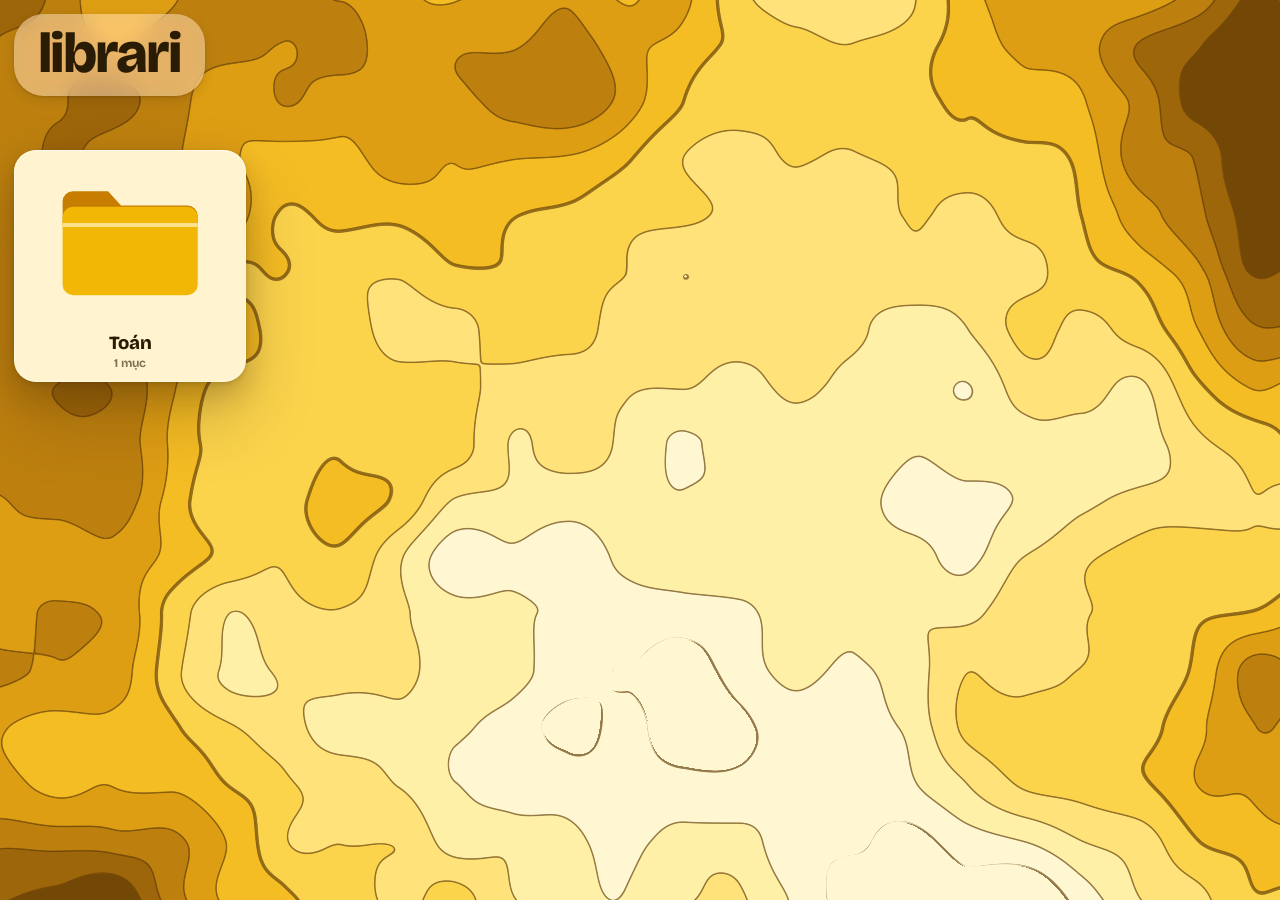
<file: index.html>
<!doctype html>
<html lang="vi"><head><meta charset="utf-8">
<meta name="viewport" content="width=device-width,initial-scale=1,viewport-fit=cover">
<title>librari</title>
<meta name="theme-color" content="#e9b92f">
<link rel="icon" href="data:image/svg+xml,%3Csvg xmlns='http://www.w3.org/2000/svg' viewBox='0 0 32 32'%3E%3Crect width='32' height='32' rx='8' fill='%23e9b92f'/%3E%3Cpath d='M6 11h7l2 2h11v11H6z' fill='%235a3a00'/%3E%3C/svg%3E">
<link rel="preconnect" href="https://fonts.googleapis.com"><link rel="preconnect" href="https://fonts.gstatic.com" crossorigin><link rel="stylesheet" href="https://fonts.googleapis.com/css2?family=Bricolage+Grotesque:opsz,wght@12..96,400;12..96,600;12..96,700;12..96,800&display=swap">
<link rel="stylesheet" href="css/style.css?v=4">
</head><body>
<svg width="0" height="0" style="position:absolute"><defs id="defs"></defs></svg>
<canvas id="cv"></canvas>
<main id="stage"><div id="track"></div></main>
<div id="top" class="glass"><h1 id="ttl">librari</h1></div>
<button class="bt glass" id="back">Quay lại</button>
<button id="sec" aria-label="Đăng nhập"></button>
<div id="tools"><button class="bt glass" id="add">Tải lên</button><button class="bt glass" id="nf">Thư mục</button><button class="bt glass" id="out">Thoát</button></div>
<input type="file" id="fi" accept=".html,.htm,text/html" multiple hidden>
<div id="view"><div id="vb"><button class="bt" id="vf" aria-label="Toàn màn hình"><svg viewBox="0 0 24 24"><path d="M4 9V4h5M20 9V4h-5M4 15v5h5M20 15v5h-5"/></svg></button><button class="bt" id="vx" aria-label="Đóng"><svg viewBox="0 0 24 24"><path d="M5 5l14 14M19 5L5 19"/></svg></button></div></div>
<script src="js/util.js?v=4"></script>
<script src="js/config.js?v=4"></script>
<script src="js/glass.js?v=4"></script>
<script src="js/shader.js?v=4"></script>
<script src="js/track.js?v=4"></script>
<script src="js/viewer.js?v=4"></script>
<script src="js/admin.js?v=4"></script>
<script src="js/main.js?v=4"></script>
</body></html>
</file>
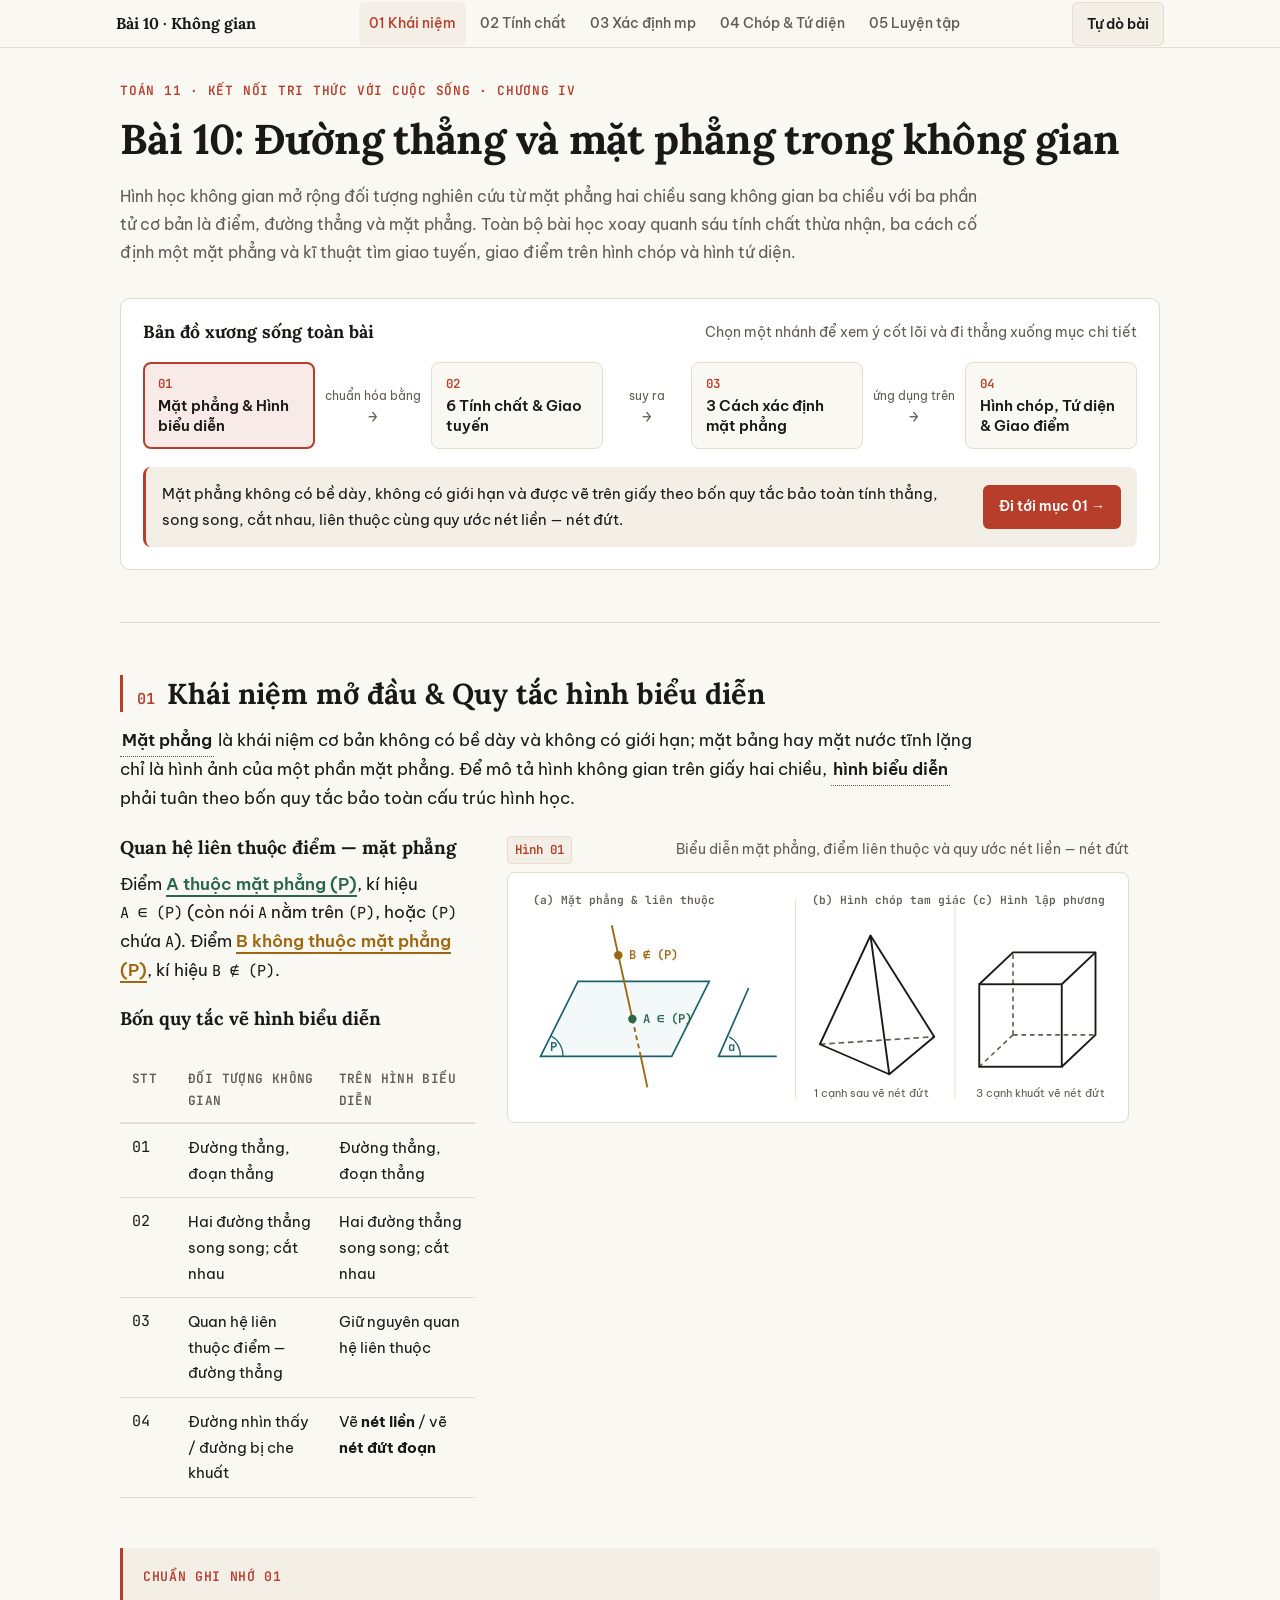
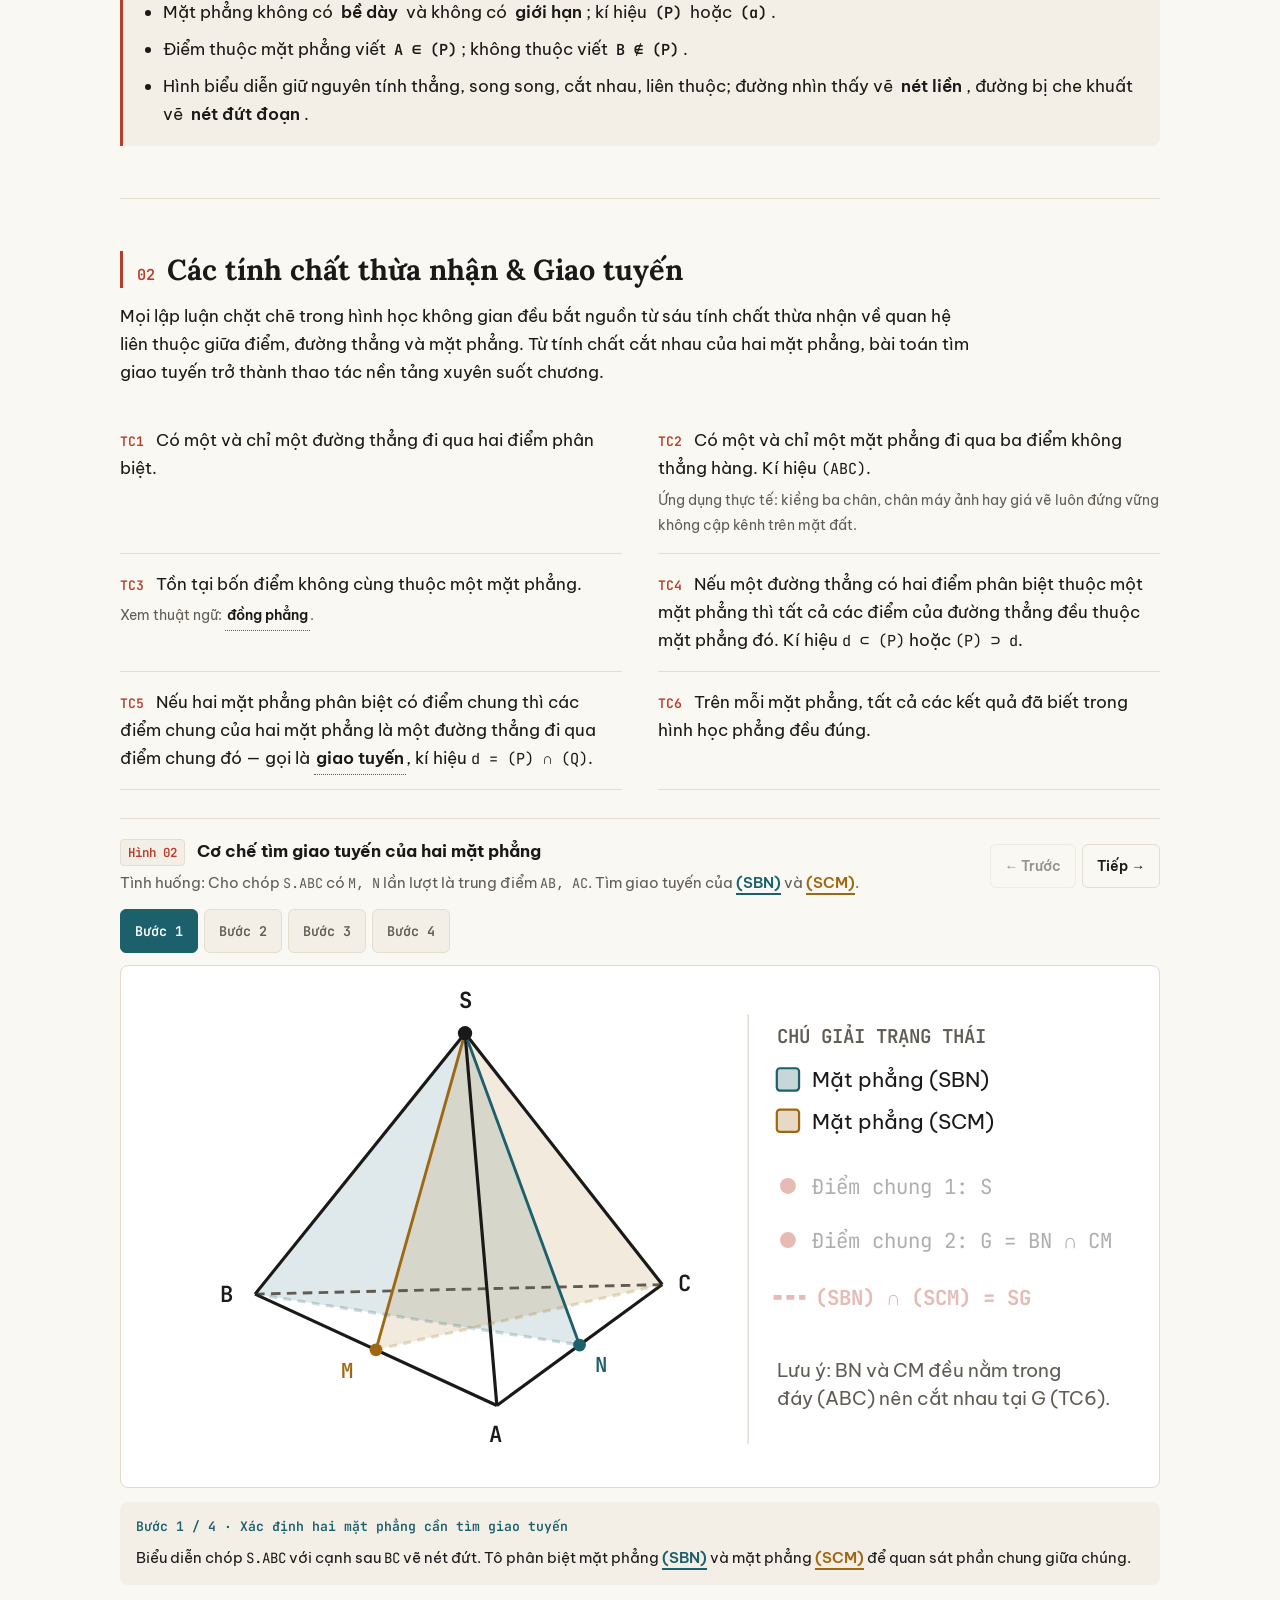
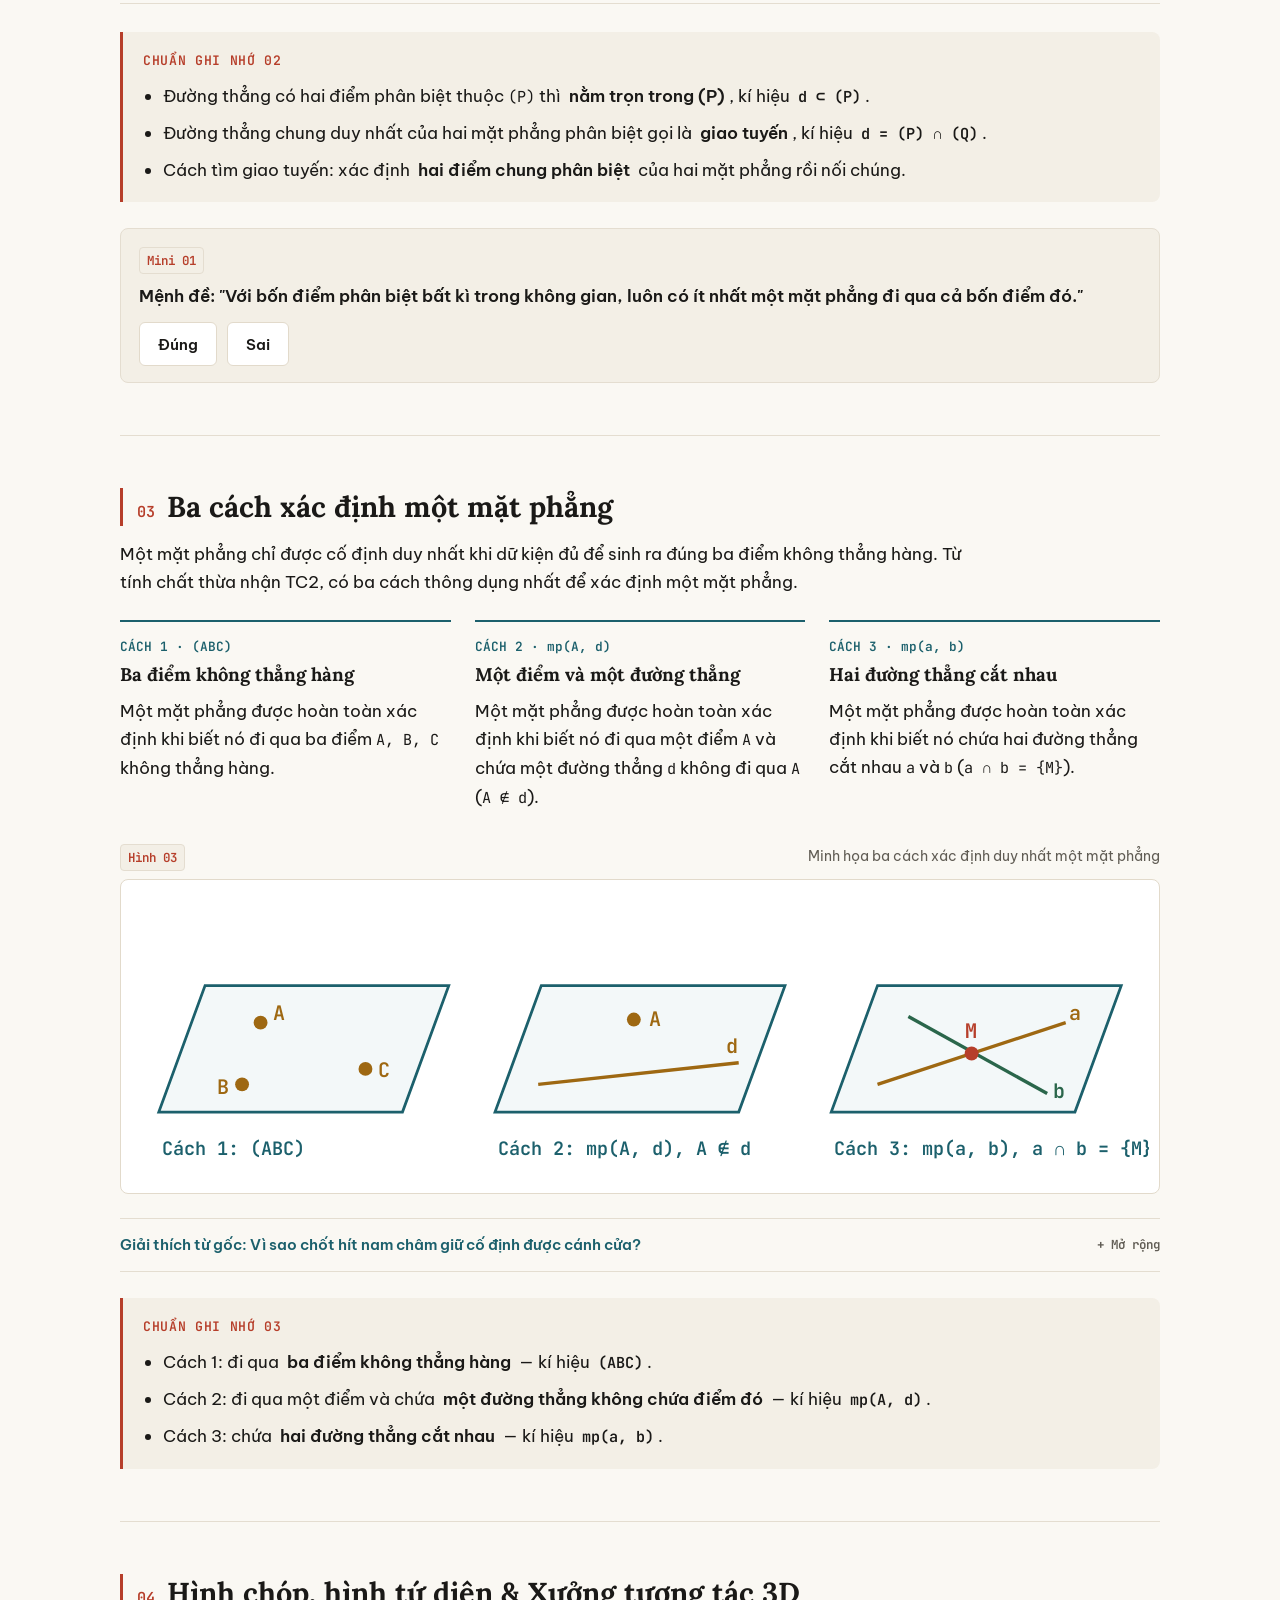
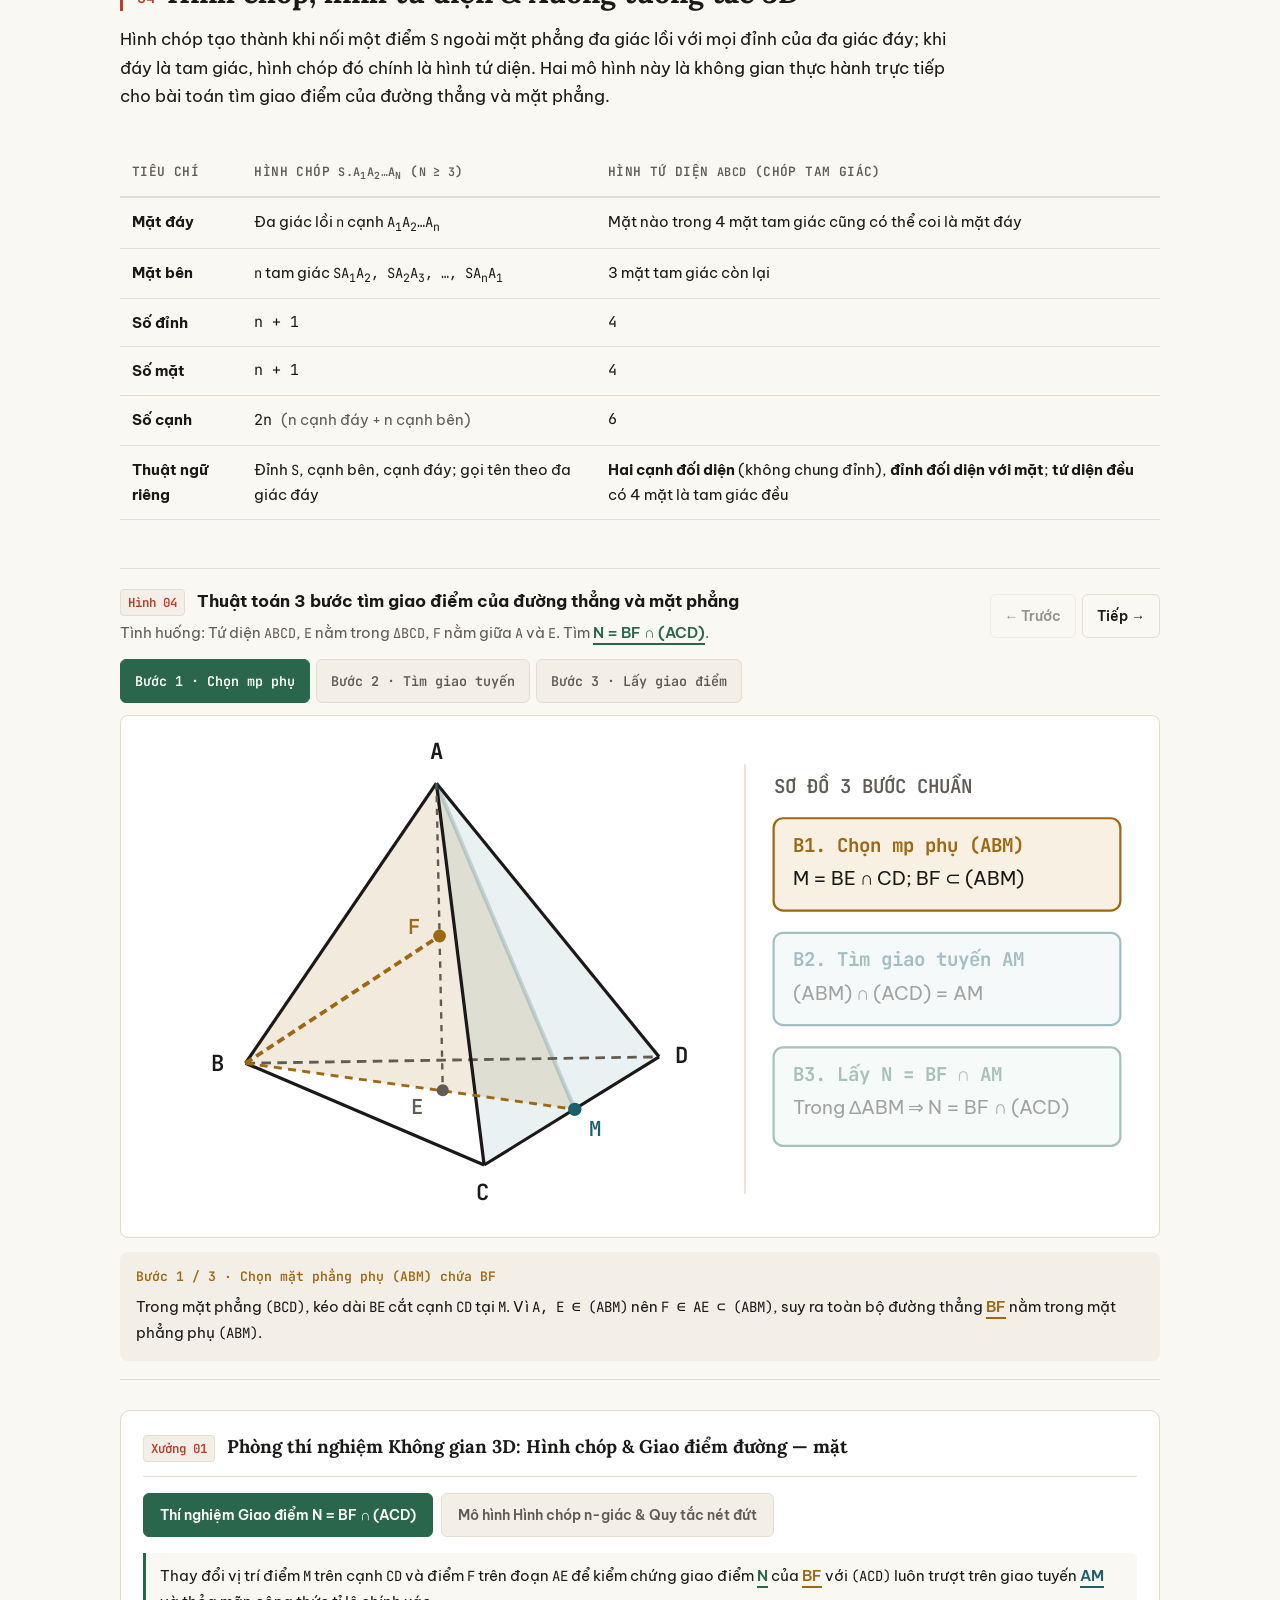
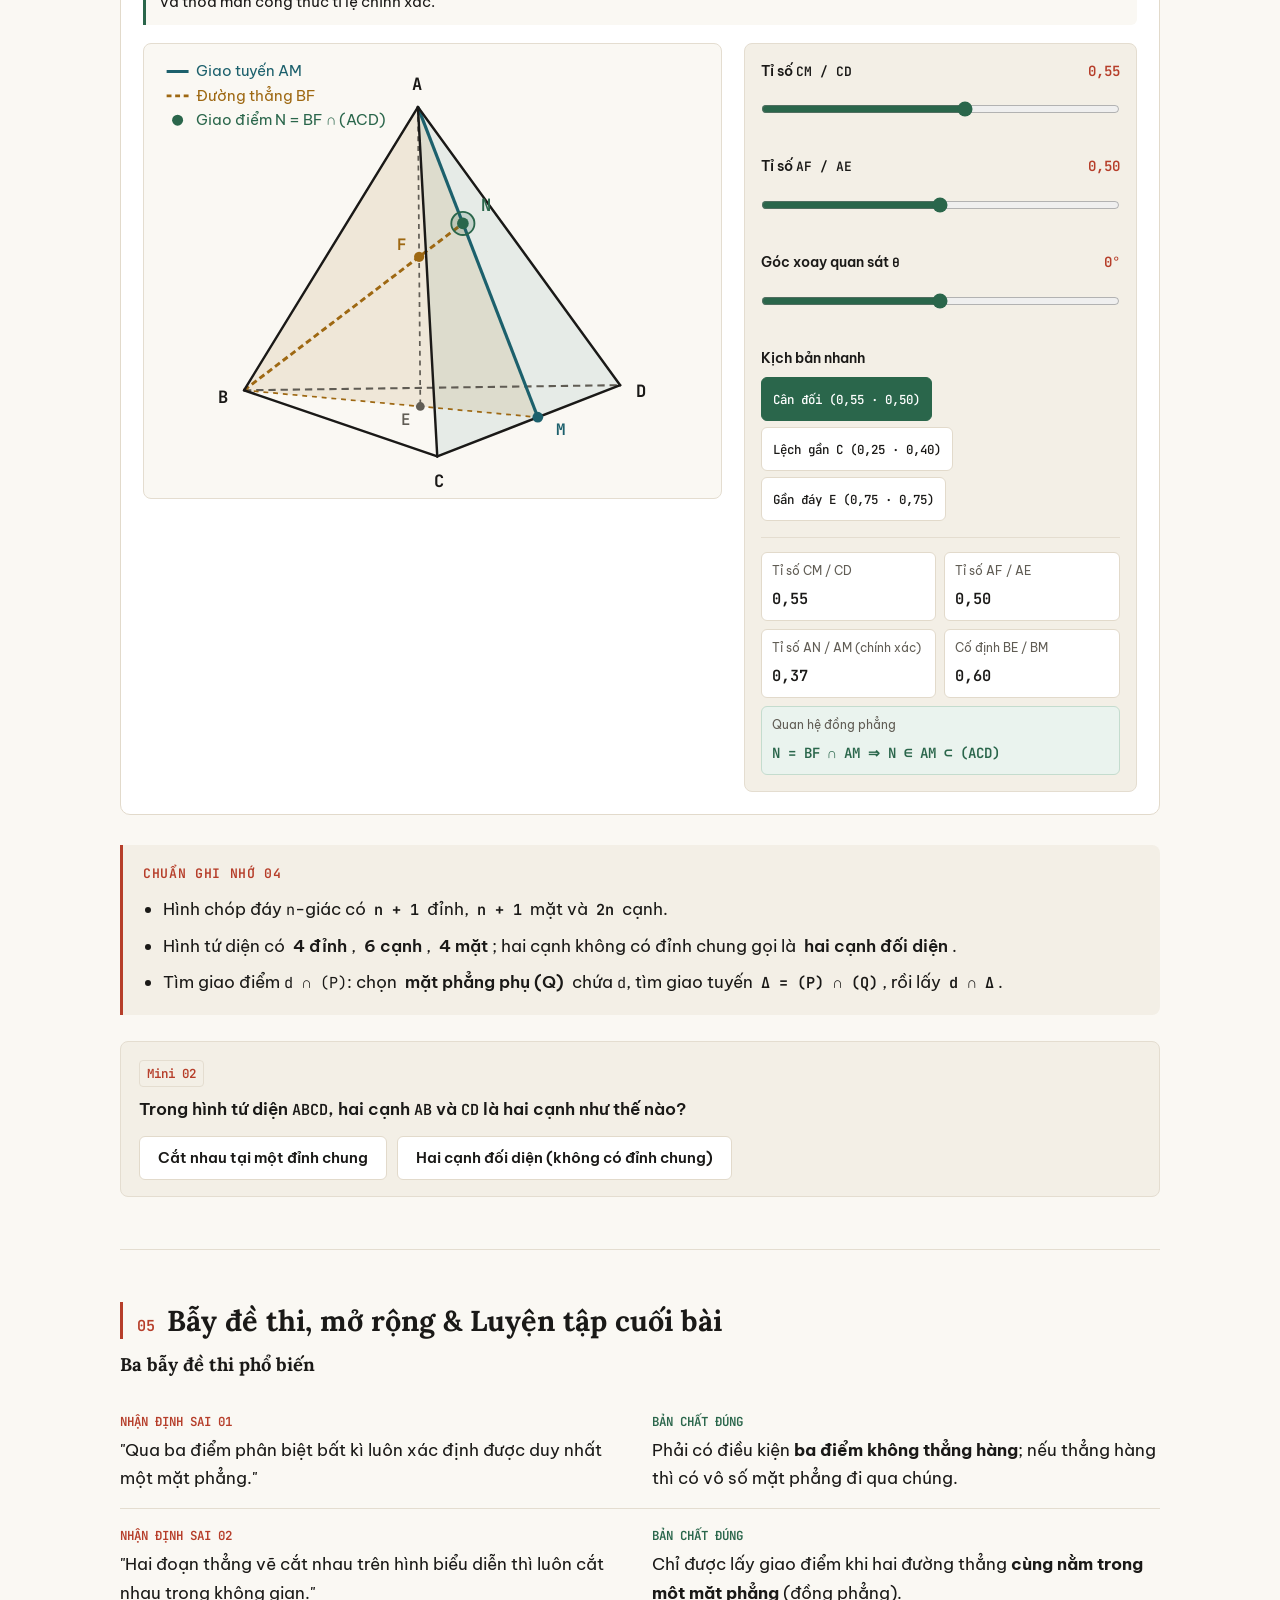
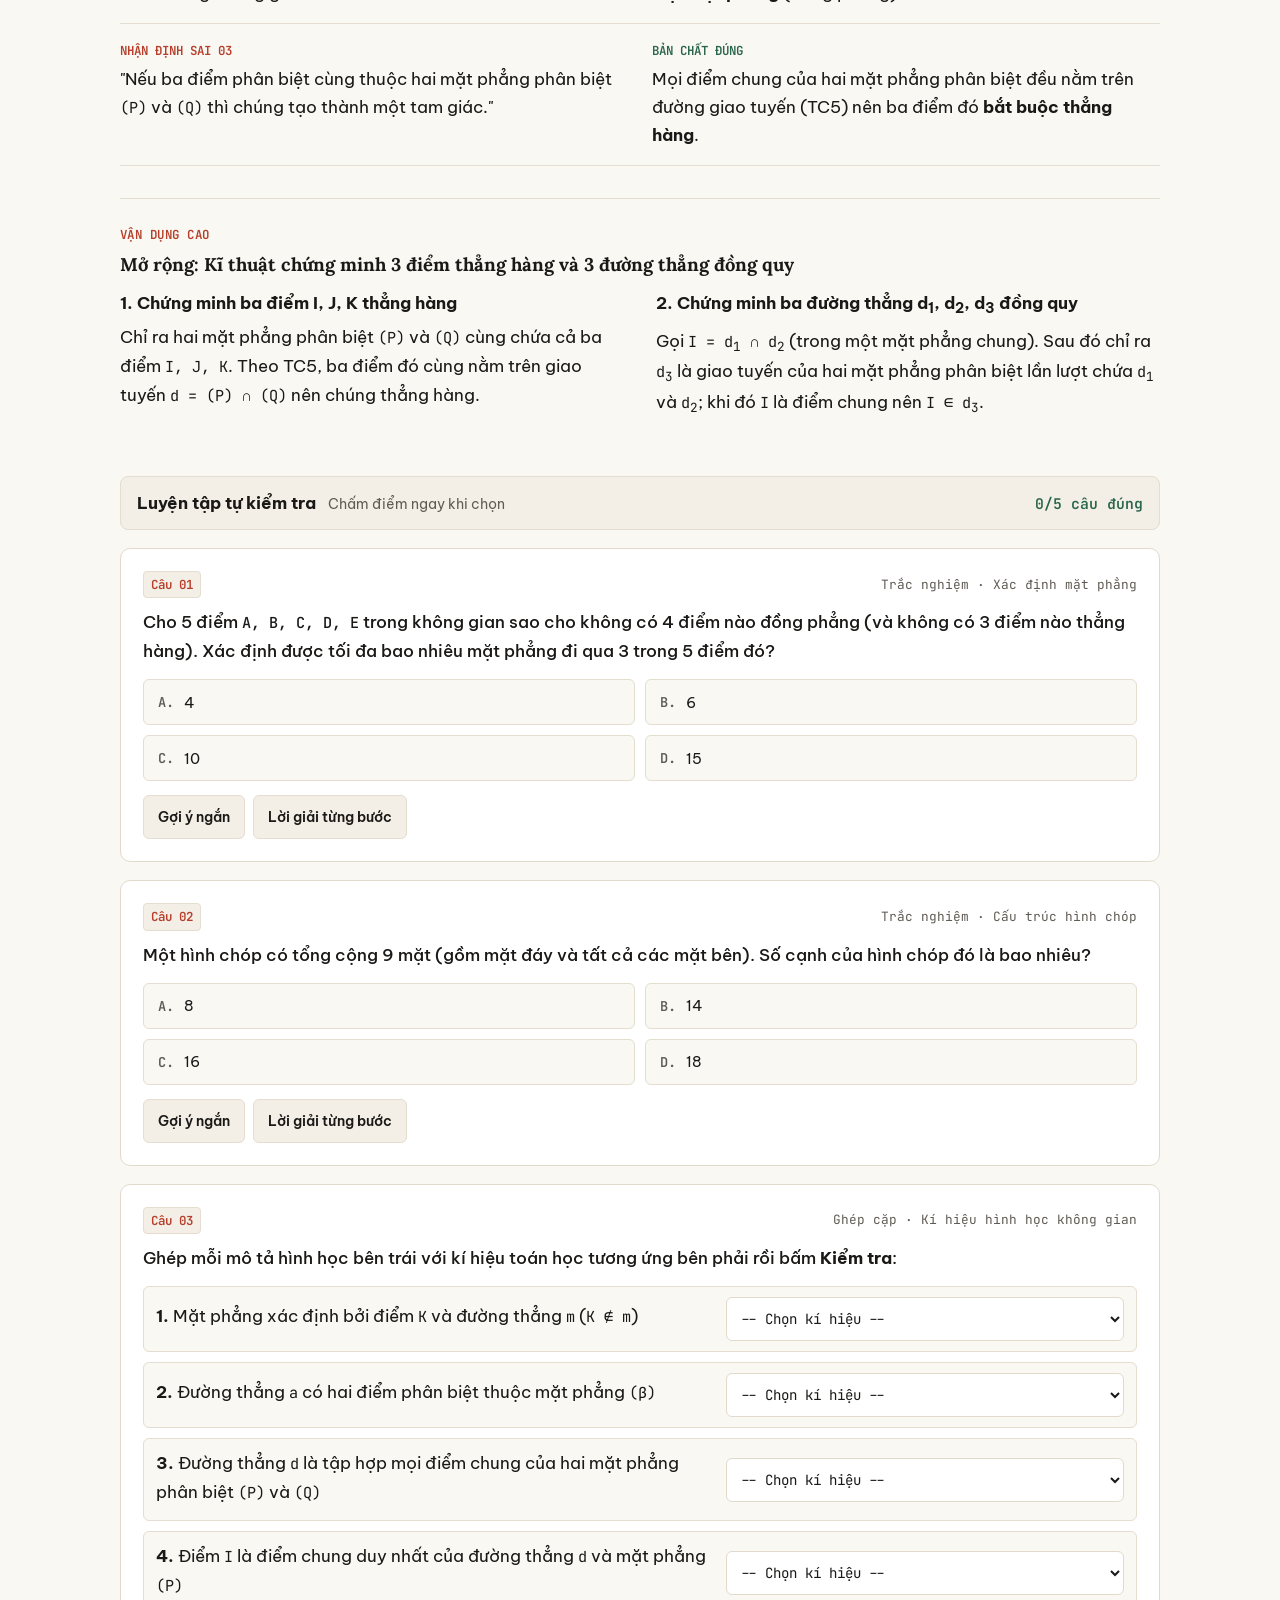
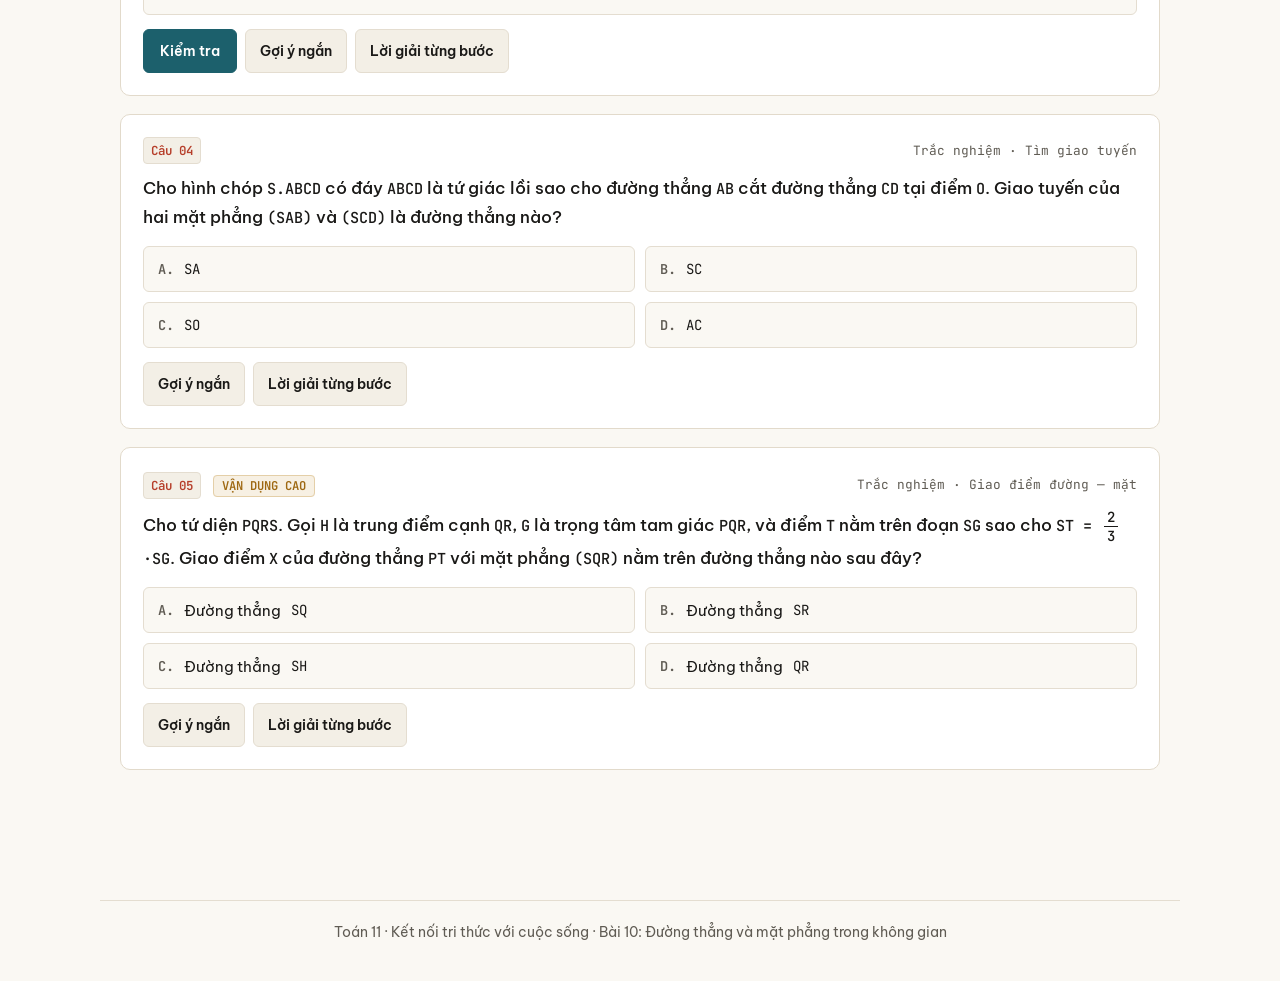
<file: files/mwtirwy44933.html>
<!DOCTYPE html>
<html lang="vi">
<head>
  <meta charset="UTF-8" />
  <meta name="viewport" content="width=device-width, initial-scale=1.0" />
  <title>Toán 11 · Bài 10: Đường thẳng và mặt phẳng trong không gian</title>
  <link rel="preconnect" href="https://fonts.googleapis.com" />
  <link rel="preconnect" href="https://fonts.gstatic.com" crossorigin />
  <link href="https://fonts.googleapis.com/css2?family=Be+Vietnam+Pro:ital,wght@0,400;0,500;0,600;0,700;1,400&family=JetBrains+Mono:wght@400;500;600&family=Lora:ital,wght@0,600;0,700;1,500&display=swap" rel="stylesheet" />
  <style>
    /* ============================================================
       DESIGN TOKENS — EDITORIAL LIGHT MODE (PHẲNG, ẤM, SẮC NÉT)
       ============================================================ */
    :root {
      --bg-paper: #FAF8F3;
      --bg-card: #FFFFFF;
      --bg-tray: #F3EFE6;
      --border-hairline: #E4DDD0;
      --border-card: #E2DACB;
      --text-main: #1A1917;
      --text-muted: #605C54;
      --accent-red: #B63E2A;
      --accent-red-soft: #F7EAE7;
      --sem-blue: #1C606C;      /* Mặt phẳng / Giao tuyến */
      --sem-blue-soft: #E9F2F4;
      --sem-amber: #9E6812;     /* Đường thẳng / Điểm chung */
      --sem-amber-soft: #F7F0E3;
      --sem-green: #2A664B;     /* Giao điểm / Tứ diện / Đúng */
      --sem-green-soft: #EAF3EE;

      --font-serif: 'Lora', Georgia, 'Times New Roman', serif;
      --font-sans: 'Be Vietnam Pro', -apple-system, BlinkMacSystemFont, 'Segoe UI', Roboto, sans-serif;
      --font-mono: 'JetBrains Mono', ui-monospace, SFMono-Regular, Menlo, Consolas, monospace;

      --nav-h: 48px;
      --radius-card: 10px;
      --radius-ctrl: 6px;
    }

    *, *::before, *::after {
      box-sizing: border-box;
    }

    html {
      scroll-behavior: smooth;
      scroll-padding-top: 68px;
      background-color: var(--bg-paper);
      color: var(--text-main);
    }

    body {
      margin: 0;
      padding: 0;
      font-family: var(--font-sans);
      font-size: 16.5px;
      line-height: 1.7;
      background-color: var(--bg-paper);
      color: var(--text-main);
      -webkit-font-smoothing: antialiased;
      overflow-x: hidden;
    }

    /* ============================================================
       TYPOGRAPHY & UTILITIES
       ============================================================ */
    h1, h2, h3, h4 {
      font-family: var(--font-serif);
      color: var(--text-main);
      margin-top: 0;
      line-height: 1.3;
      font-weight: 700;
    }

    h1 {
      font-size: clamp(1.85rem, 3.6vw, 2.6rem);
      margin-bottom: 16px;
      letter-spacing: -0.015em;
    }

    h2 {
      font-size: clamp(1.4rem, 2.4vw, 1.8rem);
      margin-bottom: 14px;
    }

    h3 {
      font-size: 1.15rem;
      margin-bottom: 10px;
    }

    p {
      margin-top: 0;
      margin-bottom: 14px;
    }

    .mono {
      font-family: var(--font-mono);
      font-variant-numeric: tabular-nums;
    }

    .code-tag {
      display: inline-block;
      font-family: var(--font-mono);
      font-size: 0.78rem;
      font-weight: 600;
      letter-spacing: 0.04em;
      color: var(--accent-red);
      text-transform: uppercase;
    }

    .id-badge {
      display: inline-flex;
      align-items: center;
      font-family: var(--font-mono);
      font-size: 0.78rem;
      font-weight: 600;
      color: var(--accent-red);
      background-color: var(--bg-tray);
      border: 1px solid var(--border-hairline);
      border-radius: 4px;
      padding: 2px 7px;
      vertical-align: middle;
      font-variant-numeric: tabular-nums;
    }

    .math {
      font-family: var(--font-mono);
      font-size: 0.92em;
      font-variant-numeric: tabular-nums;
      white-space: nowrap;
    }

    .frac {
      display: inline-flex;
      flex-direction: column;
      align-items: center;
      vertical-align: middle;
      margin: 0 3px;
      font-family: var(--font-mono);
      font-size: 0.85em;
      line-height: 1.15;
    }

    .frac > span:first-child {
      border-bottom: 1px solid currentColor;
      padding: 0 3px 1px;
    }

    .frac > span:last-child {
      padding: 1px 3px 0;
    }

    /* Gạch chân ngữ nghĩa CHỈ dùng khi đồng màu với hình vẽ kế bên */
    .u-blue {
      border-bottom: 2px solid var(--sem-blue);
      color: var(--sem-blue);
      font-weight: 600;
      padding-bottom: 1px;
    }

    .u-amber {
      border-bottom: 2px solid var(--sem-amber);
      color: var(--sem-amber);
      font-weight: 600;
      padding-bottom: 1px;
    }

    .u-green {
      border-bottom: 2px solid var(--sem-green);
      color: var(--sem-green);
      font-weight: 600;
      padding-bottom: 1px;
    }

    .u-red {
      border-bottom: 2px solid var(--accent-red);
      color: var(--accent-red);
      font-weight: 600;
      padding-bottom: 1px;
    }

    /* Container chính */
    .page-wrap {
      max-width: 1080px;
      margin: 0 auto;
      padding: calc(var(--nav-h) + 32px) 20px 64px;
    }

    /* Phân tách giữa các mục lớn trực tiếp trên nền giấy */
    .lesson-section {
      padding-top: 52px;
      margin-top: 52px;
      border-top: 1px solid var(--border-hairline);
    }

    .section-head {
      display: flex;
      align-items: baseline;
      gap: 12px;
      margin-bottom: 14px;
      padding-left: 14px;
      border-left: 3px solid var(--accent-red);
    }

    .section-num {
      font-family: var(--font-mono);
      font-size: 0.95rem;
      font-weight: 600;
      color: var(--accent-red);
      flex-shrink: 0;
    }

    .section-head h2 {
      margin-bottom: 0;
    }

    .lead-copy {
      max-width: 78ch;
      color: var(--text-main);
      margin-bottom: 24px;
    }

    /* ============================================================
       THANH ĐIỀU HƯỚNG ĐỈNH (48PX) & THANH TIẾN ĐỘ ĐỌC (2PX)
       ============================================================ */
    .top-nav {
      position: fixed;
      top: 0;
      left: 0;
      right: 0;
      height: var(--nav-h);
      background-color: var(--bg-paper);
      border-bottom: 1px solid var(--border-hairline);
      z-index: 1000;
    }

    .top-nav-inner {
      max-width: 1080px;
      height: 100%;
      margin: 0 auto;
      padding: 0 16px;
      display: flex;
      align-items: center;
      justify-content: space-between;
      gap: 12px;
    }

    .nav-brand {
      font-family: var(--font-serif);
      font-weight: 700;
      font-size: 0.98rem;
      color: var(--text-main);
      text-decoration: none;
      white-space: nowrap;
      flex-shrink: 0;
    }

    .nav-links {
      display: flex;
      align-items: center;
      gap: 4px;
      list-style: none;
      margin: 0;
      padding: 0;
    }

    .nav-links a {
      display: inline-flex;
      align-items: center;
      height: 44px;
      padding: 0 10px;
      font-size: 0.86rem;
      font-weight: 500;
      color: var(--text-muted);
      text-decoration: none;
      border-radius: var(--radius-ctrl);
      white-space: nowrap;
      transition: color 0.15s ease, background-color 0.15s ease;
    }

    .nav-links a:hover,
    .nav-links a.active {
      color: var(--accent-red);
      background-color: var(--bg-tray);
    }

    .nav-actions {
      display: flex;
      align-items: center;
      gap: 8px;
      flex-shrink: 0;
    }

    .btn-nav {
      display: inline-flex;
      align-items: center;
      justify-content: center;
      min-height: 44px;
      padding: 0 14px;
      font-family: var(--font-sans);
      font-size: 0.86rem;
      font-weight: 600;
      color: var(--text-main);
      background-color: var(--bg-tray);
      border: 1px solid var(--border-hairline);
      border-radius: var(--radius-ctrl);
      cursor: pointer;
      white-space: nowrap;
      transition: background-color 0.15s ease, color 0.15s ease, border-color 0.15s ease;
    }

    .btn-nav:hover {
      border-color: var(--text-muted);
    }

    .btn-nav.is-active {
      background-color: var(--accent-red);
      color: #FFFFFF;
      border-color: var(--accent-red);
    }

    .btn-toc-mobile {
      display: none;
    }

    .mobile-drawer {
      display: none;
      position: fixed;
      top: var(--nav-h);
      left: 0;
      right: 0;
      background-color: var(--bg-paper);
      border-bottom: 1px solid var(--border-hairline);
      padding: 8px 16px 14px;
      z-index: 999;
    }

    .mobile-drawer.open {
      display: block;
    }

    .mobile-drawer a {
      display: flex;
      align-items: center;
      min-height: 44px;
      padding: 0 10px;
      font-size: 0.95rem;
      font-weight: 500;
      color: var(--text-main);
      text-decoration: none;
      border-bottom: 1px solid var(--border-hairline);
    }

    .mobile-drawer a:last-child {
      border-bottom: none;
    }

    .progress-track {
      position: absolute;
      bottom: -1px;
      left: 0;
      right: 0;
      height: 2px;
      background: transparent;
      pointer-events: none;
    }

    .progress-bar {
      height: 100%;
      width: 0%;
      background-color: var(--accent-red);
      transition: width 0.08s linear;
    }

    @media (max-width: 899px) {
      .nav-links {
        display: none;
      }
      .btn-toc-mobile {
        display: inline-flex;
      }
    }

    /* ============================================================
       BÌA CHƯƠNG & BẢN ĐỒ XƯƠNG SỐNG ĐẦU TRANG
       ============================================================ */
    .hero {
      margin-bottom: 32px;
    }

    .hero-kicker {
      font-family: var(--font-mono);
      font-size: 0.8rem;
      font-weight: 600;
      letter-spacing: 0.06em;
      color: var(--accent-red);
      margin-bottom: 10px;
      display: block;
    }

    .hero-lead {
      max-width: 78ch;
      color: var(--text-muted);
      font-size: 1.03rem;
      margin-bottom: 0;
    }

    /* Thẻ chọn lọc: Bản đồ xương sống */
    .surface-card {
      background-color: var(--bg-card);
      border: 1px solid var(--border-card);
      border-radius: var(--radius-card);
      padding: 22px;
    }

    .map-header {
      display: flex;
      align-items: center;
      justify-content: space-between;
      flex-wrap: wrap;
      gap: 8px;
      margin-bottom: 18px;
    }

    .map-title {
      font-family: var(--font-serif);
      font-size: 1.1rem;
      font-weight: 700;
      margin: 0;
    }

    .map-hint {
      font-size: 0.85rem;
      color: var(--text-muted);
    }

    .concept-chain {
      display: grid;
      grid-template-columns: 1fr auto 1fr auto 1fr auto 1fr;
      align-items: stretch;
      gap: 8px;
      margin-bottom: 18px;
    }

    .concept-node {
      display: flex;
      flex-direction: column;
      align-items: flex-start;
      justify-content: center;
      text-align: left;
      min-height: 76px;
      padding: 12px 14px;
      background-color: var(--bg-paper);
      border: 1px solid var(--border-hairline);
      border-radius: 8px;
      cursor: pointer;
      font-family: var(--font-sans);
      color: var(--text-main);
      transition: border-color 0.15s ease, background-color 0.15s ease;
    }

    .concept-node:hover {
      border-color: var(--text-muted);
    }

    .concept-node.selected {
      background-color: var(--accent-red-soft);
      border: 2px solid var(--accent-red);
      padding: 11px 13px;
    }

    .node-code {
      font-family: var(--font-mono);
      font-size: 0.78rem;
      font-weight: 600;
      color: var(--accent-red);
      margin-bottom: 4px;
    }

    .node-label {
      font-size: 0.92rem;
      font-weight: 600;
      line-height: 1.35;
    }

    .concept-connector {
      display: flex;
      flex-direction: column;
      align-items: center;
      justify-content: center;
      padding: 0 2px;
      color: var(--text-muted);
      font-size: 0.74rem;
      text-align: center;
      min-width: 72px;
    }

    .connector-arrow {
      font-family: var(--font-mono);
      font-size: 1rem;
      color: var(--text-muted);
      line-height: 1;
      margin-top: 3px;
    }

    .connector-arrow-down {
      display: none;
    }

    .map-detail {
      display: flex;
      align-items: center;
      justify-content: space-between;
      flex-wrap: wrap;
      gap: 14px;
      background-color: var(--bg-tray);
      border-radius: 8px;
      padding: 14px 16px;
      border-left: 3px solid var(--accent-red);
    }

    .map-detail-text {
      margin: 0;
      flex: 1 1 320px;
      font-size: 0.96rem;
    }

    .btn-jump {
      display: inline-flex;
      align-items: center;
      justify-content: center;
      min-height: 44px;
      padding: 0 16px;
      background-color: var(--accent-red);
      color: #FFFFFF;
      text-decoration: none;
      font-weight: 600;
      font-size: 0.88rem;
      border-radius: var(--radius-ctrl);
      white-space: nowrap;
    }

    .btn-jump:hover {
      background-color: #9A3221;
    }

    @media (max-width: 899px) {
      .concept-chain {
        grid-template-columns: 1fr;
        gap: 6px;
      }
      .concept-connector {
        flex-direction: row;
        justify-content: flex-start;
        gap: 8px;
        padding: 2px 12px;
        min-width: auto;
      }
      .connector-arrow-right {
        display: none;
      }
      .connector-arrow-down {
        display: inline;
        margin-top: 0;
      }
    }

    /* ============================================================
       BỐ CỤC 2 CỘT & 3 CỘT ĐAN XEN
       ============================================================ */
    .grid-2 {
      display: grid;
      grid-template-columns: 1fr 1fr;
      gap: 32px;
      align-items: start;
    }

    .grid-2-wide-right {
      display: grid;
      grid-template-columns: 0.92fr 1.08fr;
      gap: 32px;
      align-items: start;
    }

    .grid-3 {
      display: grid;
      grid-template-columns: repeat(3, 1fr);
      gap: 24px;
    }

    @media (max-width: 899px) {
      .grid-2,
      .grid-2-wide-right,
      .grid-3 {
        grid-template-columns: 1fr;
        gap: 22px;
      }
    }

    /* ============================================================
       THUẬT NGỮ BẤM MỞ TẠI CHỖ (GLOSSARY TERM)
       ============================================================ */
    .term-btn {
      display: inline;
      font-family: inherit;
      font-size: inherit;
      font-weight: 600;
      color: var(--text-main);
      background: transparent;
      border: none;
      border-bottom: 1.5px dotted var(--text-muted);
      padding: 6px 2px 2px;
      margin: -6px 0 -2px;
      cursor: pointer;
      line-height: inherit;
    }

    .term-btn:hover,
    .term-btn[aria-expanded="true"] {
      color: var(--accent-red);
      border-bottom-color: var(--accent-red);
    }

    .term-drawer {
      display: none;
      margin: 12px 0 18px;
      padding: 12px 16px;
      background-color: var(--bg-tray);
      border-left: 2px solid var(--text-muted);
      border-radius: 0 6px 6px 0;
      font-size: 0.93rem;
      color: var(--text-main);
    }

    .term-drawer.open {
      display: block;
    }

    .term-drawer-title {
      font-family: var(--font-mono);
      font-size: 0.78rem;
      font-weight: 600;
      color: var(--text-muted);
      text-transform: uppercase;
      margin-bottom: 4px;
      display: block;
    }

    /* ============================================================
       BẢNG BIỂU & DANH SÁCH TRỰC TIẾP TRÊN NỀN GIẤY
       ============================================================ */
    .editorial-table {
      width: 100%;
      border-collapse: collapse;
      margin: 16px 0 24px;
      font-size: 0.94rem;
    }

    .editorial-table th,
    .editorial-table td {
      text-align: left;
      padding: 11px 12px;
      border-bottom: 1px solid var(--border-hairline);
      vertical-align: top;
    }

    .editorial-table th {
      font-family: var(--font-mono);
      font-size: 0.8rem;
      font-weight: 600;
      color: var(--text-muted);
      text-transform: uppercase;
      letter-spacing: 0.03em;
      border-bottom: 2px solid var(--border-hairline);
    }

    .table-scroll {
      width: 100%;
      overflow-x: auto;
      -webkit-overflow-scrolling: touch;
    }

    .axiom-list {
      display: grid;
      grid-template-columns: repeat(2, 1fr);
      gap: 0 36px;
      margin: 18px 0 28px;
    }

    @media (max-width: 899px) {
      .axiom-list {
        grid-template-columns: 1fr;
      }
    }

    .axiom-item {
      padding: 16px 0;
      border-bottom: 1px solid var(--border-hairline);
    }

    .axiom-code {
      font-family: var(--font-mono);
      font-size: 0.82rem;
      font-weight: 600;
      color: var(--accent-red);
      margin-right: 8px;
    }

    .axiom-note {
      display: block;
      font-size: 0.9rem;
      color: var(--text-muted);
      margin-top: 5px;
    }

    /* 3 Cách xác định mặt phẳng trên nền giấy */
    .way-col {
      padding-top: 14px;
      border-top: 2px solid var(--sem-blue);
    }

    .way-code {
      font-family: var(--font-mono);
      font-size: 0.8rem;
      font-weight: 600;
      color: var(--sem-blue);
      display: block;
      margin-bottom: 6px;
    }

    /* ============================================================
       KHUNG CHUẨN GHI NHỚ & CHẾ ĐỘ TỰ DÒ BÀI (.cloak)
       ============================================================ */
    .memory-box {
      margin: 26px 0;
      padding: 18px 20px;
      background-color: var(--bg-tray);
      border-left: 3px solid var(--accent-red);
      border-radius: 0 8px 8px 0;
    }

    .memory-header {
      display: flex;
      align-items: center;
      justify-content: space-between;
      gap: 10px;
      margin-bottom: 10px;
    }

    .memory-title {
      font-family: var(--font-mono);
      font-size: 0.82rem;
      font-weight: 600;
      color: var(--accent-red);
      text-transform: uppercase;
      letter-spacing: 0.05em;
    }

    .memory-list {
      margin: 0;
      padding-left: 20px;
    }

    .memory-list li {
      margin-bottom: 8px;
    }

    .memory-list li:last-child {
      margin-bottom: 0;
    }

    /* Thẻ che từ khóa khi bật Tự dò bài */
    .cloak {
      font-weight: 600;
      border-radius: 4px;
      padding: 1px 4px;
      transition: background-color 0.15s ease, color 0.15s ease;
    }

    body.quiz-mode .cloak {
      display: inline-block;
      min-height: 28px;
      background-color: var(--border-hairline);
      color: transparent;
      cursor: pointer;
      user-select: none;
      border: 1px dashed #B5AA96;
      padding: 0 8px;
    }

    body.quiz-mode .cloak:hover {
      background-color: #DCD3C2;
    }

    body.quiz-mode .cloak.revealed {
      background-color: var(--accent-red-soft);
      color: var(--accent-red);
      border: 1px solid var(--accent-red);
    }

    .quiz-banner {
      display: none;
      margin-bottom: 20px;
      padding: 10px 14px;
      background-color: var(--accent-red-soft);
      border: 1px solid var(--accent-red);
      border-radius: 8px;
      font-size: 0.9rem;
      color: var(--accent-red);
      font-weight: 500;
    }

    body.quiz-mode .quiz-banner {
      display: block;
    }

    /* ============================================================
       KHUNG HÌNH VẼ SVG & KHUNG KỂ CHUYỆN TỪNG BƯỚC
       ============================================================ */
    .figure-block {
      margin: 18px 0 24px;
    }

    .figure-caption {
      display: flex;
      align-items: center;
      justify-content: space-between;
      flex-wrap: wrap;
      gap: 8px;
      margin-bottom: 8px;
      font-size: 0.88rem;
      color: var(--text-muted);
    }

    .svg-scroll {
      width: 100%;
      overflow-x: auto;
      -webkit-overflow-scrolling: touch;
      background-color: var(--bg-card);
      border: 1px solid var(--border-card);
      border-radius: 8px;
      padding: 10px;
    }

    .svg-scroll svg {
      display: block;
      margin: 0 auto;
    }

    .svg-scroll.min-600 svg {
      min-width: 600px;
      width: 100%;
      height: auto;
    }

    .svg-scroll.min-620 svg {
      min-width: 620px;
      width: 100%;
      height: auto;
    }

    /* Kể chuyện từng bước */
    .stepper-wrap {
      margin: 24px 0 28px;
      padding: 18px 0;
      border-top: 1px solid var(--border-hairline);
      border-bottom: 1px solid var(--border-hairline);
    }

    .stepper-top {
      display: flex;
      align-items: center;
      justify-content: space-between;
      flex-wrap: wrap;
      gap: 12px;
      margin-bottom: 14px;
    }

    .step-pills {
      display: flex;
      flex-wrap: wrap;
      gap: 6px;
    }

    .step-pill {
      min-height: 44px;
      padding: 0 14px;
      font-family: var(--font-mono);
      font-size: 0.84rem;
      font-weight: 600;
      background-color: var(--bg-tray);
      color: var(--text-muted);
      border: 1px solid var(--border-hairline);
      border-radius: var(--radius-ctrl);
      cursor: pointer;
    }

    .step-pill:hover {
      color: var(--text-main);
      border-color: var(--text-muted);
    }

    .step-pill.active-blue {
      background-color: var(--sem-blue);
      color: #FFFFFF;
      border-color: var(--sem-blue);
    }

    .step-pill.active-green {
      background-color: var(--sem-green);
      color: #FFFFFF;
      border-color: var(--sem-green);
    }

    .step-nav-pair {
      display: flex;
      gap: 6px;
    }

    .btn-step-nav {
      min-height: 44px;
      padding: 0 14px;
      font-family: var(--font-sans);
      font-size: 0.86rem;
      font-weight: 600;
      background-color: var(--bg-paper);
      color: var(--text-main);
      border: 1px solid var(--border-hairline);
      border-radius: var(--radius-ctrl);
      cursor: pointer;
    }

    .btn-step-nav:disabled {
      opacity: 0.45;
      cursor: not-allowed;
    }

    .step-explanation {
      margin-top: 14px;
      padding: 14px 16px;
      background-color: var(--bg-tray);
      border-radius: 8px;
      font-size: 0.96rem;
    }

    .step-exp-head {
      font-family: var(--font-mono);
      font-size: 0.82rem;
      font-weight: 600;
      margin-bottom: 6px;
      display: block;
    }

    /* ============================================================
       MỤC GẬP GIẢI THÍCH TỪ GỐC (<details>)
       ============================================================ */
    details.deep-note {
      margin: 20px 0 24px;
      border-top: 1px solid var(--border-hairline);
      border-bottom: 1px solid var(--border-hairline);
      padding: 4px 0;
    }

    details.deep-note summary {
      min-height: 44px;
      display: flex;
      align-items: center;
      justify-content: space-between;
      font-weight: 600;
      font-size: 0.96rem;
      color: var(--sem-blue);
      cursor: pointer;
      list-style: none;
      padding: 6px 0;
    }

    details.deep-note summary::-webkit-details-marker {
      display: none;
    }

    details.deep-note summary::after {
      content: "+ Mở rộng";
      font-family: var(--font-mono);
      font-size: 0.78rem;
      color: var(--text-muted);
      margin-left: 12px;
      flex-shrink: 0;
    }

    details.deep-note[open] summary::after {
      content: "− Thu gọn";
    }

    .deep-note-body {
      padding: 6px 0 14px;
      color: var(--text-main);
      font-size: 0.95rem;
    }

    /* ============================================================
       CHỐT NHANH GIỮA BÀI (MINI CHECK)
       ============================================================ */
    .mini-check {
      margin: 26px 0;
      padding: 16px 18px;
      background-color: var(--bg-tray);
      border: 1px solid var(--border-hairline);
      border-radius: 8px;
    }

    .mini-q {
      font-weight: 600;
      margin: 8px 0 12px;
    }

    .mini-actions {
      display: flex;
      flex-wrap: wrap;
      gap: 10px;
    }

    .btn-mini {
      min-height: 44px;
      padding: 8px 18px;
      font-family: var(--font-sans);
      font-size: 0.92rem;
      font-weight: 600;
      background-color: var(--bg-card);
      color: var(--text-main);
      border: 1px solid var(--border-card);
      border-radius: var(--radius-ctrl);
      cursor: pointer;
    }

    .btn-mini:hover {
      border-color: var(--text-muted);
    }

    .btn-mini.correct {
      background-color: var(--sem-green);
      color: #FFFFFF;
      border-color: var(--sem-green);
    }

    .btn-mini.wrong {
      background-color: var(--accent-red);
      color: #FFFFFF;
      border-color: var(--accent-red);
    }

    .mini-feedback {
      display: none;
      margin-top: 12px;
      font-size: 0.92rem;
      padding-top: 10px;
      border-top: 1px solid var(--border-hairline);
    }

    .mini-feedback.show {
      display: block;
    }

    /* ============================================================
       XƯỞNG TƯƠNG TÁC TRỌNG TÂM (XƯỞNG 01)
       ============================================================ */
    .lab-card {
      margin: 30px 0;
    }

    .lab-header {
      display: flex;
      align-items: center;
      justify-content: space-between;
      flex-wrap: wrap;
      gap: 12px;
      margin-bottom: 16px;
      padding-bottom: 14px;
      border-bottom: 1px solid var(--border-hairline);
    }

    .lab-tabs {
      display: flex;
      flex-wrap: wrap;
      gap: 8px;
      margin-bottom: 16px;
    }

    .lab-tab {
      min-height: 44px;
      padding: 0 16px;
      font-family: var(--font-sans);
      font-size: 0.9rem;
      font-weight: 600;
      background-color: var(--bg-tray);
      color: var(--text-muted);
      border: 1px solid var(--border-hairline);
      border-radius: var(--radius-ctrl);
      cursor: pointer;
    }

    .lab-tab.active-green {
      background-color: var(--sem-green);
      color: #FFFFFF;
      border-color: var(--sem-green);
    }

    .lab-tab.active-blue {
      background-color: var(--sem-blue);
      color: #FFFFFF;
      border-color: var(--sem-blue);
    }

    .lab-task {
      font-size: 0.95rem;
      color: var(--text-main);
      background-color: var(--bg-paper);
      border-left: 3px solid var(--sem-green);
      padding: 10px 14px;
      border-radius: 0 6px 6px 0;
      margin-bottom: 18px;
    }

    .lab-task.blue-border {
      border-left-color: var(--sem-blue);
    }

    .lab-layout {
      display: grid;
      grid-template-columns: 1.25fr 0.85fr;
      gap: 22px;
      align-items: start;
    }

    @media (max-width: 899px) {
      .lab-layout {
        grid-template-columns: 1fr;
      }
    }

    .lab-stage {
      background-color: var(--bg-paper);
      border: 1px solid var(--border-hairline);
      border-radius: 8px;
      padding: 8px;
      overflow-x: auto;
      -webkit-overflow-scrolling: touch;
    }

    .lab-stage svg {
      display: block;
      width: 100%;
      min-width: 310px;
      height: auto;
      margin: 0 auto;
    }

    .lab-controls {
      background-color: var(--bg-tray);
      border: 1px solid var(--border-hairline);
      border-radius: 8px;
      padding: 16px;
    }

    .ctrl-group {
      margin-bottom: 16px;
    }

    .ctrl-group:last-child {
      margin-bottom: 0;
    }

    .ctrl-label-row {
      display: flex;
      justify-content: space-between;
      align-items: baseline;
      font-size: 0.88rem;
      font-weight: 600;
      margin-bottom: 4px;
    }

    .ctrl-val {
      font-family: var(--font-mono);
      font-variant-numeric: tabular-nums;
      color: var(--accent-red);
    }

    /* Thanh trượt có vùng chạm tối thiểu 44px */
    input[type="range"].editorial-range {
      width: 100%;
      height: 44px;
      margin: 0;
      background: transparent;
      cursor: pointer;
      accent-color: var(--sem-green);
    }

    input[type="range"].editorial-range.range-blue {
      accent-color: var(--sem-blue);
    }

    .preset-row {
      display: flex;
      flex-wrap: wrap;
      gap: 6px;
      margin-top: 6px;
    }

    .btn-preset {
      min-height: 44px;
      padding: 6px 11px;
      font-family: var(--font-mono);
      font-size: 0.78rem;
      font-weight: 500;
      background-color: var(--bg-card);
      color: var(--text-main);
      border: 1px solid var(--border-card);
      border-radius: var(--radius-ctrl);
      cursor: pointer;
    }

    .btn-preset:hover {
      border-color: var(--text-muted);
    }

    .btn-preset.active-blue {
      background-color: var(--sem-blue);
      color: #FFFFFF;
      border-color: var(--sem-blue);
    }

    .btn-preset.active-green {
      background-color: var(--sem-green);
      color: #FFFFFF;
      border-color: var(--sem-green);
    }

    .readout-grid {
      display: grid;
      grid-template-columns: repeat(2, 1fr);
      gap: 8px;
      margin-top: 14px;
      padding-top: 14px;
      border-top: 1px solid var(--border-hairline);
    }

    .readout-cell {
      background-color: var(--bg-card);
      border: 1px solid var(--border-card);
      border-radius: 6px;
      padding: 8px 10px;
    }

    .readout-label {
      display: block;
      font-size: 0.76rem;
      color: var(--text-muted);
      margin-bottom: 2px;
    }

    .readout-num {
      font-family: var(--font-mono);
      font-size: 0.96rem;
      font-weight: 600;
      font-variant-numeric: tabular-nums;
      color: var(--text-main);
    }

    .readout-wide {
      grid-column: 1 / -1;
      background-color: var(--sem-green-soft);
      border-color: #C4DCCE;
    }

    .readout-wide .readout-num {
      color: var(--sem-green);
      font-size: 0.88rem;
    }

    .lab-panel {
      display: none;
    }

    .lab-panel.active {
      display: block;
    }

    /* ============================================================
       BẪY ĐỀ THI & MỞ RỘNG (TRỰC TIẾP TRÊN NỀN GIẤY)
       ============================================================ */
    .trap-list {
      margin: 18px 0 32px;
    }

    .trap-row {
      display: grid;
      grid-template-columns: 1fr 1fr;
      gap: 24px;
      padding: 16px 0;
      border-bottom: 1px solid var(--border-hairline);
    }

    @media (max-width: 899px) {
      .trap-row {
        grid-template-columns: 1fr;
        gap: 10px;
      }
    }

    .trap-label-wrong {
      font-family: var(--font-mono);
      font-size: 0.78rem;
      font-weight: 600;
      color: var(--accent-red);
      text-transform: uppercase;
      display: block;
      margin-bottom: 4px;
    }

    .trap-label-right {
      font-family: var(--font-mono);
      font-size: 0.78rem;
      font-weight: 600;
      color: var(--sem-green);
      text-transform: uppercase;
      display: block;
      margin-bottom: 4px;
    }

    .extension-block {
      margin: 28px 0 38px;
      padding: 20px 0 6px;
      border-top: 1px solid var(--border-hairline);
    }

    /* ============================================================
       LUYỆN TẬP CUỐI BÀI (5 THẺ TRẮNG)
       ============================================================ */
    .practice-bar {
      display: flex;
      align-items: center;
      justify-content: space-between;
      flex-wrap: wrap;
      gap: 12px;
      margin-bottom: 18px;
      padding: 12px 16px;
      background-color: var(--bg-tray);
      border-radius: 8px;
      border: 1px solid var(--border-hairline);
    }

    .score-pill {
      font-family: var(--font-mono);
      font-size: 0.92rem;
      font-weight: 600;
      color: var(--sem-green);
    }

    .q-card {
      margin-bottom: 18px;
    }

    .q-head {
      display: flex;
      align-items: center;
      justify-content: space-between;
      flex-wrap: wrap;
      gap: 8px;
      margin-bottom: 10px;
    }

    .vdc-tag {
      font-family: var(--font-mono);
      font-size: 0.76rem;
      font-weight: 600;
      color: var(--sem-amber);
      background-color: var(--sem-amber-soft);
      border: 1px solid #E4CFA8;
      border-radius: 4px;
      padding: 2px 8px;
      text-transform: uppercase;
    }

    .q-stem {
      font-weight: 500;
      margin-bottom: 14px;
    }

    .opt-grid {
      display: grid;
      grid-template-columns: repeat(2, 1fr);
      gap: 10px;
      margin-bottom: 14px;
    }

    @media (max-width: 640px) {
      .opt-grid {
        grid-template-columns: 1fr;
      }
    }

    .opt-btn {
      display: flex;
      align-items: center;
      gap: 10px;
      min-height: 46px;
      padding: 10px 14px;
      text-align: left;
      font-family: var(--font-sans);
      font-size: 0.95rem;
      background-color: var(--bg-paper);
      color: var(--text-main);
      border: 1px solid var(--border-hairline);
      border-radius: var(--radius-ctrl);
      cursor: pointer;
    }

    .opt-btn:hover {
      border-color: var(--text-muted);
    }

    .opt-key {
      font-family: var(--font-mono);
      font-weight: 600;
      font-size: 0.85rem;
      color: var(--text-muted);
      flex-shrink: 0;
    }

    .opt-btn.is-correct {
      background-color: var(--sem-green-soft);
      border: 2px solid var(--sem-green);
      color: var(--sem-green);
      font-weight: 600;
    }

    .opt-btn.is-correct .opt-key {
      color: var(--sem-green);
    }

    .opt-btn.is-wrong {
      background-color: var(--accent-red-soft);
      border: 2px solid var(--accent-red);
      color: var(--accent-red);
      font-weight: 600;
    }

    .opt-btn.is-wrong .opt-key {
      color: var(--accent-red);
    }

    /* Câu ghép cặp */
    .match-list {
      display: flex;
      flex-direction: column;
      gap: 10px;
      margin-bottom: 14px;
    }

    .match-row {
      display: grid;
      grid-template-columns: 1.4fr 1fr;
      gap: 12px;
      align-items: center;
      padding: 10px 12px;
      background-color: var(--bg-paper);
      border: 1px solid var(--border-hairline);
      border-radius: 6px;
    }

    @media (max-width: 720px) {
      .match-row {
        grid-template-columns: 1fr;
      }
    }

    .match-select {
      width: 100%;
      min-height: 44px;
      padding: 8px 10px;
      font-family: var(--font-mono);
      font-size: 0.88rem;
      background-color: var(--bg-card);
      color: var(--text-main);
      border: 1px solid var(--border-card);
      border-radius: 6px;
    }

    .match-row.pair-ok {
      border-color: var(--sem-green);
      background-color: var(--sem-green-soft);
    }

    .match-row.pair-bad {
      border-color: var(--accent-red);
      background-color: var(--accent-red-soft);
    }

    .pair-status {
      font-family: var(--font-mono);
      font-size: 0.8rem;
      font-weight: 600;
      margin-top: 4px;
      display: block;
    }

    .q-toolbar {
      display: flex;
      flex-wrap: wrap;
      gap: 8px;
      align-items: center;
    }

    .btn-subtle {
      min-height: 44px;
      padding: 0 14px;
      font-family: var(--font-sans);
      font-size: 0.86rem;
      font-weight: 600;
      background-color: var(--bg-tray);
      color: var(--text-main);
      border: 1px solid var(--border-hairline);
      border-radius: var(--radius-ctrl);
      cursor: pointer;
    }

    .btn-subtle:hover {
      border-color: var(--text-muted);
    }

    .btn-primary-check {
      min-height: 44px;
      padding: 0 16px;
      font-family: var(--font-sans);
      font-size: 0.88rem;
      font-weight: 600;
      background-color: var(--sem-blue);
      color: #FFFFFF;
      border: 1px solid var(--sem-blue);
      border-radius: var(--radius-ctrl);
      cursor: pointer;
    }

    .q-feedback {
      display: none;
      margin-top: 12px;
      padding: 10px 14px;
      border-radius: 6px;
      font-size: 0.92rem;
    }

    .q-feedback.show {
      display: block;
    }

    .q-feedback.ok {
      background-color: var(--sem-green-soft);
      color: var(--sem-green);
      border: 1px solid #C4DCCE;
    }

    .q-feedback.err {
      background-color: var(--accent-red-soft);
      color: var(--accent-red);
      border: 1px solid #E5C1BA;
    }

    .q-hint-box,
    .q-sol-box {
      display: none;
      margin-top: 12px;
      padding: 12px 14px;
      background-color: var(--bg-tray);
      border-radius: 6px;
      font-size: 0.92rem;
    }

    .q-hint-box.show,
    .q-sol-box.show {
      display: block;
    }

    .sol-step {
      padding: 6px 0;
      border-bottom: 1px solid var(--border-hairline);
    }

    .sol-step:last-child {
      border-bottom: none;
    }

    .btn-next-step {
      margin-top: 8px;
      min-height: 44px;
      padding: 0 14px;
      font-family: var(--font-mono);
      font-size: 0.82rem;
      font-weight: 600;
      background-color: var(--bg-card);
      color: var(--sem-blue);
      border: 1px solid var(--sem-blue);
      border-radius: var(--radius-ctrl);
      cursor: pointer;
    }

    /* ============================================================
       CHÂN TRANG TỐI GIẢN
       ============================================================ */
    footer.site-footer {
      max-width: 1080px;
      margin: 48px auto 0;
      padding: 20px 20px 36px;
      border-top: 1px solid var(--border-hairline);
      font-size: 0.86rem;
      color: var(--text-muted);
      text-align: center;
    }
  </style>
</head>
<body>

  <!-- ============================================================
       THANH ĐIỀU HƯỚNG ĐỈNH (48PX) + THANH TIẾN ĐỘ ĐỌC (2PX)
       ============================================================ -->
  <header class="top-nav">
    <div class="top-nav-inner">
      <a href="#top" class="nav-brand">Bài 10 · Không gian</a>

      <nav aria-label="Mục lục bài học">
        <ul class="nav-links" id="desktopNav">
          <li><a href="#muc-01">01 Khái niệm</a></li>
          <li><a href="#muc-02">02 Tính chất</a></li>
          <li><a href="#muc-03">03 Xác định mp</a></li>
          <li><a href="#muc-04">04 Chóp &amp; Tứ diện</a></li>
          <li><a href="#muc-05">05 Luyện tập</a></li>
        </ul>
      </nav>

      <div class="nav-actions">
        <button type="button" class="btn-nav btn-toc-mobile" id="tocToggleBtn" aria-expanded="false" aria-controls="mobileDrawer">
          Mục lục
        </button>
        <button type="button" class="btn-nav" id="quizModeBtn" aria-pressed="false">
          Tự dò bài
        </button>
      </div>
    </div>
    <div class="progress-track" aria-hidden="true">
      <div class="progress-bar" id="readProgress"></div>
    </div>
  </header>

  <!-- Danh sách thả xuống trên điện thoại -->
  <div class="mobile-drawer" id="mobileDrawer" aria-label="Mục lục trên điện thoại">
    <a href="#muc-01">01 Khái niệm mở đầu &amp; Hình biểu diễn</a>
    <a href="#muc-02">02 Sáu tính chất thừa nhận &amp; Giao tuyến</a>
    <a href="#muc-03">03 Ba cách xác định mặt phẳng</a>
    <a href="#muc-04">04 Hình chóp, Tứ diện &amp; Xưởng 01</a>
    <a href="#muc-05">05 Bẫy đề thi, Mở rộng &amp; Luyện tập</a>
  </div>

  <!-- ============================================================
       NỘI DUNG CHÍNH
       ============================================================ -->
  <main class="page-wrap" id="top">

    <!-- Thông báo nhỏ khi bật chế độ Tự dò bài -->
    <div class="quiz-banner" role="status">
      Đang bật chế độ Tự dò bài: toàn bộ từ khóa cốt lõi trong các khung Chuẩn ghi nhớ đã được che mờ. Bấm (hoặc nhấn Enter / Space) vào từng ô mờ để tự kiểm tra đáp án.
    </div>

    <!-- BÌA CHƯƠNG -->
    <section class="hero">
      <span class="hero-kicker">TOÁN 11 · KẾT NỐI TRI THỨC VỚI CUỘC SỐNG · CHƯƠNG IV</span>
      <h1>Bài 10: Đường thẳng và mặt phẳng trong không gian</h1>
      <p class="hero-lead">
        Hình học không gian mở rộng đối tượng nghiên cứu từ mặt phẳng hai chiều sang không gian ba chiều với ba phần tử cơ bản là điểm, đường thẳng và mặt phẳng. Toàn bộ bài học xoay quanh sáu tính chất thừa nhận, ba cách cố định một mặt phẳng và kĩ thuật tìm giao tuyến, giao điểm trên hình chóp và hình tứ diện.
      </p>
    </section>

    <!-- BẢN ĐỒ XƯƠNG SỐNG ĐẦU TRANG (THẺ TRẮNG THUẦN HTML/CSS) -->
    <section class="surface-card" aria-label="Bản đồ xương sống bài học">
      <div class="map-header">
        <h2 class="map-title">Bản đồ xương sống toàn bài</h2>
        <span class="map-hint">Chọn một nhánh để xem ý cốt lõi và đi thẳng xuống mục chi tiết</span>
      </div>

      <div class="concept-chain" role="tablist" aria-label="Bốn trụ cột của bài 10">
        <button type="button" class="concept-node selected" data-branch="01" role="tab" aria-selected="true">
          <span class="node-code">01</span>
          <span class="node-label">Mặt phẳng &amp; Hình biểu diễn</span>
        </button>

        <div class="concept-connector" aria-hidden="true">
          <span>chuẩn hóa bằng</span>
          <span class="connector-arrow connector-arrow-right">→</span>
          <span class="connector-arrow connector-arrow-down">↓</span>
        </div>

        <button type="button" class="concept-node" data-branch="02" role="tab" aria-selected="false">
          <span class="node-code">02</span>
          <span class="node-label">6 Tính chất &amp; Giao tuyến</span>
        </button>

        <div class="concept-connector" aria-hidden="true">
          <span>suy ra</span>
          <span class="connector-arrow connector-arrow-right">→</span>
          <span class="connector-arrow connector-arrow-down">↓</span>
        </div>

        <button type="button" class="concept-node" data-branch="03" role="tab" aria-selected="false">
          <span class="node-code">03</span>
          <span class="node-label">3 Cách xác định mặt phẳng</span>
        </button>

        <div class="concept-connector" aria-hidden="true">
          <span>ứng dụng trên</span>
          <span class="connector-arrow connector-arrow-right">→</span>
          <span class="connector-arrow connector-arrow-down">↓</span>
        </div>

        <button type="button" class="concept-node" data-branch="04" role="tab" aria-selected="false">
          <span class="node-code">04</span>
          <span class="node-label">Hình chóp, Tứ diện &amp; Giao điểm</span>
        </button>
      </div>

      <div class="map-detail" id="conceptDetail" aria-live="polite">
        <p class="map-detail-text" id="conceptSummary">
          Mặt phẳng không có bề dày, không có giới hạn và được vẽ trên giấy theo bốn quy tắc bảo toàn tính thẳng, song song, cắt nhau, liên thuộc cùng quy ước nét liền — nét đứt.
        </p>
        <a href="#muc-01" class="btn-jump" id="conceptJump">Đi tới mục 01 →</a>
      </div>
    </section>

    <!-- ============================================================
         MỤC 01: KHÁI NIỆM MỞ ĐẦU & QUY TẮC HÌNH BIỂU DIỄN
         ============================================================ -->
    <section class="lesson-section" id="muc-01">
      <div class="section-head">
        <span class="section-num">01</span>
        <h2>Khái niệm mở đầu &amp; Quy tắc hình biểu diễn</h2>
      </div>

      <p class="lead-copy">
        <button type="button" class="term-btn" data-term="term-mp" aria-expanded="false" aria-controls="term-mp">Mặt phẳng</button> là khái niệm cơ bản không có bề dày và không có giới hạn; mặt bảng hay mặt nước tĩnh lặng chỉ là hình ảnh của một phần mặt phẳng. Để mô tả hình không gian trên giấy hai chiều, <button type="button" class="term-btn" data-term="term-hbd" aria-expanded="false" aria-controls="term-hbd">hình biểu diễn</button> phải tuân theo bốn quy tắc bảo toàn cấu trúc hình học.
      </p>

      <div class="term-drawer" id="term-mp">
        <span class="term-drawer-title">Thuật ngữ · Mặt phẳng</span>
        Là đối tượng hình học cơ bản trải rộng vô hạn theo mọi phương và không có bề dày, thường vẽ bằng hình bình hành hoặc một góc kèm tên trong ngoặc như <span class="math">(P)</span>, <span class="math">(α)</span>. Ví dụ thực tế: mặt bàn phẳng, màn hình máy tính, mặt hồ yên lặng là hình ảnh một phần của mặt phẳng.
      </div>

      <div class="term-drawer" id="term-hbd">
        <span class="term-drawer-title">Thuật ngữ · Hình biểu diễn</span>
        Là hình vẽ trên giấy hoặc bảng dùng để mô tả một hình không gian ba chiều mà vẫn giữ nguyên các quan hệ hình học cốt lõi. Ví dụ thực tế: bản vẽ kĩ thuật hình lập phương có các cạnh phía sau vẽ nét đứt để mắt nhận ra độ sâu.
      </div>

      <div class="grid-2-wide-right">
        <div>
          <h3>Quan hệ liên thuộc điểm — mặt phẳng</h3>
          <p>
            Điểm <span class="u-green">A thuộc mặt phẳng (P)</span>, kí hiệu <span class="math">A ∈ (P)</span> (còn nói <span class="math">A</span> nằm trên <span class="math">(P)</span>, hoặc <span class="math">(P)</span> chứa <span class="math">A</span>). Điểm <span class="u-amber">B không thuộc mặt phẳng (P)</span>, kí hiệu <span class="math">B ∉ (P)</span>.
          </p>

          <h3 style="margin-top: 22px;">Bốn quy tắc vẽ hình biểu diễn</h3>
          <div class="table-scroll">
            <table class="editorial-table">
              <thead>
                <tr>
                  <th style="width: 56px;">STT</th>
                  <th>Đối tượng không gian</th>
                  <th>Trên hình biểu diễn</th>
                </tr>
              </thead>
              <tbody>
                <tr>
                  <td class="mono">01</td>
                  <td>Đường thẳng, đoạn thẳng</td>
                  <td>Đường thẳng, đoạn thẳng</td>
                </tr>
                <tr>
                  <td class="mono">02</td>
                  <td>Hai đường thẳng song song; cắt nhau</td>
                  <td>Hai đường thẳng song song; cắt nhau</td>
                </tr>
                <tr>
                  <td class="mono">03</td>
                  <td>Quan hệ liên thuộc điểm — đường thẳng</td>
                  <td>Giữ nguyên quan hệ liên thuộc</td>
                </tr>
                <tr>
                  <td class="mono">04</td>
                  <td>Đường nhìn thấy / đường bị che khuất</td>
                  <td>Vẽ <strong>nét liền</strong> / vẽ <strong>nét đứt đoạn</strong></td>
                </tr>
              </tbody>
            </table>
          </div>
        </div>

        <div class="figure-block" style="margin-top: 0;">
          <div class="figure-caption">
            <span class="id-badge">Hình 01</span>
            <span>Biểu diễn mặt phẳng, điểm liên thuộc và quy ước nét liền — nét đứt</span>
          </div>
          <div class="svg-scroll min-600">
            <svg viewBox="0 0 640 245" role="img" aria-label="Hình 01: Biểu diễn mặt phẳng (P), góc (alpha), điểm A thuộc (P), B không thuộc (P), hình chóp tam giác và hình lập phương">
              <!-- (a) Mặt phẳng (P), góc (alpha), đường xuyên qua A -->
              <g>
                <text x="16" y="22" font-family="JetBrains Mono, monospace" font-size="12" font-weight="600" fill="#605C54">(a) Mặt phẳng &amp; liên thuộc</text>
                <!-- Hình bình hành (P) -->
                <polygon points="24,185 164,185 204,105 64,105" fill="#E9F2F4" fill-opacity="0.55" stroke="#1C606C" stroke-width="1.8" />
                <path d="M 48,185 A 24,24 0 0,0 35,163" fill="none" stroke="#1C606C" stroke-width="1.3" />
                <text x="34" y="179" font-family="JetBrains Mono, monospace" font-size="13" font-weight="600" fill="#1C606C">P</text>

                <!-- Đường thẳng đi qua B và A xuyên qua (P) -->
                <line x1="100" y1="45" x2="122" y2="145" stroke="#9E6812" stroke-width="2" />
                <line x1="122" y1="145" x2="131" y2="185" stroke="#9E6812" stroke-width="2" stroke-dasharray="5,4" />
                <line x1="131" y1="185" x2="138" y2="218" stroke="#9E6812" stroke-width="2" />

                <!-- Điểm B ngoài (P) -->
                <circle cx="107" cy="77" r="4.5" fill="#9E6812" />
                <text x="118" y="81" font-family="JetBrains Mono, monospace" font-size="13" font-weight="600" fill="#9E6812">B ∉ (P)</text>

                <!-- Điểm A thuộc (P) -->
                <circle cx="122" cy="145" r="4.5" fill="#2A664B" />
                <text x="133" y="149" font-family="JetBrains Mono, monospace" font-size="13" font-weight="600" fill="#2A664B">A ∈ (P)</text>

                <!-- Biểu diễn góc (alpha) -->
                <polyline points="246,112 214,185 276,185" fill="none" stroke="#1C606C" stroke-width="1.8" />
                <path d="M 237,185 A 22,22 0 0,0 225,164" fill="none" stroke="#1C606C" stroke-width="1.3" />
                <text x="224" y="179" font-family="JetBrains Mono, monospace" font-size="13" font-weight="600" fill="#1C606C">α</text>
              </g>

              <!-- Vách ngăn mảnh -->
              <line x1="296" y1="18" x2="296" y2="230" stroke="#E4DDD0" stroke-width="1" />

              <!-- (b) Hình chóp tam giác -->
              <g>
                <text x="314" y="22" font-family="JetBrains Mono, monospace" font-size="12" font-weight="600" fill="#605C54">(b) Hình chóp tam giác</text>
                <!-- Cạnh khuất -->
                <line x1="322" y1="172" x2="444" y2="164" stroke="#605C54" stroke-width="1.8" stroke-dasharray="6,4" />
                <!-- Các cạnh nhìn thấy -->
                <polygon points="376,56 322,172 396,204 444,164" fill="none" stroke="#1A1917" stroke-width="2" stroke-linejoin="round" />
                <line x1="376" y1="56" x2="396" y2="204" stroke="#1A1917" stroke-width="2" />
                <text x="316" y="228" font-family="Be Vietnam Pro, sans-serif" font-size="12" fill="#605C54">1 cạnh sau vẽ nét đứt</text>
              </g>

              <!-- Vách ngăn mảnh -->
              <line x1="466" y1="18" x2="466" y2="230" stroke="#E4DDD0" stroke-width="1" />

              <!-- (c) Hình lập phương -->
              <g>
                <text x="484" y="22" font-family="JetBrains Mono, monospace" font-size="12" font-weight="600" fill="#605C54">(c) Hình lập phương</text>
                <!-- Cạnh bị che khuất (3 cạnh từ đỉnh sau-dưới-trái) -->
                <line x1="528" y1="162" x2="528" y2="74" stroke="#605C54" stroke-width="1.7" stroke-dasharray="5,4" />
                <line x1="528" y1="162" x2="492" y2="196" stroke="#605C54" stroke-width="1.7" stroke-dasharray="5,4" />
                <line x1="528" y1="162" x2="616" y2="162" stroke="#605C54" stroke-width="1.7" stroke-dasharray="5,4" />
                <!-- Mặt trước -->
                <rect x="492" y="108" width="88" height="88" fill="none" stroke="#1A1917" stroke-width="2" />
                <!-- Các cạnh nhìn thấy còn lại -->
                <polyline points="492,108 528,74 616,74 616,162 580,196" fill="none" stroke="#1A1917" stroke-width="2" stroke-linejoin="round" />
                <line x1="580" y1="108" x2="616" y2="74" stroke="#1A1917" stroke-width="2" />
                <text x="488" y="228" font-family="Be Vietnam Pro, sans-serif" font-size="12" fill="#605C54">3 cạnh khuất vẽ nét đứt</text>
              </g>
            </svg>
          </div>
        </div>
      </div>

      <!-- Khung Chuẩn ghi nhớ 01 -->
      <div class="memory-box">
        <div class="memory-header">
          <span class="memory-title">Chuẩn ghi nhớ 01</span>
        </div>
        <ul class="memory-list">
          <li>Mặt phẳng không có <span class="cloak" tabindex="0">bề dày</span> và không có <span class="cloak" tabindex="0">giới hạn</span>; kí hiệu <span class="cloak math" tabindex="0">(P)</span> hoặc <span class="cloak math" tabindex="0">(α)</span>.</li>
          <li>Điểm thuộc mặt phẳng viết <span class="cloak math" tabindex="0">A ∈ (P)</span>; không thuộc viết <span class="cloak math" tabindex="0">B ∉ (P)</span>.</li>
          <li>Hình biểu diễn giữ nguyên tính thẳng, song song, cắt nhau, liên thuộc; đường nhìn thấy vẽ <span class="cloak" tabindex="0">nét liền</span>, đường bị che khuất vẽ <span class="cloak" tabindex="0">nét đứt đoạn</span>.</li>
        </ul>
      </div>
    </section>

    <!-- ============================================================
         MỤC 02: CÁC TÍNH CHẤT THỪA NHẬN & GIAO TUYẾN
         ============================================================ -->
    <section class="lesson-section" id="muc-02">
      <div class="section-head">
        <span class="section-num">02</span>
        <h2>Các tính chất thừa nhận &amp; Giao tuyến</h2>
      </div>

      <p class="lead-copy">
        Mọi lập luận chặt chẽ trong hình học không gian đều bắt nguồn từ sáu tính chất thừa nhận về quan hệ liên thuộc giữa điểm, đường thẳng và mặt phẳng. Từ tính chất cắt nhau của hai mặt phẳng, bài toán tìm giao tuyến trở thành thao tác nền tảng xuyên suốt chương.
      </p>

      <!-- Danh sách 6 tính chất thừa nhận trực tiếp trên nền giấy -->
      <div class="axiom-list">
        <div class="axiom-item">
          <span class="axiom-code">TC1</span>
          Có một và chỉ một đường thẳng đi qua hai điểm phân biệt.
        </div>
        <div class="axiom-item">
          <span class="axiom-code">TC2</span>
          Có một và chỉ một mặt phẳng đi qua ba điểm không thẳng hàng. Kí hiệu <span class="math">(ABC)</span>.
          <span class="axiom-note">Ứng dụng thực tế: kiềng ba chân, chân máy ảnh hay giá vẽ luôn đứng vững không cập kênh trên mặt đất.</span>
        </div>
        <div class="axiom-item">
          <span class="axiom-code">TC3</span>
          Tồn tại bốn điểm không cùng thuộc một mặt phẳng.
          <span class="axiom-note">Xem thuật ngữ: <button type="button" class="term-btn" data-term="term-dongphang" aria-expanded="false" aria-controls="term-dongphang">đồng phẳng</button>.</span>
        </div>
        <div class="axiom-item">
          <span class="axiom-code">TC4</span>
          Nếu một đường thẳng có hai điểm phân biệt thuộc một mặt phẳng thì tất cả các điểm của đường thẳng đều thuộc mặt phẳng đó. Kí hiệu <span class="math">d ⊂ (P)</span> hoặc <span class="math">(P) ⊃ d</span>.
        </div>
        <div class="axiom-item">
          <span class="axiom-code">TC5</span>
          Nếu hai mặt phẳng phân biệt có điểm chung thì các điểm chung của hai mặt phẳng là một đường thẳng đi qua điểm chung đó — gọi là <button type="button" class="term-btn" data-term="term-giaotuyen" aria-expanded="false" aria-controls="term-giaotuyen">giao tuyến</button>, kí hiệu <span class="math">d = (P) ∩ (Q)</span>.
        </div>
        <div class="axiom-item">
          <span class="axiom-code">TC6</span>
          Trên mỗi mặt phẳng, tất cả các kết quả đã biết trong hình học phẳng đều đúng.
        </div>
      </div>

      <div class="term-drawer" id="term-dongphang">
        <span class="term-drawer-title">Thuật ngữ · Đồng phẳng</span>
        Nhiều điểm cùng thuộc một mặt phẳng gọi là các điểm đồng phẳng; nếu không có mặt phẳng nào chứa tất cả chúng thì gọi là không đồng phẳng. Ví dụ: bốn đỉnh của một tờ giấy đặt phẳng trên bàn là đồng phẳng, còn bốn đỉnh của khối Rubik tứ diện là không đồng phẳng.
      </div>

      <div class="term-drawer" id="term-giaotuyen">
        <span class="term-drawer-title">Thuật ngữ · Giao tuyến</span>
        Là đường thẳng chung duy nhất chứa mọi điểm chung của hai mặt phẳng phân biệt cắt nhau, kí hiệu <span class="math">d = (P) ∩ (Q)</span>. Ví dụ thực tế: đường mép nước tiếp xúc với mặt kính phẳng của thành bể cá là hình ảnh giao tuyến của hai mặt phẳng.
      </div>

      <!-- KHUNG KỂ CHUYỆN TỪNG BƯỚC — HÌNH 02 -->
      <div class="stepper-wrap" id="stepper02">
        <div class="stepper-top">
          <div>
            <span class="id-badge">Hình 02</span>
            <strong style="margin-left: 8px;">Cơ chế tìm giao tuyến của hai mặt phẳng</strong>
            <div style="font-size: 0.92rem; color: var(--text-muted); margin-top: 4px;">
              Tình huống: Cho chóp <span class="math">S.ABC</span> có <span class="math">M, N</span> lần lượt là trung điểm <span class="math">AB, AC</span>. Tìm giao tuyến của <span class="u-blue">(SBN)</span> và <span class="u-amber">(SCM)</span>.
            </div>
          </div>
          <div class="step-nav-pair">
            <button type="button" class="btn-step-nav" id="s2Prev">← Trước</button>
            <button type="button" class="btn-step-nav" id="s2Next">Tiếp →</button>
          </div>
        </div>

        <div class="step-pills" role="tablist" aria-label="Các bước tìm giao tuyến Hình 02">
          <button type="button" class="step-pill active-blue" data-s2="1">Bước 1</button>
          <button type="button" class="step-pill" data-s2="2">Bước 2</button>
          <button type="button" class="step-pill" data-s2="3">Bước 3</button>
          <button type="button" class="step-pill" data-s2="4">Bước 4</button>
        </div>

        <div class="svg-scroll min-600" style="margin-top: 12px;">
          <svg viewBox="0 0 640 315" id="svgFig02" role="img" aria-label="Hình 02: Tìm giao tuyến SG của hai mặt phẳng (SBN) và (SCM) trên chóp S.ABC">
            <!-- Bố cục: Hình chóp bên trái (x: 40..360), chú giải trực quan bên phải (x: 390..620) -->
            <!-- Các mặt phẳng tô nhẹ ở Bước 1..4 -->
            <polygon id="f2PlaneSBN" points="210,36 78,200 282,232" fill="#1C606C" fill-opacity="0.14" stroke="none" />
            <polygon id="f2PlaneSCM" points="210,36 334,194 154,235" fill="#9E6812" fill-opacity="0.14" stroke="none" />

            <!-- Cạnh khuất BC -->
            <line x1="78" y1="200" x2="334" y2="194" stroke="#605C54" stroke-width="1.8" stroke-dasharray="6,4" />

            <!-- Các cạnh nhìn thấy của chóp S.ABC -->
            <line x1="210" y1="36" x2="78" y2="200" stroke="#1A1917" stroke-width="2" />
            <line x1="210" y1="36" x2="230" y2="270" stroke="#1A1917" stroke-width="2" />
            <line x1="210" y1="36" x2="334" y2="194" stroke="#1A1917" stroke-width="2" />
            <line x1="78" y1="200" x2="230" y2="270" stroke="#1A1917" stroke-width="2" />
            <line x1="230" y1="270" x2="334" y2="194" stroke="#1A1917" stroke-width="2" />

            <!-- Hai đường sinh SM và SN trên hai mặt bên -->
            <line x1="210" y1="36" x2="154" y2="235" stroke="#9E6812" stroke-width="1.8" />
            <line x1="210" y1="36" x2="282" y2="232" stroke="#1C606C" stroke-width="1.8" />

            <!-- Bước 3: Hai trung tuyến BN và CM cắt nhau tại G (214, 221) -->
            <g id="f2Medians" opacity="0.22">
              <line x1="78" y1="200" x2="282" y2="232" stroke="#1C606C" stroke-width="2" stroke-dasharray="5,4" />
              <line x1="334" y1="194" x2="154" y2="235" stroke="#9E6812" stroke-width="2" stroke-dasharray="5,4" />
            </g>

            <!-- Bước 4: Giao tuyến SG màu đỏ đất -->
            <line id="f2LineSG" x1="210" y1="36" x2="214" y2="221" stroke="#B63E2A" stroke-width="3" stroke-dasharray="6,4" opacity="0" />

            <!-- Điểm M (trung điểm AB: (78+230)/2=154, (200+270)/2=235) và N (trung điểm AC: (230+334)/2=282, (270+194)/2=232) -->
            <circle cx="154" cy="235" r="4" fill="#9E6812" />
            <circle cx="282" cy="232" r="4" fill="#1C606C" />

            <!-- Điểm S (vòng nổi bật ở Bước 2..4) -->
            <circle id="f2HaloS" cx="210" cy="36" r="11" fill="#B63E2A" fill-opacity="0.16" stroke="#B63E2A" stroke-width="1.6" opacity="0" />
            <circle cx="210" cy="36" r="4.5" fill="#1A1917" id="f2DotS" />

            <!-- Điểm G (nổi bật ở Bước 3..4) -->
            <g id="f2PointG" opacity="0">
              <circle cx="214" cy="221" r="10" fill="#B63E2A" fill-opacity="0.16" stroke="#B63E2A" stroke-width="1.6" />
              <circle cx="214" cy="221" r="4.5" fill="#B63E2A" />
              <text x="224" y="216" font-family="JetBrains Mono, monospace" font-size="14" font-weight="700" fill="#B63E2A">G</text>
            </g>

            <!-- Nhãn đỉnh rõ ràng, không chạm nét -->
            <text x="206" y="20" font-family="JetBrains Mono, monospace" font-size="14" font-weight="700" fill="#1A1917">S</text>
            <text x="56" y="205" font-family="JetBrains Mono, monospace" font-size="14" font-weight="600" fill="#1A1917">B</text>
            <text x="225" y="293" font-family="JetBrains Mono, monospace" font-size="14" font-weight="600" fill="#1A1917">A</text>
            <text x="344" y="198" font-family="JetBrains Mono, monospace" font-size="14" font-weight="600" fill="#1A1917">C</text>
            <text x="132" y="253" font-family="JetBrains Mono, monospace" font-size="13" font-weight="600" fill="#9E6812">M</text>
            <text x="292" y="249" font-family="JetBrains Mono, monospace" font-size="13" font-weight="600" fill="#1C606C">N</text>

            <!-- Bảng tóm tắt logic bên phải hình -->
            <line x1="388" y1="24" x2="388" y2="294" stroke="#E4DDD0" stroke-width="1" />
            <text x="406" y="42" font-family="JetBrains Mono, monospace" font-size="12" font-weight="600" fill="#605C54">CHÚ GIẢI TRẠNG THÁI</text>

            <rect x="406" y="58" width="14" height="14" rx="2" fill="#1C606C" fill-opacity="0.25" stroke="#1C606C" stroke-width="1.4" />
            <text x="428" y="70" font-family="Be Vietnam Pro, sans-serif" font-size="13" fill="#1A1917">Mặt phẳng (SBN)</text>

            <rect x="406" y="84" width="14" height="14" rx="2" fill="#9E6812" fill-opacity="0.25" stroke="#9E6812" stroke-width="1.4" />
            <text x="428" y="96" font-family="Be Vietnam Pro, sans-serif" font-size="13" fill="#1A1917">Mặt phẳng (SCM)</text>

            <g id="f2LegendStep2" opacity="0.35">
              <circle cx="413" cy="132" r="5" fill="#B63E2A" />
              <text x="428" y="137" font-family="JetBrains Mono, monospace" font-size="13" fill="#1A1917">Điểm chung 1: S</text>
            </g>

            <g id="f2LegendStep3" opacity="0.35">
              <circle cx="413" cy="166" r="5" fill="#B63E2A" />
              <text x="428" y="171" font-family="JetBrains Mono, monospace" font-size="13" fill="#1A1917">Điểm chung 2: G = BN ∩ CM</text>
            </g>

            <g id="f2LegendStep4" opacity="0.35">
              <line x1="404" y1="202" x2="424" y2="202" stroke="#B63E2A" stroke-width="3" stroke-dasharray="5,3" />
              <text x="430" y="207" font-family="JetBrains Mono, monospace" font-size="13" font-weight="700" fill="#B63E2A">(SBN) ∩ (SCM) = SG</text>
            </g>

            <text x="406" y="252" font-family="Be Vietnam Pro, sans-serif" font-size="12" fill="#605C54">Lưu ý: BN và CM đều nằm trong</text>
            <text x="406" y="270" font-family="Be Vietnam Pro, sans-serif" font-size="12" fill="#605C54">đáy (ABC) nên cắt nhau tại G (TC6).</text>
          </svg>
        </div>

        <div class="step-explanation" id="s2Explain" aria-live="polite">
          <span class="step-exp-head" style="color: var(--sem-blue);">Bước 1 / 4 · Xác định hai mặt phẳng cần tìm giao tuyến</span>
          Biểu diễn chóp <span class="math">S.ABC</span> với cạnh sau <span class="math">BC</span> vẽ nét đứt. Tô phân biệt mặt phẳng <span class="u-blue">(SBN)</span> và mặt phẳng <span class="u-amber">(SCM)</span> để quan sát phần chung giữa chúng.
        </div>
      </div>

      <!-- Khung Chuẩn ghi nhớ 02 -->
      <div class="memory-box">
        <div class="memory-header">
          <span class="memory-title">Chuẩn ghi nhớ 02</span>
        </div>
        <ul class="memory-list">
          <li>Đường thẳng có hai điểm phân biệt thuộc <span class="math">(P)</span> thì <span class="cloak" tabindex="0">nằm trọn trong (P)</span>, kí hiệu <span class="cloak math" tabindex="0">d ⊂ (P)</span>.</li>
          <li>Đường thẳng chung duy nhất của hai mặt phẳng phân biệt gọi là <span class="cloak" tabindex="0">giao tuyến</span>, kí hiệu <span class="cloak math" tabindex="0">d = (P) ∩ (Q)</span>.</li>
          <li>Cách tìm giao tuyến: xác định <span class="cloak" tabindex="0">hai điểm chung phân biệt</span> của hai mặt phẳng rồi nối chúng.</li>
        </ul>
      </div>

      <!-- Chốt nhanh giữa bài — Mini 01 -->
      <div class="mini-check" id="mini01">
        <span class="id-badge">Mini 01</span>
        <p class="mini-q">Mệnh đề: "Với bốn điểm phân biệt bất kì trong không gian, luôn có ít nhất một mặt phẳng đi qua cả bốn điểm đó."</p>
        <div class="mini-actions">
          <button type="button" class="btn-mini" data-mini="01" data-ans="true">Đúng</button>
          <button type="button" class="btn-mini" data-mini="01" data-ans="false">Sai</button>
        </div>
        <div class="mini-feedback" id="mini01Feedback" aria-live="polite"></div>
      </div>
    </section>

    <!-- ============================================================
         MỤC 03: BA CÁCH XÁC ĐỊNH MỘT MẶT PHẲNG
         ============================================================ -->
    <section class="lesson-section" id="muc-03">
      <div class="section-head">
        <span class="section-num">03</span>
        <h2>Ba cách xác định một mặt phẳng</h2>
      </div>

      <p class="lead-copy">
        Một mặt phẳng chỉ được cố định duy nhất khi dữ kiện đủ để sinh ra đúng ba điểm không thẳng hàng. Từ tính chất thừa nhận TC2, có ba cách thông dụng nhất để xác định một mặt phẳng.
      </p>

      <div class="grid-3">
        <div class="way-col">
          <span class="way-code">CÁCH 1 · (ABC)</span>
          <h3>Ba điểm không thẳng hàng</h3>
          <p>Một mặt phẳng được hoàn toàn xác định khi biết nó đi qua ba điểm <span class="math">A, B, C</span> không thẳng hàng.</p>
        </div>
        <div class="way-col">
          <span class="way-code">CÁCH 2 · mp(A, d)</span>
          <h3>Một điểm và một đường thẳng</h3>
          <p>Một mặt phẳng được hoàn toàn xác định khi biết nó đi qua một điểm <span class="math">A</span> và chứa một đường thẳng <span class="math">d</span> không đi qua <span class="math">A</span> (<span class="math">A ∉ d</span>).</p>
        </div>
        <div class="way-col">
          <span class="way-code">CÁCH 3 · mp(a, b)</span>
          <h3>Hai đường thẳng cắt nhau</h3>
          <p>Một mặt phẳng được hoàn toàn xác định khi biết nó chứa hai đường thẳng cắt nhau <span class="math">a</span> và <span class="math">b</span> (<span class="math">a ∩ b = {M}</span>).</p>
        </div>
      </div>

      <div class="figure-block">
        <div class="figure-caption">
          <span class="id-badge">Hình 03</span>
          <span>Minh họa ba cách xác định duy nhất một mặt phẳng</span>
        </div>
        <div class="svg-scroll min-620">
          <svg viewBox="0 0 660 190" role="img" aria-label="Hình 03: Ba cách xác định một mặt phẳng: ba điểm không thẳng hàng (ABC), điểm A và đường thẳng d không chứa A, hai đường thẳng cắt nhau a và b">
            <!-- Cách 1 -->
            <g>
              <polygon points="18,144 176,144 206,62 48,62" fill="#E9F2F4" fill-opacity="0.55" stroke="#1C606C" stroke-width="1.8" />
              <circle cx="84" cy="86" r="4.5" fill="#9E6812" />
              <circle cx="72" cy="126" r="4.5" fill="#9E6812" />
              <circle cx="152" cy="116" r="4.5" fill="#9E6812" />
              <text x="92" y="84" font-family="JetBrains Mono, monospace" font-size="13" font-weight="600" fill="#9E6812">A</text>
              <text x="56" y="132" font-family="JetBrains Mono, monospace" font-size="13" font-weight="600" fill="#9E6812">B</text>
              <text x="160" y="121" font-family="JetBrains Mono, monospace" font-size="13" font-weight="600" fill="#9E6812">C</text>
              <text x="20" y="172" font-family="JetBrains Mono, monospace" font-size="12" font-weight="600" fill="#1C606C">Cách 1: (ABC)</text>
            </g>

            <!-- Cách 2 -->
            <g>
              <polygon points="236,144 394,144 424,62 266,62" fill="#E9F2F4" fill-opacity="0.55" stroke="#1C606C" stroke-width="1.8" />
              <circle cx="326" cy="84" r="4.5" fill="#9E6812" />
              <text x="336" y="88" font-family="JetBrains Mono, monospace" font-size="13" font-weight="600" fill="#9E6812">A</text>
              <line x1="264" y1="126" x2="394" y2="112" stroke="#9E6812" stroke-width="2.2" />
              <text x="386" y="106" font-family="JetBrains Mono, monospace" font-size="13" font-weight="600" fill="#9E6812">d</text>
              <text x="238" y="172" font-family="JetBrains Mono, monospace" font-size="12" font-weight="600" fill="#1C606C">Cách 2: mp(A, d), A ∉ d</text>
            </g>

            <!-- Cách 3 -->
            <g>
              <polygon points="454,144 612,144 642,62 484,62" fill="#E9F2F4" fill-opacity="0.55" stroke="#1C606C" stroke-width="1.8" />
              <line x1="484" y1="126" x2="606" y2="86" stroke="#9E6812" stroke-width="2.2" />
              <line x1="504" y1="82" x2="594" y2="132" stroke="#2A664B" stroke-width="2.2" />
              <circle cx="545" cy="106" r="4.5" fill="#B63E2A" />
              <text x="541" y="96" font-family="JetBrains Mono, monospace" font-size="13" font-weight="700" fill="#B63E2A">M</text>
              <text x="608" y="84" font-family="JetBrains Mono, monospace" font-size="13" font-weight="600" fill="#9E6812">a</text>
              <text x="598" y="135" font-family="JetBrains Mono, monospace" font-size="13" font-weight="600" fill="#2A664B">b</text>
              <text x="456" y="172" font-family="JetBrains Mono, monospace" font-size="12" font-weight="600" fill="#1C606C">Cách 3: mp(a, b), a ∩ b = {M}</text>
            </g>
          </svg>
        </div>
      </div>

      <!-- Mục gập Giải thích từ gốc (mặc định đóng) -->
      <details class="deep-note">
        <summary>Giải thích từ gốc: Vì sao chốt hít nam châm giữ cố định được cánh cửa?</summary>
        <div class="deep-note-body">
          Trục bản lề cố định của cánh cửa đóng vai trò đường thẳng <span class="math">d</span>, còn điểm tiếp xúc với chốt hít nam châm trên sàn tạo thành điểm <span class="math">A</span> không thuộc <span class="math">d</span>. Theo cách xác định thứ hai, chỉ tồn tại duy nhất mặt phẳng <span class="math">mp(A, d)</span> nên cánh cửa bị khóa cứng vị trí, không thể xoay thêm.
        </div>
      </details>

      <!-- Khung Chuẩn ghi nhớ 03 -->
      <div class="memory-box">
        <div class="memory-header">
          <span class="memory-title">Chuẩn ghi nhớ 03</span>
        </div>
        <ul class="memory-list">
          <li>Cách 1: đi qua <span class="cloak" tabindex="0">ba điểm không thẳng hàng</span> — kí hiệu <span class="cloak math" tabindex="0">(ABC)</span>.</li>
          <li>Cách 2: đi qua một điểm và chứa <span class="cloak" tabindex="0">một đường thẳng không chứa điểm đó</span> — kí hiệu <span class="cloak math" tabindex="0">mp(A, d)</span>.</li>
          <li>Cách 3: chứa <span class="cloak" tabindex="0">hai đường thẳng cắt nhau</span> — kí hiệu <span class="cloak math" tabindex="0">mp(a, b)</span>.</li>
        </ul>
      </div>
    </section>

    <!-- ============================================================
         MỤC 04: HÌNH CHÓP, HÌNH TỨ DIỆN & XƯỞNG TƯƠNG TÁC TRỌNG TÂM
         ============================================================ -->
    <section class="lesson-section" id="muc-04">
      <div class="section-head">
        <span class="section-num">04</span>
        <h2>Hình chóp, hình tứ diện &amp; Xưởng tương tác 3D</h2>
      </div>

      <p class="lead-copy">
        Hình chóp tạo thành khi nối một điểm <span class="math">S</span> ngoài mặt phẳng đa giác lồi với mọi đỉnh của đa giác đáy; khi đáy là tam giác, hình chóp đó chính là hình tứ diện. Hai mô hình này là không gian thực hành trực tiếp cho bài toán tìm giao điểm của đường thẳng và mặt phẳng.
      </p>

      <!-- Bảng so sánh trực tiếp trên nền giấy -->
      <div class="table-scroll">
        <table class="editorial-table">
          <thead>
            <tr>
              <th>Tiêu chí</th>
              <th>Hình chóp <span class="math">S.A<sub>1</sub>A<sub>2</sub>…A<sub>n</sub></span> (<span class="math">n ≥ 3</span>)</th>
              <th>Hình tứ diện <span class="math">ABCD</span> (chóp tam giác)</th>
            </tr>
          </thead>
          <tbody>
            <tr>
              <td><strong>Mặt đáy</strong></td>
              <td>Đa giác lồi <span class="math">n</span> cạnh <span class="math">A<sub>1</sub>A<sub>2</sub>…A<sub>n</sub></span></td>
              <td>Mặt nào trong 4 mặt tam giác cũng có thể coi là mặt đáy</td>
            </tr>
            <tr>
              <td><strong>Mặt bên</strong></td>
              <td><span class="math">n</span> tam giác <span class="math">SA<sub>1</sub>A<sub>2</sub>, SA<sub>2</sub>A<sub>3</sub>, …, SA<sub>n</sub>A<sub>1</sub></span></td>
              <td>3 mặt tam giác còn lại</td>
            </tr>
            <tr>
              <td><strong>Số đỉnh</strong></td>
              <td class="mono">n + 1</td>
              <td class="mono">4</td>
            </tr>
            <tr>
              <td><strong>Số mặt</strong></td>
              <td class="mono">n + 1</td>
              <td class="mono">4</td>
            </tr>
            <tr>
              <td><strong>Số cạnh</strong></td>
              <td class="mono">2n <span style="font-family: var(--font-sans); color: var(--text-muted);">(n cạnh đáy + n cạnh bên)</span></td>
              <td class="mono">6</td>
            </tr>
            <tr>
              <td><strong>Thuật ngữ riêng</strong></td>
              <td>Đỉnh <span class="math">S</span>, cạnh bên, cạnh đáy; gọi tên theo đa giác đáy</td>
              <td><strong>Hai cạnh đối diện</strong> (không chung đỉnh), <strong>đỉnh đối diện với mặt</strong>; <strong>tứ diện đều</strong> có 4 mặt là tam giác đều</td>
            </tr>
          </tbody>
        </table>
      </div>

      <!-- KHUNG KỂ CHUYỆN TỪNG BƯỚC — HÌNH 04 -->
      <div class="stepper-wrap" id="stepper04">
        <div class="stepper-top">
          <div>
            <span class="id-badge">Hình 04</span>
            <strong style="margin-left: 8px;">Thuật toán 3 bước tìm giao điểm của đường thẳng và mặt phẳng</strong>
            <div style="font-size: 0.92rem; color: var(--text-muted); margin-top: 4px;">
              Tình huống: Tứ diện <span class="math">ABCD</span>, <span class="math">E</span> nằm trong <span class="math">ΔBCD</span>, <span class="math">F</span> nằm giữa <span class="math">A</span> và <span class="math">E</span>. Tìm <span class="u-green">N = BF ∩ (ACD)</span>.
            </div>
          </div>
          <div class="step-nav-pair">
            <button type="button" class="btn-step-nav" id="s4Prev">← Trước</button>
            <button type="button" class="btn-step-nav" id="s4Next">Tiếp →</button>
          </div>
        </div>

        <div class="step-pills" role="tablist" aria-label="Các bước tìm giao điểm Hình 04">
          <button type="button" class="step-pill active-green" data-s4="1">Bước 1 · Chọn mp phụ</button>
          <button type="button" class="step-pill" data-s4="2">Bước 2 · Tìm giao tuyến</button>
          <button type="button" class="step-pill" data-s4="3">Bước 3 · Lấy giao điểm</button>
        </div>

        <div class="svg-scroll min-600" style="margin-top: 12px;">
          <svg viewBox="0 0 640 315" id="svgFig04" role="img" aria-label="Hình 04: Thuật toán 3 bước tìm giao điểm N của BF và mặt phẳng (ACD)">
            <!-- Tọa độ tứ diện: A(192,36), B(72,212), C(222,276), D(332,208) -->
            <!-- M trên CD (t=0.52): M(279,241); E trên BM (0.60): E(196,229); F trung điểm AE: F(194,132) -->
            <!-- Giao điểm N = BF ∩ AM: r = 0.375 -> N(225,113) -->

            <!-- Mặt phẳng (ACD) nền rất nhẹ -->
            <polygon points="192,36 222,276 332,208" fill="#1C606C" fill-opacity="0.09" stroke="none" />

            <!-- Bước 1..3: Mặt phẳng phụ (ABM) tô nhẹ -->
            <polygon id="f4PlaneABM" points="192,36 72,212 279,241" fill="#9E6812" fill-opacity="0.14" stroke="none" />

            <!-- Cạnh khuất BD -->
            <line x1="72" y1="212" x2="332" y2="208" stroke="#605C54" stroke-width="1.8" stroke-dasharray="6,4" />

            <!-- Cạnh nhìn thấy của tứ diện ABCD -->
            <line x1="192" y1="36" x2="72" y2="212" stroke="#1A1917" stroke-width="2" />
            <line x1="192" y1="36" x2="222" y2="276" stroke="#1A1917" stroke-width="2" />
            <line x1="192" y1="36" x2="332" y2="208" stroke="#1A1917" stroke-width="2" />
            <line x1="72" y1="212" x2="222" y2="276" stroke="#1A1917" stroke-width="2" />
            <line x1="222" y1="276" x2="332" y2="208" stroke="#1A1917" stroke-width="2" />

            <!-- Đường phụ AE và BM (bị khuất bên trong tứ diện -> nét đứt) -->
            <line x1="192" y1="36" x2="196" y2="229" stroke="#605C54" stroke-width="1.5" stroke-dasharray="4,4" />
            <line x1="72" y1="212" x2="279" y2="241" stroke="#9E6812" stroke-width="1.8" stroke-dasharray="5,4" />

            <!-- Bước 2..3: Giao tuyến AM màu xanh lam #1C606C -->
            <line id="f4LineAM" x1="192" y1="36" x2="279" y2="241" stroke="#1C606C" stroke-width="2.6" opacity="0.2" />

            <!-- Bước 3: Đường thẳng BF kéo dài tới N màu vàng đất #9E6812 -->
            <line id="f4LineBF" x1="72" y1="212" x2="194" y2="132" stroke="#9E6812" stroke-width="2.4" stroke-dasharray="5,3" />
            <line id="f4LineFN" x1="194" y1="132" x2="225" y2="113" stroke="#9E6812" stroke-width="2.6" stroke-dasharray="5,3" opacity="0" />

            <!-- Các điểm E, F, M -->
            <circle cx="196" cy="229" r="3.8" fill="#605C54" />
            <circle cx="194" cy="132" r="4" fill="#9E6812" />
            <circle cx="279" cy="241" r="4.2" fill="#1C606C" />

            <!-- Bước 3: Điểm giao N màu xanh rêu #2A664B -->
            <g id="f4PointN" opacity="0">
              <circle cx="225" cy="113" r="10" fill="#2A664B" fill-opacity="0.18" stroke="#2A664B" stroke-width="1.6" />
              <circle cx="225" cy="113" r="4.8" fill="#2A664B" />
              <text x="239" y="111" font-family="JetBrains Mono, monospace" font-size="14" font-weight="700" fill="#2A664B">N</text>
            </g>

            <!-- Nhãn đỉnh -->
            <text x="188" y="21" font-family="JetBrains Mono, monospace" font-size="14" font-weight="700" fill="#1A1917">A</text>
            <text x="50" y="217" font-family="JetBrains Mono, monospace" font-size="14" font-weight="600" fill="#1A1917">B</text>
            <text x="217" y="298" font-family="JetBrains Mono, monospace" font-size="14" font-weight="600" fill="#1A1917">C</text>
            <text x="342" y="212" font-family="JetBrains Mono, monospace" font-size="14" font-weight="600" fill="#1A1917">D</text>
            <text x="176" y="244" font-family="JetBrains Mono, monospace" font-size="13" font-weight="600" fill="#605C54">E</text>
            <text x="174" y="131" font-family="JetBrains Mono, monospace" font-size="13" font-weight="600" fill="#9E6812">F</text>
            <text x="288" y="258" font-family="JetBrains Mono, monospace" font-size="13" font-weight="600" fill="#1C606C">M</text>

            <!-- Cột tóm lược 3 bước bên phải -->
            <line x1="386" y1="24" x2="386" y2="294" stroke="#E4DDD0" stroke-width="1" />
            <text x="404" y="42" font-family="JetBrains Mono, monospace" font-size="12" font-weight="600" fill="#605C54">SƠ ĐỒ 3 BƯỚC CHUẨN</text>

            <g id="f4Box1">
              <rect x="404" y="58" width="218" height="58" rx="6" fill="#F7F0E3" stroke="#9E6812" stroke-width="1.4" />
              <text x="416" y="79" font-family="JetBrains Mono, monospace" font-size="12" font-weight="700" fill="#9E6812">B1. Chọn mp phụ (ABM)</text>
              <text x="416" y="100" font-family="Be Vietnam Pro, sans-serif" font-size="12" fill="#1A1917">M = BE ∩ CD; BF ⊂ (ABM)</text>
            </g>

            <g id="f4Box2" opacity="0.4">
              <rect x="404" y="130" width="218" height="58" rx="6" fill="#E9F2F4" stroke="#1C606C" stroke-width="1.4" />
              <text x="416" y="151" font-family="JetBrains Mono, monospace" font-size="12" font-weight="700" fill="#1C606C">B2. Tìm giao tuyến AM</text>
              <text x="416" y="172" font-family="Be Vietnam Pro, sans-serif" font-size="12" fill="#1A1917">(ABM) ∩ (ACD) = AM</text>
            </g>

            <g id="f4Box3" opacity="0.4">
              <rect x="404" y="202" width="218" height="62" rx="6" fill="#EAF3EE" stroke="#2A664B" stroke-width="1.4" />
              <text x="416" y="223" font-family="JetBrains Mono, monospace" font-size="12" font-weight="700" fill="#2A664B">B3. Lấy N = BF ∩ AM</text>
              <text x="416" y="244" font-family="Be Vietnam Pro, sans-serif" font-size="12" fill="#1A1917">Trong ΔABM ⇒ N = BF ∩ (ACD)</text>
            </g>
          </svg>
        </div>

        <div class="step-explanation" id="s4Explain" aria-live="polite">
          <span class="step-exp-head" style="color: var(--sem-amber);">Bước 1 / 3 · Chọn mặt phẳng phụ (ABM) chứa BF</span>
          Trong mặt phẳng <span class="math">(BCD)</span>, kéo dài <span class="math">BE</span> cắt cạnh <span class="math">CD</span> tại <span class="math">M</span>. Vì <span class="math">A, E ∈ (ABM)</span> nên <span class="math">F ∈ AE ⊂ (ABM)</span>, suy ra toàn bộ đường thẳng <span class="u-amber">BF</span> nằm trong mặt phẳng phụ <span class="math">(ABM)</span>.
        </div>
      </div>

      <!-- ============================================================
           XƯỞNG TƯƠNG TÁC TRỌNG TÂM — XƯỞNG 01 (THẺ TRẮNG)
           ============================================================ -->
      <div class="surface-card lab-card" id="xuong-01">
        <div class="lab-header">
          <div>
            <span class="id-badge">Xưởng 01</span>
            <h3 style="display: inline-block; margin: 0 0 0 8px;">Phòng thí nghiệm Không gian 3D: Hình chóp &amp; Giao điểm đường — mặt</h3>
          </div>
        </div>

        <div class="lab-tabs" role="tablist" aria-label="Chọn mô phỏng trong Xưởng 01">
          <button type="button" class="lab-tab active-green" id="tabBtn1" data-lab="tab1" role="tab" aria-selected="true">
            Thí nghiệm Giao điểm N = BF ∩ (ACD)
          </button>
          <button type="button" class="lab-tab" id="tabBtn2" data-lab="tab2" role="tab" aria-selected="false">
            Mô hình Hình chóp n-giác &amp; Quy tắc nét đứt
          </button>
        </div>

        <!-- TAB 1: THÍ NGHIỆM GIAO ĐIỂM N = BF ∩ (ACD) -->
        <div class="lab-panel active" id="labTab1" role="tabpanel">
          <p class="lab-task">
            Thay đổi vị trí điểm <span class="math">M</span> trên cạnh <span class="math">CD</span> và điểm <span class="math">F</span> trên đoạn <span class="math">AE</span> để kiểm chứng giao điểm <span class="u-green">N</span> của <span class="u-amber">BF</span> với <span class="math">(ACD)</span> luôn trượt trên giao tuyến <span class="u-blue">AM</span> và thỏa mãn công thức tỉ lệ chính xác.
          </p>

          <div class="lab-layout">
            <div class="lab-stage">
              <svg viewBox="0 0 460 360" id="svgLab1" role="img" aria-label="Mô phỏng 3D tìm giao điểm N của đường thẳng BF và mặt phẳng (ACD) trên tứ diện ABCD"></svg>
            </div>

            <div class="lab-controls">
              <div class="ctrl-group">
                <div class="ctrl-label-row">
                  <label for="sliderT">Tỉ số <span class="math">CM / CD</span></label>
                  <span class="ctrl-val" id="valT">0,55</span>
                </div>
                <input type="range" id="sliderT" class="editorial-range" min="0.15" max="0.85" step="0.05" value="0.55" />
              </div>

              <div class="ctrl-group">
                <div class="ctrl-label-row">
                  <label for="sliderS">Tỉ số <span class="math">AF / AE</span></label>
                  <span class="ctrl-val" id="valS">0,50</span>
                </div>
                <input type="range" id="sliderS" class="editorial-range" min="0.20" max="0.80" step="0.05" value="0.50" />
              </div>

              <div class="ctrl-group">
                <div class="ctrl-label-row">
                  <label for="sliderTheta1">Góc xoay quan sát <span class="math">θ</span></label>
                  <span class="ctrl-val" id="valTheta1">0°</span>
                </div>
                <input type="range" id="sliderTheta1" class="editorial-range" min="-60" max="60" step="5" value="0" />
              </div>

              <div class="ctrl-group">
                <div class="ctrl-label-row"><span>Kịch bản nhanh</span></div>
                <div class="preset-row">
                  <button type="button" class="btn-preset active-green" data-preset="0.55,0.50,0">Cân đối (0,55 · 0,50)</button>
                  <button type="button" class="btn-preset" data-preset="0.25,0.40,-15">Lệch gần C (0,25 · 0,40)</button>
                  <button type="button" class="btn-preset" data-preset="0.75,0.75,15">Gần đáy E (0,75 · 0,75)</button>
                </div>
              </div>

              <div class="readout-grid">
                <div class="readout-cell">
                  <span class="readout-label">Tỉ số CM / CD</span>
                  <span class="readout-num" id="roT">0,55</span>
                </div>
                <div class="readout-cell">
                  <span class="readout-label">Tỉ số AF / AE</span>
                  <span class="readout-num" id="roS">0,50</span>
                </div>
                <div class="readout-cell">
                  <span class="readout-label">Tỉ số AN / AM (chính xác)</span>
                  <span class="readout-num" id="roR">0,38</span>
                </div>
                <div class="readout-cell">
                  <span class="readout-label">Cố định BE / BM</span>
                  <span class="readout-num">0,60</span>
                </div>
                <div class="readout-cell readout-wide">
                  <span class="readout-label">Quan hệ đồng phẳng</span>
                  <span class="readout-num">N = BF ∩ AM ⇒ N ∈ AM ⊂ (ACD)</span>
                </div>
              </div>
            </div>
          </div>
        </div>

        <!-- TAB 2: MÔ HÌNH HÌNH CHÓP N-GIÁC & QUY TẮC NÉT ĐỨT -->
        <div class="lab-panel" id="labTab2" role="tabpanel">
          <p class="lab-task blue-border">
            Xoay khối hình chóp quanh trục đứng và thay đổi số cạnh đáy <span class="math">n</span> để quan sát sự chuyển đổi tự động giữa <span class="u-blue">nét liền nhìn thấy</span> và nét đứt bị che khuất.
          </p>

          <div class="lab-layout">
            <div class="lab-stage">
              <svg viewBox="0 0 460 360" id="svgLab2" role="img" aria-label="Mô hình 3D hình chóp n-giác tự động phân biệt cạnh nhìn thấy nét liền và cạnh bị che khuất nét đứt"></svg>
            </div>

            <div class="lab-controls">
              <div class="ctrl-group">
                <div class="ctrl-label-row"><span>Chọn loại hình chóp đáy n-giác</span></div>
                <div class="preset-row" id="nSelector">
                  <button type="button" class="btn-preset" data-n="3">n = 3 (Tứ diện)</button>
                  <button type="button" class="btn-preset active-blue" data-n="4">n = 4 (Chóp tứ giác)</button>
                  <button type="button" class="btn-preset" data-n="5">n = 5 (Chóp ngũ giác)</button>
                  <button type="button" class="btn-preset" data-n="6">n = 6 (Chóp lục giác)</button>
                </div>
              </div>

              <div class="ctrl-group">
                <div class="ctrl-label-row">
                  <label for="sliderYaw">Góc xoay ngang <span class="math">θ</span></label>
                  <span class="ctrl-val" id="valYaw">25°</span>
                </div>
                <input type="range" id="sliderYaw" class="editorial-range range-blue" min="0" max="360" step="5" value="25" />
              </div>

              <div class="ctrl-group">
                <div class="ctrl-label-row">
                  <label for="sliderPitch">Góc nâng <span class="math">φ</span></label>
                  <span class="ctrl-val" id="valPitch">24°</span>
                </div>
                <input type="range" id="sliderPitch" class="editorial-range range-blue" min="12" max="52" step="2" value="24" />
              </div>

              <div class="readout-grid">
                <div class="readout-cell">
                  <span class="readout-label">Số đỉnh (n + 1)</span>
                  <span class="readout-num" id="roVerts">5</span>
                </div>
                <div class="readout-cell">
                  <span class="readout-label">Số mặt (n + 1)</span>
                  <span class="readout-num" id="roFaces">5</span>
                </div>
                <div class="readout-cell">
                  <span class="readout-label">Tổng số cạnh (2n)</span>
                  <span class="readout-num" id="roEdges">8</span>
                </div>
                <div class="readout-cell">
                  <span class="readout-label">Nhìn thấy / Bị khuất</span>
                  <span class="readout-num" id="roVisHid">6 liền · 2 đứt</span>
                </div>
              </div>
            </div>
          </div>
        </div>
      </div>

      <!-- Khung Chuẩn ghi nhớ 04 -->
      <div class="memory-box">
        <div class="memory-header">
          <span class="memory-title">Chuẩn ghi nhớ 04</span>
        </div>
        <ul class="memory-list">
          <li>Hình chóp đáy <span class="math">n</span>-giác có <span class="cloak math" tabindex="0">n + 1</span> đỉnh, <span class="cloak math" tabindex="0">n + 1</span> mặt và <span class="cloak math" tabindex="0">2n</span> cạnh.</li>
          <li>Hình tứ diện có <span class="cloak" tabindex="0">4 đỉnh</span>, <span class="cloak" tabindex="0">6 cạnh</span>, <span class="cloak" tabindex="0">4 mặt</span>; hai cạnh không có đỉnh chung gọi là <span class="cloak" tabindex="0">hai cạnh đối diện</span>.</li>
          <li>Tìm giao điểm <span class="math">d ∩ (P)</span>: chọn <span class="cloak" tabindex="0">mặt phẳng phụ (Q)</span> chứa <span class="math">d</span>, tìm giao tuyến <span class="cloak math" tabindex="0">Δ = (P) ∩ (Q)</span>, rồi lấy <span class="cloak math" tabindex="0">d ∩ Δ</span>.</li>
        </ul>
      </div>

      <!-- Chốt nhanh giữa bài — Mini 02 -->
      <div class="mini-check" id="mini02">
        <span class="id-badge">Mini 02</span>
        <p class="mini-q">Trong hình tứ diện <span class="math">ABCD</span>, hai cạnh <span class="math">AB</span> và <span class="math">CD</span> là hai cạnh như thế nào?</p>
        <div class="mini-actions">
          <button type="button" class="btn-mini" data-mini="02" data-ans="A">Cắt nhau tại một đỉnh chung</button>
          <button type="button" class="btn-mini" data-mini="02" data-ans="B">Hai cạnh đối diện (không có đỉnh chung)</button>
        </div>
        <div class="mini-feedback" id="mini02Feedback" aria-live="polite"></div>
      </div>
    </section>

    <!-- ============================================================
         MỤC 05: BẪY ĐỀ THI, MỞ RỘNG & LUYỆN TẬP CUỐI BÀI
         ============================================================ -->
    <section class="lesson-section" id="muc-05">
      <div class="section-head">
        <span class="section-num">05</span>
        <h2>Bẫy đề thi, mở rộng &amp; Luyện tập cuối bài</h2>
      </div>

      <!-- Bẫy đề thi phổ biến trực tiếp trên nền giấy -->
      <h3>Ba bẫy đề thi phổ biến</h3>
      <div class="trap-list">
        <div class="trap-row">
          <div>
            <span class="trap-label-wrong">Nhận định sai 01</span>
            "Qua ba điểm phân biệt bất kì luôn xác định được duy nhất một mặt phẳng."
          </div>
          <div>
            <span class="trap-label-right">Bản chất đúng</span>
            Phải có điều kiện <strong>ba điểm không thẳng hàng</strong>; nếu thẳng hàng thì có vô số mặt phẳng đi qua chúng.
          </div>
        </div>

        <div class="trap-row">
          <div>
            <span class="trap-label-wrong">Nhận định sai 02</span>
            "Hai đoạn thẳng vẽ cắt nhau trên hình biểu diễn thì luôn cắt nhau trong không gian."
          </div>
          <div>
            <span class="trap-label-right">Bản chất đúng</span>
            Chỉ được lấy giao điểm khi hai đường thẳng <strong>cùng nằm trong một mặt phẳng</strong> (đồng phẳng).
          </div>
        </div>

        <div class="trap-row">
          <div>
            <span class="trap-label-wrong">Nhận định sai 03</span>
            "Nếu ba điểm phân biệt cùng thuộc hai mặt phẳng phân biệt <span class="math">(P)</span> và <span class="math">(Q)</span> thì chúng tạo thành một tam giác."
          </div>
          <div>
            <span class="trap-label-right">Bản chất đúng</span>
            Mọi điểm chung của hai mặt phẳng phân biệt đều nằm trên đường giao tuyến (TC5) nên ba điểm đó <strong>bắt buộc thẳng hàng</strong>.
          </div>
        </div>
      </div>

      <!-- Mở rộng vận dụng cao trực tiếp trên nền giấy -->
      <div class="extension-block">
        <span class="code-tag">Vận dụng cao</span>
        <h3 style="margin-top: 6px;">Mở rộng: Kĩ thuật chứng minh 3 điểm thẳng hàng và 3 đường thẳng đồng quy</h3>
        <div class="grid-2" style="margin-top: 12px;">
          <div>
            <strong>1. Chứng minh ba điểm I, J, K thẳng hàng</strong>
            <p style="margin-top: 6px;">
              Chỉ ra hai mặt phẳng phân biệt <span class="math">(P)</span> và <span class="math">(Q)</span> cùng chứa cả ba điểm <span class="math">I, J, K</span>. Theo TC5, ba điểm đó cùng nằm trên giao tuyến <span class="math">d = (P) ∩ (Q)</span> nên chúng thẳng hàng.
            </p>
          </div>
          <div>
            <strong>2. Chứng minh ba đường thẳng d<sub>1</sub>, d<sub>2</sub>, d<sub>3</sub> đồng quy</strong>
            <p style="margin-top: 6px;">
              Gọi <span class="math">I = d<sub>1</sub> ∩ d<sub>2</sub></span> (trong một mặt phẳng chung). Sau đó chỉ ra <span class="math">d<sub>3</sub></span> là giao tuyến của hai mặt phẳng phân biệt lần lượt chứa <span class="math">d<sub>1</sub></span> và <span class="math">d<sub>2</sub></span>; khi đó <span class="math">I</span> là điểm chung nên <span class="math">I ∈ d<sub>3</sub></span>.
            </p>
          </div>
        </div>
      </div>

      <!-- LUYỆN TẬP CUỐI BÀI (5 THẺ TRẮNG) -->
      <div class="practice-bar">
        <div>
          <strong>Luyện tập tự kiểm tra</strong>
          <span style="color: var(--text-muted); font-size: 0.9rem; margin-left: 8px;">Chấm điểm ngay khi chọn</span>
        </div>
        <span class="score-pill" id="practiceScore">0/5 câu đúng</span>
      </div>

      <!-- CÂU 01 -->
      <article class="surface-card q-card" data-q="1" data-correct="C">
        <div class="q-head">
          <span class="id-badge">Câu 01</span>
          <span class="mono" style="font-size: 0.8rem; color: var(--text-muted);">Trắc nghiệm · Xác định mặt phẳng</span>
        </div>
        <p class="q-stem">
          Cho 5 điểm <span class="math">A, B, C, D, E</span> trong không gian sao cho không có 4 điểm nào đồng phẳng (và không có 3 điểm nào thẳng hàng). Xác định được tối đa bao nhiêu mặt phẳng đi qua 3 trong 5 điểm đó?
        </p>
        <div class="opt-grid">
          <button type="button" class="opt-btn" data-opt="A"><span class="opt-key">A.</span> 4</button>
          <button type="button" class="opt-btn" data-opt="B"><span class="opt-key">B.</span> 6</button>
          <button type="button" class="opt-btn" data-opt="C"><span class="opt-key">C.</span> 10</button>
          <button type="button" class="opt-btn" data-opt="D"><span class="opt-key">D.</span> 15</button>
        </div>
        <div class="q-toolbar">
          <button type="button" class="btn-subtle btn-toggle-hint">Gợi ý ngắn</button>
          <button type="button" class="btn-subtle btn-toggle-sol">Lời giải từng bước</button>
        </div>
        <div class="q-feedback" aria-live="polite"></div>
        <div class="q-hint-box">
          Mỗi bộ 3 điểm không thẳng hàng xác định duy nhất một mặt phẳng (tổ hợp chập 3 của 5 phần tử).
        </div>
        <div class="q-sol-box" data-sol-step="0">
          <div class="sol-step" data-step="1"><strong>Bước 1:</strong> Vì không có 3 điểm nào thẳng hàng nên mỗi bộ 3 điểm xác định một mặt phẳng; vì không có 4 điểm nào đồng phẳng nên các mặt phẳng này đôi một phân biệt.</div>
          <div class="sol-step" data-step="2" style="display:none;"><strong>Bước 2:</strong> Số mặt phẳng là <span class="math">C<sub>5</sub><sup>3</sup> = </span><span class="frac"><span>5 × 4 × 3</span><span>3 × 2 × 1</span></span><span class="math"> = 10</span>. Chọn <strong>C</strong>.</div>
          <button type="button" class="btn-next-step">Xem bước tiếp theo (1/2)</button>
        </div>
      </article>

      <!-- CÂU 02 -->
      <article class="surface-card q-card" data-q="2" data-correct="C">
        <div class="q-head">
          <span class="id-badge">Câu 02</span>
          <span class="mono" style="font-size: 0.8rem; color: var(--text-muted);">Trắc nghiệm · Cấu trúc hình chóp</span>
        </div>
        <p class="q-stem">
          Một hình chóp có tổng cộng 9 mặt (gồm mặt đáy và tất cả các mặt bên). Số cạnh của hình chóp đó là bao nhiêu?
        </p>
        <div class="opt-grid">
          <button type="button" class="opt-btn" data-opt="A"><span class="opt-key">A.</span> 8</button>
          <button type="button" class="opt-btn" data-opt="B"><span class="opt-key">B.</span> 14</button>
          <button type="button" class="opt-btn" data-opt="C"><span class="opt-key">C.</span> 16</button>
          <button type="button" class="opt-btn" data-opt="D"><span class="opt-key">D.</span> 18</button>
        </div>
        <div class="q-toolbar">
          <button type="button" class="btn-subtle btn-toggle-hint">Gợi ý ngắn</button>
          <button type="button" class="btn-subtle btn-toggle-sol">Lời giải từng bước</button>
        </div>
        <div class="q-feedback" aria-live="polite"></div>
        <div class="q-hint-box">
          Hình chóp đáy <span class="math">n</span>-giác có <span class="math">n + 1</span> mặt và <span class="math">2n</span> cạnh.
        </div>
        <div class="q-sol-box" data-sol-step="0">
          <div class="sol-step" data-step="1"><strong>Bước 1:</strong> Từ công thức số mặt <span class="math">n + 1 = 9</span> suy ra đa giác đáy có <span class="math">n = 8</span> cạnh (hình bát giác).</div>
          <div class="sol-step" data-step="2" style="display:none;"><strong>Bước 2:</strong> Tổng số cạnh gồm 8 cạnh đáy và 8 cạnh bên, bằng <span class="math">2n = 16</span> cạnh. Chọn <strong>C</strong>.</div>
          <button type="button" class="btn-next-step">Xem bước tiếp theo (1/2)</button>
        </div>
      </article>

      <!-- CÂU 03: GHÉP CẶP -->
      <article class="surface-card q-card" data-q="3" id="qCard3">
        <div class="q-head">
          <span class="id-badge">Câu 03</span>
          <span class="mono" style="font-size: 0.8rem; color: var(--text-muted);">Ghép cặp · Kí hiệu hình học không gian</span>
        </div>
        <p class="q-stem">
          Ghép mỗi mô tả hình học bên trái với kí hiệu toán học tương ứng bên phải rồi bấm <strong>Kiểm tra</strong>:
        </p>

        <div class="match-list">
          <div class="match-row" data-pair="1" data-ans="mpKm">
            <div>
              <strong>1.</strong> Mặt phẳng xác định bởi điểm <span class="math">K</span> và đường thẳng <span class="math">m</span> (<span class="math">K ∉ m</span>)
              <span class="pair-status"></span>
            </div>
            <select class="match-select" aria-label="Chọn kí hiệu cho mô tả 1">
              <option value="">-- Chọn kí hiệu --</option>
              <option value="aSubB">a ⊂ (β)</option>
              <option value="dCapP">d ∩ (P) = {I}</option>
              <option value="mpKm">mp(K, m)</option>
              <option value="dPQ">d = (P) ∩ (Q)</option>
            </select>
          </div>

          <div class="match-row" data-pair="2" data-ans="aSubB">
            <div>
              <strong>2.</strong> Đường thẳng <span class="math">a</span> có hai điểm phân biệt thuộc mặt phẳng <span class="math">(β)</span>
              <span class="pair-status"></span>
            </div>
            <select class="match-select" aria-label="Chọn kí hiệu cho mô tả 2">
              <option value="">-- Chọn kí hiệu --</option>
              <option value="aSubB">a ⊂ (β)</option>
              <option value="dCapP">d ∩ (P) = {I}</option>
              <option value="mpKm">mp(K, m)</option>
              <option value="dPQ">d = (P) ∩ (Q)</option>
            </select>
          </div>

          <div class="match-row" data-pair="3" data-ans="dPQ">
            <div>
              <strong>3.</strong> Đường thẳng <span class="math">d</span> là tập hợp mọi điểm chung của hai mặt phẳng phân biệt <span class="math">(P)</span> và <span class="math">(Q)</span>
              <span class="pair-status"></span>
            </div>
            <select class="match-select" aria-label="Chọn kí hiệu cho mô tả 3">
              <option value="">-- Chọn kí hiệu --</option>
              <option value="aSubB">a ⊂ (β)</option>
              <option value="dCapP">d ∩ (P) = {I}</option>
              <option value="mpKm">mp(K, m)</option>
              <option value="dPQ">d = (P) ∩ (Q)</option>
            </select>
          </div>

          <div class="match-row" data-pair="4" data-ans="dCapP">
            <div>
              <strong>4.</strong> Điểm <span class="math">I</span> là điểm chung duy nhất của đường thẳng <span class="math">d</span> và mặt phẳng <span class="math">(P)</span>
              <span class="pair-status"></span>
            </div>
            <select class="match-select" aria-label="Chọn kí hiệu cho mô tả 4">
              <option value="">-- Chọn kí hiệu --</option>
              <option value="aSubB">a ⊂ (β)</option>
              <option value="dCapP">d ∩ (P) = {I}</option>
              <option value="mpKm">mp(K, m)</option>
              <option value="dPQ">d = (P) ∩ (Q)</option>
            </select>
          </div>
        </div>

        <div class="q-toolbar">
          <button type="button" class="btn-primary-check" id="btnCheckMatch">Kiểm tra</button>
          <button type="button" class="btn-subtle btn-toggle-hint">Gợi ý ngắn</button>
          <button type="button" class="btn-subtle btn-toggle-sol">Lời giải từng bước</button>
        </div>
        <div class="q-feedback" id="matchFeedback" aria-live="polite"></div>
        <div class="q-hint-box">
          Phân biệt kí hiệu tập con <span class="math">⊂</span> (đường nằm trong mặt phẳng), phép giao <span class="math">∩</span> (giao tuyến hai mặt phẳng hoặc giao điểm đường — mặt) và cách ghi <span class="math">mp(điểm, đường)</span>.
        </div>
        <div class="q-sol-box" data-sol-step="0">
          <div class="sol-step" data-step="1"><strong>Bước 1:</strong> Cặp 1 dùng Cách 2 xác định mặt phẳng → <span class="math">mp(K, m)</span>. Cặp 2 dùng TC4 → <span class="math">a ⊂ (β)</span>.</div>
          <div class="sol-step" data-step="2" style="display:none;"><strong>Bước 2:</strong> Cặp 3 dùng định nghĩa giao tuyến (TC5) → <span class="math">d = (P) ∩ (Q)</span>. Cặp 4 biểu diễn giao điểm duy nhất của đường và mặt → <span class="math">d ∩ (P) = {I}</span>.</div>
          <button type="button" class="btn-next-step">Xem bước tiếp theo (1/2)</button>
        </div>
      </article>

      <!-- CÂU 04 -->
      <article class="surface-card q-card" data-q="4" data-correct="C">
        <div class="q-head">
          <span class="id-badge">Câu 04</span>
          <span class="mono" style="font-size: 0.8rem; color: var(--text-muted);">Trắc nghiệm · Tìm giao tuyến</span>
        </div>
        <p class="q-stem">
          Cho hình chóp <span class="math">S.ABCD</span> có đáy <span class="math">ABCD</span> là tứ giác lồi sao cho đường thẳng <span class="math">AB</span> cắt đường thẳng <span class="math">CD</span> tại điểm <span class="math">O</span>. Giao tuyến của hai mặt phẳng <span class="math">(SAB)</span> và <span class="math">(SCD)</span> là đường thẳng nào?
        </p>
        <div class="opt-grid">
          <button type="button" class="opt-btn" data-opt="A"><span class="opt-key">A.</span> <span class="math">SA</span></button>
          <button type="button" class="opt-btn" data-opt="B"><span class="opt-key">B.</span> <span class="math">SC</span></button>
          <button type="button" class="opt-btn" data-opt="C"><span class="opt-key">C.</span> <span class="math">SO</span></button>
          <button type="button" class="opt-btn" data-opt="D"><span class="opt-key">D.</span> <span class="math">AC</span></button>
        </div>
        <div class="q-toolbar">
          <button type="button" class="btn-subtle btn-toggle-hint">Gợi ý ngắn</button>
          <button type="button" class="btn-subtle btn-toggle-sol">Lời giải từng bước</button>
        </div>
        <div class="q-feedback" aria-live="polite"></div>
        <div class="q-hint-box">
          Tìm hai điểm chung phân biệt của <span class="math">(SAB)</span> và <span class="math">(SCD)</span>, trong đó một điểm là đỉnh chung và một điểm nằm trên mặt đáy <span class="math">(ABCD)</span>.
        </div>
        <div class="q-sol-box" data-sol-step="0">
          <div class="sol-step" data-step="1"><strong>Bước 1:</strong> Điểm <span class="math">S</span> là điểm chung thứ nhất của <span class="math">(SAB)</span> và <span class="math">(SCD)</span>.</div>
          <div class="sol-step" data-step="2" style="display:none;"><strong>Bước 2:</strong> Trong mặt phẳng đáy <span class="math">(ABCD)</span>, <span class="math">O = AB ∩ CD</span> nên <span class="math">O ∈ AB ⊂ (SAB)</span> và <span class="math">O ∈ CD ⊂ (SCD)</span>, suy ra <span class="math">O</span> là điểm chung thứ hai.</div>
          <div class="sol-step" data-step="3" style="display:none;"><strong>Bước 3:</strong> Nối hai điểm chung phân biệt <span class="math">S</span> và <span class="math">O</span>, suy ra <span class="math">(SAB) ∩ (SCD) = SO</span>. Chọn <strong>C</strong>.</div>
          <button type="button" class="btn-next-step">Xem bước tiếp theo (1/3)</button>
        </div>
      </article>

      <!-- CÂU 05 (VẬN DỤNG CAO) -->
      <article class="surface-card q-card" data-q="5" data-correct="C">
        <div class="q-head">
          <div>
            <span class="id-badge">Câu 05</span>
            <span class="vdc-tag" style="margin-left: 8px;">Vận dụng cao</span>
          </div>
          <span class="mono" style="font-size: 0.8rem; color: var(--text-muted);">Trắc nghiệm · Giao điểm đường — mặt</span>
        </div>
        <p class="q-stem">
          Cho tứ diện <span class="math">PQRS</span>. Gọi <span class="math">H</span> là trung điểm cạnh <span class="math">QR</span>, <span class="math">G</span> là trọng tâm tam giác <span class="math">PQR</span>, và điểm <span class="math">T</span> nằm trên đoạn <span class="math">SG</span> sao cho <span class="math">ST = </span><span class="frac"><span>2</span><span>3</span></span><span class="math">·SG</span>. Giao điểm <span class="math">X</span> của đường thẳng <span class="math">PT</span> với mặt phẳng <span class="math">(SQR)</span> nằm trên đường thẳng nào sau đây?
        </p>
        <div class="opt-grid">
          <button type="button" class="opt-btn" data-opt="A"><span class="opt-key">A.</span> Đường thẳng <span class="math">SQ</span></button>
          <button type="button" class="opt-btn" data-opt="B"><span class="opt-key">B.</span> Đường thẳng <span class="math">SR</span></button>
          <button type="button" class="opt-btn" data-opt="C"><span class="opt-key">C.</span> Đường thẳng <span class="math">SH</span></button>
          <button type="button" class="opt-btn" data-opt="D"><span class="opt-key">D.</span> Đường thẳng <span class="math">QR</span></button>
        </div>
        <div class="q-toolbar">
          <button type="button" class="btn-subtle btn-toggle-hint">Gợi ý ngắn</button>
          <button type="button" class="btn-subtle btn-toggle-sol">Lời giải từng bước</button>
        </div>
        <div class="q-feedback" aria-live="polite"></div>
        <div class="q-hint-box">
          Trọng tâm <span class="math">G</span> nằm trên đường trung tuyến <span class="math">PH</span> của <span class="math">ΔPQR</span>; chọn mặt phẳng phụ <span class="math">(SPH)</span> chứa đường thẳng <span class="math">PT</span>.
        </div>
        <div class="q-sol-box" data-sol-step="0">
          <div class="sol-step" data-step="1"><strong>Bước 1:</strong> Vì <span class="math">G</span> là trọng tâm <span class="math">ΔPQR</span> và <span class="math">H</span> là trung điểm <span class="math">QR</span> nên <span class="math">P, G, H</span> thẳng hàng; suy ra <span class="math">T ∈ SG ⊂ (SPH)</span> nên mặt phẳng phụ <span class="math">(SPH)</span> chứa đường thẳng <span class="math">PT</span>.</div>
          <div class="sol-step" data-step="2" style="display:none;"><strong>Bước 2:</strong> Hai mặt phẳng <span class="math">(SPH)</span> và <span class="math">(SQR)</span> có hai điểm chung phân biệt là <span class="math">S</span> và <span class="math">H</span>, suy ra giao tuyến <span class="math">(SPH) ∩ (SQR) = SH</span>.</div>
          <div class="sol-step" data-step="3" style="display:none;"><strong>Bước 3:</strong> Trong mặt phẳng <span class="math">(SPH)</span>, đường thẳng <span class="math">PT</span> cắt <span class="math">SH</span> tại <span class="math">X</span>; do <span class="math">X ∈ SH ⊂ (SQR)</span> nên <span class="math">X = PT ∩ (SQR)</span> và <span class="math">X</span> nằm trên đường thẳng <span class="math">SH</span>. Chọn <strong>C</strong>.</div>
          <button type="button" class="btn-next-step">Xem bước tiếp theo (1/3)</button>
        </div>
      </article>
    </section>
  </main>

  <footer class="site-footer">
    Toán 11 · Kết nối tri thức với cuộc sống · Bài 10: Đường thẳng và mặt phẳng trong không gian
  </footer>

  <script>
    (function () {
      'use strict';

      /* ============================================================
         TIỆN ÍCH ĐỊNH DẠNG SỐ THẬP PHÂN KIỂU VIỆT NAM
         ============================================================ */
      function fmtVN(num, decimals) {
        const d = typeof decimals === 'number' ? decimals : 2;
        return num.toFixed(d).replace('.', ',');
      }

      /* ============================================================
         1. THANH TIẾN ĐỘ ĐỌC, MỤC LỤC ĐIỆN THOẠI & TỰ DÒ BÀI
         ============================================================ */
      const readProgress = document.getElementById('readProgress');
      const navLinks = Array.from(document.querySelectorAll('#desktopNav a'));
      const sections = ['muc-01', 'muc-02', 'muc-03', 'muc-04', 'muc-05']
        .map(id => document.getElementById(id))
        .filter(Boolean);

      function updateScrollUI() {
        const scrollTop = window.scrollY || document.documentElement.scrollTop;
        const docH = document.documentElement.scrollHeight - window.innerHeight;
        const pct = docH > 0 ? Math.min(100, Math.max(0, (scrollTop / docH) * 100)) : 0;
        readProgress.style.width = pct.toFixed(1) + '%';

        let currentId = 'muc-01';
        for (let i = 0; i < sections.length; i++) {
          const rect = sections[i].getBoundingClientRect();
          if (rect.top <= 110) {
            currentId = sections[i].id;
          }
        }
        navLinks.forEach(a => {
          a.classList.toggle('active', a.getAttribute('href') === '#' + currentId);
        });
      }

      window.addEventListener('scroll', updateScrollUI, { passive: true });
      updateScrollUI();

      // Mục lục thả xuống điện thoại
      const tocToggleBtn = document.getElementById('tocToggleBtn');
      const mobileDrawer = document.getElementById('mobileDrawer');

      tocToggleBtn.addEventListener('click', function () {
        const isOpen = mobileDrawer.classList.toggle('open');
        tocToggleBtn.setAttribute('aria-expanded', String(isOpen));
      });

      mobileDrawer.querySelectorAll('a').forEach(link => {
        link.addEventListener('click', function () {
          mobileDrawer.classList.remove('open');
          tocToggleBtn.setAttribute('aria-expanded', 'false');
        });
      });

      // Chế độ Tự dò bài
      const quizModeBtn = document.getElementById('quizModeBtn');
      const cloaks = Array.from(document.querySelectorAll('.cloak'));

      quizModeBtn.addEventListener('click', function () {
        const active = document.body.classList.toggle('quiz-mode');
        quizModeBtn.classList.toggle('is-active', active);
        quizModeBtn.setAttribute('aria-pressed', String(active));
        quizModeBtn.textContent = active ? 'Thoát dò bài' : 'Tự dò bài';
        if (active) {
          cloaks.forEach(el => el.classList.remove('revealed'));
        }
      });

      cloaks.forEach(el => {
        function toggleCloak() {
          if (!document.body.classList.contains('quiz-mode')) return;
          el.classList.toggle('revealed');
        }
        el.addEventListener('click', toggleCloak);
        el.addEventListener('keydown', function (e) {
          if (e.key === 'Enter' || e.key === ' ') {
            if (document.body.classList.contains('quiz-mode')) {
              e.preventDefault();
              toggleCloak();
            }
          }
        });
      });

      /* ============================================================
         2. BẢN ĐỒ XƯƠNG SỐNG ĐẦU TRANG
         ============================================================ */
      const conceptData = {
        '01': {
          summary: 'Mặt phẳng không có bề dày, không có giới hạn và được vẽ trên giấy theo bốn quy tắc bảo toàn tính thẳng, song song, cắt nhau, liên thuộc cùng quy ước nét liền — nét đứt.',
          href: '#muc-01',
          btn: 'Đi tới mục 01 →'
        },
        '02': {
          summary: 'Sáu tính chất thừa nhận định nghĩa chặt chẽ quan hệ liên thuộc trong không gian và chỉ ra cách tìm giao tuyến của hai mặt phẳng bằng việc xác định hai điểm chung phân biệt.',
          href: '#muc-02',
          btn: 'Đi tới mục 02 →'
        },
        '03': {
          summary: 'Mọi mặt phẳng đều được cố định duy nhất theo một trong ba cách: qua ba điểm không thẳng hàng (ABC), qua điểm và đường thẳng không chứa điểm đó mp(A, d), hoặc chứa hai đường thẳng cắt nhau mp(a, b).',
          href: '#muc-03',
          btn: 'Đi tới mục 03 →'
        },
        '04': {
          summary: 'Hình chóp và hình tứ diện là không gian thực hành chuẩn cho bài toán tìm giao điểm đường thẳng — mặt phẳng thông qua chọn mặt phẳng phụ, tìm giao tuyến phụ rồi lấy giao điểm.',
          href: '#muc-04',
          btn: 'Đi tới mục 04 →'
        }
      };

      const conceptNodes = Array.from(document.querySelectorAll('.concept-node'));
      const conceptSummary = document.getElementById('conceptSummary');
      const conceptJump = document.getElementById('conceptJump');

      conceptNodes.forEach(btn => {
        btn.addEventListener('click', function () {
          const key = btn.getAttribute('data-branch');
          const data = conceptData[key];
          if (!data) return;
          conceptNodes.forEach(n => {
            const isSel = n === btn;
            n.classList.toggle('selected', isSel);
            n.setAttribute('aria-selected', String(isSel));
          });
          conceptSummary.textContent = data.summary;
          conceptJump.setAttribute('href', data.href);
          conceptJump.textContent = data.btn;
        });
      });

      /* ============================================================
         3. THUẬT NGỮ BẤM MỞ TẠI CHỖ
         ============================================================ */
      document.querySelectorAll('.term-btn').forEach(btn => {
        btn.addEventListener('click', function () {
          const id = btn.getAttribute('data-term');
          const drawer = document.getElementById(id);
          if (!drawer) return;
          const isOpen = drawer.classList.toggle('open');
          btn.setAttribute('aria-expanded', String(isOpen));
        });
      });

      /* ============================================================
         4. KỂ CHUYỆN TỪNG BƯỚC — HÌNH 02 (GIAO TUYẾN)
         ============================================================ */
      let step2 = 1;
      const s2Pills = Array.from(document.querySelectorAll('[data-s2]'));
      const s2Prev = document.getElementById('s2Prev');
      const s2Next = document.getElementById('s2Next');
      const s2Explain = document.getElementById('s2Explain');

      const f2Medians = document.getElementById('f2Medians');
      const f2LineSG = document.getElementById('f2LineSG');
      const f2HaloS = document.getElementById('f2HaloS');
      const f2DotS = document.getElementById('f2DotS');
      const f2PointG = document.getElementById('f2PointG');
      const f2Legend2 = document.getElementById('f2LegendStep2');
      const f2Legend3 = document.getElementById('f2LegendStep3');
      const f2Legend4 = document.getElementById('f2LegendStep4');

      const s2Texts = {
        1: '<span class="step-exp-head" style="color: var(--sem-blue);">Bước 1 / 4 · Xác định hai mặt phẳng cần tìm giao tuyến</span>Biểu diễn chóp <span class="math">S.ABC</span> với cạnh sau <span class="math">BC</span> vẽ nét đứt. Tô phân biệt mặt phẳng <span class="u-blue">(SBN)</span> và mặt phẳng <span class="u-amber">(SCM)</span> để quan sát phần chung giữa chúng.',
        2: '<span class="step-exp-head" style="color: var(--accent-red);">Bước 2 / 4 · Chỉ ra điểm chung thứ nhất S</span>Đỉnh <span class="math">S</span> nằm trên cả hai mặt phẳng <span class="math">(SBN)</span> và <span class="math">(SCM)</span>. Do đó <span class="u-red">S là điểm chung thứ nhất</span>.',
        3: '<span class="step-exp-head" style="color: var(--accent-red);">Bước 3 / 4 · Tìm điểm chung thứ hai G bằng TC6</span>Trong mặt phẳng đáy <span class="math">(ABC)</span>, hai đường trung tuyến <span class="math">BN</span> và <span class="math">CM</span> cắt nhau tại trọng tâm <span class="math">G</span> của <span class="math">ΔABC</span>. Vì <span class="math">G ∈ BN ⊂ (SBN)</span> và <span class="math">G ∈ CM ⊂ (SCM)</span> nên <span class="u-red">G là điểm chung thứ hai</span>.',
        4: '<span class="step-exp-head" style="color: var(--accent-red);">Bước 4 / 4 · Kết luận giao tuyến SG</span>Nối hai điểm chung phân biệt <span class="math">S</span> và <span class="math">G</span>. Theo TC5, giao tuyến của hai mặt phẳng là <span class="u-red">(SBN) ∩ (SCM) = SG</span> (đi qua trọng tâm đáy).'
      };

      function renderStep02(s) {
        step2 = Math.max(1, Math.min(4, s));
        s2Pills.forEach(p => {
          p.classList.toggle('active-blue', Number(p.getAttribute('data-s2')) === step2);
        });
        s2Prev.disabled = step2 === 1;
        s2Next.disabled = step2 === 4;

        f2HaloS.setAttribute('opacity', step2 >= 2 ? '1' : '0');
        f2DotS.setAttribute('fill', step2 >= 2 ? '#B63E2A' : '#1A1917');
        f2Medians.setAttribute('opacity', step2 >= 3 ? '1' : '0.22');
        f2PointG.setAttribute('opacity', step2 >= 3 ? '1' : '0');
        f2LineSG.setAttribute('opacity', step2 >= 4 ? '1' : '0');

        f2Legend2.setAttribute('opacity', step2 >= 2 ? '1' : '0.35');
        f2Legend3.setAttribute('opacity', step2 >= 3 ? '1' : '0.35');
        f2Legend4.setAttribute('opacity', step2 >= 4 ? '1' : '0.35');

        s2Explain.innerHTML = s2Texts[step2];
      }

      s2Pills.forEach(p => p.addEventListener('click', () => renderStep02(Number(p.getAttribute('data-s2')))));
      s2Prev.addEventListener('click', () => renderStep02(step2 - 1));
      s2Next.addEventListener('click', () => renderStep02(step2 + 1));
      renderStep02(1);

      /* ============================================================
         5. KỂ CHUYỆN TỪNG BƯỚC — HÌNH 04 (GIAO ĐIỂM ĐƯỜNG — MẶT)
         ============================================================ */
      let step4 = 1;
      const s4Pills = Array.from(document.querySelectorAll('[data-s4]'));
      const s4Prev = document.getElementById('s4Prev');
      const s4Next = document.getElementById('s4Next');
      const s4Explain = document.getElementById('s4Explain');

      const f4LineAM = document.getElementById('f4LineAM');
      const f4LineFN = document.getElementById('f4LineFN');
      const f4PointN = document.getElementById('f4PointN');
      const f4Box2 = document.getElementById('f4Box2');
      const f4Box3 = document.getElementById('f4Box3');

      const s4Texts = {
        1: '<span class="step-exp-head" style="color: var(--sem-amber);">Bước 1 / 3 · Chọn mặt phẳng phụ (ABM) chứa BF</span>Trong mặt phẳng <span class="math">(BCD)</span>, kéo dài <span class="math">BE</span> cắt cạnh <span class="math">CD</span> tại <span class="math">M</span>. Vì <span class="math">A, E ∈ (ABM)</span> nên <span class="math">F ∈ AE ⊂ (ABM)</span>, suy ra toàn bộ đường thẳng <span class="u-amber">BF</span> nằm trong mặt phẳng phụ <span class="math">(ABM)</span>.',
        2: '<span class="step-exp-head" style="color: var(--sem-blue);">Bước 2 / 3 · Tìm giao tuyến phụ AM = (ABM) ∩ (ACD)</span>Hai mặt phẳng <span class="math">(ABM)</span> và <span class="math">(ACD)</span> có hai điểm chung phân biệt là <span class="math">A</span> và <span class="math">M</span> (do <span class="math">M ∈ CD ⊂ (ACD)</span>). Suy ra giao tuyến là đường thẳng <span class="u-blue">AM</span>.',
        3: '<span class="step-exp-head" style="color: var(--sem-green);">Bước 3 / 3 · Lấy giao điểm N = BF ∩ AM</span>Trong tam giác <span class="math">ABM</span> (đồng phẳng), đường thẳng <span class="u-amber">BF</span> cắt <span class="u-blue">AM</span> tại điểm <span class="u-green">N</span>. Vì <span class="math">N ∈ AM ⊂ (ACD)</span> nên <span class="u-green">N = BF ∩ (ACD)</span>.'
      };

      function renderStep04(s) {
        step4 = Math.max(1, Math.min(3, s));
        s4Pills.forEach(p => {
          p.classList.toggle('active-green', Number(p.getAttribute('data-s4')) === step4);
        });
        s4Prev.disabled = step4 === 1;
        s4Next.disabled = step4 === 3;

        f4LineAM.setAttribute('opacity', step4 >= 2 ? '1' : '0.2');
        f4LineFN.setAttribute('opacity', step4 >= 3 ? '1' : '0');
        f4PointN.setAttribute('opacity', step4 >= 3 ? '1' : '0');
        f4Box2.setAttribute('opacity', step4 >= 2 ? '1' : '0.4');
        f4Box3.setAttribute('opacity', step4 >= 3 ? '1' : '0.4');

        s4Explain.innerHTML = s4Texts[step4];
      }

      s4Pills.forEach(p => p.addEventListener('click', () => renderStep04(Number(p.getAttribute('data-s4')))));
      s4Prev.addEventListener('click', () => renderStep04(step4 - 1));
      s4Next.addEventListener('click', () => renderStep04(step4 + 1));
      renderStep04(1);

      /* ============================================================
         6. CHỐT NHANH GIỮA BÀI (MINI 01 & MINI 02)
         ============================================================ */
      document.querySelectorAll('.btn-mini').forEach(btn => {
        btn.addEventListener('click', function () {
          const id = btn.getAttribute('data-mini');
          const ans = btn.getAttribute('data-ans');
          const groupBtns = document.querySelectorAll('[data-mini="' + id + '"]');
          const fb = document.getElementById('mini' + id + 'Feedback');

          groupBtns.forEach(b => b.classList.remove('correct', 'wrong'));

          if (id === '01') {
            if (ans === 'false') {
              btn.classList.add('correct');
              fb.innerHTML = '<strong style="color: var(--sem-green);">Chính xác.</strong> Theo tính chất thừa nhận TC3, tồn tại bốn điểm không cùng thuộc một mặt phẳng (ví dụ bốn đỉnh của một khối tứ diện).';
            } else {
              btn.classList.add('wrong');
              fb.innerHTML = '<strong style="color: var(--accent-red);">Chưa đúng.</strong> Theo TC3, trong không gian luôn tồn tại bốn điểm không đồng phẳng nên không phải bộ bốn điểm nào cũng cùng nằm trên một mặt phẳng.';
            }
          } else if (id === '02') {
            if (ans === 'B') {
              btn.classList.add('correct');
              fb.innerHTML = '<strong style="color: var(--sem-green);">Chính xác.</strong> Trong tứ diện <span class="math">ABCD</span>, hai cạnh <span class="math">AB</span> và <span class="math">CD</span> không có đỉnh chung nên được gọi là hai cạnh đối diện.';
            } else {
              btn.classList.add('wrong');
              fb.innerHTML = '<strong style="color: var(--accent-red);">Chưa đúng.</strong> <span class="math">AB</span> và <span class="math">CD</span> không có đỉnh chung; chúng là hai cạnh đối diện của tứ diện <span class="math">ABCD</span>.';
            }
          }
          fb.classList.add('show');
        });
      });

      /* ============================================================
         7. XƯỞNG TƯƠNG TÁC 01 — PHÉP CHIẾU 3D CHÍNH XÁC + BACK-FACE CULLING
         ============================================================ */
      const tabBtn1 = document.getElementById('tabBtn1');
      const tabBtn2 = document.getElementById('tabBtn2');
      const labTab1 = document.getElementById('labTab1');
      const labTab2 = document.getElementById('labTab2');

      function switchLabTab(tab) {
        const is1 = tab === 'tab1';
        labTab1.classList.toggle('active', is1);
        labTab2.classList.toggle('active', !is1);
        tabBtn1.classList.toggle('active-green', is1);
        tabBtn2.classList.toggle('active-blue', !is1);
        tabBtn1.setAttribute('aria-selected', String(is1));
        tabBtn2.setAttribute('aria-selected', String(!is1));
        if (is1) renderLab1();
        else renderLab2();
      }

      tabBtn1.addEventListener('click', () => switchLabTab('tab1'));
      tabBtn2.addEventListener('click', () => switchLabTab('tab2'));

      // Hàm toán học vectơ 3D
      function vSub(a, b) { return [a[0] - b[0], a[1] - b[1], a[2] - b[2]]; }
      function vCross(a, b) {
        return [
          a[1] * b[2] - a[2] * b[1],
          a[2] * b[0] - a[0] * b[2],
          a[0] * b[1] - a[1] * b[0]
        ];
      }
      function vDot(a, b) { return a[0] * b[0] + a[1] * b[1] + a[2] * b[2]; }
      function vLerp(a, b, t) {
        return [
          (1 - t) * a[0] + t * b[0],
          (1 - t) * a[1] + t * b[1],
          (1 - t) * a[2] + t * b[2]
        ];
      }

      // Xoay quanh trục đứng Z (yaw) và nâng góc nhìn (pitch) -> tọa độ màn hình (sx, sy, depth)
      // Hệ tọa độ 3D: X sang phải, Y hướng vào trong (hoặc ra trước), Z hướng lên trên.
      // Camera nằm phía +Z_view (nhìn dọc theo -Z_view từ vị trí ở khoảng dương).
      function project3D(p, yawDeg, pitchDeg, scale, cx, cy) {
        const yaw = (yawDeg * Math.PI) / 180;
        const pitch = (pitchDeg * Math.PI) / 180;
        // Xoay quanh Z
        const x1 = p[0] * Math.cos(yaw) - p[1] * Math.sin(yaw);
        const y1 = p[0] * Math.sin(yaw) + p[1] * Math.cos(yaw);
        const z1 = p[2];
        // Xoay quanh X để nâng góc nhìn từ trên xuống (pitch > 0 nhìn từ trên xuống)
        // Trục màn hình: X_scr = x1; Y_scr = -(z1*cos(pitch) - y1*sin(pitch)); Depth (hướng về camera) = y1*cos(pitch) + z1*sin(pitch)
        // Chọn quy ước camera nhìn từ phía -Y1 (hoặc +Y1): ta chọn camera ở hướng (0, -cos(pitch), sin(pitch))
        // Do đó vectơ hướng về camera trong hệ sau xoay yaw là V = (0, -cos(pitch), sin(pitch)).
        const sx = cx + x1 * scale;
        const sy = cy - (z1 * Math.cos(pitch) + y1 * Math.sin(pitch)) * scale;
        const depth = -y1 * Math.cos(pitch) + z1 * Math.sin(pitch);
        return { x: sx, y: sy, depth: depth, x1: x1, y1: y1, z1: z1 };
      }

      // Kiểm tra mặt (p0, p1, p2) có hướng về camera không, dựa trên trọng tâm khối để đảm bảo pháp tuyến hướng ra ngoài
      function isFaceVisible(faceVerts, centroid, yawDeg, pitchDeg) {
        const yaw = (yawDeg * Math.PI) / 180;
        const pitch = (pitchDeg * Math.PI) / 180;
        // Vectơ hướng về camera trong không gian thế giới (nghịch đảo xoay yaw của (0, -cos(p), sin(p)))
        const vx1 = 0;
        const vy1 = -Math.cos(pitch);
        const vz1 = Math.sin(pitch);
        const camDir = [
          vx1 * Math.cos(-yaw) - vy1 * Math.sin(-yaw),
          vx1 * Math.sin(-yaw) + vy1 * Math.cos(-yaw),
          vz1
        ];
        const e1 = vSub(faceVerts[1], faceVerts[0]);
        const e2 = vSub(faceVerts[2], faceVerts[0]);
        let n = vCross(e1, e2);
        // Đảm bảo pháp tuyến hướng ra ngoài so với trọng tâm khối
        const faceCenter = [
          faceVerts.reduce((s, v) => s + v[0], 0) / faceVerts.length,
          faceVerts.reduce((s, v) => s + v[1], 0) / faceVerts.length,
          faceVerts.reduce((s, v) => s + v[2], 0) / faceVerts.length
        ];
        const outward = vSub(faceCenter, centroid);
        if (vDot(n, outward) < 0) {
          n = [-n[0], -n[1], -n[2]];
        }
        return vDot(n, camDir) > 0.001;
      }

      /* --- TAB 1: THÍ NGHIỆM GIAO ĐIỂM N = BF ∩ (ACD) --- */
      const sliderT = document.getElementById('sliderT');
      const sliderS = document.getElementById('sliderS');
      const sliderTheta1 = document.getElementById('sliderTheta1');
      const valT = document.getElementById('valT');
      const valS = document.getElementById('valS');
      const valTheta1 = document.getElementById('valTheta1');
      const roT = document.getElementById('roT');
      const roS = document.getElementById('roS');
      const roR = document.getElementById('roR');
      const svgLab1 = document.getElementById('svgLab1');
      const presetBtns1 = Array.from(document.querySelectorAll('#labTab1 .btn-preset'));

      // Tọa độ 3D cố định của tứ diện ABCD (tỉ lệ cân đối, B bên trái, C phía trước, D bên phải, A đỉnh trên)
      const TET = {
        A: [-0.08, 0.05, 1.55],
        B: [-1.25, 0.25, -0.55],
        C: [0.05, -1.05, -0.55],
        D: [1.28, 0.35, -0.55]
      };
      const TET_CENTER = [
        (TET.A[0] + TET.B[0] + TET.C[0] + TET.D[0]) / 4,
        (TET.A[1] + TET.B[1] + TET.C[1] + TET.D[1]) / 4,
        (TET.A[2] + TET.B[2] + TET.C[2] + TET.D[2]) / 4
      ];
      const TET_FACES = [
        { name: 'ABC', v: [TET.A, TET.B, TET.C], edges: ['AB', 'BC', 'AC'] },
        { name: 'ACD', v: [TET.A, TET.C, TET.D], edges: ['AC', 'CD', 'AD'] },
        { name: 'ABD', v: [TET.A, TET.B, TET.D], edges: ['AB', 'BD', 'AD'] },
        { name: 'BCD', v: [TET.B, TET.C, TET.D], edges: ['BC', 'CD', 'BD'] }
      ];
      const TET_EDGES = [
        ['A', 'B', 'AB'],
        ['A', 'C', 'AC'],
        ['A', 'D', 'AD'],
        ['B', 'C', 'BC'],
        ['C', 'D', 'CD'],
        ['B', 'D', 'BD']
      ];

      function renderLab1() {
        const t = parseFloat(sliderT.value); // CM / CD
        const s = parseFloat(sliderS.value); // AF / AE
        const theta = parseFloat(sliderTheta1.value);
        const k = 0.60; // BE / BM = 0,60
        // Công thức giải tích chính xác: N = BF ∩ AM => AN / AM = (s*k) / (1 - s + s*k)
        const r = (s * k) / (1 - s + s * k);

        valT.textContent = fmtVN(t, 2);
        valS.textContent = fmtVN(s, 2);
        valTheta1.textContent = (theta > 0 ? '+' : '') + theta + '°';
        roT.textContent = fmtVN(t, 2);
        roS.textContent = fmtVN(s, 2);
        roR.textContent = fmtVN(r, 2);

        const M = vLerp(TET.C, TET.D, t);
        const E = vLerp(TET.B, M, k);
        const F = vLerp(TET.A, E, s);
        const N = vLerp(TET.A, M, r);

        const pitch = 20;
        const scale = 122;
        const cx = 228;
        const cy = 225;

        const P = {
          A: project3D(TET.A, theta, pitch, scale, cx, cy),
          B: project3D(TET.B, theta, pitch, scale, cx, cy),
          C: project3D(TET.C, theta, pitch, scale, cx, cy),
          D: project3D(TET.D, theta, pitch, scale, cx, cy),
          M: project3D(M, theta, pitch, scale, cx, cy),
          E: project3D(E, theta, pitch, scale, cx, cy),
          F: project3D(F, theta, pitch, scale, cx, cy),
          N: project3D(N, theta, pitch, scale, cx, cy)
        };

        // Xác định mặt nhìn thấy -> cạnh nhìn thấy
        const visEdgeSet = new Set();
        const faceVis = {};
        TET_FACES.forEach(f => {
          const vis = isFaceVisible(f.v, TET_CENTER, theta, pitch);
          faceVis[f.name] = vis;
          if (vis) {
            f.edges.forEach(e => visEdgeSet.add(e));
          }
        });

        let out = '';

        // Tô nhẹ mặt phẳng (ACD) màu xanh lam nhạt và mặt phẳng phụ (ABM) màu vàng đất nhạt
        out += `<polygon points="${P.A.x.toFixed(1)},${P.A.y.toFixed(1)} ${P.C.x.toFixed(1)},${P.C.y.toFixed(1)} ${P.D.x.toFixed(1)},${P.D.y.toFixed(1)}" fill="#1C606C" fill-opacity="0.09" stroke="none" />`;
        out += `<polygon points="${P.A.x.toFixed(1)},${P.A.y.toFixed(1)} ${P.B.x.toFixed(1)},${P.B.y.toFixed(1)} ${P.M.x.toFixed(1)},${P.M.y.toFixed(1)}" fill="#9E6812" fill-opacity="0.12" stroke="none" />`;

        // Vẽ các cạnh khuất trước (nét đứt)
        TET_EDGES.forEach(([u, v, key]) => {
          if (!visEdgeSet.has(key)) {
            out += `<line x1="${P[u].x.toFixed(1)}" y1="${P[u].y.toFixed(1)}" x2="${P[v].x.toFixed(1)}" y2="${P[v].y.toFixed(1)}" stroke="#605C54" stroke-width="1.7" stroke-dasharray="6,4" />`;
          }
        });

        // Đường phụ bên trong: BM, AE (nét đứt mảnh)
        out += `<line x1="${P.B.x.toFixed(1)}" y1="${P.B.y.toFixed(1)}" x2="${P.M.x.toFixed(1)}" y2="${P.M.y.toFixed(1)}" stroke="#9E6812" stroke-width="1.4" stroke-dasharray="4,4" />`;
        out += `<line x1="${P.A.x.toFixed(1)}" y1="${P.A.y.toFixed(1)}" x2="${P.E.x.toFixed(1)}" y2="${P.E.y.toFixed(1)}" stroke="#605C54" stroke-width="1.4" stroke-dasharray="4,4" />`;

        // Giao tuyến AM (nằm trên mặt ACD -> nét liền nếu ACD nhìn thấy, nét đứt nếu ACD quay lưng)
        const amDash = faceVis['ACD'] ? '' : 'stroke-dasharray="6,4"';
        out += `<line x1="${P.A.x.toFixed(1)}" y1="${P.A.y.toFixed(1)}" x2="${P.M.x.toFixed(1)}" y2="${P.M.y.toFixed(1)}" stroke="#1C606C" stroke-width="2.6" ${amDash} />`;

        // Đường thẳng BF kéo dài đến N (nằm bên trong tứ diện -> nét đứt đậm vàng đất)
        out += `<line x1="${P.B.x.toFixed(1)}" y1="${P.B.y.toFixed(1)}" x2="${P.N.x.toFixed(1)}" y2="${P.N.y.toFixed(1)}" stroke="#9E6812" stroke-width="2.4" stroke-dasharray="5,3" />`;

        // Vẽ các cạnh nhìn thấy của tứ diện (nét liền)
        TET_EDGES.forEach(([u, v, key]) => {
          if (visEdgeSet.has(key)) {
            out += `<line x1="${P[u].x.toFixed(1)}" y1="${P[u].y.toFixed(1)}" x2="${P[v].x.toFixed(1)}" y2="${P[v].y.toFixed(1)}" stroke="#1A1917" stroke-width="2" stroke-linecap="round" />`;
          }
        });

        // Điểm E, F, M, N
        out += `<circle cx="${P.E.x.toFixed(1)}" cy="${P.E.y.toFixed(1)}" r="3.6" fill="#605C54" />`;
        out += `<circle cx="${P.F.x.toFixed(1)}" cy="${P.F.y.toFixed(1)}" r="4.2" fill="#9E6812" />`;
        out += `<circle cx="${P.M.x.toFixed(1)}" cy="${P.M.y.toFixed(1)}" r="4.4" fill="#1C606C" />`;
        out += `<circle cx="${P.N.x.toFixed(1)}" cy="${P.N.y.toFixed(1)}" r="9.5" fill="#2A664B" fill-opacity="0.18" stroke="#2A664B" stroke-width="1.5" />`;
        out += `<circle cx="${P.N.x.toFixed(1)}" cy="${P.N.y.toFixed(1)}" r="4.8" fill="#2A664B" />`;

        // Nhãn đỉnh đẩy ra ngoài trọng tâm chiếu để không bao giờ chồng đè
        const midX = (P.A.x + P.B.x + P.C.x + P.D.x) / 4;
        const midY = (P.A.y + P.B.y + P.C.y + P.D.y) / 4;

        function placeLabel(pt, text, color, dist, dxExtra, dyExtra) {
          let vx = pt.x - midX;
          let vy = pt.y - midY;
          const len = Math.hypot(vx, vy) || 1;
          vx /= len;
          vy /= len;
          const lx = pt.x + vx * dist + (dxExtra || 0);
          const ly = pt.y + vy * dist + (dyExtra || 0);
          return `<text x="${lx.toFixed(1)}" y="${ly.toFixed(1)}" text-anchor="middle" dominant-baseline="central" font-family="JetBrains Mono, monospace" font-size="14" font-weight="700" fill="${color}">${text}</text>`;
        }

        out += placeLabel(P.A, 'A', '#1A1917', 17, 0, -2);
        out += placeLabel(P.B, 'B', '#1A1917', 18, 0, 0);
        out += placeLabel(P.C, 'C', '#1A1917', 18, 0, 2);
        out += placeLabel(P.D, 'D', '#1A1917', 18, 0, 0);

        // Nhãn điểm phụ đặt lệch cố định theo hướng hình học an toàn
        out += `<text x="${(P.M.x + 15).toFixed(1)}" y="${(P.M.y + 15).toFixed(1)}" font-family="JetBrains Mono, monospace" font-size="13" font-weight="700" fill="#1C606C">M</text>`;
        out += `<text x="${(P.E.x - 16).toFixed(1)}" y="${(P.E.y + 15).toFixed(1)}" font-family="JetBrains Mono, monospace" font-size="13" font-weight="600" fill="#605C54">E</text>`;
        out += `<text x="${(P.F.x - 18).toFixed(1)}" y="${(P.F.y - 6).toFixed(1)}" font-family="JetBrains Mono, monospace" font-size="13" font-weight="700" fill="#9E6812">F</text>`;
        out += `<text x="${(P.N.x + 15).toFixed(1)}" y="${(P.N.y - 10).toFixed(1)}" font-family="JetBrains Mono, monospace" font-size="14" font-weight="700" fill="#2A664B">N</text>`;

        // Chú giải góc trên trái gọn gàng
        out += `<g transform="translate(12, 16)">
          <line x1="0" y1="0" x2="18" y2="0" stroke="#1C606C" stroke-width="2.5" />
          <text x="24" y="4" font-family="Be Vietnam Pro, sans-serif" font-size="12" fill="#1C606C">Giao tuyến AM</text>
          <line x1="0" y1="20" x2="18" y2="20" stroke="#9E6812" stroke-width="2.4" stroke-dasharray="4,3" />
          <text x="24" y="24" font-family="Be Vietnam Pro, sans-serif" font-size="12" fill="#9E6812">Đường thẳng BF</text>
          <circle cx="9" cy="40" r="4.5" fill="#2A664B" />
          <text x="24" y="44" font-family="Be Vietnam Pro, sans-serif" font-size="12" fill="#2A664B">Giao điểm N = BF ∩ (ACD)</text>
        </g>`;

        svgLab1.innerHTML = out;
      }

      [sliderT, sliderS, sliderTheta1].forEach(el => {
        el.addEventListener('input', function () {
          presetBtns1.forEach(b => b.classList.remove('active-green'));
          renderLab1();
        });
      });

      presetBtns1.forEach(btn => {
        btn.addEventListener('click', function () {
          const parts = btn.getAttribute('data-preset').split(',').map(Number);
          sliderT.value = parts[0];
          sliderS.value = parts[1];
          sliderTheta1.value = parts[2];
          presetBtns1.forEach(b => b.classList.toggle('active-green', b === btn));
          renderLab1();
        });
      });

      /* --- TAB 2: MÔ HÌNH HÌNH CHÓP N-GIÁC & QUY TẮC NÉT ĐỨT --- */
      let pyramidN = 4;
      const sliderYaw = document.getElementById('sliderYaw');
      const sliderPitch = document.getElementById('sliderPitch');
      const valYaw = document.getElementById('valYaw');
      const valPitch = document.getElementById('valPitch');
      const roVerts = document.getElementById('roVerts');
      const roFaces = document.getElementById('roFaces');
      const roEdges = document.getElementById('roEdges');
      const roVisHid = document.getElementById('roVisHid');
      const svgLab2 = document.getElementById('svgLab2');
      const nBtns = Array.from(document.querySelectorAll('#nSelector .btn-preset'));

      function renderLab2() {
        const n = pyramidN;
        const yaw = parseFloat(sliderYaw.value);
        const pitch = parseFloat(sliderPitch.value);

        valYaw.textContent = yaw + '°';
        valPitch.textContent = pitch + '°';

        const R = 1.25;
        const zBase = -0.58;
        const S = [0, 0, 1.48];
        const base = [];
        for (let i = 0; i < n; i++) {
          const ang = (2 * Math.PI * i) / n - Math.PI / 2;
          base.push([R * Math.cos(ang), R * Math.sin(ang), zBase]);
        }

        // Trọng tâm hình chóp để chuẩn hóa pháp tuyến hướng ra ngoài
        const centroid = [0, 0, (S[2] + n * zBase) / (n + 1)];

        // Xây dựng tập mặt: n mặt bên + 1 mặt đáy
        const faces = [];
        for (let i = 0; i < n; i++) {
          const j = (i + 1) % n;
          faces.push({
            verts: [S, base[i], base[j]],
            edges: ['S-' + i, 'S-' + j, 'B-' + i]
          });
        }
        faces.push({
          verts: base.slice(),
          edges: Array.from({ length: n }, (_, i) => 'B-' + i)
        });

        const visEdges = new Set();
        faces.forEach(f => {
          if (isFaceVisible(f.verts, centroid, yaw, pitch)) {
            f.edges.forEach(e => visEdges.add(e));
          }
        });

        const scale = 122;
        const cx = 230;
        const cy = 225;
        const pS = project3D(S, yaw, pitch, scale, cx, cy);
        const pBase = base.map(v => project3D(v, yaw, pitch, scale, cx, cy));

        let visibleCount = 0;
        let hiddenCount = 0;
        const allEdges = [];
        for (let i = 0; i < n; i++) {
          const j = (i + 1) % n;
          allEdges.push({ key: 'S-' + i, a: pS, b: pBase[i] });
          allEdges.push({ key: 'B-' + i, a: pBase[i], b: pBase[j] });
        }

        let out = '';

        // Tô đáy rất nhẹ để mắt phân biệt rõ đa giác đáy
        const basePts = pBase.map(p => `${p.x.toFixed(1)},${p.y.toFixed(1)}`).join(' ');
        out += `<polygon points="${basePts}" fill="#1C606C" fill-opacity="0.08" stroke="none" />`;

        // Vẽ cạnh bị che khuất trước (nét đứt)
        allEdges.forEach(e => {
          if (!visEdges.has(e.key)) {
            hiddenCount++;
            out += `<line x1="${e.a.x.toFixed(1)}" y1="${e.a.y.toFixed(1)}" x2="${e.b.x.toFixed(1)}" y2="${e.b.y.toFixed(1)}" stroke="#605C54" stroke-width="1.8" stroke-dasharray="6,4" />`;
          }
        });

        // Vẽ cạnh nhìn thấy (nét liền xanh lam đậm)
        allEdges.forEach(e => {
          if (visEdges.has(e.key)) {
            visibleCount++;
            out += `<line x1="${e.a.x.toFixed(1)}" y1="${e.a.y.toFixed(1)}" x2="${e.b.x.toFixed(1)}" y2="${e.b.y.toFixed(1)}" stroke="#1C606C" stroke-width="2.2" stroke-linecap="round" />`;
          }
        });

        // Điểm đỉnh và nhãn A1..An
        const baseCenterX = pBase.reduce((s, p) => s + p.x, 0) / n;
        const baseCenterY = pBase.reduce((s, p) => s + p.y, 0) / n;

        out += `<circle cx="${pS.x.toFixed(1)}" cy="${pS.y.toFixed(1)}" r="4" fill="#B63E2A" />`;
        out += `<text x="${pS.x.toFixed(1)}" y="${(pS.y - 16).toFixed(1)}" text-anchor="middle" font-family="JetBrains Mono, monospace" font-size="14" font-weight="700" fill="#B63E2A">S</text>`;

        pBase.forEach((p, idx) => {
          out += `<circle cx="${p.x.toFixed(1)}" cy="${p.y.toFixed(1)}" r="3.4" fill="#1C606C" />`;
          let vx = p.x - baseCenterX;
          let vy = p.y - baseCenterY;
          const len = Math.hypot(vx, vy) || 1;
          vx /= len;
          vy /= len;
          const lx = p.x + vx * 19;
          const ly = p.y + vy * 17;
          out += `<text x="${lx.toFixed(1)}" y="${ly.toFixed(1)}" text-anchor="middle" dominant-baseline="central" font-family="JetBrains Mono, monospace" font-size="13" font-weight="600" fill="#1A1917">A${idx + 1}</text>`;
        });

        // Chú giải nét liền / nét đứt
        out += `<g transform="translate(12, 16)">
          <line x1="0" y1="0" x2="20" y2="0" stroke="#1C606C" stroke-width="2.2" />
          <text x="26" y="4" font-family="Be Vietnam Pro, sans-serif" font-size="12" fill="#1C606C">Cạnh nhìn thấy (${visibleCount})</text>
          <line x1="0" y1="20" x2="20" y2="20" stroke="#605C54" stroke-width="1.8" stroke-dasharray="5,4" />
          <text x="26" y="24" font-family="Be Vietnam Pro, sans-serif" font-size="12" fill="#605C54">Cạnh bị khuất (${hiddenCount})</text>
        </g>`;

        svgLab2.innerHTML = out;

        roVerts.textContent = String(n + 1);
        roFaces.textContent = String(n + 1);
        roEdges.textContent = String(2 * n);
        roVisHid.textContent = visibleCount + ' liền · ' + hiddenCount + ' đứt';
      }

      nBtns.forEach(btn => {
        btn.addEventListener('click', function () {
          pyramidN = Number(btn.getAttribute('data-n'));
          nBtns.forEach(b => b.classList.toggle('active-blue', b === btn));
          renderLab2();
        });
      });

      sliderYaw.addEventListener('input', renderLab2);
      sliderPitch.addEventListener('input', renderLab2);

      // Khởi vẽ lần đầu
      renderLab1();
      renderLab2();

      /* ============================================================
         8. LUYỆN TẬP CUỐI BÀI (CHẤM ĐIỂM NGAY + GỢI Ý + LỜI GIẢI TỪNG BƯỚC)
         ============================================================ */
      const scoreState = { 1: false, 2: false, 3: false, 4: false, 5: false };
      const scoreEl = document.getElementById('practiceScore');

      function updatePracticeScore() {
        const total = Object.values(scoreState).filter(Boolean).length;
        scoreEl.textContent = total + '/5 câu đúng';
      }

      // Câu trắc nghiệm 01, 02, 04, 05
      document.querySelectorAll('.q-card[data-correct]').forEach(card => {
        const qNum = Number(card.getAttribute('data-q'));
        const correct = card.getAttribute('data-correct');
        const opts = Array.from(card.querySelectorAll('.opt-btn'));
        const fb = card.querySelector('.q-feedback');

        opts.forEach(btn => {
          btn.addEventListener('click', function () {
            const chosen = btn.getAttribute('data-opt');
            opts.forEach(o => o.classList.remove('is-correct', 'is-wrong'));

            if (chosen === correct) {
              btn.classList.add('is-correct');
              fb.className = 'q-feedback show ok';
              fb.textContent = 'Chính xác. Đáp án đúng là ' + correct + '.';
              scoreState[qNum] = true;
            } else {
              btn.classList.add('is-wrong');
              fb.className = 'q-feedback show err';
              fb.textContent = 'Chưa chính xác. Có thể xem Gợi ý ngắn hoặc mở Lời giải từng bước để đối chiếu.';
              scoreState[qNum] = false;
            }
            updatePracticeScore();
          });
        });
      });

      // Câu ghép cặp 03
      const btnCheckMatch = document.getElementById('btnCheckMatch');
      const matchFeedback = document.getElementById('matchFeedback');
      const matchRows = Array.from(document.querySelectorAll('#qCard3 .match-row'));

      btnCheckMatch.addEventListener('click', function () {
        let okCount = 0;
        let missing = 0;

        matchRows.forEach(row => {
          const ans = row.getAttribute('data-ans');
          const sel = row.querySelector('.match-select');
          const statusEl = row.querySelector('.pair-status');
          row.classList.remove('pair-ok', 'pair-bad');

          if (!sel.value) {
            missing++;
            row.classList.add('pair-bad');
            statusEl.style.color = 'var(--accent-red)';
            statusEl.textContent = 'Chưa chọn kí hiệu';
          } else if (sel.value === ans) {
            okCount++;
            row.classList.add('pair-ok');
            statusEl.style.color = 'var(--sem-green)';
            statusEl.textContent = 'Đúng';
          } else {
            row.classList.add('pair-bad');
            statusEl.style.color = 'var(--accent-red)';
            statusEl.textContent = 'Chưa đúng';
          }
        });

        if (okCount === matchRows.length) {
          matchFeedback.className = 'q-feedback show ok';
          matchFeedback.textContent = 'Chính xác cả 4/4 cặp kí hiệu.';
          scoreState[3] = true;
        } else {
          matchFeedback.className = 'q-feedback show err';
          matchFeedback.textContent = 'Đúng ' + okCount + '/4 cặp' + (missing > 0 ? ' (còn ' + missing + ' cặp chưa chọn)' : '') + '. Kiểm tra lại các cặp được đánh dấu màu đỏ.';
          scoreState[3] = false;
        }
        updatePracticeScore();
      });

      // Nút Gợi ý ngắn & Lời giải mở từng bước cho cả 5 câu
      document.querySelectorAll('.q-card').forEach(card => {
        const hintBtn = card.querySelector('.btn-toggle-hint');
        const solBtn = card.querySelector('.btn-toggle-sol');
        const hintBox = card.querySelector('.q-hint-box');
        const solBox = card.querySelector('.q-sol-box');
        const steps = Array.from(solBox.querySelectorAll('.sol-step'));
        const nextStepBtn = solBox.querySelector('.btn-next-step');

        hintBtn.addEventListener('click', function () {
          const shown = hintBox.classList.toggle('show');
          hintBtn.textContent = shown ? 'Ẩn gợi ý' : 'Gợi ý ngắn';
        });

        solBtn.addEventListener('click', function () {
          const shown = solBox.classList.toggle('show');
          solBtn.textContent = shown ? 'Ẩn lời giải' : 'Lời giải từng bước';
          if (shown) {
            // Mở từ bước 1 nếu chưa mở hết
            let cur = Number(solBox.getAttribute('data-sol-step'));
            if (cur === 0) {
              cur = 1;
              solBox.setAttribute('data-sol-step', '1');
              renderSolSteps();
            }
          }
        });

        function renderSolSteps() {
          const cur = Number(solBox.getAttribute('data-sol-step'));
          steps.forEach((st, idx) => {
            st.style.display = idx < cur ? 'block' : 'none';
          });
          if (cur >= steps.length) {
            nextStepBtn.style.display = 'none';
          } else {
            nextStepBtn.style.display = 'inline-block';
            nextStepBtn.textContent = 'Xem bước tiếp theo (' + cur + '/' + steps.length + ')';
          }
        }

        nextStepBtn.addEventListener('click', function () {
          const cur = Number(solBox.getAttribute('data-sol-step'));
          if (cur < steps.length) {
            solBox.setAttribute('data-sol-step', String(cur + 1));
            renderSolSteps();
          }
        });
      });
    })();
  </script>
</body>
</html>
</file>
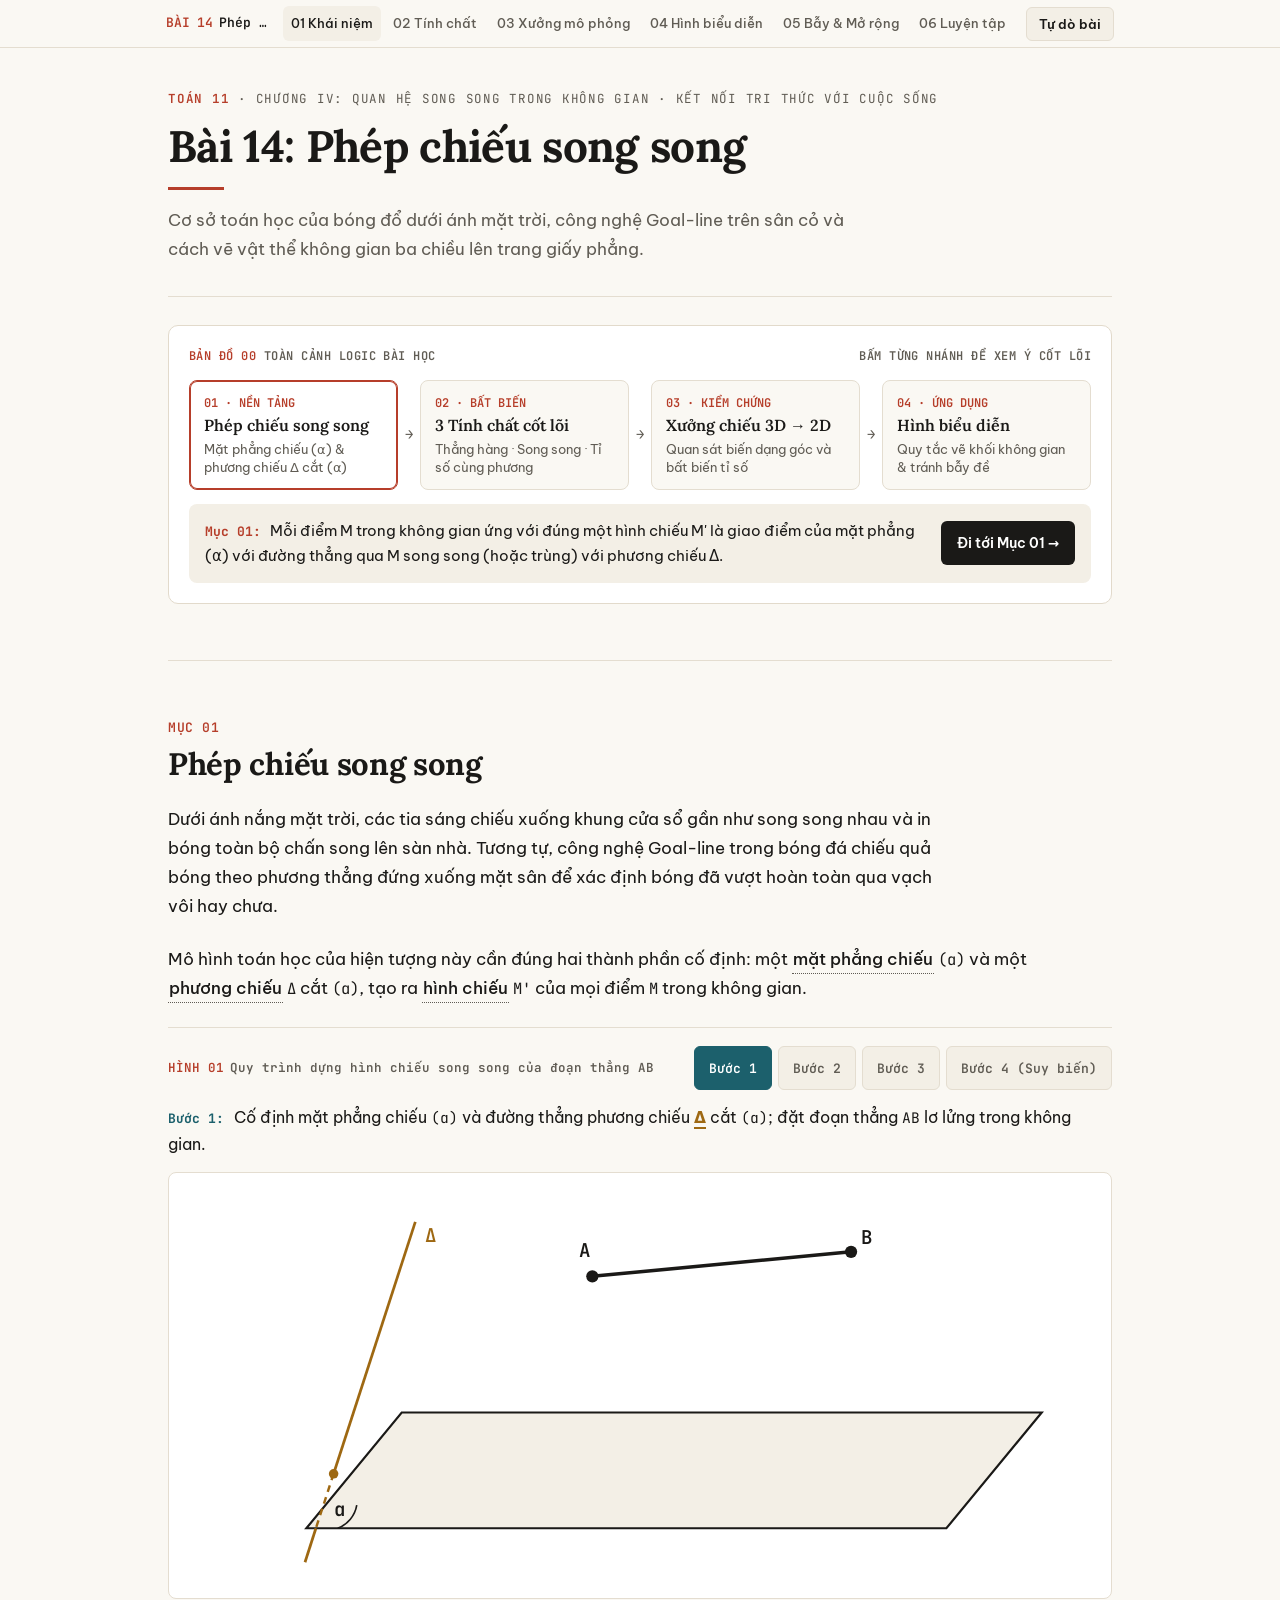
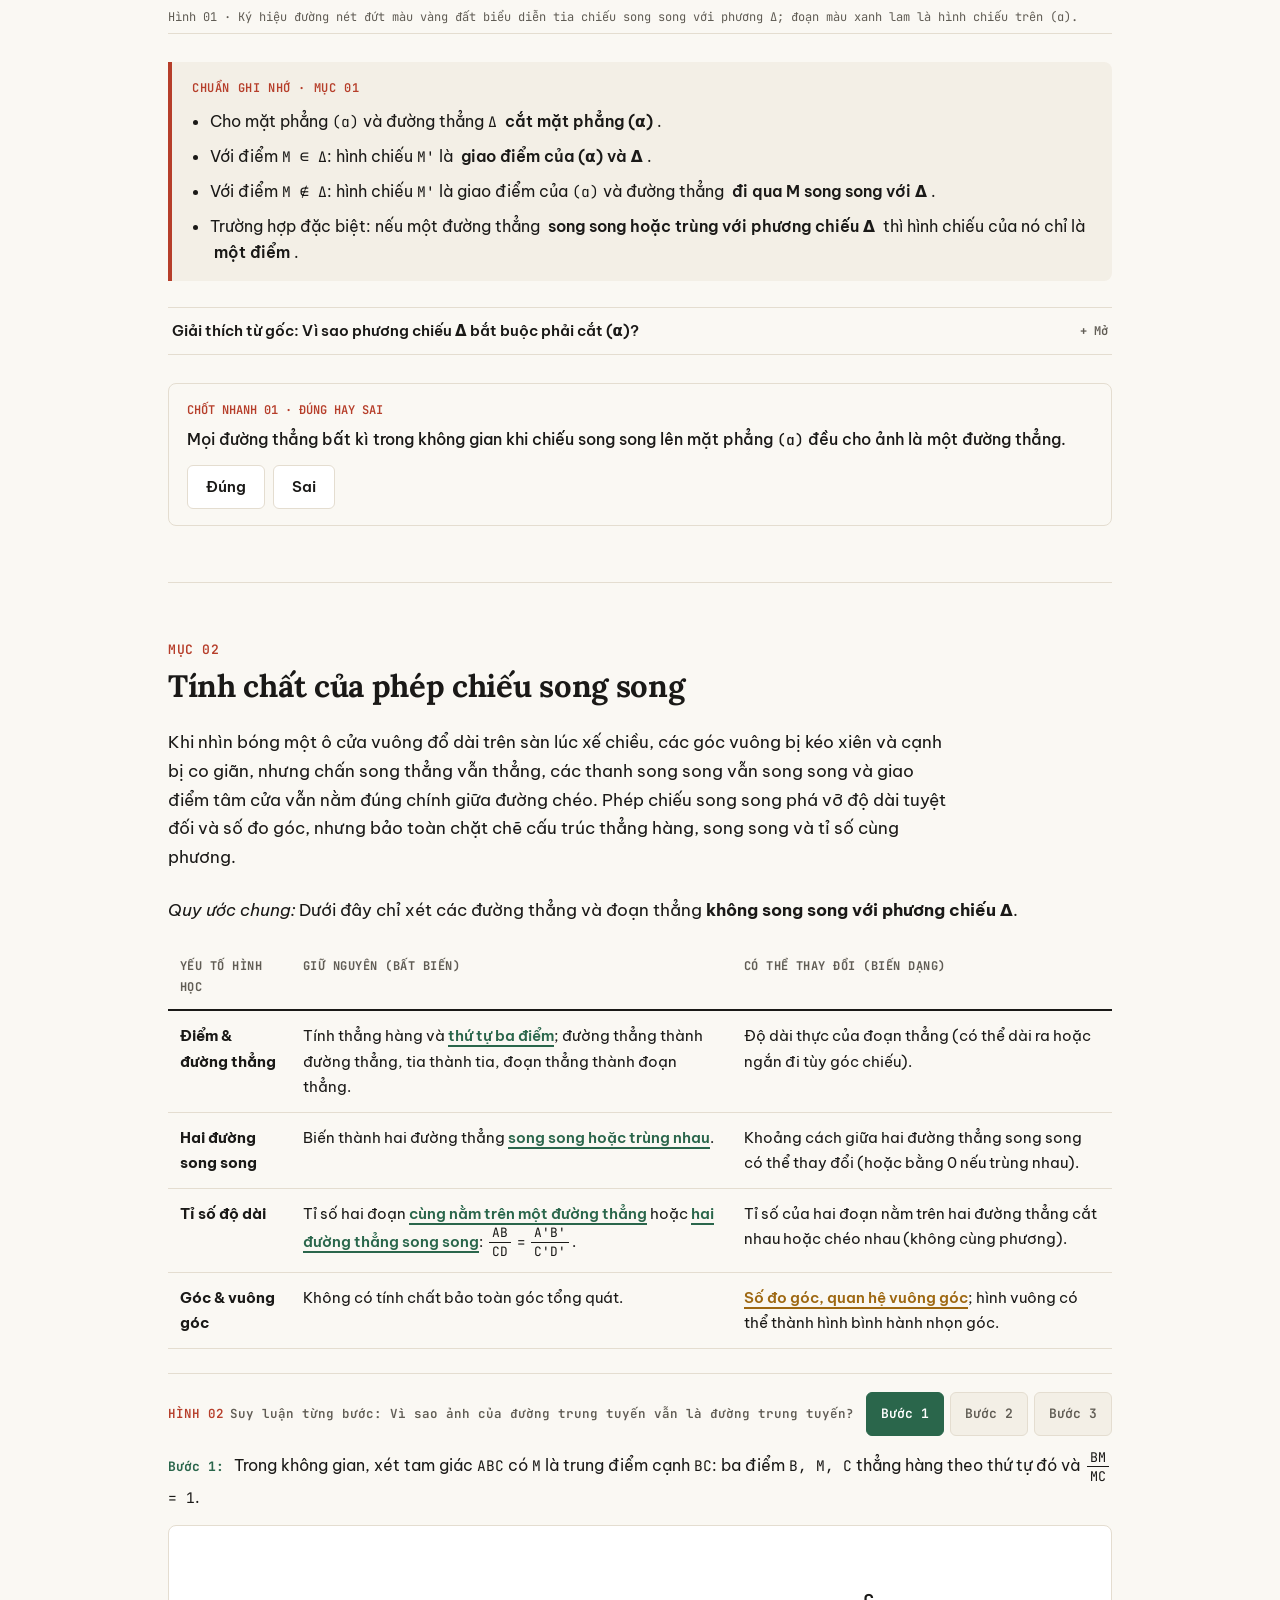
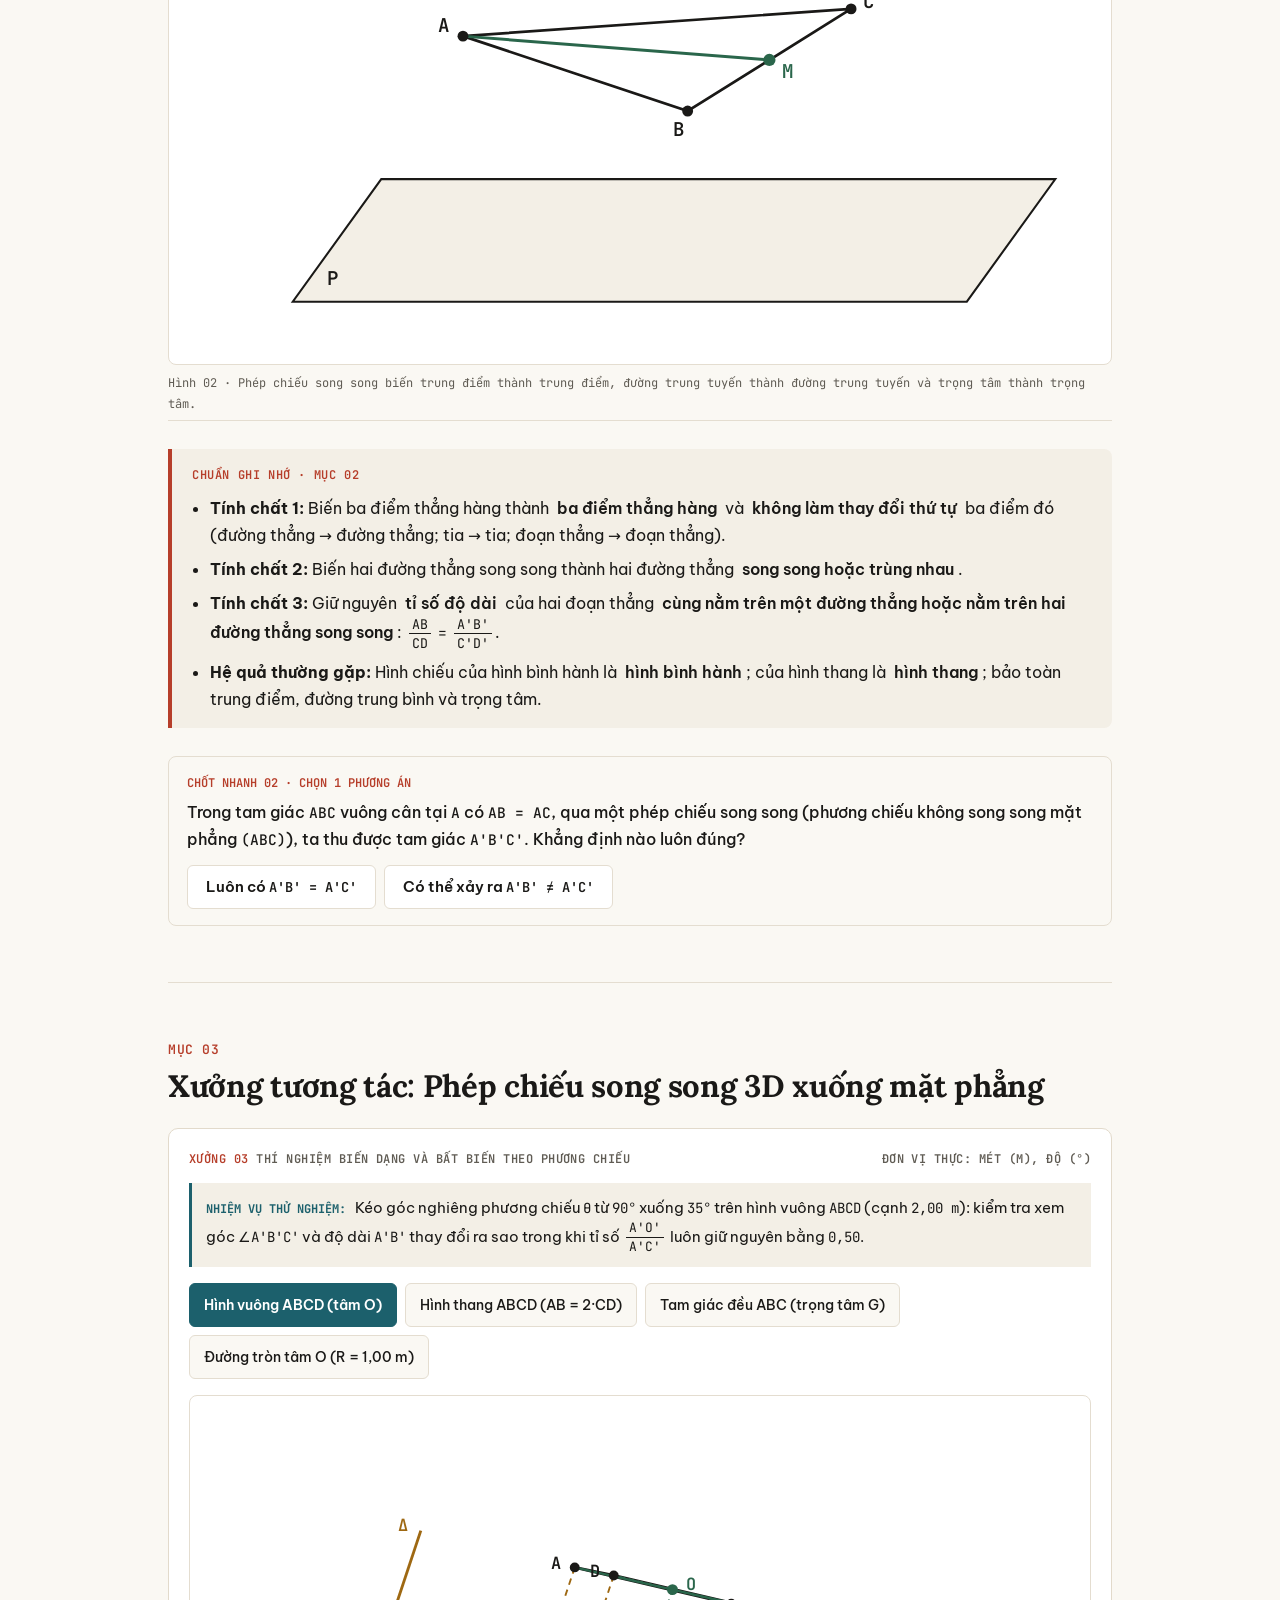
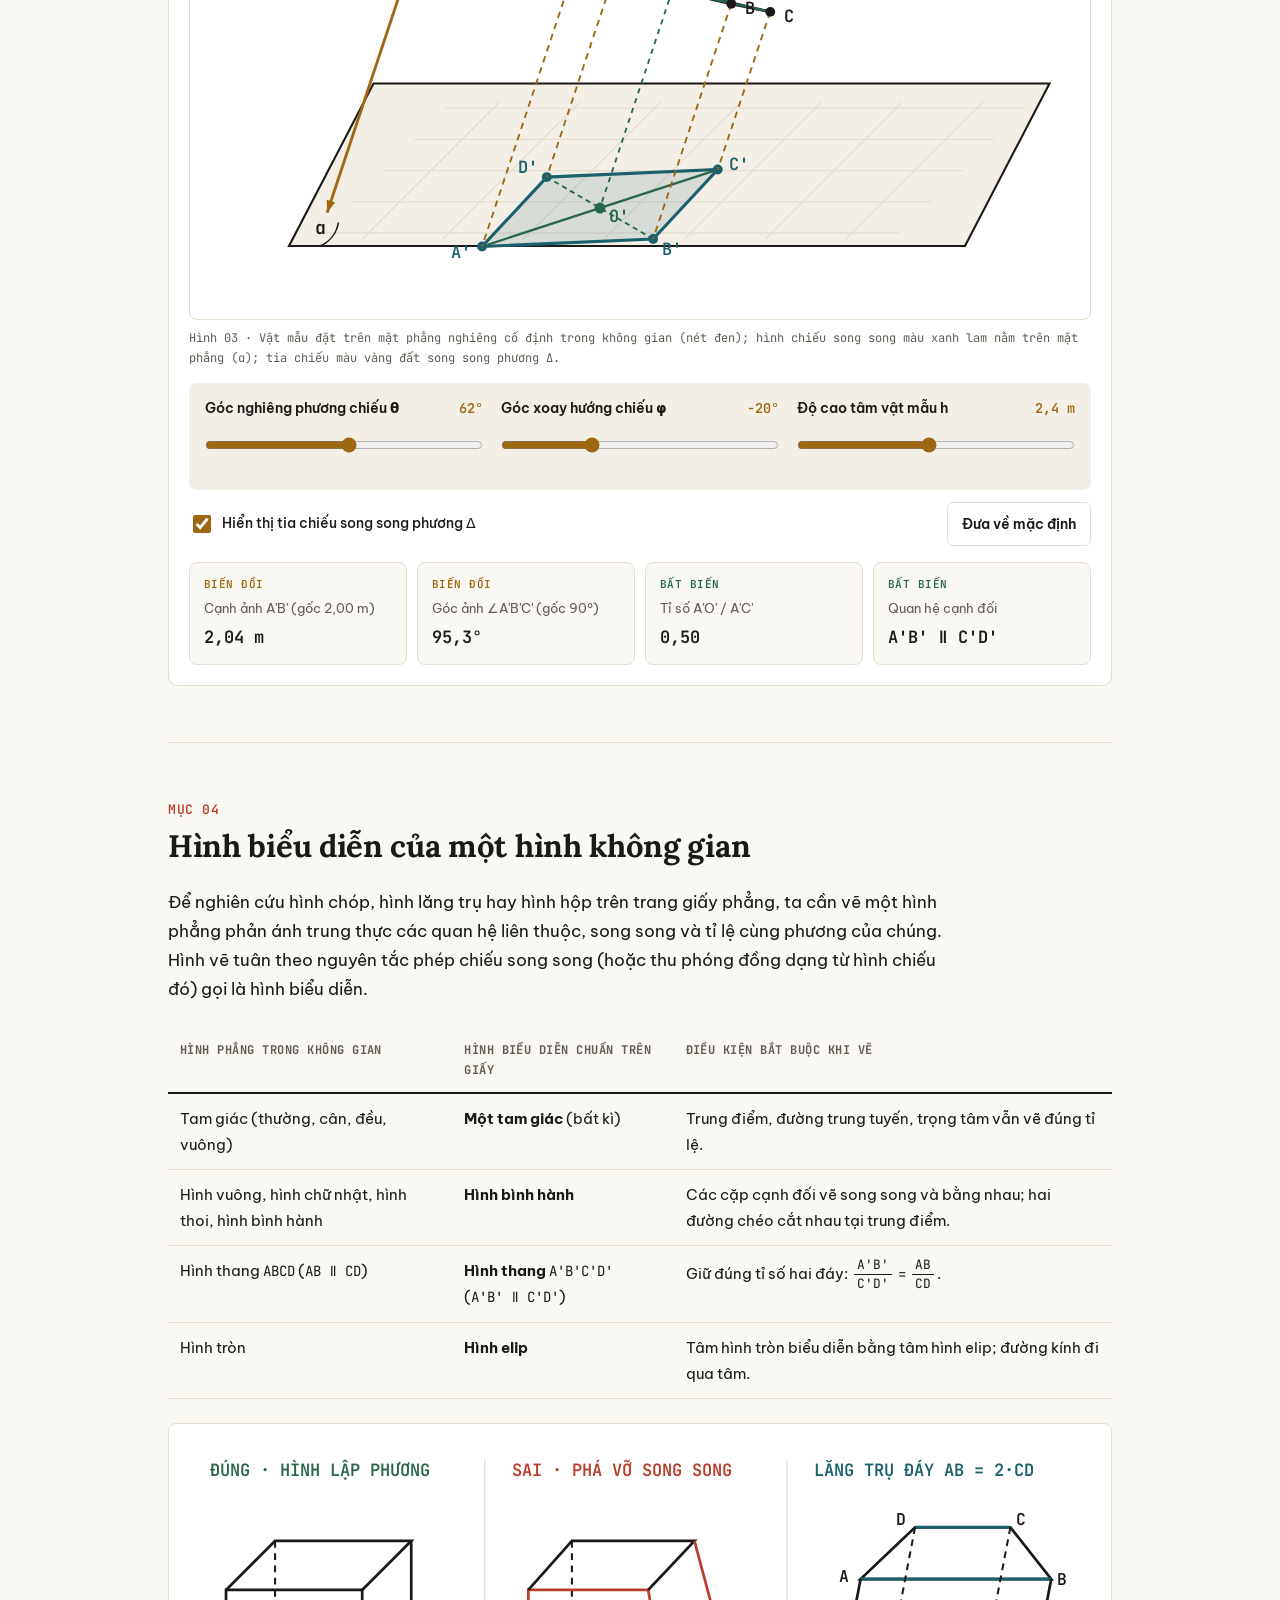
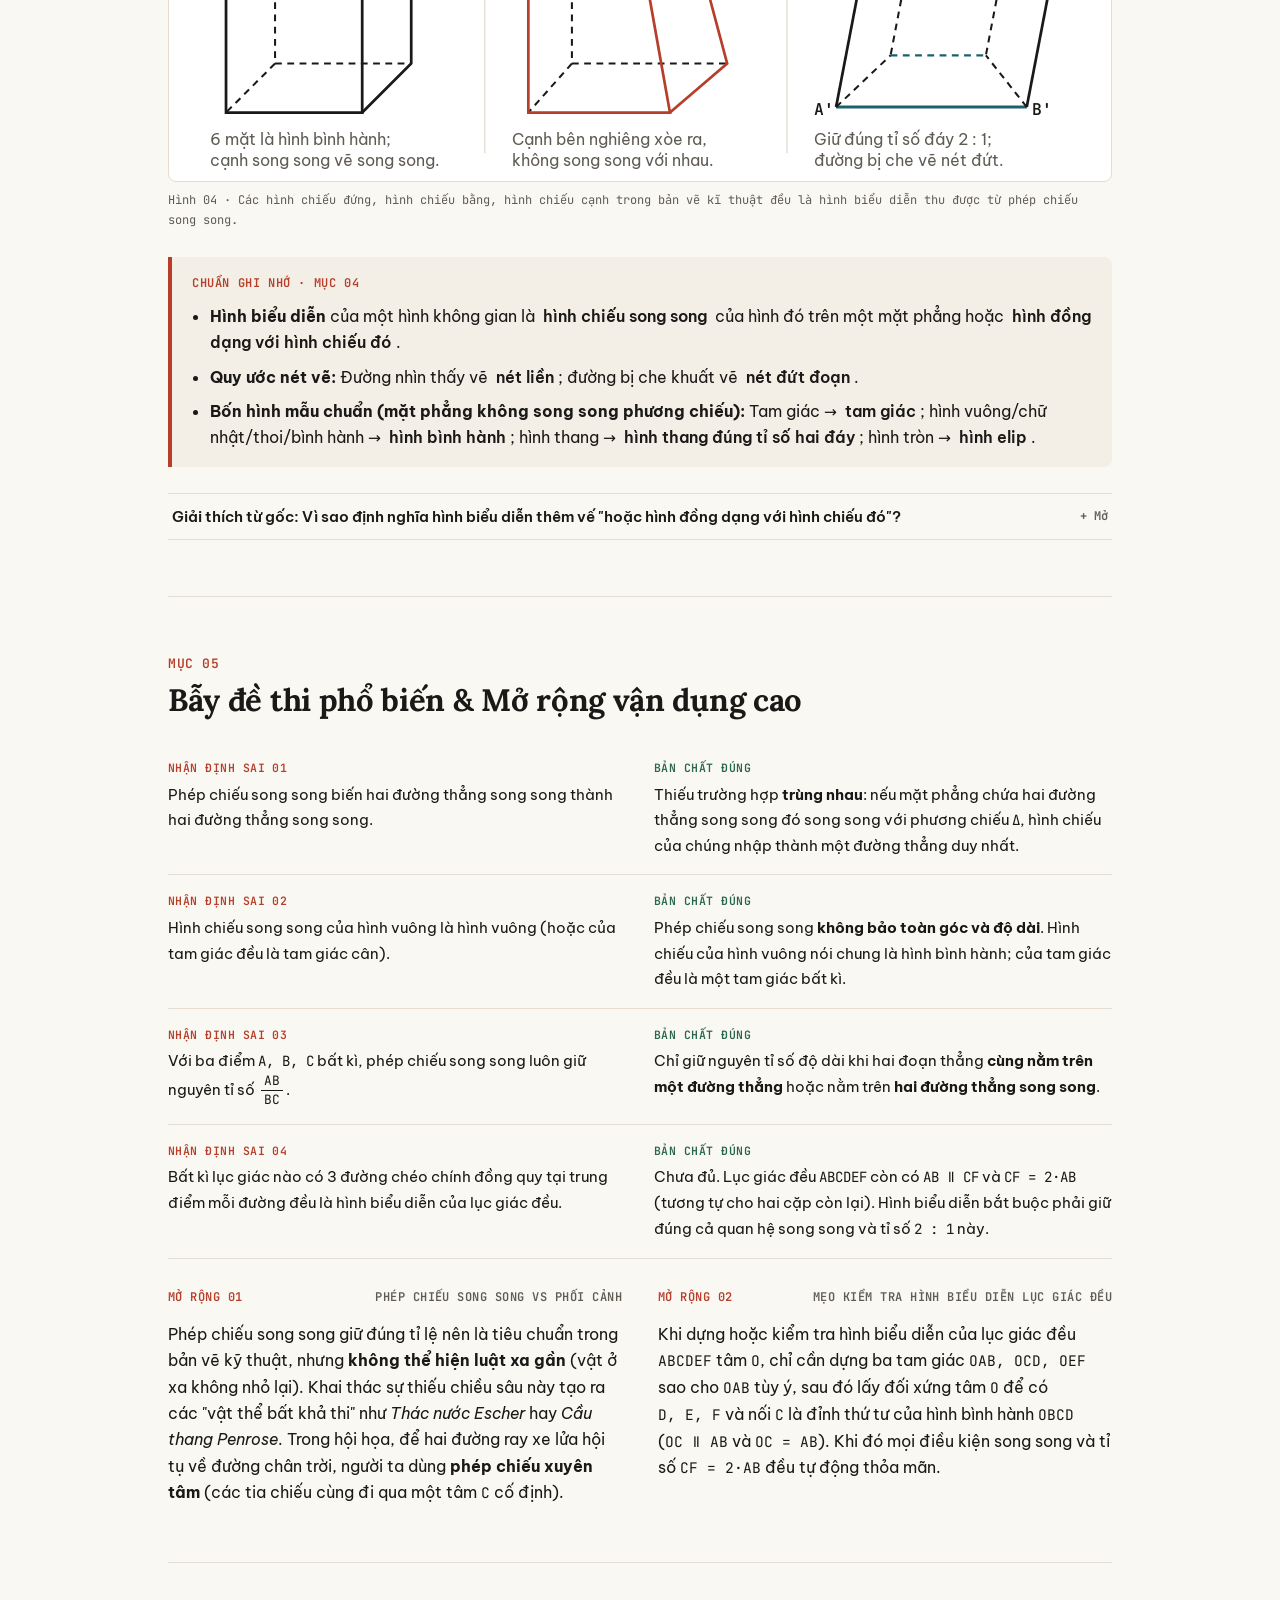
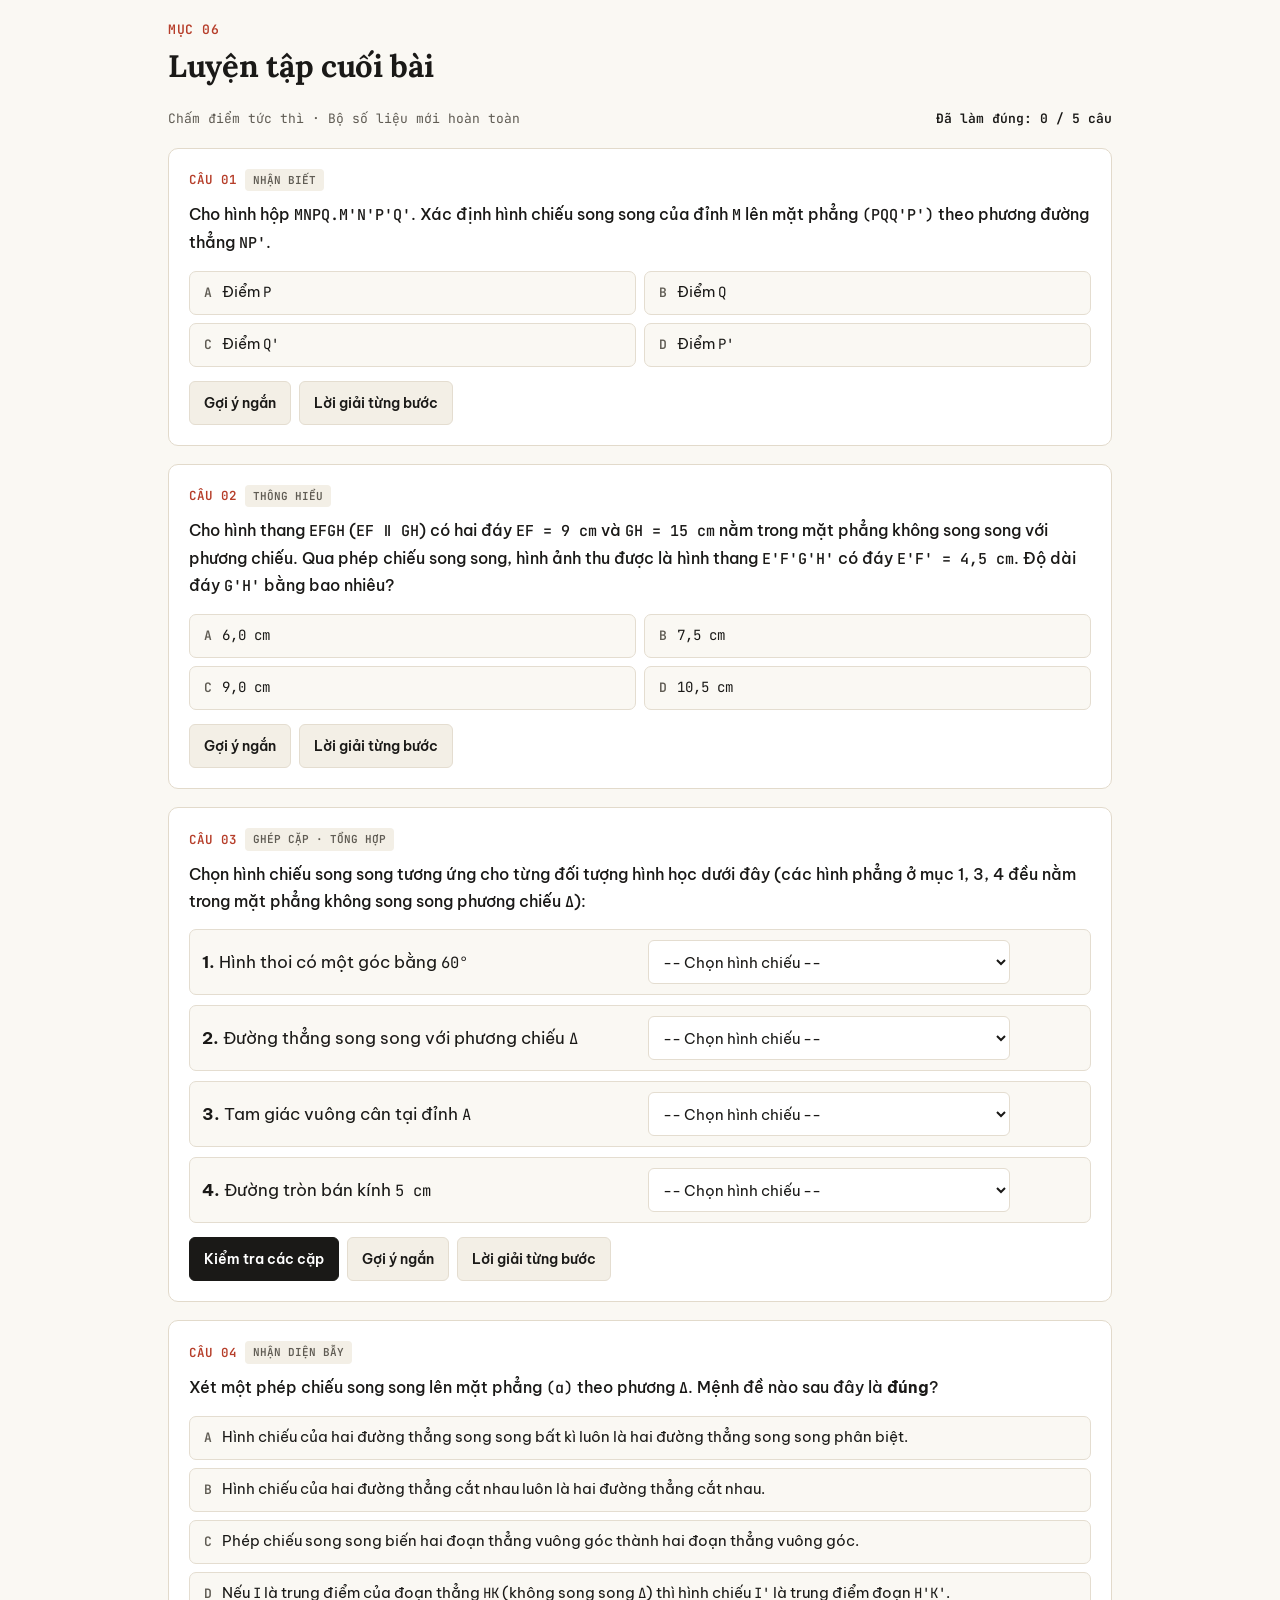
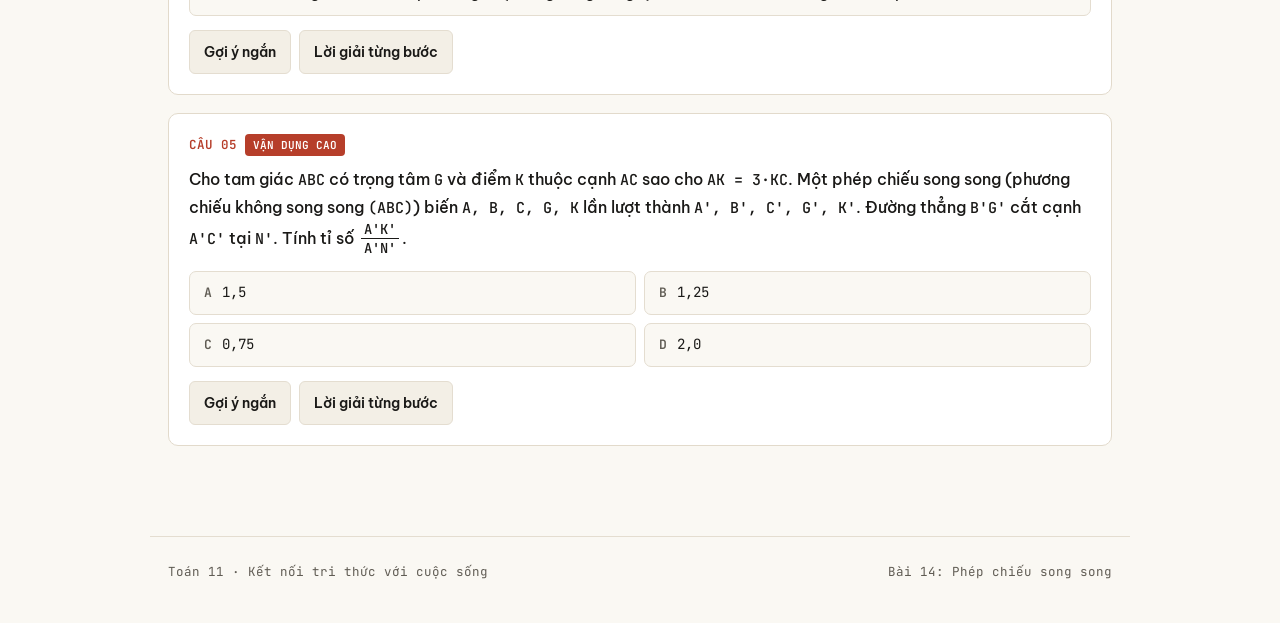
<file: files/mwtjczix4krd.html>
<!DOCTYPE html>
<html lang="vi">
<head>
<meta charset="UTF-8">
<meta name="viewport" content="width=device-width, initial-scale=1.0">
<title>Toán 11 · Bài 14: Phép chiếu song song</title>
<link rel="preconnect" href="https://fonts.googleapis.com">
<link rel="preconnect" href="https://fonts.gstatic.com" crossorigin>
<link href="https://fonts.googleapis.com/css2?family=Be+Vietnam+Pro:ital,wght@0,400;0,500;0,600;0,700;1,400&family=JetBrains+Mono:wght@400;500;600&family=Lora:ital,wght@0,500;0,600;0,700;1,500&display=swap" rel="stylesheet">
<style>
  :root {
    --bg: #FAF8F3;
    --surface: #FFFFFF;
    --tray: #F3EFE6;
    --ink: #1A1917;
    --ink-muted: #605C54;
    --border: #E4DDD0;
    --card-border: #E2DACB;
    --accent: #B63E2A;
    --blue: #1C606C;
    --ochre: #9E6812;
    --moss: #2A664B;
    --font-serif: 'Lora', Georgia, 'Times New Roman', serif;
    --font-sans: 'Be Vietnam Pro', system-ui, -apple-system, 'Segoe UI', Roboto, sans-serif;
    --font-mono: 'JetBrains Mono', ui-monospace, SFMono-Regular, Menlo, Consolas, monospace;
    --max-w: 980px;
  }

  *, *::before, *::after { box-sizing: border-box; }

  html {
    scroll-behavior: smooth;
    scroll-padding-top: 64px;
    background: var(--bg);
    color: var(--ink);
  }

  body {
    margin: 0;
    background: var(--bg);
    color: var(--ink);
    font-family: var(--font-sans);
    font-size: 16.5px;
    line-height: 1.7;
    -webkit-font-smoothing: antialiased;
    overflow-x: hidden;
  }

  /* ===== TOP NAVIGATION (48px) ===== */
  .topbar {
    position: sticky;
    top: 0;
    z-index: 100;
    height: 48px;
    background: var(--bg);
    border-bottom: 1px solid var(--border);
  }
  .topbar-inner {
    max-width: var(--max-w);
    height: 100%;
    margin: 0 auto;
    padding: 0 16px;
    display: flex;
    align-items: center;
    justify-content: space-between;
    gap: 12px;
  }
  .topbar-brand {
    font-family: var(--font-mono);
    font-size: 13px;
    font-weight: 600;
    color: var(--ink);
    white-space: nowrap;
    overflow: hidden;
    text-overflow: ellipsis;
    letter-spacing: -0.01em;
  }
  .topbar-brand span {
    color: var(--accent);
    margin-right: 6px;
  }
  .topbar-nav {
    display: none;
    align-items: center;
    gap: 4px;
  }
  .topbar-nav a {
    font-size: 13px;
    font-weight: 500;
    color: var(--ink-muted);
    text-decoration: none;
    padding: 6px 8px;
    border-radius: 6px;
    white-space: nowrap;
    transition: background 0.15s, color 0.15s;
  }
  .topbar-nav a:hover, .topbar-nav a.active {
    color: var(--ink);
    background: var(--tray);
  }
  .topbar-actions {
    display: flex;
    align-items: center;
    gap: 6px;
    flex-shrink: 0;
  }
  .btn-top {
    appearance: none;
    border: 1px solid var(--border);
    background: var(--tray);
    color: var(--ink);
    font-family: var(--font-sans);
    font-size: 13px;
    font-weight: 600;
    min-height: 44px;
    height: 36px;
    padding: 0 12px;
    border-radius: 6px;
    cursor: pointer;
    display: inline-flex;
    align-items: center;
    gap: 6px;
    white-space: nowrap;
    transition: border-color 0.15s, background 0.15s, color 0.15s;
  }
  @media (min-width: 900px) {
    .btn-top { min-height: 34px; height: 34px; }
    .topbar-nav { display: flex; }
    #btn-toc-mobile { display: none; }
  }
  .btn-top:hover { border-color: var(--ink-muted); }
  .btn-top.cloak-on {
    background: var(--accent);
    border-color: var(--accent);
    color: #FFFFFF;
  }
  .progress-track {
    position: absolute;
    left: 0;
    right: 0;
    bottom: -1px;
    height: 2px;
    background: transparent;
  }
  .progress-bar {
    height: 100%;
    width: 0%;
    background: var(--accent);
    transition: width 0.08s linear;
  }

  /* Mobile TOC drawer */
  .mobile-toc {
    display: none;
    background: var(--bg);
    border-bottom: 1px solid var(--border);
    padding: 8px 16px 14px;
  }
  .mobile-toc.open { display: block; }
  .mobile-toc a {
    display: flex;
    align-items: center;
    gap: 10px;
    min-height: 44px;
    padding: 8px 10px;
    color: var(--ink);
    text-decoration: none;
    font-size: 15px;
    border-bottom: 1px solid var(--border);
  }
  .mobile-toc a:last-child { border-bottom: none; }
  .mobile-toc .toc-num {
    font-family: var(--font-mono);
    font-size: 12px;
    color: var(--accent);
    font-weight: 600;
  }

  /* ===== MAIN CONTAINER ===== */
  main {
    max-width: var(--max-w);
    margin: 0 auto;
    padding: 0 18px 72px;
  }

  /* ===== CHAPTER COVER ===== */
  .cover {
    padding: 40px 0 32px;
    border-bottom: 1px solid var(--border);
  }
  .cover-meta {
    font-family: var(--font-mono);
    font-size: 12.5px;
    text-transform: uppercase;
    letter-spacing: 0.06em;
    color: var(--ink-muted);
    margin-bottom: 12px;
  }
  .cover-meta strong {
    color: var(--accent);
    font-weight: 600;
  }
  .cover h1 {
    font-family: var(--font-serif);
    font-size: clamp(30px, 5vw, 44px);
    line-height: 1.18;
    font-weight: 700;
    margin: 0 0 14px;
    letter-spacing: -0.015em;
  }
  .cover-rule {
    width: 56px;
    height: 3px;
    background: var(--accent);
    margin: 0 0 16px;
  }
  .cover-lead {
    font-size: 17px;
    color: var(--ink-muted);
    max-width: 720px;
    margin: 0;
  }

  /* ===== CONCEPT MAP CARD ===== */
  .card-white {
    background: var(--surface);
    border: 1px solid var(--card-border);
    border-radius: 10px;
    padding: 20px;
  }
  .concept-section {
    margin-top: 28px;
  }
  .block-eyebrow {
    font-family: var(--font-mono);
    font-size: 12px;
    font-weight: 600;
    color: var(--ink-muted);
    letter-spacing: 0.04em;
    text-transform: uppercase;
    margin-bottom: 14px;
    display: flex;
    align-items: center;
    justify-content: space-between;
    gap: 8px;
    flex-wrap: wrap;
  }
  .block-eyebrow .tag-id {
    color: var(--accent);
  }

  .cmap-grid {
    display: grid;
    grid-template-columns: 1fr;
    gap: 10px;
    align-items: stretch;
  }
  @media (min-width: 900px) {
    .cmap-grid {
      grid-template-columns: 1fr 22px 1fr 22px 1fr 22px 1fr;
      gap: 0;
    }
  }
  .cmap-node {
    appearance: none;
    text-align: left;
    background: var(--bg);
    border: 1px solid var(--border);
    border-radius: 8px;
    padding: 14px 14px 12px;
    cursor: pointer;
    min-height: 44px;
    font-family: var(--font-sans);
    transition: border-color 0.15s, background 0.15s;
    display: flex;
    flex-direction: column;
    gap: 4px;
  }
  .cmap-node:hover { border-color: var(--ink-muted); }
  .cmap-node.active {
    background: var(--surface);
    border-color: var(--accent);
    box-shadow: inset 0 0 0 1px var(--accent);
  }
  .cmap-node-code {
    font-family: var(--font-mono);
    font-size: 12px;
    font-weight: 600;
    color: var(--accent);
  }
  .cmap-node-title {
    font-family: var(--font-serif);
    font-size: 16px;
    font-weight: 600;
    color: var(--ink);
    line-height: 1.3;
  }
  .cmap-node-sub {
    font-size: 13px;
    color: var(--ink-muted);
    line-height: 1.4;
  }
  .cmap-arrow {
    display: flex;
    align-items: center;
    justify-content: center;
    font-family: var(--font-mono);
    font-size: 14px;
    color: var(--ink-muted);
    padding: 2px 0;
  }
  .cmap-arrow::after { content: "↓"; }
  @media (min-width: 900px) {
    .cmap-arrow::after { content: "→"; }
  }
  .cmap-detail {
    margin-top: 14px;
    padding: 14px 16px;
    background: var(--tray);
    border-radius: 8px;
    display: flex;
    flex-direction: column;
    gap: 10px;
  }
  @media (min-width: 720px) {
    .cmap-detail {
      flex-direction: row;
      align-items: center;
      justify-content: space-between;
      gap: 18px;
    }
  }
  .cmap-detail-text {
    font-size: 15px;
    color: var(--ink);
    margin: 0;
  }
  .cmap-detail-text strong {
    font-family: var(--font-mono);
    font-size: 13px;
    color: var(--accent);
    margin-right: 6px;
  }
  .btn-jump {
    display: inline-flex;
    align-items: center;
    justify-content: center;
    min-height: 44px;
    padding: 0 16px;
    border-radius: 6px;
    background: var(--ink);
    color: #FFFFFF;
    font-size: 13.5px;
    font-weight: 600;
    text-decoration: none;
    white-space: nowrap;
    flex-shrink: 0;
  }
  .btn-jump:hover { opacity: 0.9; }

  /* ===== EDITORIAL SECTIONS (NO UNNECESSARY BOXING) ===== */
  .lesson-section {
    padding-top: 56px;
    margin-top: 56px;
    border-top: 1px solid var(--border);
  }
  .lesson-section:first-of-type {
    margin-top: 44px;
  }
  .sec-header {
    margin-bottom: 22px;
  }
  .sec-code {
    font-family: var(--font-mono);
    font-size: 13px;
    font-weight: 600;
    color: var(--accent);
    letter-spacing: 0.04em;
    display: block;
    margin-bottom: 6px;
  }
  .sec-header h2 {
    font-family: var(--font-serif);
    font-size: clamp(24px, 3.6vw, 31px);
    line-height: 1.25;
    font-weight: 700;
    margin: 0;
    letter-spacing: -0.01em;
  }
  .lead-para {
    font-size: 17px;
    margin: 0 0 24px;
    max-width: 780px;
  }

  /* Two-column editorial grid */
  .two-col {
    display: grid;
    grid-template-columns: 1fr;
    gap: 28px;
    align-items: start;
  }
  @media (min-width: 900px) {
    .two-col {
      grid-template-columns: 1.15fr 0.85fr;
      gap: 36px;
    }
    .two-col.equal {
      grid-template-columns: 1fr 1fr;
    }
  }

  /* ===== INLINE INTERACTIVE TERMS ===== */
  .term-btn {
    appearance: none;
    background: none;
    border: none;
    border-bottom: 1.5px dotted var(--ink-muted);
    padding: 0 1px;
    font: inherit;
    font-weight: 500;
    color: var(--ink);
    cursor: pointer;
    display: inline;
  }
  .term-btn:hover, .term-btn[aria-expanded="true"] {
    border-bottom-color: var(--accent);
    color: var(--accent);
  }
  .term-drawer {
    display: none;
    margin: 10px 0 16px;
    padding: 12px 15px;
    background: var(--tray);
    border-left: 3px solid var(--ink-muted);
    font-size: 15px;
    color: var(--ink);
  }
  .term-drawer.open { display: block; }
  .term-drawer .term-title {
    font-family: var(--font-mono);
    font-size: 12px;
    font-weight: 600;
    text-transform: uppercase;
    color: var(--ink-muted);
    margin-bottom: 4px;
  }

  /* Semantic inline highlights strictly linked to diagram colors */
  .hl-blue {
    border-bottom: 2px solid var(--blue);
    font-weight: 600;
    color: var(--blue);
  }
  .hl-ochre {
    border-bottom: 2px solid var(--ochre);
    font-weight: 600;
    color: var(--ochre);
  }
  .hl-moss {
    border-bottom: 2px solid var(--moss);
    font-weight: 600;
    color: var(--moss);
  }

  /* ===== MATH FORMATTING (NO LATEX RAW) ===== */
  .math {
    font-family: var(--font-mono);
    font-size: 0.94em;
    font-variant-numeric: tabular-nums;
    white-space: nowrap;
  }
  .frac {
    display: inline-flex;
    flex-direction: column;
    align-items: center;
    vertical-align: middle;
    margin: 0 3px;
    font-family: var(--font-mono);
    font-size: 0.86em;
    line-height: 1.15;
    font-variant-numeric: tabular-nums;
  }
  .frac .num {
    border-bottom: 1.25px solid currentColor;
    padding: 0 3px 1px;
  }
  .frac .den {
    padding: 2px 3px 0;
  }

  /* ===== STEP-BY-STEP STORYTELLER ===== */
  .stepper-block {
    margin: 24px 0 28px;
    padding: 18px 0 6px;
    border-top: 1px solid var(--border);
    border-bottom: 1px solid var(--border);
  }
  .stepper-head {
    display: flex;
    flex-wrap: wrap;
    align-items: center;
    justify-content: space-between;
    gap: 10px;
    margin-bottom: 14px;
  }
  .stepper-label {
    font-family: var(--font-mono);
    font-size: 12.5px;
    font-weight: 600;
    color: var(--ink-muted);
  }
  .stepper-label span {
    color: var(--accent);
    margin-right: 6px;
  }
  .stepper-tabs {
    display: flex;
    flex-wrap: wrap;
    gap: 6px;
  }
  .step-tab {
    appearance: none;
    min-height: 44px;
    padding: 0 14px;
    border-radius: 6px;
    border: 1px solid var(--border);
    background: var(--tray);
    color: var(--ink-muted);
    font-family: var(--font-mono);
    font-size: 13px;
    font-weight: 600;
    cursor: pointer;
    transition: all 0.15s;
  }
  .step-tab:hover { color: var(--ink); border-color: var(--ink-muted); }
  .step-tab.active-blue {
    background: var(--blue);
    border-color: var(--blue);
    color: #FFFFFF;
  }
  .step-tab.active-moss {
    background: var(--moss);
    border-color: var(--moss);
    color: #FFFFFF;
  }
  .stepper-caption {
    margin: 12px 0 14px;
    font-size: 15.5px;
    min-height: 54px;
  }
  .stepper-caption strong {
    font-family: var(--font-mono);
    font-size: 13px;
    margin-right: 6px;
  }

  /* SVG horizontal scroll wrapper */
  .svg-scroll {
    width: 100%;
    overflow-x: auto;
    -webkit-overflow-scrolling: touch;
    background: var(--surface);
    border: 1px solid var(--border);
    border-radius: 8px;
    padding: 8px;
  }
  .svg-scroll svg {
    display: block;
    width: 100%;
    min-width: 620px;
    height: auto;
  }
  .fig-caption {
    font-family: var(--font-mono);
    font-size: 12px;
    color: var(--ink-muted);
    margin-top: 8px;
  }

  /* ===== CHUẨN GHI NHỚ (MEMORY ANCHOR) ===== */
  .memory-box {
    margin: 26px 0;
    padding: 16px 20px;
    background: var(--tray);
    border-left: 4px solid var(--accent);
    border-radius: 0 8px 8px 0;
  }
  .memory-title {
    font-family: var(--font-mono);
    font-size: 12px;
    font-weight: 600;
    text-transform: uppercase;
    letter-spacing: 0.05em;
    color: var(--accent);
    margin-bottom: 10px;
  }
  .memory-box ul {
    margin: 0;
    padding-left: 18px;
  }
  .memory-box li {
    margin-bottom: 8px;
    font-size: 15.5px;
  }
  .memory-box li:last-child { margin-bottom: 0; }

  /* Cloak self-quiz mechanism */
  .cloak {
    font-weight: 600;
    color: var(--ink);
    border-radius: 4px;
    padding: 1px 4px;
    transition: background 0.15s, color 0.15s;
  }
  body.cloak-mode .cloak {
    background: var(--ink);
    color: transparent;
    cursor: pointer;
    user-select: none;
    border-bottom: 1px dashed var(--accent);
  }
  body.cloak-mode .cloak.revealed {
    background: #FFFFFF;
    color: var(--accent);
    border: 1px solid var(--accent);
  }

  /* ===== COLLAPSIBLE "GIẢI THÍCH TỪ GỐC" ===== */
  details.deep-dive {
    margin: 18px 0;
    border-top: 1px solid var(--border);
    border-bottom: 1px solid var(--border);
  }
  details.deep-dive summary {
    list-style: none;
    min-height: 44px;
    display: flex;
    align-items: center;
    justify-content: space-between;
    padding: 10px 4px;
    cursor: pointer;
    font-weight: 600;
    font-size: 15px;
    color: var(--ink);
  }
  details.deep-dive summary::-webkit-details-marker { display: none; }
  details.deep-dive summary::after {
    content: "+ Mở";
    font-family: var(--font-mono);
    font-size: 12px;
    color: var(--ink-muted);
    flex-shrink: 0;
    margin-left: 12px;
  }
  details.deep-dive[open] summary::after {
    content: "− Đóng";
    color: var(--accent);
  }
  .deep-dive-body {
    padding: 4px 4px 16px;
    font-size: 15.5px;
    color: var(--ink-muted);
  }

  /* ===== MINI 1-TAP QUICK CHECK ===== */
  .quick-check {
    margin: 28px 0 8px;
    padding: 16px 18px;
    border: 1px solid var(--border);
    border-radius: 8px;
    background: var(--bg);
  }
  .qc-head {
    font-family: var(--font-mono);
    font-size: 12px;
    font-weight: 600;
    color: var(--accent);
    text-transform: uppercase;
    margin-bottom: 6px;
  }
  .qc-q {
    margin: 0 0 12px;
    font-weight: 500;
    font-size: 15.5px;
  }
  .qc-btns {
    display: flex;
    flex-wrap: wrap;
    gap: 8px;
  }
  .qc-btn {
    appearance: none;
    min-height: 44px;
    padding: 0 18px;
    border-radius: 6px;
    border: 1px solid var(--border);
    background: var(--surface);
    color: var(--ink);
    font-family: var(--font-sans);
    font-size: 14.5px;
    font-weight: 600;
    cursor: pointer;
  }
  .qc-btn:hover { border-color: var(--ink); }
  .qc-btn.is-right {
    background: var(--moss);
    border-color: var(--moss);
    color: #FFFFFF;
  }
  .qc-btn.is-wrong {
    background: var(--accent);
    border-color: var(--accent);
    color: #FFFFFF;
  }
  .qc-fb {
    display: none;
    margin-top: 10px;
    font-size: 14.5px;
    padding-top: 8px;
    border-top: 1px solid var(--border);
  }
  .qc-fb.show { display: block; }
  .qc-fb.ok { color: var(--moss); }
  .qc-fb.no { color: var(--accent); }

  /* ===== TABLES DIRECTLY ON WARM PAPER ===== */
  .table-wrap {
    width: 100%;
    overflow-x: auto;
    margin: 20px 0 24px;
  }
  table.clean-table {
    width: 100%;
    border-collapse: collapse;
    min-width: 540px;
    font-size: 15px;
  }
  table.clean-table th, table.clean-table td {
    text-align: left;
    padding: 12px 12px;
    border-bottom: 1px solid var(--border);
    vertical-align: top;
  }
  table.clean-table thead th {
    font-family: var(--font-mono);
    font-size: 12px;
    text-transform: uppercase;
    letter-spacing: 0.04em;
    color: var(--ink-muted);
    border-bottom: 2px solid var(--ink);
  }

  /* ===== INTERACTIVE LAB (XƯỞNG TƯƠNG TÁC) ===== */
  .lab-card {
    background: var(--surface);
    border: 1px solid var(--card-border);
    border-radius: 10px;
    padding: 20px;
  }
  .lab-mission {
    margin: 0 0 16px;
    padding: 12px 14px;
    background: var(--tray);
    border-left: 3px solid var(--blue);
    font-size: 15px;
  }
  .lab-mission strong {
    font-family: var(--font-mono);
    font-size: 12px;
    text-transform: uppercase;
    color: var(--blue);
    margin-right: 6px;
  }
  .preset-row {
    display: flex;
    flex-wrap: wrap;
    gap: 8px;
    margin-bottom: 16px;
  }
  .preset-btn {
    appearance: none;
    min-height: 44px;
    padding: 6px 14px;
    border-radius: 6px;
    border: 1px solid var(--border);
    background: var(--bg);
    color: var(--ink);
    font-family: var(--font-sans);
    font-size: 14px;
    font-weight: 500;
    cursor: pointer;
  }
  .preset-btn:hover { border-color: var(--blue); }
  .preset-btn.active {
    background: var(--blue);
    border-color: var(--blue);
    color: #FFFFFF;
    font-weight: 600;
  }

  .lab-controls {
    display: grid;
    grid-template-columns: 1fr;
    gap: 12px;
    background: var(--tray);
    padding: 14px 16px;
    border-radius: 8px;
    margin-top: 14px;
  }
  @media (min-width: 760px) {
    .lab-controls {
      grid-template-columns: repeat(3, 1fr);
      gap: 18px;
    }
  }
  .ctrl-item label {
    display: flex;
    justify-content: space-between;
    align-items: baseline;
    font-size: 13.5px;
    font-weight: 600;
    margin-bottom: 4px;
  }
  .ctrl-val {
    font-family: var(--font-mono);
    font-size: 13.5px;
    color: var(--ochre);
    font-variant-numeric: tabular-nums;
  }
  input[type="range"] {
    width: 100%;
    height: 44px;
    margin: 0;
    accent-color: var(--ochre);
    cursor: pointer;
  }
  .lab-toolbar {
    display: flex;
    flex-wrap: wrap;
    gap: 10px;
    align-items: center;
    justify-content: space-between;
    margin-top: 12px;
  }
  .toggle-check {
    display: inline-flex;
    align-items: center;
    gap: 8px;
    min-height: 44px;
    font-size: 14px;
    font-weight: 500;
    cursor: pointer;
  }
  .toggle-check input {
    width: 18px;
    height: 18px;
    accent-color: var(--ochre);
  }
  .btn-reset {
    appearance: none;
    min-height: 44px;
    padding: 0 14px;
    border-radius: 6px;
    border: 1px solid var(--border);
    background: var(--surface);
    color: var(--ink);
    font-family: var(--font-sans);
    font-size: 13.5px;
    font-weight: 600;
    cursor: pointer;
  }
  .btn-reset:hover { border-color: var(--ink); }

  .metrics-grid {
    display: grid;
    grid-template-columns: 1fr;
    gap: 10px;
    margin-top: 16px;
  }
  @media (min-width: 680px) {
    .metrics-grid {
      grid-template-columns: repeat(4, 1fr);
    }
  }
  .metric-box {
    padding: 12px 14px;
    border-radius: 8px;
    border: 1px solid var(--border);
    background: var(--bg);
  }
  .metric-tag {
    font-family: var(--font-mono);
    font-size: 11px;
    font-weight: 600;
    text-transform: uppercase;
    letter-spacing: 0.04em;
    margin-bottom: 4px;
  }
  .metric-tag.var { color: var(--ochre); }
  .metric-tag.inv { color: var(--moss); }
  .metric-name {
    font-size: 13px;
    color: var(--ink-muted);
    margin-bottom: 4px;
  }
  .metric-num {
    font-family: var(--font-mono);
    font-size: 17px;
    font-weight: 600;
    font-variant-numeric: tabular-nums;
    color: var(--ink);
  }

  /* ===== EXAM TRAPS (ON PAPER) ===== */
  .trap-list {
    margin: 18px 0 28px;
  }
  .trap-item {
    display: grid;
    grid-template-columns: 1fr;
    gap: 8px;
    padding: 16px 0;
    border-bottom: 1px solid var(--border);
  }
  @media (min-width: 820px) {
    .trap-item {
      grid-template-columns: 1fr 1fr;
      gap: 28px;
    }
  }
  .trap-label {
    font-family: var(--font-mono);
    font-size: 11.5px;
    font-weight: 600;
    text-transform: uppercase;
    letter-spacing: 0.04em;
    display: block;
    margin-bottom: 4px;
  }
  .trap-wrong .trap-label { color: var(--accent); }
  .trap-right .trap-label { color: var(--moss); }
  .trap-item p { margin: 0; font-size: 15px; }

  /* ===== PRACTICE QUIZ CARDS ===== */
  .quiz-bar {
    display: flex;
    flex-wrap: wrap;
    align-items: center;
    justify-content: space-between;
    gap: 10px;
    margin-bottom: 18px;
    font-family: var(--font-mono);
    font-size: 13px;
    color: var(--ink-muted);
  }
  .quiz-score-pill {
    color: var(--ink);
    font-weight: 600;
  }
  .q-card {
    background: var(--surface);
    border: 1px solid var(--card-border);
    border-radius: 10px;
    padding: 20px;
    margin-bottom: 18px;
  }
  .q-meta {
    display: flex;
    flex-wrap: wrap;
    align-items: center;
    gap: 8px;
    margin-bottom: 10px;
  }
  .q-id {
    font-family: var(--font-mono);
    font-size: 12.5px;
    font-weight: 600;
    color: var(--accent);
  }
  .q-badge {
    font-family: var(--font-mono);
    font-size: 11px;
    font-weight: 600;
    text-transform: uppercase;
    padding: 2px 8px;
    border-radius: 4px;
    background: var(--tray);
    color: var(--ink-muted);
  }
  .q-badge.vdc {
    background: var(--accent);
    color: #FFFFFF;
  }
  .q-stem {
    margin: 0 0 14px;
    font-size: 16px;
    font-weight: 500;
  }
  .opt-list {
    display: grid;
    grid-template-columns: 1fr;
    gap: 8px;
  }
  @media (min-width: 720px) {
    .opt-list.two-grid { grid-template-columns: 1fr 1fr; }
  }
  .opt-btn {
    appearance: none;
    text-align: left;
    min-height: 44px;
    padding: 10px 14px;
    border-radius: 7px;
    border: 1px solid var(--border);
    background: var(--bg);
    color: var(--ink);
    font-family: var(--font-sans);
    font-size: 15px;
    cursor: pointer;
    display: flex;
    align-items: baseline;
    gap: 10px;
    transition: border-color 0.15s;
  }
  .opt-btn:hover { border-color: var(--ink); }
  .opt-key {
    font-family: var(--font-mono);
    font-size: 13px;
    font-weight: 600;
    color: var(--ink-muted);
    flex-shrink: 0;
  }
  .opt-btn.selected-ok {
    background: #EEF6F1;
    border-color: var(--moss);
    color: var(--ink);
  }
  .opt-btn.selected-ok .opt-key { color: var(--moss); }
  .opt-btn.selected-no {
    background: #FDF1EE;
    border-color: var(--accent);
    color: var(--ink);
  }
  .opt-btn.selected-no .opt-key { color: var(--accent); }

  /* Matching question compact select */
  .match-rows {
    display: flex;
    flex-direction: column;
    gap: 10px;
  }
  .match-row {
    display: grid;
    grid-template-columns: 1fr;
    gap: 8px;
    padding: 10px 12px;
    border-radius: 7px;
    background: var(--bg);
    border: 1px solid var(--border);
  }
  @media (min-width: 720px) {
    .match-row {
      grid-template-columns: 1.2fr 1fr auto;
      align-items: center;
      gap: 12px;
    }
  }
  .match-select {
    min-height: 44px;
    padding: 6px 10px;
    border-radius: 6px;
    border: 1px solid var(--border);
    background: var(--surface);
    color: var(--ink);
    font-family: var(--font-sans);
    font-size: 14.5px;
  }
  .match-status {
    font-family: var(--font-mono);
    font-size: 12px;
    font-weight: 600;
    min-width: 56px;
  }
  .match-status.ok { color: var(--moss); }
  .match-status.no { color: var(--accent); }

  .q-actions {
    display: flex;
    flex-wrap: wrap;
    gap: 8px;
    margin-top: 14px;
  }
  .btn-sub {
    appearance: none;
    min-height: 44px;
    padding: 0 14px;
    border-radius: 6px;
    border: 1px solid var(--border);
    background: var(--tray);
    color: var(--ink);
    font-family: var(--font-sans);
    font-size: 13.5px;
    font-weight: 600;
    cursor: pointer;
  }
  .btn-sub:hover { border-color: var(--ink-muted); }
  .btn-sub.primary {
    background: var(--ink);
    border-color: var(--ink);
    color: #FFFFFF;
  }
  .q-feedback {
    display: none;
    margin-top: 12px;
    font-size: 14.5px;
    font-weight: 600;
  }
  .q-feedback.show { display: block; }
  .q-feedback.ok { color: var(--moss); }
  .q-feedback.no { color: var(--accent); }
  .q-hint {
    display: none;
    margin-top: 10px;
    padding: 10px 14px;
    background: var(--tray);
    border-left: 3px solid var(--ochre);
    font-size: 14.5px;
  }
  .q-hint.show { display: block; }
  .q-sol {
    display: none;
    margin-top: 10px;
    padding: 12px 14px;
    background: var(--bg);
    border: 1px solid var(--border);
    border-radius: 6px;
    font-size: 14.5px;
  }
  .q-sol.show { display: block; }
  .sol-step {
    display: none;
    padding: 6px 0;
    border-bottom: 1px dashed var(--border);
  }
  .sol-step.visible { display: block; }
  .sol-step:last-of-type { border-bottom: none; }
  .sol-step strong {
    font-family: var(--font-mono);
    font-size: 12.5px;
    color: var(--blue);
    margin-right: 6px;
  }

  /* ===== MINIMAL FOOTER ===== */
  footer {
    max-width: var(--max-w);
    margin: 0 auto;
    padding: 24px 18px 40px;
    border-top: 1px solid var(--border);
    font-family: var(--font-mono);
    font-size: 12.5px;
    color: var(--ink-muted);
    display: flex;
    flex-wrap: wrap;
    justify-content: space-between;
    gap: 8px;
  }
</style>
</head>
<body>

<!-- TOP NAVIGATION -->
<header class="topbar">
  <div class="topbar-inner">
    <div class="topbar-brand"><span>BÀI 14</span>Phép chiếu song song</div>
    <nav class="topbar-nav" aria-label="Mục lục bài học">
      <a href="#sec-01">01 Khái niệm</a>
      <a href="#sec-02">02 Tính chất</a>
      <a href="#sec-03">03 Xưởng mô phỏng</a>
      <a href="#sec-04">04 Hình biểu diễn</a>
      <a href="#sec-05">05 Bẫy &amp; Mở rộng</a>
      <a href="#sec-06">06 Luyện tập</a>
    </nav>
    <div class="topbar-actions">
      <button type="button" class="btn-top" id="btn-toc-mobile" aria-expanded="false" aria-controls="mobile-toc">Mục lục</button>
      <button type="button" class="btn-top" id="btn-cloak" aria-pressed="false">Tự dò bài</button>
    </div>
  </div>
  <div class="progress-track"><div class="progress-bar" id="read-progress"></div></div>
</header>

<nav class="mobile-toc" id="mobile-toc" aria-label="Mục lục di động">
  <a href="#sec-01"><span class="toc-num">01</span>Phép chiếu song song</a>
  <a href="#sec-02"><span class="toc-num">02</span>Tính chất của phép chiếu song song</a>
  <a href="#sec-03"><span class="toc-num">03</span>Xưởng tương tác: Chiếu 3D xuống mặt phẳng</a>
  <a href="#sec-04"><span class="toc-num">04</span>Hình biểu diễn của một hình không gian</a>
  <a href="#sec-05"><span class="toc-num">05</span>Bẫy đề thi &amp; Mở rộng vận dụng cao</a>
  <a href="#sec-06"><span class="toc-num">06</span>Luyện tập cuối bài</a>
</nav>

<main>
  <!-- CHAPTER COVER -->
  <section class="cover">
    <div class="cover-meta"><strong>Toán 11</strong> · Chương IV: Quan hệ song song trong không gian · Kết nối tri thức với cuộc sống</div>
    <h1>Bài 14: Phép chiếu song song</h1>
    <div class="cover-rule"></div>
    <p class="cover-lead">Cơ sở toán học của bóng đổ dưới ánh mặt trời, công nghệ Goal-line trên sân cỏ và cách vẽ vật thể không gian ba chiều lên trang giấy phẳng.</p>
  </section>

  <!-- INTERACTIVE CONCEPT MAP -->
  <section class="concept-section" aria-label="Bản đồ xương sống bài học">
    <div class="card-white">
      <div class="block-eyebrow">
        <span><span class="tag-id">BẢN ĐỒ 00</span> Toàn cảnh logic bài học</span>
        <span>Bấm từng nhánh để xem ý cốt lõi</span>
      </div>
      <div class="cmap-grid" role="tablist">
        <button type="button" class="cmap-node active" data-node="n1" role="tab" aria-selected="true">
          <span class="cmap-node-code">01 · NỀN TẢNG</span>
          <span class="cmap-node-title">Phép chiếu song song</span>
          <span class="cmap-node-sub">Mặt phẳng chiếu (α) &amp; phương chiếu Δ cắt (α)</span>
        </button>
        <div class="cmap-arrow" aria-hidden="true"></div>
        <button type="button" class="cmap-node" data-node="n2" role="tab" aria-selected="false">
          <span class="cmap-node-code">02 · BẤT BIẾN</span>
          <span class="cmap-node-title">3 Tính chất cốt lõi</span>
          <span class="cmap-node-sub">Thẳng hàng · Song song · Tỉ số cùng phương</span>
        </button>
        <div class="cmap-arrow" aria-hidden="true"></div>
        <button type="button" class="cmap-node" data-node="n3" role="tab" aria-selected="false">
          <span class="cmap-node-code">03 · KIỂM CHỨNG</span>
          <span class="cmap-node-title">Xưởng chiếu 3D → 2D</span>
          <span class="cmap-node-sub">Quan sát biến dạng góc và bất biến tỉ số</span>
        </button>
        <div class="cmap-arrow" aria-hidden="true"></div>
        <button type="button" class="cmap-node" data-node="n4" role="tab" aria-selected="false">
          <span class="cmap-node-code">04 · ỨNG DỤNG</span>
          <span class="cmap-node-title">Hình biểu diễn</span>
          <span class="cmap-node-sub">Quy tắc vẽ khối không gian &amp; tránh bẫy đề</span>
        </button>
      </div>
      <div class="cmap-detail" id="cmap-detail">
        <p class="cmap-detail-text" id="cmap-text"><strong>Mục 01:</strong> Mỗi điểm M trong không gian ứng với đúng một hình chiếu M' là giao điểm của mặt phẳng (α) với đường thẳng qua M song song (hoặc trùng) với phương chiếu Δ.</p>
        <a class="btn-jump" id="cmap-link" href="#sec-01">Đi tới Mục 01 →</a>
      </div>
    </div>
  </section>

  <!-- ==================== SECTION 01 ==================== -->
  <section class="lesson-section" id="sec-01">
    <div class="sec-header">
      <span class="sec-code">MỤC 01</span>
      <h2>Phép chiếu song song</h2>
    </div>

    <p class="lead-para">
      Dưới ánh nắng mặt trời, các tia sáng chiếu xuống khung cửa sổ gần như song song nhau và in bóng toàn bộ chấn song lên sàn nhà. Tương tự, công nghệ Goal-line trong bóng đá chiếu quả bóng theo phương thẳng đứng xuống mặt sân để xác định bóng đã vượt hoàn toàn qua vạch vôi hay chưa.
    </p>

    <p>
      Mô hình toán học của hiện tượng này cần đúng hai thành phần cố định: một
      <button type="button" class="term-btn" data-term="t-mp" aria-expanded="false">mặt phẳng chiếu</button>
      <span class="math">(α)</span> và một
      <button type="button" class="term-btn" data-term="t-pc" aria-expanded="false">phương chiếu</button>
      <span class="math">Δ</span> cắt <span class="math">(α)</span>, tạo ra
      <button type="button" class="term-btn" data-term="t-hc" aria-expanded="false">hình chiếu</button>
      <span class="math">M'</span> của mọi điểm <span class="math">M</span> trong không gian.
    </p>

    <div class="term-drawer" id="t-mp">
      <div class="term-title">Thuật ngữ · Mặt phẳng chiếu (α)</div>
      Mặt phẳng cố định dùng để hứng hình chiếu của các điểm trong không gian. Ví dụ: mặt sàn nhà hứng bóng cửa sổ, hoặc mặt sân cỏ trong công nghệ Goal-line.
    </div>
    <div class="term-drawer" id="t-pc">
      <div class="term-title">Thuật ngữ · Phương chiếu Δ</div>
      Một đường thẳng cố định cắt mặt phẳng chiếu <span class="math">(α)</span>, quy định hướng đi của mọi tia chiếu. Ví dụ: phương tia nắng mặt trời hoặc phương dây dọi thẳng đứng.
    </div>
    <div class="term-drawer" id="t-hc">
      <div class="term-title">Thuật ngữ · Hình chiếu của hình ℋ</div>
      Tập hợp <span class="math">ℋ'</span> gồm tất cả các hình chiếu <span class="math">M'</span> của mọi điểm <span class="math">M</span> thuộc hình <span class="math">ℋ</span>. Bóng toàn bộ khung cửa sổ trên sàn chính là hình chiếu của khung cửa sổ đó.
    </div>

    <!-- STEP-BY-STEP STORYTELLER 01 -->
    <div class="stepper-block" id="story-01">
      <div class="stepper-head">
        <div class="stepper-label"><span>HÌNH 01</span>Quy trình dựng hình chiếu song song của đoạn thẳng AB</div>
        <div class="stepper-tabs" role="tablist">
          <button type="button" class="step-tab active-blue" data-story="s1" data-step="1">Bước 1</button>
          <button type="button" class="step-tab" data-story="s1" data-step="2">Bước 2</button>
          <button type="button" class="step-tab" data-story="s1" data-step="3">Bước 3</button>
          <button type="button" class="step-tab" data-story="s1" data-step="4">Bước 4 (Suy biến)</button>
        </div>
      </div>

      <p class="stepper-caption" id="s1-caption">
        <strong style="color: var(--blue);">Bước 1:</strong> Cố định mặt phẳng chiếu <span class="math">(α)</span> và đường thẳng phương chiếu <span class="hl-ochre">Δ</span> cắt <span class="math">(α)</span>; đặt đoạn thẳng <span class="math">AB</span> lơ lửng trong không gian.
      </p>

      <div class="svg-scroll">
        <svg id="svg-s1" viewBox="0 0 680 300" role="img" aria-label="Minh họa từng bước dựng hình chiếu song song của đoạn thẳng AB">
          <!-- Plane (alpha) -->
          <polygon points="95,255 565,255 635,170 165,170" fill="#F3EFE6" stroke="#1A1917" stroke-width="1.6"/>
          <path d="M 118,255 A 22,22 0 0,0 132,238" fill="none" stroke="#1A1917" stroke-width="1.2"/>
          <text x="115" y="246" font-family="JetBrains Mono, monospace" font-size="14" font-weight="600" fill="#1A1917">α</text>

          <!-- Projection direction Delta -->
          <line x1="175" y1="30" x2="115" y2="215" stroke="#9E6812" stroke-width="2"/>
          <line x1="115" y1="215" x2="102" y2="255" stroke="#9E6812" stroke-width="1.8" stroke-dasharray="5,4"/>
          <line x1="102" y1="255" x2="94" y2="280" stroke="#9E6812" stroke-width="2"/>
          <circle cx="115" cy="215" r="3.5" fill="#9E6812"/>
          <text x="182" y="45" font-family="JetBrains Mono, monospace" font-size="14" font-weight="600" fill="#9E6812">Δ</text>

          <!-- Standard segment AB (shown in steps 1-3) -->
          <g id="s1-normal-obj">
            <line x1="305" y1="70" x2="495" y2="52" stroke="#1A1917" stroke-width="2.6"/>
            <circle cx="305" cy="70" r="4.5" fill="#1A1917"/>
            <circle cx="495" cy="52" r="4.5" fill="#1A1917"/>
            <text x="295" y="56" font-family="JetBrains Mono, monospace" font-size="14" font-weight="600" fill="#1A1917">A</text>
            <text x="502" y="46" font-family="JetBrains Mono, monospace" font-size="14" font-weight="600" fill="#1A1917">B</text>
          </g>

          <!-- Step 2: Ray A -> A' -->
          <g id="s1-ray-a" opacity="0">
            <line x1="305" y1="70" x2="255" y2="224" stroke="#9E6812" stroke-width="1.8" stroke-dasharray="6,4"/>
            <polygon points="255,224 264,212 254,209" fill="#9E6812"/>
            <circle cx="255" cy="224" r="4.5" fill="#1C606C"/>
            <text x="234" y="242" font-family="JetBrains Mono, monospace" font-size="14" font-weight="600" fill="#1C606C">A'</text>
            <text x="292" y="150" font-family="Be Vietnam Pro, sans-serif" font-size="12.5" fill="#9E6812">song song Δ</text>
          </g>

          <!-- Step 3: Ray B -> B' and segment A'B' -->
          <g id="s1-ray-b" opacity="0">
            <line x1="495" y1="52" x2="443" y2="212" stroke="#9E6812" stroke-width="1.8" stroke-dasharray="6,4"/>
            <polygon points="443,212 452,200 442,197" fill="#9E6812"/>
            <line x1="255" y1="224" x2="443" y2="212" stroke="#1C606C" stroke-width="3"/>
            <circle cx="443" cy="212" r="4.5" fill="#1C606C"/>
            <text x="452" y="226" font-family="JetBrains Mono, monospace" font-size="14" font-weight="600" fill="#1C606C">B'</text>
            <text x="328" y="242" font-family="Be Vietnam Pro, sans-serif" font-size="12.5" font-weight="600" fill="#1C606C">Hình chiếu A'B'</text>
          </g>

          <!-- Step 4: Degenerate case (CD parallel to Delta) -->
          <g id="s1-degen" opacity="0">
            <line x1="408" y1="42" x2="380" y2="128" stroke="#1A1917" stroke-width="3"/>
            <line x1="380" y1="128" x2="352" y2="215" stroke="#9E6812" stroke-width="1.8" stroke-dasharray="6,4"/>
            <polygon points="352,215 361,203 351,200" fill="#9E6812"/>
            <circle cx="408" cy="42" r="4.5" fill="#1A1917"/>
            <circle cx="380" cy="128" r="4.5" fill="#1A1917"/>
            <text x="418" y="46" font-family="JetBrains Mono, monospace" font-size="14" font-weight="600" fill="#1A1917">C</text>
            <text x="392" y="132" font-family="JetBrains Mono, monospace" font-size="14" font-weight="600" fill="#1A1917">D</text>
            <text x="424" y="92" font-family="Be Vietnam Pro, sans-serif" font-size="13" fill="#9E6812">CD ∥ Δ</text>
            <circle cx="352" cy="215" r="5.5" fill="#B63E2A"/>
            <text x="366" y="222" font-family="JetBrains Mono, monospace" font-size="14" font-weight="600" fill="#B63E2A">C' ≡ D' (1 điểm)</text>
          </g>
        </svg>
      </div>
      <div class="fig-caption">Hình 01 · Ký hiệu đường nét đứt màu vàng đất biểu diễn tia chiếu song song với phương Δ; đoạn màu xanh lam là hình chiếu trên (α).</div>
    </div>

    <div class="memory-box">
      <div class="memory-title">Chuẩn ghi nhớ · Mục 01</div>
      <ul>
        <li>Cho mặt phẳng <span class="math">(α)</span> và đường thẳng <span class="math">Δ</span> <span class="cloak">cắt mặt phẳng (α)</span>.</li>
        <li>Với điểm <span class="math">M ∈ Δ</span>: hình chiếu <span class="math">M'</span> là <span class="cloak">giao điểm của (α) và Δ</span>.</li>
        <li>Với điểm <span class="math">M ∉ Δ</span>: hình chiếu <span class="math">M'</span> là giao điểm của <span class="math">(α)</span> và đường thẳng <span class="cloak">đi qua M song song với Δ</span>.</li>
        <li>Trường hợp đặc biệt: nếu một đường thẳng <span class="cloak">song song hoặc trùng với phương chiếu Δ</span> thì hình chiếu của nó chỉ là <span class="cloak">một điểm</span>.</li>
      </ul>
    </div>

    <details class="deep-dive">
      <summary>Giải thích từ gốc: Vì sao phương chiếu Δ bắt buộc phải cắt (α)?</summary>
      <div class="deep-dive-body">
        Nếu <span class="math">Δ ∥ (α)</span> hoặc <span class="math">Δ ⊂ (α)</span>, khi lấy một điểm <span class="math">M</span> nằm ngoài <span class="math">(α)</span> và kẻ đường thẳng qua <span class="math">M</span> song song với <span class="math">Δ</span>, đường thẳng đó sẽ song song với <span class="math">(α)</span> và <strong>không bao giờ cắt</strong> <span class="math">(α)</span>. Khi đó không tồn tại giao điểm <span class="math">M'</span> để xác định hình chiếu.
      </div>
    </details>

    <!-- MINI QUICK CHECK 01 -->
    <div class="quick-check" data-qc="qc1" data-ans="S">
      <div class="qc-head">Chốt nhanh 01 · Đúng hay Sai</div>
      <p class="qc-q">Mọi đường thẳng bất kì trong không gian khi chiếu song song lên mặt phẳng <span class="math">(α)</span> đều cho ảnh là một đường thẳng.</p>
      <div class="qc-btns">
        <button type="button" class="qc-btn" data-val="D">Đúng</button>
        <button type="button" class="qc-btn" data-val="S">Sai</button>
      </div>
      <div class="qc-fb" id="fb-qc1"></div>
    </div>
  </section>

  <!-- ==================== SECTION 02 ==================== -->
  <section class="lesson-section" id="sec-02">
    <div class="sec-header">
      <span class="sec-code">MỤC 02</span>
      <h2>Tính chất của phép chiếu song song</h2>
    </div>

    <p class="lead-para">
      Khi nhìn bóng một ô cửa vuông đổ dài trên sàn lúc xế chiều, các góc vuông bị kéo xiên và cạnh bị co giãn, nhưng chấn song thẳng vẫn thẳng, các thanh song song vẫn song song và giao điểm tâm cửa vẫn nằm đúng chính giữa đường chéo. Phép chiếu song song phá vỡ độ dài tuyệt đối và số đo góc, nhưng bảo toàn chặt chẽ cấu trúc thẳng hàng, song song và tỉ số cùng phương.
    </p>

    <p><em>Quy ước chung:</em> Dưới đây chỉ xét các đường thẳng và đoạn thẳng <strong>không song song với phương chiếu Δ</strong>.</p>

    <!-- DIRECT COMPARISON TABLE ON WARM PAPER -->
    <div class="table-wrap">
      <table class="clean-table">
        <thead>
          <tr>
            <th>Yếu tố hình học</th>
            <th>Giữ nguyên (Bất biến)</th>
            <th>Có thể thay đổi (Biến dạng)</th>
          </tr>
        </thead>
        <tbody>
          <tr>
            <td><strong>Điểm &amp; đường thẳng</strong></td>
            <td>Tính thẳng hàng và <span class="hl-moss">thứ tự ba điểm</span>; đường thẳng thành đường thẳng, tia thành tia, đoạn thẳng thành đoạn thẳng.</td>
            <td>Độ dài thực của đoạn thẳng (có thể dài ra hoặc ngắn đi tùy góc chiếu).</td>
          </tr>
          <tr>
            <td><strong>Hai đường song song</strong></td>
            <td>Biến thành hai đường thẳng <span class="hl-moss">song song hoặc trùng nhau</span>.</td>
            <td>Khoảng cách giữa hai đường thẳng song song có thể thay đổi (hoặc bằng 0 nếu trùng nhau).</td>
          </tr>
          <tr>
            <td><strong>Tỉ số độ dài</strong></td>
            <td>Tỉ số hai đoạn <span class="hl-moss">cùng nằm trên một đường thẳng</span> hoặc <span class="hl-moss">hai đường thẳng song song</span>: <span class="frac"><span class="num">AB</span><span class="den">CD</span></span> <span class="math">=</span> <span class="frac"><span class="num">A'B'</span><span class="den">C'D'</span></span>.</td>
            <td>Tỉ số của hai đoạn nằm trên hai đường thẳng cắt nhau hoặc chéo nhau (không cùng phương).</td>
          </tr>
          <tr>
            <td><strong>Góc &amp; vuông góc</strong></td>
            <td>Không có tính chất bảo toàn góc tổng quát.</td>
            <td><span class="hl-ochre">Số đo góc, quan hệ vuông góc</span>; hình vuông có thể thành hình bình hành nhọn góc.</td>
          </tr>
        </tbody>
      </table>
    </div>

    <!-- STEP-BY-STEP STORYTELLER 02 -->
    <div class="stepper-block" id="story-02">
      <div class="stepper-head">
        <div class="stepper-label"><span>HÌNH 02</span>Suy luận từng bước: Vì sao ảnh của đường trung tuyến vẫn là đường trung tuyến?</div>
        <div class="stepper-tabs" role="tablist">
          <button type="button" class="step-tab active-moss" data-story="s2" data-step="1">Bước 1</button>
          <button type="button" class="step-tab" data-story="s2" data-step="2">Bước 2</button>
          <button type="button" class="step-tab" data-story="s2" data-step="3">Bước 3</button>
        </div>
      </div>

      <p class="stepper-caption" id="s2-caption">
        <strong style="color: var(--moss);">Bước 1:</strong> Trong không gian, xét tam giác <span class="math">ABC</span> có <span class="math">M</span> là trung điểm cạnh <span class="math">BC</span>: ba điểm <span class="math">B, M, C</span> thẳng hàng theo thứ tự đó và <span class="frac"><span class="num">BM</span><span class="den">MC</span></span> <span class="math">= 1</span>.
      </p>

      <div class="svg-scroll">
        <svg id="svg-s2" viewBox="0 0 680 310" role="img" aria-label="Chứng minh phép chiếu song song bảo toàn đường trung tuyến tam giác">
          <!-- Plane -->
          <polygon points="85,270 580,270 645,180 150,180" fill="#F3EFE6" stroke="#1A1917" stroke-width="1.5"/>
          <text x="110" y="258" font-family="JetBrains Mono, monospace" font-size="14" font-weight="600" fill="#1A1917">P</text>

          <!-- Original triangle ABC -->
          <polygon points="210,75 495,55 375,130" fill="#FFFFFF" fill-opacity="0.7" stroke="#1A1917" stroke-width="2"/>
          <!-- Median AM -->
          <line x1="210" y1="75" x2="435" y2="92.5" stroke="#2A664B" stroke-width="2.2"/>
          <circle cx="210" cy="75" r="4" fill="#1A1917"/>
          <circle cx="495" cy="55" r="4" fill="#1A1917"/>
          <circle cx="375" cy="130" r="4" fill="#1A1917"/>
          <circle cx="435" cy="92.5" r="4.5" fill="#2A664B"/>
          <text x="192" y="72" font-family="JetBrains Mono, monospace" font-size="14" font-weight="600" fill="#1A1917">A</text>
          <text x="504" y="54" font-family="JetBrains Mono, monospace" font-size="14" font-weight="600" fill="#1A1917">C</text>
          <text x="364" y="148" font-family="JetBrains Mono, monospace" font-size="14" font-weight="600" fill="#1A1917">B</text>
          <text x="444" y="106" font-family="JetBrains Mono, monospace" font-size="14" font-weight="600" fill="#2A664B">M</text>

          <!-- Step 2: Parallel rays + projected vertices -->
          <g id="s2-rays" opacity="0">
            <line x1="210" y1="75" x2="170" y2="232" stroke="#9E6812" stroke-width="1.5" stroke-dasharray="5,4"/>
            <line x1="495" y1="55" x2="455" y2="205" stroke="#9E6812" stroke-width="1.5" stroke-dasharray="5,4"/>
            <line x1="375" y1="130" x2="335" y2="252" stroke="#9E6812" stroke-width="1.5" stroke-dasharray="5,4"/>
            <line x1="435" y1="92.5" x2="395" y2="228.5" stroke="#2A664B" stroke-width="1.7" stroke-dasharray="5,4"/>
            <line x1="335" y1="252" x2="455" y2="205" stroke="#1C606C" stroke-width="2.4"/>
            <circle cx="170" cy="232" r="4" fill="#1C606C"/>
            <circle cx="455" cy="205" r="4" fill="#1C606C"/>
            <circle cx="335" cy="252" r="4" fill="#1C606C"/>
            <circle cx="395" cy="228.5" r="4.5" fill="#2A664B"/>
            <text x="150" y="246" font-family="JetBrains Mono, monospace" font-size="14" font-weight="600" fill="#1C606C">A'</text>
            <text x="466" y="210" font-family="JetBrains Mono, monospace" font-size="14" font-weight="600" fill="#1C606C">C'</text>
            <text x="322" y="268" font-family="JetBrains Mono, monospace" font-size="14" font-weight="600" fill="#1C606C">B'</text>
            <text x="406" y="245" font-family="JetBrains Mono, monospace" font-size="14" font-weight="600" fill="#2A664B">M'</text>
          </g>

          <!-- Step 3: Full projected triangle + median A'M' -->
          <g id="s2-final" opacity="0">
            <polygon points="170,232 455,205 335,252" fill="#1C606C" fill-opacity="0.09" stroke="#1C606C" stroke-width="2.2"/>
            <line x1="170" y1="232" x2="395" y2="228.5" stroke="#2A664B" stroke-width="2.8"/>
            <text x="225" y="217" font-family="JetBrains Mono, monospace" font-size="13" font-weight="600" fill="#2A664B">B'M' / M'C' = BM / MC = 1</text>
          </g>
        </svg>
      </div>
      <div class="fig-caption">Hình 02 · Phép chiếu song song biến trung điểm thành trung điểm, đường trung tuyến thành đường trung tuyến và trọng tâm thành trọng tâm.</div>
    </div>

    <div class="memory-box">
      <div class="memory-title">Chuẩn ghi nhớ · Mục 02</div>
      <ul>
        <li><strong>Tính chất 1:</strong> Biến ba điểm thẳng hàng thành <span class="cloak">ba điểm thẳng hàng</span> và <span class="cloak">không làm thay đổi thứ tự</span> ba điểm đó (đường thẳng → đường thẳng; tia → tia; đoạn thẳng → đoạn thẳng).</li>
        <li><strong>Tính chất 2:</strong> Biến hai đường thẳng song song thành hai đường thẳng <span class="cloak">song song hoặc trùng nhau</span>.</li>
        <li><strong>Tính chất 3:</strong> Giữ nguyên <span class="cloak">tỉ số độ dài</span> của hai đoạn thẳng <span class="cloak">cùng nằm trên một đường thẳng hoặc nằm trên hai đường thẳng song song</span>: <span class="frac"><span class="num">AB</span><span class="den">CD</span></span> <span class="math">=</span> <span class="frac"><span class="num">A'B'</span><span class="den">C'D'</span></span>.</li>
        <li><strong>Hệ quả thường gặp:</strong> Hình chiếu của hình bình hành là <span class="cloak">hình bình hành</span>; của hình thang là <span class="cloak">hình thang</span>; bảo toàn trung điểm, đường trung bình và trọng tâm.</li>
      </ul>
    </div>

    <!-- MINI QUICK CHECK 02 -->
    <div class="quick-check" data-qc="qc2" data-ans="B">
      <div class="qc-head">Chốt nhanh 02 · Chọn 1 phương án</div>
      <p class="qc-q">Trong tam giác <span class="math">ABC</span> vuông cân tại <span class="math">A</span> có <span class="math">AB = AC</span>, qua một phép chiếu song song (phương chiếu không song song mặt phẳng <span class="math">(ABC)</span>), ta thu được tam giác <span class="math">A'B'C'</span>. Khẳng định nào luôn đúng?</p>
      <div class="qc-btns">
        <button type="button" class="qc-btn" data-val="A">Luôn có <span class="math">A'B' = A'C'</span></button>
        <button type="button" class="qc-btn" data-val="B">Có thể xảy ra <span class="math">A'B' ≠ A'C'</span></button>
      </div>
      <div class="qc-fb" id="fb-qc2"></div>
    </div>
  </section>

  <!-- ==================== SECTION 03: INTERACTIVE LAB ==================== -->
  <section class="lesson-section" id="sec-03">
    <div class="sec-header">
      <span class="sec-code">MỤC 03</span>
      <h2>Xưởng tương tác: Phép chiếu song song 3D xuống mặt phẳng</h2>
    </div>

    <div class="lab-card">
      <div class="block-eyebrow">
        <span><span class="tag-id">XƯỞNG 03</span> Thí nghiệm biến dạng và bất biến theo phương chiếu</span>
        <span>Đơn vị thực: mét (m), độ (°)</span>
      </div>

      <p class="lab-mission" id="lab-mission">
        <strong>Nhiệm vụ thử nghiệm:</strong> Kéo góc nghiêng phương chiếu <span class="math">θ</span> từ <span class="math">90°</span> xuống <span class="math">35°</span> trên hình vuông <span class="math">ABCD</span> (cạnh <span class="math">2,00 m</span>): kiểm tra xem góc <span class="math">∠A'B'C'</span> và độ dài <span class="math">A'B'</span> thay đổi ra sao trong khi tỉ số <span class="frac"><span class="num">A'O'</span><span class="den">A'C'</span></span> luôn giữ nguyên bằng <span class="math">0,50</span>.
      </p>

      <div class="preset-row" role="group" aria-label="Chọn vật mẫu không gian">
        <button type="button" class="preset-btn active" data-shape="square">Hình vuông ABCD (tâm O)</button>
        <button type="button" class="preset-btn" data-shape="trapezoid">Hình thang ABCD (AB = 2·CD)</button>
        <button type="button" class="preset-btn" data-shape="triangle">Tam giác đều ABC (trọng tâm G)</button>
        <button type="button" class="preset-btn" data-shape="circle">Đường tròn tâm O (R = 1,00 m)</button>
      </div>

      <div class="svg-scroll">
        <svg id="lab-svg" viewBox="0 0 680 390" role="img" aria-label="Mô phỏng phép chiếu song song trong không gian 3D xuống mặt phẳng chiếu">
          <!-- Ground plane (alpha) -->
          <polygon id="lab-plane" points="70,340 590,340 655,215 135,215" fill="#F3EFE6" stroke="#1A1917" stroke-width="1.6"/>
          <!-- Subtle plane grid lines -->
          <g id="lab-grid" stroke="#E4DDD0" stroke-width="1"></g>
          <path d="M 94,340 A 24,24 0 0,0 108,322" fill="none" stroke="#1A1917" stroke-width="1.2"/>
          <text x="90" y="331" font-family="JetBrains Mono, monospace" font-size="14" font-weight="600" fill="#1A1917">α</text>

          <!-- Direction reference arrow Delta -->
          <g id="lab-delta"></g>
          <!-- Projected shadow on plane -->
          <g id="lab-shadow"></g>
          <!-- Projection rays -->
          <g id="lab-rays"></g>
          <!-- 3D floating shape -->
          <g id="lab-object"></g>
          <!-- Labels layer (always on top) -->
          <g id="lab-labels"></g>
        </svg>
      </div>
      <div class="fig-caption">Hình 03 · Vật mẫu đặt trên mặt phẳng nghiêng cố định trong không gian (nét đen); hình chiếu song song màu xanh lam nằm trên mặt phẳng (α); tia chiếu màu vàng đất song song phương Δ.</div>

      <div class="lab-controls">
        <div class="ctrl-item">
          <label for="sl-theta">Góc nghiêng phương chiếu θ <span class="ctrl-val" id="val-theta">62°</span></label>
          <input type="range" id="sl-theta" min="32" max="90" step="1" value="62">
        </div>
        <div class="ctrl-item">
          <label for="sl-phi">Góc xoay hướng chiếu φ <span class="ctrl-val" id="val-phi">-20°</span></label>
          <input type="range" id="sl-phi" min="-55" max="55" step="1" value="-20">
        </div>
        <div class="ctrl-item">
          <label for="sl-height">Độ cao tâm vật mẫu h <span class="ctrl-val" id="val-height">2,4 m</span></label>
          <input type="range" id="sl-height" min="1.5" max="3.4" step="0.1" value="2.4">
        </div>
      </div>

      <div class="lab-toolbar">
        <label class="toggle-check">
          <input type="checkbox" id="chk-rays" checked>
          Hiển thị tia chiếu song song phương Δ
        </label>
        <button type="button" class="btn-reset" id="btn-lab-reset">Đưa về mặc định</button>
      </div>

      <div class="metrics-grid" aria-live="polite">
        <div class="metric-box">
          <div class="metric-tag var">Biến đổi</div>
          <div class="metric-name" id="m1-name">Cạnh ảnh A'B' (gốc 2,00 m)</div>
          <div class="metric-num" id="m1-val">2,14 m</div>
        </div>
        <div class="metric-box">
          <div class="metric-tag var">Biến đổi</div>
          <div class="metric-name" id="m2-name">Góc ảnh ∠A'B'C' (gốc 90°)</div>
          <div class="metric-num" id="m2-val">74,3°</div>
        </div>
        <div class="metric-box">
          <div class="metric-tag inv">Bất biến</div>
          <div class="metric-name" id="m3-name">Tỉ số A'O' / A'C'</div>
          <div class="metric-num" id="m3-val">0,50</div>
        </div>
        <div class="metric-box">
          <div class="metric-tag inv">Bất biến</div>
          <div class="metric-name" id="m4-name">Dạng hình chiếu</div>
          <div class="metric-num" id="m4-val">Hình bình hành</div>
        </div>
      </div>
    </div>
  </section>

  <!-- ==================== SECTION 04 ==================== -->
  <section class="lesson-section" id="sec-04">
    <div class="sec-header">
      <span class="sec-code">MỤC 04</span>
      <h2>Hình biểu diễn của một hình không gian</h2>
    </div>

    <p class="lead-para">
      Để nghiên cứu hình chóp, hình lăng trụ hay hình hộp trên trang giấy phẳng, ta cần vẽ một hình phẳng phản ánh trung thực các quan hệ liên thuộc, song song và tỉ lệ cùng phương của chúng. Hình vẽ tuân theo nguyên tắc phép chiếu song song (hoặc thu phóng đồng dạng từ hình chiếu đó) gọi là hình biểu diễn.
    </p>

    <div class="table-wrap">
      <table class="clean-table">
        <thead>
          <tr>
            <th>Hình phẳng trong không gian</th>
            <th>Hình biểu diễn chuẩn trên giấy</th>
            <th>Điều kiện bắt buộc khi vẽ</th>
          </tr>
        </thead>
        <tbody>
          <tr>
            <td>Tam giác (thường, cân, đều, vuông)</td>
            <td><strong>Một tam giác</strong> (bất kì)</td>
            <td>Trung điểm, đường trung tuyến, trọng tâm vẫn vẽ đúng tỉ lệ.</td>
          </tr>
          <tr>
            <td>Hình vuông, hình chữ nhật, hình thoi, hình bình hành</td>
            <td><strong>Hình bình hành</strong></td>
            <td>Các cặp cạnh đối vẽ song song và bằng nhau; hai đường chéo cắt nhau tại trung điểm.</td>
          </tr>
          <tr>
            <td>Hình thang <span class="math">ABCD</span> (<span class="math">AB ∥ CD</span>)</td>
            <td><strong>Hình thang</strong> <span class="math">A'B'C'D'</span> (<span class="math">A'B' ∥ C'D'</span>)</td>
            <td>Giữ đúng tỉ số hai đáy: <span class="frac"><span class="num">A'B'</span><span class="den">C'D'</span></span> <span class="math">=</span> <span class="frac"><span class="num">AB</span><span class="den">CD</span></span>.</td>
          </tr>
          <tr>
            <td>Hình tròn</td>
            <td><strong>Hình elip</strong></td>
            <td>Tâm hình tròn biểu diễn bằng tâm hình elip; đường kính đi qua tâm.</td>
          </tr>
        </tbody>
      </table>
    </div>

    <!-- TECHNICAL SVG 04: RIGHT VS WRONG REPRESENTATION -->
    <div class="svg-scroll">
      <svg viewBox="0 0 680 250" role="img" aria-label="So sánh hình biểu diễn đúng và sai của hình lập phương và hình lăng trụ đáy hình thang">
        <!-- Left panel: Correct cube -->
        <g transform="translate(24, 18)">
          <text x="0" y="14" font-family="JetBrains Mono, monospace" font-size="12.5" font-weight="600" fill="#2A664B">ĐÚNG · HÌNH LẬP PHƯƠNG</text>
          <!-- Back face (dashed hidden edges) -->
          <line x1="48" y1="62" x2="48" y2="152" stroke="#1A1917" stroke-width="1.5" stroke-dasharray="5,4"/>
          <line x1="48" y1="152" x2="148" y2="152" stroke="#1A1917" stroke-width="1.5" stroke-dasharray="5,4"/>
          <line x1="48" y1="152" x2="12" y2="188" stroke="#1A1917" stroke-width="1.5" stroke-dasharray="5,4"/>
          <!-- Visible edges -->
          <polygon points="12,98 112,98 112,188 12,188" fill="none" stroke="#1A1917" stroke-width="2"/>
          <polyline points="12,98 48,62 148,62 112,98" fill="none" stroke="#1A1917" stroke-width="2"/>
          <polyline points="148,62 148,152 112,188" fill="none" stroke="#1A1917" stroke-width="2"/>
          <text x="0" y="212" font-family="Be Vietnam Pro, sans-serif" font-size="12" fill="#605C54">6 mặt là hình bình hành;</text>
          <text x="0" y="227" font-family="Be Vietnam Pro, sans-serif" font-size="12" fill="#605C54">cạnh song song vẽ song song.</text>
        </g>

        <!-- Divider -->
        <line x1="226" y1="20" x2="226" y2="236" stroke="#E4DDD0" stroke-width="1"/>

        <!-- Middle panel: Wrong cube (broken parallelism) -->
        <g transform="translate(246, 18)">
          <text x="0" y="14" font-family="JetBrains Mono, monospace" font-size="12.5" font-weight="600" fill="#B63E2A">SAI · PHÁ VỠ SONG SONG</text>
          <line x1="44" y1="62" x2="44" y2="152" stroke="#1A1917" stroke-width="1.5" stroke-dasharray="5,4"/>
          <line x1="44" y1="152" x2="158" y2="152" stroke="#1A1917" stroke-width="1.5" stroke-dasharray="5,4"/>
          <line x1="44" y1="152" x2="12" y2="188" stroke="#1A1917" stroke-width="1.5" stroke-dasharray="5,4"/>
          <!-- Front face distorted trapezoid -->
          <polygon points="12,98 100,98 116,188 12,188" fill="none" stroke="#B63E2A" stroke-width="2"/>
          <polyline points="12,98 44,62 134,62 100,98" fill="none" stroke="#1A1917" stroke-width="2"/>
          <polyline points="134,62 158,152 116,188" fill="none" stroke="#B63E2A" stroke-width="2"/>
          <text x="0" y="212" font-family="Be Vietnam Pro, sans-serif" font-size="12" fill="#605C54">Cạnh bên nghiêng xòe ra,</text>
          <text x="0" y="227" font-family="Be Vietnam Pro, sans-serif" font-size="12" fill="#605C54">không song song với nhau.</text>
        </g>

        <!-- Divider -->
        <line x1="448" y1="20" x2="448" y2="236" stroke="#E4DDD0" stroke-width="1"/>

        <!-- Right panel: Trapezoid prism AB = 2 CD -->
        <g transform="translate(468, 18)">
          <text x="0" y="14" font-family="JetBrains Mono, monospace" font-size="12.5" font-weight="600" fill="#1C606C">LĂNG TRỤ ĐÁY AB = 2·CD</text>
          <!-- Bottom base A'B'C'D' (A'B' = 140, C'D' = 70) -->
          <line x1="16" y1="184" x2="156" y2="184" stroke="#1C606C" stroke-width="2.2"/>
          <line x1="56" y1="146" x2="126" y2="146" stroke="#1C606C" stroke-width="1.7" stroke-dasharray="5,4"/>
          <line x1="16" y1="184" x2="56" y2="146" stroke="#1A1917" stroke-width="1.5" stroke-dasharray="5,4"/>
          <line x1="156" y1="184" x2="126" y2="146" stroke="#1A1917" stroke-width="1.5" stroke-dasharray="5,4"/>
          <!-- Top base ABCD shifted (+18, -94) -->
          <polygon points="34,90 174,90 144,52 74,52" fill="#FFFFFF" fill-opacity="0.5" stroke="#1A1917" stroke-width="2"/>
          <line x1="34" y1="90" x2="174" y2="90" stroke="#1C606C" stroke-width="2.2"/>
          <line x1="74" y1="52" x2="144" y2="52" stroke="#1C606C" stroke-width="2.2"/>
          <!-- Lateral edges -->
          <line x1="34" y1="90" x2="16" y2="184" stroke="#1A1917" stroke-width="2"/>
          <line x1="174" y1="90" x2="156" y2="184" stroke="#1A1917" stroke-width="2"/>
          <line x1="74" y1="52" x2="56" y2="146" stroke="#1A1917" stroke-width="1.5" stroke-dasharray="5,4"/>
          <line x1="144" y1="52" x2="126" y2="146" stroke="#1A1917" stroke-width="1.5" stroke-dasharray="5,4"/>
          <!-- Vertex labels -->
          <text x="18" y="92" font-family="JetBrains Mono, monospace" font-size="12" font-weight="600" fill="#1A1917">A</text>
          <text x="178" y="94" font-family="JetBrains Mono, monospace" font-size="12" font-weight="600" fill="#1A1917">B</text>
          <text x="148" y="50" font-family="JetBrains Mono, monospace" font-size="12" font-weight="600" fill="#1A1917">C</text>
          <text x="60" y="50" font-family="JetBrains Mono, monospace" font-size="12" font-weight="600" fill="#1A1917">D</text>
          <text x="0" y="190" font-family="JetBrains Mono, monospace" font-size="12" font-weight="600" fill="#1A1917">A'</text>
          <text x="160" y="190" font-family="JetBrains Mono, monospace" font-size="12" font-weight="600" fill="#1A1917">B'</text>
          <text x="0" y="212" font-family="Be Vietnam Pro, sans-serif" font-size="12" fill="#605C54">Giữ đúng tỉ số đáy 2 : 1;</text>
          <text x="0" y="227" font-family="Be Vietnam Pro, sans-serif" font-size="12" fill="#605C54">đường bị che vẽ nét đứt.</text>
        </g>
      </svg>
    </div>
    <div class="fig-caption">Hình 04 · Các hình chiếu đứng, hình chiếu bằng, hình chiếu cạnh trong bản vẽ kĩ thuật đều là hình biểu diễn thu được từ phép chiếu song song.</div>

    <div class="memory-box">
      <div class="memory-title">Chuẩn ghi nhớ · Mục 04</div>
      <ul>
        <li><strong>Hình biểu diễn</strong> của một hình không gian là <span class="cloak">hình chiếu song song</span> của hình đó trên một mặt phẳng hoặc <span class="cloak">hình đồng dạng với hình chiếu đó</span>.</li>
        <li><strong>Quy ước nét vẽ:</strong> Đường nhìn thấy vẽ <span class="cloak">nét liền</span>; đường bị che khuất vẽ <span class="cloak">nét đứt đoạn</span>.</li>
        <li><strong>Bốn hình mẫu chuẩn (mặt phẳng không song song phương chiếu):</strong> Tam giác → <span class="cloak">tam giác</span>; hình vuông/chữ nhật/thoi/bình hành → <span class="cloak">hình bình hành</span>; hình thang → <span class="cloak">hình thang đúng tỉ số hai đáy</span>; hình tròn → <span class="cloak">hình elip</span>.</li>
      </ul>
    </div>

    <details class="deep-dive">
      <summary>Giải thích từ gốc: Vì sao định nghĩa hình biểu diễn thêm vế "hoặc hình đồng dạng với hình chiếu đó"?</summary>
      <div class="deep-dive-body">
        Một tòa nhà cao 30 m khi chiếu song song có thể tạo ra hình chiếu dài hàng chục mét. Việc cho phép lấy hình đồng dạng giúp thu nhỏ (hoặc phóng to) hình chiếu song song theo một tỉ lệ nhất định để đặt vừa lên trang vở hay bản vẽ mà vẫn bảo toàn nguyên vẹn mọi tính chất song song và tỉ số đoạn thẳng.
      </div>
    </details>
  </section>

  <!-- ==================== SECTION 05: EXAM TRAPS & EXTENSION ==================== -->
  <section class="lesson-section" id="sec-05">
    <div class="sec-header">
      <span class="sec-code">MỤC 05</span>
      <h2>Bẫy đề thi phổ biến &amp; Mở rộng vận dụng cao</h2>
    </div>

    <div class="trap-list">
      <div class="trap-item">
        <div class="trap-wrong">
          <span class="trap-label">Nhận định sai 01</span>
          <p>Phép chiếu song song biến hai đường thẳng song song thành hai đường thẳng song song.</p>
        </div>
        <div class="trap-right">
          <span class="trap-label">Bản chất đúng</span>
          <p>Thiếu trường hợp <strong>trùng nhau</strong>: nếu mặt phẳng chứa hai đường thẳng song song đó song song với phương chiếu <span class="math">Δ</span>, hình chiếu của chúng nhập thành một đường thẳng duy nhất.</p>
        </div>
      </div>

      <div class="trap-item">
        <div class="trap-wrong">
          <span class="trap-label">Nhận định sai 02</span>
          <p>Hình chiếu song song của hình vuông là hình vuông (hoặc của tam giác đều là tam giác cân).</p>
        </div>
        <div class="trap-right">
          <span class="trap-label">Bản chất đúng</span>
          <p>Phép chiếu song song <strong>không bảo toàn góc và độ dài</strong>. Hình chiếu của hình vuông nói chung là hình bình hành; của tam giác đều là một tam giác bất kì.</p>
        </div>
      </div>

      <div class="trap-item">
        <div class="trap-wrong">
          <span class="trap-label">Nhận định sai 03</span>
          <p>Với ba điểm <span class="math">A, B, C</span> bất kì, phép chiếu song song luôn giữ nguyên tỉ số <span class="frac"><span class="num">AB</span><span class="den">BC</span></span>.</p>
        </div>
        <div class="trap-right">
          <span class="trap-label">Bản chất đúng</span>
          <p>Chỉ giữ nguyên tỉ số độ dài khi hai đoạn thẳng <strong>cùng nằm trên một đường thẳng</strong> hoặc nằm trên <strong>hai đường thẳng song song</strong>.</p>
        </div>
      </div>

      <div class="trap-item">
        <div class="trap-wrong">
          <span class="trap-label">Nhận định sai 04</span>
          <p>Bất kì lục giác nào có 3 đường chéo chính đồng quy tại trung điểm mỗi đường đều là hình biểu diễn của lục giác đều.</p>
        </div>
        <div class="trap-right">
          <span class="trap-label">Bản chất đúng</span>
          <p>Chưa đủ. Lục giác đều <span class="math">ABCDEF</span> còn có <span class="math">AB ∥ CF</span> và <span class="math">CF = 2·AB</span> (tương tự cho hai cặp còn lại). Hình biểu diễn bắt buộc phải giữ đúng cả quan hệ song song và tỉ số <span class="math">2 : 1</span> này.</p>
        </div>
      </div>
    </div>

    <div class="two-col equal" style="margin-top: 24px;">
      <div>
        <div class="block-eyebrow"><span class="tag-id">MỞ RỘNG 01</span> Phép chiếu song song vs Phối cảnh</div>
        <p style="margin: 0; font-size: 15.5px;">
          Phép chiếu song song giữ đúng tỉ lệ nên là tiêu chuẩn trong bản vẽ kỹ thuật, nhưng <strong>không thể hiện luật xa gần</strong> (vật ở xa không nhỏ lại). Khai thác sự thiếu chiều sâu này tạo ra các "vật thể bất khả thi" như <em>Thác nước Escher</em> hay <em>Cầu thang Penrose</em>. Trong hội họa, để hai đường ray xe lửa hội tụ về đường chân trời, người ta dùng <strong>phép chiếu xuyên tâm</strong> (các tia chiếu cùng đi qua một tâm <span class="math">C</span> cố định).
        </p>
      </div>
      <div>
        <div class="block-eyebrow"><span class="tag-id">MỞ RỘNG 02</span> Mẹo kiểm tra hình biểu diễn lục giác đều</div>
        <p style="margin: 0; font-size: 15.5px;">
          Khi dựng hoặc kiểm tra hình biểu diễn của lục giác đều <span class="math">ABCDEF</span> tâm <span class="math">O</span>, chỉ cần dựng ba tam giác <span class="math">OAB, OCD, OEF</span> sao cho <span class="math">OAB</span> tùy ý, sau đó lấy đối xứng tâm <span class="math">O</span> để có <span class="math">D, E, F</span> và nối <span class="math">C</span> là đỉnh thứ tư của hình bình hành <span class="math">OBCD</span> (<span class="math">OC ∥ AB</span> và <span class="math">OC = AB</span>). Khi đó mọi điều kiện song song và tỉ số <span class="math">CF = 2·AB</span> đều tự động thỏa mãn.
        </p>
      </div>
    </div>
  </section>

  <!-- ==================== SECTION 06: PRACTICE ==================== -->
  <section class="lesson-section" id="sec-06">
    <div class="sec-header">
      <span class="sec-code">MỤC 06</span>
      <h2>Luyện tập cuối bài</h2>
    </div>

    <div class="quiz-bar">
      <span>Chấm điểm tức thì · Bộ số liệu mới hoàn toàn</span>
      <span class="quiz-score-pill" id="quiz-score">Đã làm đúng: 0 / 5 câu</span>
    </div>

    <!-- CÂU 01 -->
    <article class="q-card" data-qid="q1" data-type="mcq" data-ans="C">
      <div class="q-meta">
        <span class="q-id">CÂU 01</span>
        <span class="q-badge">Nhận biết</span>
      </div>
      <p class="q-stem">
        Cho hình hộp <span class="math">MNPQ.M'N'P'Q'</span>. Xác định hình chiếu song song của đỉnh <span class="math">M</span> lên mặt phẳng <span class="math">(PQQ'P')</span> theo phương đường thẳng <span class="math">NP'</span>.
      </p>
      <div class="opt-list two-grid">
        <button type="button" class="opt-btn" data-opt="A"><span class="opt-key">A</span><span>Điểm <span class="math">P</span></span></button>
        <button type="button" class="opt-btn" data-opt="B"><span class="opt-key">B</span><span>Điểm <span class="math">Q</span></span></button>
        <button type="button" class="opt-btn" data-opt="C"><span class="opt-key">C</span><span>Điểm <span class="math">Q'</span></span></button>
        <button type="button" class="opt-btn" data-opt="D"><span class="opt-key">D</span><span>Điểm <span class="math">P'</span></span></button>
      </div>
      <div class="q-feedback" id="fb-q1"></div>
      <div class="q-actions">
        <button type="button" class="btn-sub" data-toggle-hint="h-q1">Gợi ý ngắn</button>
        <button type="button" class="btn-sub" data-toggle-sol="s-q1">Lời giải từng bước</button>
      </div>
      <div class="q-hint" id="h-q1">Tìm đường thẳng đi qua <span class="math">M</span>, song song với đường chéo mặt bên <span class="math">NP'</span> và xem nó cắt mặt phẳng <span class="math">(PQQ'P')</span> tại đỉnh nào.</div>
      <div class="q-sol" id="s-q1">
        <div class="sol-step visible"><strong>Bước 1:</strong> Trong hình hộp <span class="math">MNPQ.M'N'P'Q'</span>, có <span class="math">MN ∥ Q'P'</span> và <span class="math">MN = Q'P'</span> (vì cùng song song và bằng <span class="math">QP</span>).</div>
        <div class="sol-step"><strong>Bước 2:</strong> Suy ra tứ giác <span class="math">MNP'Q'</span> là hình bình hành, do đó <span class="math">MQ' ∥ NP'</span>.</div>
        <div class="sol-step"><strong>Bước 3:</strong> Vì <span class="math">Q' ∈ (PQQ'P')</span>, giao điểm của đường thẳng qua <span class="math">M</span> song song <span class="math">NP'</span> với mặt phẳng <span class="math">(PQQ'P')</span> là <span class="math">Q'</span>. Chọn <strong>C</strong>.</div>
        <button type="button" class="btn-sub" style="margin-top:8px;" data-next-step="s-q1">Mở bước tiếp theo</button>
      </div>
    </article>

    <!-- CÂU 02 -->
    <article class="q-card" data-qid="q2" data-type="mcq" data-ans="B">
      <div class="q-meta">
        <span class="q-id">CÂU 02</span>
        <span class="q-badge">Thông hiểu</span>
      </div>
      <p class="q-stem">
        Cho hình thang <span class="math">EFGH</span> (<span class="math">EF ∥ GH</span>) có hai đáy <span class="math">EF = 9 cm</span> và <span class="math">GH = 15 cm</span> nằm trong mặt phẳng không song song với phương chiếu. Qua phép chiếu song song, hình ảnh thu được là hình thang <span class="math">E'F'G'H'</span> có đáy <span class="math">E'F' = 4,5 cm</span>. Độ dài đáy <span class="math">G'H'</span> bằng bao nhiêu?
      </p>
      <div class="opt-list two-grid">
        <button type="button" class="opt-btn" data-opt="A"><span class="opt-key">A</span><span><span class="math">6,0 cm</span></span></button>
        <button type="button" class="opt-btn" data-opt="B"><span class="opt-key">B</span><span><span class="math">7,5 cm</span></span></button>
        <button type="button" class="opt-btn" data-opt="C"><span class="opt-key">C</span><span><span class="math">9,0 cm</span></span></button>
        <button type="button" class="opt-btn" data-opt="D"><span class="opt-key">D</span><span><span class="math">10,5 cm</span></span></button>
      </div>
      <div class="q-feedback" id="fb-q2"></div>
      <div class="q-actions">
        <button type="button" class="btn-sub" data-toggle-hint="h-q2">Gợi ý ngắn</button>
        <button type="button" class="btn-sub" data-toggle-sol="s-q2">Lời giải từng bước</button>
      </div>
      <div class="q-hint" id="h-q2">Hai đáy <span class="math">EF</span> và <span class="math">GH</span> nằm trên hai đường thẳng song song nên phép chiếu song song bảo toàn tỉ số độ dài của chúng.</div>
      <div class="q-sol" id="s-q2">
        <div class="sol-step visible"><strong>Bước 1:</strong> Vì <span class="math">EF ∥ GH</span> nên theo Tính chất 3 của phép chiếu song song: <span class="frac"><span class="num">E'F'</span><span class="den">G'H'</span></span> <span class="math">=</span> <span class="frac"><span class="num">EF</span><span class="den">GH</span></span>.</div>
        <div class="sol-step"><strong>Bước 2:</strong> Thay số: <span class="frac"><span class="num">4,5</span><span class="den">G'H'</span></span> <span class="math">=</span> <span class="frac"><span class="num">9</span><span class="den">15</span></span> <span class="math">=</span> <span class="frac"><span class="num">3</span><span class="den">5</span></span>.</div>
        <div class="sol-step"><strong>Bước 3:</strong> Suy ra <span class="math">G'H' = 4,5 × 5 / 3 = 7,5 cm</span>. Chọn <strong>B</strong>.</div>
        <button type="button" class="btn-sub" style="margin-top:8px;" data-next-step="s-q2">Mở bước tiếp theo</button>
      </div>
    </article>

    <!-- CÂU 03 (GHÉP CẶP) -->
    <article class="q-card" data-qid="q3" data-type="match">
      <div class="q-meta">
        <span class="q-id">CÂU 03</span>
        <span class="q-badge">Ghép cặp · Tổng hợp</span>
      </div>
      <p class="q-stem">
        Chọn hình chiếu song song tương ứng cho từng đối tượng hình học dưới đây (các hình phẳng ở mục 1, 3, 4 đều nằm trong mặt phẳng không song song phương chiếu <span class="math">Δ</span>):
      </p>
      <div class="match-rows">
        <div class="match-row" data-ans="hbh">
          <div><strong>1.</strong> Hình thoi có một góc bằng <span class="math">60°</span></div>
          <select class="match-select" aria-label="Chọn đáp án cho mục 1">
            <option value="">-- Chọn hình chiếu --</option>
            <option value="diem">Một điểm duy nhất</option>
            <option value="tg">Một tam giác bất kì</option>
            <option value="hbh">Hình bình hành</option>
            <option value="elip">Hình elip (hoặc đường tròn)</option>
          </select>
          <span class="match-status"></span>
        </div>
        <div class="match-row" data-ans="diem">
          <div><strong>2.</strong> Đường thẳng song song với phương chiếu <span class="math">Δ</span></div>
          <select class="match-select" aria-label="Chọn đáp án cho mục 2">
            <option value="">-- Chọn hình chiếu --</option>
            <option value="diem">Một điểm duy nhất</option>
            <option value="tg">Một tam giác bất kì</option>
            <option value="hbh">Hình bình hành</option>
            <option value="elip">Hình elip (hoặc đường tròn)</option>
          </select>
          <span class="match-status"></span>
        </div>
        <div class="match-row" data-ans="tg">
          <div><strong>3.</strong> Tam giác vuông cân tại đỉnh <span class="math">A</span></div>
          <select class="match-select" aria-label="Chọn đáp án cho mục 3">
            <option value="">-- Chọn hình chiếu --</option>
            <option value="diem">Một điểm duy nhất</option>
            <option value="tg">Một tam giác bất kì</option>
            <option value="hbh">Hình bình hành</option>
            <option value="elip">Hình elip (hoặc đường tròn)</option>
          </select>
          <span class="match-status"></span>
        </div>
        <div class="match-row" data-ans="elip">
          <div><strong>4.</strong> Đường tròn bán kính <span class="math">5 cm</span></div>
          <select class="match-select" aria-label="Chọn đáp án cho mục 4">
            <option value="">-- Chọn hình chiếu --</option>
            <option value="diem">Một điểm duy nhất</option>
            <option value="tg">Một tam giác bất kì</option>
            <option value="hbh">Hình bình hành</option>
            <option value="elip">Hình elip (hoặc đường tròn)</option>
          </select>
          <span class="match-status"></span>
        </div>
      </div>
      <div class="q-feedback" id="fb-q3"></div>
      <div class="q-actions">
        <button type="button" class="btn-sub primary" id="btn-check-q3">Kiểm tra các cặp</button>
        <button type="button" class="btn-sub" data-toggle-hint="h-q3">Gợi ý ngắn</button>
        <button type="button" class="btn-sub" data-toggle-sol="s-q3">Lời giải từng bước</button>
      </div>
      <div class="q-hint" id="h-q3">Đối chiếu bảng quy tắc ở Mục 04 và chú ý trường hợp suy biến khi đường thẳng song song phương chiếu Δ.</div>
      <div class="q-sol" id="s-q3">
        <div class="sol-step visible"><strong>Bước 1:</strong> Mục 1 — Hình thoi là trường hợp đặc biệt của hình bình hành, góc và độ dài cạnh không bảo toàn nên ảnh là <strong>Hình bình hành</strong>.</div>
        <div class="sol-step"><strong>Bước 2:</strong> Mục 2 — Mọi điểm trên đường thẳng song song <span class="math">Δ</span> đều chiếu xuống cùng một giao điểm nên ảnh là <strong>Một điểm duy nhất</strong>.</div>
        <div class="sol-step"><strong>Bước 3:</strong> Mục 3 → <strong>Một tam giác bất kì</strong>; Mục 4 → <strong>Hình elip (hoặc đường tròn)</strong>.</div>
        <button type="button" class="btn-sub" style="margin-top:8px;" data-next-step="s-q3">Mở bước tiếp theo</button>
      </div>
    </article>

    <!-- CÂU 04 -->
    <article class="q-card" data-qid="q4" data-type="mcq" data-ans="D">
      <div class="q-meta">
        <span class="q-id">CÂU 04</span>
        <span class="q-badge">Nhận diện bẫy</span>
      </div>
      <p class="q-stem">
        Xét một phép chiếu song song lên mặt phẳng <span class="math">(α)</span> theo phương <span class="math">Δ</span>. Mệnh đề nào sau đây là <strong>đúng</strong>?
      </p>
      <div class="opt-list">
        <button type="button" class="opt-btn" data-opt="A"><span class="opt-key">A</span><span>Hình chiếu của hai đường thẳng song song bất kì luôn là hai đường thẳng song song phân biệt.</span></button>
        <button type="button" class="opt-btn" data-opt="B"><span class="opt-key">B</span><span>Hình chiếu của hai đường thẳng cắt nhau luôn là hai đường thẳng cắt nhau.</span></button>
        <button type="button" class="opt-btn" data-opt="C"><span class="opt-key">C</span><span>Phép chiếu song song biến hai đoạn thẳng vuông góc thành hai đoạn thẳng vuông góc.</span></button>
        <button type="button" class="opt-btn" data-opt="D"><span class="opt-key">D</span><span>Nếu <span class="math">I</span> là trung điểm của đoạn thẳng <span class="math">HK</span> (không song song <span class="math">Δ</span>) thì hình chiếu <span class="math">I'</span> là trung điểm đoạn <span class="math">H'K'</span>.</span></button>
      </div>
      <div class="q-feedback" id="fb-q4"></div>
      <div class="q-actions">
        <button type="button" class="btn-sub" data-toggle-hint="h-q4">Gợi ý ngắn</button>
        <button type="button" class="btn-sub" data-toggle-sol="s-q4">Lời giải từng bước</button>
      </div>
      <div class="q-hint" id="h-q4">Loại trừ các phát biểu bỏ sót trường hợp mặt phẳng chứa hai đường thẳng song song với phương chiếu Δ hoặc gán nhầm tính bảo toàn góc vuông.</div>
      <div class="q-sol" id="s-q4">
        <div class="sol-step visible"><strong>Bước 1:</strong> A sai vì hai đường thẳng song song có thể có hình chiếu trùng nhau (hoặc là hai điểm nếu chúng song song <span class="math">Δ</span>).</div>
        <div class="sol-step"><strong>Bước 2:</strong> B sai vì hai đường cắt nhau nằm trong mặt phẳng song song <span class="math">Δ</span> sẽ chiếu thành một đường thẳng duy nhất. C sai vì phép chiếu song song không bảo toàn góc vuông.</div>
        <div class="sol-step"><strong>Bước 3:</strong> D đúng hoàn toàn vì <span class="math">H, I, K</span> thẳng hàng theo thứ tự đó và <span class="frac"><span class="num">HI</span><span class="den">IK</span></span> <span class="math">= 1</span> nên <span class="math">H', I', K'</span> thẳng hàng theo thứ tự đó và <span class="frac"><span class="num">H'I'</span><span class="den">I'K'</span></span> <span class="math">= 1</span>. Chọn <strong>D</strong>.</div>
        <button type="button" class="btn-sub" style="margin-top:8px;" data-next-step="s-q4">Mở bước tiếp theo</button>
      </div>
    </article>

    <!-- CÂU 05 (VẬN DỤNG CAO) -->
    <article class="q-card" data-qid="q5" data-type="mcq" data-ans="A">
      <div class="q-meta">
        <span class="q-id">CÂU 05</span>
        <span class="q-badge vdc">Vận dụng cao</span>
      </div>
      <p class="q-stem">
        Cho tam giác <span class="math">ABC</span> có trọng tâm <span class="math">G</span> và điểm <span class="math">K</span> thuộc cạnh <span class="math">AC</span> sao cho <span class="math">AK = 3·KC</span>. Một phép chiếu song song (phương chiếu không song song <span class="math">(ABC)</span>) biến <span class="math">A, B, C, G, K</span> lần lượt thành <span class="math">A', B', C', G', K'</span>. Đường thẳng <span class="math">B'G'</span> cắt cạnh <span class="math">A'C'</span> tại <span class="math">N'</span>. Tính tỉ số <span class="frac"><span class="num">A'K'</span><span class="den">A'N'</span></span>.
      </p>
      <div class="opt-list two-grid">
        <button type="button" class="opt-btn" data-opt="A"><span class="opt-key">A</span><span><span class="math">1,5</span></span></button>
        <button type="button" class="opt-btn" data-opt="B"><span class="opt-key">B</span><span><span class="math">1,25</span></span></button>
        <button type="button" class="opt-btn" data-opt="C"><span class="opt-key">C</span><span><span class="math">0,75</span></span></button>
        <button type="button" class="opt-btn" data-opt="D"><span class="opt-key">D</span><span><span class="math">2,0</span></span></button>
      </div>
      <div class="q-feedback" id="fb-q5"></div>
      <div class="q-actions">
        <button type="button" class="btn-sub" data-toggle-hint="h-q5">Gợi ý ngắn</button>
        <button type="button" class="btn-sub" data-toggle-sol="s-q5">Lời giải từng bước</button>
      </div>
      <div class="q-hint" id="h-q5">Quy cả hai đoạn <span class="math">A'K'</span> và <span class="math">A'N'</span> theo cùng cạnh <span class="math">A'C'</span> nhờ tính bảo toàn trọng tâm và bảo toàn tỉ số trên đường thẳng <span class="math">AC</span>.</div>
      <div class="q-sol" id="s-q5">
        <div class="sol-step visible"><strong>Bước 1:</strong> Vì phép chiếu song song bảo toàn trung điểm và tỉ số trên đường trung tuyến, ảnh <span class="math">G'</span> của trọng tâm <span class="math">G</span> chính là trọng tâm tam giác <span class="math">A'B'C'</span>.</div>
        <div class="sol-step"><strong>Bước 2:</strong> Do đó đường thẳng <span class="math">B'G'</span> cắt cạnh <span class="math">A'C'</span> tại trung điểm <span class="math">N'</span> của <span class="math">A'C'</span>, suy ra <span class="math">A'N' = 0,5·A'C'</span>.</div>
        <div class="sol-step"><strong>Bước 3:</strong> Vì <span class="math">K</span> nằm trên đoạn <span class="math">AC</span> với <span class="math">AK = 3·KC</span> nên <span class="frac"><span class="num">AK</span><span class="den">AC</span></span> <span class="math">=</span> <span class="frac"><span class="num">3</span><span class="den">4</span></span> <span class="math">= 0,75</span>. Bảo toàn tỉ số cùng đường thẳng cho <span class="math">A'K' = 0,75·A'C'</span>.</div>
        <div class="sol-step"><strong>Bước 4:</strong> Suy ra <span class="frac"><span class="num">A'K'</span><span class="den">A'N'</span></span> <span class="math">=</span> <span class="frac"><span class="num">0,75·A'C'</span><span class="den">0,5·A'C'</span></span> <span class="math">= 1,5</span>. Chọn <strong>A</strong>.</div>
        <button type="button" class="btn-sub" style="margin-top:8px;" data-next-step="s-q5">Mở bước tiếp theo</button>
      </div>
    </article>
  </section>
</main>

<footer>
  <span>Toán 11 · Kết nối tri thức với cuộc sống</span>
  <span>Bài 14: Phép chiếu song song</span>
</footer>

<script>
(function() {
  'use strict';

  /* ===== UTILITIES ===== */
  function fmtVN(num, decimals) {
    return Number(num).toFixed(decimals).replace('.', ',');
  }

  /* ===== READING PROGRESS & SCROLLSPY ===== */
  const progressBar = document.getElementById('read-progress');
  const navLinks = Array.from(document.querySelectorAll('.topbar-nav a'));
  const sections = navLinks.map(a => document.querySelector(a.getAttribute('href'))).filter(Boolean);

  function onScroll() {
    const doc = document.documentElement;
    const max = doc.scrollHeight - window.innerHeight;
    const pct = max > 0 ? Math.min(100, Math.max(0, (window.scrollY / max) * 100)) : 0;
    progressBar.style.width = pct.toFixed(1) + '%';

    let current = sections[0];
    for (const sec of sections) {
      if (sec.getBoundingClientRect().top <= 110) current = sec;
    }
    navLinks.forEach(a => {
      a.classList.toggle('active', current && a.getAttribute('href') === '#' + current.id);
    });
  }
  window.addEventListener('scroll', onScroll, { passive: true });
  onScroll();

  /* ===== MOBILE TOC ===== */
  const btnToc = document.getElementById('btn-toc-mobile');
  const mobileToc = document.getElementById('mobile-toc');
  btnToc.addEventListener('click', () => {
    const open = mobileToc.classList.toggle('open');
    btnToc.setAttribute('aria-expanded', String(open));
  });
  mobileToc.querySelectorAll('a').forEach(a => {
    a.addEventListener('click', () => {
      mobileToc.classList.remove('open');
      btnToc.setAttribute('aria-expanded', 'false');
    });
  });

  /* ===== SELF-QUIZ CLOAK MODE ===== */
  const btnCloak = document.getElementById('btn-cloak');
  btnCloak.addEventListener('click', () => {
    const on = document.body.classList.toggle('cloak-mode');
    btnCloak.classList.toggle('cloak-on', on);
    btnCloak.setAttribute('aria-pressed', String(on));
    btnCloak.textContent = on ? 'Đang che đáp án' : 'Tự dò bài';
    if (!on) {
      document.querySelectorAll('.cloak.revealed').forEach(el => el.classList.remove('revealed'));
    }
  });
  document.querySelectorAll('.cloak').forEach(el => {
    el.addEventListener('click', () => {
      if (document.body.classList.contains('cloak-mode')) {
        el.classList.toggle('revealed');
      }
    });
  });

  /* ===== INTERACTIVE CONCEPT MAP ===== */
  const cmapData = {
    n1: {
      label: 'Mục 01:',
      text: 'Mỗi điểm M trong không gian ứng với đúng một hình chiếu M\' là giao điểm của mặt phẳng (α) với đường thẳng qua M song song (hoặc trùng) với phương chiếu Δ.',
      href: '#sec-01',
      cta: 'Đi tới Mục 01 →'
    },
    n2: {
      label: 'Mục 02:',
      text: 'Phép chiếu song song phá vỡ góc và độ dài, nhưng luôn bảo toàn tính thẳng hàng, thứ tự điểm, quan hệ song song (hoặc trùng) và tỉ số độ dài cùng phương.',
      href: '#sec-02',
      cta: 'Đi tới Mục 02 →'
    },
    n3: {
      label: 'Mục 03:',
      text: 'Kéo đổi góc chiếu 3D trực tiếp để thấy hình vuông biến thành hình bình hành, đường tròn thành elip trong khi tỉ số trung điểm và trọng tâm bất biến tuyệt đối.',
      href: '#sec-03',
      cta: 'Mở Xưởng 03 →'
    },
    n4: {
      label: 'Mục 04–06:',
      text: 'Hình biểu diễn là hình chiếu song song (hoặc hình đồng dạng với nó); nắm quy tắc vẽ hình khối, 4 bẫy đề thi kinh điển và luyện 5 câu chấm điểm tức thì.',
      href: '#sec-04',
      cta: 'Đi tới Mục 04 →'
    }
  };
  const cmapText = document.getElementById('cmap-text');
  const cmapLink = document.getElementById('cmap-link');
  document.querySelectorAll('.cmap-node').forEach(btn => {
    btn.addEventListener('click', () => {
      document.querySelectorAll('.cmap-node').forEach(b => {
        b.classList.remove('active');
        b.setAttribute('aria-selected', 'false');
      });
      btn.classList.add('active');
      btn.setAttribute('aria-selected', 'true');
      const d = cmapData[btn.dataset.node];
      cmapText.innerHTML = '<strong>' + d.label + '</strong> ' + d.text;
      cmapLink.href = d.href;
      cmapLink.textContent = d.cta;
    });
  });

  /* ===== INLINE TERM DRAWERS ===== */
  document.querySelectorAll('.term-btn').forEach(btn => {
    btn.addEventListener('click', () => {
      const id = btn.dataset.term;
      const target = document.getElementById(id);
      const isOpen = target.classList.contains('open');
      document.querySelectorAll('.term-drawer').forEach(d => d.classList.remove('open'));
      document.querySelectorAll('.term-btn').forEach(b => b.setAttribute('aria-expanded', 'false'));
      if (!isOpen) {
        target.classList.add('open');
        btn.setAttribute('aria-expanded', 'true');
      }
    });
  });

  /* ===== STORYTELLER 01 (SECTION 01) ===== */
  const s1Captions = {
    1: '<strong style="color: var(--blue);">Bước 1:</strong> Cố định mặt phẳng chiếu <span class="math">(α)</span> và đường thẳng phương chiếu <span class="hl-ochre">Δ</span> cắt <span class="math">(α)</span>; đặt đoạn thẳng <span class="math">AB</span> lơ lửng trong không gian.',
    2: '<strong style="color: var(--blue);">Bước 2:</strong> Qua điểm <span class="math">A</span> kẻ đường thẳng song song với <span class="hl-ochre">Δ</span>, cắt mặt phẳng <span class="math">(α)</span> tại đúng một điểm <span class="hl-blue">A\'</span>.',
    3: '<strong style="color: var(--blue);">Bước 3:</strong> Làm tương tự với <span class="math">B → B\'</span> và mọi điểm trên <span class="math">AB</span>: tập hợp ảnh tạo nên đoạn thẳng <span class="hl-blue">A\'B\'</span> trên mặt phẳng <span class="math">(α)</span>.',
    4: '<strong style="color: var(--accent);">Bước 4 (Suy biến):</strong> Khi đặt đoạn thẳng <span class="math">CD ∥ Δ</span>, đường thẳng qua <span class="math">C</span> và <span class="math">D</span> song song <span class="math">Δ</span> trùng làm một nên toàn bộ đoạn <span class="math">CD</span> co thành <strong>một điểm duy nhất C\' ≡ D\'</strong>.'
  };
  document.querySelectorAll('[data-story="s1"]').forEach(btn => {
    btn.addEventListener('click', () => {
      const step = Number(btn.dataset.step);
      document.querySelectorAll('[data-story="s1"]').forEach(b => b.classList.remove('active-blue'));
      btn.classList.add('active-blue');
      document.getElementById('s1-caption').innerHTML = s1Captions[step];

      document.getElementById('s1-normal-obj').setAttribute('opacity', step === 4 ? '0' : '1');
      document.getElementById('s1-ray-a').setAttribute('opacity', (step === 2 || step === 3) ? '1' : '0');
      document.getElementById('s1-ray-b').setAttribute('opacity', step === 3 ? '1' : '0');
      document.getElementById('s1-degen').setAttribute('opacity', step === 4 ? '1' : '0');
    });
  });

  /* ===== STORYTELLER 02 (SECTION 02) ===== */
  const s2Captions = {
    1: '<strong style="color: var(--moss);">Bước 1:</strong> Trong không gian, xét tam giác <span class="math">ABC</span> có <span class="math">M</span> là trung điểm cạnh <span class="math">BC</span>: ba điểm <span class="math">B, M, C</span> thẳng hàng theo thứ tự đó và <span class="frac"><span class="num">BM</span><span class="den">MC</span></span> <span class="math">= 1</span>.',
    2: '<strong style="color: var(--moss);">Bước 2:</strong> Chiếu song song xuống mặt phẳng <span class="math">(P)</span>: ba điểm <span class="math">B\', M\', C\'</span> vẫn thẳng hàng theo đúng thứ tự đó, nằm trên cạnh <span class="hl-blue">B\'C\'</span>.',
    3: '<strong style="color: var(--moss);">Bước 3:</strong> Nhờ Tính chất 3 bảo toàn tỉ số trên cùng một đường thẳng: <span class="frac"><span class="num">B\'M\'</span><span class="den">M\'C\'</span></span> <span class="math">=</span> <span class="frac"><span class="num">BM</span><span class="den">MC</span></span> <span class="math">= 1</span> ⇒ <span class="math">M\'</span> là trung điểm <span class="math">B\'C\'</span>, nên <span class="hl-moss">A\'M\'</span> là đường trung tuyến của tam giác <span class="math">A\'B\'C\'</span>.'
  };
  document.querySelectorAll('[data-story="s2"]').forEach(btn => {
    btn.addEventListener('click', () => {
      const step = Number(btn.dataset.step);
      document.querySelectorAll('[data-story="s2"]').forEach(b => b.classList.remove('active-moss'));
      btn.classList.add('active-moss');
      document.getElementById('s2-caption').innerHTML = s2Captions[step];

      document.getElementById('s2-rays').setAttribute('opacity', step >= 2 ? '1' : '0');
      document.getElementById('s2-final').setAttribute('opacity', step >= 3 ? '1' : '0');
    });
  });

  /* ===== MINI QUICK CHECKS ===== */
  const qcExplain = {
    qc1: {
      ok: 'Chính xác. Nếu đường thẳng song song hoặc trùng với phương chiếu Δ thì hình chiếu của nó suy biến thành một điểm duy nhất.',
      no: 'Chưa đúng. Còn trường hợp ngoại lệ: đường thẳng song song với phương chiếu Δ có hình chiếu chỉ là một điểm.'
    },
    qc2: {
      ok: 'Chính xác. Vì AB và AC nằm trên hai đường thẳng cắt nhau (không cùng phương), độ dài ảnh A\'B\' và A\'C\' có thể thay đổi theo tỉ lệ khác nhau.',
      no: 'Chưa đúng. Phép chiếu song song không bảo toàn độ dài và chỉ bảo toàn tỉ số khi hai đoạn cùng phương (song song hoặc thẳng hàng).'
    }
  };
  document.querySelectorAll('.quick-check').forEach(box => {
    const id = box.dataset.qc;
    const ans = box.dataset.ans;
    const fb = document.getElementById('fb-' + id);
    const btns = box.querySelectorAll('.qc-btn');
    btns.forEach(btn => {
      btn.addEventListener('click', () => {
        btns.forEach(b => b.classList.remove('is-right', 'is-wrong'));
        const right = btn.dataset.val === ans;
        btn.classList.add(right ? 'is-right' : 'is-wrong');
        fb.textContent = right ? qcExplain[id].ok : qcExplain[id].no;
        fb.className = 'qc-fb show ' + (right ? 'ok' : 'no');
      });
    });
  });

  /* ===== INTERACTIVE 3D -> 2D PARALLEL PROJECTION LAB ===== */
  const svgNS = 'http://www.w3.org/2000/svg';
  const labGrid = document.getElementById('lab-grid');
  const labDelta = document.getElementById('lab-delta');
  const labShadow = document.getElementById('lab-shadow');
  const labRays = document.getElementById('lab-rays');
  const labObject = document.getElementById('lab-object');
  const labLabels = document.getElementById('lab-labels');

  const slTheta = document.getElementById('sl-theta');
  const slPhi = document.getElementById('sl-phi');
  const slHeight = document.getElementById('sl-height');
  const chkRays = document.getElementById('chk-rays');

  const valTheta = document.getElementById('val-theta');
  const valPhi = document.getElementById('val-phi');
  const valHeight = document.getElementById('val-height');
  const labMission = document.getElementById('lab-mission');

  const m1Name = document.getElementById('m1-name');
  const m1Val = document.getElementById('m1-val');
  const m2Name = document.getElementById('m2-name');
  const m2Val = document.getElementById('m2-val');
  const m3Name = document.getElementById('m3-name');
  const m3Val = document.getElementById('m3-val');
  const m4Name = document.getElementById('m4-name');
  const m4Val = document.getElementById('m4-val');

  let currentShape = 'square';

  /* Isometric-like 3D to SVG screen projection (1 world unit = 1 meter)
     World: x right, y back-right (depth on plane alpha), z up.
     Origin (0,0,0) sits near center of plane alpha at screen (360, 278). */
  function toScreen(p) {
    const sx = 365 + p.x * 62 + p.y * 24;
    const sy = 282 - p.y * 24 - p.z * 58;
    return { x: sx, y: sy };
  }

  /* Draw subtle reference grid on plane (alpha) */
  function buildPlaneGrid() {
    labGrid.innerHTML = '';
    for (let x = -3; x <= 3; x += 1) {
      const p1 = toScreen({ x, y: -2.2, z: 0 });
      const p2 = toScreen({ x, y: 2.2, z: 0 });
      const l = document.createElementNS(svgNS, 'line');
      l.setAttribute('x1', p1.x); l.setAttribute('y1', p1.y);
      l.setAttribute('x2', p2.x); l.setAttribute('y2', p2.y);
      labGrid.appendChild(l);
    }
    for (let y = -2; y <= 2; y += 1) {
      const p1 = toScreen({ x: -3.6, y, z: 0 });
      const p2 = toScreen({ x: 3.6, y, z: 0 });
      const l = document.createElementNS(svgNS, 'line');
      l.setAttribute('x1', p1.x); l.setAttribute('y1', p1.y);
      l.setAttribute('x2', p2.x); l.setAttribute('y2', p2.y);
      labGrid.appendChild(l);
    }
  }
  buildPlaneGrid();

  /* Embed a 2D shape (u, v) in a tilted 3D plane passing through (0, 0, h)
     so that changing theta/phi genuinely shears both lengths and angles!
     Tilt plane normal around x-axis by 26 deg and y-axis by -14 deg. */
  const tiltA = 26 * Math.PI / 180;
  const tiltB = -14 * Math.PI / 180;
  const eU = { x: Math.cos(tiltB), y: 0, z: Math.sin(tiltB) };
  const eV = {
    x: Math.sin(tiltB) * Math.sin(tiltA),
    y: Math.cos(tiltA),
    z: -Math.cos(tiltB) * Math.sin(tiltA)
  };
  /* Re-orthonormalize eV against eU */
  (function() {
    const dot = eU.x * eV.x + eU.y * eV.y + eU.z * eV.z;
    eV.x -= dot * eU.x; eV.y -= dot * eU.y; eV.z -= dot * eU.z;
    const len = Math.hypot(eV.x, eV.y, eV.z);
    eV.x /= len; eV.y /= len; eV.z /= len;
  })();

  function embed3D(u, v, h) {
    return {
      x: u * eU.x + v * eV.x,
      y: u * eU.y + v * eV.y,
      z: h + u * eU.z + v * eV.z
    };
  }

  /* Parallel projection onto z = 0 along ray direction d = (dx, dy, -1)
     where elevation angle with plane (alpha) is theta, azimuth is phi */
  function projectPoint(p, thetaDeg, phiDeg) {
    const th = thetaDeg * Math.PI / 180;
    const ph = phiDeg * Math.PI / 180;
    const cotTh = thetaDeg >= 90 ? 0 : Math.cos(th) / Math.sin(th);
    const dx = cotTh * Math.sin(ph);
    const dy = -cotTh * Math.cos(ph);
    /* P' = P + z * (dx, dy, -1) so z' = 0 */
    return {
      x: p.x + p.z * dx,
      y: p.y + p.z * dy,
      z: 0
    };
  }

  function dist2D(a, b) {
    return Math.hypot(a.x - b.x, a.y - b.y);
  }
  function angleDeg2D(a, b, c) {
    const v1x = a.x - b.x, v1y = a.y - b.y;
    const v2x = c.x - b.x, v2y = c.y - b.y;
    const dot = v1x * v2x + v1y * v2y;
    const n1 = Math.hypot(v1x, v1y);
    const n2 = Math.hypot(v2x, v2y);
    if (n1 < 1e-6 || n2 < 1e-6) return 0;
    const cos = Math.max(-1, Math.min(1, dot / (n1 * n2)));
    return Math.acos(cos) * 180 / Math.PI;
  }

  function makeEl(tag, attrs) {
    const el = document.createElementNS(svgNS, tag);
    for (const k in attrs) el.setAttribute(k, attrs[k]);
    return el;
  }

  function addLabel(parent, sx, sy, text, color, ox, oy) {
    const t = makeEl('text', {
      x: (sx + ox).toFixed(1),
      y: (sy + oy).toFixed(1),
      'font-family': 'JetBrains Mono, monospace',
      'font-size': '13',
      'font-weight': '600',
      fill: color,
      'text-anchor': 'middle',
      'dominant-baseline': 'central'
    });
    t.textContent = text;
    parent.appendChild(t);
  }

  const missions = {
    square: '<strong>Nhiệm vụ thử nghiệm:</strong> Kéo góc nghiêng phương chiếu <span class="math">θ</span> từ <span class="math">90°</span> xuống <span class="math">35°</span> trên hình vuông <span class="math">ABCD</span> (cạnh <span class="math">2,00 m</span>): quan sát góc <span class="math">∠A\'B\'C\'</span> và độ dài <span class="math">A\'B\'</span> thay đổi trong khi tỉ số <span class="frac"><span class="num">A\'O\'</span><span class="den">A\'C\'</span></span> luôn bằng <span class="math">0,50</span>.',
    trapezoid: '<strong>Nhiệm vụ thử nghiệm:</strong> Kéo góc xoay <span class="math">φ</span> và góc nghiêng <span class="math">θ</span> trên hình thang <span class="math">ABCD</span> (<span class="math">AB = 2,40 m</span>; <span class="math">CD = 1,20 m</span>): kiểm chứng hai đáy ảnh luôn song song và tỉ số <span class="frac"><span class="num">A\'B\'</span><span class="den">C\'D\'</span></span> không đổi bằng <span class="math">2,00</span>.',
    triangle: '<strong>Nhiệm vụ thử nghiệm:</strong> Kéo góc nghiêng <span class="math">θ</span> trên tam giác đều <span class="math">ABC</span> (cạnh <span class="math">2,20 m</span>, trung tuyến <span class="math">AM</span>, trọng tâm <span class="math">G</span>): kiểm chứng <span class="math">△A\'B\'C\'</span> mất tính đều nhưng tỉ số <span class="frac"><span class="num">A\'G\'</span><span class="den">A\'M\'</span></span> luôn bằng <span class="math">0,67</span> (<span class="math">2/3</span>).',
    circle: '<strong>Nhiệm vụ thử nghiệm:</strong> Kéo góc nghiêng <span class="math">θ</span> từ <span class="math">90°</span> xuống <span class="math">35°</span> trên đường tròn bán kính <span class="math">1,00 m</span>: quan sát hình chiếu dẹt dần thành elip nhưng tâm <span class="math">O\'</span> luôn là trung điểm đường kính <span class="math">A\'B\'</span>.'
  };

  function renderLab() {
    const theta = Number(slTheta.value);
    const phi = Number(slPhi.value);
    const h = Number(slHeight.value);
    const showRays = chkRays.checked;

    valTheta.textContent = theta + '°';
    valPhi.textContent = (phi > 0 ? '+' : '') + phi + '°';
    valHeight.textContent = fmtVN(h, 1) + ' m';

    labDelta.innerHTML = '';
    labShadow.innerHTML = '';
    labRays.innerHTML = '';
    labObject.innerHTML = '';
    labLabels.innerHTML = '';

    /* Reference direction vector Delta at left edge */
    const dTop = { x: -3.2, y: 0.2, z: 3.1 };
    const dBot = projectPoint(dTop, theta, phi);
    /* Clamp base visually inside left area if too far */
    const sDTop = toScreen(dTop);
    const sDBot = toScreen({
      x: Math.max(-4.3, Math.min(-1.8, dBot.x)),
      y: Math.max(-2.1, Math.min(2.1, dBot.y)),
      z: 0
    });
    labDelta.appendChild(makeEl('line', {
      x1: sDTop.x.toFixed(1), y1: sDTop.y.toFixed(1),
      x2: sDBot.x.toFixed(1), y2: sDBot.y.toFixed(1),
      stroke: '#9E6812', 'stroke-width': '2.2'
    }));
    /* Arrowhead along Delta */
    const angD = Math.atan2(sDBot.y - sDTop.y, sDBot.x - sDTop.x);
    const ax1 = sDBot.x - 10 * Math.cos(angD - 0.35), ay1 = sDBot.y - 10 * Math.sin(angD - 0.35);
    const ax2 = sDBot.x - 10 * Math.cos(angD + 0.35), ay2 = sDBot.y - 10 * Math.sin(angD + 0.35);
    labDelta.appendChild(makeEl('polygon', {
      points: `${sDBot.x.toFixed(1)},${sDBot.y.toFixed(1)} ${ax1.toFixed(1)},${ay1.toFixed(1)} ${ax2.toFixed(1)},${ay2.toFixed(1)}`,
      fill: '#9E6812'
    }));
    addLabel(labLabels, sDTop.x, sDTop.y, 'Δ', '#9E6812', -14, -4);

    if (currentShape === 'circle') {
      const N = 48;
      const R = 1.0;
      const pts3D = [];
      const ptsProj = [];
      for (let i = 0; i < N; i++) {
        const a = (i / N) * Math.PI * 2;
        const p3 = embed3D(R * Math.cos(a), R * Math.sin(a), h);
        pts3D.push(p3);
        ptsProj.push(projectPoint(p3, theta, phi));
      }
      const pO = embed3D(0, 0, h);
      const pA = embed3D(-R, 0, h);
      const pB = embed3D(R, 0, h);
      const qO = projectPoint(pO, theta, phi);
      const qA = projectPoint(pA, theta, phi);
      const qB = projectPoint(pB, theta, phi);

      const sPts3D = pts3D.map(toScreen);
      const sPtsProj = ptsProj.map(toScreen);

      /* Shadow ellipse */
      labShadow.appendChild(makeEl('polygon', {
        points: sPtsProj.map(p => `${p.x.toFixed(1)},${p.y.toFixed(1)}`).join(' '),
        fill: '#1C606C', 'fill-opacity': '0.13',
        stroke: '#1C606C', 'stroke-width': '2.4'
      }));
      const sqA = toScreen(qA), sqB = toScreen(qB), sqO = toScreen(qO);
      labShadow.appendChild(makeEl('line', {
        x1: sqA.x.toFixed(1), y1: sqA.y.toFixed(1),
        x2: sqB.x.toFixed(1), y2: sqB.y.toFixed(1),
        stroke: '#2A664B', 'stroke-width': '2'
      }));
      [sqA, sqB, sqO].forEach((pt, idx) => {
        labShadow.appendChild(makeEl('circle', {
          cx: pt.x.toFixed(1), cy: pt.y.toFixed(1),
          r: idx === 2 ? '4.2' : '3.8',
          fill: idx === 2 ? '#2A664B' : '#1C606C'
        }));
      });

      /* Rays */
      if (showRays) {
        [[pA, qA], [pB, qB], [pO, qO]].forEach(([a, b], idx) => {
          const sa = toScreen(a), sb = toScreen(b);
          labRays.appendChild(makeEl('line', {
            x1: sa.x.toFixed(1), y1: sa.y.toFixed(1),
            x2: sb.x.toFixed(1), y2: sb.y.toFixed(1),
            stroke: idx === 2 ? '#2A664B' : '#9E6812',
            'stroke-width': '1.5', 'stroke-dasharray': '5,4'
          }));
        });
      }

      /* 3D circle */
      labObject.appendChild(makeEl('polygon', {
        points: sPts3D.map(p => `${p.x.toFixed(1)},${p.y.toFixed(1)}`).join(' '),
        fill: '#FFFFFF', 'fill-opacity': '0.78',
        stroke: '#1A1917', 'stroke-width': '2.2'
      }));
      const spA = toScreen(pA), spB = toScreen(pB), spO = toScreen(pO);
      labObject.appendChild(makeEl('line', {
        x1: spA.x.toFixed(1), y1: spA.y.toFixed(1),
        x2: spB.x.toFixed(1), y2: spB.y.toFixed(1),
        stroke: '#2A664B', 'stroke-width': '1.8'
      }));
      [spA, spB, spO].forEach((pt, idx) => {
        labObject.appendChild(makeEl('circle', {
          cx: pt.x.toFixed(1), cy: pt.y.toFixed(1),
          r: idx === 2 ? '4.2' : '3.8',
          fill: idx === 2 ? '#2A664B' : '#1A1917'
        }));
      });

      addLabel(labLabels, spA.x, spA.y, 'A', '#1A1917', -14, -4);
      addLabel(labLabels, spB.x, spB.y, 'B', '#1A1917', 14, 2);
      addLabel(labLabels, spO.x, spO.y, 'O', '#2A664B', 0, -14);
      addLabel(labLabels, sqA.x, sqA.y, "A'", '#1C606C', -16, 6);
      addLabel(labLabels, sqB.x, sqB.y, "B'", '#1C606C', 16, 4);
      addLabel(labLabels, sqO.x, sqO.y, "O'", '#2A664B', 0, 15);

      /* Real semi-axes in plane (alpha) */
      let maxR = 0, minR = 1e9;
      ptsProj.forEach(p => {
        const r = dist2D(p, qO);
        if (r > maxR) maxR = r;
        if (r < minR) minR = r;
      });
      const ratioAO = dist2D(qA, qO) / dist2D(qA, qB);
      m1Name.textContent = 'Bán trục lớn a (gốc 1,00 m)';
      m1Val.textContent = fmtVN(maxR, 2) + ' m';
      m2Name.textContent = 'Tỉ số độ dẹt b / a';
      m2Val.textContent = fmtVN(minR / maxR, 2);
      m3Name.textContent = "Tỉ số A'O' / A'B'";
      m3Val.textContent = fmtVN(ratioAO, 2);
      m4Name.textContent = 'Dạng hình chiếu';
      m4Val.textContent = Math.abs(minR / maxR - 1) < 0.02 ? 'Đường tròn' : 'Hình elip';
      return;
    }

    /* Polygon presets */
    let verts2D = [];
    let specials = [];
    if (currentShape === 'square') {
      verts2D = [
        { name: 'A', u: -1.0, v: -1.0 },
        { name: 'B', u:  1.0, v: -1.0 },
        { name: 'C', u:  1.0, v:  1.0 },
        { name: 'D', u: -1.0, v:  1.0 }
      ];
      specials = [{ name: 'O', u: 0, v: 0 }];
    } else if (currentShape === 'trapezoid') {
      verts2D = [
        { name: 'A', u: -1.2, v: -0.85 },
        { name: 'B', u:  1.2, v: -0.85 },
        { name: 'C', u:  0.6, v:  0.85 },
        { name: 'D', u: -0.6, v:  0.85 }
      ];
    } else if (currentShape === 'triangle') {
      const s = 2.2;
      const ht = s * Math.sqrt(3) / 2;
      verts2D = [
        { name: 'A', u: 0, v: (2 / 3) * ht },
        { name: 'B', u: -s / 2, v: -(1 / 3) * ht },
        { name: 'C', u:  s / 2, v: -(1 / 3) * ht }
      ];
      specials = [
        { name: 'M', u: 0, v: -(1 / 3) * ht },
        { name: 'G', u: 0, v: 0 }
      ];
    }

    const pts3D = verts2D.map(v => ({ name: v.name, p: embed3D(v.u, v.v, h) }));
    const ptsProj = pts3D.map(v => ({ name: v.name + "'", p: projectPoint(v.p, theta, phi) }));
    const sp3D = specials.map(v => ({ name: v.name, p: embed3D(v.u, v.v, h) }));
    const spProj = sp3D.map(v => ({ name: v.name + "'", p: projectPoint(v.p, theta, phi) }));

    const scr3D = pts3D.map(v => ({ name: v.name, s: toScreen(v.p) }));
    const scrProj = ptsProj.map(v => ({ name: v.name, s: toScreen(v.p) }));
    const scrSp3D = sp3D.map(v => ({ name: v.name, s: toScreen(v.p) }));
    const scrSpProj = spProj.map(v => ({ name: v.name, s: toScreen(v.p) }));

    /* Shadow polygon */
    labShadow.appendChild(makeEl('polygon', {
      points: scrProj.map(v => `${v.s.x.toFixed(1)},${v.s.y.toFixed(1)}`).join(' '),
      fill: '#1C606C', 'fill-opacity': '0.13',
      stroke: '#1C606C', 'stroke-width': '2.4'
    }));

    /* Internal invariant lines */
    if (currentShape === 'square') {
      labShadow.appendChild(makeEl('line', {
        x1: scrProj[0].s.x.toFixed(1), y1: scrProj[0].s.y.toFixed(1),
        x2: scrProj[2].s.x.toFixed(1), y2: scrProj[2].s.y.toFixed(1),
        stroke: '#2A664B', 'stroke-width': '1.8'
      }));
      labShadow.appendChild(makeEl('line', {
        x1: scrProj[1].s.x.toFixed(1), y1: scrProj[1].s.y.toFixed(1),
        x2: scrProj[3].s.x.toFixed(1), y2: scrProj[3].s.y.toFixed(1),
        stroke: '#2A664B', 'stroke-width': '1.4', 'stroke-dasharray': '4,3'
      }));
    } else if (currentShape === 'triangle') {
      labShadow.appendChild(makeEl('line', {
        x1: scrProj[0].s.x.toFixed(1), y1: scrProj[0].s.y.toFixed(1),
        x2: scrSpProj[0].s.x.toFixed(1), y2: scrSpProj[0].s.y.toFixed(1),
        stroke: '#2A664B', 'stroke-width': '2'
      }));
    }

    /* Projection rays */
    if (showRays) {
      for (let i = 0; i < scr3D.length; i++) {
        labRays.appendChild(makeEl('line', {
          x1: scr3D[i].s.x.toFixed(1), y1: scr3D[i].s.y.toFixed(1),
          x2: scrProj[i].s.x.toFixed(1), y2: scrProj[i].s.y.toFixed(1),
          stroke: '#9E6812', 'stroke-width': '1.45', 'stroke-dasharray': '5,4'
        }));
      }
      for (let i = 0; i < scrSp3D.length; i++) {
        labRays.appendChild(makeEl('line', {
          x1: scrSp3D[i].s.x.toFixed(1), y1: scrSp3D[i].s.y.toFixed(1),
          x2: scrSpProj[i].s.x.toFixed(1), y2: scrSpProj[i].s.y.toFixed(1),
          stroke: '#2A664B', 'stroke-width': '1.4', 'stroke-dasharray': '4,4'
        }));
      }
    }

    /* 3D polygon */
    labObject.appendChild(makeEl('polygon', {
      points: scr3D.map(v => `${v.s.x.toFixed(1)},${v.s.y.toFixed(1)}`).join(' '),
      fill: '#FFFFFF', 'fill-opacity': '0.78',
      stroke: '#1A1917', 'stroke-width': '2.2'
    }));
    if (currentShape === 'square') {
      labObject.appendChild(makeEl('line', {
        x1: scr3D[0].s.x.toFixed(1), y1: scr3D[0].s.y.toFixed(1),
        x2: scr3D[2].s.x.toFixed(1), y2: scr3D[2].s.y.toFixed(1),
        stroke: '#2A664B', 'stroke-width': '1.8'
      }));
      labObject.appendChild(makeEl('line', {
        x1: scr3D[1].s.x.toFixed(1), y1: scr3D[1].s.y.toFixed(1),
        x2: scr3D[3].s.x.toFixed(1), y2: scr3D[3].s.y.toFixed(1),
        stroke: '#2A664B', 'stroke-width': '1.4', 'stroke-dasharray': '4,3'
      }));
    } else if (currentShape === 'triangle') {
      labObject.appendChild(makeEl('line', {
        x1: scr3D[0].s.x.toFixed(1), y1: scr3D[0].s.y.toFixed(1),
        x2: scrSp3D[0].s.x.toFixed(1), y2: scrSp3D[0].s.y.toFixed(1),
        stroke: '#2A664B', 'stroke-width': '2'
      }));
    }

    /* Centroids for outward non-overlapping label placement */
    const c3x = scr3D.reduce((s, v) => s + v.s.x, 0) / scr3D.length;
    const c3y = scr3D.reduce((s, v) => s + v.s.y, 0) / scr3D.length;
    const cpx = scrProj.reduce((s, v) => s + v.s.x, 0) / scrProj.length;
    const cpy = scrProj.reduce((s, v) => s + v.s.y, 0) / scrProj.length;

    scr3D.forEach(v => {
      labObject.appendChild(makeEl('circle', { cx: v.s.x.toFixed(1), cy: v.s.y.toFixed(1), r: '3.8', fill: '#1A1917' }));
      const dx = v.s.x - c3x, dy = v.s.y - c3y;
      const len = Math.hypot(dx, dy) || 1;
      addLabel(labLabels, v.s.x, v.s.y, v.name, '#1A1917', (dx / len) * 15, (dy / len) * 14);
    });
    scrProj.forEach(v => {
      labShadow.appendChild(makeEl('circle', { cx: v.s.x.toFixed(1), cy: v.s.y.toFixed(1), r: '3.8', fill: '#1C606C' }));
      const dx = v.s.x - cpx, dy = v.s.y - cpy;
      const len = Math.hypot(dx, dy) || 1;
      addLabel(labLabels, v.s.x, v.s.y, v.name, '#1C606C', (dx / len) * 17, (dy / len) * 15);
    });
    scrSp3D.forEach(v => {
      labObject.appendChild(makeEl('circle', { cx: v.s.x.toFixed(1), cy: v.s.y.toFixed(1), r: '4.2', fill: '#2A664B' }));
      addLabel(labLabels, v.s.x, v.s.y, v.name, '#2A664B', 14, -4);
    });
    scrSpProj.forEach(v => {
      labShadow.appendChild(makeEl('circle', { cx: v.s.x.toFixed(1), cy: v.s.y.toFixed(1), r: '4.2', fill: '#2A664B' }));
      addLabel(labLabels, v.s.x, v.s.y, v.name, '#2A664B', 15, 6);
    });

    /* Real geometric metrics on plane (alpha) */
    if (currentShape === 'square') {
      const ab = dist2D(ptsProj[0].p, ptsProj[1].p);
      const angB = angleDeg2D(ptsProj[0].p, ptsProj[1].p, ptsProj[2].p);
      const ratioAO = dist2D(ptsProj[0].p, spProj[0].p) / dist2D(ptsProj[0].p, ptsProj[2].p);
      m1Name.textContent = "Cạnh ảnh A'B' (gốc 2,00 m)";
      m1Val.textContent = fmtVN(ab, 2) + ' m';
      m2Name.textContent = "Góc ảnh ∠A'B'C' (gốc 90°)";
      m2Val.textContent = fmtVN(angB, 1) + '°';
      m3Name.textContent = "Tỉ số A'O' / A'C'";
      m3Val.textContent = fmtVN(ratioAO, 2);
      m4Name.textContent = 'Quan hệ cạnh đối';
      m4Val.textContent = "A'B' ∥ C'D'";
    } else if (currentShape === 'trapezoid') {
      const ab = dist2D(ptsProj[0].p, ptsProj[1].p);
      const cd = dist2D(ptsProj[2].p, ptsProj[3].p);
      const angA = angleDeg2D(ptsProj[3].p, ptsProj[0].p, ptsProj[1].p);
      m1Name.textContent = "Đáy lớn A'B' (gốc 2,40 m)";
      m1Val.textContent = fmtVN(ab, 2) + ' m';
      m2Name.textContent = "Góc đáy ∠D'A'B'";
      m2Val.textContent = fmtVN(angA, 1) + '°';
      m3Name.textContent = "Tỉ số hai đáy A'B' / C'D'";
      m3Val.textContent = fmtVN(ab / cd, 2);
      m4Name.textContent = 'Dạng hình chiếu';
      m4Val.textContent = 'Hình thang';
    } else if (currentShape === 'triangle') {
      const ab = dist2D(ptsProj[0].p, ptsProj[1].p);
      const angA = angleDeg2D(ptsProj[1].p, ptsProj[0].p, ptsProj[2].p);
      const ratioAG = dist2D(ptsProj[0].p, spProj[1].p) / dist2D(ptsProj[0].p, spProj[0].p);
      m1Name.textContent = "Cạnh ảnh A'B' (gốc 2,20 m)";
      m1Val.textContent = fmtVN(ab, 2) + ' m';
      m2Name.textContent = "Góc ảnh ∠B'A'C' (gốc 60°)";
      m2Val.textContent = fmtVN(angA, 1) + '°';
      m3Name.textContent = "Tỉ số A'G' / A'M'";
      m3Val.textContent = fmtVN(ratioAG, 2);
      m4Name.textContent = 'Vai trò điểm G\'';
      m4Val.textContent = 'Trọng tâm';
    }
  }

  document.querySelectorAll('.preset-btn').forEach(btn => {
    btn.addEventListener('click', () => {
      document.querySelectorAll('.preset-btn').forEach(b => b.classList.remove('active'));
      btn.classList.add('active');
      currentShape = btn.dataset.shape;
      labMission.innerHTML = missions[currentShape];
      renderLab();
    });
  });

  [slTheta, slPhi, slHeight, chkRays].forEach(el => {
    el.addEventListener('input', renderLab);
    el.addEventListener('change', renderLab);
  });

  document.getElementById('btn-lab-reset').addEventListener('click', () => {
    slTheta.value = 62;
    slPhi.value = -20;
    slHeight.value = 2.4;
    chkRays.checked = true;
    renderLab();
  });

  renderLab();

  /* ===== END-OF-LESSON PRACTICE QUIZ ===== */
  const solvedSet = new Set();
  const scoreEl = document.getElementById('quiz-score');
  function updateScore() {
    scoreEl.textContent = 'Đã làm đúng: ' + solvedSet.size + ' / 5 câu';
  }

  /* MCQ handler */
  document.querySelectorAll('.q-card[data-type="mcq"]').forEach(card => {
    const qid = card.dataset.qid;
    const ans = card.dataset.ans;
    const fb = document.getElementById('fb-' + qid);
    const opts = card.querySelectorAll('.opt-btn');

    opts.forEach(btn => {
      btn.addEventListener('click', () => {
        opts.forEach(b => b.classList.remove('selected-ok', 'selected-no'));
        const ok = btn.dataset.opt === ans;
        btn.classList.add(ok ? 'selected-ok' : 'selected-no');
        fb.textContent = ok
          ? 'Chính xác. Đáp án đúng là phương án ' + ans + '.'
          : 'Chưa chính xác. Thử đối chiếu lại gợi ý hoặc mở lời giải từng bước.';
        fb.className = 'q-feedback show ' + (ok ? 'ok' : 'no');
        if (ok) {
          solvedSet.add(qid);
        } else {
          solvedSet.delete(qid);
        }
        updateScore();
      });
    });
  });

  /* Matching handler (Q3) */
  const btnCheckQ3 = document.getElementById('btn-check-q3');
  btnCheckQ3.addEventListener('click', () => {
    const card = document.querySelector('.q-card[data-qid="q3"]');
    const rows = card.querySelectorAll('.match-row');
    let rightCount = 0;
    let emptyCount = 0;
    rows.forEach(row => {
      const sel = row.querySelector('.match-select');
      const st = row.querySelector('.match-status');
      if (!sel.value) {
        emptyCount++;
        st.textContent = 'Chưa chọn';
        st.className = 'match-status no';
      } else if (sel.value === row.dataset.ans) {
        rightCount++;
        st.textContent = 'ĐÚNG';
        st.className = 'match-status ok';
      } else {
        st.textContent = 'SAI';
        st.className = 'match-status no';
      }
    });
    const fb = document.getElementById('fb-q3');
    if (emptyCount > 0) {
      fb.textContent = 'Vui lòng chọn đủ cả 4 cặp rồi bấm kiểm tra lại (' + rightCount + '/4 cặp đúng).';
      fb.className = 'q-feedback show no';
      solvedSet.delete('q3');
    } else if (rightCount === rows.length) {
      fb.textContent = 'Chính xác tuyệt đối cả 4/4 cặp.';
      fb.className = 'q-feedback show ok';
      solvedSet.add('q3');
    } else {
      fb.textContent = 'Đúng ' + rightCount + '/4 cặp. Xem nhãn ĐÚNG / SAI bên phải từng dòng để điều chỉnh.';
      fb.className = 'q-feedback show no';
      solvedSet.delete('q3');
    }
    updateScore();
  });

  /* Hints & step-by-step solutions */
  document.querySelectorAll('[data-toggle-hint]').forEach(btn => {
    btn.addEventListener('click', () => {
      const el = document.getElementById(btn.dataset.toggleHint);
      el.classList.toggle('show');
    });
  });
  document.querySelectorAll('[data-toggle-sol]').forEach(btn => {
    btn.addEventListener('click', () => {
      const el = document.getElementById(btn.dataset.toggleSol);
      el.classList.toggle('show');
    });
  });
  document.querySelectorAll('[data-next-step]').forEach(btn => {
    btn.addEventListener('click', () => {
      const box = document.getElementById(btn.dataset.nextStep);
      const steps = Array.from(box.querySelectorAll('.sol-step'));
      const next = steps.find(s => !s.classList.contains('visible'));
      if (next) {
        next.classList.add('visible');
        const remain = steps.filter(s => !s.classList.contains('visible')).length;
        if (remain === 0) btn.style.display = 'none';
      }
    });
  });
})();
</script>
</body>
</html>
</file>
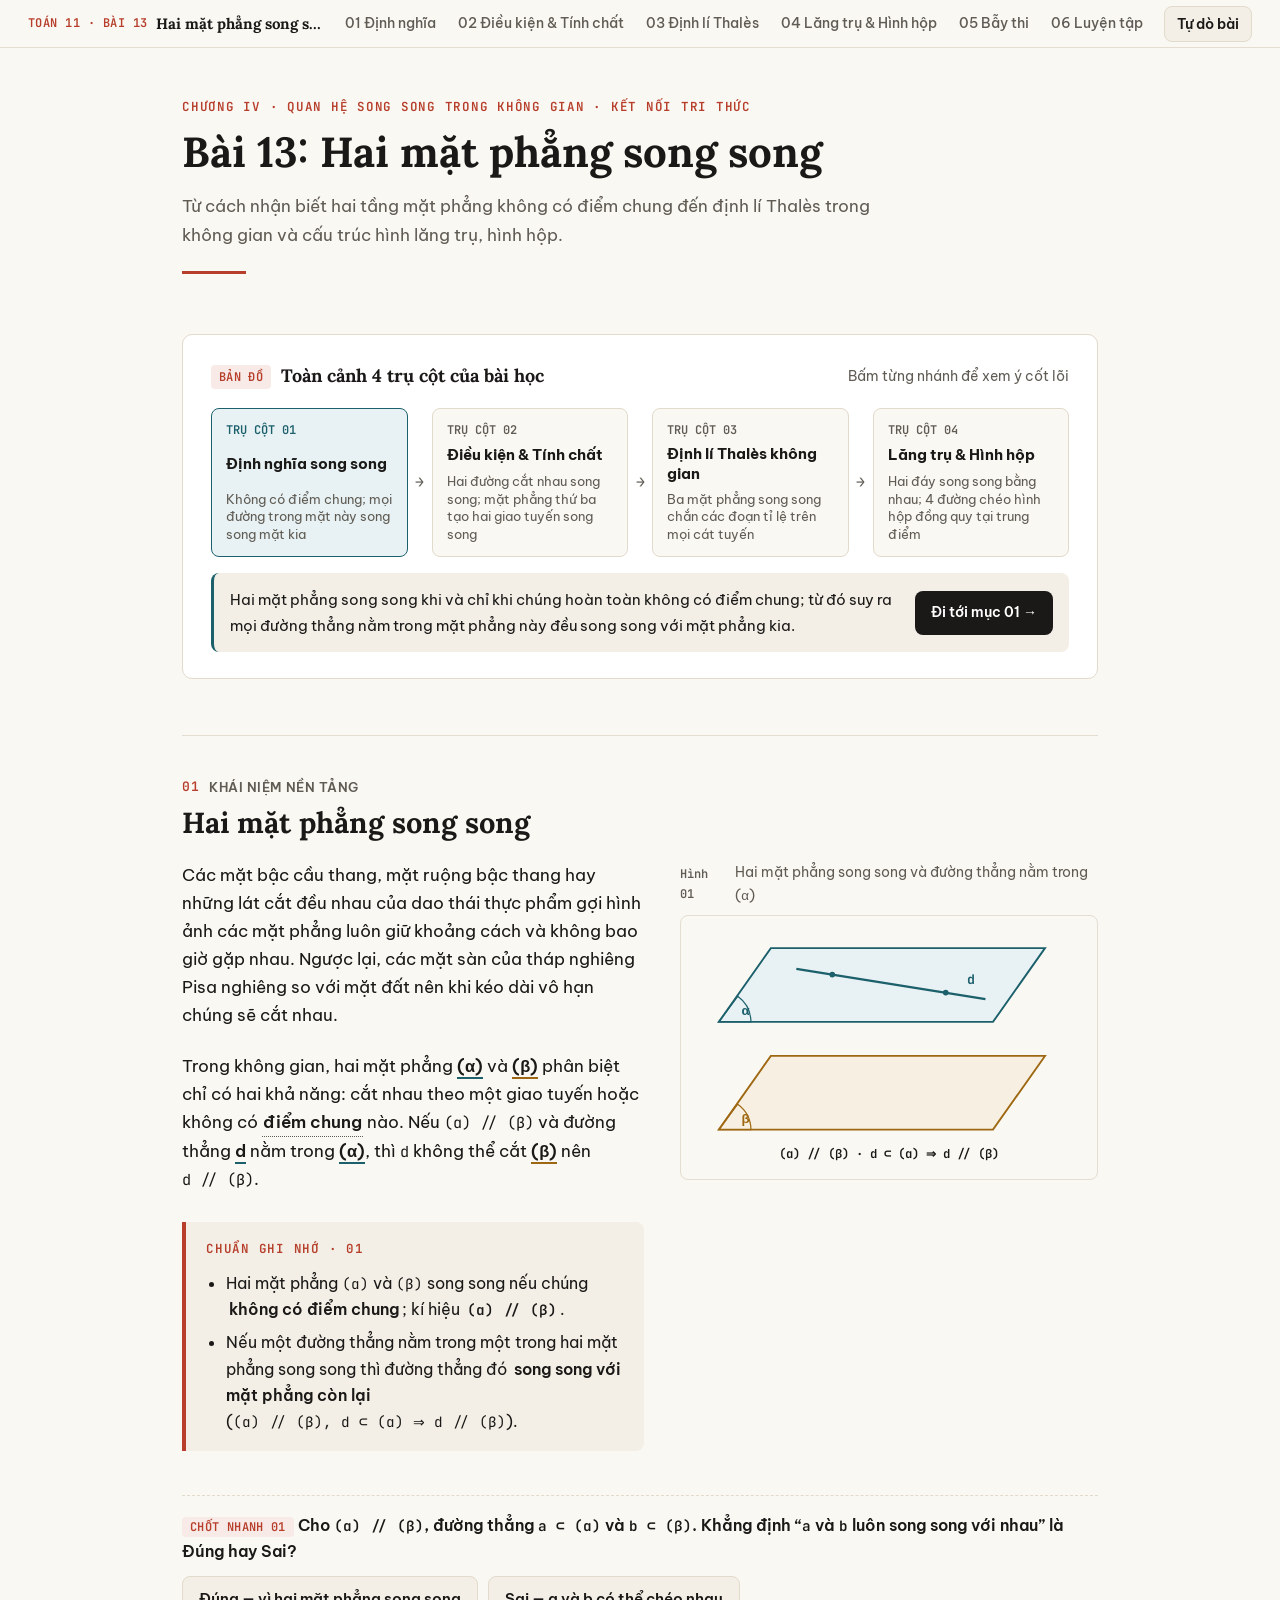
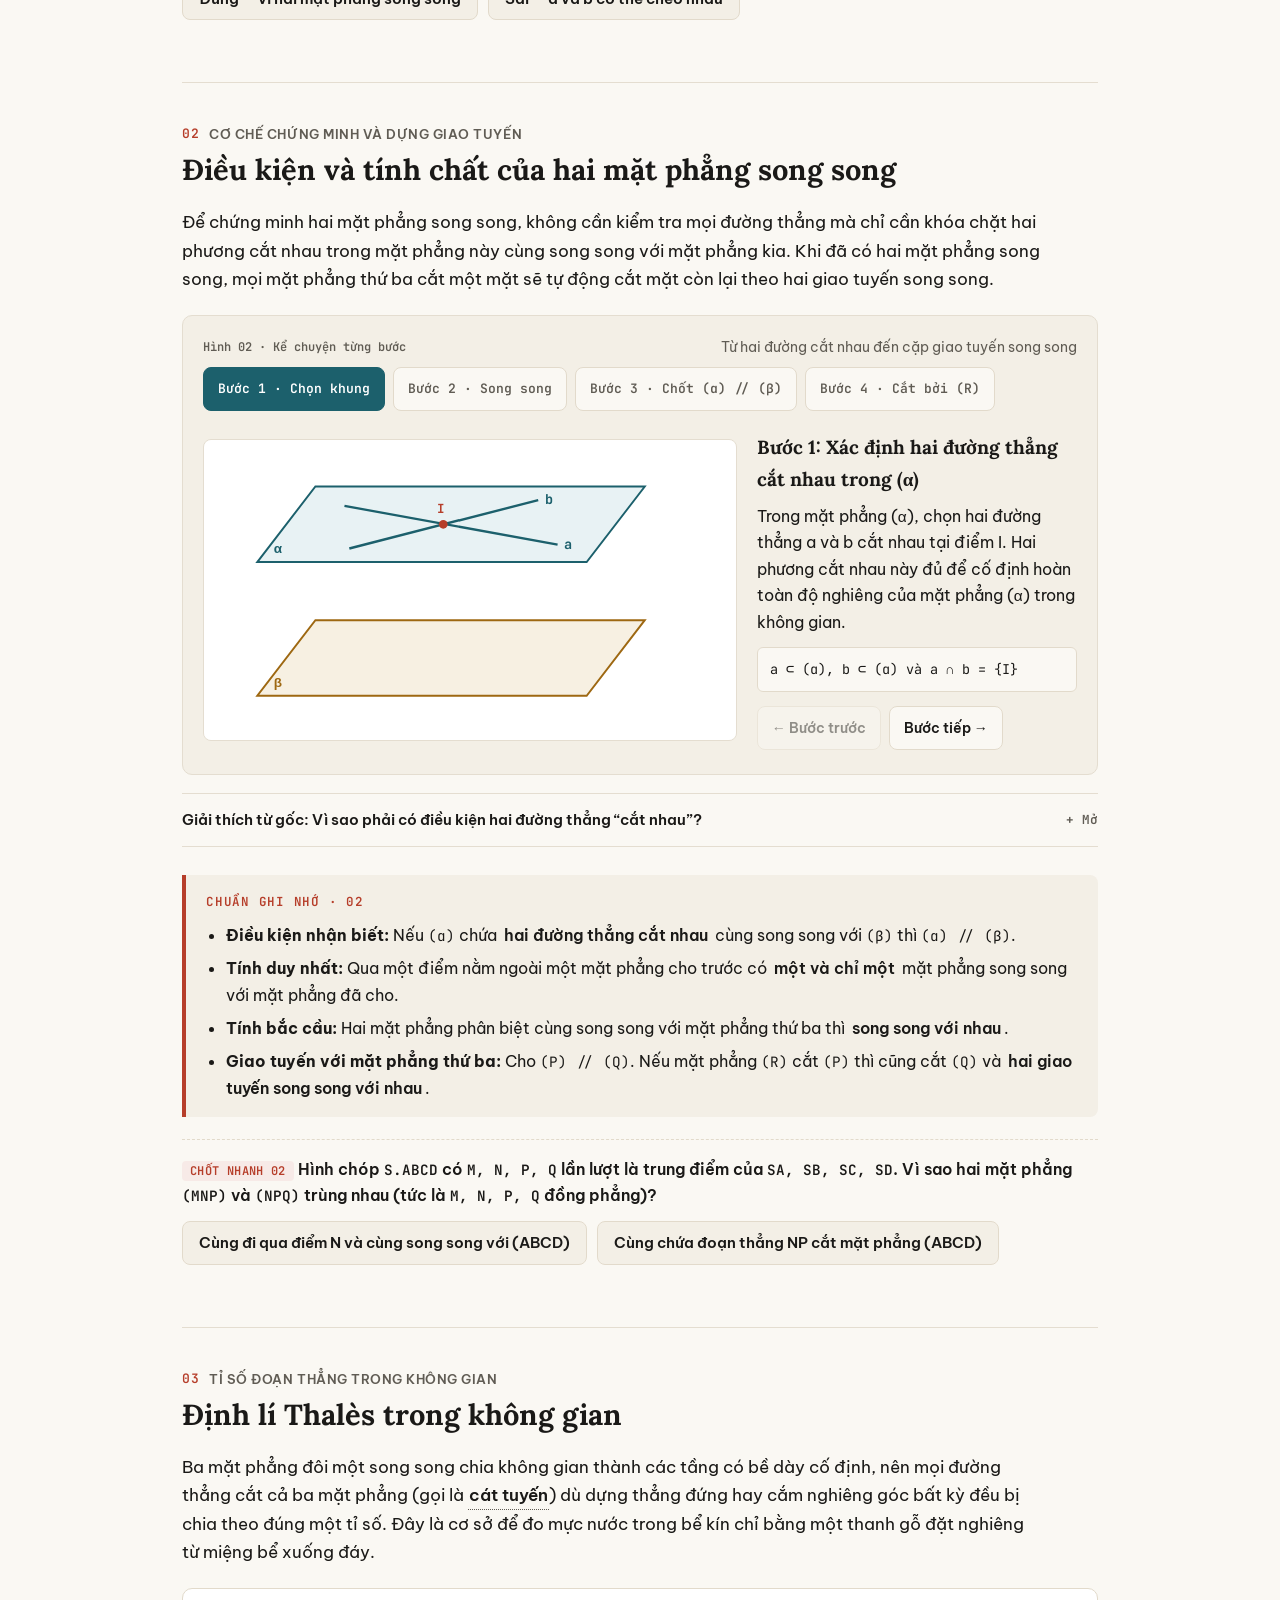
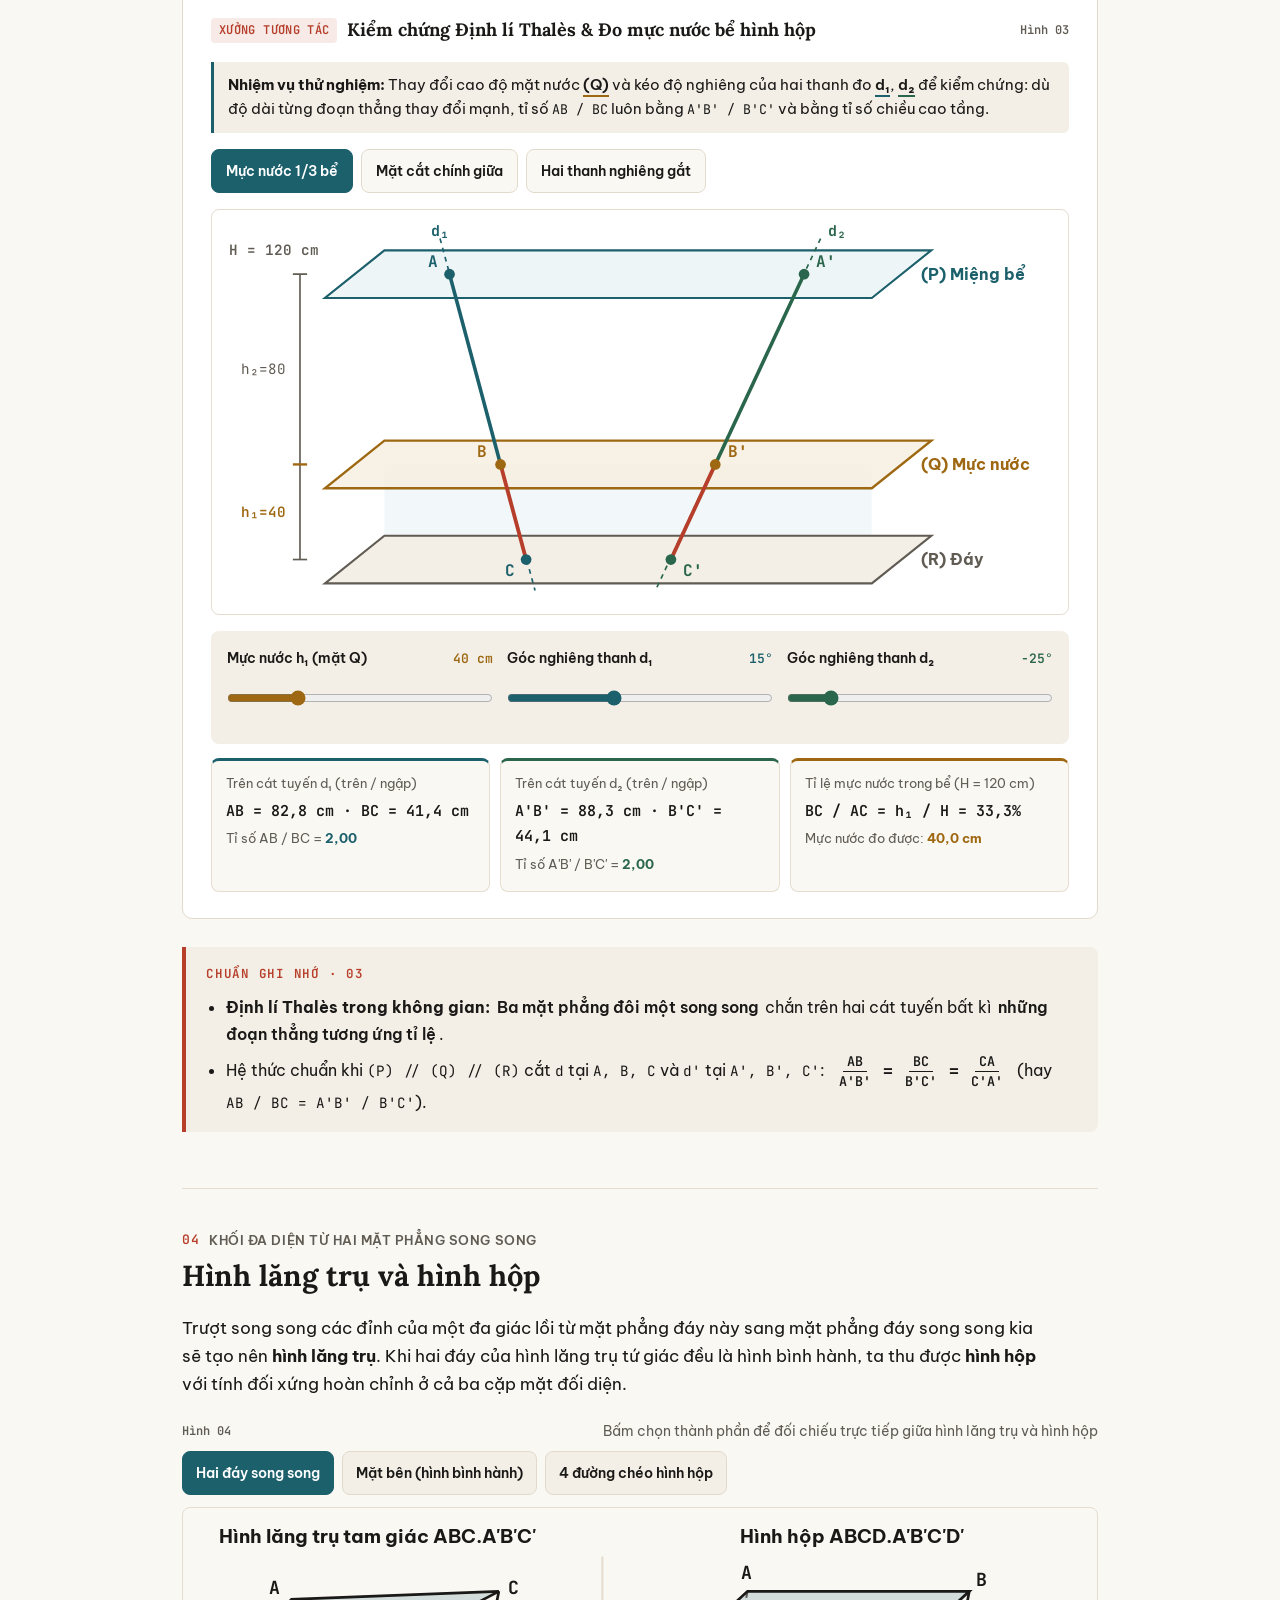
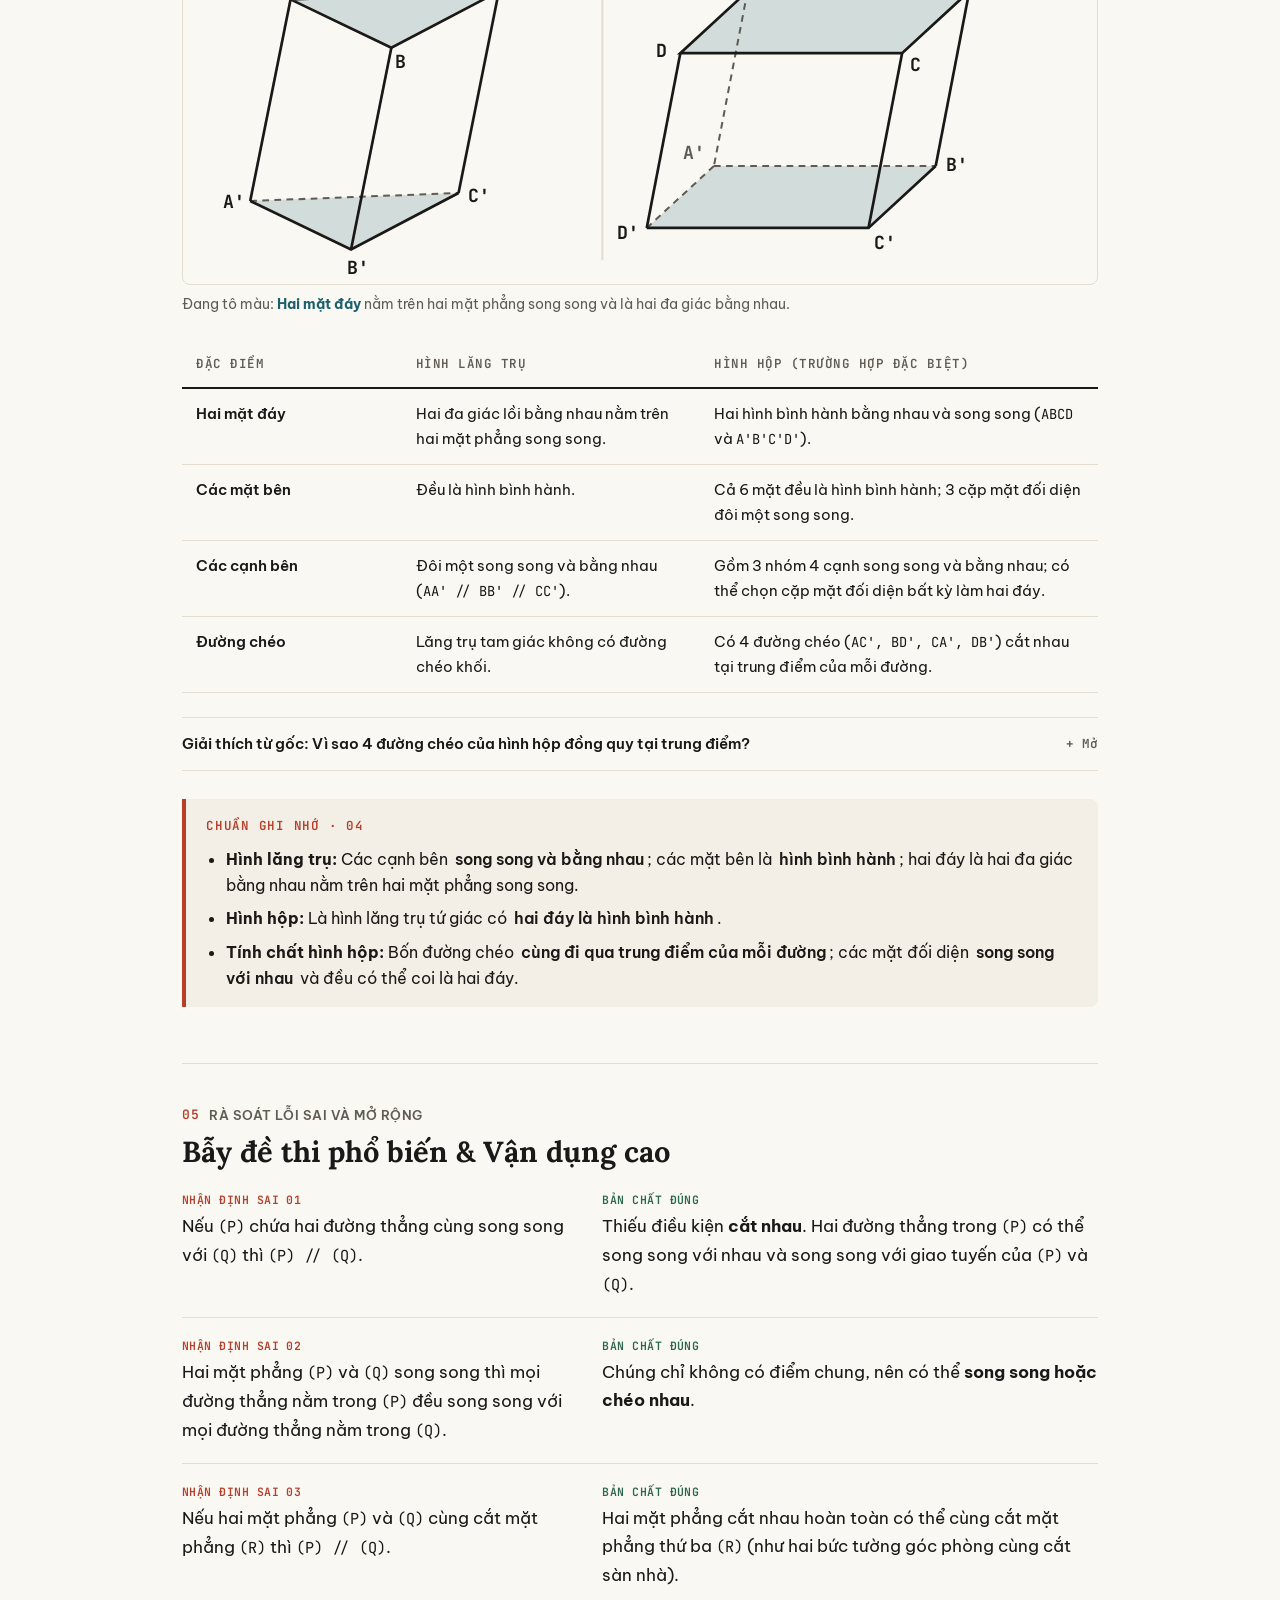
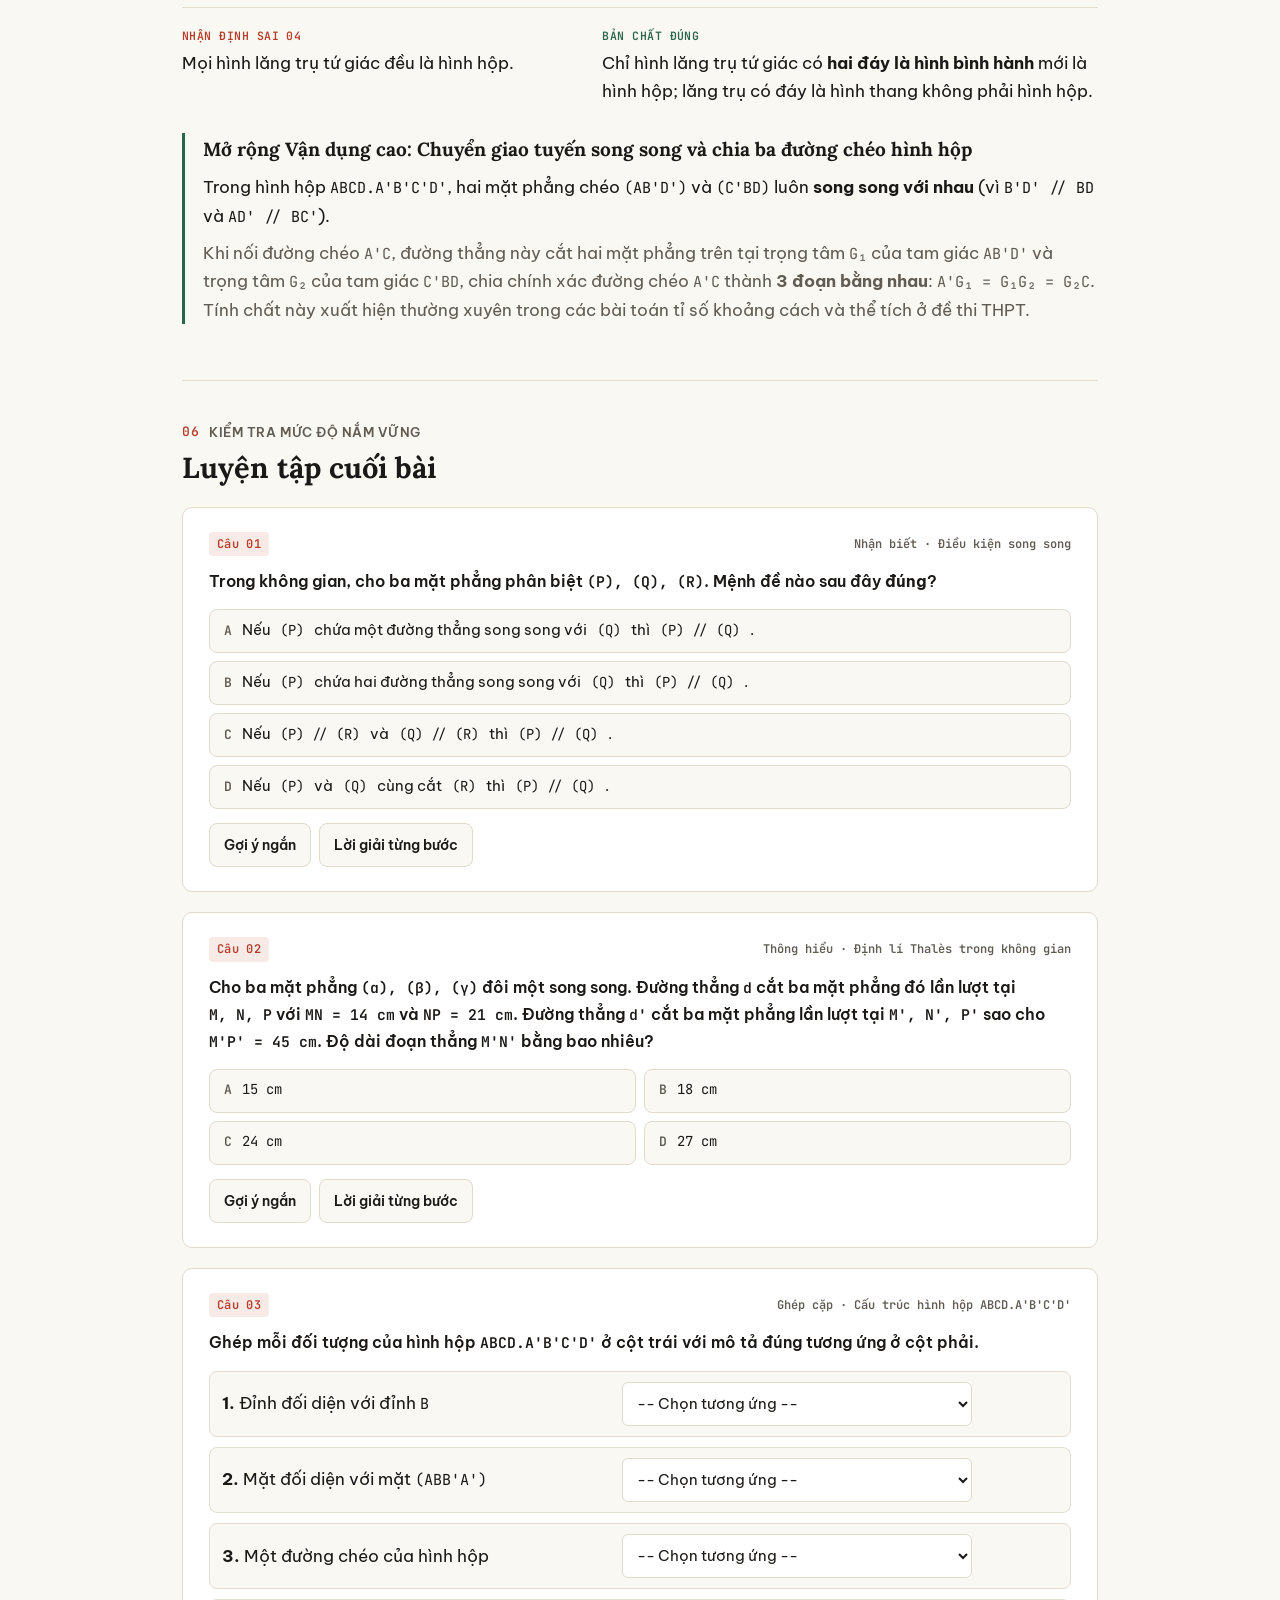
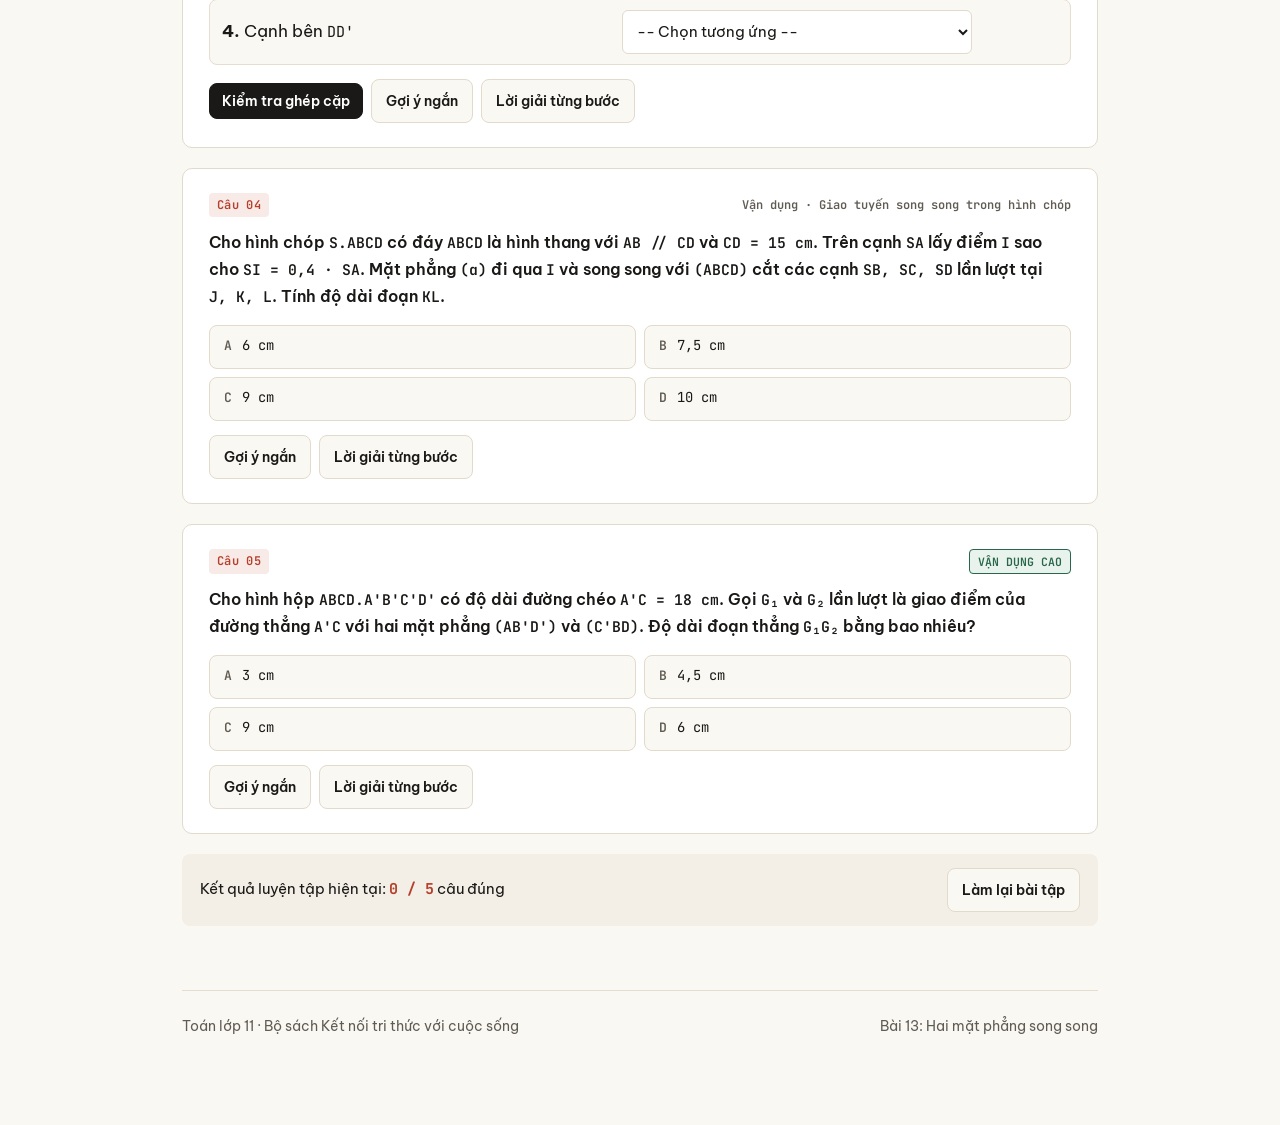
<file: files/mwtjczj0y6oq.html>
<!DOCTYPE html>
<html lang="vi">
<head>
  <meta charset="UTF-8">
  <meta name="viewport" content="width=device-width, initial-scale=1.0">
  <title>Toán 11 · Bài 13: Hai mặt phẳng song song</title>
  <link rel="preconnect" href="https://fonts.googleapis.com">
  <link rel="preconnect" href="https://fonts.gstatic.com" crossorigin>
  <link href="https://fonts.googleapis.com/css2?family=Be+Vietnam+Pro:ital,wght@0,400;0,500;0,600;0,700;1,400&family=JetBrains+Mono:wght@400;500;600&family=Lora:ital,wght@0,600;0,700;1,500&display=swap" rel="stylesheet">
  <style>
    :root {
      --bg-paper: #FAF8F3;
      --bg-card: #FFFFFF;
      --bg-tray: #F3EFE6;
      --border-hair: #E4DDD0;
      --border-card: #E2DACB;
      --ink-main: #1A1917;
      --ink-sub: #605C54;
      --accent-red: #B63E2A;
      --accent-red-soft: #F7EAE7;
      --sem-blue: #1C606C;
      --sem-blue-soft: #E8F2F4;
      --sem-amber: #9E6812;
      --sem-amber-soft: #F7F0E2;
      --sem-green: #2A664B;
      --sem-green-soft: #E8F3ED;
      --font-serif: 'Lora', Georgia, 'Times New Roman', serif;
      --font-sans: 'Be Vietnam Pro', -apple-system, BlinkMacSystemFont, 'Segoe UI', Roboto, sans-serif;
      --font-mono: 'JetBrains Mono', ui-monospace, SFMono-Regular, Menlo, Consolas, monospace;
      --nav-h: 48px;
    }

    *, *::before, *::after {
      box-sizing: border-box;
    }

    html {
      scroll-behavior: smooth;
      scroll-padding-top: 64px;
    }

    body {
      margin: 0;
      padding: 0;
      background-color: var(--bg-paper);
      color: var(--ink-main);
      font-family: var(--font-sans);
      font-size: 16.5px;
      line-height: 1.7;
      -webkit-font-smoothing: antialiased;
      overflow-x: hidden;
    }

    /* ===== TOP NAVIGATION ===== */
    .topbar {
      position: fixed;
      top: 0;
      left: 0;
      right: 0;
      height: var(--nav-h);
      background-color: var(--bg-paper);
      border-bottom: 1px solid var(--border-hair);
      z-index: 100;
      display: flex;
      align-items: center;
      justify-content: space-between;
      padding: 0 16px;
      gap: 12px;
    }

    .progress-track {
      position: absolute;
      left: 0;
      bottom: -1px;
      width: 100%;
      height: 2px;
      background: transparent;
      pointer-events: none;
    }

    .progress-fill {
      height: 100%;
      width: 0%;
      background-color: var(--accent-red);
      transition: width 0.08s linear;
    }

    .topbar-brand {
      display: flex;
      align-items: center;
      gap: 8px;
      min-width: 0;
      text-decoration: none;
      color: var(--ink-main);
    }

    .brand-code {
      font-family: var(--font-mono);
      font-size: 12px;
      font-weight: 600;
      color: var(--accent-red);
      letter-spacing: 0.04em;
      flex-shrink: 0;
    }

    .brand-title {
      font-family: var(--font-serif);
      font-size: 15px;
      font-weight: 700;
      white-space: nowrap;
      overflow: hidden;
      text-overflow: ellipsis;
    }

    .nav-links {
      display: none;
      align-items: center;
      gap: 4px;
    }

    .nav-links a {
      text-decoration: none;
      color: var(--ink-sub);
      font-size: 13.5px;
      font-weight: 500;
      padding: 6px 9px;
      border-radius: 6px;
      white-space: nowrap;
      transition: background-color 0.15s, color 0.15s;
    }

    .nav-links a:hover,
    .nav-links a.active {
      color: var(--ink-main);
      background-color: var(--bg-tray);
    }

    .nav-links a.active {
      color: var(--accent-red);
      font-weight: 600;
    }

    .topbar-actions {
      display: flex;
      align-items: center;
      gap: 8px;
      flex-shrink: 0;
    }

    .btn-nav {
      min-height: 44px;
      padding: 0 12px;
      border-radius: 8px;
      border: 1px solid var(--border-card);
      background-color: var(--bg-tray);
      color: var(--ink-main);
      font-family: var(--font-sans);
      font-size: 13.5px;
      font-weight: 600;
      cursor: pointer;
      display: inline-flex;
      align-items: center;
      gap: 6px;
      transition: background-color 0.15s, border-color 0.15s, color 0.15s;
    }

    .btn-nav:hover {
      border-color: var(--ink-sub);
    }

    .btn-nav.cloak-active {
      background-color: var(--accent-red);
      border-color: var(--accent-red);
      color: #FFFFFF;
    }

    .btn-toc-mobile {
      min-height: 44px;
      padding: 0 12px;
      border-radius: 8px;
      border: 1px solid var(--border-card);
      background-color: var(--bg-paper);
      color: var(--ink-main);
      font-family: var(--font-sans);
      font-size: 13.5px;
      font-weight: 600;
      cursor: pointer;
      display: inline-flex;
      align-items: center;
    }

    .mobile-drawer {
      display: none;
      position: fixed;
      top: var(--nav-h);
      left: 0;
      right: 0;
      background-color: var(--bg-paper);
      border-bottom: 1px solid var(--border-hair);
      z-index: 99;
      padding: 12px 16px 16px;
    }

    .mobile-drawer.open {
      display: block;
    }

    .mobile-drawer-list {
      display: flex;
      flex-direction: column;
      gap: 4px;
    }

    .mobile-drawer-list a {
      min-height: 44px;
      display: flex;
      align-items: center;
      gap: 10px;
      padding: 0 10px;
      text-decoration: none;
      color: var(--ink-main);
      font-size: 15px;
      font-weight: 500;
      border-radius: 8px;
    }

    .mobile-drawer-list a:hover {
      background-color: var(--bg-tray);
    }

    .mobile-drawer-list .m-code {
      font-family: var(--font-mono);
      font-size: 12.5px;
      color: var(--accent-red);
      font-weight: 600;
    }

    @media (min-width: 960px) {
      .topbar {
        padding: 0 28px;
      }
      .nav-links {
        display: flex;
      }
      .btn-toc-mobile {
        display: none;
      }
      .mobile-drawer {
        display: none !important;
      }
      .btn-nav {
        min-height: 36px;
      }
    }

    /* ===== MAIN LAYOUT ===== */
    .page-wrap {
      max-width: 980px;
      margin: 0 auto;
      padding: calc(var(--nav-h) + 32px) 18px 72px;
    }

    @media (min-width: 900px) {
      .page-wrap {
        padding: calc(var(--nav-h) + 48px) 32px 88px;
      }
    }

    /* ===== HERO COVER ===== */
    .hero {
      padding-bottom: 32px;
    }

    .hero-meta {
      font-family: var(--font-mono);
      font-size: 12.5px;
      font-weight: 600;
      letter-spacing: 0.06em;
      text-transform: uppercase;
      color: var(--accent-red);
      margin-bottom: 10px;
    }

    .hero h1 {
      font-family: var(--font-serif);
      font-size: clamp(28px, 4.6vw, 42px);
      line-height: 1.2;
      font-weight: 700;
      margin: 0 0 14px;
      color: var(--ink-main);
    }

    .hero-lead {
      font-size: 17px;
      color: var(--ink-sub);
      max-width: 700px;
      margin: 0;
    }

    .hero-rule {
      width: 64px;
      height: 3px;
      background-color: var(--accent-red);
      margin: 22px 0 0;
      border: 0;
    }

    /* ===== WHITE CARDS (STRICTLY FOR CONCEPT MAP, LAB, QUIZ) ===== */
    .card-surface {
      background-color: var(--bg-card);
      border: 1px solid var(--border-card);
      border-radius: 10px;
      padding: 20px;
    }

    @media (min-width: 900px) {
      .card-surface {
        padding: 26px 28px;
      }
    }

    /* ===== CONCEPT MAP ===== */
    .concept-map-wrap {
      margin-top: 28px;
    }

    .block-eyebrow {
      display: flex;
      align-items: center;
      justify-content: space-between;
      flex-wrap: wrap;
      gap: 8px;
      margin-bottom: 16px;
    }

    .eyebrow-left {
      display: flex;
      align-items: center;
      gap: 10px;
    }

    .id-tag {
      font-family: var(--font-mono);
      font-size: 12px;
      font-weight: 600;
      color: var(--accent-red);
      background-color: var(--accent-red-soft);
      padding: 2px 8px;
      border-radius: 4px;
      letter-spacing: 0.03em;
      font-variant-numeric: tabular-nums;
    }

    .eyebrow-title {
      font-family: var(--font-serif);
      font-size: 18px;
      font-weight: 700;
      margin: 0;
      color: var(--ink-main);
    }

    .eyebrow-hint {
      font-size: 13.5px;
      color: var(--ink-sub);
    }

    .cmap-flow {
      display: flex;
      flex-direction: column;
      gap: 10px;
    }

    @media (min-width: 820px) {
      .cmap-flow {
        display: grid;
        grid-template-columns: 1fr 24px 1fr 24px 1fr 24px 1fr;
        align-items: stretch;
        gap: 0;
      }
    }

    .cmap-node {
      min-height: 44px;
      text-align: left;
      background-color: var(--bg-paper);
      border: 1.5px solid var(--border-card);
      border-radius: 8px;
      padding: 13px 14px;
      cursor: pointer;
      font-family: var(--font-sans);
      transition: border-color 0.15s, background-color 0.15s;
      display: flex;
      flex-direction: column;
      justify-content: space-between;
      gap: 6px;
    }

    .cmap-node:hover {
      border-color: var(--ink-sub);
    }

    .cmap-node[data-color="blue"].is-active {
      border-color: var(--sem-blue);
      background-color: var(--sem-blue-soft);
    }

    .cmap-node[data-color="amber"].is-active {
      border-color: var(--sem-amber);
      background-color: var(--sem-amber-soft);
    }

    .cmap-node[data-color="green"].is-active {
      border-color: var(--sem-green);
      background-color: var(--sem-green-soft);
    }

    .cmap-node[data-color="red"].is-active {
      border-color: var(--accent-red);
      background-color: var(--accent-red-soft);
    }

    .cmap-node-top {
      display: flex;
      align-items: center;
      justify-content: space-between;
      gap: 6px;
    }

    .cmap-num {
      font-family: var(--font-mono);
      font-size: 12px;
      font-weight: 600;
      color: var(--ink-sub);
    }

    .cmap-node[data-color="blue"].is-active .cmap-num { color: var(--sem-blue); }
    .cmap-node[data-color="amber"].is-active .cmap-num { color: var(--sem-amber); }
    .cmap-node[data-color="green"].is-active .cmap-num { color: var(--sem-green); }
    .cmap-node[data-color="red"].is-active .cmap-num { color: var(--accent-red); }

    .cmap-label {
      font-size: 15px;
      font-weight: 700;
      color: var(--ink-main);
      line-height: 1.35;
    }

    .cmap-sub {
      font-size: 12.5px;
      color: var(--ink-sub);
      line-height: 1.4;
    }

    .cmap-arrow {
      display: flex;
      flex-direction: column;
      align-items: center;
      justify-content: center;
      color: var(--ink-sub);
      font-family: var(--font-mono);
      font-size: 11px;
      padding: 2px 0;
      user-select: none;
    }

    .cmap-arrow .arrow-desktop { display: none; }
    .cmap-arrow .arrow-mobile { display: inline; }

    @media (min-width: 820px) {
      .cmap-arrow .arrow-desktop { display: inline; font-size: 15px; }
      .cmap-arrow .arrow-mobile { display: none; }
    }

    .cmap-detail {
      margin-top: 16px;
      padding: 14px 16px;
      background-color: var(--bg-tray);
      border-radius: 8px;
      border-left: 3px solid var(--sem-blue);
      display: flex;
      flex-wrap: wrap;
      align-items: center;
      justify-content: space-between;
      gap: 12px;
    }

    .cmap-detail-text {
      flex: 1 1 320px;
      font-size: 15px;
      margin: 0;
      color: var(--ink-main);
    }

    .cmap-detail-link {
      min-height: 44px;
      padding: 0 16px;
      border-radius: 8px;
      background-color: var(--ink-main);
      color: #FFFFFF;
      text-decoration: none;
      font-size: 14px;
      font-weight: 600;
      display: inline-flex;
      align-items: center;
      white-space: nowrap;
      transition: opacity 0.15s;
    }

    .cmap-detail-link:hover {
      opacity: 0.88;
    }

    /* ===== SECTIONS (NO BOXING, BREATHABLE EDITORIAL RHYTHM) ===== */
    .lesson-section {
      margin-top: 56px;
      padding-top: 40px;
      border-top: 1px solid var(--border-hair);
    }

    .section-head {
      margin-bottom: 20px;
    }

    .section-code-row {
      display: flex;
      align-items: center;
      gap: 10px;
      margin-bottom: 6px;
    }

    .section-num {
      font-family: var(--font-mono);
      font-size: 13px;
      font-weight: 600;
      color: var(--accent-red);
      letter-spacing: 0.05em;
    }

    .section-kicker {
      font-size: 13px;
      font-weight: 600;
      color: var(--ink-sub);
      text-transform: uppercase;
      letter-spacing: 0.04em;
    }

    .lesson-section h2 {
      font-family: var(--font-serif);
      font-size: clamp(22px, 3vw, 29px);
      line-height: 1.28;
      font-weight: 700;
      margin: 0;
      color: var(--ink-main);
    }

    .lead-para {
      margin: 0 0 22px;
      max-width: 78ch;
      color: var(--ink-main);
    }

    /* Two-column editorial layout on desktop >= 900px */
    .two-col {
      display: grid;
      grid-template-columns: 1fr;
      gap: 28px;
      align-items: start;
    }

    @media (min-width: 900px) {
      .two-col {
        grid-template-columns: 1.05fr 0.95fr;
        gap: 36px;
      }
      .two-col.wide-right {
        grid-template-columns: 0.85fr 1.15fr;
      }
    }

    /* ===== SEMANTIC UNDERLINES (ONLY FOR DIAGRAM-MATCHED KEYWORDS) ===== */
    .kw-blue {
      border-bottom: 2px solid var(--sem-blue);
      padding-bottom: 1px;
      font-weight: 600;
      color: var(--ink-main);
    }

    .kw-amber {
      border-bottom: 2px solid var(--sem-amber);
      padding-bottom: 1px;
      font-weight: 600;
      color: var(--ink-main);
    }

    .kw-green {
      border-bottom: 2px solid var(--sem-green);
      padding-bottom: 1px;
      font-weight: 600;
      color: var(--ink-main);
    }

    /* ===== GLOSSARY POPOVER INLINE ===== */
    .term-btn {
      background: none;
      border: none;
      border-bottom: 1.5px dotted var(--ink-sub);
      padding: 0 1px;
      font: inherit;
      font-weight: 600;
      color: var(--ink-main);
      cursor: pointer;
    }

    .term-btn:hover,
    .term-btn[aria-expanded="true"] {
      color: var(--accent-red);
      border-bottom-color: var(--accent-red);
    }

    .term-drawer {
      display: none;
      margin: 10px 0 16px;
      padding: 12px 14px;
      background-color: var(--bg-tray);
      border-left: 2px solid var(--ink-sub);
      border-radius: 0 6px 6px 0;
      font-size: 14.5px;
      color: var(--ink-main);
    }

    .term-drawer.open {
      display: block;
    }

    .term-drawer strong {
      color: var(--ink-main);
    }

    /* ===== MATH TYPOGRAPHY (PURE HTML/UNICODE) ===== */
    .math {
      font-family: var(--font-mono);
      font-size: 0.92em;
      font-variant-numeric: tabular-nums;
      white-space: nowrap;
    }

    .frac {
      display: inline-flex;
      flex-direction: column;
      align-items: center;
      vertical-align: middle;
      margin: 0 3px;
      font-family: var(--font-mono);
      font-size: 0.86em;
      line-height: 1.15;
      font-variant-numeric: tabular-nums;
    }

    .frac .num {
      border-bottom: 1.4px solid currentColor;
      padding: 0 4px 2px;
    }

    .frac .den {
      padding: 2px 4px 0;
    }

    /* ===== MEMORY CORE (CHUẨN GHI NHỚ) ===== */
    .memory-box {
      margin: 28px 0 22px;
      padding: 16px 20px;
      background-color: var(--bg-tray);
      border-left: 4px solid var(--accent-red);
      border-radius: 0 8px 8px 0;
    }

    .memory-head {
      display: flex;
      align-items: center;
      justify-content: space-between;
      gap: 8px;
      margin-bottom: 10px;
    }

    .memory-title {
      font-family: var(--font-mono);
      font-size: 12.5px;
      font-weight: 600;
      text-transform: uppercase;
      letter-spacing: 0.06em;
      color: var(--accent-red);
    }

    .memory-list {
      margin: 0;
      padding-left: 20px;
    }

    .memory-list li {
      margin-bottom: 7px;
      font-size: 15.5px;
    }

    .memory-list li:last-child {
      margin-bottom: 0;
    }

    /* ===== CLOAK MODE (TỰ DÒ BÀI) ===== */
    .cloak {
      font-weight: 600;
      transition: background-color 0.15s, color 0.15s;
      border-radius: 4px;
      padding: 0 3px;
    }

    body.cloak-mode .cloak {
      background-color: var(--ink-main);
      color: transparent;
      cursor: pointer;
      user-select: none;
      padding: 1px 6px;
    }

    body.cloak-mode .cloak .math,
    body.cloak-mode .cloak .frac {
      color: transparent;
    }

    body.cloak-mode .cloak:hover {
      background-color: var(--accent-red);
    }

    body.cloak-mode .cloak.revealed {
      background-color: var(--accent-red-soft);
      color: var(--accent-red);
    }

    body.cloak-mode .cloak.revealed .math,
    body.cloak-mode .cloak.revealed .frac {
      color: var(--accent-red);
    }

    .cloak-banner {
      display: none;
      margin-top: 14px;
      padding: 10px 14px;
      background-color: var(--accent-red-soft);
      border: 1px solid var(--accent-red);
      border-radius: 8px;
      font-size: 14px;
      color: var(--accent-red);
      font-weight: 500;
    }

    body.cloak-mode .cloak-banner {
      display: block;
    }

    /* ===== FIGURE FRAME & SVG DISCIPLINE ===== */
    .figure-block {
      margin: 0;
    }

    .figure-caption-top {
      display: flex;
      align-items: center;
      justify-content: space-between;
      gap: 8px;
      margin-bottom: 8px;
    }

    .fig-id {
      font-family: var(--font-mono);
      font-size: 12px;
      font-weight: 600;
      color: var(--ink-sub);
    }

    .fig-desc {
      font-size: 13.5px;
      color: var(--ink-sub);
    }

    .svg-scroll {
      width: 100%;
      overflow-x: auto;
      -webkit-overflow-scrolling: touch;
      border: 1px solid var(--border-hair);
      border-radius: 8px;
      background-color: var(--bg-paper);
    }

    .svg-scroll.on-white {
      background-color: #FFFFFF;
    }

    .svg-scroll svg {
      display: block;
      width: 100%;
      height: auto;
    }

    .svg-wide {
      min-width: 620px;
    }

    .svg-compact {
      min-width: 320px;
    }

    /* ===== STEP-BY-STEP STORYTELLING (SECTION 02) ===== */
    .story-panel {
      margin-top: 22px;
      padding: 20px;
      background-color: var(--bg-tray);
      border: 1px solid var(--border-hair);
      border-radius: 10px;
    }

    .story-tabs {
      display: flex;
      flex-wrap: wrap;
      gap: 8px;
      margin-bottom: 16px;
    }

    .step-btn {
      min-height: 44px;
      padding: 0 14px;
      border-radius: 8px;
      border: 1px solid var(--border-card);
      background-color: var(--bg-paper);
      color: var(--ink-sub);
      font-family: var(--font-mono);
      font-size: 13px;
      font-weight: 600;
      cursor: pointer;
      transition: background-color 0.15s, color 0.15s, border-color 0.15s;
    }

    .step-btn:hover {
      border-color: var(--ink-main);
      color: var(--ink-main);
    }

    .step-btn.active-blue {
      background-color: var(--sem-blue);
      border-color: var(--sem-blue);
      color: #FFFFFF;
    }

    .step-btn.active-amber {
      background-color: var(--sem-amber);
      border-color: var(--sem-amber);
      color: #FFFFFF;
    }

    .step-btn.active-green {
      background-color: var(--sem-green);
      border-color: var(--sem-green);
      color: #FFFFFF;
    }

    .story-body {
      display: grid;
      grid-template-columns: 1fr;
      gap: 20px;
      align-items: center;
    }

    @media (min-width: 860px) {
      .story-body {
        grid-template-columns: 1.25fr 0.75fr;
      }
    }

    .story-narration {
      padding: 4px 0;
    }

    .story-step-title {
      font-family: var(--font-serif);
      font-size: 19px;
      font-weight: 700;
      margin: 0 0 8px;
      color: var(--ink-main);
    }

    .story-step-text {
      margin: 0 0 12px;
      font-size: 15.5px;
      color: var(--ink-main);
    }

    .story-formula {
      font-family: var(--font-mono);
      font-size: 13.5px;
      padding: 10px 12px;
      background-color: var(--bg-paper);
      border: 1px solid var(--border-card);
      border-radius: 6px;
      color: var(--ink-main);
      margin-bottom: 14px;
    }

    .story-nav {
      display: flex;
      gap: 8px;
    }

    .btn-subtle {
      min-height: 44px;
      padding: 0 14px;
      border-radius: 8px;
      border: 1px solid var(--border-card);
      background-color: var(--bg-paper);
      color: var(--ink-main);
      font-family: var(--font-sans);
      font-size: 14px;
      font-weight: 600;
      cursor: pointer;
    }

    .btn-subtle:disabled {
      opacity: 0.45;
      cursor: not-allowed;
    }

    /* ===== COLLAPSIBLE DEEP-DIVE (GIẢI THÍCH TỪ GỐC) ===== */
    details.deep-note {
      margin: 18px 0;
      border-top: 1px solid var(--border-hair);
      border-bottom: 1px solid var(--border-hair);
      padding: 4px 0;
    }

    details.deep-note summary {
      min-height: 44px;
      display: flex;
      align-items: center;
      justify-content: space-between;
      cursor: pointer;
      font-size: 15px;
      font-weight: 600;
      color: var(--ink-main);
      list-style: none;
    }

    details.deep-note summary::-webkit-details-marker {
      display: none;
    }

    details.deep-note summary::after {
      content: "+ Mở";
      font-family: var(--font-mono);
      font-size: 12.5px;
      color: var(--ink-sub);
      flex-shrink: 0;
      margin-left: 12px;
    }

    details.deep-note[open] summary::after {
      content: "− Đóng";
      color: var(--accent-red);
    }

    .deep-content {
      padding: 4px 0 14px;
      font-size: 15px;
      color: var(--ink-sub);
    }

    .deep-content p {
      margin: 0 0 8px;
    }

    .deep-content p:last-child {
      margin-bottom: 0;
    }

    /* ===== MINI 1-TAP CHECKS ===== */
    .mini-check {
      margin-top: 22px;
      padding: 16px 0 6px;
      border-top: 1px dashed var(--border-card);
    }

    .mini-q {
      font-size: 15.5px;
      font-weight: 600;
      margin: 0 0 12px;
      color: var(--ink-main);
    }

    .mini-actions {
      display: flex;
      flex-wrap: wrap;
      gap: 10px;
    }

    .mini-opt {
      min-height: 44px;
      padding: 8px 16px;
      border-radius: 8px;
      border: 1px solid var(--border-card);
      background-color: var(--bg-tray);
      color: var(--ink-main);
      font-family: var(--font-sans);
      font-size: 14.5px;
      font-weight: 600;
      cursor: pointer;
      transition: background-color 0.15s, border-color 0.15s;
    }

    .mini-opt:hover {
      border-color: var(--ink-main);
    }

    .mini-opt.is-right {
      background-color: var(--sem-green-soft);
      border-color: var(--sem-green);
      color: var(--sem-green);
    }

    .mini-opt.is-wrong {
      background-color: var(--accent-red-soft);
      border-color: var(--accent-red);
      color: var(--accent-red);
    }

    .mini-feedback {
      margin-top: 10px;
      font-size: 14.5px;
      color: var(--ink-sub);
      display: none;
    }

    .mini-feedback.show {
      display: block;
    }

    /* ===== INTERACTIVE LAB (THALES 3D WORKBENCH) ===== */
    .lab-task {
      margin: 0 0 16px;
      padding: 11px 14px;
      background-color: var(--bg-tray);
      border-left: 3px solid var(--sem-blue);
      border-radius: 0 6px 6px 0;
      font-size: 14.5px;
      color: var(--ink-main);
    }

    .lab-presets {
      display: flex;
      flex-wrap: wrap;
      gap: 8px;
      margin-bottom: 16px;
    }

    .preset-btn {
      min-height: 44px;
      padding: 0 14px;
      border-radius: 8px;
      border: 1px solid var(--border-card);
      background-color: var(--bg-paper);
      color: var(--ink-main);
      font-family: var(--font-sans);
      font-size: 13.5px;
      font-weight: 600;
      cursor: pointer;
    }

    .preset-btn.active {
      background-color: var(--sem-blue);
      border-color: var(--sem-blue);
      color: #FFFFFF;
    }

    .lab-controls {
      display: grid;
      grid-template-columns: 1fr;
      gap: 14px;
      margin-top: 16px;
      padding: 16px;
      background-color: var(--bg-tray);
      border-radius: 8px;
    }

    @media (min-width: 780px) {
      .lab-controls {
        grid-template-columns: repeat(3, 1fr);
      }
    }

    .ctrl-group label {
      display: flex;
      justify-content: space-between;
      align-items: baseline;
      font-size: 13.5px;
      font-weight: 600;
      margin-bottom: 6px;
      color: var(--ink-main);
    }

    .ctrl-val {
      font-family: var(--font-mono);
      font-size: 13px;
      font-weight: 600;
      font-variant-numeric: tabular-nums;
    }

    .ctrl-val.c-blue { color: var(--sem-blue); }
    .ctrl-val.c-amber { color: var(--sem-amber); }
    .ctrl-val.c-green { color: var(--sem-green); }

    input[type="range"] {
      width: 100%;
      height: 44px;
      margin: 0;
      cursor: pointer;
      accent-color: var(--sem-blue);
      background: transparent;
    }

    input[type="range"].range-amber {
      accent-color: var(--sem-amber);
    }

    input[type="range"].range-green {
      accent-color: var(--sem-green);
    }

    .lab-metrics {
      display: grid;
      grid-template-columns: 1fr;
      gap: 10px;
      margin-top: 14px;
    }

    @media (min-width: 700px) {
      .lab-metrics {
        grid-template-columns: repeat(3, 1fr);
      }
    }

    .metric-cell {
      padding: 12px 14px;
      background-color: var(--bg-paper);
      border: 1px solid var(--border-hair);
      border-radius: 8px;
    }

    .metric-label {
      font-size: 12.5px;
      color: var(--ink-sub);
      margin-bottom: 4px;
    }

    .metric-num {
      font-family: var(--font-mono);
      font-size: 15px;
      font-weight: 600;
      font-variant-numeric: tabular-nums;
      color: var(--ink-main);
    }

    .metric-cell.m-blue { border-top: 3px solid var(--sem-blue); }
    .metric-cell.m-amber { border-top: 3px solid var(--sem-amber); }
    .metric-cell.m-green { border-top: 3px solid var(--sem-green); }

    /* ===== TABLES (DIRECTLY ON PAPER, NO BOXING) ===== */
    .table-wrap {
      width: 100%;
      overflow-x: auto;
      margin: 18px 0 24px;
    }

    table.editorial-table {
      width: 100%;
      min-width: 520px;
      border-collapse: collapse;
      text-align: left;
      font-size: 15px;
    }

    table.editorial-table th,
    table.editorial-table td {
      padding: 12px 14px;
      border-bottom: 1px solid var(--border-hair);
      vertical-align: top;
    }

    table.editorial-table th {
      font-family: var(--font-mono);
      font-size: 12.5px;
      font-weight: 600;
      text-transform: uppercase;
      letter-spacing: 0.04em;
      color: var(--ink-sub);
      border-bottom: 2px solid var(--ink-main);
    }

    table.editorial-table td:first-child {
      font-weight: 600;
      color: var(--ink-main);
      width: 24%;
    }

    /* ===== PRISM / BOX HIGHLIGHT SWITCHER ===== */
    .highlight-bar {
      display: flex;
      flex-wrap: wrap;
      gap: 8px;
      margin-bottom: 12px;
    }

    .hl-btn {
      min-height: 44px;
      padding: 0 13px;
      border-radius: 8px;
      border: 1px solid var(--border-card);
      background-color: var(--bg-tray);
      color: var(--ink-main);
      font-family: var(--font-sans);
      font-size: 13.5px;
      font-weight: 600;
      cursor: pointer;
    }

    .hl-btn.active[data-mode="bases"] {
      background-color: var(--sem-blue);
      border-color: var(--sem-blue);
      color: #FFFFFF;
    }

    .hl-btn.active[data-mode="faces"] {
      background-color: var(--sem-amber);
      border-color: var(--sem-amber);
      color: #FFFFFF;
    }

    .hl-btn.active[data-mode="diags"] {
      background-color: var(--sem-green);
      border-color: var(--sem-green);
      color: #FFFFFF;
    }

    /* ===== EXAM TRAPS (ON PAPER) ===== */
    .trap-list {
      display: grid;
      grid-template-columns: 1fr;
      gap: 18px;
      margin: 18px 0 28px;
    }

    .trap-row {
      display: grid;
      grid-template-columns: 1fr;
      gap: 8px;
      padding-bottom: 18px;
      border-bottom: 1px solid var(--border-hair);
    }

    @media (min-width: 780px) {
      .trap-row {
        grid-template-columns: 1fr 1.25fr;
        gap: 24px;
      }
    }

    .trap-wrong-label {
      font-family: var(--font-mono);
      font-size: 11.5px;
      font-weight: 600;
      color: var(--accent-red);
      text-transform: uppercase;
      letter-spacing: 0.04em;
      display: block;
      margin-bottom: 3px;
    }

    .trap-right-label {
      font-family: var(--font-mono);
      font-size: 11.5px;
      font-weight: 600;
      color: var(--sem-green);
      text-transform: uppercase;
      letter-spacing: 0.04em;
      display: block;
      margin-bottom: 3px;
    }

    .vdc-block {
      margin-top: 24px;
      padding-left: 18px;
      border-left: 3px solid var(--sem-green);
    }

    .vdc-block h3 {
      font-family: var(--font-serif);
      font-size: 19px;
      margin: 0 0 8px;
      color: var(--ink-main);
    }

    /* ===== PRACTICE QUIZ CARDS (WHITE SURFACE) ===== */
    .quiz-stack {
      display: flex;
      flex-direction: column;
      gap: 20px;
      margin-top: 20px;
    }

    .quiz-card {
      background-color: var(--bg-card);
      border: 1px solid var(--border-card);
      border-radius: 10px;
      padding: 20px;
    }

    @media (min-width: 900px) {
      .quiz-card {
        padding: 24px 26px;
      }
    }

    .quiz-top {
      display: flex;
      align-items: center;
      justify-content: space-between;
      flex-wrap: wrap;
      gap: 8px;
      margin-bottom: 12px;
    }

    .vdc-tag {
      font-family: var(--font-mono);
      font-size: 11.5px;
      font-weight: 600;
      color: var(--sem-green);
      background-color: var(--sem-green-soft);
      border: 1px solid var(--sem-green);
      padding: 2px 8px;
      border-radius: 4px;
      text-transform: uppercase;
    }

    .quiz-stem {
      font-size: 16px;
      font-weight: 600;
      margin: 0 0 14px;
      color: var(--ink-main);
    }

    .quiz-options {
      display: grid;
      grid-template-columns: 1fr;
      gap: 8px;
    }

    @media (min-width: 720px) {
      .quiz-options.two-cols {
        grid-template-columns: 1fr 1fr;
      }
    }

    .opt-btn {
      min-height: 44px;
      text-align: left;
      padding: 10px 14px;
      border-radius: 8px;
      border: 1px solid var(--border-card);
      background-color: var(--bg-paper);
      color: var(--ink-main);
      font-family: var(--font-sans);
      font-size: 15px;
      cursor: pointer;
      display: flex;
      align-items: baseline;
      gap: 10px;
      transition: border-color 0.15s, background-color 0.15s;
    }

    .opt-btn:hover {
      border-color: var(--ink-sub);
    }

    .opt-key {
      font-family: var(--font-mono);
      font-size: 13px;
      font-weight: 600;
      color: var(--ink-sub);
      flex-shrink: 0;
    }

    .opt-btn.correct {
      background-color: var(--sem-green-soft);
      border-color: var(--sem-green);
      color: var(--sem-green);
      font-weight: 600;
    }

    .opt-btn.correct .opt-key { color: var(--sem-green); }

    .opt-btn.wrong {
      background-color: var(--accent-red-soft);
      border-color: var(--accent-red);
      color: var(--accent-red);
    }

    .opt-btn.wrong .opt-key { color: var(--accent-red); }

    /* Matching Question */
    .match-grid {
      display: flex;
      flex-direction: column;
      gap: 10px;
      margin-bottom: 14px;
    }

    .match-row {
      display: grid;
      grid-template-columns: 1fr;
      gap: 8px;
      align-items: center;
      padding: 10px 12px;
      background-color: var(--bg-paper);
      border: 1px solid var(--border-hair);
      border-radius: 8px;
    }

    @media (min-width: 720px) {
      .match-row {
        grid-template-columns: 1.1fr 1fr auto;
        gap: 14px;
      }
    }

    .match-select {
      min-height: 44px;
      padding: 6px 10px;
      border-radius: 6px;
      border: 1px solid var(--border-card);
      background-color: #FFFFFF;
      font-family: var(--font-sans);
      font-size: 14.5px;
      color: var(--ink-main);
    }

    .match-status {
      font-family: var(--font-mono);
      font-size: 12.5px;
      font-weight: 600;
      min-width: 72px;
    }

    .match-status.ok { color: var(--sem-green); }
    .match-status.no { color: var(--accent-red); }

    .quiz-tools {
      display: flex;
      flex-wrap: wrap;
      align-items: center;
      gap: 8px;
      margin-top: 14px;
    }

    .quiz-feedback {
      margin-top: 12px;
      font-size: 14.5px;
      font-weight: 600;
      display: none;
    }

    .quiz-feedback.show { display: block; }
    .quiz-feedback.ok { color: var(--sem-green); }
    .quiz-feedback.no { color: var(--accent-red); }

    .hint-box, .sol-box {
      display: none;
      margin-top: 12px;
      padding: 12px 14px;
      border-radius: 8px;
      font-size: 14.5px;
    }

    .hint-box.show, .sol-box.show { display: block; }

    .hint-box {
      background-color: var(--sem-amber-soft);
      border-left: 3px solid var(--sem-amber);
      color: var(--ink-main);
    }

    .sol-box {
      background-color: var(--bg-tray);
      border-left: 3px solid var(--sem-green);
      color: var(--ink-main);
    }

    .sol-step {
      display: none;
      margin-bottom: 8px;
      padding-bottom: 8px;
      border-bottom: 1px dashed var(--border-card);
    }

    .sol-step.visible { display: block; }
    .sol-step:last-of-type { border-bottom: none; margin-bottom: 0; padding-bottom: 0; }

    .sol-step-tag {
      font-family: var(--font-mono);
      font-size: 12px;
      font-weight: 600;
      color: var(--sem-green);
      margin-right: 6px;
    }

    .score-summary {
      margin-top: 20px;
      padding: 14px 18px;
      background-color: var(--bg-tray);
      border-radius: 8px;
      display: flex;
      flex-wrap: wrap;
      align-items: center;
      justify-content: space-between;
      gap: 10px;
      font-size: 15px;
    }

    .score-val {
      font-family: var(--font-mono);
      font-weight: 700;
      color: var(--accent-red);
      font-variant-numeric: tabular-nums;
    }

    /* ===== FOOTER ===== */
    footer {
      margin-top: 64px;
      padding-top: 24px;
      border-top: 1px solid var(--border-hair);
      font-size: 13.5px;
      color: var(--ink-sub);
      display: flex;
      flex-wrap: wrap;
      justify-content: space-between;
      gap: 8px;
    }
  </style>
</head>
<body>
  <!-- TOP NAVIGATION -->
  <header class="topbar">
    <a href="#top" class="topbar-brand">
      <span class="brand-code">TOÁN 11 · BÀI 13</span>
      <span class="brand-title">Hai mặt phẳng song song</span>
    </a>

    <nav class="nav-links" aria-label="Mục lục bài học">
      <a href="#sec-01">01 Định nghĩa</a>
      <a href="#sec-02">02 Điều kiện &amp; Tính chất</a>
      <a href="#sec-03">03 Định lí Thalès</a>
      <a href="#sec-04">04 Lăng trụ &amp; Hình hộp</a>
      <a href="#sec-05">05 Bẫy thi</a>
      <a href="#sec-06">06 Luyện tập</a>
    </nav>

    <div class="topbar-actions">
      <button type="button" class="btn-toc-mobile" id="tocToggleBtn" aria-expanded="false" aria-controls="mobileDrawer">Mục lục</button>
      <button type="button" class="btn-nav" id="cloakToggleBtn" aria-pressed="false">Tự dò bài</button>
    </div>

    <div class="progress-track" aria-hidden="true">
      <div class="progress-fill" id="progressFill"></div>
    </div>
  </header>

  <!-- MOBILE TOC DRAWER -->
  <div class="mobile-drawer" id="mobileDrawer">
    <nav class="mobile-drawer-list" aria-label="Mục lục di động">
      <a href="#sec-01"><span class="m-code">01</span> Hai mặt phẳng song song</a>
      <a href="#sec-02"><span class="m-code">02</span> Điều kiện và tính chất</a>
      <a href="#sec-03"><span class="m-code">03</span> Định lí Thalès trong không gian</a>
      <a href="#sec-04"><span class="m-code">04</span> Hình lăng trụ và hình hộp</a>
      <a href="#sec-05"><span class="m-code">05</span> Bẫy đề thi &amp; Vận dụng cao</a>
      <a href="#sec-06"><span class="m-code">06</span> Luyện tập cuối bài</a>
    </nav>
  </div>

  <main class="page-wrap" id="top">
    <!-- COVER -->
    <section class="hero">
      <div class="hero-meta">Chương IV · Quan hệ song song trong không gian · Kết nối tri thức</div>
      <h1>Bài 13: Hai mặt phẳng song song</h1>
      <p class="hero-lead">Từ cách nhận biết hai tầng mặt phẳng không có điểm chung đến định lí Thalès trong không gian và cấu trúc hình lăng trụ, hình hộp.</p>
      <hr class="hero-rule">
      <div class="cloak-banner" role="status">
        Chế độ Tự dò bài đang bật: các từ khóa trong khung Chuẩn ghi nhớ đã được che. Bấm trực tiếp vào từng ô đen để lật đáp án hoặc che lại.
      </div>
    </section>

    <!-- INTERACTIVE CONCEPT MAP -->
    <section class="card-surface concept-map-wrap" aria-label="Bản đồ xương sống bài học">
      <div class="block-eyebrow">
        <div class="eyebrow-left">
          <span class="id-tag">BẢN ĐỒ</span>
          <h2 class="eyebrow-title">Toàn cảnh 4 trụ cột của bài học</h2>
        </div>
        <span class="eyebrow-hint">Bấm từng nhánh để xem ý cốt lõi</span>
      </div>

      <div class="cmap-flow" role="tablist" aria-label="Các trụ cột kiến thức">
        <button type="button" class="cmap-node is-active" data-color="blue" data-branch="0" role="tab" aria-selected="true">
          <div class="cmap-node-top"><span class="cmap-num">TRỤ CỘT 01</span></div>
          <div class="cmap-label">Định nghĩa song song</div>
          <div class="cmap-sub">Không có điểm chung; mọi đường trong mặt này song song mặt kia</div>
        </button>

        <div class="cmap-arrow" aria-hidden="true">
          <span class="arrow-desktop">→</span>
          <span class="arrow-mobile">↓ kéo theo</span>
        </div>

        <button type="button" class="cmap-node" data-color="amber" data-branch="1" role="tab" aria-selected="false">
          <div class="cmap-node-top"><span class="cmap-num">TRỤ CỘT 02</span></div>
          <div class="cmap-label">Điều kiện &amp; Tính chất</div>
          <div class="cmap-sub">Hai đường cắt nhau song song; mặt phẳng thứ ba tạo hai giao tuyến song song</div>
        </button>

        <div class="cmap-arrow" aria-hidden="true">
          <span class="arrow-desktop">→</span>
          <span class="arrow-mobile">↓ suy ra</span>
        </div>

        <button type="button" class="cmap-node" data-color="green" data-branch="2" role="tab" aria-selected="false">
          <div class="cmap-node-top"><span class="cmap-num">TRỤ CỘT 03</span></div>
          <div class="cmap-label">Định lí Thalès không gian</div>
          <div class="cmap-sub">Ba mặt phẳng song song chắn các đoạn tỉ lệ trên mọi cát tuyến</div>
        </button>

        <div class="cmap-arrow" aria-hidden="true">
          <span class="arrow-desktop">→</span>
          <span class="arrow-mobile">↓ kiến tạo</span>
        </div>

        <button type="button" class="cmap-node" data-color="red" data-branch="3" role="tab" aria-selected="false">
          <div class="cmap-node-top"><span class="cmap-num">TRỤ CỘT 04</span></div>
          <div class="cmap-label">Lăng trụ &amp; Hình hộp</div>
          <div class="cmap-sub">Hai đáy song song bằng nhau; 4 đường chéo hình hộp đồng quy tại trung điểm</div>
        </button>
      </div>

      <div class="cmap-detail" id="cmapDetail">
        <p class="cmap-detail-text" id="cmapDetailText">
          Hai mặt phẳng song song khi và chỉ khi chúng hoàn toàn không có điểm chung; từ đó suy ra mọi đường thẳng nằm trong mặt phẳng này đều song song với mặt phẳng kia.
        </p>
        <a href="#sec-01" class="cmap-detail-link" id="cmapDetailLink">Đi tới mục 01 →</a>
      </div>
    </section>

    <!-- ================= SECTION 01 ================= -->
    <section class="lesson-section" id="sec-01">
      <div class="section-head">
        <div class="section-code-row">
          <span class="section-num">01</span>
          <span class="section-kicker">Khái niệm nền tảng</span>
        </div>
        <h2>Hai mặt phẳng song song</h2>
      </div>

      <div class="two-col">
        <div>
          <p class="lead-para">
            Các mặt bậc cầu thang, mặt ruộng bậc thang hay những lát cắt đều nhau của dao thái thực phẩm gợi hình ảnh các mặt phẳng luôn giữ khoảng cách và không bao giờ gặp nhau. Ngược lại, các mặt sàn của tháp nghiêng Pisa nghiêng so với mặt đất nên khi kéo dài vô hạn chúng sẽ cắt nhau.
          </p>
          <p>
            Trong không gian, hai mặt phẳng <span class="kw-blue">(α)</span> và <span class="kw-amber">(β)</span> phân biệt chỉ có hai khả năng: cắt nhau theo một giao tuyến hoặc không có
            <button type="button" class="term-btn" data-term="term-common" aria-expanded="false">điểm chung</button> nào.
            Nếu <span class="math">(α) // (β)</span> và đường thẳng <span class="kw-blue">d</span> nằm trong <span class="kw-blue">(α)</span>, thì <span class="math">d</span> không thể cắt <span class="kw-amber">(β)</span> nên <span class="math">d // (β)</span>.
          </p>

          <div class="term-drawer" id="term-common">
            <strong>Điểm chung của hai mặt phẳng:</strong> Nếu hai mặt phẳng phân biệt có dù chỉ 1 điểm chung thì chúng lập tức có cả một đường thẳng chung (giao tuyến). Vì vậy, hai mặt phẳng không cắt nhau tức là hoàn toàn không có điểm chung nào.
          </div>

          <div class="memory-box">
            <div class="memory-head">
              <span class="memory-title">Chuẩn ghi nhớ · 01</span>
            </div>
            <ul class="memory-list">
              <li>Hai mặt phẳng <span class="math">(α)</span> và <span class="math">(β)</span> song song nếu chúng <span class="cloak">không có điểm chung</span>; kí hiệu <span class="cloak"><span class="math">(α) // (β)</span></span>.</li>
              <li>Nếu một đường thẳng nằm trong một trong hai mặt phẳng song song thì đường thẳng đó <span class="cloak">song song với mặt phẳng còn lại</span> (<span class="math">(α) // (β), d ⊂ (α) ⇒ d // (β)</span>).</li>
            </ul>
          </div>
        </div>

        <figure class="figure-block">
          <div class="figure-caption-top">
            <span class="fig-id">Hình 01</span>
            <span class="fig-desc">Hai mặt phẳng song song và đường thẳng nằm trong (α)</span>
          </div>
          <div class="svg-scroll">
            <svg viewBox="0 0 440 278" class="svg-compact" role="img" aria-label="Minh họa hai mặt phẳng (α) và (β) song song, đường thẳng d nằm trong (α)">
              <!-- Plane alpha (blue) -->
              <polygon points="95,34 385,34 330,112 40,112" fill="#E8F2F4" stroke="#1C606C" stroke-width="2"/>
              <path d="M 40,112 L 74,112 A 34,34 0 0,0 60,85 Z" fill="none" stroke="#1C606C" stroke-width="1.3"/>
              <text x="64" y="105" font-family="Be Vietnam Pro, sans-serif" font-size="14" font-weight="700" fill="#1C606C">α</text>

              <!-- Line d inside alpha -->
              <line x1="122" y1="56" x2="322" y2="88" stroke="#1C606C" stroke-width="2.5"/>
              <circle cx="160" cy="62" r="3" fill="#1C606C"/>
              <circle cx="280" cy="81" r="3" fill="#1C606C"/>
              <text x="302" y="72" font-family="JetBrains Mono, monospace" font-size="14" font-weight="700" fill="#1C606C">d</text>

              <!-- Plane beta (amber) -->
              <polygon points="95,148 385,148 330,226 40,226" fill="#F7F0E2" stroke="#9E6812" stroke-width="2"/>
              <path d="M 40,226 L 74,226 A 34,34 0 0,0 60,199 Z" fill="none" stroke="#9E6812" stroke-width="1.3"/>
              <text x="64" y="219" font-family="Be Vietnam Pro, sans-serif" font-size="14" font-weight="700" fill="#9E6812">β</text>

              <!-- Bottom annotations cleanly centered inside bounds -->
              <text x="220" y="256" text-anchor="middle" font-family="JetBrains Mono, monospace" font-size="13" font-weight="600" fill="#1A1917">(α) // (β)   ·   d ⊂ (α) ⇒ d // (β)</text>
            </svg>
          </div>
        </figure>
      </div>

      <!-- Mini check 01 -->
      <div class="mini-check" data-mini="m1">
        <p class="mini-q"><span class="id-tag">CHỐT NHANH 01</span> Cho <span class="math">(α) // (β)</span>, đường thẳng <span class="math">a ⊂ (α)</span> và <span class="math">b ⊂ (β)</span>. Khẳng định “<span class="math">a</span> và <span class="math">b</span> luôn song song với nhau” là Đúng hay Sai?</p>
        <div class="mini-actions">
          <button type="button" class="mini-opt" data-val="wrong">Đúng — vì hai mặt phẳng song song</button>
          <button type="button" class="mini-opt" data-val="right">Sai — a và b có thể chéo nhau</button>
        </div>
        <div class="mini-feedback" id="fb-m1">
          Chính xác. Hai đường thẳng <span class="math">a, b</span> chắc chắn không có điểm chung (vì nằm trong hai mặt phẳng không có điểm chung), nên chúng có thể <strong>song song</strong> hoặc <strong>chéo nhau</strong>.
        </div>
      </div>
    </section>

    <!-- ================= SECTION 02 ================= -->
    <section class="lesson-section" id="sec-02">
      <div class="section-head">
        <div class="section-code-row">
          <span class="section-num">02</span>
          <span class="section-kicker">Cơ chế chứng minh và dựng giao tuyến</span>
        </div>
        <h2>Điều kiện và tính chất của hai mặt phẳng song song</h2>
      </div>

      <p class="lead-para">
        Để chứng minh hai mặt phẳng song song, không cần kiểm tra mọi đường thẳng mà chỉ cần khóa chặt hai phương cắt nhau trong mặt phẳng này cùng song song với mặt phẳng kia. Khi đã có hai mặt phẳng song song, mọi mặt phẳng thứ ba cắt một mặt sẽ tự động cắt mặt còn lại theo hai giao tuyến song song.
      </p>

      <!-- STEP-BY-STEP STORYTELLING -->
      <div class="story-panel" id="storyPanel">
        <div class="figure-caption-top">
          <span class="fig-id">Hình 02 · Kể chuyện từng bước</span>
          <span class="fig-desc">Từ hai đường cắt nhau đến cặp giao tuyến song song</span>
        </div>

        <div class="story-tabs" role="tablist" aria-label="Các bước diễn biến">
          <button type="button" class="step-btn active-blue" data-step="0" role="tab" aria-selected="true">Bước 1 · Chọn khung</button>
          <button type="button" class="step-btn" data-step="1" role="tab" aria-selected="false">Bước 2 · Song song</button>
          <button type="button" class="step-btn" data-step="2" role="tab" aria-selected="false">Bước 3 · Chốt (α) // (β)</button>
          <button type="button" class="step-btn" data-step="3" role="tab" aria-selected="false">Bước 4 · Cắt bởi (R)</button>
        </div>

        <div class="story-body">
          <div class="svg-scroll on-white">
            <svg viewBox="0 0 640 310" class="svg-wide" id="storySvg" role="img" aria-label="Sơ đồ 4 bước chứng minh hai mặt phẳng song song và cắt bởi mặt phẳng thứ ba">
              <!-- Plane alpha (upper) -->
              <polygon id="st-alpha" points="115,48 455,48 395,126 55,126" fill="#E8F2F4" stroke="#1C606C" stroke-width="2"/>
              <text x="72" y="117" font-family="Be Vietnam Pro, sans-serif" font-size="14" font-weight="700" fill="#1C606C">α</text>

              <!-- Plane beta (lower) -->
              <polygon id="st-beta" points="115,186 455,186 395,264 55,264" fill="#F7F0E2" stroke="#9E6812" stroke-width="2"/>
              <text x="72" y="255" font-family="Be Vietnam Pro, sans-serif" font-size="14" font-weight="700" fill="#9E6812">β</text>

              <!-- Step 1 & 2: intersecting lines a, b inside alpha -->
              <g id="st-lines-ab">
                <line x1="145" y1="68" x2="365" y2="108" stroke="#1C606C" stroke-width="2.5"/>
                <line x1="150" y1="112" x2="345" y2="62" stroke="#1C606C" stroke-width="2.5"/>
                <circle cx="247" cy="87" r="4.5" fill="#B63E2A"/>
                <text x="372" y="112" font-family="JetBrains Mono, monospace" font-size="14" font-weight="700" fill="#1C606C">a</text>
                <text x="352" y="66" font-family="JetBrains Mono, monospace" font-size="14" font-weight="700" fill="#1C606C">b</text>
                <text x="241" y="75" font-family="JetBrains Mono, monospace" font-size="13" font-weight="700" fill="#B63E2A">I</text>
              </g>

              <!-- Step 2: parallel projection cues in beta (a', b') -->
              <g id="st-parallel-cues" opacity="0">
                <line x1="145" y1="206" x2="365" y2="246" stroke="#9E6812" stroke-width="2" stroke-dasharray="6,4"/>
                <line x1="150" y1="250" x2="345" y2="200" stroke="#9E6812" stroke-width="2" stroke-dasharray="6,4"/>
                <text x="372" y="249" font-family="JetBrains Mono, monospace" font-size="13" font-weight="600" fill="#9E6812">a' ⊂ (β)</text>
                <text x="352" y="204" font-family="JetBrains Mono, monospace" font-size="13" font-weight="600" fill="#9E6812">b' ⊂ (β)</text>
                <!-- Vertical indicator arrows -->
                <line x1="200" y1="118" x2="200" y2="180" stroke="#9E6812" stroke-width="1.3" stroke-dasharray="3,3"/>
                <line x1="310" y1="118" x2="310" y2="180" stroke="#9E6812" stroke-width="1.3" stroke-dasharray="3,3"/>
                <text x="208" y="156" font-family="JetBrains Mono, monospace" font-size="12.5" font-weight="600" fill="#9E6812">a // (β), b // (β)</text>
              </g>

              <!-- Step 3: contradiction cue / locked parallel badge -->
              <g id="st-lock-badge" opacity="0">
                <rect x="476" y="114" width="142" height="74" rx="8" fill="#E8F3ED" stroke="#2A664B" stroke-width="1.8"/>
                <text x="547" y="142" text-anchor="middle" font-family="JetBrains Mono, monospace" font-size="15" font-weight="700" fill="#2A664B">(α) // (β)</text>
                <text x="547" y="164" text-anchor="middle" font-family="Be Vietnam Pro, sans-serif" font-size="12" fill="#2A664B">Khóa chặt song song</text>
                <text x="547" y="180" text-anchor="middle" font-family="Be Vietnam Pro, sans-serif" font-size="12" fill="#2A664B">không thể cắt nhau</text>
                <line x1="432" y1="88" x2="474" y2="138" stroke="#2A664B" stroke-width="1.5" stroke-dasharray="4,3"/>
                <line x1="432" y1="224" x2="474" y2="165" stroke="#2A664B" stroke-width="1.5" stroke-dasharray="4,3"/>
              </g>

              <!-- Step 4: Cutting plane (R) and parallel intersection lines m, n -->
              <g id="st-plane-r" opacity="0">
                <!-- Plane R tilted rectangle -->
                <polygon points="215,16 360,16 320,296 175,296" fill="#2A664B" fill-opacity="0.12" stroke="#2A664B" stroke-width="2"/>
                <text x="336" y="36" font-family="Be Vietnam Pro, sans-serif" font-size="14" font-weight="700" fill="#2A664B">(R)</text>
                <!-- Intersection line m on alpha -->
                <line x1="205" y1="88" x2="350" y2="88" stroke="#2A664B" stroke-width="3.2"/>
                <text x="358" y="92" font-family="JetBrains Mono, monospace" font-size="14" font-weight="700" fill="#2A664B">m</text>
                <!-- Intersection line n on beta -->
                <line x1="185" y1="226" x2="330" y2="226" stroke="#2A664B" stroke-width="3.2"/>
                <text x="338" y="230" font-family="JetBrains Mono, monospace" font-size="14" font-weight="700" fill="#2A664B">n</text>
                <!-- Result label -->
                <rect x="468" y="120" width="154" height="66" rx="8" fill="#E8F3ED" stroke="#2A664B" stroke-width="1.8"/>
                <text x="545" y="147" text-anchor="middle" font-family="JetBrains Mono, monospace" font-size="15" font-weight="700" fill="#2A664B">m // n</text>
                <text x="545" y="170" text-anchor="middle" font-family="Be Vietnam Pro, sans-serif" font-size="12" fill="#2A664B">Hai giao tuyến song song</text>
              </g>
            </svg>
          </div>

          <div class="story-narration">
            <h3 class="story-step-title" id="storyTitle">Bước 1: Xác định hai đường thẳng cắt nhau trong (α)</h3>
            <p class="story-step-text" id="storyText">
              Trong mặt phẳng <span class="kw-blue">(α)</span>, chọn hai đường thẳng <span class="math">a</span> và <span class="math">b</span> cắt nhau tại điểm <span class="math">I</span>. Hai phương cắt nhau này đủ để định vị hoàn toàn độ nghiêng của mặt phẳng <span class="math">(α)</span> trong không gian.
            </p>
            <div class="story-formula" id="storyFormula">a ⊂ (α), b ⊂ (α) và a ∩ b = {I}</div>
            <div class="story-nav">
              <button type="button" class="btn-subtle" id="storyPrev" disabled>← Bước trước</button>
              <button type="button" class="btn-subtle" id="storyNext">Bước tiếp →</button>
            </div>
          </div>
        </div>
      </div>

      <!-- Collapsible Deep Dive -->
      <details class="deep-note">
        <summary>Giải thích từ gốc: Vì sao phải có điều kiện hai đường thẳng “cắt nhau”?</summary>
        <div class="deep-content">
          <p>Nếu <span class="math">a</span> và <span class="math">b</span> nằm trong <span class="math">(α)</span> nhưng lại song song với nhau, chúng chỉ khóa được đúng <strong>một phương duy nhất</strong>. Mặt phẳng <span class="math">(α)</span> vẫn có thể xoay quanh trục song song đó giống như trang sách đang mở: các dòng kẻ ngang trên trang sách đều song song với mặt bàn, nhưng trang sách lại cắt mặt bàn theo mép gáy sách.</p>
          <p>Chỉ khi <span class="math">a</span> và <span class="math">b</span> <strong>cắt nhau</strong> tại <span class="math">I</span>, nếu giả sử <span class="math">(α)</span> cắt <span class="math">(β)</span> theo giao tuyến <span class="math">c</span> thì <span class="math">c</span> phải song song với cả <span class="math">a</span> lẫn <span class="math">b</span> — vô lí theo tiên đề Euclid (qua điểm <span class="math">I</span> chỉ có duy nhất một đường thẳng song song với <span class="math">c</span>).</p>
        </div>
      </details>

      <div class="memory-box">
        <div class="memory-head">
          <span class="memory-title">Chuẩn ghi nhớ · 02</span>
        </div>
        <ul class="memory-list">
          <li><strong>Điều kiện nhận biết:</strong> Nếu <span class="math">(α)</span> chứa <span class="cloak">hai đường thẳng cắt nhau</span> cùng song song với <span class="math">(β)</span> thì <span class="math">(α) // (β)</span>.</li>
          <li><strong>Tính duy nhất:</strong> Qua một điểm nằm ngoài một mặt phẳng cho trước có <span class="cloak">một và chỉ một</span> mặt phẳng song song với mặt phẳng đã cho.</li>
          <li><strong>Tính bắc cầu:</strong> Hai mặt phẳng phân biệt cùng song song với mặt phẳng thứ ba thì <span class="cloak">song song với nhau</span>.</li>
          <li><strong>Giao tuyến với mặt phẳng thứ ba:</strong> Cho <span class="math">(P) // (Q)</span>. Nếu mặt phẳng <span class="math">(R)</span> cắt <span class="math">(P)</span> thì cũng cắt <span class="math">(Q)</span> và <span class="cloak">hai giao tuyến song song với nhau</span>.</li>
        </ul>
      </div>

      <!-- Mini check 02 -->
      <div class="mini-check" data-mini="m2">
        <p class="mini-q"><span class="id-tag">CHỐT NHANH 02</span> Hình chóp <span class="math">S.ABCD</span> có <span class="math">M, N, P, Q</span> lần lượt là trung điểm của <span class="math">SA, SB, SC, SD</span>. Vì sao hai mặt phẳng <span class="math">(MNP)</span> và <span class="math">(NPQ)</span> trùng nhau (tức là <span class="math">M, N, P, Q</span> đồng phẳng)?</p>
        <div class="mini-actions">
          <button type="button" class="mini-opt" data-val="right">Cùng đi qua điểm N và cùng song song với (ABCD)</button>
          <button type="button" class="mini-opt" data-val="wrong">Cùng chứa đoạn thẳng NP cắt mặt phẳng (ABCD)</button>
        </div>
        <div class="mini-feedback" id="fb-m2">
          Chính xác. Ta có <span class="math">MN // AB</span>, <span class="math">NP // BC</span> nên <span class="math">(MNP) // (ABCD)</span>; tương tự <span class="math">(NPQ) // (ABCD)</span>. Do qua điểm <span class="math">N</span> ngoài <span class="math">(ABCD)</span> chỉ có duy nhất một mặt phẳng song song với <span class="math">(ABCD)</span> nên <span class="math">(MNP) ≡ (NPQ)</span>.
        </div>
      </div>
    </section>

    <!-- ================= SECTION 03 ================= -->
    <section class="lesson-section" id="sec-03">
      <div class="section-head">
        <div class="section-code-row">
          <span class="section-num">03</span>
          <span class="section-kicker">Tỉ số đoạn thẳng trong không gian</span>
        </div>
        <h2>Định lí Thalès trong không gian</h2>
      </div>

      <p class="lead-para">
        Ba mặt phẳng đôi một song song chia không gian thành các tầng có bề dày cố định, nên mọi đường thẳng cắt cả ba mặt phẳng (gọi là
        <button type="button" class="term-btn" data-term="term-transversal" aria-expanded="false">cát tuyến</button>)
        dù dựng thẳng đứng hay cắm nghiêng góc bất kỳ đều bị chia theo đúng một tỉ số. Đây là cơ sở để đo mực nước trong bể kín chỉ bằng một thanh gỗ đặt nghiêng từ miệng bể xuống đáy.
      </p>

      <div class="term-drawer" id="term-transversal">
        <strong>Cát tuyến:</strong> Đường thẳng cắt tất cả các mặt phẳng trong hệ mặt phẳng song song đang xét. Ví dụ: cạnh bên của hình chóp bị các mặt phẳng song song với đáy cắt ngang là các cát tuyến.
      </div>

      <!-- INTERACTIVE LAB (WHITE CARD) -->
      <div class="card-surface" id="interactive-lab">
        <div class="block-eyebrow">
          <div class="eyebrow-left">
            <span class="id-tag">XƯỞNG TƯƠNG TÁC</span>
            <h3 class="eyebrow-title">Kiểm chứng Định lí Thalès &amp; Đo mực nước bể hình hộp</h3>
          </div>
          <span class="fig-id">Hình 03</span>
        </div>

        <div class="lab-task">
          <strong>Nhiệm vụ thử nghiệm:</strong> Thay đổi cao độ mặt nước <span class="kw-amber">(Q)</span> và kéo độ nghiêng của hai thanh đo <span class="kw-blue">d₁</span>, <span class="kw-green">d₂</span> để kiểm chứng: dù độ dài từng đoạn thẳng thay đổi mạnh, tỉ số <span class="math">AB / BC</span> luôn bằng <span class="math">A'B' / B'C'</span> và bằng tỉ số chiều cao tầng.
        </div>

        <div class="lab-presets" role="group" aria-label="Kịch bản thử nghiệm">
          <button type="button" class="preset-btn active" data-preset="p1">Mực nước 1/3 bể</button>
          <button type="button" class="preset-btn" data-preset="p2">Mặt cắt chính giữa</button>
          <button type="button" class="preset-btn" data-preset="p3">Hai thanh nghiêng gắt</button>
        </div>

        <div class="svg-scroll on-white">
          <svg viewBox="0 0 720 340" class="svg-wide" id="thalesSvg" role="img" aria-label="Mô phỏng tương tác ba mặt phẳng song song (P), (Q), (R) và hai cát tuyến d1, d2">
            <!-- Height scale on left -->
            <line x1="74" y1="54" x2="74" y2="294" stroke="#605C54" stroke-width="1.4"/>
            <line x1="68" y1="54" x2="80" y2="54" stroke="#605C54" stroke-width="1.4"/>
            <line x1="68" y1="294" x2="80" y2="294" stroke="#605C54" stroke-width="1.4"/>
            <line id="svg-h-tick" x1="68" y1="214" x2="80" y2="214" stroke="#9E6812" stroke-width="2"/>
            <text x="62" y="138" text-anchor="end" font-family="JetBrains Mono, monospace" font-size="12" fill="#605C54" id="svg-h2-label">h₂=80</text>
            <text x="62" y="258" text-anchor="end" font-family="JetBrains Mono, monospace" font-size="12" font-weight="600" fill="#9E6812" id="svg-h1-label">h₁=40</text>
            <text x="14" y="38" font-family="JetBrains Mono, monospace" font-size="12" font-weight="600" fill="#605C54">H = 120 cm</text>

            <!-- Water fill between (Q) and (R) -->
            <polygon id="svg-water-side" points="145,214 555,214 555,294 145,294" fill="#E8F2F4" fill-opacity="0.55"/>

            <!-- Plane (R) bottom y=294 -->
            <polygon points="145,274 605,274 555,314 95,314" fill="#F3EFE6" stroke="#605C54" stroke-width="1.8"/>
            <text x="596" y="299" font-family="Be Vietnam Pro, sans-serif" font-size="13.5" font-weight="700" fill="#605C54">(R) Đáy</text>

            <!-- Plane (Q) movable middle -->
            <polygon id="svg-plane-q" points="145,194 605,194 555,234 95,234" fill="#F7F0E2" fill-opacity="0.88" stroke="#9E6812" stroke-width="2"/>
            <text id="svg-label-q" x="596" y="219" font-family="Be Vietnam Pro, sans-serif" font-size="13.5" font-weight="700" fill="#9E6812">(Q) Mực nước</text>

            <!-- Plane (P) top y=54 -->
            <polygon points="145,34 605,34 555,74 95,74" fill="#E8F2F4" fill-opacity="0.72" stroke="#1C606C" stroke-width="1.8"/>
            <text x="596" y="59" font-family="Be Vietnam Pro, sans-serif" font-size="13.5" font-weight="700" fill="#1C606C">(P) Miệng bể</text>

            <!-- Transversal d1 (blue) -->
            <line id="svg-d1-ext" x1="220" y1="24" x2="270" y2="320" stroke="#1C606C" stroke-width="1.4" stroke-dasharray="4,4"/>
            <line id="svg-d1-ab" x1="225" y1="54" x2="258" y2="214" stroke="#1C606C" stroke-width="3"/>
            <line id="svg-d1-bc" x1="258" y1="214" x2="275" y2="294" stroke="#B63E2A" stroke-width="3.2"/>
            <circle id="svg-pt-A" cx="225" cy="54" r="4.5" fill="#1C606C"/>
            <circle id="svg-pt-B" cx="258" cy="214" r="4.5" fill="#9E6812"/>
            <circle id="svg-pt-C" cx="275" cy="294" r="4.5" fill="#1C606C"/>
            <text id="svg-lbl-A" x="208" y="48" font-family="JetBrains Mono, monospace" font-size="13.5" font-weight="700" fill="#1C606C">A</text>
            <text id="svg-lbl-B" x="236" y="210" font-family="JetBrains Mono, monospace" font-size="13.5" font-weight="700" fill="#9E6812">B</text>
            <text id="svg-lbl-C" x="256" y="308" font-family="JetBrains Mono, monospace" font-size="13.5" font-weight="700" fill="#1C606C">C</text>
            <text id="svg-lbl-d1" x="215" y="22" font-family="JetBrains Mono, monospace" font-size="12.5" font-weight="700" fill="#1C606C">d₁</text>

            <!-- Transversal d2 (green) -->
            <line id="svg-d2-ext" x1="440" y1="24" x2="390" y2="320" stroke="#2A664B" stroke-width="1.4" stroke-dasharray="4,4"/>
            <line id="svg-d2-ab" x1="435" y1="54" x2="405" y2="214" stroke="#2A664B" stroke-width="3"/>
            <line id="svg-d2-bc" x1="405" y1="214" x2="390" y2="294" stroke="#B63E2A" stroke-width="3.2"/>
            <circle id="svg-pt-A2" cx="435" cy="54" r="4.5" fill="#2A664B"/>
            <circle id="svg-pt-B2" cx="405" cy="214" r="4.5" fill="#9E6812"/>
            <circle id="svg-pt-C2" cx="390" cy="294" r="4.5" fill="#2A664B"/>
            <text id="svg-lbl-A2" x="444" y="48" font-family="JetBrains Mono, monospace" font-size="13.5" font-weight="700" fill="#2A664B">A'</text>
            <text id="svg-lbl-B2" x="416" y="210" font-family="JetBrains Mono, monospace" font-size="13.5" font-weight="700" fill="#9E6812">B'</text>
            <text id="svg-lbl-C2" x="401" y="308" font-family="JetBrains Mono, monospace" font-size="13.5" font-weight="700" fill="#2A664B">C'</text>
            <text id="svg-lbl-d2" x="445" y="22" font-family="JetBrains Mono, monospace" font-size="12.5" font-weight="700" fill="#2A664B">d₂</text>
          </svg>
        </div>

        <div class="lab-controls">
          <div class="ctrl-group">
            <label for="sliderH">
              <span>Mực nước h₁ (mặt Q)</span>
              <span class="ctrl-val c-amber" id="valH">40 cm</span>
            </label>
            <input type="range" id="sliderH" class="range-amber" min="20" max="100" step="2" value="40">
          </div>

          <div class="ctrl-group">
            <label for="sliderAng1">
              <span>Góc nghiêng thanh d₁</span>
              <span class="ctrl-val c-blue" id="valAng1">15°</span>
            </label>
            <input type="range" id="sliderAng1" min="0" max="38" step="1" value="15">
          </div>

          <div class="ctrl-group">
            <label for="sliderAng2">
              <span>Góc nghiêng thanh d₂</span>
              <span class="ctrl-val c-green" id="valAng2">−25°</span>
            </label>
            <input type="range" id="sliderAng2" class="range-green" min="-35" max="35" step="1" value="-25">
          </div>
        </div>

        <div class="lab-metrics">
          <div class="metric-cell m-blue">
            <div class="metric-label">Trên cát tuyến d₁ (trên / ngập)</div>
            <div class="metric-num" id="metD1">AB = 82,8 cm · BC = 41,4 cm</div>
            <div class="metric-label" style="margin-top:4px;">Tỉ số AB / BC = <strong id="ratioD1" style="color:var(--sem-blue);">2,00</strong></div>
          </div>

          <div class="metric-cell m-green">
            <div class="metric-label">Trên cát tuyến d₂ (trên / ngập)</div>
            <div class="metric-num" id="metD2">A'B' = 88,3 cm · B'C' = 44,1 cm</div>
            <div class="metric-label" style="margin-top:4px;">Tỉ số A'B' / B'C' = <strong id="ratioD2" style="color:var(--sem-green);">2,00</strong></div>
          </div>

          <div class="metric-cell m-amber">
            <div class="metric-label">Tỉ lệ mực nước trong bể (H = 120 cm)</div>
            <div class="metric-num" id="metWater">BC / AC = h₁ / H = 33,3%</div>
            <div class="metric-label" style="margin-top:4px;">Mực nước đo được: <strong id="waterRead" style="color:var(--sem-amber);">40,0 cm</strong></div>
          </div>
        </div>
      </div>

      <div class="memory-box">
        <div class="memory-head">
          <span class="memory-title">Chuẩn ghi nhớ · 03</span>
        </div>
        <ul class="memory-list">
          <li><strong>Định lí Thalès trong không gian:</strong> <span class="cloak">Ba mặt phẳng đôi một song song</span> chắn trên hai cát tuyến bất kì <span class="cloak">những đoạn thẳng tương ứng tỉ lệ</span>.</li>
          <li>Hệ thức chuẩn khi <span class="math">(P) // (Q) // (R)</span> cắt <span class="math">d</span> tại <span class="math">A, B, C</span> và <span class="math">d'</span> tại <span class="math">A', B', C'</span>:
            <span class="cloak">
              <span class="frac"><span class="num">AB</span><span class="den">A'B'</span></span> =
              <span class="frac"><span class="num">BC</span><span class="den">B'C'</span></span> =
              <span class="frac"><span class="num">CA</span><span class="den">C'A'</span></span>
            </span>
            (hay <span class="math">AB / BC = A'B' / B'C'</span>).
          </li>
        </ul>
      </div>
    </section>

    <!-- ================= SECTION 04 ================= -->
    <section class="lesson-section" id="sec-04">
      <div class="section-head">
        <div class="section-code-row">
          <span class="section-num">04</span>
          <span class="section-kicker">Khối đa diện từ hai mặt phẳng song song</span>
        </div>
        <h2>Hình lăng trụ và hình hộp</h2>
      </div>

      <p class="lead-para">
        Trượt song song các đỉnh của một đa giác lồi từ mặt phẳng đáy này sang mặt phẳng đáy song song kia sẽ tạo nên <strong>hình lăng trụ</strong>. Khi hai đáy của hình lăng trụ tứ giác đều là hình bình hành, ta thu được <strong>hình hộp</strong> với tính đối xứng hoàn chỉnh ở cả ba cặp mặt đối diện.
      </p>

      <!-- Interactive Prism & Box Inspector -->
      <figure class="figure-block" style="margin-bottom: 24px;">
        <div class="figure-caption-top">
          <span class="fig-id">Hình 04</span>
          <span class="fig-desc">Bấm chọn thành phần để đối chiếu trực tiếp giữa hình lăng trụ và hình hộp</span>
        </div>

        <div class="highlight-bar" role="group" aria-label="Làm nổi bật thành phần hình học">
          <button type="button" class="hl-btn active" data-mode="bases">Hai đáy song song</button>
          <button type="button" class="hl-btn" data-mode="faces">Mặt bên (hình bình hành)</button>
          <button type="button" class="hl-btn" data-mode="diags">4 đường chéo hình hộp</button>
        </div>

        <div class="svg-scroll">
          <svg viewBox="0 0 680 280" class="svg-wide" id="prismSvg" role="img" aria-label="So sánh hình lăng trụ tam giác ABC.A'B'C' và hình hộp ABCD.A'B'C'D'">
            <!-- LEFT: Triangular Prism ABC.A'B'C' -->
            <text x="145" y="26" text-anchor="middle" font-family="Be Vietnam Pro, sans-serif" font-size="14" font-weight="700" fill="#1A1917">Hình lăng trụ tam giác ABC.A'B'C'</text>

            <!-- Base highlights (prism) -->
            <g class="hl-bases">
              <polygon points="80,68 235,62 155,104" fill="#1C606C" fill-opacity="0.18"/>
              <polygon points="50,218 205,212 125,254" fill="#1C606C" fill-opacity="0.18"/>
            </g>
            <!-- Face highlight (prism front-left ABB'A') -->
            <g class="hl-faces" opacity="0">
              <polygon points="80,68 155,104 125,254 50,218" fill="#9E6812" fill-opacity="0.22" stroke="#9E6812" stroke-width="2"/>
            </g>

            <!-- Prism edges -->
            <!-- Hidden edge A'C' -->
            <line x1="50" y1="218" x2="205" y2="212" stroke="#605C54" stroke-width="1.5" stroke-dasharray="5,4"/>
            <!-- Visible edges -->
            <polygon points="80,68 235,62 155,104" fill="none" stroke="#1A1917" stroke-width="2"/>
            <polyline points="50,218 125,254 205,212" fill="none" stroke="#1A1917" stroke-width="2"/>
            <line x1="80" y1="68" x2="50" y2="218" stroke="#1A1917" stroke-width="2"/>
            <line x1="155" y1="104" x2="125" y2="254" stroke="#1A1917" stroke-width="2"/>
            <line x1="235" y1="62" x2="205" y2="212" stroke="#1A1917" stroke-width="2"/>

            <!-- Prism labels -->
            <text x="64" y="64" font-family="JetBrains Mono, monospace" font-size="13.5" font-weight="700" fill="#1A1917">A</text>
            <text x="158" y="119" font-family="JetBrains Mono, monospace" font-size="13.5" font-weight="700" fill="#1A1917">B</text>
            <text x="242" y="64" font-family="JetBrains Mono, monospace" font-size="13.5" font-weight="700" fill="#1A1917">C</text>
            <text x="30" y="223" font-family="JetBrains Mono, monospace" font-size="13.5" font-weight="700" fill="#1A1917">A'</text>
            <text x="122" y="272" font-family="JetBrains Mono, monospace" font-size="13.5" font-weight="700" fill="#1A1917">B'</text>
            <text x="212" y="219" font-family="JetBrains Mono, monospace" font-size="13.5" font-weight="700" fill="#1A1917">C'</text>

            <!-- Divider -->
            <line x1="312" y1="36" x2="312" y2="262" stroke="#E4DDD0" stroke-width="1.5"/>

            <!-- RIGHT: Parallelepiped (Hình hộp) ABCD.A'B'C'D' -->
            <text x="498" y="26" text-anchor="middle" font-family="Be Vietnam Pro, sans-serif" font-size="14" font-weight="700" fill="#1A1917">Hình hộp ABCD.A'B'C'D'</text>
            <!-- Top: A(420,62), B(585,62), C(535,108), D(370,108) -->
            <!-- Bottom: A'(395,192), B'(560,192), C'(510,238), D'(345,238) -->

            <!-- Base highlights (box) -->
            <g class="hl-bases">
              <polygon points="420,62 585,62 535,108 370,108" fill="#1C606C" fill-opacity="0.18"/>
              <polygon points="395,192 560,192 510,238 345,238" fill="#1C606C" fill-opacity="0.18"/>
            </g>
            <!-- Opposite side faces highlight (box: ADD'A' and BCC'B') -->
            <g class="hl-faces" opacity="0">
              <polygon points="420,62 370,108 345,238 395,192" fill="#9E6812" fill-opacity="0.22" stroke="#9E6812" stroke-width="2"/>
              <polygon points="585,62 535,108 510,238 560,192" fill="#9E6812" fill-opacity="0.22" stroke="#9E6812" stroke-width="2"/>
            </g>

            <!-- Hidden edges of box: AA', A'B', A'D' -->
            <line x1="420" y1="62" x2="395" y2="192" stroke="#605C54" stroke-width="1.5" stroke-dasharray="5,4"/>
            <line x1="395" y1="192" x2="560" y2="192" stroke="#605C54" stroke-width="1.5" stroke-dasharray="5,4"/>
            <line x1="395" y1="192" x2="345" y2="238" stroke="#605C54" stroke-width="1.5" stroke-dasharray="5,4"/>

            <!-- Visible edges of box -->
            <polygon points="420,62 585,62 535,108 370,108" fill="none" stroke="#1A1917" stroke-width="2"/>
            <polyline points="345,238 510,238 560,192" fill="none" stroke="#1A1917" stroke-width="2"/>
            <line x1="370" y1="108" x2="345" y2="238" stroke="#1A1917" stroke-width="2"/>
            <line x1="535" y1="108" x2="510" y2="238" stroke="#1A1917" stroke-width="2"/>
            <line x1="585" y1="62" x2="560" y2="192" stroke="#1A1917" stroke-width="2"/>

            <!-- 4 Space Diagonals (all meet at midpoint O = (465, 150)) -->
            <g class="hl-diags" opacity="0">
              <line x1="420" y1="62" x2="510" y2="238" stroke="#2A664B" stroke-width="2.2" stroke-dasharray="6,3"/>
              <line x1="585" y1="62" x2="345" y2="238" stroke="#2A664B" stroke-width="2.2" stroke-dasharray="6,3"/>
              <line x1="535" y1="108" x2="395" y2="192" stroke="#2A664B" stroke-width="2.2" stroke-dasharray="6,3"/>
              <line x1="370" y1="108" x2="560" y2="192" stroke="#2A664B" stroke-width="2.2" stroke-dasharray="6,3"/>
              <circle cx="465" cy="150" r="5" fill="#B63E2A"/>
              <text x="475" y="147" font-family="JetBrains Mono, monospace" font-size="13.5" font-weight="700" fill="#B63E2A">O</text>
            </g>

            <!-- Box vertex labels -->
            <text x="415" y="53" font-family="JetBrains Mono, monospace" font-size="13.5" font-weight="700" fill="#1A1917">A</text>
            <text x="590" y="58" font-family="JetBrains Mono, monospace" font-size="13.5" font-weight="700" fill="#1A1917">B</text>
            <text x="541" y="121" font-family="JetBrains Mono, monospace" font-size="13.5" font-weight="700" fill="#1A1917">C</text>
            <text x="352" y="111" font-family="JetBrains Mono, monospace" font-size="13.5" font-weight="700" fill="#1A1917">D</text>
            <text x="372" y="187" font-family="JetBrains Mono, monospace" font-size="13.5" font-weight="700" fill="#605C54">A'</text>
            <text x="568" y="196" font-family="JetBrains Mono, monospace" font-size="13.5" font-weight="700" fill="#1A1917">B'</text>
            <text x="514" y="254" font-family="JetBrains Mono, monospace" font-size="13.5" font-weight="700" fill="#1A1917">C'</text>
            <text x="323" y="246" font-family="JetBrains Mono, monospace" font-size="13.5" font-weight="700" fill="#1A1917">D'</text>
          </svg>
        </div>
        <p id="prismCaption" style="font-size:14px; color:var(--ink-sub); margin:8px 0 0;">
          Đang tô màu: <strong style="color:var(--sem-blue);">Hai mặt đáy</strong> nằm trên hai mặt phẳng song song và là hai đa giác bằng nhau.
        </p>
      </figure>

      <!-- Editorial Comparison Table directly on paper -->
      <div class="table-wrap">
        <table class="editorial-table">
          <thead>
            <tr>
              <th>Đặc điểm</th>
              <th>Hình lăng trụ</th>
              <th>Hình hộp (trường hợp đặc biệt)</th>
            </tr>
          </thead>
          <tbody>
            <tr>
              <td>Hai mặt đáy</td>
              <td>Hai đa giác lồi bằng nhau nằm trên hai mặt phẳng song song.</td>
              <td>Hai hình bình hành bằng nhau và song song (<span class="math">ABCD</span> và <span class="math">A'B'C'D'</span>).</td>
            </tr>
            <tr>
              <td>Các mặt bên</td>
              <td>Đều là hình bình hành.</td>
              <td>Cả 6 mặt đều là hình bình hành; 3 cặp mặt đối diện đôi một song song.</td>
            </tr>
            <tr>
              <td>Các cạnh bên</td>
              <td>Đôi một song song và bằng nhau (<span class="math">AA' // BB' // CC'</span>).</td>
              <td>Gồm 3 nhóm 4 cạnh song song và bằng nhau; có thể chọn cặp mặt đối diện bất kỳ làm hai đáy.</td>
            </tr>
            <tr>
              <td>Đường chéo</td>
              <td>Lăng trụ tam giác không có đường chéo khối.</td>
              <td>Có 4 đường chéo (<span class="math">AC', BD', CA', DB'</span>) cắt nhau tại trung điểm của mỗi đường.</td>
            </tr>
          </tbody>
        </table>
      </div>

      <details class="deep-note">
        <summary>Giải thích từ gốc: Vì sao 4 đường chéo của hình hộp đồng quy tại trung điểm?</summary>
        <div class="deep-content">
          <p>Trong hình hộp <span class="math">ABCD.A'B'C'D'</span>, đáy <span class="math">ABCD</span> là hình bình hành nên <span class="math">AD // BC</span> và <span class="math">AD = BC</span>; mặt bên <span class="math">BCC'B'</span> là hình bình hành nên <span class="math">BC // B'C'</span> và <span class="math">BC = B'C'</span>.</p>
          <p>Suy ra <span class="math">AD // B'C'</span> và <span class="math">AD = B'C'</span>, nên tứ giác <span class="math">ADC'B'</span> là hình bình hành. Hai đường chéo <span class="math">AC'</span> và <span class="math">DB'</span> cắt nhau tại trung điểm <span class="math">O</span> của mỗi đường. Lập luận tương tự với <span class="math">ABC'D'</span> và <span class="math">ACC'A'</span> suy ra cả 4 đường chéo đều đi qua cùng trung điểm <span class="math">O</span>.</p>
        </div>
      </details>

      <div class="memory-box">
        <div class="memory-head">
          <span class="memory-title">Chuẩn ghi nhớ · 04</span>
        </div>
        <ul class="memory-list">
          <li><strong>Hình lăng trụ:</strong> Các cạnh bên <span class="cloak">song song và bằng nhau</span>; các mặt bên là <span class="cloak">hình bình hành</span>; hai đáy là hai đa giác bằng nhau nằm trên hai mặt phẳng song song.</li>
          <li><strong>Hình hộp:</strong> Là hình lăng trụ tứ giác có <span class="cloak">hai đáy là hình bình hành</span>.</li>
          <li><strong>Tính chất hình hộp:</strong> Bốn đường chéo <span class="cloak">cùng đi qua trung điểm của mỗi đường</span>; các mặt đối diện <span class="cloak">song song với nhau</span> và đều có thể coi là hai đáy.</li>
        </ul>
      </div>
    </section>

    <!-- ================= SECTION 05 ================= -->
    <section class="lesson-section" id="sec-05">
      <div class="section-head">
        <div class="section-code-row">
          <span class="section-num">05</span>
          <span class="section-kicker">Rà soát lỗi sai và mở rộng</span>
        </div>
        <h2>Bẫy đề thi phổ biến &amp; Vận dụng cao</h2>
      </div>

      <div class="trap-list">
        <div class="trap-row">
          <div>
            <span class="trap-wrong-label">Nhận định sai 01</span>
            Nếu <span class="math">(P)</span> chứa hai đường thẳng cùng song song với <span class="math">(Q)</span> thì <span class="math">(P) // (Q)</span>.
          </div>
          <div>
            <span class="trap-right-label">Bản chất đúng</span>
            Thiếu điều kiện <strong>cắt nhau</strong>. Hai đường thẳng trong <span class="math">(P)</span> có thể song song với nhau và song song với giao tuyến của <span class="math">(P)</span> và <span class="math">(Q)</span>.
          </div>
        </div>

        <div class="trap-row">
          <div>
            <span class="trap-wrong-label">Nhận định sai 02</span>
            Hai mặt phẳng <span class="math">(P)</span> và <span class="math">(Q)</span> song song thì mọi đường thẳng nằm trong <span class="math">(P)</span> đều song song với mọi đường thẳng nằm trong <span class="math">(Q)</span>.
          </div>
          <div>
            <span class="trap-right-label">Bản chất đúng</span>
            Chúng chỉ không có điểm chung, nên có thể <strong>song song hoặc chéo nhau</strong>.
          </div>
        </div>

        <div class="trap-row">
          <div>
            <span class="trap-wrong-label">Nhận định sai 03</span>
            Nếu hai mặt phẳng <span class="math">(P)</span> và <span class="math">(Q)</span> cùng cắt mặt phẳng <span class="math">(R)</span> thì <span class="math">(P) // (Q)</span>.
          </div>
          <div>
            <span class="trap-right-label">Bản chất đúng</span>
            Hai mặt phẳng cắt nhau hoàn toàn có thể cùng cắt mặt phẳng thứ ba <span class="math">(R)</span> (như hai bức tường góc phòng cùng cắt sàn nhà).
          </div>
        </div>

        <div class="trap-row" style="border-bottom:none; padding-bottom:0;">
          <div>
            <span class="trap-wrong-label">Nhận định sai 04</span>
            Mọi hình lăng trụ tứ giác đều là hình hộp.
          </div>
          <div>
            <span class="trap-right-label">Bản chất đúng</span>
            Chỉ hình lăng trụ tứ giác có <strong>hai đáy là hình bình hành</strong> mới là hình hộp; lăng trụ có đáy là hình thang không phải hình hộp.
          </div>
        </div>
      </div>

      <div class="vdc-block">
        <h3>Mở rộng Vận dụng cao: Chuyển giao tuyến song song và chia ba đường chéo hình hộp</h3>
        <p style="margin:0 0 8px;">
          Trong hình hộp <span class="math">ABCD.A'B'C'D'</span>, hai mặt phẳng chéo <span class="math">(AB'D')</span> và <span class="math">(C'BD)</span> luôn <strong>song song với nhau</strong> (vì <span class="math">B'D' // BD</span> và <span class="math">AD' // BC'</span>).
        </p>
        <p style="margin:0; color:var(--ink-sub);">
          Khi nối đường chéo <span class="math">A'C</span>, đường thẳng này cắt hai mặt phẳng trên tại trọng tâm <span class="math">G₁</span> của tam giác <span class="math">AB'D'</span> và trọng tâm <span class="math">G₂</span> của tam giác <span class="math">C'BD</span>, chia chính xác đường chéo <span class="math">A'C</span> thành <strong>3 đoạn bằng nhau</strong>: <span class="math">A'G₁ = G₁G₂ = G₂C</span>. Tính chất này xuất hiện thường xuyên trong các bài toán tỉ số khoảng cách và thể tích ở đề thi THPT.
        </p>
      </div>
    </section>

    <!-- ================= SECTION 06 ================= -->
    <section class="lesson-section" id="sec-06">
      <div class="section-head">
        <div class="section-code-row">
          <span class="section-num">06</span>
          <span class="section-kicker">Kiểm tra mức độ nắm vững</span>
        </div>
        <h2>Luyện tập cuối bài</h2>
      </div>

      <div class="quiz-stack">
        <!-- CÂU 01 -->
        <article class="quiz-card" data-quiz="q1" data-answer="C">
          <div class="quiz-top">
            <span class="id-tag">Câu 01</span>
            <span class="fig-id">Nhận biết · Điều kiện song song</span>
          </div>
          <p class="quiz-stem">Trong không gian, cho ba mặt phẳng phân biệt <span class="math">(P), (Q), (R)</span>. Mệnh đề nào sau đây <strong>đúng</strong>?</p>
          <div class="quiz-options">
            <button type="button" class="opt-btn" data-opt="A"><span class="opt-key">A</span> Nếu <span class="math">(P)</span> chứa một đường thẳng song song với <span class="math">(Q)</span> thì <span class="math">(P) // (Q)</span>.</button>
            <button type="button" class="opt-btn" data-opt="B"><span class="opt-key">B</span> Nếu <span class="math">(P)</span> chứa hai đường thẳng song song với <span class="math">(Q)</span> thì <span class="math">(P) // (Q)</span>.</button>
            <button type="button" class="opt-btn" data-opt="C"><span class="opt-key">C</span> Nếu <span class="math">(P) // (R)</span> và <span class="math">(Q) // (R)</span> thì <span class="math">(P) // (Q)</span>.</button>
            <button type="button" class="opt-btn" data-opt="D"><span class="opt-key">D</span> Nếu <span class="math">(P)</span> và <span class="math">(Q)</span> cùng cắt <span class="math">(R)</span> thì <span class="math">(P) // (Q)</span>.</button>
          </div>
          <div class="quiz-feedback" id="qfb-q1"></div>
          <div class="quiz-tools">
            <button type="button" class="btn-subtle btn-hint" data-target="qhint-q1">Gợi ý ngắn</button>
            <button type="button" class="btn-subtle btn-sol" data-target="qsol-q1">Lời giải từng bước</button>
          </div>
          <div class="hint-box" id="qhint-q1">Kiểm tra tính bắc cầu của quan hệ song song giữa ba mặt phẳng phân biệt và loại trừ các mệnh đề thiếu từ khóa “cắt nhau”.</div>
          <div class="sol-box" id="qsol-q1">
            <div class="sol-step"><span class="sol-step-tag">Bước 1:</span> Loại A và B vì thiếu điều kiện <em>hai đường thẳng cắt nhau</em> nằm trong <span class="math">(P)</span>.</div>
            <div class="sol-step"><span class="sol-step-tag">Bước 2:</span> Loại D vì hai mặt phẳng cắt nhau vẫn có thể cùng cắt <span class="math">(R)</span>.</div>
            <div class="sol-step"><span class="sol-step-tag">Bước 3:</span> Theo hệ quả tính duy nhất: hai mặt phẳng phân biệt <span class="math">(P), (Q)</span> cùng song song với <span class="math">(R)</span> thì <span class="math">(P) // (Q)</span>. Chọn <strong>C</strong>.</div>
            <button type="button" class="btn-subtle btn-next-step" style="margin-top:8px;">Xem bước tiếp theo</button>
          </div>
        </article>

        <!-- CÂU 02 -->
        <article class="quiz-card" data-quiz="q2" data-answer="B">
          <div class="quiz-top">
            <span class="id-tag">Câu 02</span>
            <span class="fig-id">Thông hiểu · Định lí Thalès trong không gian</span>
          </div>
          <p class="quiz-stem">Cho ba mặt phẳng <span class="math">(α), (β), (γ)</span> đôi một song song. Đường thẳng <span class="math">d</span> cắt ba mặt phẳng đó lần lượt tại <span class="math">M, N, P</span> với <span class="math">MN = 14 cm</span> và <span class="math">NP = 21 cm</span>. Đường thẳng <span class="math">d'</span> cắt ba mặt phẳng lần lượt tại <span class="math">M', N', P'</span> sao cho <span class="math">M'P' = 45 cm</span>. Độ dài đoạn thẳng <span class="math">M'N'</span> bằng bao nhiêu?</p>
          <div class="quiz-options two-cols">
            <button type="button" class="opt-btn" data-opt="A"><span class="opt-key">A</span> <span class="math">15 cm</span></button>
            <button type="button" class="opt-btn" data-opt="B"><span class="opt-key">B</span> <span class="math">18 cm</span></button>
            <button type="button" class="opt-btn" data-opt="C"><span class="opt-key">C</span> <span class="math">24 cm</span></button>
            <button type="button" class="opt-btn" data-opt="D"><span class="opt-key">D</span> <span class="math">27 cm</span></button>
          </div>
          <div class="quiz-feedback" id="qfb-q2"></div>
          <div class="quiz-tools">
            <button type="button" class="btn-subtle btn-hint" data-target="qhint-q2">Gợi ý ngắn</button>
            <button type="button" class="btn-subtle btn-sol" data-target="qsol-q2">Lời giải từng bước</button>
          </div>
          <div class="hint-box" id="qhint-q2">Lập tỉ số đoạn ngắn trên đoạn tổng: <span class="math">M'N' / M'P' = MN / MP</span> với <span class="math">MP = MN + NP</span>.</div>
          <div class="sol-box" id="qsol-q2">
            <div class="sol-step"><span class="sol-step-tag">Bước 1:</span> Tính tổng độ dài trên cát tuyến <span class="math">d</span>: <span class="math">MP = MN + NP = 14 + 21 = 35 cm</span>.</div>
            <div class="sol-step"><span class="sol-step-tag">Bước 2:</span> Áp dụng định lí Thalès trong không gian: <span class="math">M'N' / M'P' = MN / MP = 14 / 35 = 2 / 5</span>.</div>
            <div class="sol-step"><span class="sol-step-tag">Bước 3:</span> Suy ra <span class="math">M'N' = (2 / 5) · 45 = 18 cm</span>. Chọn <strong>B</strong>.</div>
            <button type="button" class="btn-subtle btn-next-step" style="margin-top:8px;">Xem bước tiếp theo</button>
          </div>
        </article>

        <!-- CÂU 03 (MATCHING WITH COMPACT SELECTS) -->
        <article class="quiz-card" id="quizMatchCard">
          <div class="quiz-top">
            <span class="id-tag">Câu 03</span>
            <span class="fig-id">Ghép cặp · Cấu trúc hình hộp ABCD.A'B'C'D'</span>
          </div>
          <p class="quiz-stem">Ghép mỗi đối tượng của hình hộp <span class="math">ABCD.A'B'C'D'</span> ở cột trái với mô tả đúng tương ứng ở cột phải.</p>

          <div class="match-grid">
            <div class="match-row" data-ans="2">
              <div><strong>1.</strong> Đỉnh đối diện với đỉnh <span class="math">B</span></div>
              <select class="match-select" aria-label="Chọn đáp án cho mục 1">
                <option value="">-- Chọn tương ứng --</option>
                <option value="1">Mặt phẳng (DCC'D')</option>
                <option value="2">Đỉnh D'</option>
                <option value="3">Đoạn thẳng AC'</option>
                <option value="4">Song song với cạnh BB'</option>
              </select>
              <span class="match-status"></span>
            </div>

            <div class="match-row" data-ans="1">
              <div><strong>2.</strong> Mặt đối diện với mặt <span class="math">(ABB'A')</span></div>
              <select class="match-select" aria-label="Chọn đáp án cho mục 2">
                <option value="">-- Chọn tương ứng --</option>
                <option value="1">Mặt phẳng (DCC'D')</option>
                <option value="2">Đỉnh D'</option>
                <option value="3">Đoạn thẳng AC'</option>
                <option value="4">Song song với cạnh BB'</option>
              </select>
              <span class="match-status"></span>
            </div>

            <div class="match-row" data-ans="3">
              <div><strong>3.</strong> Một đường chéo của hình hộp</div>
              <select class="match-select" aria-label="Chọn đáp án cho mục 3">
                <option value="">-- Chọn tương ứng --</option>
                <option value="1">Mặt phẳng (DCC'D')</option>
                <option value="2">Đỉnh D'</option>
                <option value="3">Đoạn thẳng AC'</option>
                <option value="4">Song song với cạnh BB'</option>
              </select>
              <span class="match-status"></span>
            </div>

            <div class="match-row" data-ans="4">
              <div><strong>4.</strong> Cạnh bên <span class="math">DD'</span></div>
              <select class="match-select" aria-label="Chọn đáp án cho mục 4">
                <option value="">-- Chọn tương ứng --</option>
                <option value="1">Mặt phẳng (DCC'D')</option>
                <option value="2">Đỉnh D'</option>
                <option value="3">Đoạn thẳng AC'</option>
                <option value="4">Song song với cạnh BB'</option>
              </select>
              <span class="match-status"></span>
            </div>
          </div>

          <div class="quiz-feedback" id="qfb-q3"></div>
          <div class="quiz-tools">
            <button type="button" class="btn-nav" id="checkMatchBtn" style="background-color:var(--ink-main); color:#FFFFFF; border-color:var(--ink-main);">Kiểm tra ghép cặp</button>
            <button type="button" class="btn-subtle btn-hint" data-target="qhint-q3">Gợi ý ngắn</button>
            <button type="button" class="btn-subtle btn-sol" data-target="qsol-q3">Lời giải từng bước</button>
          </div>
          <div class="hint-box" id="qhint-q3">Hai đỉnh đối diện không cùng thuộc bất kỳ mặt nào; hai mặt đối diện không có điểm chung nào.</div>
          <div class="sol-box" id="qsol-q3">
            <div class="sol-step"><span class="sol-step-tag">Bước 1:</span> Đỉnh đối diện với <span class="math">B</span> ở đáy dưới chéo qua tâm hình hộp là <span class="math">D'</span> (cặp 1 → Đỉnh D').</div>
            <div class="sol-step"><span class="sol-step-tag">Bước 2:</span> Mặt không có điểm chung với <span class="math">(ABB'A')</span> là <span class="math">(DCC'D')</span> (cặp 2 → Mặt phẳng (DCC'D')).</div>
            <div class="sol-step"><span class="sol-step-tag">Bước 3:</span> <span class="math">AC'</span> nối hai đỉnh đối diện nên là đường chéo hình hộp; các cạnh bên <span class="math">DD'</span> và <span class="math">BB'</span> song song và bằng nhau.</div>
            <button type="button" class="btn-subtle btn-next-step" style="margin-top:8px;">Xem bước tiếp theo</button>
          </div>
        </article>

        <!-- CÂU 04 -->
        <article class="quiz-card" data-quiz="q4" data-answer="A">
          <div class="quiz-top">
            <span class="id-tag">Câu 04</span>
            <span class="fig-id">Vận dụng · Giao tuyến song song trong hình chóp</span>
          </div>
          <p class="quiz-stem">Cho hình chóp <span class="math">S.ABCD</span> có đáy <span class="math">ABCD</span> là hình thang với <span class="math">AB // CD</span> và <span class="math">CD = 15 cm</span>. Trên cạnh <span class="math">SA</span> lấy điểm <span class="math">I</span> sao cho <span class="math">SI = 0,4 · SA</span>. Mặt phẳng <span class="math">(α)</span> đi qua <span class="math">I</span> và song song với <span class="math">(ABCD)</span> cắt các cạnh <span class="math">SB, SC, SD</span> lần lượt tại <span class="math">J, K, L</span>. Tính độ dài đoạn <span class="math">KL</span>.</p>
          <div class="quiz-options two-cols">
            <button type="button" class="opt-btn" data-opt="A"><span class="opt-key">A</span> <span class="math">6 cm</span></button>
            <button type="button" class="opt-btn" data-opt="B"><span class="opt-key">B</span> <span class="math">7,5 cm</span></button>
            <button type="button" class="opt-btn" data-opt="C"><span class="opt-key">C</span> <span class="math">9 cm</span></button>
            <button type="button" class="opt-btn" data-opt="D"><span class="opt-key">D</span> <span class="math">10 cm</span></button>
          </div>
          <div class="quiz-feedback" id="qfb-q4"></div>
          <div class="quiz-tools">
            <button type="button" class="btn-subtle btn-hint" data-target="qhint-q4">Gợi ý ngắn</button>
            <button type="button" class="btn-subtle btn-sol" data-target="qsol-q4">Lời giải từng bước</button>
          </div>
          <div class="hint-box" id="qhint-q4">Xét lần lượt các mặt bên <span class="math">(SAD)</span> và <span class="math">(SCD)</span> cắt hai mặt phẳng song song <span class="math">(α)</span> và <span class="math">(ABCD)</span>.</div>
          <div class="sol-box" id="qsol-q4">
            <div class="sol-step"><span class="sol-step-tag">Bước 1:</span> Mặt bên <span class="math">(SAD)</span> cắt hai mặt phẳng song song <span class="math">(α)</span> và <span class="math">(ABCD)</span> theo hai giao tuyến <span class="math">IL // AD</span>, suy ra <span class="math">SL / SD = SI / SA = 0,4</span>.</div>
            <div class="sol-step"><span class="sol-step-tag">Bước 2:</span> Tương tự, mặt bên <span class="math">(SCD)</span> cắt <span class="math">(α)</span> và <span class="math">(ABCD)</span> theo hai giao tuyến <span class="math">KL // CD</span>.</div>
            <div class="sol-step"><span class="sol-step-tag">Bước 3:</span> Theo định lí Thalès trong tam giác <span class="math">SCD</span>: <span class="math">KL / CD = SL / SD = 0,4 ⇒ KL = 0,4 · 15 = 6 cm</span>. Chọn <strong>A</strong>.</div>
            <button type="button" class="btn-subtle btn-next-step" style="margin-top:8px;">Xem bước tiếp theo</button>
          </div>
        </article>

        <!-- CÂU 05 (VẬN DỤNG CAO) -->
        <article class="quiz-card" data-quiz="q5" data-answer="D">
          <div class="quiz-top">
            <span class="id-tag">Câu 05</span>
            <span class="vdc-tag">Vận dụng cao</span>
          </div>
          <p class="quiz-stem">Cho hình hộp <span class="math">ABCD.A'B'C'D'</span> có độ dài đường chéo <span class="math">A'C = 18 cm</span>. Gọi <span class="math">G₁</span> và <span class="math">G₂</span> lần lượt là giao điểm của đường thẳng <span class="math">A'C</span> với hai mặt phẳng <span class="math">(AB'D')</span> và <span class="math">(C'BD)</span>. Độ dài đoạn thẳng <span class="math">G₁G₂</span> bằng bao nhiêu?</p>
          <div class="quiz-options two-cols">
            <button type="button" class="opt-btn" data-opt="A"><span class="opt-key">A</span> <span class="math">3 cm</span></button>
            <button type="button" class="opt-btn" data-opt="B"><span class="opt-key">B</span> <span class="math">4,5 cm</span></button>
            <button type="button" class="opt-btn" data-opt="C"><span class="opt-key">C</span> <span class="math">9 cm</span></button>
            <button type="button" class="opt-btn" data-opt="D"><span class="opt-key">D</span> <span class="math">6 cm</span></button>
          </div>
          <div class="quiz-feedback" id="qfb-q5"></div>
          <div class="quiz-tools">
            <button type="button" class="btn-subtle btn-hint" data-target="qhint-q5">Gợi ý ngắn</button>
            <button type="button" class="btn-subtle btn-sol" data-target="qsol-q5">Lời giải từng bước</button>
          </div>
          <div class="hint-box" id="qhint-q5">Xét mặt phẳng chéo <span class="math">(AA'C'C)</span> chứa đường chéo <span class="math">A'C</span> và giao tuyến của nó với <span class="math">(AB'D')</span>, <span class="math">(C'BD)</span>.</div>
          <div class="sol-box" id="qsol-q5">
            <div class="sol-step"><span class="sol-step-tag">Bước 1:</span> Gọi <span class="math">O, O'</span> là tâm hai đáy <span class="math">ABCD</span> và <span class="math">A'B'C'D'</span>. Hình bình hành <span class="math">AA'C'C</span> cắt <span class="math">(AB'D')</span> theo <span class="math">AO'</span> và cắt <span class="math">(C'BD)</span> theo <span class="math">C'O</span>.</div>
            <div class="sol-step"><span class="sol-step-tag">Bước 2:</span> Trong hình bình hành <span class="math">AA'C'C</span>, <span class="math">O'</span> là trung điểm <span class="math">A'C'</span> và <span class="math">O</span> là trung điểm <span class="math">AC</span>, nên <span class="math">G₁ = A'C ∩ AO'</span> là trọng tâm <span class="math">△AA'C'</span> ⇒ <span class="math">A'G₁ = (1/3) A'C</span>.</div>
            <div class="sol-step"><span class="sol-step-tag">Bước 3:</span> Tương tự, <span class="math">CG₂ = (1/3) A'C</span>. Do đó <span class="math">G₁G₂ = A'C − A'G₁ − CG₂ = (1/3) A'C = 18 / 3 = 6 cm</span>. Chọn <strong>D</strong>.</div>
            <button type="button" class="btn-subtle btn-next-step" style="margin-top:8px;">Xem bước tiếp theo</button>
          </div>
        </article>
      </div>

      <div class="score-summary">
        <span>Kết quả luyện tập hiện tại: <span class="score-val" id="scoreVal">0 / 5</span> câu đúng</span>
        <button type="button" class="btn-subtle" id="resetQuizBtn">Làm lại bài tập</button>
      </div>
    </section>

    <footer>
      <span>Toán lớp 11 · Bộ sách Kết nối tri thức với cuộc sống</span>
      <span>Bài 13: Hai mặt phẳng song song</span>
    </footer>
  </main>

  <script>
    (function () {
      'use strict';

      /* ===== 1. SCROLL PROGRESS & ACTIVE NAV ===== */
      const progressFill = document.getElementById('progressFill');
      const navLinks = document.querySelectorAll('.nav-links a');
      const sections = document.querySelectorAll('.lesson-section');

      function updateScrollUI() {
        const docH = document.documentElement.scrollHeight - window.innerHeight;
        const pct = docH > 0 ? Math.min(100, Math.max(0, (window.scrollY / docH) * 100)) : 0;
        progressFill.style.width = pct + '%';

        let currentId = '';
        sections.forEach(sec => {
          const rect = sec.getBoundingClientRect();
          if (rect.top <= 120) currentId = sec.id;
        });
        navLinks.forEach(a => {
          a.classList.toggle('active', a.getAttribute('href') === '#' + currentId);
        });
      }

      window.addEventListener('scroll', updateScrollUI, { passive: true });
      updateScrollUI();

      /* ===== 2. MOBILE TOC DRAWER ===== */
      const tocToggleBtn = document.getElementById('tocToggleBtn');
      const mobileDrawer = document.getElementById('mobileDrawer');

      tocToggleBtn.addEventListener('click', () => {
        const isOpen = mobileDrawer.classList.toggle('open');
        tocToggleBtn.setAttribute('aria-expanded', String(isOpen));
      });

      mobileDrawer.querySelectorAll('a').forEach(link => {
        link.addEventListener('click', () => {
          mobileDrawer.classList.remove('open');
          tocToggleBtn.setAttribute('aria-expanded', 'false');
        });
      });

      /* ===== 3. CLOAK MODE (TỰ DÒ BÀI) ===== */
      const cloakToggleBtn = document.getElementById('cloakToggleBtn');
      const cloakItems = document.querySelectorAll('.cloak');

      cloakToggleBtn.addEventListener('click', () => {
        const active = document.body.classList.toggle('cloak-mode');
        cloakToggleBtn.classList.toggle('cloak-active', active);
        cloakToggleBtn.setAttribute('aria-pressed', String(active));
        cloakToggleBtn.textContent = active ? 'Đang tự dò' : 'Tự dò bài';
        if (!active) {
          cloakItems.forEach(el => el.classList.remove('revealed'));
        }
      });

      cloakItems.forEach(el => {
        el.setAttribute('tabindex', '0');
        el.addEventListener('click', () => {
          if (document.body.classList.contains('cloak-mode')) {
            el.classList.toggle('revealed');
          }
        });
        el.addEventListener('keydown', (e) => {
          if ((e.key === 'Enter' || e.key === ' ') && document.body.classList.contains('cloak-mode')) {
            e.preventDefault();
            el.classList.toggle('revealed');
          }
        });
      });

      /* ===== 4. INTERACTIVE CONCEPT MAP ===== */
      const cmapData = [
        {
          color: 'var(--sem-blue)',
          text: 'Hai mặt phẳng song song khi và chỉ khi chúng hoàn toàn không có điểm chung; từ đó suy ra mọi đường thẳng nằm trong mặt phẳng này đều song song với mặt phẳng kia.',
          href: '#sec-01',
          linkText: 'Đi tới mục 01 →'
        },
        {
          color: 'var(--sem-amber)',
          text: 'Chứa hai đường thẳng cắt nhau cùng song song với mặt phẳng kia là điều kiện đủ để hai mặt phẳng song song; khi một mặt phẳng thứ ba cắt cả hai thì hai giao tuyến luôn song song.',
          href: '#sec-02',
          linkText: 'Đi tới mục 02 →'
        },
        {
          color: 'var(--sem-green)',
          text: 'Ba mặt phẳng đôi một song song chia mọi cát tuyến đi qua chúng thành những đoạn thẳng tương ứng tỉ lệ — công cụ tính khoảng cách và tỉ số đoạn thẳng trong không gian.',
          href: '#sec-03',
          linkText: 'Đi tới mục 03 →'
        },
        {
          color: 'var(--accent-red)',
          text: 'Hình lăng trụ có hai đáy bằng nhau nằm trên hai mặt phẳng song song và các mặt bên là hình bình hành; riêng hình hộp có cả 6 mặt là hình bình hành và 4 đường chéo đồng quy tại trung điểm.',
          href: '#sec-04',
          linkText: 'Đi tới mục 04 →'
        }
      ];

      const cmapNodes = document.querySelectorAll('.cmap-node');
      const cmapDetail = document.getElementById('cmapDetail');
      const cmapDetailText = document.getElementById('cmapDetailText');
      const cmapDetailLink = document.getElementById('cmapDetailLink');

      cmapNodes.forEach(btn => {
        btn.addEventListener('click', () => {
          const idx = Number(btn.dataset.branch);
          cmapNodes.forEach(n => {
            n.classList.remove('is-active');
            n.setAttribute('aria-selected', 'false');
          });
          btn.classList.add('is-active');
          btn.setAttribute('aria-selected', 'true');
          const d = cmapData[idx];
          cmapDetail.style.borderLeftColor = d.color;
          cmapDetailText.textContent = d.text;
          cmapDetailLink.setAttribute('href', d.href);
          cmapDetailLink.textContent = d.linkText;
        });
      });

      /* ===== 5. INLINE GLOSSARY TERMS ===== */
      document.querySelectorAll('.term-btn').forEach(btn => {
        btn.addEventListener('click', () => {
          const drawer = document.getElementById(btn.dataset.term);
          if (!drawer) return;
          const isOpen = drawer.classList.toggle('open');
          btn.setAttribute('aria-expanded', String(isOpen));
        });
      });

      /* ===== 6. STEP-BY-STEP STORYTELLING (SECTION 02) ===== */
      const storySteps = [
        {
          btnClass: 'active-blue',
          title: 'Bước 1: Xác định hai đường thẳng cắt nhau trong (α)',
          text: 'Trong mặt phẳng (α), chọn hai đường thẳng a và b cắt nhau tại điểm I. Hai phương cắt nhau này đủ để cố định hoàn toàn độ nghiêng của mặt phẳng (α) trong không gian.',
          formula: 'a ⊂ (α),  b ⊂ (α)  và  a ∩ b = {I}',
          showAB: true, showCues: false, showLock: false, showR: false
        },
        {
          btnClass: 'active-amber',
          title: 'Bước 2: Chứng minh cả hai đường đều song song với (β)',
          text: 'Tìm trong mặt phẳng (β) các đường tương ứng a\' // a và b\' // b (hoặc dùng tính chất hình bình hành, đường trung bình) để khẳng định a // (β) và b // (β).',
          formula: 'a // a\' ⊂ (β) ⇒ a // (β)   |   b // b\' ⊂ (β) ⇒ b // (β)',
          showAB: true, showCues: true, showLock: false, showR: false
        },
        {
          btnClass: 'active-green',
          title: 'Bước 3: Chốt kết luận (α) // (β)',
          text: 'Vì (α) chứa hai đường thẳng cắt nhau a, b cùng song song với (β), nên (α) và (β) không thể có giao tuyến chung. Hai mặt phẳng bắt buộc song song với nhau.',
          formula: 'a, b ⊂ (α),  a ∩ b = {I},  a // (β),  b // (β)  ⇒  (α) // (β)',
          showAB: true, showCues: true, showLock: true, showR: false
        },
        {
          btnClass: 'active-green',
          title: 'Bước 4: Đưa mặt phẳng thứ ba (R) cắt cả hai mặt phẳng',
          text: 'Khi đã có (α) // (β), nếu mặt phẳng (R) cắt (α) theo giao tuyến m thì (R) chắc chắn cắt (β) theo giao tuyến n và hai giao tuyến m, n luôn song song (cùng nằm trong (R) và không có điểm chung).',
          formula: '(α) // (β),  (R) ∩ (α) = m,  (R) ∩ (β) = n  ⇒  m // n',
          showAB: false, showCues: false, showLock: false, showR: true
        }
      ];

      let currentStep = 0;
      const stepBtns = document.querySelectorAll('.step-btn');
      const storyTitle = document.getElementById('storyTitle');
      const storyText = document.getElementById('storyText');
      const storyFormula = document.getElementById('storyFormula');
      const storyPrev = document.getElementById('storyPrev');
      const storyNext = document.getElementById('storyNext');

      const elAB = document.getElementById('st-lines-ab');
      const elCues = document.getElementById('st-parallel-cues');
      const elLock = document.getElementById('st-lock-badge');
      const elR = document.getElementById('st-plane-r');

      function renderStory(idx) {
        currentStep = idx;
        const s = storySteps[idx];
        stepBtns.forEach((b, i) => {
          b.classList.remove('active-blue', 'active-amber', 'active-green');
          b.setAttribute('aria-selected', String(i === idx));
          if (i === idx) b.classList.add(s.btnClass);
        });
        storyTitle.textContent = s.title;
        storyText.textContent = s.text;
        storyFormula.textContent = s.formula;

        elAB.setAttribute('opacity', s.showAB ? '1' : '0.18');
        elCues.setAttribute('opacity', s.showCues ? '1' : '0');
        elLock.setAttribute('opacity', s.showLock ? '1' : '0');
        elR.setAttribute('opacity', s.showR ? '1' : '0');

        storyPrev.disabled = idx === 0;
        storyNext.disabled = idx === storySteps.length - 1;
      }

      stepBtns.forEach(b => b.addEventListener('click', () => renderStory(Number(b.dataset.step))));
      storyPrev.addEventListener('click', () => { if (currentStep > 0) renderStory(currentStep - 1); });
      storyNext.addEventListener('click', () => { if (currentStep < storySteps.length - 1) renderStory(currentStep + 1); });
      renderStory(0);

      /* ===== 7. MINI 1-TAP CHECKS ===== */
      document.querySelectorAll('.mini-check').forEach(box => {
        const id = box.dataset.mini;
        const fb = document.getElementById('fb-' + id);
        const btns = box.querySelectorAll('.mini-opt');
        btns.forEach(btn => {
          btn.addEventListener('click', () => {
            btns.forEach(b => b.classList.remove('is-right', 'is-wrong'));
            if (btn.dataset.val === 'right') {
              btn.classList.add('is-right');
            } else {
              btn.classList.add('is-wrong');
              btns.forEach(b => { if (b.dataset.val === 'right') b.classList.add('is-right'); });
            }
            fb.classList.add('show');
          });
        });
      });

      /* ===== 8. INTERACTIVE LAB: THALES 3D WORKBENCH ===== */
      const sliderH = document.getElementById('sliderH');
      const sliderAng1 = document.getElementById('sliderAng1');
      const sliderAng2 = document.getElementById('sliderAng2');
      const presetBtns = document.querySelectorAll('.preset-btn');

      const H_TOTAL = 120; // cm
      const Y_TOP = 54;    // SVG y for plane (P)
      const Y_BOT = 294;   // SVG y for plane (R) -> span = 240 units => 2 units per cm

      function fmtVN(num, digits) {
        return num.toFixed(digits).replace('.', ',');
      }

      function updateThalesLab() {
        const h1 = Number(sliderH.value);     // water depth from bottom (R) to (Q), in cm
        const h2 = H_TOTAL - h1;              // air height from (P) to (Q), in cm
        const ang1 = Number(sliderAng1.value);
        const ang2 = Number(sliderAng2.value);

        document.getElementById('valH').textContent = h1 + ' cm';
        document.getElementById('valAng1').textContent = (ang1 < 0 ? '−' + Math.abs(ang1) : ang1) + '°';
        document.getElementById('valAng2').textContent = (ang2 < 0 ? '−' + Math.abs(ang2) : ang2) + '°';

        // SVG y coordinate of plane (Q)
        const yQ = Y_BOT - (h1 / H_TOTAL) * (Y_BOT - Y_TOP);

        // Update plane Q polygon & water fill & ticks
        const qTop = yQ - 20;
        const qBot = yQ + 20;
        document.getElementById('svg-plane-q').setAttribute('points', `145,${qTop} 605,${qTop} 555,${qBot} 95,${qBot}`);
        document.getElementById('svg-label-q').setAttribute('y', String(yQ + 5));
        document.getElementById('svg-water-side').setAttribute('points', `145,${yQ} 555,${yQ} 555,${Y_BOT} 145,${Y_BOT}`);

        document.getElementById('svg-h-tick').setAttribute('y1', String(yQ));
        document.getElementById('svg-h-tick').setAttribute('y2', String(yQ));
        document.getElementById('svg-h2-label').setAttribute('y', String((Y_TOP + yQ) / 2 + 4));
        document.getElementById('svg-h2-label').textContent = 'h₂=' + h2;
        document.getElementById('svg-h1-label').setAttribute('y', String((yQ + Y_BOT) / 2 + 4));
        document.getElementById('svg-h1-label').textContent = 'h₁=' + h1;

        // Compute transversal d1 anchored at center x=235, y=174
        const rad1 = (ang1 * Math.PI) / 180;
        const tan1 = Math.tan(rad1);
        const x1Mid = 232;
        const yMid = 174;
        const x1A = x1Mid + (Y_TOP - yMid) * tan1;
        const x1B = x1Mid + (yQ - yMid) * tan1;
        const x1C = x1Mid + (Y_BOT - yMid) * tan1;
        const x1TopExt = x1Mid + (24 - yMid) * tan1;
        const x1BotExt = x1Mid + (322 - yMid) * tan1;

        document.getElementById('svg-d1-ext').setAttribute('x1', x1TopExt.toFixed(1));
        document.getElementById('svg-d1-ext').setAttribute('x2', x1BotExt.toFixed(1));
        document.getElementById('svg-d1-ab').setAttribute('x1', x1A.toFixed(1));
        document.getElementById('svg-d1-ab').setAttribute('y1', Y_TOP);
        document.getElementById('svg-d1-ab').setAttribute('x2', x1B.toFixed(1));
        document.getElementById('svg-d1-ab').setAttribute('y2', yQ.toFixed(1));
        document.getElementById('svg-d1-bc').setAttribute('x1', x1B.toFixed(1));
        document.getElementById('svg-d1-bc').setAttribute('y1', yQ.toFixed(1));
        document.getElementById('svg-d1-bc').setAttribute('x2', x1C.toFixed(1));
        document.getElementById('svg-d1-bc').setAttribute('y2', Y_BOT);

        document.getElementById('svg-pt-A').setAttribute('cx', x1A.toFixed(1));
        document.getElementById('svg-pt-B').setAttribute('cx', x1B.toFixed(1));
        document.getElementById('svg-pt-B').setAttribute('cy', yQ.toFixed(1));
        document.getElementById('svg-pt-C').setAttribute('cx', x1C.toFixed(1));

        document.getElementById('svg-lbl-A').setAttribute('x', (x1A - 18).toFixed(1));
        document.getElementById('svg-lbl-B').setAttribute('x', (x1B - 20).toFixed(1));
        document.getElementById('svg-lbl-B').setAttribute('y', (yQ - 6).toFixed(1));
        document.getElementById('svg-lbl-C').setAttribute('x', (x1C - 18).toFixed(1));
        document.getElementById('svg-lbl-d1').setAttribute('x', (x1TopExt - 8).toFixed(1));

        // Compute transversal d2 anchored at center x=438, y=174
        const rad2 = (ang2 * Math.PI) / 180;
        const tan2 = Math.tan(rad2);
        const x2Mid = 442;
        const x2A = x2Mid + (Y_TOP - yMid) * tan2;
        const x2B = x2Mid + (yQ - yMid) * tan2;
        const x2C = x2Mid + (Y_BOT - yMid) * tan2;
        const x2TopExt = x2Mid + (24 - yMid) * tan2;
        const x2BotExt = x2Mid + (322 - yMid) * tan2;

        document.getElementById('svg-d2-ext').setAttribute('x1', x2TopExt.toFixed(1));
        document.getElementById('svg-d2-ext').setAttribute('x2', x2BotExt.toFixed(1));
        document.getElementById('svg-d2-ab').setAttribute('x1', x2A.toFixed(1));
        document.getElementById('svg-d2-ab').setAttribute('y1', Y_TOP);
        document.getElementById('svg-d2-ab').setAttribute('x2', x2B.toFixed(1));
        document.getElementById('svg-d2-ab').setAttribute('y2', yQ.toFixed(1));
        document.getElementById('svg-d2-bc').setAttribute('x1', x2B.toFixed(1));
        document.getElementById('svg-d2-bc').setAttribute('y1', yQ.toFixed(1));
        document.getElementById('svg-d2-bc').setAttribute('x2', x2C.toFixed(1));
        document.getElementById('svg-d2-bc').setAttribute('y2', Y_BOT);

        document.getElementById('svg-pt-A2').setAttribute('cx', x2A.toFixed(1));
        document.getElementById('svg-pt-B2').setAttribute('cx', x2B.toFixed(1));
        document.getElementById('svg-pt-B2').setAttribute('cy', yQ.toFixed(1));
        document.getElementById('svg-pt-C2').setAttribute('cx', x2C.toFixed(1));

        document.getElementById('svg-lbl-A2').setAttribute('x', (x2A + 10).toFixed(1));
        document.getElementById('svg-lbl-B2').setAttribute('x', (x2B + 11).toFixed(1));
        document.getElementById('svg-lbl-B2').setAttribute('y', (yQ - 6).toFixed(1));
        document.getElementById('svg-lbl-C2').setAttribute('x', (x2C + 10).toFixed(1));
        document.getElementById('svg-lbl-d2').setAttribute('x', (x2TopExt + 6).toFixed(1));

        // Real physical lengths in cm: L = h / cos(theta)
        const cos1 = Math.cos(rad1);
        const cos2 = Math.cos(rad2);
        const AB = h2 / cos1;
        const BC = h1 / cos1;
        const A2B2 = h2 / cos2;
        const B2C2 = h1 / cos2;
        const ratio = h2 / h1;
        const waterPct = (h1 / H_TOTAL) * 100;

        document.getElementById('metD1').textContent = `AB = ${fmtVN(AB, 1)} cm · BC = ${fmtVN(BC, 1)} cm`;
        document.getElementById('ratioD1').textContent = fmtVN(ratio, 2);

        document.getElementById('metD2').textContent = `A'B' = ${fmtVN(A2B2, 1)} cm · B'C' = ${fmtVN(B2C2, 1)} cm`;
        document.getElementById('ratioD2').textContent = fmtVN(ratio, 2);

        document.getElementById('metWater').textContent = `BC / AC = h₁ / H = ${fmtVN(waterPct, 1)}%`;
        document.getElementById('waterRead').textContent = `${fmtVN(h1, 1)} cm`;
      }

      [sliderH, sliderAng1, sliderAng2].forEach(sl => {
        sl.addEventListener('input', () => {
          presetBtns.forEach(b => b.classList.remove('active'));
          updateThalesLab();
        });
      });

      const presets = {
        p1: { h: 40, a1: 15, a2: -25 },
        p2: { h: 60, a1: 0, a2: 24 },
        p3: { h: 90, a1: 35, a2: -32 }
      };

      presetBtns.forEach(btn => {
        btn.addEventListener('click', () => {
          const p = presets[btn.dataset.preset];
          sliderH.value = p.h;
          sliderAng1.value = p.a1;
          sliderAng2.value = p.a2;
          presetBtns.forEach(b => b.classList.remove('active'));
          btn.classList.add('active');
          updateThalesLab();
        });
      });

      updateThalesLab();

      /* ===== 9. PRISM & BOX HIGHLIGHTER (SECTION 04) ===== */
      const hlBtns = document.querySelectorAll('.hl-btn');
      const prismSvg = document.getElementById('prismSvg');
      const prismCaption = document.getElementById('prismCaption');

      const prismCaptions = {
        bases: 'Đang tô màu: <strong style="color:var(--sem-blue);">Hai mặt đáy</strong> nằm trên hai mặt phẳng song song và là hai đa giác bằng nhau.',
        faces: 'Đang tô màu: <strong style="color:var(--sem-amber);">Các mặt bên</strong> là hình bình hành; riêng ở hình hộp, hai mặt đối diện (ADD\'A\') và (BCC\'B\') song song và có thể đổi vai làm hai đáy.',
        diags: 'Đang tô màu: <strong style="color:var(--sem-green);">Bốn đường chéo hình hộp</strong> AC\', BD\', CA\', DB\' cùng cắt nhau tại trung điểm O của mỗi đường.'
      };

      hlBtns.forEach(btn => {
        btn.addEventListener('click', () => {
          const mode = btn.dataset.mode;
          hlBtns.forEach(b => b.classList.remove('active'));
          btn.classList.add('active');

          prismSvg.querySelectorAll('.hl-bases').forEach(g => g.setAttribute('opacity', mode === 'bases' ? '1' : '0'));
          prismSvg.querySelectorAll('.hl-faces').forEach(g => g.setAttribute('opacity', mode === 'faces' ? '1' : '0'));
          prismSvg.querySelectorAll('.hl-diags').forEach(g => g.setAttribute('opacity', mode === 'diags' ? '1' : '0'));
          prismCaption.innerHTML = prismCaptions[mode];
        });
      });

      /* ===== 10. PRACTICE QUIZ ENGINE ===== */
      const quizScores = { q1: 0, q2: 0, q3: 0, q4: 0, q5: 0 };
      const scoreVal = document.getElementById('scoreVal');

      function updateTotalScore() {
        const sum = Object.values(quizScores).reduce((a, b) => a + b, 0);
        scoreVal.textContent = `${sum} / 5`;
      }

      // Multiple Choice Questions (q1, q2, q4, q5)
      document.querySelectorAll('.quiz-card[data-quiz]').forEach(card => {
        const qid = card.dataset.quiz;
        const ans = card.dataset.answer;
        const fb = document.getElementById('qfb-' + qid);
        const optBtns = card.querySelectorAll('.opt-btn');

        optBtns.forEach(btn => {
          btn.addEventListener('click', () => {
            optBtns.forEach(b => b.classList.remove('correct', 'wrong'));
            const chosen = btn.dataset.opt;
            if (chosen === ans) {
              btn.classList.add('correct');
              fb.textContent = `Chính xác — Đáp án ${ans}.`;
              fb.className = 'quiz-feedback show ok';
              quizScores[qid] = 1;
            } else {
              btn.classList.add('wrong');
              optBtns.forEach(b => { if (b.dataset.opt === ans) b.classList.add('correct'); });
              fb.textContent = `Chưa đúng — Đáp án đúng là ${ans}. Mở Gợi ý hoặc Lời giải từng bước để xem chi tiết.`;
              fb.className = 'quiz-feedback show no';
              quizScores[qid] = 0;
            }
            updateTotalScore();
          });
        });
      });

      // Matching Question (q3)
      const checkMatchBtn = document.getElementById('checkMatchBtn');
      const matchRows = document.querySelectorAll('#quizMatchCard .match-row');
      const matchFb = document.getElementById('qfb-q3');

      checkMatchBtn.addEventListener('click', () => {
        let rightCount = 0;
        let unfilled = 0;
        matchRows.forEach(row => {
          const sel = row.querySelector('.match-select');
          const status = row.querySelector('.match-status');
          if (!sel.value) {
            unfilled++;
            status.textContent = 'Chưa chọn';
            status.className = 'match-status no';
          } else if (sel.value === row.dataset.ans) {
            rightCount++;
            status.textContent = 'Đúng';
            status.className = 'match-status ok';
          } else {
            status.textContent = 'Sai';
            status.className = 'match-status no';
          }
        });

        if (unfilled > 0) {
          matchFb.textContent = `Còn ${unfilled} cặp chưa chọn. Hiện đúng ${rightCount} / 4 cặp.`;
          matchFb.className = 'quiz-feedback show no';
          quizScores.q3 = 0;
        } else if (rightCount === 4) {
          matchFb.textContent = 'Chính xác cả 4 / 4 cặp.';
          matchFb.className = 'quiz-feedback show ok';
          quizScores.q3 = 1;
        } else {
          matchFb.textContent = `Đúng ${rightCount} / 4 cặp. Kiểm tra lại các dòng báo Sai.`;
          matchFb.className = 'quiz-feedback show no';
          quizScores.q3 = 0;
        }
        updateTotalScore();
      });

      // Hint toggles
      document.querySelectorAll('.btn-hint').forEach(btn => {
        btn.addEventListener('click', () => {
          const box = document.getElementById(btn.dataset.target);
          box.classList.toggle('show');
        });
      });

      // Step-by-step Solution reveal
      document.querySelectorAll('.btn-sol').forEach(btn => {
        btn.addEventListener('click', () => {
          const box = document.getElementById(btn.dataset.target);
          const isShown = box.classList.toggle('show');
          const steps = box.querySelectorAll('.sol-step');
          const nextBtn = box.querySelector('.btn-next-step');
          if (isShown && box.querySelectorAll('.sol-step.visible').length === 0) {
            if (steps[0]) steps[0].classList.add('visible');
            if (nextBtn) nextBtn.style.display = steps.length > 1 ? 'inline-flex' : 'none';
          }
        });
      });

      document.querySelectorAll('.btn-next-step').forEach(btn => {
        btn.addEventListener('click', () => {
          const box = btn.closest('.sol-box');
          const steps = box.querySelectorAll('.sol-step');
          const visibleCount = box.querySelectorAll('.sol-step.visible').length;
          if (visibleCount < steps.length) {
            steps[visibleCount].classList.add('visible');
          }
          if (visibleCount + 1 >= steps.length) {
            btn.style.display = 'none';
          }
        });
      });

      // Reset Quiz
      document.getElementById('resetQuizBtn').addEventListener('click', () => {
        Object.keys(quizScores).forEach(k => quizScores[k] = 0);
        updateTotalScore();
        document.querySelectorAll('.opt-btn').forEach(b => b.classList.remove('correct', 'wrong'));
        document.querySelectorAll('.quiz-feedback').forEach(f => { f.className = 'quiz-feedback'; f.textContent = ''; });
        matchRows.forEach(r => {
          r.querySelector('.match-select').value = '';
          const st = r.querySelector('.match-status');
          st.textContent = '';
          st.className = 'match-status';
        });
        document.querySelectorAll('.hint-box, .sol-box').forEach(b => b.classList.remove('show'));
        document.querySelectorAll('.sol-step').forEach(s => s.classList.remove('visible'));
        document.querySelectorAll('.btn-next-step').forEach(b => b.style.display = 'inline-flex');
      });
    })();
  </script>
</body>
</html>
</file>
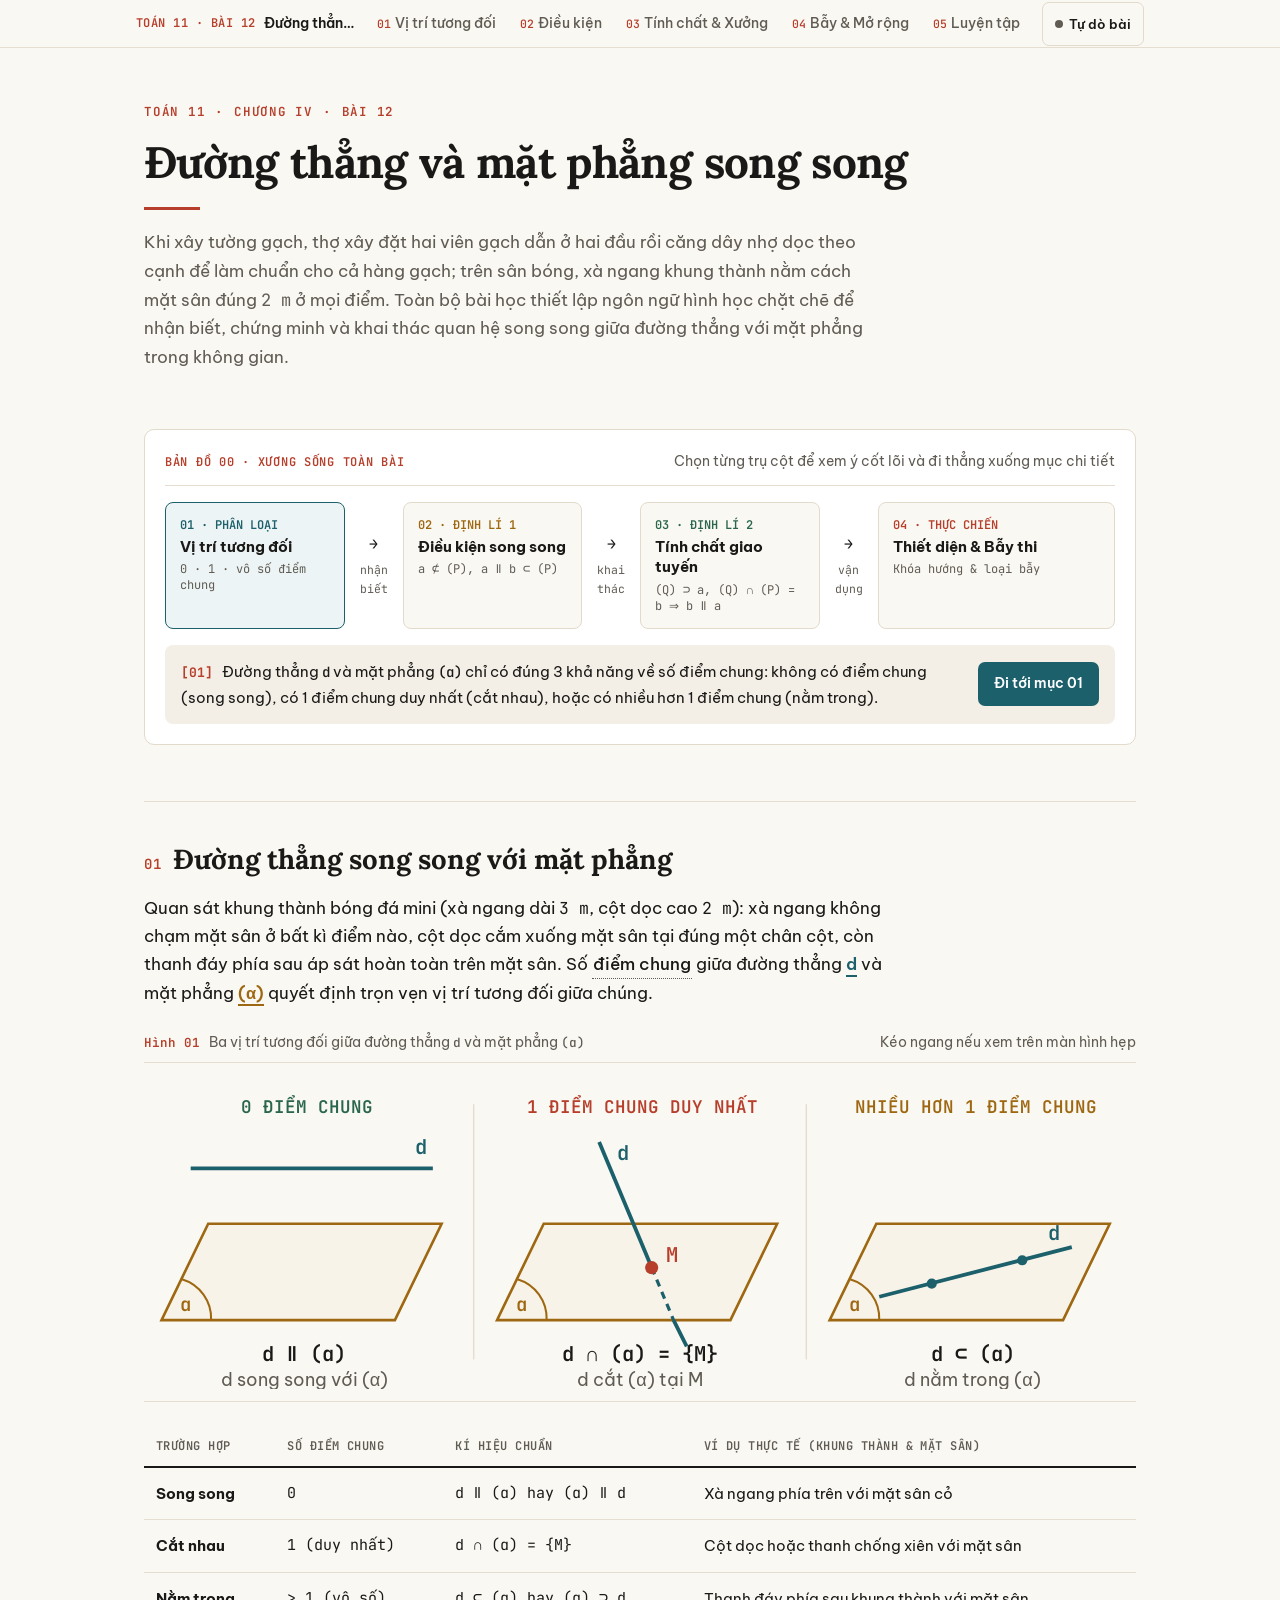
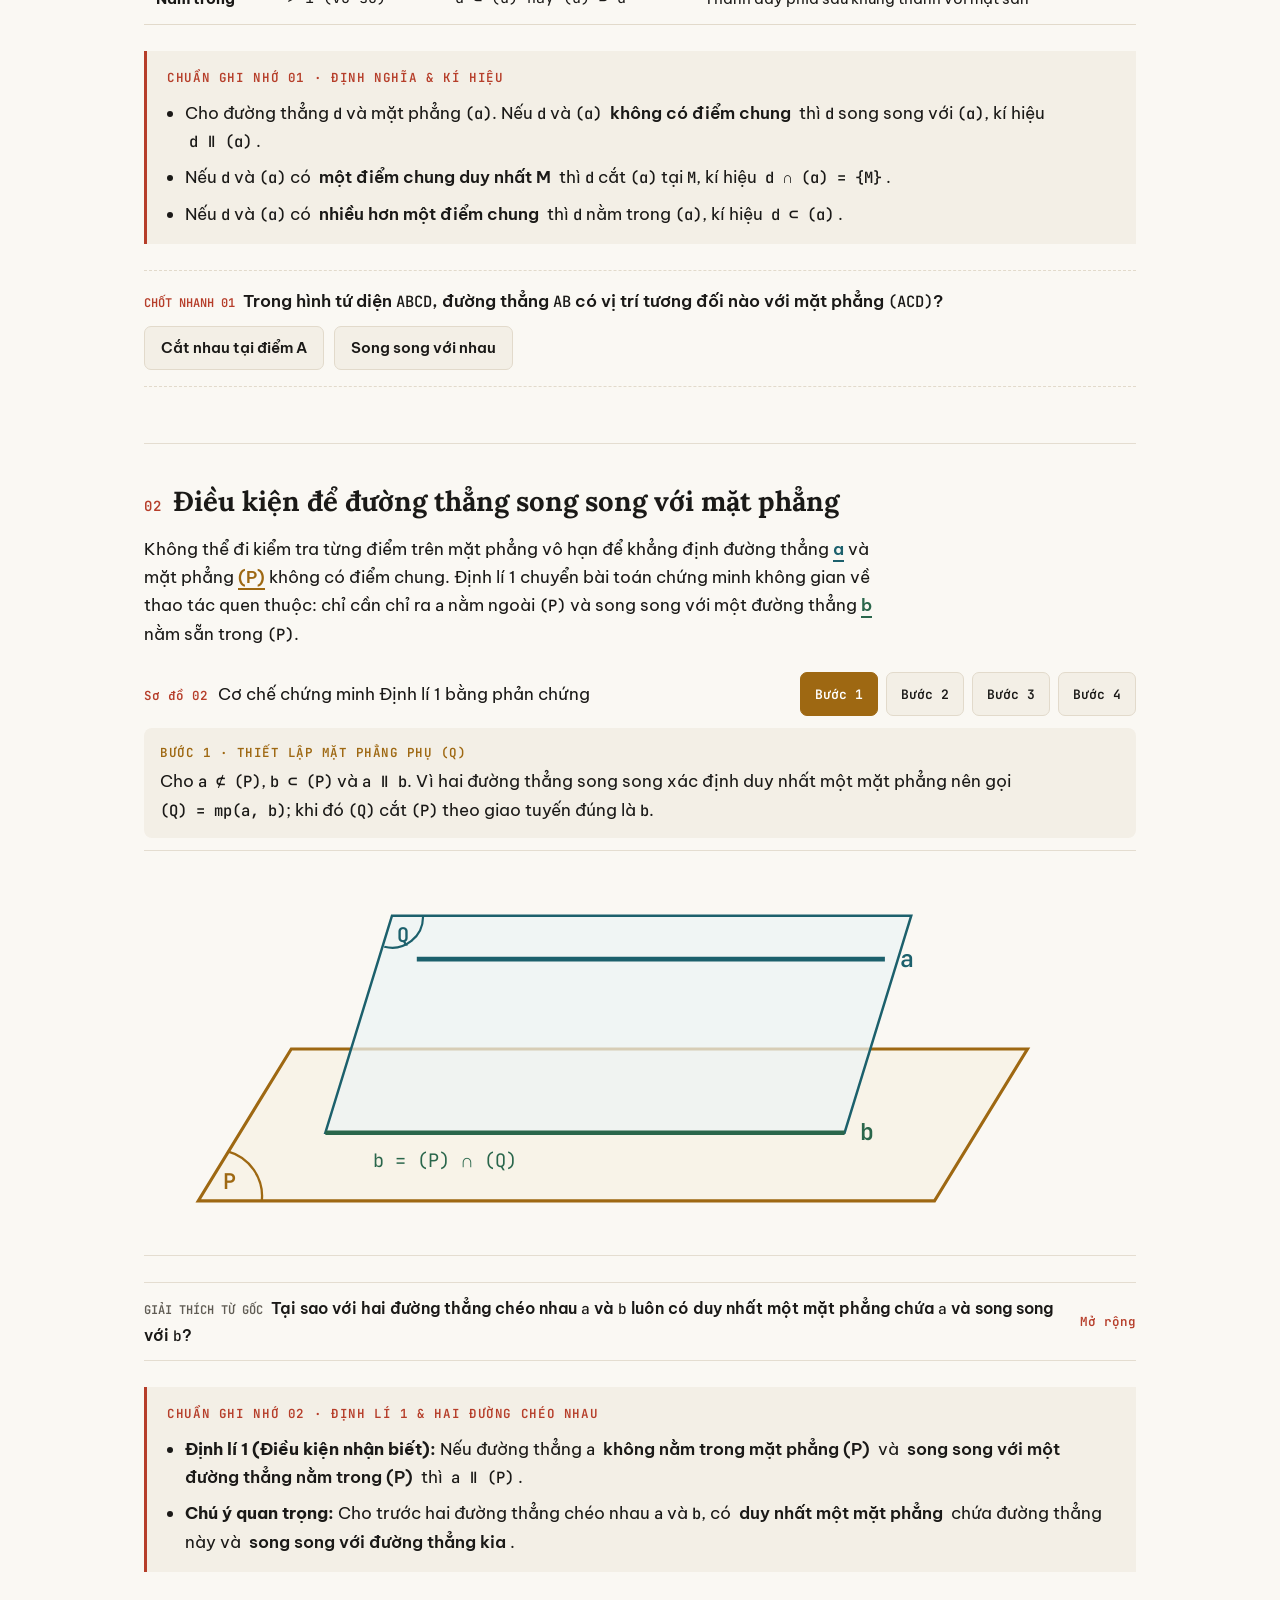
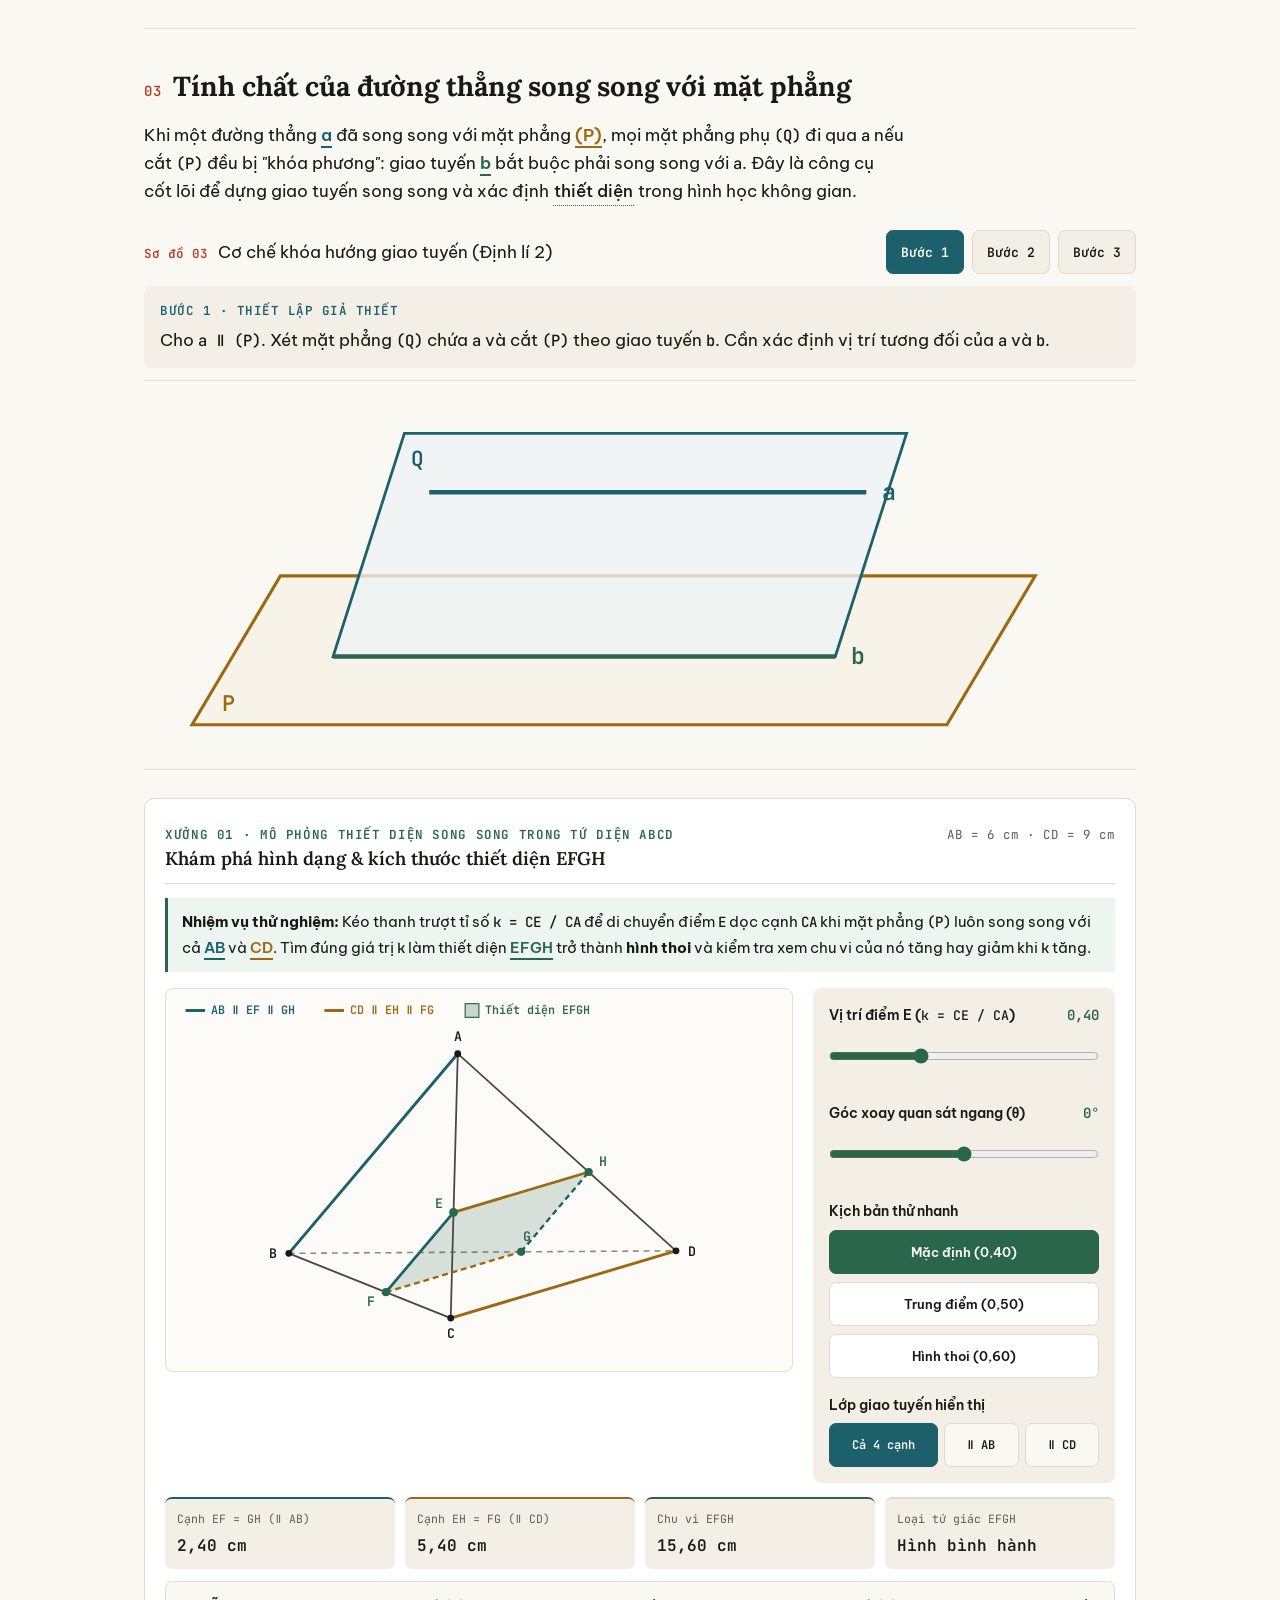
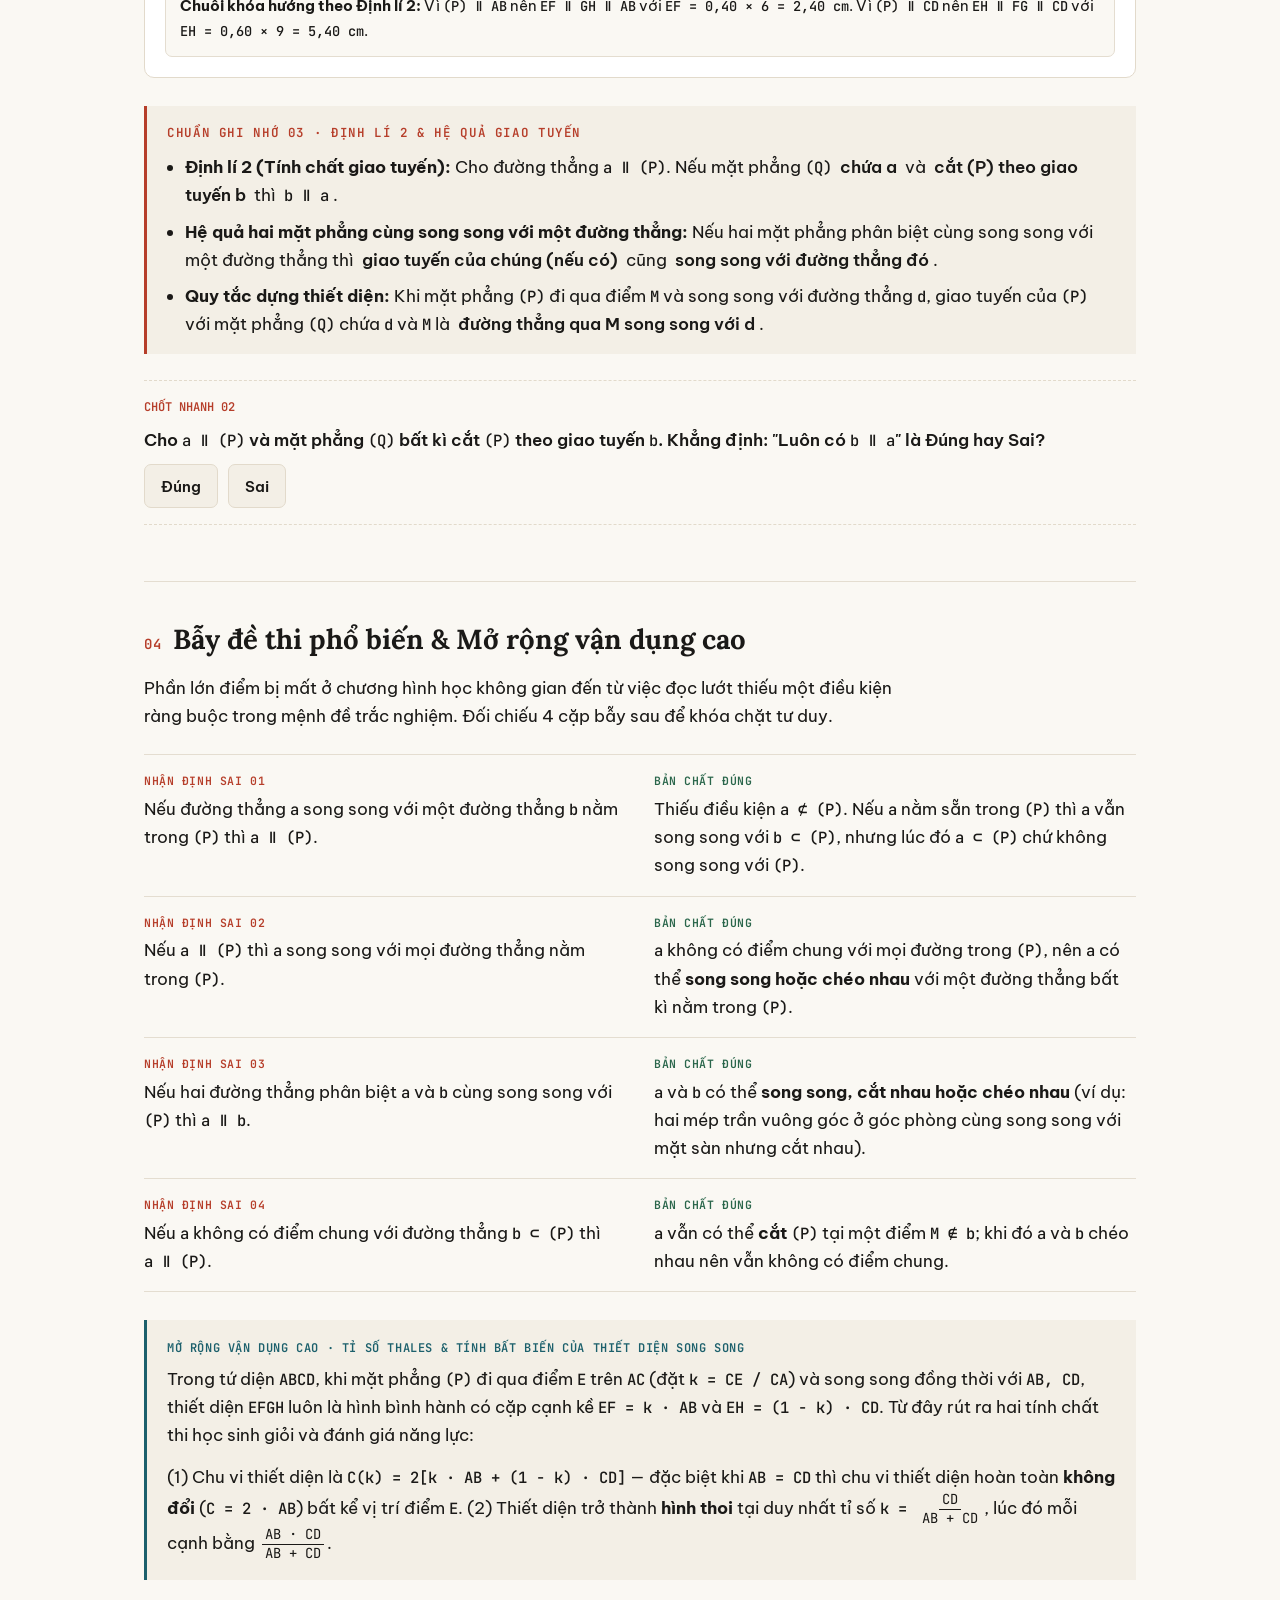
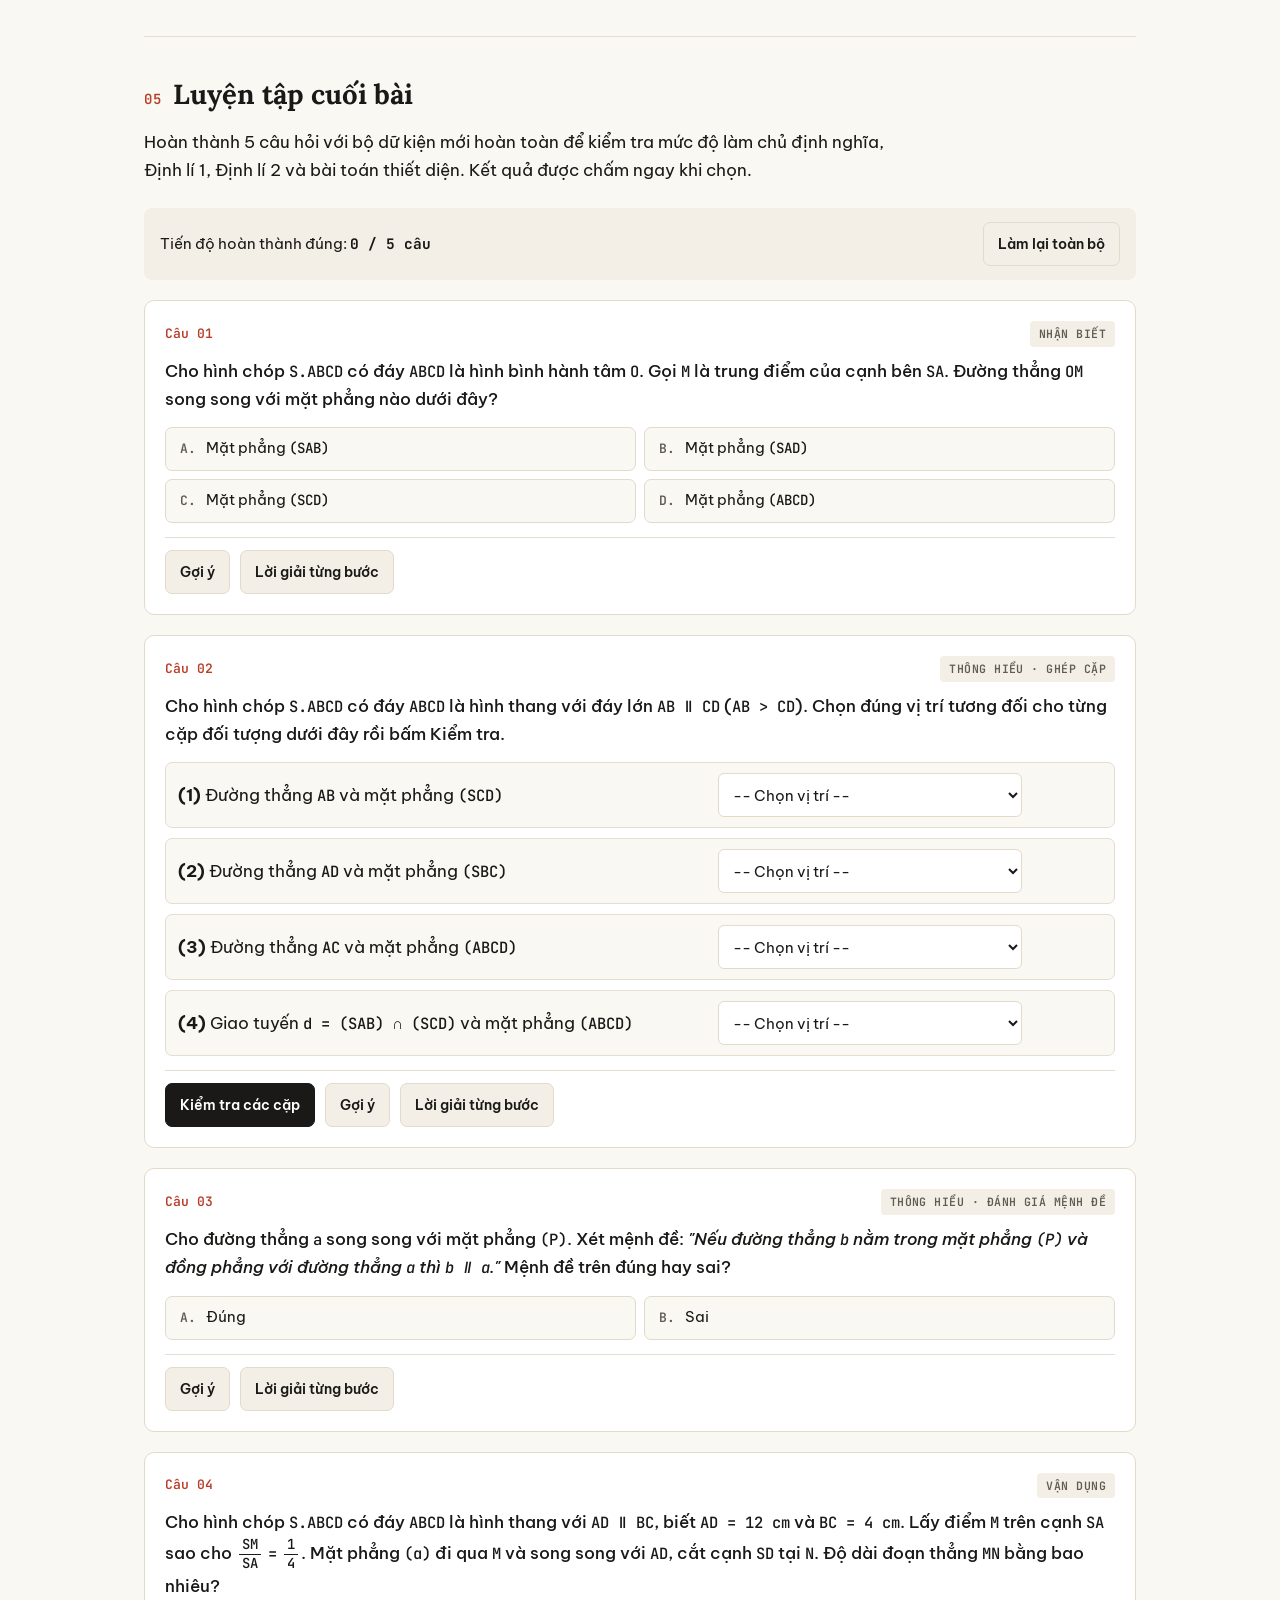
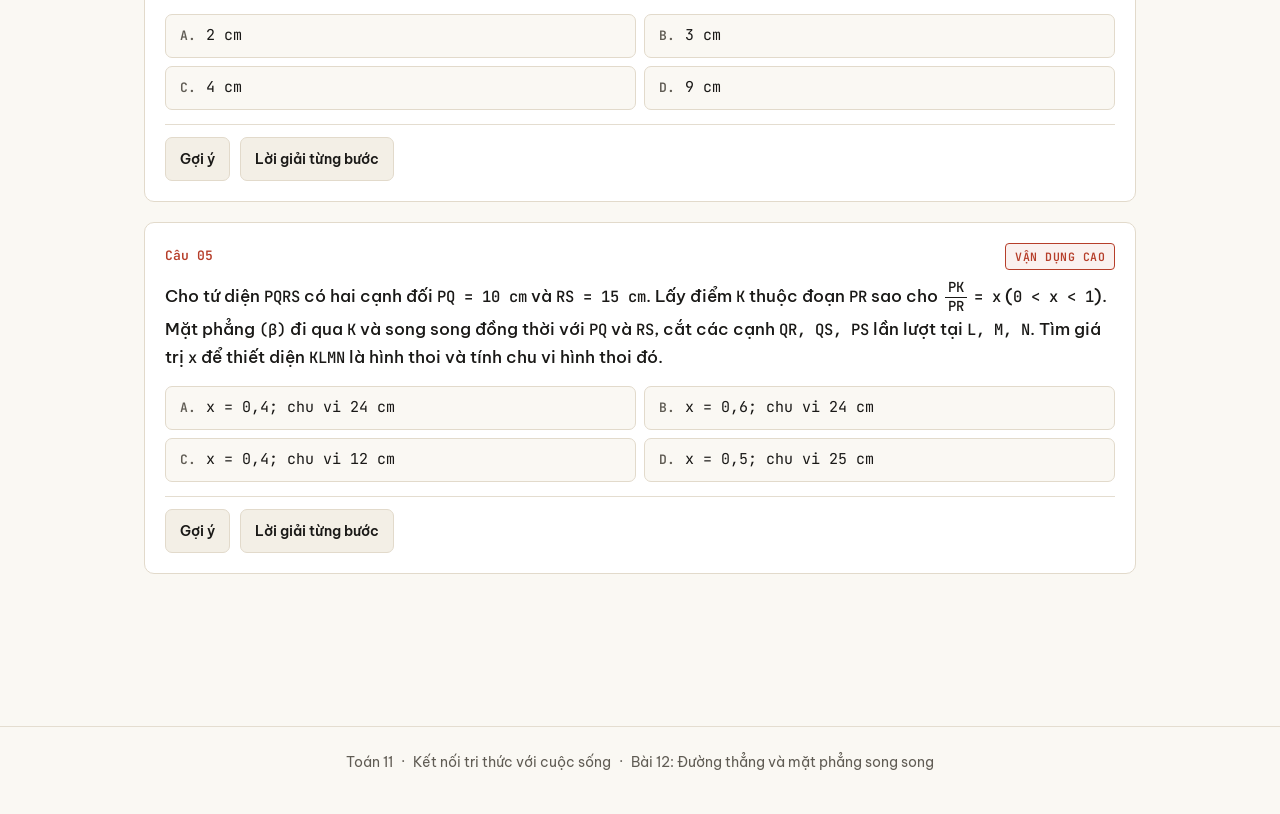
<file: files/mwtjczj2xm8j.html>
<!DOCTYPE html>
<html lang="vi">
<head>
  <meta charset="UTF-8">
  <meta name="viewport" content="width=device-width, initial-scale=1.0">
  <title>Toán 11 · Bài 12: Đường thẳng và mặt phẳng song song</title>
  <link rel="preconnect" href="https://fonts.googleapis.com">
  <link rel="preconnect" href="https://fonts.gstatic.com" crossorigin>
  <link href="https://fonts.googleapis.com/css2?family=Be+Vietnam+Pro:ital,wght@0,400;0,500;0,600;0,700;1,400&family=JetBrains+Mono:wght@400;500;600&family=Lora:ital,wght@0,600;0,700;1,600&display=swap" rel="stylesheet">
  <style>
    :root {
      --bg: #FAF8F3;
      --surface: #FFFFFF;
      --tray: #F3EFE6;
      --ink: #1A1917;
      --muted: #605C54;
      --line: #E4DDD0;
      --card-line: #E2DACB;
      --accent: #B63E2A;
      --accent-soft: #F9EFECEB;
      --blue: #1C606C;
      --blue-tint: #EDF4F5;
      --ochre: #9E6812;
      --ochre-tint: #F8F3E8;
      --green: #2A664B;
      --green-tint: #EDF5F0;
      --font-serif: "Lora", Georgia, "Times New Roman", serif;
      --font-sans: "Be Vietnam Pro", -apple-system, BlinkMacSystemFont, "Segoe UI", Roboto, sans-serif;
      --font-mono: "JetBrains Mono", ui-monospace, SFMono-Regular, Menlo, Consolas, monospace;
      --nav-h: 48px;
    }

    *, *::before, *::after {
      box-sizing: border-box;
    }

    html {
      scroll-behavior: smooth;
      scroll-padding-top: 68px;
      background-color: var(--bg);
      color: var(--ink);
    }

    body {
      margin: 0;
      font-family: var(--font-sans);
      font-size: 16.5px;
      line-height: 1.7;
      color: var(--ink);
      background-color: var(--bg);
      -webkit-font-smoothing: antialiased;
      overflow-x: hidden;
    }

    /* Typography */
    h1, h2, h3, h4 {
      font-family: var(--font-serif);
      color: var(--ink);
      margin: 0;
      line-height: 1.3;
    }

    h1 {
      font-size: clamp(1.9rem, 4vw, 2.75rem);
      font-weight: 700;
      letter-spacing: -0.015em;
    }

    h2 {
      font-size: clamp(1.38rem, 2.6vw, 1.72rem);
      font-weight: 700;
    }

    h3 {
      font-size: 1.15rem;
      font-weight: 600;
    }

    p {
      margin: 0 0 14px 0;
    }

    p:last-child {
      margin-bottom: 0;
    }

    .mono, .math, .code-tag {
      font-family: var(--font-mono);
      font-variant-numeric: tabular-nums;
    }

    .math {
      font-size: 0.94em;
      font-weight: 500;
      white-space: nowrap;
    }

    .frac {
      display: inline-flex;
      flex-direction: column;
      align-items: center;
      vertical-align: middle;
      margin: 0 3px;
      font-family: var(--font-mono);
      font-size: 0.84em;
      line-height: 1.15;
    }

    .frac .num {
      border-bottom: 1.5px solid currentColor;
      padding: 0 3px 1px;
    }

    .frac .den {
      padding: 1px 3px 0;
    }

    /* Semantic underlines (strictly linked to diagram/interactive elements) */
    .sem-blue {
      color: var(--blue);
      border-bottom: 2px solid var(--blue);
      padding-bottom: 1px;
      font-weight: 600;
    }

    .sem-ochre {
      color: var(--ochre);
      border-bottom: 2px solid var(--ochre);
      padding-bottom: 1px;
      font-weight: 600;
    }

    .sem-green {
      color: var(--green);
      border-bottom: 2px solid var(--green);
      padding-bottom: 1px;
      font-weight: 600;
    }

    /* Top Sticky Navigation */
    .topbar {
      position: sticky;
      top: 0;
      z-index: 100;
      height: var(--nav-h);
      background-color: var(--bg);
      border-bottom: 1px solid var(--line);
    }

    .topbar-inner {
      max-width: 1040px;
      height: 100%;
      margin: 0 auto;
      padding: 0 16px;
      display: flex;
      align-items: center;
      justify-content: space-between;
      gap: 12px;
    }

    .brand {
      display: flex;
      align-items: center;
      gap: 8px;
      min-width: 0;
      text-decoration: none;
      color: var(--ink);
    }

    .brand-code {
      font-family: var(--font-mono);
      font-size: 12px;
      font-weight: 600;
      color: var(--accent);
      letter-spacing: 0.04em;
      flex-shrink: 0;
    }

    .brand-title {
      font-size: 14px;
      font-weight: 600;
      white-space: nowrap;
      overflow: hidden;
      text-overflow: ellipsis;
    }

    .nav-links {
      display: none;
      align-items: center;
      gap: 4px;
    }

    .nav-links a {
      text-decoration: none;
      color: var(--muted);
      font-size: 13.5px;
      font-weight: 500;
      padding: 6px 10px;
      border-radius: 6px;
      white-space: nowrap;
      transition: color 0.15s ease, background-color 0.15s ease;
    }

    .nav-links a:hover,
    .nav-links a.active {
      color: var(--ink);
      background-color: var(--tray);
    }

    .nav-links a .nav-num {
      font-family: var(--font-mono);
      font-size: 11.5px;
      color: var(--accent);
      margin-right: 4px;
    }

    .nav-actions {
      display: flex;
      align-items: center;
      gap: 6px;
      flex-shrink: 0;
    }

    .btn-nav {
      appearance: none;
      border: 1px solid var(--card-line);
      background-color: var(--tray);
      color: var(--ink);
      font-family: var(--font-sans);
      font-size: 13px;
      font-weight: 600;
      min-height: 44px;
      padding: 0 12px;
      border-radius: 7px;
      cursor: pointer;
      display: inline-flex;
      align-items: center;
      gap: 6px;
      white-space: nowrap;
    }

    .btn-nav:hover {
      border-color: var(--muted);
    }

    .btn-cloze {
      border-color: var(--card-line);
      background-color: var(--bg);
    }

    .btn-cloze[aria-pressed="true"] {
      background-color: var(--accent);
      border-color: var(--accent);
      color: #FFFFFF;
    }

    .cloze-dot {
      width: 8px;
      height: 8px;
      border-radius: 50%;
      background-color: var(--muted);
      display: inline-block;
    }

    .btn-cloze[aria-pressed="true"] .cloze-dot {
      background-color: #FFFFFF;
    }

    .progress-track {
      position: absolute;
      left: 0;
      right: 0;
      bottom: -1px;
      height: 2px;
      background: transparent;
      pointer-events: none;
    }

    .progress-fill {
      height: 100%;
      width: 0%;
      background-color: var(--accent);
      transition: width 0.08s linear;
    }

    /* Mobile TOC drawer */
    .mobile-toc {
      display: none;
      background-color: var(--bg);
      border-bottom: 1px solid var(--line);
      padding: 8px 16px 14px;
    }

    .mobile-toc.open {
      display: block;
    }

    .mobile-toc a {
      display: flex;
      align-items: center;
      gap: 10px;
      min-height: 44px;
      text-decoration: none;
      color: var(--ink);
      font-size: 15px;
      font-weight: 500;
      border-bottom: 1px solid var(--line);
    }

    .mobile-toc a:last-child {
      border-bottom: none;
    }

    .mobile-toc .toc-id {
      font-family: var(--font-mono);
      font-size: 13px;
      color: var(--accent);
      font-weight: 600;
    }

    @media (min-width: 900px) {
      .nav-links {
        display: flex;
      }
      .btn-toc-mobile {
        display: none;
      }
      .mobile-toc {
        display: none !important;
      }
    }

    /* Main editorial container */
    .page {
      max-width: 1040px;
      margin: 0 auto;
      padding: 36px 16px 72px;
    }

    @media (min-width: 900px) {
      .page {
        padding: 48px 24px 88px;
      }
    }

    /* Hero section directly on paper */
    .hero {
      padding-bottom: 32px;
    }

    .hero-kicker {
      display: inline-flex;
      align-items: center;
      gap: 10px;
      font-family: var(--font-mono);
      font-size: 12.5px;
      font-weight: 600;
      letter-spacing: 0.06em;
      text-transform: uppercase;
      color: var(--accent);
      margin-bottom: 12px;
    }

    .hero-rule {
      width: 56px;
      height: 3px;
      background-color: var(--accent);
      margin: 16px 0 18px;
    }

    .hero-lead {
      max-width: 720px;
      color: var(--muted);
      font-size: 17px;
      line-height: 1.68;
    }

    .cloze-banner {
      display: none;
      margin-top: 18px;
      padding: 10px 14px;
      background-color: var(--tray);
      border-left: 3px solid var(--accent);
      font-size: 14px;
      color: var(--ink);
    }

    body.cloze-active .cloze-banner {
      display: block;
    }

    /* Allowed white container 1: Interactive Concept Map */
    .concept-map {
      background-color: var(--surface);
      border: 1px solid var(--card-line);
      border-radius: 10px;
      padding: 20px;
      margin-top: 12px;
    }

    .map-header {
      display: flex;
      flex-wrap: wrap;
      align-items: baseline;
      justify-content: space-between;
      gap: 8px;
      margin-bottom: 16px;
      padding-bottom: 12px;
      border-bottom: 1px solid var(--line);
    }

    .map-label {
      font-family: var(--font-mono);
      font-size: 12px;
      font-weight: 600;
      text-transform: uppercase;
      letter-spacing: 0.06em;
      color: var(--accent);
    }

    .map-hint {
      font-size: 13.5px;
      color: var(--muted);
    }

    .map-grid {
      display: flex;
      flex-direction: column;
      gap: 10px;
    }

    @media (min-width: 900px) {
      .map-grid {
        flex-direction: row;
        align-items: stretch;
        gap: 0;
      }
    }

    .map-node-wrap {
      display: flex;
      flex-direction: column;
      flex: 1;
    }

    @media (min-width: 900px) {
      .map-node-wrap {
        flex-direction: row;
        align-items: stretch;
      }
    }

    .map-node {
      appearance: none;
      width: 100%;
      text-align: left;
      background-color: var(--bg);
      border: 1px solid var(--card-line);
      border-radius: 8px;
      padding: 14px;
      min-height: 44px;
      cursor: pointer;
      display: flex;
      flex-direction: column;
      gap: 4px;
      transition: border-color 0.15s ease, background-color 0.15s ease;
    }

    .map-node:hover {
      border-color: var(--muted);
    }

    .map-node[data-theme="blue"].active {
      border-color: var(--blue);
      background-color: var(--blue-tint);
    }

    .map-node[data-theme="ochre"].active {
      border-color: var(--ochre);
      background-color: var(--ochre-tint);
    }

    .map-node[data-theme="green"].active {
      border-color: var(--green);
      background-color: var(--green-tint);
    }

    .map-node[data-theme="accent"].active {
      border-color: var(--accent);
      background-color: #FAF1EF;
    }

    .map-node-id {
      font-family: var(--font-mono);
      font-size: 12px;
      font-weight: 600;
      color: var(--accent);
    }

    .map-node[data-theme="blue"] .map-node-id { color: var(--blue); }
    .map-node[data-theme="ochre"] .map-node-id { color: var(--ochre); }
    .map-node[data-theme="green"] .map-node-id { color: var(--green); }
    .map-node[data-theme="accent"] .map-node-id { color: var(--accent); }

    .map-node-title {
      font-family: var(--font-sans);
      font-size: 15px;
      font-weight: 700;
      color: var(--ink);
      line-height: 1.35;
    }

    .map-node-sub {
      font-family: var(--font-mono);
      font-size: 12px;
      color: var(--muted);
    }

    .map-connector {
      display: flex;
      align-items: center;
      justify-content: center;
      padding: 4px 0;
      font-family: var(--font-mono);
      font-size: 11.5px;
      color: var(--muted);
      gap: 6px;
      flex-shrink: 0;
    }

    .map-connector .arrow-h { display: none; }
    .map-connector .arrow-v { display: inline; }

    @media (min-width: 900px) {
      .map-connector {
        flex-direction: column;
        padding: 0 8px;
        width: 58px;
        text-align: center;
        gap: 2px;
      }
      .map-connector .arrow-h { display: inline; font-size: 15px; color: var(--ink); }
      .map-connector .arrow-v { display: none; }
    }

    .map-detail {
      margin-top: 16px;
      padding: 14px 16px;
      background-color: var(--tray);
      border-radius: 8px;
      display: flex;
      flex-wrap: wrap;
      align-items: center;
      justify-content: space-between;
      gap: 12px;
    }

    .map-detail-text {
      flex: 1 1 260px;
      font-size: 15px;
      color: var(--ink);
    }

    .map-detail-text strong {
      font-family: var(--font-mono);
      font-size: 13px;
      margin-right: 6px;
      color: var(--accent);
    }

    .btn-jump {
      display: inline-flex;
      align-items: center;
      justify-content: center;
      min-height: 44px;
      padding: 0 16px;
      border-radius: 7px;
      text-decoration: none;
      font-size: 14px;
      font-weight: 600;
      color: #FFFFFF;
      background-color: var(--ink);
      white-space: nowrap;
    }

    .btn-jump[data-theme="blue"] { background-color: var(--blue); }
    .btn-jump[data-theme="ochre"] { background-color: var(--ochre); }
    .btn-jump[data-theme="green"] { background-color: var(--green); }
    .btn-jump[data-theme="accent"] { background-color: var(--accent); }

    /* Major Lesson Sections — directly on warm paper #FAF8F3 */
    .lesson-section {
      margin-top: 56px;
      padding-top: 40px;
      border-top: 1px solid var(--line);
    }

    .sec-head {
      display: flex;
      align-items: baseline;
      gap: 12px;
      margin-bottom: 16px;
    }

    .sec-code {
      font-family: var(--font-mono);
      font-size: 14px;
      font-weight: 600;
      color: var(--accent);
      letter-spacing: 0.04em;
      flex-shrink: 0;
    }

    .sec-lead {
      max-width: 760px;
      margin-bottom: 24px;
      color: var(--ink);
    }

    /* Two-column editorial grid on desktop */
    .two-col {
      display: grid;
      grid-template-columns: 1fr;
      gap: 28px;
      align-items: start;
    }

    @media (min-width: 900px) {
      .two-col {
        grid-template-columns: 1.05fr 0.95fr;
        gap: 36px;
      }
      .two-col.wide-left {
        grid-template-columns: 1.3fr 0.7fr;
      }
    }

    /* Inline Glossary Terms (dotted underline, tap to expand) */
    .term-btn {
      appearance: none;
      background: transparent;
      border: none;
      border-bottom: 1.5px dotted var(--muted);
      padding: 0 1px;
      font: inherit;
      color: var(--ink);
      font-weight: 500;
      cursor: pointer;
    }

    .term-btn:hover,
    .term-btn[aria-expanded="true"] {
      border-bottom-color: var(--accent);
      color: var(--accent);
    }

    .term-popover {
      display: none;
      margin: 10px 0 16px;
      padding: 12px 14px;
      background-color: var(--tray);
      border-left: 2px solid var(--muted);
      font-size: 14.5px;
      color: var(--ink);
    }

    .term-popover.open {
      display: block;
    }

    .term-popover .term-label {
      font-family: var(--font-mono);
      font-size: 12px;
      font-weight: 600;
      text-transform: uppercase;
      color: var(--muted);
      margin-bottom: 4px;
      display: block;
    }

    /* Clean comparison table directly on paper */
    .table-wrap {
      width: 100%;
      overflow-x: auto;
      margin: 18px 0 24px;
    }

    .editorial-table {
      width: 100%;
      min-width: 560px;
      border-collapse: collapse;
      text-align: left;
      font-size: 15px;
    }

    .editorial-table th {
      font-family: var(--font-mono);
      font-size: 12px;
      text-transform: uppercase;
      letter-spacing: 0.04em;
      color: var(--muted);
      font-weight: 600;
      padding: 10px 12px;
      border-bottom: 2px solid var(--ink);
    }

    .editorial-table td {
      padding: 13px 12px;
      border-bottom: 1px solid var(--line);
      vertical-align: top;
    }

    .editorial-table tr:last-child td {
      border-bottom: 1px solid var(--card-line);
    }

    /* Technical SVG figure wrapper with mobile horizontal scroll */
    .figure-block {
      margin: 20px 0 24px;
    }

    .figure-caption {
      display: flex;
      flex-wrap: wrap;
      align-items: baseline;
      justify-content: space-between;
      gap: 8px;
      margin-bottom: 8px;
      font-size: 13.5px;
      color: var(--muted);
    }

    .figure-id {
      font-family: var(--font-mono);
      font-size: 12.5px;
      font-weight: 600;
      color: var(--accent);
      margin-right: 6px;
    }

    .svg-scroll {
      width: 100%;
      overflow-x: auto;
      -webkit-overflow-scrolling: touch;
      border-top: 1px solid var(--line);
      border-bottom: 1px solid var(--line);
      padding: 12px 0;
    }

    .svg-scroll svg {
      display: block;
      min-width: 620px;
      width: 100%;
      height: auto;
    }

    /* Step-by-step storytelling framework (on paper + tray controls) */
    .story-block {
      margin: 22px 0 26px;
    }

    .story-bar {
      display: flex;
      flex-wrap: wrap;
      align-items: center;
      justify-content: space-between;
      gap: 10px;
      margin-bottom: 12px;
    }

    .story-steps {
      display: flex;
      flex-wrap: wrap;
      gap: 8px;
    }

    .step-btn {
      appearance: none;
      min-height: 44px;
      padding: 0 14px;
      border-radius: 7px;
      border: 1px solid var(--card-line);
      background-color: var(--tray);
      color: var(--ink);
      font-family: var(--font-mono);
      font-size: 13px;
      font-weight: 600;
      cursor: pointer;
    }

    .step-btn:hover {
      border-color: var(--muted);
    }

    .story-block[data-theme="ochre"] .step-btn.active {
      background-color: var(--ochre);
      border-color: var(--ochre);
      color: #FFFFFF;
    }

    .story-block[data-theme="blue"] .step-btn.active {
      background-color: var(--blue);
      border-color: var(--blue);
      color: #FFFFFF;
    }

    .story-readout {
      padding: 14px 16px;
      background-color: var(--tray);
      border-radius: 8px;
      margin-bottom: 12px;
    }

    .story-readout-head {
      font-family: var(--font-mono);
      font-size: 12.5px;
      font-weight: 600;
      margin-bottom: 4px;
      text-transform: uppercase;
      letter-spacing: 0.04em;
    }

    .story-block[data-theme="ochre"] .story-readout-head { color: var(--ochre); }
    .story-block[data-theme="blue"] .story-readout-head { color: var(--blue); }

    /* Collapsible "Giải thích từ gốc" (closed by default) */
    details.deep-dive {
      margin: 18px 0 24px;
      border-top: 1px solid var(--line);
      border-bottom: 1px solid var(--line);
    }

    details.deep-dive summary {
      list-style: none;
      cursor: pointer;
      min-height: 44px;
      padding: 12px 0;
      display: flex;
      align-items: center;
      justify-content: space-between;
      gap: 12px;
      font-weight: 600;
      font-size: 15.5px;
      color: var(--ink);
    }

    details.deep-dive summary::-webkit-details-marker {
      display: none;
    }

    .deep-tag {
      font-family: var(--font-mono);
      font-size: 12px;
      color: var(--muted);
      font-weight: 600;
      margin-right: 8px;
    }

    .deep-toggle {
      font-family: var(--font-mono);
      font-size: 12.5px;
      color: var(--accent);
      flex-shrink: 0;
    }

    details.deep-dive[open] .deep-toggle::after {
      content: "Thu gọn";
    }

    details.deep-dive:not([open]) .deep-toggle::after {
      content: "Mở rộng";
    }

    .deep-body {
      padding: 4px 0 18px;
      color: var(--muted);
      font-size: 15.5px;
    }

    .deep-body ol {
      margin: 8px 0 0;
      padding-left: 20px;
    }

    .deep-body li {
      margin-bottom: 6px;
      color: var(--ink);
    }

    /* Chuẩn ghi nhớ (left accent border, concise bullets, cloak support) */
    .memory-box {
      margin: 26px 0;
      padding: 16px 20px;
      border-left: 3px solid var(--accent);
      background-color: var(--tray);
    }

    .memory-head {
      display: flex;
      align-items: center;
      justify-content: space-between;
      gap: 10px;
      margin-bottom: 10px;
    }

    .memory-title {
      font-family: var(--font-mono);
      font-size: 12.5px;
      font-weight: 600;
      letter-spacing: 0.05em;
      text-transform: uppercase;
      color: var(--accent);
    }

    .memory-list {
      margin: 0;
      padding-left: 18px;
    }

    .memory-list li {
      margin-bottom: 8px;
    }

    .memory-list li:last-child {
      margin-bottom: 0;
    }

    /* Cloze / Tự dò bài spans */
    .cloak {
      font-weight: 600;
      transition: background-color 0.15s ease, color 0.15s ease;
      border-radius: 4px;
      padding: 1px 4px;
    }

    body.cloze-active .cloak {
      background-color: #DFD7C7;
      color: transparent;
      border: 1px dashed #8F877A;
      cursor: pointer;
      user-select: none;
    }

    body.cloze-active .cloak:hover {
      background-color: #D5CCB9;
    }

    body.cloze-active .cloak.revealed {
      background-color: #FAF1EF;
      color: var(--accent);
      border: 1px solid var(--accent);
    }

    /* Mini 1-tap quick check between theory sections */
    .quick-check {
      margin: 26px 0 4px;
      padding: 16px 0;
      border-top: 1px dashed var(--card-line);
      border-bottom: 1px dashed var(--card-line);
    }

    .qc-top {
      display: flex;
      flex-wrap: wrap;
      align-items: baseline;
      gap: 8px;
      margin-bottom: 10px;
    }

    .qc-code {
      font-family: var(--font-mono);
      font-size: 12px;
      font-weight: 600;
      color: var(--accent);
      text-transform: uppercase;
    }

    .qc-q {
      font-weight: 600;
      color: var(--ink);
    }

    .qc-actions {
      display: flex;
      flex-wrap: wrap;
      gap: 10px;
    }

    .qc-btn {
      appearance: none;
      min-height: 44px;
      padding: 0 16px;
      border-radius: 7px;
      border: 1px solid var(--card-line);
      background-color: var(--tray);
      color: var(--ink);
      font-family: var(--font-sans);
      font-size: 14.5px;
      font-weight: 600;
      cursor: pointer;
    }

    .qc-btn:hover {
      border-color: var(--muted);
    }

    .qc-btn.correct {
      background-color: var(--green);
      border-color: var(--green);
      color: #FFFFFF;
    }

    .qc-btn.wrong {
      background-color: var(--accent);
      border-color: var(--accent);
      color: #FFFFFF;
    }

    .qc-feedback {
      margin-top: 10px;
      font-size: 14.5px;
      color: var(--muted);
      display: none;
    }

    .qc-feedback.show {
      display: block;
    }

    .qc-feedback.ok { color: var(--green); }
    .qc-feedback.err { color: var(--accent); }

    /* Allowed white container 2: Interactive Studio (Xưởng tương tác trọng tâm) */
    .studio-card {
      background-color: var(--surface);
      border: 1px solid var(--card-line);
      border-radius: 10px;
      padding: 20px;
      margin: 28px 0;
    }

    .studio-head {
      display: flex;
      flex-wrap: wrap;
      align-items: baseline;
      justify-content: space-between;
      gap: 8px;
      padding-bottom: 12px;
      border-bottom: 1px solid var(--line);
      margin-bottom: 14px;
    }

    .studio-id {
      font-family: var(--font-mono);
      font-size: 12.5px;
      font-weight: 600;
      color: var(--green);
      letter-spacing: 0.05em;
      text-transform: uppercase;
    }

    .studio-task {
      background-color: var(--green-tint);
      border-left: 3px solid var(--green);
      padding: 11px 14px;
      font-size: 15px;
      margin-bottom: 16px;
      color: var(--ink);
    }

    .studio-layout {
      display: grid;
      grid-template-columns: 1fr;
      gap: 20px;
    }

    @media (min-width: 900px) {
      .studio-layout {
        grid-template-columns: 1.35fr 0.65fr;
        align-items: start;
      }
    }

    .studio-canvas-wrap {
      width: 100%;
      overflow-x: auto;
      -webkit-overflow-scrolling: touch;
      border: 1px solid var(--line);
      border-radius: 8px;
      background-color: #FCFBF8;
    }

    .studio-canvas-wrap svg {
      display: block;
      min-width: 600px;
      width: 100%;
      height: auto;
    }

    .studio-controls {
      background-color: var(--tray);
      border-radius: 8px;
      padding: 16px;
      display: flex;
      flex-direction: column;
      gap: 16px;
    }

    .control-group label {
      display: flex;
      justify-content: space-between;
      align-items: baseline;
      font-size: 14px;
      font-weight: 600;
      margin-bottom: 6px;
      color: var(--ink);
    }

    .control-val {
      font-family: var(--font-mono);
      font-size: 14px;
      font-weight: 600;
      color: var(--green);
    }

    input[type="range"] {
      width: 100%;
      height: 44px;
      margin: 0;
      accent-color: var(--green);
      cursor: pointer;
    }

    .preset-row {
      display: flex;
      flex-wrap: wrap;
      gap: 8px;
    }

    .preset-btn {
      appearance: none;
      flex: 1 1 auto;
      min-height: 44px;
      padding: 6px 10px;
      border-radius: 7px;
      border: 1px solid var(--card-line);
      background-color: var(--surface);
      color: var(--ink);
      font-family: var(--font-sans);
      font-size: 13px;
      font-weight: 600;
      cursor: pointer;
      text-align: center;
    }

    .preset-btn:hover {
      border-color: var(--green);
    }

    .preset-btn.active {
      background-color: var(--green);
      border-color: var(--green);
      color: #FFFFFF;
    }

    .layer-row {
      display: flex;
      flex-wrap: wrap;
      gap: 6px;
    }

    .layer-btn {
      appearance: none;
      min-height: 44px;
      padding: 0 10px;
      border-radius: 7px;
      border: 1px solid var(--card-line);
      background-color: var(--bg);
      color: var(--ink);
      font-family: var(--font-mono);
      font-size: 12px;
      font-weight: 600;
      cursor: pointer;
      flex: 1 1 auto;
    }

    .layer-btn.active {
      background-color: var(--blue);
      border-color: var(--blue);
      color: #FFFFFF;
    }

    .readout-grid {
      display: grid;
      grid-template-columns: repeat(2, 1fr);
      gap: 10px;
      margin-top: 14px;
    }

    @media (min-width: 640px) {
      .readout-grid {
        grid-template-columns: repeat(4, 1fr);
      }
    }

    .metric-cell {
      background-color: var(--tray);
      border-radius: 7px;
      padding: 10px 12px;
      border-top: 2px solid var(--card-line);
    }

    .metric-cell.blue { border-top-color: var(--blue); }
    .metric-cell.ochre { border-top-color: var(--ochre); }
    .metric-cell.green { border-top-color: var(--green); }

    .metric-label {
      font-family: var(--font-mono);
      font-size: 11.5px;
      color: var(--muted);
      display: block;
      margin-bottom: 2px;
    }

    .metric-value {
      font-family: var(--font-mono);
      font-size: 16px;
      font-weight: 600;
      color: var(--ink);
    }

    .studio-logic {
      margin-top: 12px;
      padding: 12px 14px;
      background-color: var(--bg);
      border: 1px solid var(--line);
      border-radius: 7px;
      font-size: 14.5px;
    }

    /* Exam Traps & Advanced Section (directly on paper #FAF8F3) */
    .trap-list {
      margin: 18px 0 28px;
      border-top: 1px solid var(--line);
    }

    .trap-row {
      display: grid;
      grid-template-columns: 1fr;
      gap: 12px;
      padding: 16px 0;
      border-bottom: 1px solid var(--line);
    }

    @media (min-width: 900px) {
      .trap-row {
        grid-template-columns: 1fr 1fr;
        gap: 28px;
      }
    }

    .trap-col-label {
      font-family: var(--font-mono);
      font-size: 11.5px;
      font-weight: 600;
      text-transform: uppercase;
      letter-spacing: 0.05em;
      margin-bottom: 4px;
      display: block;
    }

    .trap-wrong .trap-col-label { color: var(--accent); }
    .trap-right .trap-col-label { color: var(--green); }

    .advanced-note {
      margin-top: 24px;
      padding: 18px 20px;
      background-color: var(--tray);
      border-left: 3px solid var(--blue);
    }

    .advanced-kicker {
      font-family: var(--font-mono);
      font-size: 12px;
      font-weight: 600;
      color: var(--blue);
      text-transform: uppercase;
      letter-spacing: 0.05em;
      margin-bottom: 6px;
    }

    /* Allowed white container 3: Practice Cards */
    .quiz-stack {
      display: flex;
      flex-direction: column;
      gap: 20px;
      margin-top: 20px;
    }

    .quiz-card {
      background-color: var(--surface);
      border: 1px solid var(--card-line);
      border-radius: 10px;
      padding: 20px;
    }

    .quiz-meta {
      display: flex;
      flex-wrap: wrap;
      align-items: center;
      justify-content: space-between;
      gap: 8px;
      margin-bottom: 10px;
    }

    .quiz-id {
      font-family: var(--font-mono);
      font-size: 13px;
      font-weight: 600;
      color: var(--accent);
    }

    .quiz-badge {
      font-family: var(--font-mono);
      font-size: 11.5px;
      font-weight: 600;
      padding: 3px 9px;
      border-radius: 4px;
      background-color: var(--tray);
      color: var(--muted);
      text-transform: uppercase;
      letter-spacing: 0.04em;
    }

    .quiz-badge.vdc {
      background-color: #FAF1EF;
      color: var(--accent);
      border: 1px solid var(--accent);
    }

    .quiz-prompt {
      font-weight: 500;
      margin-bottom: 14px;
    }

    .options-grid {
      display: grid;
      grid-template-columns: 1fr;
      gap: 8px;
    }

    @media (min-width: 640px) {
      .options-grid.two-up {
        grid-template-columns: 1fr 1fr;
      }
    }

    .opt-btn {
      appearance: none;
      width: 100%;
      min-height: 44px;
      padding: 10px 14px;
      text-align: left;
      background-color: var(--bg);
      border: 1px solid var(--card-line);
      border-radius: 7px;
      font-family: var(--font-sans);
      font-size: 15px;
      color: var(--ink);
      cursor: pointer;
      display: flex;
      align-items: baseline;
      gap: 10px;
    }

    .opt-btn:hover {
      border-color: var(--muted);
    }

    .opt-key {
      font-family: var(--font-mono);
      font-size: 13px;
      font-weight: 600;
      color: var(--muted);
      flex-shrink: 0;
    }

    .opt-btn.selected-correct {
      background-color: var(--green-tint);
      border-color: var(--green);
      color: var(--ink);
    }

    .opt-btn.selected-correct .opt-key {
      color: var(--green);
    }

    .opt-btn.selected-wrong {
      background-color: #FAF1EF;
      border-color: var(--accent);
      color: var(--ink);
    }

    .opt-btn.selected-wrong .opt-key {
      color: var(--accent);
    }

    /* Matching question compact select rows */
    .match-list {
      display: flex;
      flex-direction: column;
      gap: 10px;
      margin-bottom: 14px;
    }

    .match-row {
      display: grid;
      grid-template-columns: 1fr;
      gap: 8px;
      padding: 10px 12px;
      background-color: var(--bg);
      border: 1px solid var(--line);
      border-radius: 7px;
      align-items: center;
    }

    @media (min-width: 720px) {
      .match-row {
        grid-template-columns: 1.4fr 0.8fr auto;
      }
    }

    .match-select {
      min-height: 44px;
      padding: 0 10px;
      border-radius: 6px;
      border: 1px solid var(--card-line);
      background-color: var(--surface);
      font-family: var(--font-sans);
      font-size: 14.5px;
      color: var(--ink);
      width: 100%;
    }

    .match-status {
      font-family: var(--font-mono);
      font-size: 12.5px;
      font-weight: 600;
      min-width: 72px;
      text-align: right;
    }

    .match-status.ok { color: var(--green); }
    .match-status.err { color: var(--accent); }

    .quiz-footer {
      display: flex;
      flex-wrap: wrap;
      align-items: center;
      gap: 10px;
      margin-top: 14px;
      padding-top: 12px;
      border-top: 1px solid var(--line);
    }

    .btn-aux {
      appearance: none;
      min-height: 44px;
      padding: 0 14px;
      border-radius: 7px;
      border: 1px solid var(--card-line);
      background-color: var(--tray);
      color: var(--ink);
      font-family: var(--font-sans);
      font-size: 13.5px;
      font-weight: 600;
      cursor: pointer;
    }

    .btn-aux:hover {
      border-color: var(--muted);
    }

    .btn-primary-check {
      background-color: var(--ink);
      border-color: var(--ink);
      color: #FFFFFF;
    }

    .quiz-feedback {
      margin-top: 12px;
      font-size: 14.5px;
      font-weight: 600;
      display: none;
    }

    .quiz-feedback.show { display: block; }
    .quiz-feedback.ok { color: var(--green); }
    .quiz-feedback.err { color: var(--accent); }

    .hint-panel, .solution-panel {
      display: none;
      margin-top: 12px;
      padding: 12px 14px;
      border-radius: 7px;
      font-size: 14.5px;
    }

    .hint-panel.open {
      display: block;
      background-color: var(--ochre-tint);
      border-left: 3px solid var(--ochre);
    }

    .solution-panel.open {
      display: block;
      background-color: var(--tray);
      border-left: 3px solid var(--blue);
    }

    .sol-step {
      padding: 8px 0;
      border-bottom: 1px solid var(--line);
      display: none;
    }

    .sol-step.visible {
      display: block;
    }

    .sol-step:last-of-type {
      border-bottom: none;
    }

    .sol-step-tag {
      font-family: var(--font-mono);
      font-size: 12px;
      font-weight: 600;
      color: var(--blue);
      margin-right: 6px;
    }

    .score-bar {
      display: flex;
      flex-wrap: wrap;
      align-items: center;
      justify-content: space-between;
      gap: 12px;
      margin-top: 18px;
      padding: 14px 16px;
      background-color: var(--tray);
      border-radius: 8px;
      font-size: 14.5px;
    }

    /* Minimal Footer */
    .site-footer {
      margin-top: 64px;
      padding: 24px 16px 40px;
      border-top: 1px solid var(--line);
      text-align: center;
      font-size: 13.5px;
      color: var(--muted);
    }

    .site-footer span {
      margin: 0 8px;
    }
  </style>
</head>
<body>

  <!-- Top Navigation Bar (48px single line) -->
  <header class="topbar">
    <div class="topbar-inner">
      <a class="brand" href="#top">
        <span class="brand-code">TOÁN 11 · BÀI 12</span>
        <span class="brand-title">Đường thẳng và mặt phẳng song song</span>
      </a>

      <nav class="nav-links" aria-label="Mục lục bài học">
        <a href="#muc-01"><span class="nav-num">01</span>Vị trí tương đối</a>
        <a href="#muc-02"><span class="nav-num">02</span>Điều kiện</a>
        <a href="#muc-03"><span class="nav-num">03</span>Tính chất &amp; Xưởng</a>
        <a href="#muc-04"><span class="nav-num">04</span>Bẫy &amp; Mở rộng</a>
        <a href="#muc-05"><span class="nav-num">05</span>Luyện tập</a>
      </nav>

      <div class="nav-actions">
        <button type="button" class="btn-nav btn-toc-mobile" id="mobileTocBtn" aria-expanded="false" aria-controls="mobileToc">
          Mục lục
        </button>
        <button type="button" class="btn-nav btn-cloze" id="clozeToggleBtn" aria-pressed="false">
          <span class="cloze-dot" aria-hidden="true"></span>
          Tự dò bài
        </button>
      </div>
    </div>
    <div class="progress-track" aria-hidden="true">
      <div class="progress-fill" id="progressFill"></div>
    </div>
  </header>

  <nav class="mobile-toc" id="mobileToc" aria-label="Mục lục di động">
    <a href="#muc-01"><span class="toc-id">01</span>Vị trí tương đối của đường thẳng và mặt phẳng</a>
    <a href="#muc-02"><span class="toc-id">02</span>Điều kiện để đường thẳng song song với mặt phẳng</a>
    <a href="#muc-03"><span class="toc-id">03</span>Tính chất giao tuyến &amp; Xưởng tương tác</a>
    <a href="#muc-04"><span class="toc-id">04</span>Bẫy đề thi &amp; Mở rộng vận dụng cao</a>
    <a href="#muc-05"><span class="toc-id">05</span>Luyện tập cuối bài</a>
  </nav>

  <main class="page" id="top">

    <!-- Hero Cover -->
    <section class="hero">
      <div class="hero-kicker">
        <span>Toán 11</span>
        <span>·</span>
        <span>Chương IV</span>
        <span>·</span>
        <span>Bài 12</span>
      </div>
      <h1>Đường thẳng và mặt phẳng song song</h1>
      <div class="hero-rule" aria-hidden="true"></div>
      <p class="hero-lead">
        Khi xây tường gạch, thợ xây đặt hai viên gạch dẫn ở hai đầu rồi căng dây nhợ dọc theo cạnh để làm chuẩn cho cả hàng gạch; trên sân bóng, xà ngang khung thành nằm cách mặt sân đúng <span class="mono">2 m</span> ở mọi điểm. Toàn bộ bài học thiết lập ngôn ngữ hình học chặt chẽ để nhận biết, chứng minh và khai thác quan hệ song song giữa đường thẳng với mặt phẳng trong không gian.
      </p>
      <div class="cloze-banner" role="status">
        <strong>Chế độ Tự dò bài đang bật:</strong> Các từ khóa cốt lõi trong các khung Chuẩn ghi nhớ đã được che mờ. Bấm vào từng ô mờ để tự kiểm tra và lật mở đáp án.
      </div>
    </section>

    <!-- Interactive Concept Map (White Container #1) -->
    <section class="concept-map" aria-label="Bản đồ xương sống bài học">
      <div class="map-header">
        <span class="map-label">Bản đồ 00 · Xương sống toàn bài</span>
        <span class="map-hint">Chọn từng trụ cột để xem ý cốt lõi và đi thẳng xuống mục chi tiết</span>
      </div>

      <div class="map-grid" role="tablist" aria-label="4 trụ cột kiến thức">
        <div class="map-node-wrap">
          <button type="button" class="map-node active" data-node="0" data-theme="blue" role="tab" aria-selected="true">
            <span class="map-node-id">01 · PHÂN LOẠI</span>
            <span class="map-node-title">Vị trí tương đối</span>
            <span class="map-node-sub">0 · 1 · vô số điểm chung</span>
          </button>
          <div class="map-connector" aria-hidden="true">
            <span class="arrow-h">→</span>
            <span class="arrow-v">↓</span>
            <span>nhận biết</span>
          </div>
        </div>

        <div class="map-node-wrap">
          <button type="button" class="map-node" data-node="1" data-theme="ochre" role="tab" aria-selected="false">
            <span class="map-node-id">02 · ĐỊNH LÍ 1</span>
            <span class="map-node-title">Điều kiện song song</span>
            <span class="map-node-sub">a ⊄ (P), a ∥ b ⊂ (P)</span>
          </button>
          <div class="map-connector" aria-hidden="true">
            <span class="arrow-h">→</span>
            <span class="arrow-v">↓</span>
            <span>khai thác</span>
          </div>
        </div>

        <div class="map-node-wrap">
          <button type="button" class="map-node" data-node="2" data-theme="green" role="tab" aria-selected="false">
            <span class="map-node-id">03 · ĐỊNH LÍ 2</span>
            <span class="map-node-title">Tính chất giao tuyến</span>
            <span class="map-node-sub">(Q) ⊃ a, (Q) ∩ (P) = b ⇒ b ∥ a</span>
          </button>
          <div class="map-connector" aria-hidden="true">
            <span class="arrow-h">→</span>
            <span class="arrow-v">↓</span>
            <span>vận dụng</span>
          </div>
        </div>

        <div class="map-node-wrap">
          <button type="button" class="map-node" data-node="3" data-theme="accent" role="tab" aria-selected="false">
            <span class="map-node-id">04 · THỰC CHIẾN</span>
            <span class="map-node-title">Thiết diện &amp; Bẫy thi</span>
            <span class="map-node-sub">Khóa hướng &amp; loại bẫy</span>
          </button>
        </div>
      </div>

      <div class="map-detail" id="mapDetail">
        <div class="map-detail-text" id="mapDetailText">
          <strong>[01]</strong> Đường thẳng <span class="math">d</span> và mặt phẳng <span class="math">(α)</span> chỉ có đúng 3 khả năng về số điểm chung: không có điểm chung (song song), có 1 điểm chung duy nhất (cắt nhau), hoặc có nhiều hơn 1 điểm chung (nằm trong).
        </div>
        <a class="btn-jump" id="mapJumpBtn" href="#muc-01" data-theme="blue">Đi tới mục 01</a>
      </div>
    </section>

    <!-- ============================================================
         MỤC 01: VỊ TRÍ TƯƠNG ĐỐI CỦA ĐƯỜNG THẲNG VÀ MẶT PHẲNG
         ============================================================ -->
    <section class="lesson-section" id="muc-01">
      <div class="sec-head">
        <span class="sec-code">01</span>
        <h2>Đường thẳng song song với mặt phẳng</h2>
      </div>

      <p class="sec-lead">
        Quan sát khung thành bóng đá mini (xà ngang dài <span class="mono">3 m</span>, cột dọc cao <span class="mono">2 m</span>): xà ngang không chạm mặt sân ở bất kì điểm nào, cột dọc cắm xuống mặt sân tại đúng một chân cột, còn thanh đáy phía sau áp sát hoàn toàn trên mặt sân. Số
        <button type="button" class="term-btn" data-term="diem-chung" aria-expanded="false">điểm chung</button>
        giữa đường thẳng <span class="sem-blue">d</span> và mặt phẳng <span class="sem-ochre">(α)</span> quyết định trọn vẹn vị trí tương đối giữa chúng.
      </p>

      <div class="term-popover" id="pop-diem-chung">
        <span class="term-label">Thuật ngữ · Điểm chung của đường thẳng và mặt phẳng</span>
        Điểm vừa thuộc đường thẳng <span class="math">d</span> vừa thuộc mặt phẳng <span class="math">(α)</span>. Theo tiên đề ở Bài 10, nếu một đường thẳng có hai điểm phân biệt cùng thuộc một mặt phẳng thì mọi điểm của nó đều nằm trong mặt phẳng đó — vì vậy không bao giờ có trường hợp đường thẳng và mặt phẳng có đúng 2 điểm chung.
      </div>

      <!-- Technical SVG Figure 01 -->
      <div class="figure-block">
        <div class="figure-caption">
          <div><span class="figure-id">Hình 01</span> Ba vị trí tương đối giữa đường thẳng <span class="math">d</span> và mặt phẳng <span class="math">(α)</span></div>
          <span>Kéo ngang nếu xem trên màn hình hẹp</span>
        </div>
        <div class="svg-scroll">
          <svg viewBox="0 0 680 215" role="img" aria-label="Minh họa ba vị trí tương đối: song song, cắt nhau tại M, nằm trong">
            <!-- Panel 1: d // (alpha) -->
            <g transform="translate(10, 10)">
              <text x="102" y="16" text-anchor="middle" font-family="JetBrains Mono, monospace" font-size="12" font-weight="600" fill="#2A664B">0 ĐIỂM CHUNG</text>
              <!-- Line d above plane -->
              <line x1="22" y1="54" x2="188" y2="54" stroke="#1C606C" stroke-width="2.6"/>
              <text x="176" y="44" font-family="JetBrains Mono, monospace" font-size="14" font-weight="600" fill="#1C606C">d</text>
              <!-- Plane alpha -->
              <polygon points="34,92 194,92 162,158 2,158" fill="#F8F3E8" stroke="#9E6812" stroke-width="1.8"/>
              <path d="M 16,130 A 28,28 0 0 1 36,158" fill="none" stroke="#9E6812" stroke-width="1.4"/>
              <text x="15" y="152" font-family="JetBrains Mono, monospace" font-size="13" font-weight="600" fill="#9E6812">α</text>
              <!-- Label bottom -->
              <text x="100" y="186" text-anchor="middle" font-family="JetBrains Mono, monospace" font-size="14" font-weight="600" fill="#1A1917">d ∥ (α)</text>
              <text x="100" y="203" text-anchor="middle" font-family="Be Vietnam Pro, sans-serif" font-size="12.5" fill="#605C54">d song song với (α)</text>
            </g>

            <!-- Divider -->
            <line x1="226" y1="20" x2="226" y2="195" stroke="#E4DDD0" stroke-width="1"/>

            <!-- Panel 2: d intersects (alpha) at M -->
            <g transform="translate(240, 10)">
              <text x="102" y="16" text-anchor="middle" font-family="JetBrains Mono, monospace" font-size="12" font-weight="600" fill="#B63E2A">1 ĐIỂM CHUNG DUY NHẤT</text>
              <!-- Plane alpha -->
              <polygon points="34,92 194,92 162,158 2,158" fill="#F8F3E8" stroke="#9E6812" stroke-width="1.8"/>
              <path d="M 16,130 A 28,28 0 0 1 36,158" fill="none" stroke="#9E6812" stroke-width="1.4"/>
              <text x="15" y="152" font-family="JetBrains Mono, monospace" font-size="13" font-weight="600" fill="#9E6812">α</text>
              <!-- Line d upper solid -->
              <line x1="72" y1="36" x2="108" y2="122" stroke="#1C606C" stroke-width="2.6"/>
              <!-- Hidden dashed inside plane projection -->
              <line x1="108" y1="122" x2="123" y2="158" stroke="#1C606C" stroke-width="2.2" stroke-dasharray="5,4"/>
              <!-- Lower emerging solid -->
              <line x1="123" y1="158" x2="132" y2="176" stroke="#1C606C" stroke-width="2.6"/>
              <!-- Intersection point M -->
              <circle cx="108" cy="122" r="4.5" fill="#B63E2A"/>
              <text x="118" y="118" font-family="JetBrains Mono, monospace" font-size="14" font-weight="600" fill="#B63E2A">M</text>
              <text x="84" y="48" font-family="JetBrains Mono, monospace" font-size="14" font-weight="600" fill="#1C606C">d</text>
              <!-- Label bottom -->
              <text x="100" y="186" text-anchor="middle" font-family="JetBrains Mono, monospace" font-size="14" font-weight="600" fill="#1A1917">d ∩ (α) = {M}</text>
              <text x="100" y="203" text-anchor="middle" font-family="Be Vietnam Pro, sans-serif" font-size="12.5" fill="#605C54">d cắt (α) tại M</text>
            </g>

            <!-- Divider -->
            <line x1="454" y1="20" x2="454" y2="195" stroke="#E4DDD0" stroke-width="1"/>

            <!-- Panel 3: d inside (alpha) -->
            <g transform="translate(468, 10)">
              <text x="102" y="16" text-anchor="middle" font-family="JetBrains Mono, monospace" font-size="12" font-weight="600" fill="#9E6812">NHIỀU HƠN 1 ĐIỂM CHUNG</text>
              <!-- Plane alpha -->
              <polygon points="34,92 194,92 162,158 2,158" fill="#F8F3E8" stroke="#9E6812" stroke-width="1.8"/>
              <path d="M 16,130 A 28,28 0 0 1 36,158" fill="none" stroke="#9E6812" stroke-width="1.4"/>
              <text x="15" y="152" font-family="JetBrains Mono, monospace" font-size="13" font-weight="600" fill="#9E6812">α</text>
              <!-- Line d completely inside plane -->
              <line x1="36" y1="142" x2="168" y2="108" stroke="#1C606C" stroke-width="2.6"/>
              <circle cx="72" cy="133" r="3.5" fill="#1C606C"/>
              <circle cx="134" cy="117" r="3.5" fill="#1C606C"/>
              <text x="152" y="103" font-family="JetBrains Mono, monospace" font-size="14" font-weight="600" fill="#1C606C">d</text>
              <!-- Label bottom -->
              <text x="100" y="186" text-anchor="middle" font-family="JetBrains Mono, monospace" font-size="14" font-weight="600" fill="#1A1917">d ⊂ (α)</text>
              <text x="100" y="203" text-anchor="middle" font-family="Be Vietnam Pro, sans-serif" font-size="12.5" fill="#605C54">d nằm trong (α)</text>
            </g>
          </svg>
        </div>
      </div>

      <!-- Comparison Table directly on warm paper -->
      <div class="table-wrap">
        <table class="editorial-table">
          <thead>
            <tr>
              <th>Trường hợp</th>
              <th>Số điểm chung</th>
              <th>Kí hiệu chuẩn</th>
              <th>Ví dụ thực tế (khung thành &amp; mặt sân)</th>
            </tr>
          </thead>
          <tbody>
            <tr>
              <td><strong>Song song</strong></td>
              <td class="mono">0</td>
              <td class="mono">d ∥ (α) hay (α) ∥ d</td>
              <td>Xà ngang phía trên với mặt sân cỏ</td>
            </tr>
            <tr>
              <td><strong>Cắt nhau</strong></td>
              <td class="mono">1 (duy nhất)</td>
              <td class="mono">d ∩ (α) = {M}</td>
              <td>Cột dọc hoặc thanh chống xiên với mặt sân</td>
            </tr>
            <tr>
              <td><strong>Nằm trong</strong></td>
              <td class="mono">&gt; 1 (vô số)</td>
              <td class="mono">d ⊂ (α) hay (α) ⊃ d</td>
              <td>Thanh đáy phía sau khung thành với mặt sân</td>
            </tr>
          </tbody>
        </table>
      </div>

      <!-- Chuẩn ghi nhớ 01 -->
      <div class="memory-box">
        <div class="memory-head">
          <span class="memory-title">Chuẩn ghi nhớ 01 · Định nghĩa &amp; Kí hiệu</span>
        </div>
        <ul class="memory-list">
          <li>Cho đường thẳng <span class="math">d</span> và mặt phẳng <span class="math">(α)</span>. Nếu <span class="math">d</span> và <span class="math">(α)</span> <span class="cloak">không có điểm chung</span> thì <span class="math">d</span> song song với <span class="math">(α)</span>, kí hiệu <span class="cloak"><span class="math">d ∥ (α)</span></span>.</li>
          <li>Nếu <span class="math">d</span> và <span class="math">(α)</span> có <span class="cloak">một điểm chung duy nhất M</span> thì <span class="math">d</span> cắt <span class="math">(α)</span> tại <span class="math">M</span>, kí hiệu <span class="cloak"><span class="math">d ∩ (α) = {M}</span></span>.</li>
          <li>Nếu <span class="math">d</span> và <span class="math">(α)</span> có <span class="cloak">nhiều hơn một điểm chung</span> thì <span class="math">d</span> nằm trong <span class="math">(α)</span>, kí hiệu <span class="cloak"><span class="math">d ⊂ (α)</span></span>.</li>
        </ul>
      </div>

      <!-- Chốt nhanh 01 -->
      <div class="quick-check" id="qc-01">
        <div class="qc-top">
          <span class="qc-code">Chốt nhanh 01</span>
          <span class="qc-q">Trong hình tứ diện <span class="math">ABCD</span>, đường thẳng <span class="math">AB</span> có vị trí tương đối nào với mặt phẳng <span class="math">(ACD)</span>?</span>
        </div>
        <div class="qc-actions">
          <button type="button" class="qc-btn" data-qc="01" data-choice="cut">Cắt nhau tại điểm A</button>
          <button type="button" class="qc-btn" data-qc="01" data-choice="par">Song song với nhau</button>
        </div>
        <div class="qc-feedback" id="qc-fb-01"></div>
      </div>
    </section>

    <!-- ============================================================
         MỤC 02: ĐIỀU KIỆN ĐỂ ĐƯỜNG THẲNG SONG SONG VỚI MẶT PHẲNG
         ============================================================ -->
    <section class="lesson-section" id="muc-02">
      <div class="sec-head">
        <span class="sec-code">02</span>
        <h2>Điều kiện để đường thẳng song song với mặt phẳng</h2>
      </div>

      <p class="sec-lead">
        Không thể đi kiểm tra từng điểm trên mặt phẳng vô hạn để khẳng định đường thẳng <span class="sem-blue">a</span> và mặt phẳng <span class="sem-ochre">(P)</span> không có điểm chung. Định lí 1 chuyển bài toán chứng minh không gian về thao tác quen thuộc: chỉ cần chỉ ra <span class="math">a</span> nằm ngoài <span class="math">(P)</span> và song song với một đường thẳng <span class="sem-green">b</span> nằm sẵn trong <span class="math">(P)</span>.
      </p>

      <!-- Step-by-step storytelling Sơ đồ 02 -->
      <div class="story-block" id="story-02" data-theme="ochre">
        <div class="story-bar">
          <div><span class="figure-id">Sơ đồ 02</span> Cơ chế chứng minh Định lí 1 bằng phản chứng</div>
          <div class="story-steps" role="tablist" aria-label="Các bước chứng minh Định lí 1">
            <button type="button" class="step-btn active" data-story="02" data-step="0">Bước 1</button>
            <button type="button" class="step-btn" data-story="02" data-step="1">Bước 2</button>
            <button type="button" class="step-btn" data-story="02" data-step="2">Bước 3</button>
            <button type="button" class="step-btn" data-story="02" data-step="3">Bước 4</button>
          </div>
        </div>

        <div class="story-readout" id="story-readout-02">
          <div class="story-readout-head">Bước 1 · Thiết lập mặt phẳng phụ (Q)</div>
          <div>Cho <span class="math">a ⊄ (P)</span>, <span class="math">b ⊂ (P)</span> và <span class="math">a ∥ b</span>. Vì hai đường thẳng song song xác định duy nhất một mặt phẳng nên gọi <span class="math">(Q) = mp(a, b)</span>; khi đó <span class="math">(Q)</span> cắt <span class="math">(P)</span> theo giao tuyến đúng là <span class="math">b</span>.</div>
        </div>

        <div class="svg-scroll">
          <svg id="svg-story-02" viewBox="0 0 640 245" role="img" aria-label="Sơ đồ từng bước chứng minh Định lí 1">
            <!-- Plane P (horizontal) -->
            <polygon points="95,120 570,120 510,218 35,218" fill="#F8F3E8" stroke="#9E6812" stroke-width="2"/>
            <path d="M 54,186 A 30,30 0 0 1 76,218" fill="none" stroke="#9E6812" stroke-width="1.5"/>
            <text x="51" y="210" font-family="JetBrains Mono, monospace" font-size="14" font-weight="600" fill="#9E6812">P</text>

            <!-- Auxiliary plane Q containing a and b -->
            <polygon id="s2-planeQ" points="160,34 495,34 452,174 117,174" fill="#EDF4F5" fill-opacity="0.72" stroke="#1C606C" stroke-width="1.6"/>
            <path id="s2-arcQ" d="M 155,54 A 20,20 0 0 0 180,34" fill="none" stroke="#1C606C" stroke-width="1.4"/>
            <text id="s2-lblQ" x="163" y="51" font-family="JetBrains Mono, monospace" font-size="13" font-weight="600" fill="#1C606C">Q</text>

            <!-- Line b in P (intersection of P and Q) -->
            <line x1="117" y1="174" x2="452" y2="174" stroke="#2A664B" stroke-width="3"/>
            <text x="462" y="179" font-family="JetBrains Mono, monospace" font-size="15" font-weight="600" fill="#2A664B">b</text>
            <text x="148" y="196" font-family="JetBrains Mono, monospace" font-size="12" fill="#2A664B">b = (P) ∩ (Q)</text>

            <!-- Line a parallel to b -->
            <line id="s2-lineA" x1="176" y1="62" x2="478" y2="62" stroke="#1C606C" stroke-width="3"/>
            <text x="488" y="67" font-family="JetBrains Mono, monospace" font-size="15" font-weight="600" fill="#1C606C">a</text>

            <!-- Step 2: Contradiction hypothesis ray to M -->
            <g id="s2-contradict" opacity="0">
              <line x1="210" y1="62" x2="365" y2="174" stroke="#B63E2A" stroke-width="2.2" stroke-dasharray="6,5"/>
              <circle cx="365" cy="174" r="5.5" fill="#B63E2A"/>
              <text x="376" y="164" font-family="JetBrains Mono, monospace" font-size="13.5" font-weight="600" fill="#B63E2A">M (giả sử a ∩ (P))</text>
            </g>

            <!-- Step 3: Highlight M on b -->
            <g id="s2-onB" opacity="0">
              <circle cx="365" cy="174" r="12" fill="none" stroke="#B63E2A" stroke-width="2"/>
              <rect x="242" y="192" width="236" height="22" rx="4" fill="#FAF1EF" stroke="#B63E2A" stroke-width="1"/>
              <text x="360" y="207" text-anchor="middle" font-family="JetBrains Mono, monospace" font-size="12" font-weight="600" fill="#B63E2A">M ∈ (Q) và M ∈ (P) ⇒ M ∈ b</text>
            </g>

            <!-- Step 4: Final lock conclusion -->
            <g id="s2-conclude" opacity="0">
              <rect x="206" y="88" width="228" height="32" rx="6" fill="#EDF5F0" stroke="#2A664B" stroke-width="1.6"/>
              <text x="320" y="109" text-anchor="middle" font-family="JetBrains Mono, monospace" font-size="13.5" font-weight="600" fill="#2A664B">Mâu thuẫn a ∥ b ⇒ a ∥ (P)</text>
            </g>
          </svg>
        </div>
      </div>

      <!-- Collapsible "Giải thích từ gốc" (closed by default) -->
      <details class="deep-dive">
        <summary>
          <span><span class="deep-tag">GIẢI THÍCH TỪ GỐC</span>Tại sao với hai đường thẳng chéo nhau <span class="math">a</span> và <span class="math">b</span> luôn có duy nhất một mặt phẳng chứa <span class="math">a</span> và song song với <span class="math">b</span>?</span>
          <span class="deep-toggle"></span>
        </summary>
        <div class="deep-body">
          <p>Xét hai đường thẳng chéo nhau <span class="math">a</span> và <span class="math">b</span> (tức là không cùng nằm trong bất kì mặt phẳng nào):</p>
          <ol>
            <li><strong>Cách dựng tồn tại:</strong> Lấy điểm <span class="math">M</span> bất kì thuộc <span class="math">a</span>. Qua <span class="math">M</span> dựng duy nhất đường thẳng <span class="math">b' ∥ b</span>. Hai đường cắt nhau <span class="math">a</span> và <span class="math">b'</span> xác định mặt phẳng <span class="math">(P) = mp(a, b')</span>.</li>
            <li><strong>Chứng minh song song:</strong> Vì <span class="math">a</span> và <span class="math">b</span> chéo nhau nên <span class="math">b ⊄ (P)</span>. Lại có <span class="math">b ∥ b' ⊂ (P)</span> nên theo Định lí 1 suy ra <span class="math">b ∥ (P)</span>.</li>
            <li><strong>Tính duy nhất:</strong> Nếu có mặt phẳng <span class="math">(P₁)</span> khác cũng chứa <span class="math">a</span> và song song với <span class="math">b</span> thì <span class="math">(P₁)</span> phải chứa đường thẳng đi qua <span class="math">M</span> song song với <span class="math">b</span> (chính là <span class="math">b'</span>), do đó <span class="math">(P₁) ≡ (P)</span>.</li>
          </ol>
        </div>
      </details>

      <!-- Chuẩn ghi nhớ 02 -->
      <div class="memory-box">
        <div class="memory-head">
          <span class="memory-title">Chuẩn ghi nhớ 02 · Định lí 1 &amp; Hai đường chéo nhau</span>
        </div>
        <ul class="memory-list">
          <li><strong>Định lí 1 (Điều kiện nhận biết):</strong> Nếu đường thẳng <span class="math">a</span> <span class="cloak">không nằm trong mặt phẳng (P)</span> và <span class="cloak">song song với một đường thẳng nằm trong (P)</span> thì <span class="cloak"><span class="math">a ∥ (P)</span></span>.</li>
          <li><strong>Chú ý quan trọng:</strong> Cho trước hai đường thẳng chéo nhau <span class="math">a</span> và <span class="math">b</span>, có <span class="cloak">duy nhất một mặt phẳng</span> chứa đường thẳng này và <span class="cloak">song song với đường thẳng kia</span>.</li>
        </ul>
      </div>
    </section>

    <!-- ============================================================
         MỤC 03: TÍNH CHẤT GIAO TUYẾN & XƯỞNG TƯƠNG TÁC TRỌNG TÂM
         ============================================================ -->
    <section class="lesson-section" id="muc-03">
      <div class="sec-head">
        <span class="sec-code">03</span>
        <h2>Tính chất của đường thẳng song song với mặt phẳng</h2>
      </div>

      <p class="sec-lead">
        Khi một đường thẳng <span class="sem-blue">a</span> đã song song với mặt phẳng <span class="sem-ochre">(P)</span>, mọi mặt phẳng phụ <span class="math">(Q)</span> đi qua <span class="math">a</span> nếu cắt <span class="math">(P)</span> đều bị "khóa phương": giao tuyến <span class="sem-green">b</span> bắt buộc phải song song với <span class="math">a</span>. Đây là công cụ cốt lõi để dựng giao tuyến song song và xác định
        <button type="button" class="term-btn" data-term="thiet-dien" aria-expanded="false">thiết diện</button>
        trong hình học không gian.
      </p>

      <div class="term-popover" id="pop-thiet-dien">
        <span class="term-label">Thuật ngữ · Thiết diện (Mặt cắt)</span>
        Đa giác phẳng tạo thành bởi tất cả các đoạn giao tuyến khi một mặt phẳng <span class="math">(P)</span> cắt lần lượt các mặt của một khối đa diện (như hình tứ diện, hình chóp, hình lăng trụ). Ví dụ: cắt ngang khối bánh hình chóp bằng nhát dao phẳng sẽ để lại một đa giác mặt cắt.
      </div>

      <!-- Step-by-step storytelling Sơ đồ 03 -->
      <div class="story-block" id="story-03" data-theme="blue">
        <div class="story-bar">
          <div><span class="figure-id">Sơ đồ 03</span> Cơ chế khóa hướng giao tuyến (Định lí 2)</div>
          <div class="story-steps" role="tablist" aria-label="Các bước chứng minh Định lí 2">
            <button type="button" class="step-btn active" data-story="03" data-step="0">Bước 1</button>
            <button type="button" class="step-btn" data-story="03" data-step="1">Bước 2</button>
            <button type="button" class="step-btn" data-story="03" data-step="2">Bước 3</button>
          </div>
        </div>

        <div class="story-readout" id="story-readout-03">
          <div class="story-readout-head">Bước 1 · Thiết lập giả thiết</div>
          <div>Cho <span class="math">a ∥ (P)</span>. Xét mặt phẳng <span class="math">(Q)</span> chứa <span class="math">a</span> và cắt <span class="math">(P)</span> theo giao tuyến <span class="math">b</span>. Cần xác định vị trí tương đối của <span class="math">a</span> và <span class="math">b</span>.</div>
        </div>

        <div class="svg-scroll">
          <svg viewBox="0 0 640 235" role="img" aria-label="Sơ đồ từng bước chứng minh Định lí 2">
            <!-- Plane P -->
            <polygon points="88,118 575,118 518,214 31,214" fill="#F8F3E8" stroke="#9E6812" stroke-width="2"/>
            <text x="50" y="205" font-family="JetBrains Mono, monospace" font-size="14" font-weight="600" fill="#9E6812">P</text>

            <!-- Plane Q -->
            <polygon id="s3-planeQ" points="168,26 492,26 446,170 122,170" fill="#EDF4F5" fill-opacity="0.78" stroke="#1C606C" stroke-width="1.8"/>
            <text x="172" y="47" font-family="JetBrains Mono, monospace" font-size="13.5" font-weight="600" fill="#1C606C">Q</text>

            <!-- Line a in Q -->
            <line x1="184" y1="64" x2="466" y2="64" stroke="#1C606C" stroke-width="3"/>
            <text x="476" y="69" font-family="JetBrains Mono, monospace" font-size="15" font-weight="600" fill="#1C606C">a</text>

            <!-- Intersection line b = (P) ∩ (Q) -->
            <line x1="122" y1="170" x2="446" y2="170" stroke="#2A664B" stroke-width="3"/>
            <text x="456" y="175" font-family="JetBrains Mono, monospace" font-size="15" font-weight="600" fill="#2A664B">b</text>

            <!-- Step 2 badge: coplanar -->
            <g id="s3-coplanar" opacity="0">
              <rect x="200" y="92" width="234" height="28" rx="5" fill="#FFFFFF" stroke="#1C606C" stroke-width="1.4"/>
              <text x="317" y="110" text-anchor="middle" font-family="JetBrains Mono, monospace" font-size="12.5" font-weight="600" fill="#1C606C">a, b ⊂ (Q) ⇒ không thể chéo nhau</text>
            </g>

            <!-- Step 3 badge: no intersection => parallel -->
            <g id="s3-parallel" opacity="0">
              <line x1="250" y1="64" x2="368" y2="170" stroke="#B63E2A" stroke-width="1.8" stroke-dasharray="5,4"/>
              <circle cx="368" cy="170" r="5" fill="#B63E2A"/>
              <text x="380" y="160" font-family="JetBrains Mono, monospace" font-size="12" font-weight="600" fill="#B63E2A">M? (vô lí)</text>
              <rect x="190" y="92" width="256" height="30" rx="5" fill="#EDF5F0" stroke="#2A664B" stroke-width="1.6"/>
              <text x="318" y="111" text-anchor="middle" font-family="JetBrains Mono, monospace" font-size="13" font-weight="600" fill="#2A664B">a ∩ b = ∅ và đồng phẳng ⇒ b ∥ a</text>
            </g>
          </svg>
        </div>
      </div>

      <!-- ============================================================
           XƯỞNG TƯƠNG TÁC TRỌNG TÂM (White Container #2)
           ============================================================ -->
      <div class="studio-card" id="xuong-01">
        <div class="studio-head">
          <div>
            <span class="studio-id">Xưởng 01 · Mô phỏng thiết diện song song trong tứ diện ABCD</span>
            <h3>Khám phá hình dạng &amp; kích thước thiết diện EFGH</h3>
          </div>
          <span class="mono" style="font-size:12.5px; color:var(--muted);">AB = 6 cm · CD = 9 cm</span>
        </div>

        <div class="studio-task">
          <strong>Nhiệm vụ thử nghiệm:</strong> Kéo thanh trượt tỉ số <span class="math">k = CE / CA</span> để di chuyển điểm <span class="math">E</span> dọc cạnh <span class="math">CA</span> khi mặt phẳng <span class="math">(P)</span> luôn song song với cả <span class="sem-blue">AB</span> và <span class="sem-ochre">CD</span>. Tìm đúng giá trị <span class="math">k</span> làm thiết diện <span class="sem-green">EFGH</span> trở thành <strong>hình thoi</strong> và kiểm tra xem chu vi của nó tăng hay giảm khi <span class="math">k</span> tăng.
        </div>

        <div class="studio-layout">
          <div class="studio-canvas-wrap">
            <svg id="studioSvg" viewBox="0 0 640 390" role="img" aria-label="Mô hình 3D tương tác thiết diện song song EFGH trong tứ diện ABCD">
              <!-- Dynamic layers injected & updated by JS -->
              <g id="tet-back"></g>
              <g id="tet-section-fill"></g>
              <g id="tet-front"></g>
              <g id="tet-section-edges"></g>
              <g id="tet-points"></g>
              <g id="tet-labels"></g>
            </svg>
          </div>

          <div class="studio-controls">
            <div class="control-group">
              <label for="sliderK">
                <span>Vị trí điểm E (<span class="math">k = CE / CA</span>)</span>
                <span class="control-val" id="valK">0,40</span>
              </label>
              <input type="range" id="sliderK" min="0.20" max="0.80" step="0.05" value="0.40">
            </div>

            <div class="control-group">
              <label for="sliderRot">
                <span>Góc xoay quan sát ngang (θ)</span>
                <span class="control-val" id="valRot">0°</span>
              </label>
              <input type="range" id="sliderRot" min="-28" max="28" step="2" value="0">
            </div>

            <div class="control-group">
              <label><span>Kịch bản thử nhanh</span></label>
              <div class="preset-row">
                <button type="button" class="preset-btn active" data-preset="0.40">Mặc định (0,40)</button>
                <button type="button" class="preset-btn" data-preset="0.50">Trung điểm (0,50)</button>
                <button type="button" class="preset-btn" data-preset="0.60">Hình thoi (0,60)</button>
              </div>
            </div>

            <div class="control-group">
              <label><span>Lớp giao tuyến hiển thị</span></label>
              <div class="layer-row">
                <button type="button" class="layer-btn active" data-layer="all">Cả 4 cạnh</button>
                <button type="button" class="layer-btn" data-layer="ab">∥ AB</button>
                <button type="button" class="layer-btn" data-layer="cd">∥ CD</button>
              </div>
            </div>
          </div>
        </div>

        <div class="readout-grid">
          <div class="metric-cell blue">
            <span class="metric-label">Cạnh EF = GH (∥ AB)</span>
            <span class="metric-value" id="outEF">2,40 cm</span>
          </div>
          <div class="metric-cell ochre">
            <span class="metric-label">Cạnh EH = FG (∥ CD)</span>
            <span class="metric-value" id="outEH">5,40 cm</span>
          </div>
          <div class="metric-cell green">
            <span class="metric-label">Chu vi EFGH</span>
            <span class="metric-value" id="outPerim">15,60 cm</span>
          </div>
          <div class="metric-cell">
            <span class="metric-label">Loại tứ giác EFGH</span>
            <span class="metric-value" id="outShape">Hình bình hành</span>
          </div>
        </div>

        <div class="studio-logic" id="studioLogic">
          <strong>Chuỗi khóa hướng theo Định lí 2:</strong> Vì <span class="math">(P) ∥ AB</span> nên cắt <span class="math">(ABC)</span> và <span class="math">(ABD)</span> theo hai giao tuyến <span class="math">EF ∥ GH ∥ AB</span> (độ dài <span class="math">k · AB = 2,40 cm</span>). Vì <span class="math">(P) ∥ CD</span> nên cắt <span class="math">(ACD)</span> và <span class="math">(BCD)</span> theo <span class="math">EH ∥ FG ∥ CD</span> (độ dài <span class="math">(1 − k) · CD = 5,40 cm</span>).
        </div>
      </div>

      <!-- Chuẩn ghi nhớ 03 -->
      <div class="memory-box">
        <div class="memory-head">
          <span class="memory-title">Chuẩn ghi nhớ 03 · Định lí 2 &amp; Hệ quả giao tuyến</span>
        </div>
        <ul class="memory-list">
          <li><strong>Định lí 2 (Tính chất giao tuyến):</strong> Cho đường thẳng <span class="math">a ∥ (P)</span>. Nếu mặt phẳng <span class="math">(Q)</span> <span class="cloak">chứa a</span> và <span class="cloak">cắt (P) theo giao tuyến b</span> thì <span class="cloak"><span class="math">b ∥ a</span></span>.</li>
          <li><strong>Hệ quả hai mặt phẳng cùng song song với một đường thẳng:</strong> Nếu hai mặt phẳng phân biệt cùng song song với một đường thẳng thì <span class="cloak">giao tuyến của chúng (nếu có)</span> cũng <span class="cloak">song song với đường thẳng đó</span>.</li>
          <li><strong>Quy tắc dựng thiết diện:</strong> Khi mặt phẳng <span class="math">(P)</span> đi qua điểm <span class="math">M</span> và song song với đường thẳng <span class="math">d</span>, giao tuyến của <span class="math">(P)</span> với mặt phẳng <span class="math">(Q)</span> chứa <span class="math">d</span> và <span class="math">M</span> là <span class="cloak">đường thẳng qua M song song với d</span>.</li>
        </ul>
      </div>

      <!-- Chốt nhanh 02 -->
      <div class="quick-check" id="qc-02">
        <div class="qc-top">
          <span class="qc-code">Chốt nhanh 02</span>
          <span class="qc-q">Cho <span class="math">a ∥ (P)</span> và mặt phẳng <span class="math">(Q)</span> bất kì cắt <span class="math">(P)</span> theo giao tuyến <span class="math">b</span>. Khẳng định: "Luôn có <span class="math">b ∥ a</span>" là Đúng hay Sai?</span>
        </div>
        <div class="qc-actions">
          <button type="button" class="qc-btn" data-qc="02" data-choice="true">Đúng</button>
          <button type="button" class="qc-btn" data-qc="02" data-choice="false">Sai</button>
        </div>
        <div class="qc-feedback" id="qc-fb-02"></div>
      </div>
    </section>

    <!-- ============================================================
         MỤC 04: BẪY ĐỀ THI & MỞ RỘNG VẬN DỤNG CAO (Directly on paper)
         ============================================================ -->
    <section class="lesson-section" id="muc-04">
      <div class="sec-head">
        <span class="sec-code">04</span>
        <h2>Bẫy đề thi phổ biến &amp; Mở rộng vận dụng cao</h2>
      </div>

      <p class="sec-lead">
        Phần lớn điểm bị mất ở chương hình học không gian đến từ việc đọc lướt thiếu một điều kiện ràng buộc trong mệnh đề trắc nghiệm. Đối chiếu 4 cặp bẫy sau để khóa chặt tư duy.
      </p>

      <div class="trap-list">
        <div class="trap-row">
          <div class="trap-wrong">
            <span class="trap-col-label">Nhận định sai 01</span>
            Nếu đường thẳng <span class="math">a</span> song song với một đường thẳng <span class="math">b</span> nằm trong <span class="math">(P)</span> thì <span class="math">a ∥ (P)</span>.
          </div>
          <div class="trap-right">
            <span class="trap-col-label">Bản chất đúng</span>
            Thiếu điều kiện <strong><span class="math">a ⊄ (P)</span></strong>. Nếu <span class="math">a</span> nằm sẵn trong <span class="math">(P)</span> thì <span class="math">a</span> vẫn song song với <span class="math">b ⊂ (P)</span>, nhưng lúc đó <span class="math">a ⊂ (P)</span> chứ không song song với <span class="math">(P)</span>.
          </div>
        </div>

        <div class="trap-row">
          <div class="trap-wrong">
            <span class="trap-col-label">Nhận định sai 02</span>
            Nếu <span class="math">a ∥ (P)</span> thì <span class="math">a</span> song song với mọi đường thẳng nằm trong <span class="math">(P)</span>.
          </div>
          <div class="trap-right">
            <span class="trap-col-label">Bản chất đúng</span>
            <span class="math">a</span> không có điểm chung với mọi đường trong <span class="math">(P)</span>, nên <span class="math">a</span> có thể <strong>song song hoặc chéo nhau</strong> với một đường thẳng bất kì nằm trong <span class="math">(P)</span>.
          </div>
        </div>

        <div class="trap-row">
          <div class="trap-wrong">
            <span class="trap-col-label">Nhận định sai 03</span>
            Nếu hai đường thẳng phân biệt <span class="math">a</span> và <span class="math">b</span> cùng song song với <span class="math">(P)</span> thì <span class="math">a ∥ b</span>.
          </div>
          <div class="trap-right">
            <span class="trap-col-label">Bản chất đúng</span>
            <span class="math">a</span> và <span class="math">b</span> có thể <strong>song song, cắt nhau hoặc chéo nhau</strong> (ví dụ: hai mép trần vuông góc ở góc phòng cùng song song với mặt sàn nhưng cắt nhau).
          </div>
        </div>

        <div class="trap-row">
          <div class="trap-wrong">
            <span class="trap-col-label">Nhận định sai 04</span>
            Nếu <span class="math">a</span> không có điểm chung với đường thẳng <span class="math">b ⊂ (P)</span> thì <span class="math">a ∥ (P)</span>.
          </div>
          <div class="trap-right">
            <span class="trap-col-label">Bản chất đúng</span>
            <span class="math">a</span> vẫn có thể <strong>cắt <span class="math">(P)</span></strong> tại một điểm <span class="math">M ∉ b</span>; khi đó <span class="math">a</span> và <span class="math">b</span> chéo nhau nên vẫn không có điểm chung.
          </div>
        </div>
      </div>

      <div class="advanced-note">
        <div class="advanced-kicker">Mở rộng vận dụng cao · Tỉ số Thales &amp; Tính bất biến của thiết diện song song</div>
        <p>
          Trong tứ diện <span class="math">ABCD</span>, khi mặt phẳng <span class="math">(P)</span> đi qua điểm <span class="math">E</span> trên <span class="math">AC</span> (đặt <span class="math">k = CE / CA</span>) và song song đồng thời với <span class="math">AB, CD</span>, thiết diện <span class="math">EFGH</span> luôn là hình bình hành có cặp cạnh kề <span class="math">EF = k · AB</span> và <span class="math">EH = (1 − k) · CD</span>. Từ đây rút ra hai tính chất thi học sinh giỏi và đánh giá năng lực:
        </p>
        <p style="margin-top:8px;">
          (1) Chu vi thiết diện là <span class="math">C(k) = 2[k · AB + (1 − k) · CD]</span> — đặc biệt khi <strong><span class="math">AB = CD</span></strong> thì chu vi thiết diện hoàn toàn <strong>không đổi</strong> (<span class="math">C = 2 · AB</span>) bất kể vị trí điểm <span class="math">E</span>.
          (2) Thiết diện trở thành <strong>hình thoi</strong> tại duy nhất tỉ số <span class="math">k = </span><span class="frac"><span class="num">CD</span><span class="den">AB + CD</span></span>, lúc đó mỗi cạnh bằng <span class="frac"><span class="num">AB · CD</span><span class="den">AB + CD</span></span>.
        </p>
      </div>
    </section>

    <!-- ============================================================
         MỤC 05: LUYỆN TẬP CUỐI BÀI (White Container #3: Practice Cards)
         ============================================================ -->
    <section class="lesson-section" id="muc-05">
      <div class="sec-head">
        <span class="sec-code">05</span>
        <h2>Luyện tập cuối bài</h2>
      </div>

      <p class="sec-lead">
        Hoàn thành 5 câu hỏi với bộ dữ kiện mới hoàn toàn để kiểm tra mức độ làm chủ định nghĩa, Định lí 1, Định lí 2 và bài toán thiết diện. Kết quả được chấm ngay khi chọn.
      </p>

      <div class="score-bar">
        <span>Tiến độ hoàn thành đúng: <strong class="mono" id="scoreText">0 / 5 câu</strong></span>
        <button type="button" class="btn-aux" id="resetQuizBtn">Làm lại toàn bộ</button>
      </div>

      <div class="quiz-stack">

        <!-- Câu 01 -->
        <article class="quiz-card" data-q="1" data-answer="C">
          <div class="quiz-meta">
            <span class="quiz-id">Câu 01</span>
            <span class="quiz-badge">Nhận biết</span>
          </div>
          <p class="quiz-prompt">
            Cho hình chóp <span class="math">S.ABCD</span> có đáy <span class="math">ABCD</span> là hình bình hành tâm <span class="math">O</span>. Gọi <span class="math">M</span> là trung điểm của cạnh bên <span class="math">SA</span>. Đường thẳng <span class="math">OM</span> song song với mặt phẳng nào dưới đây?
          </p>
          <div class="options-grid two-up">
            <button type="button" class="opt-btn" data-opt="A"><span class="opt-key">A.</span><span>Mặt phẳng <span class="math">(SAB)</span></span></button>
            <button type="button" class="opt-btn" data-opt="B"><span class="opt-key">B.</span><span>Mặt phẳng <span class="math">(SAD)</span></span></button>
            <button type="button" class="opt-btn" data-opt="C"><span class="opt-key">C.</span><span>Mặt phẳng <span class="math">(SCD)</span></span></button>
            <button type="button" class="opt-btn" data-opt="D"><span class="opt-key">D.</span><span>Mặt phẳng <span class="math">(ABCD)</span></span></button>
          </div>
          <div class="quiz-feedback" id="qfb-1"></div>
          <div class="quiz-footer">
            <button type="button" class="btn-aux" data-toggle-hint="1">Gợi ý</button>
            <button type="button" class="btn-aux" data-toggle-sol="1">Lời giải từng bước</button>
          </div>
          <div class="hint-panel" id="hint-1">
            Xét tam giác <span class="math">SAC</span>: <span class="math">O</span> là trung điểm của đường chéo <span class="math">AC</span>, còn <span class="math">M</span> là trung điểm của <span class="math">SA</span>.
          </div>
          <div class="solution-panel" id="sol-1">
            <div class="sol-step visible"><span class="sol-step-tag">Bước 1</span>Trong hình bình hành <span class="math">ABCD</span>, tâm <span class="math">O</span> là trung điểm của <span class="math">AC</span>. Kết hợp <span class="math">M</span> là trung điểm <span class="math">SA</span>, suy ra <span class="math">OM</span> là đường trung bình của <span class="math">ΔSAC</span>, do đó <span class="math">OM ∥ SC</span>.</div>
            <div class="sol-step"><span class="sol-step-tag">Bước 2</span>Ta có <span class="math">OM ⊄ (SCD)</span>, <span class="math">SC ⊂ (SCD)</span> và <span class="math">OM ∥ SC</span>. Theo Định lí 1 suy ra <span class="math">OM ∥ (SCD)</span>. (Các mặt phẳng ở A, B chứa điểm <span class="math">M</span>; mặt phẳng D chứa điểm <span class="math">O</span> nên đều cắt <span class="math">OM</span>). Chọn <strong>C</strong>.</div>
            <div style="margin-top:8px;"><button type="button" class="btn-aux" data-next-step="1">Hiện bước tiếp theo</button></div>
          </div>
        </article>

        <!-- Câu 02 (Matching with compact selects) -->
        <article class="quiz-card" data-q="2" data-type="match">
          <div class="quiz-meta">
            <span class="quiz-id">Câu 02</span>
            <span class="quiz-badge">Thông hiểu · Ghép cặp</span>
          </div>
          <p class="quiz-prompt">
            Cho hình chóp <span class="math">S.ABCD</span> có đáy <span class="math">ABCD</span> là hình thang với đáy lớn <span class="math">AB ∥ CD</span> (<span class="math">AB &gt; CD</span>). Chọn đúng vị trí tương đối cho từng cặp đối tượng dưới đây rồi bấm Kiểm tra.
          </p>
          <div class="match-list">
            <div class="match-row" data-pair="0" data-ans="song-song">
              <span><strong>(1)</strong> Đường thẳng <span class="math">AB</span> và mặt phẳng <span class="math">(SCD)</span></span>
              <select class="match-select" aria-label="Chọn quan hệ cho cặp 1">
                <option value="">-- Chọn vị trí --</option>
                <option value="song-song">Song song</option>
                <option value="cat-nhau">Cắt nhau</option>
                <option value="nam-trong">Nằm trong</option>
              </select>
              <span class="match-status" id="ms-0"></span>
            </div>

            <div class="match-row" data-pair="1" data-ans="cat-nhau">
              <span><strong>(2)</strong> Đường thẳng <span class="math">AD</span> và mặt phẳng <span class="math">(SBC)</span></span>
              <select class="match-select" aria-label="Chọn quan hệ cho cặp 2">
                <option value="">-- Chọn vị trí --</option>
                <option value="song-song">Song song</option>
                <option value="cat-nhau">Cắt nhau</option>
                <option value="nam-trong">Nằm trong</option>
              </select>
              <span class="match-status" id="ms-1"></span>
            </div>

            <div class="match-row" data-pair="2" data-ans="nam-trong">
              <span><strong>(3)</strong> Đường thẳng <span class="math">AC</span> và mặt phẳng <span class="math">(ABCD)</span></span>
              <select class="match-select" aria-label="Chọn quan hệ cho cặp 3">
                <option value="">-- Chọn vị trí --</option>
                <option value="song-song">Song song</option>
                <option value="cat-nhau">Cắt nhau</option>
                <option value="nam-trong">Nằm trong</option>
              </select>
              <span class="match-status" id="ms-2"></span>
            </div>

            <div class="match-row" data-pair="3" data-ans="song-song">
              <span><strong>(4)</strong> Giao tuyến <span class="math">d = (SAB) ∩ (SCD)</span> và mặt phẳng <span class="math">(ABCD)</span></span>
              <select class="match-select" aria-label="Chọn quan hệ cho cặp 4">
                <option value="">-- Chọn vị trí --</option>
                <option value="song-song">Song song</option>
                <option value="cat-nhau">Cắt nhau</option>
                <option value="nam-trong">Nằm trong</option>
              </select>
              <span class="match-status" id="ms-3"></span>
            </div>
          </div>

          <div class="quiz-feedback" id="qfb-2"></div>
          <div class="quiz-footer">
            <button type="button" class="btn-aux btn-primary-check" id="checkMatchBtn">Kiểm tra các cặp</button>
            <button type="button" class="btn-aux" data-toggle-hint="2">Gợi ý</button>
            <button type="button" class="btn-aux" data-toggle-sol="2">Lời giải từng bước</button>
          </div>
          <div class="hint-panel" id="hint-2">
            Trong hình thang <span class="math">ABCD</span> có <span class="math">AB &gt; CD</span>, hai cạnh bên <span class="math">AD</span> và <span class="math">BC</span> kéo dài sẽ cắt nhau tại một điểm thuộc mặt đáy.
          </div>
          <div class="solution-panel" id="sol-2">
            <div class="sol-step visible"><span class="sol-step-tag">Bước 1</span>Cặp (1): <span class="math">AB ⊄ (SCD)</span> và <span class="math">AB ∥ CD ⊂ (SCD)</span> ⇒ <span class="math">AB ∥ (SCD)</span> (Song song).</div>
            <div class="sol-step"><span class="sol-step-tag">Bước 2</span>Cặp (2): Trong <span class="math">(ABCD)</span>, vì <span class="math">AB ∥ CD</span> và <span class="math">AB &gt; CD</span> nên <span class="math">AD</span> cắt <span class="math">BC</span> tại điểm <span class="math">K</span>. Vì <span class="math">K ∈ BC ⊂ (SBC)</span> và <span class="math">A ∉ (SBC)</span> nên <span class="math">AD</span> cắt <span class="math">(SBC)</span> tại <span class="math">K</span> (Cắt nhau).</div>
            <div class="sol-step"><span class="sol-step-tag">Bước 3</span>Cặp (3): Hai điểm <span class="math">A, C</span> đều thuộc <span class="math">(ABCD)</span> nên <span class="math">AC ⊂ (ABCD)</span> (Nằm trong). Cặp (4): Do <span class="math">AB ∥ (SCD)</span> và <span class="math">(SAB) ⊃ AB</span> nên theo Định lí 2, giao tuyến <span class="math">d</span> đi qua <span class="math">S</span> song song với <span class="math">AB ⊂ (ABCD)</span>, lại có <span class="math">S ∉ (ABCD)</span> nên <span class="math">d ∥ (ABCD)</span> (Song song).</div>
            <div style="margin-top:8px;"><button type="button" class="btn-aux" data-next-step="2">Hiện bước tiếp theo</button></div>
          </div>
        </article>

        <!-- Câu 03 -->
        <article class="quiz-card" data-q="3" data-answer="A">
          <div class="quiz-meta">
            <span class="quiz-id">Câu 03</span>
            <span class="quiz-badge">Thông hiểu · Đánh giá mệnh đề</span>
          </div>
          <p class="quiz-prompt">
            Cho đường thẳng <span class="math">a</span> song song với mặt phẳng <span class="math">(P)</span>. Xét mệnh đề: <em>"Nếu đường thẳng <span class="math">b</span> nằm trong mặt phẳng <span class="math">(P)</span> và đồng phẳng với đường thẳng <span class="math">a</span> thì <span class="math">b ∥ a</span>."</em> Mệnh đề trên đúng hay sai?
          </p>
          <div class="options-grid two-up">
            <button type="button" class="opt-btn" data-opt="A"><span class="opt-key">A.</span><span>Đúng</span></button>
            <button type="button" class="opt-btn" data-opt="B"><span class="opt-key">B.</span><span>Sai</span></button>
          </div>
          <div class="quiz-feedback" id="qfb-3"></div>
          <div class="quiz-footer">
            <button type="button" class="btn-aux" data-toggle-hint="3">Gợi ý</button>
            <button type="button" class="btn-aux" data-toggle-sol="3">Lời giải từng bước</button>
          </div>
          <div class="hint-panel" id="hint-3">
            Vì <span class="math">a</span> và <span class="math">b</span> đồng phẳng nên tồn tại mặt phẳng <span class="math">(Q)</span> chứa đồng thời cả <span class="math">a</span> và <span class="math">b</span>. Hãy áp dụng Định lí 2 cho <span class="math">(Q)</span> và <span class="math">(P)</span>.
          </div>
          <div class="solution-panel" id="sol-3">
            <div class="sol-step visible"><span class="sol-step-tag">Bước 1</span>Vì <span class="math">a</span> và <span class="math">b</span> đồng phẳng nên có mặt phẳng <span class="math">(Q)</span> chứa cả <span class="math">a</span> và <span class="math">b</span>.</div>
            <div class="sol-step"><span class="sol-step-tag">Bước 2</span>Ta có <span class="math">a ∥ (P)</span> nên <span class="math">a</span> và <span class="math">b</span> không trùng nhau (vì <span class="math">b ⊂ (P)</span>) và <span class="math">(Q)</span> cắt <span class="math">(P)</span> theo giao tuyến chính là <span class="math">b</span>. Theo Định lí 2, suy ra <span class="math">b ∥ a</span>. Mệnh đề <strong>Đúng</strong> (chọn <strong>A</strong>).</div>
            <div style="margin-top:8px;"><button type="button" class="btn-aux" data-next-step="3">Hiện bước tiếp theo</button></div>
          </div>
        </article>

        <!-- Câu 04 -->
        <article class="quiz-card" data-q="4" data-answer="B">
          <div class="quiz-meta">
            <span class="quiz-id">Câu 04</span>
            <span class="quiz-badge">Vận dụng</span>
          </div>
          <p class="quiz-prompt">
            Cho hình chóp <span class="math">S.ABCD</span> có đáy <span class="math">ABCD</span> là hình thang với <span class="math">AD ∥ BC</span>, biết <span class="math">AD = 12 cm</span> và <span class="math">BC = 4 cm</span>. Lấy điểm <span class="math">M</span> trên cạnh <span class="math">SA</span> sao cho <span class="frac"><span class="num">SM</span><span class="den">SA</span></span> <span class="math">=</span> <span class="frac"><span class="num">1</span><span class="den">4</span></span>. Mặt phẳng <span class="math">(α)</span> đi qua <span class="math">M</span> và song song với <span class="math">AD</span>, cắt cạnh <span class="math">SD</span> tại <span class="math">N</span>. Độ dài đoạn thẳng <span class="math">MN</span> bằng bao nhiêu?
          </p>
          <div class="options-grid two-up">
            <button type="button" class="opt-btn" data-opt="A"><span class="opt-key">A.</span><span class="mono">2 cm</span></button>
            <button type="button" class="opt-btn" data-opt="B"><span class="opt-key">B.</span><span class="mono">3 cm</span></button>
            <button type="button" class="opt-btn" data-opt="C"><span class="opt-key">C.</span><span class="mono">4 cm</span></button>
            <button type="button" class="opt-btn" data-opt="D"><span class="opt-key">D.</span><span class="mono">9 cm</span></button>
          </div>
          <div class="quiz-feedback" id="qfb-4"></div>
          <div class="quiz-footer">
            <button type="button" class="btn-aux" data-toggle-hint="4">Gợi ý</button>
            <button type="button" class="btn-aux" data-toggle-sol="4">Lời giải từng bước</button>
          </div>
          <div class="hint-panel" id="hint-4">
            Xác định phương của giao tuyến <span class="math">MN = (α) ∩ (SAD)</span> bằng Định lí 2, sau đó dùng định lí Thales trong <span class="math">ΔSAD</span>.
          </div>
          <div class="solution-panel" id="sol-4">
            <div class="sol-step visible"><span class="sol-step-tag">Bước 1</span>Xét mặt phẳng <span class="math">(SAD)</span> chứa đường thẳng <span class="math">AD ∥ (α)</span> và có điểm chung <span class="math">M ∈ (α) ∩ (SAD)</span>.</div>
            <div class="sol-step"><span class="sol-step-tag">Bước 2</span>Theo Định lí 2, giao tuyến <span class="math">MN</span> của <span class="math">(α)</span> và <span class="math">(SAD)</span> phải song song với <span class="math">AD</span>.</div>
            <div class="sol-step"><span class="sol-step-tag">Bước 3</span>Trong <span class="math">ΔSAD</span> có <span class="math">MN ∥ AD</span>, theo định lí Thales: <span class="frac"><span class="num">MN</span><span class="den">AD</span></span> <span class="math">=</span> <span class="frac"><span class="num">SM</span><span class="den">SA</span></span> <span class="math">=</span> <span class="frac"><span class="num">1</span><span class="den">4</span></span> ⇒ <span class="math">MN = 0,25 × 12 = 3 cm</span>. Chọn <strong>B</strong>.</div>
            <div style="margin-top:8px;"><button type="button" class="btn-aux" data-next-step="4">Hiện bước tiếp theo</button></div>
          </div>
        </article>

        <!-- Câu 05 (Vận dụng cao) -->
        <article class="quiz-card" data-q="5" data-answer="A">
          <div class="quiz-meta">
            <span class="quiz-id">Câu 05</span>
            <span class="quiz-badge vdc">Vận dụng cao</span>
          </div>
          <p class="quiz-prompt">
            Cho tứ diện <span class="math">PQRS</span> có hai cạnh đối <span class="math">PQ = 10 cm</span> và <span class="math">RS = 15 cm</span>. Lấy điểm <span class="math">K</span> thuộc đoạn <span class="math">PR</span> sao cho <span class="frac"><span class="num">PK</span><span class="den">PR</span></span> <span class="math">= x</span> (<span class="math">0 &lt; x &lt; 1</span>). Mặt phẳng <span class="math">(β)</span> đi qua <span class="math">K</span> và song song đồng thời với <span class="math">PQ</span> và <span class="math">RS</span>, cắt các cạnh <span class="math">QR, QS, PS</span> lần lượt tại <span class="math">L, M, N</span>. Tìm giá trị <span class="math">x</span> để thiết diện <span class="math">KLMN</span> là hình thoi và tính chu vi hình thoi đó.
          </p>
          <div class="options-grid two-up">
            <button type="button" class="opt-btn" data-opt="A"><span class="opt-key">A.</span><span class="mono">x = 0,4; chu vi 24 cm</span></button>
            <button type="button" class="opt-btn" data-opt="B"><span class="opt-key">B.</span><span class="mono">x = 0,6; chu vi 24 cm</span></button>
            <button type="button" class="opt-btn" data-opt="C"><span class="opt-key">C.</span><span class="mono">x = 0,4; chu vi 12 cm</span></button>
            <button type="button" class="opt-btn" data-opt="D"><span class="opt-key">D.</span><span class="mono">x = 0,5; chu vi 25 cm</span></button>
          </div>
          <div class="quiz-feedback" id="qfb-5"></div>
          <div class="quiz-footer">
            <button type="button" class="btn-aux" data-toggle-hint="5">Gợi ý</button>
            <button type="button" class="btn-aux" data-toggle-sol="5">Lời giải từng bước</button>
          </div>
          <div class="hint-panel" id="hint-5">
            Chú ý phân biệt đúng đỉnh của hai tam giác Thales: <span class="math">KL ∥ PQ</span> nằm trong <span class="math">ΔRPQ</span> (tỉ số tính từ đỉnh <span class="math">R</span> là <span class="math">RK / RP = 1 − x</span>), còn <span class="math">KN ∥ RS</span> nằm trong <span class="math">ΔPRS</span> (tỉ số tính từ đỉnh <span class="math">P</span> là <span class="math">PK / PR = x</span>).
          </div>
          <div class="solution-panel" id="sol-5">
            <div class="sol-step visible"><span class="sol-step-tag">Bước 1</span>Do <span class="math">(β) ∥ PQ</span> và <span class="math">(β) ∥ RS</span>, áp dụng Định lí 2 cho 4 mặt tứ diện ta có <span class="math">KL ∥ MN ∥ PQ</span> và <span class="math">KN ∥ LM ∥ RS</span> ⇒ <span class="math">KLMN</span> là hình bình hành.</div>
            <div class="sol-step"><span class="sol-step-tag">Bước 2</span>Trong <span class="math">ΔRPQ</span> có <span class="math">KL ∥ PQ</span> ⇒ <span class="frac"><span class="num">KL</span><span class="den">PQ</span></span> <span class="math">=</span> <span class="frac"><span class="num">RK</span><span class="den">RP</span></span> <span class="math">= 1 − x</span> ⇒ <span class="math">KL = 10(1 − x)</span> (cm). Trong <span class="math">ΔPRS</span> có <span class="math">KN ∥ RS</span> ⇒ <span class="frac"><span class="num">KN</span><span class="den">RS</span></span> <span class="math">=</span> <span class="frac"><span class="num">PK</span><span class="den">PR</span></span> <span class="math">= x</span> ⇒ <span class="math">KN = 15x</span> (cm).</div>
            <div class="sol-step"><span class="sol-step-tag">Bước 3</span>Hình bình hành <span class="math">KLMN</span> là hình thoi ⇔ <span class="math">KL = KN</span> ⇔ <span class="math">10(1 − x) = 15x</span> ⇔ <span class="math">25x = 10</span> ⇔ <span class="math">x = 0,4</span>.</div>
            <div class="sol-step"><span class="sol-step-tag">Bước 4</span>Với <span class="math">x = 0,4</span>, độ dài mỗi cạnh hình thoi bằng <span class="math">15 × 0,4 = 6 cm</span> (kiểm tra: <span class="math">10 × 0,6 = 6 cm</span>). Chu vi hình thoi bằng <span class="math">4 × 6 = 24 cm</span>. Chọn <strong>A</strong>.</div>
            <div style="margin-top:8px;"><button type="button" class="btn-aux" data-next-step="5">Hiện bước tiếp theo</button></div>
          </div>
        </article>

      </div>
    </section>

  </main>

  <footer class="site-footer">
    <span>Toán 11</span>·<span>Kết nối tri thức với cuộc sống</span>·<span>Bài 12: Đường thẳng và mặt phẳng song song</span>
  </footer>

  <script>
    (function () {
      "use strict";

      /* Helper: Vietnamese decimal comma formatter */
      function fmtVN(num, decimals) {
        return num.toFixed(decimals).replace(".", ",");
      }

      /* 1. Reading progress bar & mobile TOC drawer */
      const progressFill = document.getElementById("progressFill");
      const mobileTocBtn = document.getElementById("mobileTocBtn");
      const mobileToc = document.getElementById("mobileToc");

      function updateProgress() {
        const doc = document.documentElement;
        const maxScroll = doc.scrollHeight - doc.clientHeight;
        const pct = maxScroll > 0 ? Math.min(100, Math.max(0, (window.scrollY / maxScroll) * 100)) : 0;
        progressFill.style.width = pct.toFixed(1) + "%";
      }
      window.addEventListener("scroll", updateProgress, { passive: true });
      updateProgress();

      mobileTocBtn.addEventListener("click", function () {
        const isOpen = mobileToc.classList.toggle("open");
        mobileTocBtn.setAttribute("aria-expanded", String(isOpen));
      });

      mobileToc.querySelectorAll("a").forEach(function (link) {
        link.addEventListener("click", function () {
          mobileToc.classList.remove("open");
          mobileTocBtn.setAttribute("aria-expanded", "false");
        });
      });

      /* 2. Tự dò bài (Cloze Mode) */
      const clozeBtn = document.getElementById("clozeToggleBtn");
      const cloaks = document.querySelectorAll(".cloak");

      clozeBtn.addEventListener("click", function () {
        const active = document.body.classList.toggle("cloze-active");
        clozeBtn.setAttribute("aria-pressed", String(active));
        if (!active) {
          cloaks.forEach(function (el) { el.classList.remove("revealed"); });
        }
      });

      cloaks.forEach(function (el) {
        el.setAttribute("tabindex", "0");
        el.addEventListener("click", function () {
          if (document.body.classList.contains("cloze-active")) {
            el.classList.toggle("revealed");
          }
        });
        el.addEventListener("keydown", function (e) {
          if ((e.key === "Enter" || e.key === " ") && document.body.classList.contains("cloze-active")) {
            e.preventDefault();
            el.classList.toggle("revealed");
          }
        });
      });

      /* 3. Interactive Concept Map */
      const mapData = [
        {
          code: "[01]",
          text: "Đường thẳng <span class='math'>d</span> và mặt phẳng <span class='math'>(α)</span> chỉ có đúng 3 khả năng về số điểm chung: không có điểm chung (song song), có 1 điểm chung duy nhất (cắt nhau), hoặc có nhiều hơn 1 điểm chung (nằm trong).",
          href: "#muc-01",
          btn: "Đi tới mục 01",
          theme: "blue"
        },
        {
          code: "[02]",
          text: "Muốn chứng minh <span class='math'>a ∥ (P)</span>, chỉ cần chứng minh <span class='math'>a ⊄ (P)</span> và tìm một đường thẳng <span class='math'>b ⊂ (P)</span> sao cho <span class='math'>a ∥ b</span>.",
          href: "#muc-02",
          btn: "Đi tới mục 02",
          theme: "ochre"
        },
        {
          code: "[03]",
          text: "Khi <span class='math'>a ∥ (P)</span>, mọi mặt phẳng <span class='math'>(Q)</span> chứa <span class='math'>a</span> cắt <span class='math'>(P)</span> theo giao tuyến <span class='math'>b</span> đều ép buộc <span class='math'>b ∥ a</span> — chìa khóa dựng thiết diện song song.",
          href: "#muc-03",
          btn: "Đi tới mục 03",
          theme: "green"
        },
        {
          code: "[04]",
          text: "Tách bạch điều kiện <span class='math'>a ⊄ (P)</span>, phân biệt đường chéo nhau với song song và áp dụng Định lí Thales để tính nhanh kích thước thiết diện.",
          href: "#muc-04",
          btn: "Đi tới mục 04",
          theme: "accent"
        }
      ];

      const mapNodes = document.querySelectorAll(".map-node");
      const mapDetailText = document.getElementById("mapDetailText");
      const mapJumpBtn = document.getElementById("mapJumpBtn");

      mapNodes.forEach(function (btn) {
        btn.addEventListener("click", function () {
          const idx = Number(btn.getAttribute("data-node"));
          mapNodes.forEach(function (n) {
            n.classList.remove("active");
            n.setAttribute("aria-selected", "false");
          });
          btn.classList.add("active");
          btn.setAttribute("aria-selected", "true");

          const d = mapData[idx];
          mapDetailText.innerHTML = "<strong>" + d.code + "</strong> " + d.text;
          mapJumpBtn.setAttribute("href", d.href);
          mapJumpBtn.setAttribute("data-theme", d.theme);
          mapJumpBtn.textContent = d.btn;
        });
      });

      /* 4. Inline Glossary Popovers */
      document.querySelectorAll(".term-btn").forEach(function (btn) {
        btn.addEventListener("click", function () {
          const key = btn.getAttribute("data-term");
          const pop = document.getElementById("pop-" + key);
          if (!pop) return;
          const open = pop.classList.toggle("open");
          btn.setAttribute("aria-expanded", String(open));
        });
      });

      /* 5. Step-by-step storytelling: Sơ đồ 02 (Định lí 1) */
      const story02Content = [
        {
          head: "Bước 1 · Thiết lập mặt phẳng phụ (Q)",
          body: "Cho <span class='math'>a ⊄ (P)</span>, <span class='math'>b ⊂ (P)</span> và <span class='math'>a ∥ b</span>. Vì hai đường thẳng song song xác định duy nhất một mặt phẳng nên gọi <span class='math'>(Q) = mp(a, b)</span>; khi đó <span class='math'>(Q)</span> cắt <span class='math'>(P)</span> theo giao tuyến đúng là <span class='math'>b</span>."
        },
        {
          head: "Bước 2 · Giả sử phản chứng",
          body: "Vì <span class='math'>a ⊄ (P)</span> nên <span class='math'>a</span> chỉ có thể song song hoặc cắt <span class='math'>(P)</span>. Giả sử ngược lại <span class='math'>a</span> cắt <span class='math'>(P)</span> tại một điểm chung <span class='math'>M</span>."
        },
        {
          head: "Bước 3 · Dồn điểm M về giao tuyến b",
          body: "Vì <span class='math'>M ∈ a ⊂ (Q)</span> và <span class='math'>M ∈ (P)</span> nên <span class='math'>M</span> là điểm chung của hai mặt phẳng <span class='math'>(P)</span> và <span class='math'>(Q)</span>. Do đó <span class='math'>M</span> bắt buộc phải nằm trên giao tuyến <span class='math'>b</span>."
        },
        {
          head: "Bước 4 · Mâu thuẫn và kết luận",
          body: "Điểm <span class='math'>M</span> vừa thuộc <span class='math'>a</span> vừa thuộc <span class='math'>b</span> — mâu thuẫn trực tiếp với giả thiết <span class='math'>a ∥ b</span>. Vậy giả sử sai, suy ra <span class='math'>a ∥ (P)</span>."
        }
      ];

      const s2Contradict = document.getElementById("s2-contradict");
      const s2OnB = document.getElementById("s2-onB");
      const s2Conclude = document.getElementById("s2-conclude");
      const storyReadout02 = document.getElementById("story-readout-02");

      function setStory02(step) {
        const data = story02Content[step];
        storyReadout02.innerHTML = "<div class='story-readout-head'>" + data.head + "</div><div>" + data.body + "</div>";
        s2Contradict.setAttribute("opacity", (step === 1 || step === 2) ? "1" : "0");
        s2OnB.setAttribute("opacity", step === 2 ? "1" : "0");
        s2Conclude.setAttribute("opacity", step === 3 ? "1" : "0");
      }

      /* 6. Step-by-step storytelling: Sơ đồ 03 (Định lí 2) */
      const story03Content = [
        {
          head: "Bước 1 · Thiết lập giả thiết",
          body: "Cho <span class='math'>a ∥ (P)</span>. Xét mặt phẳng <span class='math'>(Q)</span> chứa <span class='math'>a</span> và cắt <span class='math'>(P)</span> theo giao tuyến <span class='math'>b</span>. Cần xác định vị trí tương đối của <span class='math'>a</span> và <span class='math'>b</span>."
        },
        {
          head: "Bước 2 · Loại trừ khả năng chéo nhau",
          body: "Cả đường thẳng <span class='math'>a</span> và giao tuyến <span class='math'>b</span> đều cùng nằm trong mặt phẳng <span class='math'>(Q)</span> nên <span class='math'>a</span> và <span class='math'>b</span> đồng phẳng — không thể chéo nhau."
        },
        {
          head: "Bước 3 · Loại trừ khả năng cắt nhau ⇒ kết luận b ∥ a",
          body: "Nếu <span class='math'>a</span> cắt <span class='math'>b</span> tại <span class='math'>M</span> thì <span class='math'>M ∈ a</span> và <span class='math'>M ∈ b ⊂ (P)</span>, mâu thuẫn với <span class='math'>a ∥ (P)</span>. Hai đường đồng phẳng không có điểm chung nên bắt buộc <span class='math'>b ∥ a</span>."
        }
      ];

      const s3Coplanar = document.getElementById("s3-coplanar");
      const s3Parallel = document.getElementById("s3-parallel");
      const storyReadout03 = document.getElementById("story-readout-03");

      function setStory03(step) {
        const data = story03Content[step];
        storyReadout03.innerHTML = "<div class='story-readout-head'>" + data.head + "</div><div>" + data.body + "</div>";
        s3Coplanar.setAttribute("opacity", step === 1 ? "1" : "0");
        s3Parallel.setAttribute("opacity", step === 2 ? "1" : "0");
      }

      document.querySelectorAll(".step-btn").forEach(function (btn) {
        btn.addEventListener("click", function () {
          const id = btn.getAttribute("data-story");
          const step = Number(btn.getAttribute("data-step"));
          const container = document.getElementById("story-" + id);
          container.querySelectorAll(".step-btn").forEach(function (b) { b.classList.remove("active"); });
          btn.classList.add("active");
          if (id === "02") setStory02(step);
          if (id === "03") setStory03(step);
        });
      });

      /* 7. Quick Checks (Chốt nhanh 01 & 02) */
      const qcRules = {
        "01": {
          correct: "cut",
          ok: "Chính xác. Đường thẳng AB và mặt phẳng (ACD) có duy nhất 1 điểm chung là A (vì B ∉ (ACD)), nên AB cắt (ACD) tại A.",
          err: "Chưa đúng. Điểm A vừa thuộc đường thẳng AB vừa thuộc mặt phẳng (ACD), nên hai đối tượng có điểm chung là A — không thể song song."
        },
        "02": {
          correct: "false",
          ok: "Chính xác. Phát biểu thiếu điều kiện mặt phẳng (Q) phải chứa a. Nếu (Q) không chứa a thì a và b vẫn có thể chéo nhau.",
          err: "Chưa đúng. Định lí 2 chỉ áp dụng khi (Q) chứa a; nếu (Q) cắt (P) bất kì mà không chứa a thì b và a có thể chéo nhau."
        }
      };

      document.querySelectorAll(".qc-btn").forEach(function (btn) {
        btn.addEventListener("click", function () {
          const id = btn.getAttribute("data-qc");
          const choice = btn.getAttribute("data-choice");
          const rule = qcRules[id];
          const box = document.getElementById("qc-" + id);
          const fb = document.getElementById("qc-fb-" + id);

          box.querySelectorAll(".qc-btn").forEach(function (b) {
            b.classList.remove("correct", "wrong");
          });

          const isOk = choice === rule.correct;
          btn.classList.add(isOk ? "correct" : "wrong");
          fb.textContent = isOk ? rule.ok : rule.err;
          fb.className = "qc-feedback show " + (isOk ? "ok" : "err");
        });
      });

      /* 8. Interactive Studio (Xưởng 01): 3D Tetrahedron Cross-section EFGH */
      const AB_LEN = 6.0;
      const CD_LEN = 9.0;
      const P3 = {
        A: [-0.3, 3.4, 0.1],
        B: [-2.7, 0.0, -0.3],
        C: [-0.4, 0.0, 2.3],
        D: [2.8, 0.0, -0.4]
      };

      let studioK = 0.40;
      let studioRot = 0;
      let studioLayer = "all";

      const sliderK = document.getElementById("sliderK");
      const sliderRot = document.getElementById("sliderRot");
      const valK = document.getElementById("valK");
      const valRot = document.getElementById("valRot");
      const outEF = document.getElementById("outEF");
      const outEH = document.getElementById("outEH");
      const outPerim = document.getElementById("outPerim");
      const outShape = document.getElementById("outShape");
      const studioLogic = document.getElementById("studioLogic");

      const gBack = document.getElementById("tet-back");
      const gSecFill = document.getElementById("tet-section-fill");
      const gFront = document.getElementById("tet-front");
      const gSecEdges = document.getElementById("tet-section-edges");
      const gPts = document.getElementById("tet-points");
      const gLbls = document.getElementById("tet-labels");

      function lerp3(p1, p2, t) {
        return [
          p1[0] + (p2[0] - p1[0]) * t,
          p1[1] + (p2[1] - p1[1]) * t,
          p1[2] + (p2[2] - p1[2]) * t
        ];
      }

      function proj3(pt, deg) {
        const rad = deg * Math.PI / 180;
        const x = pt[0], y = pt[1], z = pt[2];
        const xr = x * Math.cos(rad) + z * Math.sin(rad);
        const zr = -x * Math.sin(rad) + z * Math.cos(rad);
        const pitch = 22 * Math.PI / 180;
        const yp = y * Math.cos(pitch) - zr * Math.sin(pitch);
        return {
          x: 320 + xr * 72,
          y: 278 - yp * 68
        };
      }

      function svgEl(tag, attrs, textContent) {
        const el = document.createElementNS("http://www.w3.org/2000/svg", tag);
        for (const k in attrs) {
          el.setAttribute(k, attrs[k]);
        }
        if (textContent !== undefined) el.textContent = textContent;
        return el;
      }

      function renderStudio() {
        const k = studioK;
        const deg = studioRot;

        const A = P3.A, B = P3.B, C = P3.C, D = P3.D;
        const E = lerp3(C, A, k);
        const F = lerp3(C, B, k);
        const H = lerp3(D, A, k);
        const G = lerp3(D, B, k);

        const p = {
          A: proj3(A, deg), B: proj3(B, deg), C: proj3(C, deg), D: proj3(D, deg),
          E: proj3(E, deg), F: proj3(F, deg), G: proj3(G, deg), H: proj3(H, deg)
        };

        gBack.innerHTML = "";
        gSecFill.innerHTML = "";
        gFront.innerHTML = "";
        gSecEdges.innerHTML = "";
        gPts.innerHTML = "";
        gLbls.innerHTML = "";

        /* Back hidden edge BD */
        gBack.appendChild(svgEl("line", {
          x1: p.B.x, y1: p.B.y, x2: p.D.x, y2: p.D.y,
          stroke: "#8C867B", "stroke-width": "1.6", "stroke-dasharray": "6,5"
        }));

        /* Cross-section polygon EFGH fill */
        const ptsStr = [p.E, p.F, p.G, p.H].map(function (pt) {
          return pt.x.toFixed(1) + "," + pt.y.toFixed(1);
        }).join(" ");

        gSecFill.appendChild(svgEl("polygon", {
          points: ptsStr,
          fill: "#2A664B",
          "fill-opacity": studioLayer === "all" ? "0.18" : "0.08"
        }));

        /* Front tetrahedron edges with semantic coloring for AB and CD */
        const showAB = (studioLayer === "all" || studioLayer === "ab");
        const showCD = (studioLayer === "all" || studioLayer === "cd");

        // Regular edges: AC, AD, BC
        [[p.A, p.C], [p.A, p.D], [p.B, p.C]].forEach(function (pair) {
          gFront.appendChild(svgEl("line", {
            x1: pair[0].x, y1: pair[0].y, x2: pair[1].x, y2: pair[1].y,
            stroke: "#4A4640", "stroke-width": "1.8"
          }));
        });

        // Reference edge AB (Blue)
        gFront.appendChild(svgEl("line", {
          x1: p.A.x, y1: p.A.y, x2: p.B.x, y2: p.B.y,
          stroke: showAB ? "#1C606C" : "#9E978B",
          "stroke-width": showAB ? "3" : "1.6"
        }));

        // Reference edge CD (Ochre)
        gFront.appendChild(svgEl("line", {
          x1: p.C.x, y1: p.C.y, x2: p.D.x, y2: p.D.y,
          stroke: showCD ? "#9E6812" : "#9E978B",
          "stroke-width": showCD ? "3" : "1.6"
        }));

        /* Section edges: EF, GH (// AB, blue) and EH, FG (// CD, ochre) */
        // EF (front face ABC - solid)
        gSecEdges.appendChild(svgEl("line", {
          x1: p.E.x, y1: p.E.y, x2: p.F.x, y2: p.F.y,
          stroke: showAB ? "#1C606C" : "#CFC8BC",
          "stroke-width": showAB ? "2.8" : "1.2"
        }));
        // GH (back face ABD - dashed)
        gSecEdges.appendChild(svgEl("line", {
          x1: p.G.x, y1: p.G.y, x2: p.H.x, y2: p.H.y,
          stroke: showAB ? "#1C606C" : "#CFC8BC",
          "stroke-width": showAB ? "2.4" : "1.2",
          "stroke-dasharray": "6,4"
        }));
        // EH (front face ACD - solid)
        gSecEdges.appendChild(svgEl("line", {
          x1: p.E.x, y1: p.E.y, x2: p.H.x, y2: p.H.y,
          stroke: showCD ? "#9E6812" : "#CFC8BC",
          "stroke-width": showCD ? "2.8" : "1.2"
        }));
        // FG (bottom face BCD - dashed)
        gSecEdges.appendChild(svgEl("line", {
          x1: p.F.x, y1: p.F.y, x2: p.G.x, y2: p.G.y,
          stroke: showCD ? "#9E6812" : "#CFC8BC",
          "stroke-width": showCD ? "2.4" : "1.2",
          "stroke-dasharray": "6,4"
        }));

        /* Legend strip inside top of SVG (safe zone y=22) */
        gLbls.appendChild(svgEl("line", { x1: 20, y1: 22, x2: 40, y2: 22, stroke: "#1C606C", "stroke-width": "3" }));
        gLbls.appendChild(svgEl("text", { x: 46, y: 26, "font-family": "JetBrains Mono, monospace", "font-size": "12", "font-weight": "600", fill: "#1C606C" }, "AB ∥ EF ∥ GH"));

        gLbls.appendChild(svgEl("line", { x1: 162, y1: 22, x2: 182, y2: 22, stroke: "#9E6812", "stroke-width": "3" }));
        gLbls.appendChild(svgEl("text", { x: 188, y: 26, "font-family": "JetBrains Mono, monospace", "font-size": "12", "font-weight": "600", fill: "#9E6812" }, "CD ∥ EH ∥ FG"));

        gLbls.appendChild(svgEl("rect", { x: 306, y: 15, width: 14, height: 14, fill: "#2A664B", "fill-opacity": "0.25", stroke: "#2A664B", "stroke-width": "1.2" }));
        gLbls.appendChild(svgEl("text", { x: 326, y: 26, "font-family": "JetBrains Mono, monospace", "font-size": "12", "font-weight": "600", fill: "#2A664B" }, "Thiết diện EFGH"));

        /* Draw vertices & collision-free offset labels */
        const verts = [
          { id: "A", pt: p.A, dx: 0, dy: -13, fill: "#1A1917", r: 3.5 },
          { id: "B", pt: p.B, dx: -16, dy: 5, fill: "#1A1917", r: 3.5 },
          { id: "C", pt: p.C, dx: 0, dy: 20, fill: "#1A1917", r: 3.5 },
          { id: "D", pt: p.D, dx: 16, dy: 5, fill: "#1A1917", r: 3.5 },
          { id: "E", pt: p.E, dx: -15, dy: -4, fill: "#2A664B", r: 4.5 },
          { id: "F", pt: p.F, dx: -15, dy: 14, fill: "#2A664B", r: 4.2 },
          { id: "G", pt: p.G, dx: 6, dy: -11, fill: "#2A664B", r: 4.2 },
          { id: "H", pt: p.H, dx: 15, dy: -6, fill: "#2A664B", r: 4.2 }
        ];

        verts.forEach(function (v) {
          gPts.appendChild(svgEl("circle", {
            cx: v.pt.x, cy: v.pt.y, r: v.r, fill: v.fill
          }));
          gLbls.appendChild(svgEl("text", {
            x: v.pt.x + v.dx,
            y: v.pt.y + v.dy,
            "text-anchor": "middle",
            "font-family": "JetBrains Mono, monospace",
            "font-size": "13.5",
            "font-weight": "600",
            fill: v.fill
          }, v.id));
        });

        /* Real-time numerical readouts */
        const ef = k * AB_LEN;
        const eh = (1 - k) * CD_LEN;
        const perim = 2 * (ef + eh);
        const isRhombus = Math.abs(ef - eh) < 0.01;

        valK.textContent = fmtVN(k, 2);
        valRot.textContent = (deg > 0 ? "+" : "") + deg + "°";
        outEF.textContent = fmtVN(ef, 2) + " cm";
        outEH.textContent = fmtVN(eh, 2) + " cm";
        outPerim.textContent = fmtVN(perim, 2) + " cm";
        outShape.textContent = isRhombus ? "Hình thoi" : "Hình bình hành";
        outShape.style.color = isRhombus ? "#B63E2A" : "#1A1917";

        if (isRhombus) {
          studioLogic.innerHTML = "<strong>Trạng thái đặc biệt (k = 0,60):</strong> Hai cặp cạnh kề bằng nhau <span class='math'>EF = EH = 3,60 cm</span>, nên hình bình hành <span class='math'>EFGH</span> trở thành <strong>hình thoi</strong> với chu vi <span class='math'>14,40 cm</span>.";
        } else {
          studioLogic.innerHTML = "<strong>Chuỗi khóa hướng theo Định lí 2:</strong> Vì <span class='math'>(P) ∥ AB</span> nên <span class='math'>EF ∥ GH ∥ AB</span> với <span class='math'>EF = " + fmtVN(k, 2) + " × 6 = " + fmtVN(ef, 2) + " cm</span>. Vì <span class='math'>(P) ∥ CD</span> nên <span class='math'>EH ∥ FG ∥ CD</span> với <span class='math'>EH = " + fmtVN(1 - k, 2) + " × 9 = " + fmtVN(eh, 2) + " cm</span>.";
        }
      }

      sliderK.addEventListener("input", function () {
        studioK = parseFloat(sliderK.value);
        document.querySelectorAll(".preset-btn").forEach(function (b) {
          b.classList.toggle("active", Math.abs(parseFloat(b.getAttribute("data-preset")) - studioK) < 0.005);
        });
        renderStudio();
      });

      sliderRot.addEventListener("input", function () {
        studioRot = parseInt(sliderRot.value, 10);
        renderStudio();
      });

      document.querySelectorAll(".preset-btn").forEach(function (btn) {
        btn.addEventListener("click", function () {
          studioK = parseFloat(btn.getAttribute("data-preset"));
          sliderK.value = studioK.toFixed(2);
          document.querySelectorAll(".preset-btn").forEach(function (b) { b.classList.remove("active"); });
          btn.classList.add("active");
          renderStudio();
        });
      });

      document.querySelectorAll(".layer-btn").forEach(function (btn) {
        btn.addEventListener("click", function () {
          studioLayer = btn.getAttribute("data-layer");
          document.querySelectorAll(".layer-btn").forEach(function (b) { b.classList.remove("active"); });
          btn.classList.add("active");
          renderStudio();
        });
      });

      renderStudio();

      /* 9. Practice Quiz Grading, Hints, Step-by-step Solutions */
      const solvedMap = { 1: false, 2: false, 3: false, 4: false, 5: false };
      const scoreText = document.getElementById("scoreText");

      function updateScore() {
        let count = 0;
        for (const k in solvedMap) {
          if (solvedMap[k]) count++;
        }
        scoreText.textContent = count + " / 5 câu";
      }

      // Multiple choice & True/False questions (1, 3, 4, 5)
      document.querySelectorAll(".quiz-card[data-answer]").forEach(function (card) {
        const qId = card.getAttribute("data-q");
        const correctOpt = card.getAttribute("data-answer");
        const fb = document.getElementById("qfb-" + qId);

        card.querySelectorAll(".opt-btn").forEach(function (btn) {
          btn.addEventListener("click", function () {
            const chosen = btn.getAttribute("data-opt");
            card.querySelectorAll(".opt-btn").forEach(function (b) {
              b.classList.remove("selected-correct", "selected-wrong");
            });

            if (chosen === correctOpt) {
              btn.classList.add("selected-correct");
              fb.textContent = "Đáp án chính xác (" + correctOpt + ").";
              fb.className = "quiz-feedback show ok";
              solvedMap[qId] = true;
            } else {
              btn.classList.add("selected-wrong");
              fb.textContent = "Chưa chính xác. Có thể xem Gợi ý hoặc thử chọn phương án khác.";
              fb.className = "quiz-feedback show err";
              solvedMap[qId] = false;
            }
            updateScore();
          });
        });
      });

      // Matching question (Câu 02)
      const checkMatchBtn = document.getElementById("checkMatchBtn");
      checkMatchBtn.addEventListener("click", function () {
        const rows = document.querySelectorAll(".match-row");
        let correctCount = 0;
        let incomplete = false;

        rows.forEach(function (row) {
          const idx = row.getAttribute("data-pair");
          const ans = row.getAttribute("data-ans");
          const sel = row.querySelector(".match-select");
          const st = document.getElementById("ms-" + idx);

          if (!sel.value) {
            incomplete = true;
            st.textContent = "Chưa chọn";
            st.className = "match-status err";
          } else if (sel.value === ans) {
            correctCount++;
            st.textContent = "Đúng";
            st.className = "match-status ok";
          } else {
            st.textContent = "Sai";
            st.className = "match-status err";
          }
        });

        const fb = document.getElementById("qfb-2");
        if (incomplete) {
          fb.textContent = "Đã đúng " + correctCount + "/4 cặp. Vui lòng chọn đủ cả 4 cặp.";
          fb.className = "quiz-feedback show err";
          solvedMap[2] = false;
        } else if (correctCount === 4) {
          fb.textContent = "Chính xác tuyệt đối cả 4/4 cặp.";
          fb.className = "quiz-feedback show ok";
          solvedMap[2] = true;
        } else {
          fb.textContent = "Đúng " + correctCount + "/4 cặp. Kiểm tra lại các dòng báo Sai.";
          fb.className = "quiz-feedback show err";
          solvedMap[2] = false;
        }
        updateScore();
      });

      // Hint toggles
      document.querySelectorAll("[data-toggle-hint]").forEach(function (btn) {
        btn.addEventListener("click", function () {
          const id = btn.getAttribute("data-toggle-hint");
          const panel = document.getElementById("hint-" + id);
          panel.classList.toggle("open");
        });
      });

      // Solution toggles & progressive step reveal
      document.querySelectorAll("[data-toggle-sol]").forEach(function (btn) {
        btn.addEventListener("click", function () {
          const id = btn.getAttribute("data-toggle-sol");
          const panel = document.getElementById("sol-" + id);
          panel.classList.toggle("open");
        });
      });

      document.querySelectorAll("[data-next-step]").forEach(function (btn) {
        btn.addEventListener("click", function () {
          const id = btn.getAttribute("data-next-step");
          const panel = document.getElementById("sol-" + id);
          const steps = panel.querySelectorAll(".sol-step");
          let revealed = false;
          for (let i = 0; i < steps.length; i++) {
            if (!steps[i].classList.contains("visible")) {
              steps[i].classList.add("visible");
              revealed = true;
              if (i === steps.length - 1) {
                btn.textContent = "Đã hiện đủ các bước";
                btn.disabled = true;
              }
              break;
            }
          }
          if (!revealed) {
            btn.textContent = "Đã hiện đủ các bước";
            btn.disabled = true;
          }
        });
      });

      // Reset all quiz items
      document.getElementById("resetQuizBtn").addEventListener("click", function () {
        document.querySelectorAll(".opt-btn").forEach(function (b) {
          b.classList.remove("selected-correct", "selected-wrong");
        });
        document.querySelectorAll(".match-select").forEach(function (s) { s.value = ""; });
        document.querySelectorAll(".match-status").forEach(function (st) {
          st.textContent = "";
          st.className = "match-status";
        });
        document.querySelectorAll(".quiz-feedback").forEach(function (fb) {
          fb.textContent = "";
          fb.className = "quiz-feedback";
        });
        for (const k in solvedMap) solvedMap[k] = false;
        updateScore();
      });
    })();
  </script>
</body>
</html>
</file>
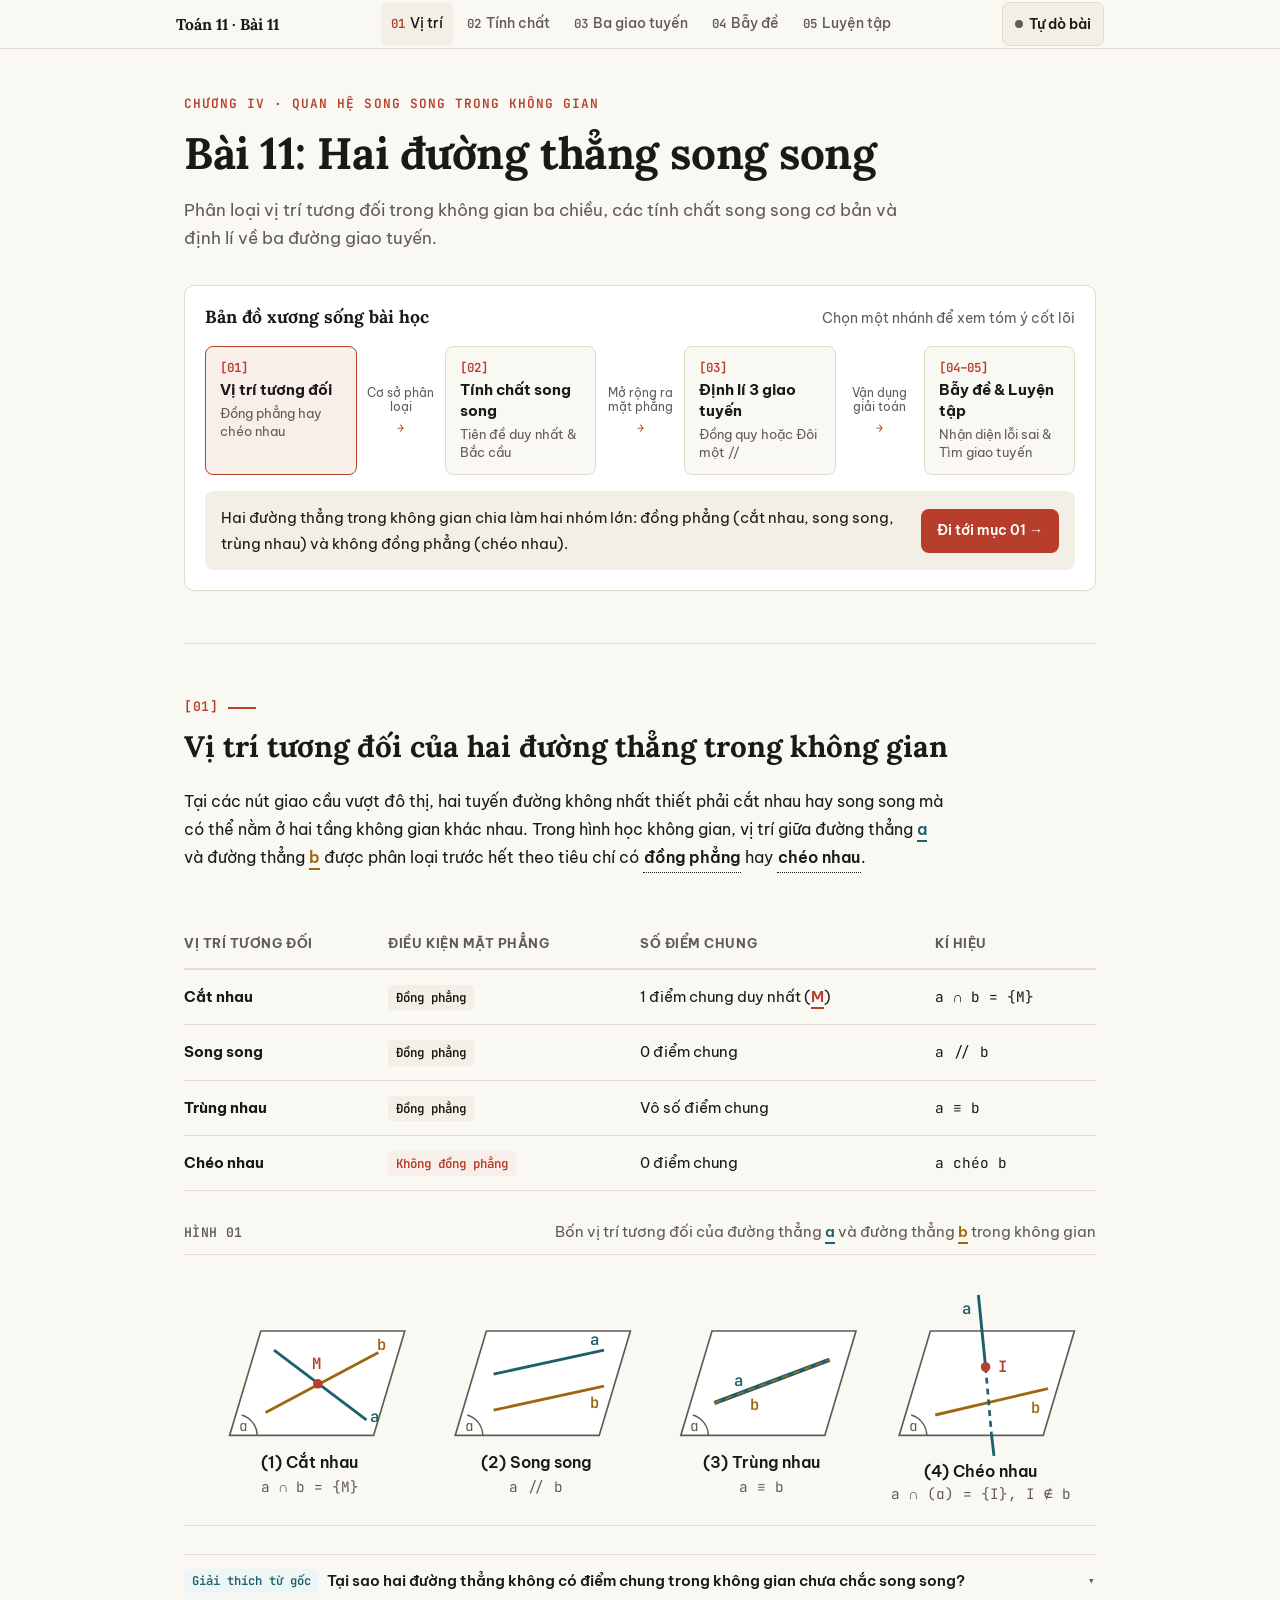
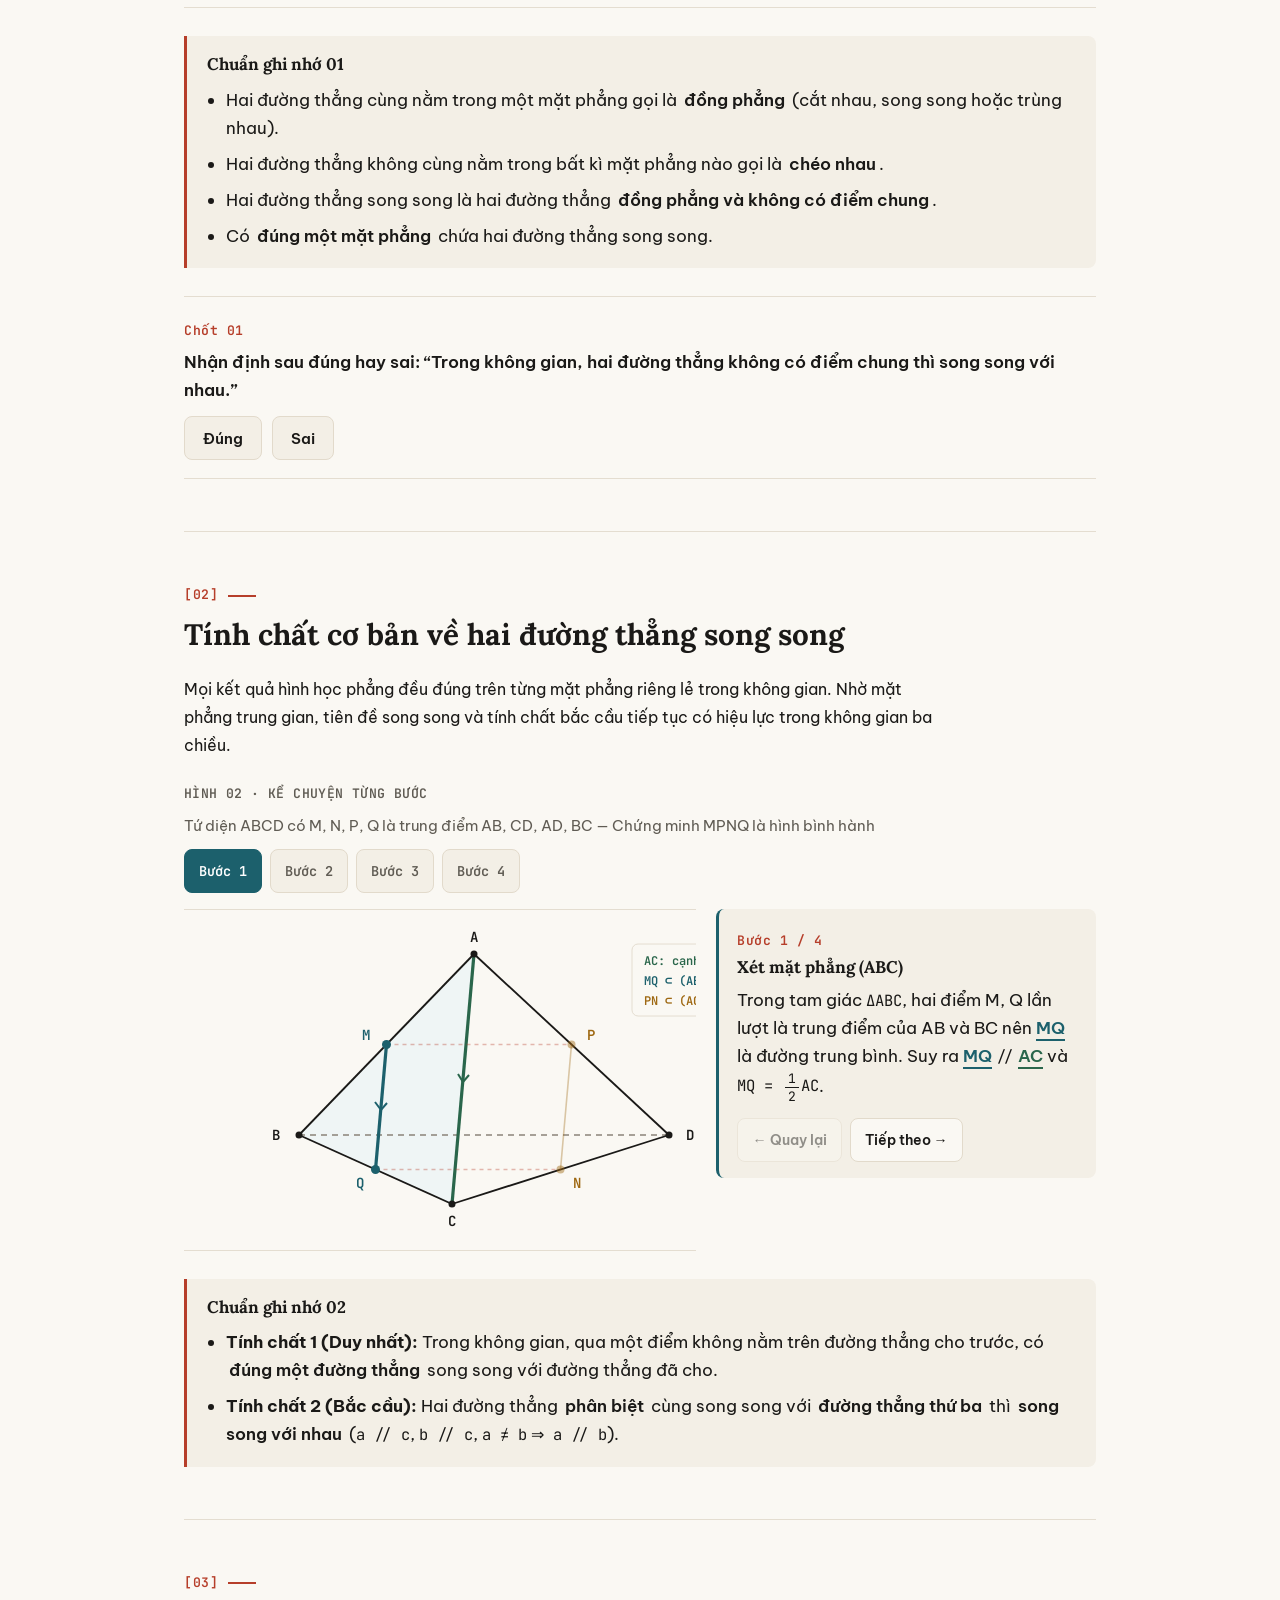
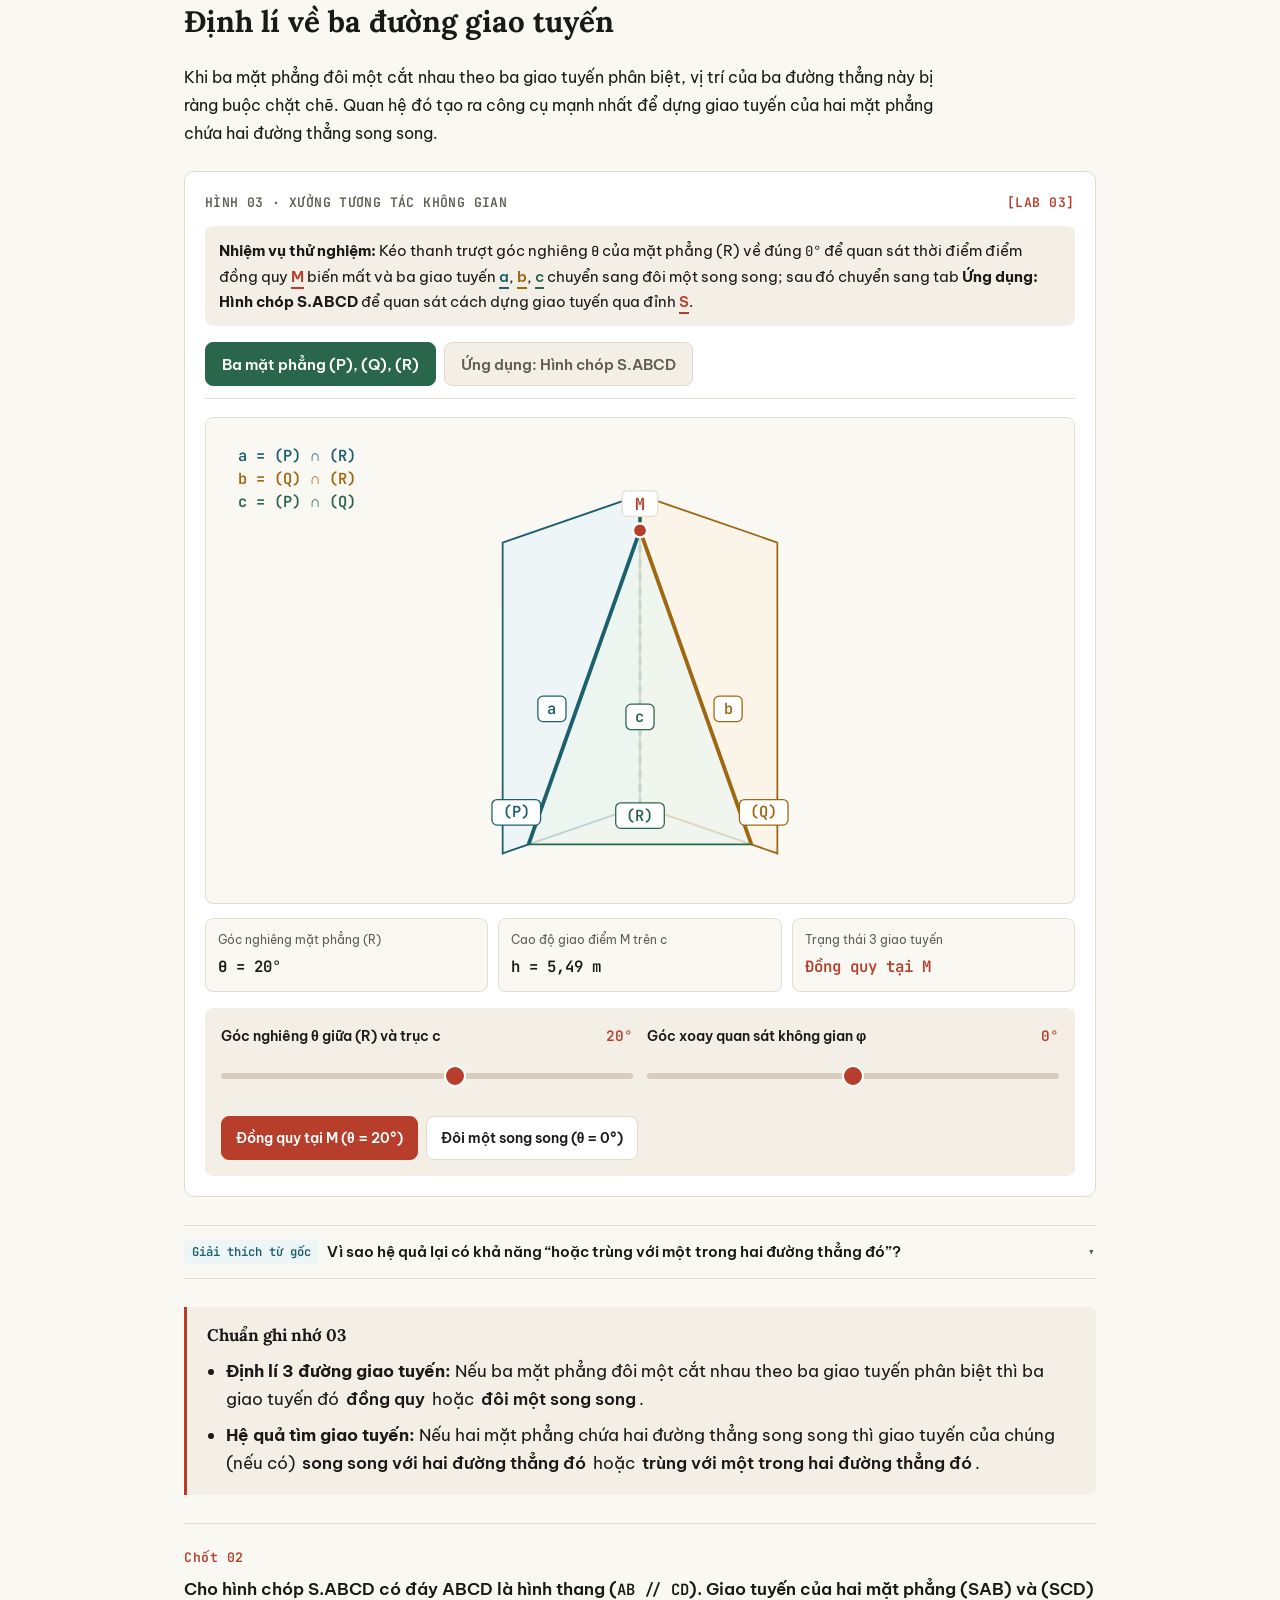
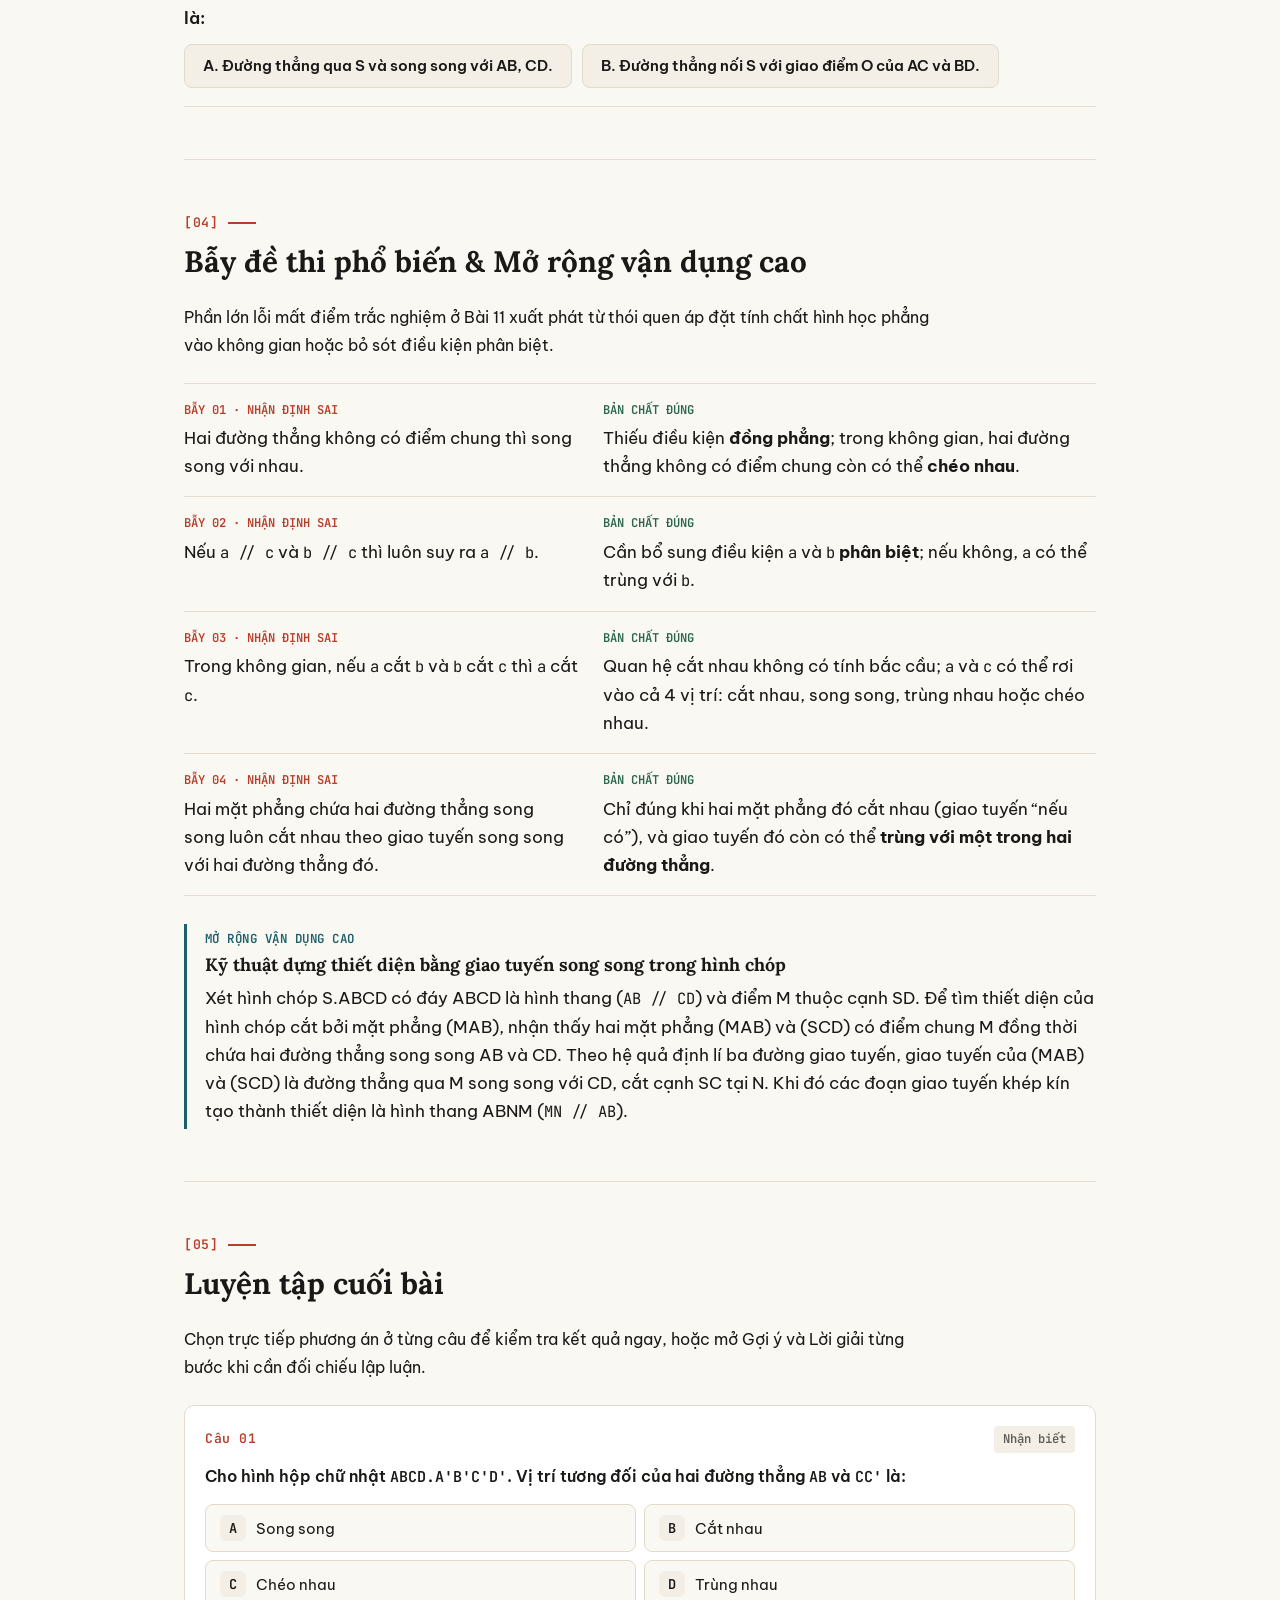
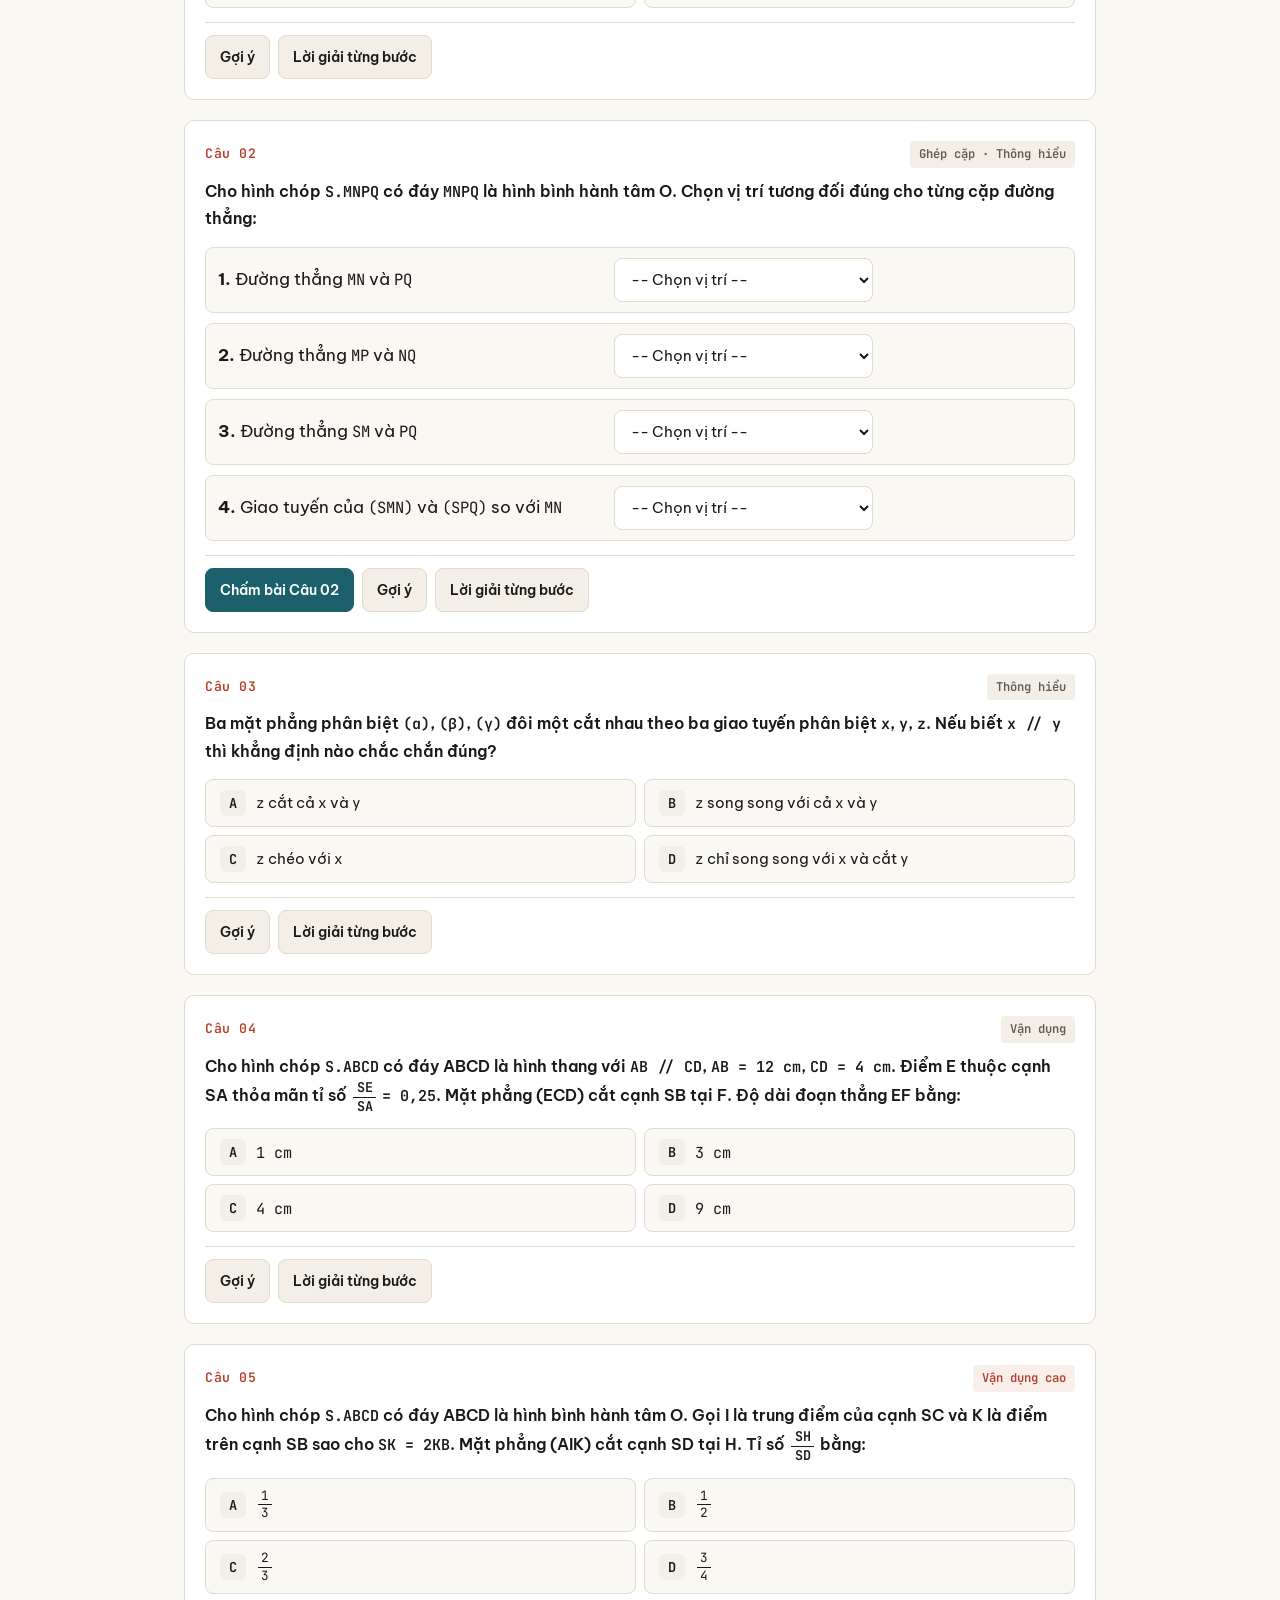
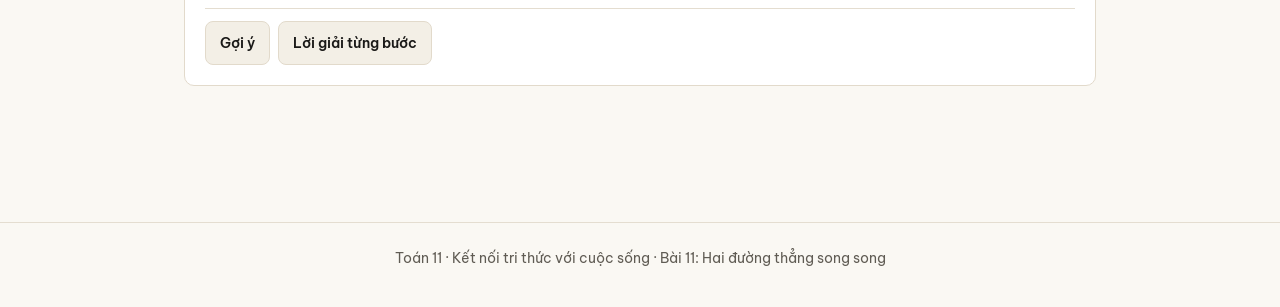
<file: files/mwtjczj7fu0r.html>
<!DOCTYPE html>
<html lang="vi">
<head>
  <meta charset="UTF-8">
  <meta name="viewport" content="width=device-width, initial-scale=1.0">
  <title>Toán 11 · Bài 11: Hai đường thẳng song song</title>
  <!-- Google Fonts với dự phòng hệ thống để đảm bảo hoạt động hoàn toàn offline -->
  <link rel="preconnect" href="https://fonts.googleapis.com">
  <link rel="preconnect" href="https://fonts.gstatic.com" crossorigin>
  <link href="https://fonts.googleapis.com/css2?family=Be+Vietnam+Pro:ital,wght@0,400;0,500;0,600;0,700;1,400&family=JetBrains+Mono:wght@400;500;600&family=Lora:ital,wght@0,500;0,600;0,700;1,500&display=swap" rel="stylesheet">
  <style>
    /* =========================================================
       BIẾN THIẾT KẾ & BẢNG MÀU PHẲNG (CHỈ LIGHT MODE)
       ========================================================= */
    :root {
      --bg-paper: #FAF8F3;
      --bg-card: #FFFFFF;
      --bg-tray: #F3EFE6;
      --bg-cloak: #E8E1D3;

      --text-main: #1A1917;
      --text-sub: #605C54;

      --border-hairline: #E4DDD0;
      --border-card: #E2DACB;

      --accent-red: #B63E2A;
      --accent-red-soft: #F9EFEA;

      /* Bộ màu mực ngữ nghĩa */
      --ink-blue: #1C606C;      /* đường a / giao tuyến a / mặt phẳng P */
      --ink-blue-soft: #EEF5F6;
      --ink-ochre: #9E6812;     /* đường b / giao tuyến b / mặt phẳng Q */
      --ink-ochre-soft: #FBF5E9;
      --ink-moss: #2A664B;      /* đường c / giao tuyến c / mặt phẳng R / trạng thái đúng */
      --ink-moss-soft: #EDF5F0;

      --font-serif: 'Lora', Georgia, 'Times New Roman', serif;
      --font-sans: 'Be Vietnam Pro', -apple-system, BlinkMacSystemFont, 'Segoe UI', Roboto, Helvetica, Arial, sans-serif;
      --font-mono: 'JetBrains Mono', ui-monospace, SFMono-Regular, Menlo, Consolas, monospace;

      --nav-height: 48px;
      --container-max: 960px;
      --radius: 10px;
    }

    *, *::before, *::after {
      box-sizing: border-box;
    }

    html {
      scroll-behavior: smooth;
      scroll-padding-top: 68px;
      background-color: var(--bg-paper);
      color: var(--text-main);
    }

    body {
      margin: 0;
      padding: 0;
      font-family: var(--font-sans);
      font-size: 16.5px;
      line-height: 1.7;
      color: var(--text-main);
      background-color: var(--bg-paper);
      overflow-x: hidden;
      -webkit-font-smoothing: antialiased;
    }

    /* =========================================================
       KIỂU CHỮ & TOÁN HỌC THUẦN HTML
       ========================================================= */
    h1, h2, h3 {
      font-family: var(--font-serif);
      color: var(--text-main);
      margin-top: 0;
      line-height: 1.3;
      font-weight: 700;
    }

    p {
      margin-top: 0;
      margin-bottom: 1rem;
    }

    .mono {
      font-family: var(--font-mono);
      font-variant-numeric: tabular-nums;
    }

    .id-code {
      font-family: var(--font-mono);
      font-size: 0.82rem;
      font-weight: 600;
      color: var(--accent-red);
      letter-spacing: 0.04em;
      font-variant-numeric: tabular-nums;
      display: inline-block;
    }

    .fig-code {
      font-family: var(--font-mono);
      font-size: 0.82rem;
      font-weight: 600;
      color: var(--text-sub);
      letter-spacing: 0.03em;
      text-transform: uppercase;
    }

    .math {
      font-family: var(--font-mono);
      font-size: 0.94em;
      font-variant-numeric: tabular-nums;
      white-space: nowrap;
    }

    /* Phân số ngang không dùng LaTeX */
    .frac {
      display: inline-flex;
      flex-direction: column;
      align-items: center;
      vertical-align: middle;
      margin: 0 0.16em;
      font-family: var(--font-mono);
      font-size: 0.84em;
      line-height: 1.15;
      font-variant-numeric: tabular-nums;
    }

    .frac .num {
      padding: 0 0.25em 0.08em;
      border-bottom: 1px solid currentColor;
    }

    .frac .den {
      padding: 0.08em 0.25em 0;
    }

    /* Quy tắc gạch chân ngữ nghĩa (chỉ dùng cho đối tượng trùng màu hình vẽ) */
    .sem-a {
      color: var(--ink-blue);
      border-bottom: 2px solid var(--ink-blue);
      font-weight: 600;
      padding-bottom: 1px;
    }

    .sem-b {
      color: var(--ink-ochre);
      border-bottom: 2px solid var(--ink-ochre);
      font-weight: 600;
      padding-bottom: 1px;
    }

    .sem-c {
      color: var(--ink-moss);
      border-bottom: 2px solid var(--ink-moss);
      font-weight: 600;
      padding-bottom: 1px;
    }

    .sem-m {
      color: var(--accent-red);
      border-bottom: 2px solid var(--accent-red);
      font-weight: 600;
      padding-bottom: 1px;
    }

    /* =========================================================
       THANH ĐIỀU HƯỚNG ĐỈNH (STICKY 48PX + TIẾN ĐỘ 2PX)
       ========================================================= */
    .top-nav {
      position: sticky;
      top: 0;
      z-index: 100;
      background-color: var(--bg-paper);
      border-bottom: 1px solid var(--border-hairline);
      width: 100%;
    }

    .top-nav-inner {
      max-width: var(--container-max);
      margin: 0 auto;
      min-height: var(--nav-height);
      padding: 0 16px;
      display: flex;
      align-items: center;
      justify-content: space-between;
      gap: 12px;
    }

    .brand-title {
      font-family: var(--font-serif);
      font-weight: 700;
      font-size: 0.98rem;
      color: var(--text-main);
      text-decoration: none;
      white-space: nowrap;
      flex-shrink: 0;
    }

    .nav-links {
      display: none;
      align-items: center;
      gap: 4px;
      list-style: none;
      margin: 0;
      padding: 0;
    }

    .nav-links a {
      display: inline-flex;
      align-items: center;
      gap: 5px;
      min-height: 44px;
      padding: 0 10px;
      font-size: 0.86rem;
      font-weight: 500;
      color: var(--text-sub);
      text-decoration: none;
      border-radius: 6px;
      white-space: nowrap;
      transition: background-color 0.15s ease, color 0.15s ease;
    }

    .nav-links a:hover,
    .nav-links a.active {
      color: var(--text-main);
      background-color: var(--bg-tray);
    }

    .nav-links a.active .nav-num {
      color: var(--accent-red);
    }

    .nav-num {
      font-family: var(--font-mono);
      font-size: 0.78rem;
      font-weight: 600;
      color: var(--text-sub);
    }

    .nav-actions {
      display: flex;
      align-items: center;
      gap: 8px;
      flex-shrink: 0;
    }

    .btn-nav {
      display: inline-flex;
      align-items: center;
      justify-content: center;
      gap: 6px;
      min-height: 44px;
      padding: 0 12px;
      font-family: var(--font-sans);
      font-size: 0.85rem;
      font-weight: 600;
      color: var(--text-main);
      background-color: var(--bg-tray);
      border: 1px solid var(--border-card);
      border-radius: 8px;
      cursor: pointer;
      white-space: nowrap;
      transition: background-color 0.15s ease, border-color 0.15s ease, color 0.15s ease;
    }

    .btn-nav:hover {
      border-color: var(--text-sub);
    }

    .btn-nav[aria-pressed="true"] {
      background-color: var(--accent-red);
      border-color: var(--accent-red);
      color: #FFFFFF;
    }

    .btn-menu-mobile {
      display: inline-flex;
    }

    .cloak-indicator {
      width: 8px;
      height: 8px;
      border-radius: 50%;
      background-color: var(--text-sub);
      display: inline-block;
    }

    .btn-nav[aria-pressed="true"] .cloak-indicator {
      background-color: #FFFFFF;
    }

    /* Thanh tiến độ đọc 2px mép dưới navbar */
    .progress-track {
      position: absolute;
      left: 0;
      right: 0;
      bottom: -1px;
      height: 2px;
      background-color: transparent;
      pointer-events: none;
    }

    .progress-fill {
      height: 100%;
      width: 0%;
      background-color: var(--accent-red);
      transition: width 0.08s linear;
    }

    /* Ngăn kéo mục lục trên thiết bị nhỏ */
    .mobile-drawer {
      display: none;
      background-color: var(--bg-paper);
      border-bottom: 1px solid var(--border-hairline);
      padding: 8px 16px 14px;
    }

    .mobile-drawer.open {
      display: block;
    }

    .mobile-drawer-list {
      list-style: none;
      margin: 0;
      padding: 0;
      display: flex;
      flex-direction: column;
      gap: 4px;
    }

    .mobile-drawer-list a {
      display: flex;
      align-items: center;
      gap: 10px;
      min-height: 44px;
      padding: 0 12px;
      border-radius: 8px;
      text-decoration: none;
      color: var(--text-main);
      font-weight: 500;
      font-size: 0.95rem;
    }

    .mobile-drawer-list a:hover {
      background-color: var(--bg-tray);
    }

    /* =========================================================
       KHUNG NỘI DUNG CHÍNH & CHỐNG ĐÓNG HỘP
       ========================================================= */
    .page-wrap {
      max-width: var(--container-max);
      margin: 0 auto;
      padding: 36px 18px 64px;
    }

    .chapter-cover {
      padding-bottom: 32px;
    }

    .chapter-kicker {
      font-family: var(--font-mono);
      font-size: 0.8rem;
      font-weight: 600;
      letter-spacing: 0.08em;
      color: var(--accent-red);
      text-transform: uppercase;
      margin-bottom: 10px;
    }

    .chapter-title {
      font-size: clamp(1.95rem, 4.4vw, 2.75rem);
      margin-bottom: 14px;
      letter-spacing: -0.01em;
    }

    .chapter-subtitle {
      font-size: 1.05rem;
      color: var(--text-sub);
      max-width: 720px;
      margin-bottom: 0;
    }

    /* Phân tách các mục lớn trực tiếp trên nền giấy ấm */
    .lesson-section {
      padding-top: 52px;
      margin-top: 52px;
      border-top: 1px solid var(--border-hairline);
    }

    .section-header {
      margin-bottom: 22px;
    }

    .section-code-row {
      display: flex;
      align-items: center;
      gap: 10px;
      margin-bottom: 8px;
    }

    .section-accent-bar {
      width: 28px;
      height: 2px;
      background-color: var(--accent-red);
      display: inline-block;
    }

    .section-title {
      font-size: clamp(1.42rem, 3vw, 1.85rem);
      margin-bottom: 0;
    }

    .lead-para {
      max-width: 760px;
      font-size: 1.03rem;
      color: var(--text-main);
      margin-bottom: 24px;
    }

    /* =========================================================
       THẺ TRẮNG (CHỈ DÙNG CHO BẢN ĐỒ, XƯỞNG, LUYỆN TẬP)
       ========================================================= */
    .white-card {
      background-color: var(--bg-card);
      border: 1px solid var(--border-card);
      border-radius: var(--radius);
      padding: 20px;
    }

    /* =========================================================
       BẢN ĐỒ XƯƠNG SỐNG (HTML/CSS THUẦN, KHÔNG DÙNG SVG)
       ========================================================= */
    .concept-map-header {
      display: flex;
      flex-wrap: wrap;
      align-items: baseline;
      justify-content: space-between;
      gap: 8px;
      margin-bottom: 16px;
    }

    .concept-map-title {
      font-family: var(--font-serif);
      font-size: 1.1rem;
      font-weight: 700;
      margin: 0;
    }

    .concept-map-hint {
      font-size: 0.86rem;
      color: var(--text-sub);
    }

    .concept-chain {
      display: flex;
      flex-direction: column;
      align-items: stretch;
      gap: 8px;
    }

    .concept-node {
      flex: 1 1 0;
      text-align: left;
      min-height: 44px;
      padding: 12px 14px;
      background-color: var(--bg-paper);
      border: 1px solid var(--border-card);
      border-radius: 8px;
      cursor: pointer;
      font-family: var(--font-sans);
      transition: border-color 0.15s ease, background-color 0.15s ease;
      display: flex;
      flex-direction: column;
      gap: 4px;
    }

    .concept-node:hover {
      border-color: var(--text-sub);
    }

    .concept-node.active {
      background-color: var(--accent-red-soft);
      border-color: var(--accent-red);
    }

    .concept-node-id {
      font-family: var(--font-mono);
      font-size: 0.78rem;
      font-weight: 600;
      color: var(--accent-red);
    }

    .concept-node-name {
      font-weight: 700;
      font-size: 0.96rem;
      color: var(--text-main);
      line-height: 1.35;
    }

    .concept-node-sub {
      font-size: 0.83rem;
      color: var(--text-sub);
      line-height: 1.35;
    }

    .concept-link {
      display: flex;
      align-items: center;
      justify-content: center;
      gap: 6px;
      font-size: 0.78rem;
      color: var(--text-sub);
      padding: 2px 4px;
      text-align: center;
    }

    .concept-link-arrow {
      font-family: var(--font-mono);
      color: var(--accent-red);
      font-weight: 600;
    }

    .concept-detail-tray {
      margin-top: 16px;
      padding: 14px 16px;
      background-color: var(--bg-tray);
      border-radius: 8px;
      display: flex;
      flex-wrap: wrap;
      align-items: center;
      justify-content: space-between;
      gap: 12px;
    }

    .concept-detail-text {
      margin: 0;
      font-size: 0.95rem;
      color: var(--text-main);
      flex: 1 1 260px;
    }

    .btn-jump {
      display: inline-flex;
      align-items: center;
      justify-content: center;
      min-height: 44px;
      padding: 0 16px;
      background-color: var(--accent-red);
      color: #FFFFFF;
      text-decoration: none;
      font-weight: 600;
      font-size: 0.88rem;
      border-radius: 8px;
      white-space: nowrap;
      flex-shrink: 0;
    }

    .btn-jump:hover {
      opacity: 0.92;
    }

    /* =========================================================
       THUẬT NGỮ BẤM MỞ TẠI CHỖ (GẠCH CHẤM MẢNH)
       ========================================================= */
    .term-trigger {
      appearance: none;
      background: none;
      border: none;
      border-bottom: 1.5px dotted var(--text-main);
      font: inherit;
      font-weight: 600;
      color: var(--text-main);
      padding: 0 1px 1px;
      cursor: pointer;
      display: inline;
    }

    .term-trigger:hover,
    .term-trigger[aria-expanded="true"] {
      color: var(--accent-red);
      border-bottom-color: var(--accent-red);
    }

    .term-pop-area {
      display: flex;
      flex-direction: column;
      gap: 10px;
      margin-bottom: 24px;
    }

    .term-note {
      display: none;
      padding: 12px 16px;
      background-color: var(--bg-tray);
      border-left: 3px solid var(--text-sub);
      border-radius: 0 8px 8px 0;
      font-size: 0.94rem;
    }

    .term-note.open {
      display: block;
    }

    .term-note-head {
      display: flex;
      align-items: center;
      justify-content: space-between;
      gap: 8px;
      margin-bottom: 4px;
    }

    .term-note-title {
      font-weight: 700;
      color: var(--text-main);
    }

    .term-close {
      min-height: 36px;
      min-width: 36px;
      background: transparent;
      border: 1px solid var(--border-card);
      border-radius: 6px;
      font-size: 0.82rem;
      color: var(--text-sub);
      cursor: pointer;
      padding: 0 10px;
    }

    /* =========================================================
       BẢNG SO SÁNH PHẲNG TRỰC TIẾP TRÊN NỀN #FAF8F3
       ========================================================= */
    .table-scroll {
      width: 100%;
      overflow-x: auto;
      -webkit-overflow-scrolling: touch;
      margin: 20px 0 28px;
    }

    .flat-table {
      width: 100%;
      min-width: 580px;
      border-collapse: collapse;
      text-align: left;
      background-color: transparent;
    }

    .flat-table th {
      font-size: 0.84rem;
      font-weight: 700;
      text-transform: uppercase;
      letter-spacing: 0.04em;
      color: var(--text-sub);
      padding: 12px 12px 12px 0;
      border-bottom: 2px solid var(--border-hairline);
    }

    .flat-table td {
      padding: 14px 12px 14px 0;
      border-bottom: 1px solid var(--border-hairline);
      vertical-align: top;
      font-size: 0.96rem;
    }

    .flat-table tbody tr:last-child td {
      border-bottom: 1px solid var(--border-hairline);
    }

    .tag-flat {
      display: inline-block;
      font-family: var(--font-mono);
      font-size: 0.78rem;
      font-weight: 600;
      padding: 2px 8px;
      border-radius: 4px;
      background-color: var(--bg-tray);
      color: var(--text-main);
    }

    .tag-skew {
      background-color: var(--accent-red-soft);
      color: var(--accent-red);
    }

    /* =========================================================
       KHUNG HÌNH VẼ SVG KỸ THUẬT (CUỘN NGANG AN TOÀN MOBILE)
       ========================================================= */
    .figure-block {
      margin: 28px 0;
    }

    .figure-meta {
      display: flex;
      flex-wrap: wrap;
      align-items: baseline;
      justify-content: space-between;
      gap: 8px;
      margin-bottom: 10px;
    }

    .figure-caption {
      font-size: 0.92rem;
      color: var(--text-sub);
    }

    .svg-scroll-frame {
      width: 100%;
      overflow-x: auto;
      -webkit-overflow-scrolling: touch;
      border-top: 1px solid var(--border-hairline);
      border-bottom: 1px solid var(--border-hairline);
      padding: 16px 0;
    }

    .svg-scroll-frame.in-card {
      border: 1px solid var(--border-hairline);
      border-radius: 8px;
      background-color: var(--bg-paper);
      padding: 12px;
    }

    .svg-scroll-frame svg {
      display: block;
      margin: 0 auto;
    }

    .scroll-hint {
      font-size: 0.8rem;
      color: var(--text-sub);
      margin-top: 6px;
      display: block;
    }

    /* =========================================================
       MỤC GẬP GIẢI THÍCH TỪ GỐC (<details>)
       ========================================================= */
    details.root-explain {
      margin: 24px 0;
      border-top: 1px solid var(--border-hairline);
      border-bottom: 1px solid var(--border-hairline);
      padding: 4px 0;
    }

    details.root-explain summary {
      list-style: none;
      cursor: pointer;
      min-height: 44px;
      display: flex;
      align-items: center;
      justify-content: space-between;
      gap: 12px;
      font-weight: 600;
      font-size: 0.96rem;
      color: var(--text-main);
      padding: 6px 0;
    }

    details.root-explain summary::-webkit-details-marker {
      display: none;
    }

    .summary-label {
      display: inline-flex;
      align-items: center;
      gap: 8px;
    }

    .summary-badge {
      font-family: var(--font-mono);
      font-size: 0.76rem;
      font-weight: 600;
      color: var(--ink-blue);
      background-color: var(--ink-blue-soft);
      padding: 2px 8px;
      border-radius: 4px;
    }

    .summary-caret {
      font-family: var(--font-mono);
      font-size: 0.9rem;
      color: var(--text-sub);
      transition: transform 0.15s ease;
    }

    details.root-explain[open] .summary-caret {
      transform: rotate(180deg);
    }

    .root-explain-body {
      padding: 6px 0 14px;
      font-size: 0.96rem;
      color: var(--text-sub);
      max-width: 760px;
    }

    /* =========================================================
       KHUNG CHUẨN GHI NHỚ & CHẾ ĐỘ TỰ DÒ BÀI (.cloak)
       ========================================================= */
    .memory-box {
      margin: 28px 0;
      padding: 18px 20px;
      background-color: var(--bg-tray);
      border-left: 3px solid var(--accent-red);
      border-radius: 0 8px 8px 0;
    }

    .memory-head {
      display: flex;
      flex-wrap: wrap;
      align-items: center;
      justify-content: space-between;
      gap: 8px;
      margin-bottom: 10px;
    }

    .memory-title {
      font-family: var(--font-serif);
      font-size: 1.05rem;
      font-weight: 700;
      color: var(--text-main);
      margin: 0;
    }

    .memory-list {
      margin: 0;
      padding-left: 1.2rem;
    }

    .memory-list li {
      margin-bottom: 8px;
    }

    .memory-list li:last-child {
      margin-bottom: 0;
    }

    /* Từ khóa cốt lõi cho chế độ Tự dò bài */
    .cloak {
      font-weight: 600;
      color: var(--text-main);
      border-radius: 4px;
      padding: 1px 3px;
      transition: background-color 0.15s ease, color 0.15s ease;
    }

    body.study-mode .cloak {
      background-color: var(--bg-cloak);
      color: transparent;
      border: 1px dashed #BDB3A1;
      cursor: pointer;
      user-select: none;
      padding: 1px 6px;
    }

    body.study-mode .cloak:hover {
      border-color: var(--accent-red);
    }

    body.study-mode .cloak.revealed {
      background-color: var(--accent-red-soft);
      color: var(--accent-red);
      border: 1px solid var(--accent-red);
      user-select: auto;
    }

    .study-mode-note {
      display: none;
      font-size: 0.8rem;
      font-family: var(--font-mono);
      color: var(--accent-red);
    }

    body.study-mode .study-mode-note {
      display: inline;
    }

    /* =========================================================
       CHỐT NHANH GIỮA BÀI (1 CHẠM)
       ========================================================= */
    .quick-check {
      margin: 28px 0 8px;
      padding: 18px 0;
      border-top: 1px solid var(--border-hairline);
      border-bottom: 1px solid var(--border-hairline);
    }

    .quick-check-q {
      font-weight: 600;
      margin-bottom: 12px;
      color: var(--text-main);
    }

    .quick-check-actions {
      display: flex;
      flex-wrap: wrap;
      gap: 10px;
    }

    .btn-choice {
      min-height: 44px;
      padding: 10px 18px;
      font-family: var(--font-sans);
      font-size: 0.94rem;
      font-weight: 600;
      color: var(--text-main);
      background-color: var(--bg-tray);
      border: 1px solid var(--border-card);
      border-radius: 8px;
      cursor: pointer;
      text-align: left;
      transition: background-color 0.15s ease, border-color 0.15s ease;
    }

    .btn-choice:hover {
      border-color: var(--text-sub);
    }

    .btn-choice.is-correct {
      background-color: var(--ink-moss-soft);
      border-color: var(--ink-moss);
      color: var(--ink-moss);
    }

    .btn-choice.is-wrong {
      background-color: var(--accent-red-soft);
      border-color: var(--accent-red);
      color: var(--accent-red);
    }

    .quick-feedback {
      margin-top: 12px;
      font-size: 0.94rem;
      font-weight: 500;
      display: none;
    }

    .quick-feedback.show {
      display: block;
    }

    .quick-feedback.ok {
      color: var(--ink-moss);
    }

    .quick-feedback.err {
      color: var(--accent-red);
    }

    /* =========================================================
       KỂ CHUYỆN TỪNG BƯỚC (HÌNH 02 - TỨ DIỆN ABCD)
       ========================================================= */
    .story-shell {
      margin: 24px 0 28px;
    }

    .step-bar {
      display: flex;
      flex-wrap: wrap;
      gap: 8px;
      margin-bottom: 16px;
    }

    .step-btn {
      min-height: 44px;
      padding: 0 14px;
      font-family: var(--font-mono);
      font-size: 0.85rem;
      font-weight: 600;
      background-color: var(--bg-tray);
      color: var(--text-sub);
      border: 1px solid var(--border-card);
      border-radius: 8px;
      cursor: pointer;
      transition: background-color 0.15s ease, color 0.15s ease, border-color 0.15s ease;
    }

    .step-btn:hover {
      color: var(--text-main);
      border-color: var(--text-sub);
    }

    .step-btn.active[data-tone="blue"] {
      background-color: var(--ink-blue);
      border-color: var(--ink-blue);
      color: #FFFFFF;
    }

    .step-btn.active[data-tone="ochre"] {
      background-color: var(--ink-ochre);
      border-color: var(--ink-ochre);
      color: #FFFFFF;
    }

    .step-btn.active[data-tone="moss"] {
      background-color: var(--ink-moss);
      border-color: var(--ink-moss);
      color: #FFFFFF;
    }

    .step-btn.active[data-tone="red"] {
      background-color: var(--accent-red);
      border-color: var(--accent-red);
      color: #FFFFFF;
    }

    .story-grid {
      display: grid;
      grid-template-columns: 1fr;
      gap: 20px;
      align-items: start;
    }

    .story-narration {
      padding: 16px 18px;
      background-color: var(--bg-tray);
      border-radius: 8px;
      border-left: 3px solid var(--ink-blue);
    }

    .story-narration[data-tone="ochre"] { border-left-color: var(--ink-ochre); }
    .story-narration[data-tone="moss"]  { border-left-color: var(--ink-moss); }
    .story-narration[data-tone="red"]   { border-left-color: var(--accent-red); }

    .story-step-heading {
      font-family: var(--font-serif);
      font-size: 1.06rem;
      font-weight: 700;
      margin-bottom: 8px;
      color: var(--text-main);
    }

    .story-nav-row {
      display: flex;
      gap: 8px;
      margin-top: 14px;
    }

    .btn-subtle {
      min-height: 44px;
      padding: 0 14px;
      font-family: var(--font-sans);
      font-size: 0.88rem;
      font-weight: 600;
      background-color: var(--bg-paper);
      color: var(--text-main);
      border: 1px solid var(--border-card);
      border-radius: 8px;
      cursor: pointer;
    }

    .btn-subtle:disabled {
      opacity: 0.45;
      cursor: not-allowed;
    }

    .btn-subtle:not(:disabled):hover {
      border-color: var(--text-sub);
    }

    /* =========================================================
       XƯỞNG TƯƠNG TÁC TRỌNG TÂM (HÌNH 03 - THẺ TRẮNG)
       ========================================================= */
    .lab-card {
      margin: 24px 0 28px;
    }

    .lab-top-row {
      display: flex;
      flex-wrap: wrap;
      align-items: center;
      justify-content: space-between;
      gap: 10px;
      margin-bottom: 12px;
    }

    .lab-mission {
      padding: 12px 14px;
      background-color: var(--bg-tray);
      border-radius: 8px;
      font-size: 0.93rem;
      color: var(--text-main);
      margin-bottom: 16px;
    }

    .lab-tabs {
      display: flex;
      flex-wrap: wrap;
      gap: 8px;
      margin-bottom: 18px;
      border-bottom: 1px solid var(--border-hairline);
      padding-bottom: 12px;
    }

    .tab-btn {
      min-height: 44px;
      padding: 0 16px;
      font-family: var(--font-sans);
      font-size: 0.92rem;
      font-weight: 600;
      color: var(--text-sub);
      background-color: var(--bg-tray);
      border: 1px solid var(--border-card);
      border-radius: 8px;
      cursor: pointer;
    }

    .tab-btn.active {
      background-color: var(--ink-moss);
      border-color: var(--ink-moss);
      color: #FFFFFF;
    }

    .lab-panel {
      display: none;
    }

    .lab-panel.active {
      display: block;
    }

    .lab-controls {
      display: grid;
      grid-template-columns: 1fr;
      gap: 14px;
      margin-top: 16px;
      padding: 16px;
      background-color: var(--bg-tray);
      border-radius: 8px;
    }

    .control-group {
      display: flex;
      flex-direction: column;
      gap: 6px;
    }

    .control-label-row {
      display: flex;
      justify-content: space-between;
      align-items: baseline;
      gap: 8px;
      font-size: 0.9rem;
      font-weight: 600;
    }

    .control-val {
      font-family: var(--font-mono);
      font-variant-numeric: tabular-nums;
      color: var(--accent-red);
      font-weight: 600;
    }

    /* Thanh trượt có vùng chạm tối thiểu 44px */
    input[type="range"] {
      -webkit-appearance: none;
      appearance: none;
      width: 100%;
      height: 44px;
      background: transparent;
      cursor: pointer;
      margin: 0;
    }

    input[type="range"]::-webkit-slider-runnable-track {
      height: 6px;
      border-radius: 3px;
      background: #D7CEBE;
    }

    input[type="range"]::-webkit-slider-thumb {
      -webkit-appearance: none;
      appearance: none;
      width: 22px;
      height: 22px;
      border-radius: 50%;
      background: var(--accent-red);
      border: 2px solid #FFFFFF;
      margin-top: -8px;
    }

    input[type="range"]::-moz-range-track {
      height: 6px;
      border-radius: 3px;
      background: #D7CEBE;
    }

    input[type="range"]::-moz-range-thumb {
      width: 22px;
      height: 22px;
      border-radius: 50%;
      background: var(--accent-red);
      border: 2px solid #FFFFFF;
    }

    .preset-row {
      display: flex;
      flex-wrap: wrap;
      gap: 8px;
      margin-top: 4px;
    }

    .btn-preset {
      min-height: 44px;
      padding: 0 14px;
      font-family: var(--font-sans);
      font-size: 0.88rem;
      font-weight: 600;
      background-color: var(--bg-card);
      color: var(--text-main);
      border: 1px solid var(--border-card);
      border-radius: 8px;
      cursor: pointer;
    }

    .btn-preset:hover {
      border-color: var(--text-sub);
    }

    .btn-preset.active-red {
      background-color: var(--accent-red);
      border-color: var(--accent-red);
      color: #FFFFFF;
    }

    .btn-preset.active-moss {
      background-color: var(--ink-moss);
      border-color: var(--ink-moss);
      color: #FFFFFF;
    }

    .btn-preset.active-blue {
      background-color: var(--ink-blue);
      border-color: var(--ink-blue);
      color: #FFFFFF;
    }

    .telemetry-grid {
      display: grid;
      grid-template-columns: repeat(auto-fit, minmax(175px, 1fr));
      gap: 10px;
      margin-top: 14px;
    }

    .telemetry-cell {
      background-color: var(--bg-paper);
      border: 1px solid var(--border-hairline);
      border-radius: 8px;
      padding: 10px 12px;
    }

    .telemetry-key {
      font-size: 0.78rem;
      color: var(--text-sub);
      margin-bottom: 4px;
    }

    .telemetry-val {
      font-family: var(--font-mono);
      font-size: 0.98rem;
      font-weight: 600;
      font-variant-numeric: tabular-nums;
      color: var(--text-main);
    }

    .telemetry-val.is-parallel {
      color: var(--ink-moss);
    }

    .telemetry-val.is-concurrent {
      color: var(--accent-red);
    }

    .pyramid-logic {
      margin-top: 14px;
      padding: 14px 16px;
      background-color: var(--bg-paper);
      border: 1px solid var(--border-hairline);
      border-radius: 8px;
      font-size: 0.94rem;
    }

    .pyramid-logic ol {
      margin: 6px 0 0;
      padding-left: 1.25rem;
    }

    .pyramid-logic li {
      margin-bottom: 4px;
    }

    /* =========================================================
       MỤC 04: BẪY ĐỀ THI & MỞ RỘNG (TRỰC TIẾP TRÊN NỀN #FAF8F3)
       ========================================================= */
    .traps-list {
      margin: 18px 0 28px;
      border-top: 1px solid var(--border-hairline);
    }

    .trap-item {
      display: grid;
      grid-template-columns: 1fr;
      gap: 10px;
      padding: 16px 0;
      border-bottom: 1px solid var(--border-hairline);
    }

    .trap-wrong-label {
      font-family: var(--font-mono);
      font-size: 0.76rem;
      font-weight: 600;
      text-transform: uppercase;
      color: var(--accent-red);
      margin-bottom: 4px;
    }

    .trap-right-label {
      font-family: var(--font-mono);
      font-size: 0.76rem;
      font-weight: 600;
      text-transform: uppercase;
      color: var(--ink-moss);
      margin-bottom: 4px;
    }

    .extension-block {
      margin-top: 24px;
      padding: 4px 0 4px 18px;
      border-left: 3px solid var(--ink-blue);
    }

    .extension-kicker {
      font-family: var(--font-mono);
      font-size: 0.78rem;
      font-weight: 600;
      color: var(--ink-blue);
      text-transform: uppercase;
      letter-spacing: 0.04em;
      margin-bottom: 4px;
    }

    .extension-title {
      font-family: var(--font-serif);
      font-size: 1.12rem;
      margin-bottom: 8px;
    }

    /* =========================================================
       MỤC 05: LUYỆN TẬP (THẺ TRẮNG)
       ========================================================= */
    .quiz-stack {
      display: flex;
      flex-direction: column;
      gap: 20px;
    }

    .quiz-head {
      display: flex;
      flex-wrap: wrap;
      align-items: center;
      justify-content: space-between;
      gap: 8px;
      margin-bottom: 10px;
    }

    .quiz-badge {
      font-family: var(--font-mono);
      font-size: 0.76rem;
      font-weight: 600;
      padding: 3px 9px;
      border-radius: 4px;
      background-color: var(--bg-tray);
      color: var(--text-sub);
    }

    .quiz-badge.vdc {
      background-color: var(--accent-red-soft);
      color: var(--accent-red);
    }

    .quiz-prompt {
      font-weight: 600;
      font-size: 1rem;
      margin-bottom: 14px;
    }

    .options-grid {
      display: grid;
      grid-template-columns: 1fr;
      gap: 8px;
    }

    .opt-btn {
      display: flex;
      align-items: center;
      gap: 10px;
      min-height: 44px;
      width: 100%;
      padding: 10px 14px;
      text-align: left;
      font-family: var(--font-sans);
      font-size: 0.95rem;
      color: var(--text-main);
      background-color: var(--bg-paper);
      border: 1px solid var(--border-card);
      border-radius: 8px;
      cursor: pointer;
      transition: border-color 0.15s ease, background-color 0.15s ease;
    }

    .opt-btn:hover {
      border-color: var(--text-sub);
    }

    .opt-letter {
      font-family: var(--font-mono);
      font-size: 0.85rem;
      font-weight: 600;
      width: 26px;
      height: 26px;
      border-radius: 6px;
      background-color: var(--bg-tray);
      display: inline-flex;
      align-items: center;
      justify-content: center;
      flex-shrink: 0;
    }

    .opt-btn.selected-correct {
      background-color: var(--ink-moss-soft);
      border-color: var(--ink-moss);
      color: var(--ink-moss);
      font-weight: 600;
    }

    .opt-btn.selected-correct .opt-letter {
      background-color: var(--ink-moss);
      color: #FFFFFF;
    }

    .opt-btn.selected-wrong {
      background-color: var(--accent-red-soft);
      border-color: var(--accent-red);
      color: var(--accent-red);
      font-weight: 600;
    }

    .opt-btn.selected-wrong .opt-letter {
      background-color: var(--accent-red);
      color: #FFFFFF;
    }

    /* Ghép cặp Câu 02 */
    .match-list {
      display: flex;
      flex-direction: column;
      gap: 10px;
      margin-bottom: 14px;
    }

    .match-row {
      display: grid;
      grid-template-columns: 1fr;
      gap: 8px;
      align-items: center;
      padding: 10px 12px;
      background-color: var(--bg-paper);
      border: 1px solid var(--border-hairline);
      border-radius: 8px;
    }

    .match-row.row-ok {
      border-color: var(--ink-moss);
      background-color: var(--ink-moss-soft);
    }

    .match-row.row-err {
      border-color: var(--accent-red);
      background-color: var(--accent-red-soft);
    }

    .match-select {
      min-height: 44px;
      padding: 0 12px;
      font-family: var(--font-sans);
      font-size: 0.94rem;
      color: var(--text-main);
      background-color: var(--bg-card);
      border: 1px solid var(--border-card);
      border-radius: 8px;
      width: 100%;
    }

    .match-status {
      font-family: var(--font-mono);
      font-size: 0.82rem;
      font-weight: 600;
      min-height: 20px;
    }

    .match-status.ok { color: var(--ink-moss); }
    .match-status.err { color: var(--accent-red); }

    .quiz-feedback {
      margin-top: 12px;
      font-size: 0.93rem;
      font-weight: 600;
      display: none;
    }

    .quiz-feedback.show { display: block; }
    .quiz-feedback.ok { color: var(--ink-moss); }
    .quiz-feedback.err { color: var(--accent-red); }

    .quiz-tools {
      display: flex;
      flex-wrap: wrap;
      gap: 8px;
      margin-top: 14px;
      padding-top: 12px;
      border-top: 1px solid var(--border-hairline);
    }

    .btn-tool {
      min-height: 44px;
      padding: 0 14px;
      font-family: var(--font-sans);
      font-size: 0.87rem;
      font-weight: 600;
      color: var(--text-main);
      background-color: var(--bg-tray);
      border: 1px solid var(--border-card);
      border-radius: 8px;
      cursor: pointer;
    }

    .btn-tool:hover {
      border-color: var(--text-sub);
    }

    .btn-tool.primary {
      background-color: var(--ink-blue);
      border-color: var(--ink-blue);
      color: #FFFFFF;
    }

    .hint-box {
      display: none;
      margin-top: 12px;
      padding: 12px 14px;
      background-color: var(--ink-ochre-soft);
      border-left: 3px solid var(--ink-ochre);
      border-radius: 0 8px 8px 0;
      font-size: 0.92rem;
      color: var(--text-main);
    }

    .hint-box.show { display: block; }

    .solution-box {
      display: none;
      margin-top: 12px;
      padding: 14px 16px;
      background-color: var(--bg-paper);
      border: 1px solid var(--border-hairline);
      border-radius: 8px;
      font-size: 0.93rem;
    }

    .solution-box.show { display: block; }

    .sol-step {
      display: none;
      padding: 8px 0;
      border-bottom: 1px dashed var(--border-hairline);
    }

    .sol-step.visible { display: block; }
    .sol-step:last-of-type { border-bottom: none; }

    .sol-step-tag {
      font-family: var(--font-mono);
      font-size: 0.8rem;
      font-weight: 600;
      color: var(--accent-red);
      margin-right: 6px;
    }

    .sol-controls {
      margin-top: 10px;
      display: flex;
      flex-wrap: wrap;
      gap: 8px;
    }

    /* =========================================================
       CHÂN TRANG TỐI GIẢN
       ========================================================= */
    .site-footer {
      margin-top: 64px;
      padding: 24px 18px 36px;
      border-top: 1px solid var(--border-hairline);
      text-align: center;
      font-size: 0.88rem;
      color: var(--text-sub);
      background-color: var(--bg-paper);
    }

    /* =========================================================
       BỐ CỤC ĐÁP ỨNG DESKTOP (>= 900PX)
       ========================================================= */
    @media (min-width: 720px) {
      .options-grid {
        grid-template-columns: 1fr 1fr;
      }

      .match-row {
        grid-template-columns: 1.5fr 1fr 0.7fr;
      }

      .trap-item {
        grid-template-columns: 1fr 1.25fr;
        gap: 24px;
      }

      .lab-controls {
        grid-template-columns: 1fr 1fr;
      }

      .scroll-hint {
        display: none;
      }
    }

    @media (min-width: 900px) {
      .nav-links {
        display: flex;
      }

      .btn-menu-mobile {
        display: none;
      }

      .mobile-drawer {
        display: none !important;
      }

      .page-wrap {
        padding: 44px 24px 72px;
      }

      .concept-chain {
        flex-direction: row;
        align-items: stretch;
        gap: 6px;
      }

      .concept-link {
        flex-direction: column;
        justify-content: center;
        flex: 0 0 76px;
        font-size: 0.73rem;
        line-height: 1.25;
      }

      .story-grid {
        grid-template-columns: 1.35fr 1fr;
      }
    }
  </style>
</head>
<body>

  <!-- =========================================================
       THANH ĐIỀU HƯỚNG ĐỈNH (STICKY 48PX)
       ========================================================= -->
  <header class="top-nav" id="topNav">
    <div class="top-nav-inner">
      <a href="#top" class="brand-title">Toán 11 · Bài 11</a>

      <nav aria-label="Mục lục bài học">
        <ul class="nav-links" id="desktopNav">
          <li><a href="#muc-01" data-sec="muc-01"><span class="nav-num">01</span>Vị trí</a></li>
          <li><a href="#muc-02" data-sec="muc-02"><span class="nav-num">02</span>Tính chất</a></li>
          <li><a href="#muc-03" data-sec="muc-03"><span class="nav-num">03</span>Ba giao tuyến</a></li>
          <li><a href="#muc-04" data-sec="muc-04"><span class="nav-num">04</span>Bẫy đề</a></li>
          <li><a href="#muc-05" data-sec="muc-05"><span class="nav-num">05</span>Luyện tập</a></li>
        </ul>
      </nav>

      <div class="nav-actions">
        <button type="button" class="btn-nav btn-menu-mobile" id="mobileMenuBtn" aria-expanded="false" aria-controls="mobileDrawer">
          Mục lục
        </button>
        <button type="button" class="btn-nav" id="studyModeBtn" aria-pressed="false" title="Che mờ từ khóa trong các khung Chuẩn ghi nhớ">
          <span class="cloak-indicator" aria-hidden="true"></span>
          <span>Tự dò bài</span>
        </button>
      </div>
    </div>

    <!-- Thanh tiến độ đọc 2px -->
    <div class="progress-track" aria-hidden="true">
      <div class="progress-fill" id="progressFill"></div>
    </div>

    <!-- Ngăn kéo mục lục trên màn hình nhỏ -->
    <div class="mobile-drawer" id="mobileDrawer">
      <ul class="mobile-drawer-list">
        <li><a href="#muc-01"><span class="id-code">01</span> Vị trí tương đối của hai đường thẳng</a></li>
        <li><a href="#muc-02"><span class="id-code">02</span> Tính chất cơ bản về hai đường thẳng song song</a></li>
        <li><a href="#muc-03"><span class="id-code">03</span> Định lí về ba đường giao tuyến &amp; Xưởng tương tác</a></li>
        <li><a href="#muc-04"><span class="id-code">04</span> Bẫy đề thi &amp; Mở rộng vận dụng cao</a></li>
        <li><a href="#muc-05"><span class="id-code">05</span> Luyện tập cuối bài</a></li>
      </ul>
    </div>
  </header>

  <!-- =========================================================
       NỘI DUNG CHÍNH
       ========================================================= -->
  <main class="page-wrap" id="top">

    <!-- BÌA CHƯƠNG TRỰC TIẾP TRÊN NỀN GIẤY ẤM -->
    <section class="chapter-cover">
      <div class="chapter-kicker">CHƯƠNG IV · QUAN HỆ SONG SONG TRONG KHÔNG GIAN</div>
      <h1 class="chapter-title">Bài 11: Hai đường thẳng song song</h1>
      <p class="chapter-subtitle">
        Phân loại vị trí tương đối trong không gian ba chiều, các tính chất song song cơ bản và định lí về ba đường giao tuyến.
      </p>
    </section>

    <!-- BẢN ĐỒ XƯƠNG SỐNG (THẺ TRẮNG, HTML/CSS THUẦN, KHÔNG DÙNG SVG) -->
    <section class="white-card" aria-label="Bản đồ xương sống bài học">
      <div class="concept-map-header">
        <h2 class="concept-map-title">Bản đồ xương sống bài học</h2>
        <span class="concept-map-hint">Chọn một nhánh để xem tóm ý cốt lõi</span>
      </div>

      <div class="concept-chain" role="tablist" aria-label="Các trụ cột kiến thức">
        <button type="button" class="concept-node active" role="tab" aria-selected="true" data-map="0">
          <span class="concept-node-id">[01]</span>
          <span class="concept-node-name">Vị trí tương đối</span>
          <span class="concept-node-sub">Đồng phẳng hay chéo nhau</span>
        </button>

        <div class="concept-link" aria-hidden="true">
          <span>Cơ sở phân loại</span>
          <span class="concept-link-arrow">→</span>
        </div>

        <button type="button" class="concept-node" role="tab" aria-selected="false" data-map="1">
          <span class="concept-node-id">[02]</span>
          <span class="concept-node-name">Tính chất song song</span>
          <span class="concept-node-sub">Tiên đề duy nhất &amp; Bắc cầu</span>
        </button>

        <div class="concept-link" aria-hidden="true">
          <span>Mở rộng ra mặt phẳng</span>
          <span class="concept-link-arrow">→</span>
        </div>

        <button type="button" class="concept-node" role="tab" aria-selected="false" data-map="2">
          <span class="concept-node-id">[03]</span>
          <span class="concept-node-name">Định lí 3 giao tuyến</span>
          <span class="concept-node-sub">Đồng quy hoặc Đôi một //</span>
        </button>

        <div class="concept-link" aria-hidden="true">
          <span>Vận dụng giải toán</span>
          <span class="concept-link-arrow">→</span>
        </div>

        <button type="button" class="concept-node" role="tab" aria-selected="false" data-map="3">
          <span class="concept-node-id">[04–05]</span>
          <span class="concept-node-name">Bẫy đề &amp; Luyện tập</span>
          <span class="concept-node-sub">Nhận diện lỗi sai &amp; Tìm giao tuyến</span>
        </button>
      </div>

      <div class="concept-detail-tray" aria-live="polite">
        <p class="concept-detail-text" id="mapSummaryText">
          Hai đường thẳng trong không gian chia làm hai nhóm lớn: đồng phẳng (cắt nhau, song song, trùng nhau) và không đồng phẳng (chéo nhau).
        </p>
        <a href="#muc-01" class="btn-jump" id="mapJumpBtn">Đi tới mục 01 →</a>
      </div>
    </section>

    <!-- =========================================================
         MỤC [01]: VỊ TRÍ TƯƠNG ĐỐI CỦA HAI ĐƯỜNG THẲNG
         ========================================================= -->
    <section class="lesson-section" id="muc-01">
      <div class="section-header">
        <div class="section-code-row">
          <span class="id-code">[01]</span>
          <span class="section-accent-bar" aria-hidden="true"></span>
        </div>
        <h2 class="section-title">Vị trí tương đối của hai đường thẳng trong không gian</h2>
      </div>

      <p class="lead-para">
        Tại các nút giao cầu vượt đô thị, hai tuyến đường không nhất thiết phải cắt nhau hay song song mà có thể nằm ở hai tầng không gian khác nhau. Trong hình học không gian, vị trí giữa đường thẳng <span class="sem-a">a</span> và đường thẳng <span class="sem-b">b</span> được phân loại trước hết theo tiêu chí có
        <button type="button" class="term-trigger" data-term="dong-phang" aria-expanded="false" aria-controls="note-dong-phang">đồng phẳng</button>
        hay
        <button type="button" class="term-trigger" data-term="cheo-nhau" aria-expanded="false" aria-controls="note-cheo-nhau">chéo nhau</button>.
      </p>

      <!-- Khay mở giải thích thuật ngữ tại chỗ -->
      <div class="term-pop-area">
        <div class="term-note" id="note-dong-phang" role="region" aria-label="Giải thích thuật ngữ đồng phẳng">
          <div class="term-note-head">
            <span class="term-note-title">Thuật ngữ: Đồng phẳng</span>
            <button type="button" class="term-close" data-close-term="dong-phang">Đóng</button>
          </div>
          <div>Hai đường thẳng cùng nằm trong ít nhất một mặt phẳng. Ví dụ: hai mép đối diện của mặt bàn hoặc hai đường chéo của hình chữ nhật.</div>
        </div>

        <div class="term-note" id="note-cheo-nhau" role="region" aria-label="Giải thích thuật ngữ chéo nhau">
          <div class="term-note-head">
            <span class="term-note-title">Thuật ngữ: Chéo nhau</span>
            <button type="button" class="term-close" data-close-term="cheo-nhau">Đóng</button>
          </div>
          <div>Hai đường thẳng không cùng nằm trong bất kì mặt phẳng nào. Ví dụ: tuyến đường trên cầu vượt và tuyến đường bên dưới cắt ngang qua nó.</div>
        </div>
      </div>

      <!-- Bảng so sánh phẳng trực tiếp trên nền #FAF8F3 -->
      <div class="table-scroll">
        <table class="flat-table" aria-label="Phân loại 4 vị trí tương đối của hai đường thẳng">
          <thead>
            <tr>
              <th>Vị trí tương đối</th>
              <th>Điều kiện mặt phẳng</th>
              <th>Số điểm chung</th>
              <th>Kí hiệu</th>
            </tr>
          </thead>
          <tbody>
            <tr>
              <td><strong>Cắt nhau</strong></td>
              <td><span class="tag-flat">Đồng phẳng</span></td>
              <td>1 điểm chung duy nhất (<span class="sem-m">M</span>)</td>
              <td><span class="math">a ∩ b = {M}</span></td>
            </tr>
            <tr>
              <td><strong>Song song</strong></td>
              <td><span class="tag-flat">Đồng phẳng</span></td>
              <td>0 điểm chung</td>
              <td><span class="math">a // b</span></td>
            </tr>
            <tr>
              <td><strong>Trùng nhau</strong></td>
              <td><span class="tag-flat">Đồng phẳng</span></td>
              <td>Vô số điểm chung</td>
              <td><span class="math">a ≡ b</span></td>
            </tr>
            <tr>
              <td><strong>Chéo nhau</strong></td>
              <td><span class="tag-flat tag-skew">Không đồng phẳng</span></td>
              <td>0 điểm chung</td>
              <td><span class="math">a chéo b</span></td>
            </tr>
          </tbody>
        </table>
      </div>

      <!-- HÌNH 01: SVG KỸ THUẬT 4 VỊ TRÍ TƯƠNG ĐỐI -->
      <div class="figure-block">
        <div class="figure-meta">
          <span class="fig-code">Hình 01</span>
          <span class="figure-caption">Bốn vị trí tương đối của đường thẳng <span class="sem-a">a</span> và đường thẳng <span class="sem-b">b</span> trong không gian</span>
        </div>

        <div class="svg-scroll-frame">
          <svg viewBox="0 0 760 198" style="min-width: 640px; width: 100%; height: auto;" role="img" aria-label="Bốn hình biểu diễn vị trí tương đối: cắt nhau, song song, trùng nhau và chéo nhau">
            <!-- (1) Cắt nhau -->
            <g transform="translate(10, 12)">
              <polygon points="28,125 148,125 174,38 54,38" fill="#FFFFFF" stroke="#605C54" stroke-width="1.4"/>
              <path d="M 38,108 A 18,18 0 0,1 51,125" fill="none" stroke="#605C54" stroke-width="1.2"/>
              <text x="36" y="121" font-family="JetBrains Mono, monospace" font-size="12" fill="#605C54">α</text>
              <!-- a và b cắt tại M -->
              <line x1="65" y1="54" x2="142" y2="112" stroke="#1C606C" stroke-width="2.4"/>
              <line x1="58" y1="106" x2="152" y2="56" stroke="#9E6812" stroke-width="2.4"/>
              <circle cx="101.5" cy="82" r="4" fill="#B63E2A"/>
              <text x="97" y="70" font-family="JetBrains Mono, monospace" font-size="13" font-weight="600" fill="#B63E2A">M</text>
              <text x="145" y="114" font-family="JetBrains Mono, monospace" font-size="13" font-weight="600" fill="#1C606C">a</text>
              <text x="151" y="54" font-family="JetBrains Mono, monospace" font-size="13" font-weight="600" fill="#9E6812">b</text>
              <text x="95" y="152" text-anchor="middle" font-family="Be Vietnam Pro, sans-serif" font-size="13" font-weight="600" fill="#1A1917">(1) Cắt nhau</text>
              <text x="95" y="172" text-anchor="middle" font-family="JetBrains Mono, monospace" font-size="12" fill="#605C54">a ∩ b = {M}</text>
            </g>

            <!-- (2) Song song -->
            <g transform="translate(198, 12)">
              <polygon points="28,125 148,125 174,38 54,38" fill="#FFFFFF" stroke="#605C54" stroke-width="1.4"/>
              <path d="M 38,108 A 18,18 0 0,1 51,125" fill="none" stroke="#605C54" stroke-width="1.2"/>
              <text x="36" y="121" font-family="JetBrains Mono, monospace" font-size="12" fill="#605C54">α</text>
              <line x1="60" y1="74" x2="152" y2="54" stroke="#1C606C" stroke-width="2.4"/>
              <line x1="60" y1="104" x2="152" y2="84" stroke="#9E6812" stroke-width="2.4"/>
              <text x="140" y="50" font-family="JetBrains Mono, monospace" font-size="13" font-weight="600" fill="#1C606C">a</text>
              <text x="140" y="102" font-family="JetBrains Mono, monospace" font-size="13" font-weight="600" fill="#9E6812">b</text>
              <text x="95" y="152" text-anchor="middle" font-family="Be Vietnam Pro, sans-serif" font-size="13" font-weight="600" fill="#1A1917">(2) Song song</text>
              <text x="95" y="172" text-anchor="middle" font-family="JetBrains Mono, monospace" font-size="12" fill="#605C54">a // b</text>
            </g>

            <!-- (3) Trùng nhau -->
            <g transform="translate(386, 12)">
              <polygon points="28,125 148,125 174,38 54,38" fill="#FFFFFF" stroke="#605C54" stroke-width="1.4"/>
              <path d="M 38,108 A 18,18 0 0,1 51,125" fill="none" stroke="#605C54" stroke-width="1.2"/>
              <text x="36" y="121" font-family="JetBrains Mono, monospace" font-size="12" fill="#605C54">α</text>
              <!-- Vẽ hai nét sát trùng để rõ a trùng b -->
              <line x1="56" y1="98" x2="152" y2="62" stroke="#1C606C" stroke-width="3.6"/>
              <line x1="56" y1="98" x2="152" y2="62" stroke="#9E6812" stroke-width="1.6" stroke-dasharray="6,4"/>
              <text x="72" y="84" font-family="JetBrains Mono, monospace" font-size="13" font-weight="600" fill="#1C606C">a</text>
              <text x="86" y="104" font-family="JetBrains Mono, monospace" font-size="13" font-weight="600" fill="#9E6812">b</text>
              <text x="95" y="152" text-anchor="middle" font-family="Be Vietnam Pro, sans-serif" font-size="13" font-weight="600" fill="#1A1917">(3) Trùng nhau</text>
              <text x="95" y="172" text-anchor="middle" font-family="JetBrains Mono, monospace" font-size="12" fill="#605C54">a ≡ b</text>
            </g>

            <!-- (4) Chéo nhau -->
            <g transform="translate(574, 12)">
              <polygon points="22,125 142,125 168,38 48,38" fill="#FFFFFF" stroke="#605C54" stroke-width="1.4"/>
              <path d="M 32,108 A 18,18 0 0,1 45,125" fill="none" stroke="#605C54" stroke-width="1.2"/>
              <text x="30" y="121" font-family="JetBrains Mono, monospace" font-size="12" fill="#605C54">α</text>
              <!-- b nằm trong (α) -->
              <line x1="52" y1="108" x2="146" y2="86" stroke="#9E6812" stroke-width="2.4"/>
              <!-- a xuyên qua (α) tại I không thuộc b -->
              <line x1="88" y1="8" x2="94" y2="68" stroke="#1C606C" stroke-width="2.4"/>
              <line x1="94" y1="68" x2="99" y2="125" stroke="#1C606C" stroke-width="2.2" stroke-dasharray="5,4"/>
              <line x1="99" y1="125" x2="101" y2="142" stroke="#1C606C" stroke-width="2.4"/>
              <circle cx="94" cy="68" r="4" fill="#B63E2A"/>
              <text x="104" y="72" font-family="JetBrains Mono, monospace" font-size="13" font-weight="600" fill="#B63E2A">I</text>
              <text x="74" y="24" font-family="JetBrains Mono, monospace" font-size="13" font-weight="600" fill="#1C606C">a</text>
              <text x="132" y="106" font-family="JetBrains Mono, monospace" font-size="13" font-weight="600" fill="#9E6812">b</text>
              <text x="90" y="160" text-anchor="middle" font-family="Be Vietnam Pro, sans-serif" font-size="13" font-weight="600" fill="#1A1917">(4) Chéo nhau</text>
              <text x="90" y="178" text-anchor="middle" font-family="JetBrains Mono, monospace" font-size="12" fill="#605C54">a ∩ (α) = {I}, I ∉ b</text>
            </g>
          </svg>
        </div>
        <span class="scroll-hint">Vuốt ngang trên màn hình nhỏ để quan sát trọn cả 4 hình vẽ.</span>
      </div>

      <!-- Khung gập Giải thích từ gốc -->
      <details class="root-explain">
        <summary>
          <span class="summary-label">
            <span class="summary-badge">Giải thích từ gốc</span>
            <span>Tại sao hai đường thẳng không có điểm chung trong không gian chưa chắc song song?</span>
          </span>
          <span class="summary-caret" aria-hidden="true">▾</span>
        </summary>
        <div class="root-explain-body">
          Trong hình học phẳng (2 chiều), mọi đường thẳng đều bị ép nằm chung trên một mặt phẳng duy nhất; do đó hai đường thẳng chỉ có thể cắt nhau tại một điểm, trùng nhau, hoặc giữ hướng song song để không bao giờ gặp nhau. Khi bước sang không gian 3 chiều, chiều cao (chiều thứ ba) cho phép một đường thẳng đi lệch hướng hoàn toàn và vượt qua phía trên đường thẳng kia mà không cần chung mặt phẳng — tạo ra trạng thái <strong>chéo nhau</strong>.
        </div>
      </details>

      <!-- CHUẨN GHI NHỚ 01 -->
      <aside class="memory-box" aria-label="Chuẩn ghi nhớ mục 01">
        <div class="memory-head">
          <h3 class="memory-title">Chuẩn ghi nhớ 01</h3>
          <span class="study-mode-note">Bấm từng ô mờ để lật đáp án</span>
        </div>
        <ul class="memory-list">
          <li>Hai đường thẳng cùng nằm trong một mặt phẳng gọi là <span class="cloak">đồng phẳng</span> (cắt nhau, song song hoặc trùng nhau).</li>
          <li>Hai đường thẳng không cùng nằm trong bất kì mặt phẳng nào gọi là <span class="cloak">chéo nhau</span>.</li>
          <li>Hai đường thẳng song song là hai đường thẳng <span class="cloak">đồng phẳng và không có điểm chung</span>.</li>
          <li>Có <span class="cloak">đúng một mặt phẳng</span> chứa hai đường thẳng song song.</li>
        </ul>
      </aside>

      <!-- CHỐT NHANH 01 -->
      <div class="quick-check" id="chot-01">
        <div class="id-code" style="margin-bottom:6px;">Chốt 01</div>
        <p class="quick-check-q">Nhận định sau đúng hay sai: “Trong không gian, hai đường thẳng không có điểm chung thì song song với nhau.”</p>
        <div class="quick-check-actions">
          <button type="button" class="btn-choice" data-qc="1" data-val="true">Đúng</button>
          <button type="button" class="btn-choice" data-qc="1" data-val="false">Sai</button>
        </div>
        <div class="quick-feedback" id="qc-fb-1" aria-live="polite"></div>
      </div>
    </section>

    <!-- =========================================================
         MỤC [02]: TÍNH CHẤT CƠ BẢN VỀ HAI ĐƯỜNG THẲNG SONG SONG
         ========================================================= -->
    <section class="lesson-section" id="muc-02">
      <div class="section-header">
        <div class="section-code-row">
          <span class="id-code">[02]</span>
          <span class="section-accent-bar" aria-hidden="true"></span>
        </div>
        <h2 class="section-title">Tính chất cơ bản về hai đường thẳng song song</h2>
      </div>

      <p class="lead-para">
        Mọi kết quả hình học phẳng đều đúng trên từng mặt phẳng riêng lẻ trong không gian. Nhờ mặt phẳng trung gian, tiên đề song song và tính chất bắc cầu tiếp tục có hiệu lực trong không gian ba chiều.
      </p>

      <!-- KỂ CHUYỆN TỪNG BƯỚC (HÌNH 02) -->
      <div class="story-shell">
        <div class="figure-meta">
          <span class="fig-code">Hình 02 · Kể chuyện từng bước</span>
          <span class="figure-caption">Tứ diện ABCD có M, N, P, Q là trung điểm AB, CD, AD, BC — Chứng minh MPNQ là hình bình hành</span>
        </div>

        <div class="step-bar" role="tablist" aria-label="Các bước chứng minh Hình 02">
          <button type="button" class="step-btn active" data-step="0" data-tone="blue" role="tab" aria-selected="true">Bước 1</button>
          <button type="button" class="step-btn" data-step="1" data-tone="ochre" role="tab" aria-selected="false">Bước 2</button>
          <button type="button" class="step-btn" data-step="2" data-tone="moss" role="tab" aria-selected="false">Bước 3</button>
          <button type="button" class="step-btn" data-step="3" data-tone="red" role="tab" aria-selected="false">Bước 4</button>
        </div>

        <div class="story-grid">
          <div class="svg-scroll-frame" style="padding:10px 0;">
            <svg id="svgStory02" viewBox="0 0 600 320" style="min-width: 600px; width: 100%; height: auto;" role="img" aria-label="Tứ diện ABCD với tứ giác MPNQ nối các trung điểm">
              <!-- Các mặt làm nổi theo bước -->
              <polygon id="s2-face-abc" points="290,34 115,215 268,284" fill="#EEF5F6" opacity="0.85"/>
              <polygon id="s2-face-acd" points="290,34 268,284 485,215" fill="#FBF5E9" opacity="0"/>
              <polygon id="s2-face-mpnq" points="202.5,124.5 387.5,124.5 376.5,249.5 191.5,249.5" fill="#EDF5F0" stroke="none" opacity="0"/>

              <!-- Cạnh khuất BD -->
              <line x1="115" y1="215" x2="485" y2="215" stroke="#8A847A" stroke-width="1.5" stroke-dasharray="6,5"/>

              <!-- Các cạnh thấy của tứ diện -->
              <line x1="290" y1="34" x2="115" y2="215" stroke="#1A1917" stroke-width="1.8"/>
              <line x1="290" y1="34" x2="485" y2="215" stroke="#1A1917" stroke-width="1.8"/>
              <line x1="115" y1="215" x2="268" y2="284" stroke="#1A1917" stroke-width="1.8"/>
              <line x1="268" y1="284" x2="485" y2="215" stroke="#1A1917" stroke-width="1.8"/>

              <!-- Cạnh trung gian AC -->
              <line id="s2-edge-ac" x1="290" y1="34" x2="268" y2="284" stroke="#2A664B" stroke-width="3.2"/>

              <!-- Các cạnh phụ MP và QN (hiện mờ ban đầu, nổi ở bước 4) -->
              <line id="s2-edge-mp" x1="202.5" y1="124.5" x2="387.5" y2="124.5" stroke="#B63E2A" stroke-width="1.5" stroke-dasharray="4,4" opacity="0.35"/>
              <line id="s2-edge-qn" x1="191.5" y1="249.5" x2="376.5" y2="249.5" stroke="#B63E2A" stroke-width="1.5" stroke-dasharray="4,4" opacity="0.35"/>

              <!-- Đường trung bình MQ -->
              <line id="s2-edge-mq" x1="202.5" y1="124.5" x2="191.5" y2="249.5" stroke="#1C606C" stroke-width="3.2"/>

              <!-- Đường trung bình PN -->
              <line id="s2-edge-pn" x1="387.5" y1="124.5" x2="376.5" y2="249.5" stroke="#9E6812" stroke-width="1.6" opacity="0.35"/>

              <!-- Kí hiệu song song (ẩn/hiện theo bước) -->
              <g id="s2-par-ac" stroke="#2A664B" stroke-width="2" fill="none">
                <polyline points="274,154 279,162 285,155"/>
              </g>
              <g id="s2-par-mq" stroke="#1C606C" stroke-width="2" fill="none">
                <polyline points="191,182 197,190 203,183"/>
              </g>
              <g id="s2-par-pn" stroke="#9E6812" stroke-width="2" fill="none" opacity="0">
                <polyline points="376,182 382,190 388,183"/>
              </g>

              <!-- Các đỉnh tứ diện -->
              <circle cx="290" cy="34" r="3.5" fill="#1A1917"/>
              <circle cx="115" cy="215" r="3.5" fill="#1A1917"/>
              <circle cx="268" cy="284" r="3.5" fill="#1A1917"/>
              <circle cx="485" cy="215" r="3.5" fill="#1A1917"/>

              <text x="290" y="22" text-anchor="middle" font-family="JetBrains Mono, monospace" font-size="14" font-weight="600" fill="#1A1917">A</text>
              <text x="96" y="220" text-anchor="end" font-family="JetBrains Mono, monospace" font-size="14" font-weight="600" fill="#1A1917">B</text>
              <text x="268" y="306" text-anchor="middle" font-family="JetBrains Mono, monospace" font-size="14" font-weight="600" fill="#1A1917">C</text>
              <text x="502" y="220" text-anchor="start" font-family="JetBrains Mono, monospace" font-size="14" font-weight="600" fill="#1A1917">D</text>

              <!-- Các trung điểm M, Q, P, N -->
              <circle id="s2-pt-m" cx="202.5" cy="124.5" r="4.5" fill="#1C606C"/>
              <circle id="s2-pt-q" cx="191.5" cy="249.5" r="4.5" fill="#1C606C"/>
              <circle id="s2-pt-p" cx="387.5" cy="124.5" r="4" fill="#9E6812" opacity="0.45"/>
              <circle id="s2-pt-n" cx="376.5" cy="249.5" r="4" fill="#9E6812" opacity="0.45"/>

              <text x="186" y="120" text-anchor="end" font-family="JetBrains Mono, monospace" font-size="14" font-weight="600" fill="#1C606C">M</text>
              <text x="180" y="268" text-anchor="end" font-family="JetBrains Mono, monospace" font-size="14" font-weight="600" fill="#1C606C">Q</text>
              <text x="403" y="120" text-anchor="start" font-family="JetBrains Mono, monospace" font-size="14" font-weight="600" fill="#9E6812">P</text>
              <text x="389" y="268" text-anchor="start" font-family="JetBrains Mono, monospace" font-size="14" font-weight="600" fill="#9E6812">N</text>

              <!-- Nhãn chú thích bên lề trong SVG -->
              <rect x="448" y="24" width="138" height="72" rx="6" fill="#FAF8F3" stroke="#E4DDD0" stroke-width="1"/>
              <text x="460" y="45" font-family="JetBrains Mono, monospace" font-size="12" font-weight="600" fill="#2A664B">AC: cạnh trung gian</text>
              <text x="460" y="65" font-family="JetBrains Mono, monospace" font-size="12" font-weight="600" fill="#1C606C">MQ ⊂ (ABC)</text>
              <text x="460" y="85" font-family="JetBrains Mono, monospace" font-size="12" font-weight="600" fill="#9E6812">PN ⊂ (ACD)</text>
            </svg>
          </div>

          <div class="story-narration" id="storyNarration" data-tone="blue" aria-live="polite">
            <div class="id-code" id="storyStepCode" style="margin-bottom:4px;">Bước 1 / 4</div>
            <h3 class="story-step-heading" id="storyStepTitle">Xét mặt phẳng (ABC)</h3>
            <div id="storyStepBody">
              Trong tam giác <span class="math">ΔABC</span>, hai điểm M, Q lần lượt là trung điểm của AB và BC nên <span class="sem-a">MQ</span> là đường trung bình. Suy ra <span class="sem-a">MQ</span> <span class="math">//</span> <span class="sem-c">AC</span> và <span class="math">MQ = <span class="frac"><span class="num">1</span><span class="den">2</span></span>AC</span>.
            </div>
            <div class="story-nav-row">
              <button type="button" class="btn-subtle" id="storyPrevBtn" disabled>← Quay lại</button>
              <button type="button" class="btn-subtle" id="storyNextBtn">Tiếp theo →</button>
            </div>
          </div>
        </div>
      </div>

      <!-- CHUẨN GHI NHỚ 02 -->
      <aside class="memory-box" aria-label="Chuẩn ghi nhớ mục 02">
        <div class="memory-head">
          <h3 class="memory-title">Chuẩn ghi nhớ 02</h3>
          <span class="study-mode-note">Bấm từng ô mờ để lật đáp án</span>
        </div>
        <ul class="memory-list">
          <li><strong>Tính chất 1 (Duy nhất):</strong> Trong không gian, qua một điểm không nằm trên đường thẳng cho trước, có <span class="cloak">đúng một đường thẳng</span> song song với đường thẳng đã cho.</li>
          <li><strong>Tính chất 2 (Bắc cầu):</strong> Hai đường thẳng <span class="cloak">phân biệt</span> cùng song song với <span class="cloak">đường thẳng thứ ba</span> thì <span class="cloak">song song với nhau</span> (<span class="math">a // c</span>, <span class="math">b // c</span>, <span class="math">a ≠ b</span> <span class="math">⇒ a // b</span>).</li>
        </ul>
      </aside>
    </section>

    <!-- =========================================================
         MỤC [03]: ĐỊNH LÍ VỀ BA ĐƯỜNG GIAO TUYẾN & XƯỞNG TƯƠNG TÁC
         ========================================================= -->
    <section class="lesson-section" id="muc-03">
      <div class="section-header">
        <div class="section-code-row">
          <span class="id-code">[03]</span>
          <span class="section-accent-bar" aria-hidden="true"></span>
        </div>
        <h2 class="section-title">Định lí về ba đường giao tuyến</h2>
      </div>

      <p class="lead-para">
        Khi ba mặt phẳng đôi một cắt nhau theo ba giao tuyến phân biệt, vị trí của ba đường thẳng này bị ràng buộc chặt chẽ. Quan hệ đó tạo ra công cụ mạnh nhất để dựng giao tuyến của hai mặt phẳng chứa hai đường thẳng song song.
      </p>

      <!-- XƯỞNG TƯƠNG TÁC TRỌNG TÂM (THẺ TRẮNG - HÌNH 03) -->
      <div class="white-card lab-card" id="xuong-tuong-tac">
        <div class="lab-top-row">
          <span class="fig-code">Hình 03 · Xưởng tương tác không gian</span>
          <span class="id-code">[LAB 03]</span>
        </div>

        <div class="lab-mission">
          <strong>Nhiệm vụ thử nghiệm:</strong> Kéo thanh trượt góc nghiêng <span class="math">θ</span> của mặt phẳng (R) về đúng <span class="math">0°</span> để quan sát thời điểm điểm đồng quy <span class="sem-m">M</span> biến mất và ba giao tuyến <span class="sem-a">a</span>, <span class="sem-b">b</span>, <span class="sem-c">c</span> chuyển sang đôi một song song; sau đó chuyển sang tab <strong>Ứng dụng: Hình chóp S.ABCD</strong> để quan sát cách dựng giao tuyến qua đỉnh <span class="sem-m">S</span>.
        </div>

        <div class="lab-tabs" role="tablist" aria-label="Chọn kịch bản xưởng tương tác">
          <button type="button" class="tab-btn active" id="tabBtnPlanes" role="tab" aria-selected="true" aria-controls="panelPlanes">
            Ba mặt phẳng (P), (Q), (R)
          </button>
          <button type="button" class="tab-btn" id="tabBtnPyramid" role="tab" aria-selected="false" aria-controls="panelPyramid">
            Ứng dụng: Hình chóp S.ABCD
          </button>
        </div>

        <!-- TAB 1: BA MẶT PHẲNG (P), (Q), (R) -->
        <div class="lab-panel active" id="panelPlanes" role="tabpanel" aria-labelledby="tabBtnPlanes">
          <div class="svg-scroll-frame in-card">
            <svg id="svgLabPlanes" viewBox="0 0 660 360" style="min-width: 620px; width: 100%; height: auto;" role="img" aria-label="Mô hình tương tác ba mặt phẳng (P), (Q), (R) cắt nhau theo ba giao tuyến a, b, c"></svg>
          </div>
          <span class="scroll-hint">Vuốt ngang nếu khung hình rộng hơn màn hình điện thoại.</span>

          <!-- Bảng thông số thời gian thực (chỉ đơn vị thật ° và m) -->
          <div class="telemetry-grid" aria-live="polite">
            <div class="telemetry-cell">
              <div class="telemetry-key">Góc nghiêng mặt phẳng (R)</div>
              <div class="telemetry-val" id="outTheta">θ = 20°</div>
            </div>
            <div class="telemetry-cell">
              <div class="telemetry-key">Cao độ giao điểm M trên c</div>
              <div class="telemetry-val" id="outHeight">h = 5,49 m</div>
            </div>
            <div class="telemetry-cell">
              <div class="telemetry-key">Trạng thái 3 giao tuyến</div>
              <div class="telemetry-val is-concurrent" id="outState">Đồng quy tại M</div>
            </div>
          </div>

          <!-- Bộ điều khiển thanh trượt & nút kịch bản -->
          <div class="lab-controls">
            <div class="control-group">
              <div class="control-label-row">
                <label for="sliderTheta">Góc nghiêng θ giữa (R) và trục c</label>
                <span class="control-val" id="valThetaLabel">20°</span>
              </div>
              <input type="range" id="sliderTheta" min="0" max="35" step="1" value="20" aria-label="Góc nghiêng theta từ 0 độ đến 35 độ">
            </div>

            <div class="control-group">
              <div class="control-label-row">
                <label for="sliderPhi1">Góc xoay quan sát không gian φ</label>
                <span class="control-val" id="valPhi1Label">0°</span>
              </div>
              <input type="range" id="sliderPhi1" min="-30" max="30" step="1" value="0" aria-label="Góc xoay quan sát phi từ -30 độ đến 30 độ">
            </div>

            <div class="control-group" style="grid-column: 1 / -1;">
              <div class="preset-row">
                <button type="button" class="btn-preset active-red" id="presetConcurrent">Đồng quy tại M (θ = 20°)</button>
                <button type="button" class="btn-preset" id="presetParallel">Đôi một song song (θ = 0°)</button>
              </div>
            </div>
          </div>
        </div>

        <!-- TAB 2: ỨNG DỤNG HÌNH CHÓP S.ABCD -->
        <div class="lab-panel" id="panelPyramid" role="tabpanel" aria-labelledby="tabBtnPyramid">
          <div class="svg-scroll-frame in-card">
            <svg id="svgLabPyramid" viewBox="0 0 660 360" style="min-width: 620px; width: 100%; height: auto;" role="img" aria-label="Hình chóp S.ABCD đáy hình bình hành và giao tuyến m đi qua S song song với hai cạnh đáy"></svg>
          </div>
          <span class="scroll-hint">Vuốt ngang nếu khung hình rộng hơn màn hình điện thoại.</span>

          <div class="lab-controls">
            <div class="control-group">
              <div class="control-label-row">
                <span>Chọn cặp mặt phẳng xét giao tuyến</span>
              </div>
              <div class="preset-row">
                <button type="button" class="btn-preset active-blue" id="btnPair1">(SAB) ∩ (SCD)</button>
                <button type="button" class="btn-preset" id="btnPair2">(SAD) ∩ (SBC)</button>
              </div>
            </div>

            <div class="control-group">
              <div class="control-label-row">
                <label for="sliderPhi2">Góc xoay hình chóp φ</label>
                <span class="control-val" id="valPhi2Label">0°</span>
              </div>
              <input type="range" id="sliderPhi2" min="-35" max="35" step="1" value="0" aria-label="Góc xoay hình chóp phi từ -35 độ đến 35 độ">
            </div>
          </div>

          <div class="pyramid-logic" id="pyramidLogic" aria-live="polite"></div>
        </div>
      </div>

      <!-- Khung gập Giải thích từ gốc -->
      <details class="root-explain">
        <summary>
          <span class="summary-label">
            <span class="summary-badge">Giải thích từ gốc</span>
            <span>Vì sao hệ quả lại có khả năng “hoặc trùng với một trong hai đường thẳng đó”?</span>
          </span>
          <span class="summary-caret" aria-hidden="true">▾</span>
        </summary>
        <div class="root-explain-body">
          Giả sử <span class="math">a // b</span>, mặt phẳng (P) chứa <span class="math">a</span> và mặt phẳng (Q) chứa <span class="math">b</span>. Nếu mặt phẳng (Q) xoay quanh đường thẳng <span class="math">b</span> sao cho đi qua luôn đường thẳng <span class="math">a</span> thì (Q) trở thành đúng mặt phẳng duy nhất <span class="math">mp(a, b)</span>. Khi đó, giao tuyến của hai mặt phẳng (P) và (Q) chính là đường thẳng <span class="math">a</span> — tức trùng với một trong hai đường thẳng song song ban đầu.
        </div>
      </details>

      <!-- CHUẨN GHI NHỚ 03 -->
      <aside class="memory-box" aria-label="Chuẩn ghi nhớ mục 03">
        <div class="memory-head">
          <h3 class="memory-title">Chuẩn ghi nhớ 03</h3>
          <span class="study-mode-note">Bấm từng ô mờ để lật đáp án</span>
        </div>
        <ul class="memory-list">
          <li><strong>Định lí 3 đường giao tuyến:</strong> Nếu ba mặt phẳng đôi một cắt nhau theo ba giao tuyến phân biệt thì ba giao tuyến đó <span class="cloak">đồng quy</span> hoặc <span class="cloak">đôi một song song</span>.</li>
          <li><strong>Hệ quả tìm giao tuyến:</strong> Nếu hai mặt phẳng chứa hai đường thẳng song song thì giao tuyến của chúng (nếu có) <span class="cloak">song song với hai đường thẳng đó</span> hoặc <span class="cloak">trùng với một trong hai đường thẳng đó</span>.</li>
        </ul>
      </aside>

      <!-- CHỐT NHANH 02 -->
      <div class="quick-check" id="chot-02">
        <div class="id-code" style="margin-bottom:6px;">Chốt 02</div>
        <p class="quick-check-q">Cho hình chóp S.ABCD có đáy ABCD là hình thang (<span class="math">AB // CD</span>). Giao tuyến của hai mặt phẳng (SAB) và (SCD) là:</p>
        <div class="quick-check-actions">
          <button type="button" class="btn-choice" data-qc="2" data-val="A">A. Đường thẳng qua S và song song với AB, CD.</button>
          <button type="button" class="btn-choice" data-qc="2" data-val="B">B. Đường thẳng nối S với giao điểm O của AC và BD.</button>
        </div>
        <div class="quick-feedback" id="qc-fb-2" aria-live="polite"></div>
      </div>
    </section>

    <!-- =========================================================
         MỤC [04]: BẪY ĐỀ THI & MỞ RỘNG VẬN DỤNG CAO
         ========================================================= -->
    <section class="lesson-section" id="muc-04">
      <div class="section-header">
        <div class="section-code-row">
          <span class="id-code">[04]</span>
          <span class="section-accent-bar" aria-hidden="true"></span>
        </div>
        <h2 class="section-title">Bẫy đề thi phổ biến &amp; Mở rộng vận dụng cao</h2>
      </div>

      <p class="lead-para">
        Phần lớn lỗi mất điểm trắc nghiệm ở Bài 11 xuất phát từ thói quen áp đặt tính chất hình học phẳng vào không gian hoặc bỏ sót điều kiện phân biệt.
      </p>

      <div class="traps-list">
        <div class="trap-item">
          <div>
            <div class="trap-wrong-label">Bẫy 01 · Nhận định sai</div>
            <div>Hai đường thẳng không có điểm chung thì song song với nhau.</div>
          </div>
          <div>
            <div class="trap-right-label">Bản chất đúng</div>
            <div>Thiếu điều kiện <strong>đồng phẳng</strong>; trong không gian, hai đường thẳng không có điểm chung còn có thể <strong>chéo nhau</strong>.</div>
          </div>
        </div>

        <div class="trap-item">
          <div>
            <div class="trap-wrong-label">Bẫy 02 · Nhận định sai</div>
            <div>Nếu <span class="math">a // c</span> và <span class="math">b // c</span> thì luôn suy ra <span class="math">a // b</span>.</div>
          </div>
          <div>
            <div class="trap-right-label">Bản chất đúng</div>
            <div>Cần bổ sung điều kiện <span class="math">a</span> và <span class="math">b</span> <strong>phân biệt</strong>; nếu không, <span class="math">a</span> có thể trùng với <span class="math">b</span>.</div>
          </div>
        </div>

        <div class="trap-item">
          <div>
            <div class="trap-wrong-label">Bẫy 03 · Nhận định sai</div>
            <div>Trong không gian, nếu <span class="math">a</span> cắt <span class="math">b</span> và <span class="math">b</span> cắt <span class="math">c</span> thì <span class="math">a</span> cắt <span class="math">c</span>.</div>
          </div>
          <div>
            <div class="trap-right-label">Bản chất đúng</div>
            <div>Quan hệ cắt nhau không có tính bắc cầu; <span class="math">a</span> và <span class="math">c</span> có thể rơi vào cả 4 vị trí: cắt nhau, song song, trùng nhau hoặc chéo nhau.</div>
          </div>
        </div>

        <div class="trap-item">
          <div>
            <div class="trap-wrong-label">Bẫy 04 · Nhận định sai</div>
            <div>Hai mặt phẳng chứa hai đường thẳng song song luôn cắt nhau theo giao tuyến song song với hai đường thẳng đó.</div>
          </div>
          <div>
            <div class="trap-right-label">Bản chất đúng</div>
            <div>Chỉ đúng khi hai mặt phẳng đó cắt nhau (giao tuyến “nếu có”), và giao tuyến đó còn có thể <strong>trùng với một trong hai đường thẳng</strong>.</div>
          </div>
        </div>
      </div>

      <!-- Nội dung mở rộng vận dụng cao trực tiếp trên nền #FAF8F3 -->
      <div class="extension-block">
        <div class="extension-kicker">Mở rộng vận dụng cao</div>
        <h3 class="extension-title">Kỹ thuật dựng thiết diện bằng giao tuyến song song trong hình chóp</h3>
        <p style="margin-bottom:0;">
          Xét hình chóp S.ABCD có đáy ABCD là hình thang (<span class="math">AB // CD</span>) và điểm M thuộc cạnh SD. Để tìm thiết diện của hình chóp cắt bởi mặt phẳng (MAB), nhận thấy hai mặt phẳng (MAB) và (SCD) có điểm chung M đồng thời chứa hai đường thẳng song song AB và CD. Theo hệ quả định lí ba đường giao tuyến, giao tuyến của (MAB) và (SCD) là đường thẳng qua M song song với CD, cắt cạnh SC tại N. Khi đó các đoạn giao tuyến khép kín tạo thành thiết diện là hình thang ABNM (<span class="math">MN // AB</span>).
        </p>
      </div>
    </section>

    <!-- =========================================================
         MỤC [05]: LUYỆN TẬP CUỐI BÀI (5 CÂU TRONG THẺ TRẮNG)
         ========================================================= -->
    <section class="lesson-section" id="muc-05">
      <div class="section-header">
        <div class="section-code-row">
          <span class="id-code">[05]</span>
          <span class="section-accent-bar" aria-hidden="true"></span>
        </div>
        <h2 class="section-title">Luyện tập cuối bài</h2>
      </div>

      <p class="lead-para">
        Chọn trực tiếp phương án ở từng câu để kiểm tra kết quả ngay, hoặc mở Gợi ý và Lời giải từng bước khi cần đối chiếu lập luận.
      </p>

      <div class="quiz-stack">

        <!-- CÂU 01 -->
        <article class="white-card" id="cau-01" data-mcq="C">
          <div class="quiz-head">
            <span class="id-code">Câu 01</span>
            <span class="quiz-badge">Nhận biết</span>
          </div>
          <p class="quiz-prompt">Cho hình hộp chữ nhật <span class="math">ABCD.A'B'C'D'</span>. Vị trí tương đối của hai đường thẳng <span class="math">AB</span> và <span class="math">CC'</span> là:</p>

          <div class="options-grid">
            <button type="button" class="opt-btn" data-opt="A"><span class="opt-letter">A</span><span>Song song</span></button>
            <button type="button" class="opt-btn" data-opt="B"><span class="opt-letter">B</span><span>Cắt nhau</span></button>
            <button type="button" class="opt-btn" data-opt="C"><span class="opt-letter">C</span><span>Chéo nhau</span></button>
            <button type="button" class="opt-btn" data-opt="D"><span class="opt-letter">D</span><span>Trùng nhau</span></button>
          </div>

          <div class="quiz-feedback" role="status"></div>

          <div class="quiz-tools">
            <button type="button" class="btn-tool" data-toggle-hint="hint-01">Gợi ý</button>
            <button type="button" class="btn-tool" data-toggle-sol="sol-01">Lời giải từng bước</button>
          </div>

          <div class="hint-box" id="hint-01">
            Xét mặt phẳng đáy (ABCD): đường thẳng AB nằm trọn trong (ABCD), còn đường thẳng CC' chỉ cắt mặt phẳng (ABCD) tại điểm C.
          </div>

          <div class="solution-box" id="sol-01">
            <div class="sol-step visible"><span class="sol-step-tag">Bước 1:</span> Đường thẳng AB nằm trong mặt phẳng đáy (ABCD).</div>
            <div class="sol-step"><span class="sol-step-tag">Bước 2:</span> Đường thẳng CC' cắt mặt phẳng (ABCD) tại điểm duy nhất C, mà C không thuộc đường thẳng AB.</div>
            <div class="sol-step"><span class="sol-step-tag">Bước 3:</span> Không tồn tại mặt phẳng nào chứa đồng thời cả AB và CC', do đó AB và CC' <strong>chéo nhau</strong>. Chọn <strong>C</strong>.</div>
            <div class="sol-controls">
              <button type="button" class="btn-tool primary" data-next-step="sol-01">Mở bước tiếp theo →</button>
            </div>
          </div>
        </article>

        <!-- CÂU 02 (GHÉP CẶP DÙNG DROPDOWN GỌN) -->
        <article class="white-card" id="cau-02">
          <div class="quiz-head">
            <span class="id-code">Câu 02</span>
            <span class="quiz-badge">Ghép cặp · Thông hiểu</span>
          </div>
          <p class="quiz-prompt">Cho hình chóp <span class="math">S.MNPQ</span> có đáy <span class="math">MNPQ</span> là hình bình hành tâm O. Chọn vị trí tương đối đúng cho từng cặp đường thẳng:</p>

          <div class="match-list">
            <div class="match-row" data-ans="Song song">
              <div><strong>1.</strong> Đường thẳng <span class="math">MN</span> và <span class="math">PQ</span></div>
              <select class="match-select" aria-label="Vị trí tương đối của MN và PQ">
                <option value="">-- Chọn vị trí --</option>
                <option value="Song song">Song song</option>
                <option value="Cắt nhau">Cắt nhau</option>
                <option value="Chéo nhau">Chéo nhau</option>
                <option value="Trùng nhau">Trùng nhau</option>
              </select>
              <div class="match-status"></div>
            </div>

            <div class="match-row" data-ans="Cắt nhau">
              <div><strong>2.</strong> Đường thẳng <span class="math">MP</span> và <span class="math">NQ</span></div>
              <select class="match-select" aria-label="Vị trí tương đối của MP và NQ">
                <option value="">-- Chọn vị trí --</option>
                <option value="Song song">Song song</option>
                <option value="Cắt nhau">Cắt nhau</option>
                <option value="Chéo nhau">Chéo nhau</option>
                <option value="Trùng nhau">Trùng nhau</option>
              </select>
              <div class="match-status"></div>
            </div>

            <div class="match-row" data-ans="Chéo nhau">
              <div><strong>3.</strong> Đường thẳng <span class="math">SM</span> và <span class="math">PQ</span></div>
              <select class="match-select" aria-label="Vị trí tương đối của SM và PQ">
                <option value="">-- Chọn vị trí --</option>
                <option value="Song song">Song song</option>
                <option value="Cắt nhau">Cắt nhau</option>
                <option value="Chéo nhau">Chéo nhau</option>
                <option value="Trùng nhau">Trùng nhau</option>
              </select>
              <div class="match-status"></div>
            </div>

            <div class="match-row" data-ans="Song song">
              <div><strong>4.</strong> Giao tuyến của <span class="math">(SMN)</span> và <span class="math">(SPQ)</span> so với <span class="math">MN</span></div>
              <select class="match-select" aria-label="Vị trí tương đối của giao tuyến (SMN) và (SPQ) so với MN">
                <option value="">-- Chọn vị trí --</option>
                <option value="Song song">Song song</option>
                <option value="Cắt nhau">Cắt nhau</option>
                <option value="Chéo nhau">Chéo nhau</option>
                <option value="Trùng nhau">Trùng nhau</option>
              </select>
              <div class="match-status"></div>
            </div>
          </div>

          <div class="quiz-feedback" id="matchFeedback" role="status"></div>

          <div class="quiz-tools">
            <button type="button" class="btn-tool primary" id="gradeMatchBtn">Chấm bài Câu 02</button>
            <button type="button" class="btn-tool" data-toggle-hint="hint-02">Gợi ý</button>
            <button type="button" class="btn-tool" data-toggle-sol="sol-02">Lời giải từng bước</button>
          </div>

          <div class="hint-box" id="hint-02">
            Hai cặp đầu nằm trọn trong hình bình hành đáy MNPQ; cặp 3 có SM cắt mặt đáy tại M ∉ PQ; cặp 4 áp dụng hệ quả định lí ba đường giao tuyến.
          </div>

          <div class="solution-box" id="sol-02">
            <div class="sol-step visible"><span class="sol-step-tag">Bước 1:</span> Đáy MNPQ là hình bình hành nên cặp cạnh đối <span class="math">MN // PQ</span> (Song song) và hai đường chéo MP, NQ cắt nhau tại tâm O (Cắt nhau).</div>
            <div class="sol-step"><span class="sol-step-tag">Bước 2:</span> Đường thẳng PQ nằm trong mặt đáy (MNPQ), còn đường thẳng SM cắt (MNPQ) tại M và M ∉ PQ nên SM và PQ <strong>Chéo nhau</strong>.</div>
            <div class="sol-step"><span class="sol-step-tag">Bước 3:</span> Hai mặt phẳng (SMN) và (SPQ) có điểm chung S (nằm ngoài MN, PQ) và chứa <span class="math">MN // PQ</span> nên giao tuyến qua S phải <strong>Song song</strong> với MN.</div>
            <div class="sol-controls">
              <button type="button" class="btn-tool primary" data-next-step="sol-02">Mở bước tiếp theo →</button>
            </div>
          </div>
        </article>

        <!-- CÂU 03 -->
        <article class="white-card" id="cau-03" data-mcq="B">
          <div class="quiz-head">
            <span class="id-code">Câu 03</span>
            <span class="quiz-badge">Thông hiểu</span>
          </div>
          <p class="quiz-prompt">Ba mặt phẳng phân biệt <span class="math">(α)</span>, <span class="math">(β)</span>, <span class="math">(γ)</span> đôi một cắt nhau theo ba giao tuyến phân biệt <span class="math">x</span>, <span class="math">y</span>, <span class="math">z</span>. Nếu biết <span class="math">x // y</span> thì khẳng định nào chắc chắn đúng?</p>

          <div class="options-grid">
            <button type="button" class="opt-btn" data-opt="A"><span class="opt-letter">A</span><span><span class="math">z</span> cắt cả <span class="math">x</span> và <span class="math">y</span></span></button>
            <button type="button" class="opt-btn" data-opt="B"><span class="opt-letter">B</span><span><span class="math">z</span> song song với cả <span class="math">x</span> và <span class="math">y</span></span></button>
            <button type="button" class="opt-btn" data-opt="C"><span class="opt-letter">C</span><span><span class="math">z</span> chéo với <span class="math">x</span></span></button>
            <button type="button" class="opt-btn" data-opt="D"><span class="opt-letter">D</span><span><span class="math">z</span> chỉ song song với <span class="math">x</span> và cắt <span class="math">y</span></span></button>
          </div>

          <div class="quiz-feedback" role="status"></div>

          <div class="quiz-tools">
            <button type="button" class="btn-tool" data-toggle-hint="hint-03">Gợi ý</button>
            <button type="button" class="btn-tool" data-toggle-sol="sol-03">Lời giải từng bước</button>
          </div>

          <div class="hint-box" id="hint-03">
            Áp dụng trực tiếp định lí về ba đường giao tuyến: chỉ có đúng hai khả năng là đồng quy hoặc đôi một song song.
          </div>

          <div class="solution-box" id="sol-03">
            <div class="sol-step visible"><span class="sol-step-tag">Bước 1:</span> Theo định lí về ba đường giao tuyến, ba đường thẳng phân biệt x, y, z chỉ có thể đồng quy hoặc đôi một song song.</div>
            <div class="sol-step"><span class="sol-step-tag">Bước 2:</span> Vì đã biết <span class="math">x // y</span> nên x và y không có điểm chung, loại bỏ hoàn toàn khả năng đồng quy.</div>
            <div class="sol-step"><span class="sol-step-tag">Bước 3:</span> Do đó ba giao tuyến bắt buộc đôi một song song, tức <span class="math">z // x</span> và <span class="math">z // y</span>. Chọn <strong>B</strong>.</div>
            <div class="sol-controls">
              <button type="button" class="btn-tool primary" data-next-step="sol-03">Mở bước tiếp theo →</button>
            </div>
          </div>
        </article>

        <!-- CÂU 04 -->
        <article class="white-card" id="cau-04" data-mcq="B">
          <div class="quiz-head">
            <span class="id-code">Câu 04</span>
            <span class="quiz-badge">Vận dụng</span>
          </div>
          <p class="quiz-prompt">
            Cho hình chóp <span class="math">S.ABCD</span> có đáy ABCD là hình thang với <span class="math">AB // CD</span>, <span class="math">AB = 12 cm</span>, <span class="math">CD = 4 cm</span>. Điểm E thuộc cạnh SA thỏa mãn tỉ số
            <span class="frac"><span class="num">SE</span><span class="den">SA</span></span> <span class="math">= 0,25</span>.
            Mặt phẳng (ECD) cắt cạnh SB tại F. Độ dài đoạn thẳng EF bằng:
          </p>

          <div class="options-grid">
            <button type="button" class="opt-btn" data-opt="A"><span class="opt-letter">A</span><span class="mono">1 cm</span></button>
            <button type="button" class="opt-btn" data-opt="B"><span class="opt-letter">B</span><span class="mono">3 cm</span></button>
            <button type="button" class="opt-btn" data-opt="C"><span class="opt-letter">C</span><span class="mono">4 cm</span></button>
            <button type="button" class="opt-btn" data-opt="D"><span class="opt-letter">D</span><span class="mono">9 cm</span></button>
          </div>

          <div class="quiz-feedback" role="status"></div>

          <div class="quiz-tools">
            <button type="button" class="btn-tool" data-toggle-hint="hint-04">Gợi ý</button>
            <button type="button" class="btn-tool" data-toggle-sol="sol-04">Lời giải từng bước</button>
          </div>

          <div class="hint-box" id="hint-04">
            Tìm phương của giao tuyến EF = (ECD) ∩ (SAB), rồi dùng hệ quả định lí Thalès trong tam giác SAB.
          </div>

          <div class="solution-box" id="sol-04">
            <div class="sol-step visible"><span class="sol-step-tag">Bước 1:</span> Hai mặt phẳng (ECD) và (SAB) có điểm chung E, lần lượt chứa hai đường thẳng song song CD và AB, nên giao tuyến EF qua E song song với AB và CD.</div>
            <div class="sol-step"><span class="sol-step-tag">Bước 2:</span> Trong <span class="math">ΔSAB</span>, vì <span class="math">EF // AB</span> nên theo hệ quả định lí Thalès ta có <span class="frac"><span class="num">EF</span><span class="den">AB</span></span> <span class="math">=</span> <span class="frac"><span class="num">SE</span><span class="den">SA</span></span> <span class="math">= 0,25</span>.</div>
            <div class="sol-step"><span class="sol-step-tag">Bước 3:</span> Thay số: <span class="math">EF = 0,25 · 12 = 3 cm</span>. Chọn <strong>B</strong>.</div>
            <div class="sol-controls">
              <button type="button" class="btn-tool primary" data-next-step="sol-04">Mở bước tiếp theo →</button>
            </div>
          </div>
        </article>

        <!-- CÂU 05 (VẬN DỤNG CAO) -->
        <article class="white-card" id="cau-05" data-mcq="C">
          <div class="quiz-head">
            <span class="id-code">Câu 05</span>
            <span class="quiz-badge vdc">Vận dụng cao</span>
          </div>
          <p class="quiz-prompt">
            Cho hình chóp <span class="math">S.ABCD</span> có đáy ABCD là hình bình hành tâm O. Gọi I là trung điểm của cạnh SC và K là điểm trên cạnh SB sao cho <span class="math">SK = 2KB</span>. Mặt phẳng (AIK) cắt cạnh SD tại H. Tỉ số
            <span class="frac"><span class="num">SH</span><span class="den">SD</span></span> bằng:
          </p>

          <div class="options-grid">
            <button type="button" class="opt-btn" data-opt="A"><span class="opt-letter">A</span><span class="frac"><span class="num">1</span><span class="den">3</span></span></button>
            <button type="button" class="opt-btn" data-opt="B"><span class="opt-letter">B</span><span class="frac"><span class="num">1</span><span class="den">2</span></span></button>
            <button type="button" class="opt-btn" data-opt="C"><span class="opt-letter">C</span><span class="frac"><span class="num">2</span><span class="den">3</span></span></button>
            <button type="button" class="opt-btn" data-opt="D"><span class="opt-letter">D</span><span class="frac"><span class="num">3</span><span class="den">4</span></span></button>
          </div>

          <div class="quiz-feedback" role="status"></div>

          <div class="quiz-tools">
            <button type="button" class="btn-tool" data-toggle-hint="hint-05">Gợi ý</button>
            <button type="button" class="btn-tool" data-toggle-sol="sol-05">Lời giải từng bước</button>
          </div>

          <div class="hint-box" id="hint-05">
            Gọi G là giao điểm của AI và SO trong ΔSAC (G chính là trọng tâm ΔSAC). So sánh tỉ số SG/SO và SK/SB trong ΔSBO.
          </div>

          <div class="solution-box" id="sol-05">
            <div class="sol-step visible"><span class="sol-step-tag">Bước 1:</span> Trong <span class="math">ΔSAC</span>, O là trung điểm AC và I là trung điểm SC nên hai đường trung tuyến AI và SO cắt nhau tại trọng tâm G, suy ra <span class="frac"><span class="num">SG</span><span class="den">SO</span></span> <span class="math">=</span> <span class="frac"><span class="num">2</span><span class="den">3</span></span>.</div>
            <div class="sol-step"><span class="sol-step-tag">Bước 2:</span> Trên cạnh SB có <span class="math">SK = 2KB ⇒</span> <span class="frac"><span class="num">SK</span><span class="den">SB</span></span> <span class="math">=</span> <span class="frac"><span class="num">2</span><span class="den">3</span></span>. Xét <span class="math">ΔSBO</span> có <span class="frac"><span class="num">SG</span><span class="den">SO</span></span> <span class="math">=</span> <span class="frac"><span class="num">SK</span><span class="den">SB</span></span> <span class="math">=</span> <span class="frac"><span class="num">2</span><span class="den">3</span></span> nên theo định lí Thalès đảo ta có <span class="math">KG // BO</span>, tức <span class="math">KG // BD</span>.</div>
            <div class="sol-step"><span class="sol-step-tag">Bước 3:</span> Hai mặt phẳng (AIK) và (SBD) có điểm chung K, lần lượt chứa hai đường thẳng song song KG (vì <span class="math">G ∈ AI ⊂ (AIK)</span>) và BD, nên giao tuyến KH phải song song với BD.</div>
            <div class="sol-step"><span class="sol-step-tag">Bước 4:</span> Trong <span class="math">ΔSBD</span>, vì <span class="math">KH // BD</span> nên theo định lí Thalès ta có <span class="frac"><span class="num">SH</span><span class="den">SD</span></span> <span class="math">=</span> <span class="frac"><span class="num">SK</span><span class="den">SB</span></span> <span class="math">=</span> <span class="frac"><span class="num">2</span><span class="den">3</span></span>. Chọn <strong>C</strong>.</div>
            <div class="sol-controls">
              <button type="button" class="btn-tool primary" data-next-step="sol-05">Mở bước tiếp theo →</button>
            </div>
          </div>
        </article>

      </div>
    </section>
  </main>

  <!-- CHÂN TRANG TỐI GIẢN -->
  <footer class="site-footer">
    Toán 11 · Kết nối tri thức với cuộc sống · Bài 11: Hai đường thẳng song song
  </footer>

  <!-- =========================================================
       TOÀN BỘ LOGIC TƯƠNG TÁC (OFFLINE 100%)
       ========================================================= -->
  <script>
    (function () {
      'use strict';

      /* ---------------------------------------------------------
         1. THANH TIẾN ĐỘ ĐỌC, MỤC LỤC MOBILE & TỰ DÒ BÀI
         --------------------------------------------------------- */
      const progressFill = document.getElementById('progressFill');
      const mobileMenuBtn = document.getElementById('mobileMenuBtn');
      const mobileDrawer = document.getElementById('mobileDrawer');
      const studyModeBtn = document.getElementById('studyModeBtn');
      const desktopLinks = document.querySelectorAll('#desktopNav a');
      const sections = ['muc-01', 'muc-02', 'muc-03', 'muc-04', 'muc-05']
        .map(id => document.getElementById(id))
        .filter(Boolean);

      function updateScrollUI() {
        const doc = document.documentElement;
        const scrollTop = window.scrollY || doc.scrollTop;
        const maxScroll = doc.scrollHeight - window.innerHeight;
        const pct = maxScroll > 0 ? Math.min(100, Math.max(0, (scrollTop / maxScroll) * 100)) : 0;
        progressFill.style.width = pct.toFixed(1) + '%';

        // Highlight mục hiện tại trên desktop nav
        let currentId = 'muc-01';
        const marker = scrollTop + 120;
        for (let i = 0; i < sections.length; i++) {
          if (sections[i].offsetTop <= marker) {
            currentId = sections[i].id;
          }
        }
        desktopLinks.forEach(a => {
          a.classList.toggle('active', a.getAttribute('data-sec') === currentId);
        });
      }

      window.addEventListener('scroll', updateScrollUI, { passive: true });
      window.addEventListener('resize', updateScrollUI, { passive: true });
      updateScrollUI();

      mobileMenuBtn.addEventListener('click', function () {
        const isOpen = mobileDrawer.classList.toggle('open');
        mobileMenuBtn.setAttribute('aria-expanded', String(isOpen));
      });

      mobileDrawer.querySelectorAll('a').forEach(link => {
        link.addEventListener('click', function () {
          mobileDrawer.classList.remove('open');
          mobileMenuBtn.setAttribute('aria-expanded', 'false');
        });
      });

      // Chế độ Tự dò bài (.cloak)
      const cloaks = document.querySelectorAll('.cloak');
      studyModeBtn.addEventListener('click', function () {
        const active = document.body.classList.toggle('study-mode');
        studyModeBtn.setAttribute('aria-pressed', String(active));
        if (!active) {
          cloaks.forEach(el => el.classList.remove('revealed'));
        }
      });

      cloaks.forEach(el => {
        el.setAttribute('tabindex', '0');
        el.addEventListener('click', function () {
          if (!document.body.classList.contains('study-mode')) return;
          el.classList.toggle('revealed');
        });
        el.addEventListener('keydown', function (e) {
          if ((e.key === 'Enter' || e.key === ' ') && document.body.classList.contains('study-mode')) {
            e.preventDefault();
            el.classList.toggle('revealed');
          }
        });
      });

      /* ---------------------------------------------------------
         2. BẢN ĐỒ XƯƠNG SỐNG (INTERACTIVE CONCEPT MAP)
         --------------------------------------------------------- */
      const mapData = [
        {
          summary: 'Hai đường thẳng trong không gian chia làm hai nhóm lớn: đồng phẳng (cắt nhau, song song, trùng nhau) và không đồng phẳng (chéo nhau).',
          href: '#muc-01',
          btn: 'Đi tới mục 01 →'
        },
        {
          summary: 'Qua một điểm ngoài đường thẳng có đúng một đường thẳng song song với nó; hai đường thẳng phân biệt cùng song song với đường thẳng thứ ba thì song song với nhau.',
          href: '#muc-02',
          btn: 'Đi tới mục 02 →'
        },
        {
          summary: 'Ba mặt phẳng đôi một cắt nhau theo ba giao tuyến phân biệt thì ba giao tuyến đó đồng quy hoặc đôi một song song — cơ sở để tìm giao tuyến song song trong hình chóp.',
          href: '#muc-03',
          btn: 'Đi tới mục 03 →'
        },
        {
          summary: 'Nhận diện 4 bẫy suy luận từ hình học phẳng sang không gian và thực hành 5 bài tập có chấm điểm, gợi ý và lời giải từng bước.',
          href: '#muc-04',
          btn: 'Đi tới mục 04 →'
        }
      ];

      const mapNodes = document.querySelectorAll('.concept-node');
      const mapSummaryText = document.getElementById('mapSummaryText');
      const mapJumpBtn = document.getElementById('mapJumpBtn');

      mapNodes.forEach(node => {
        node.addEventListener('click', function () {
          const idx = Number(node.getAttribute('data-map'));
          mapNodes.forEach(n => {
            const isSelf = n === node;
            n.classList.toggle('active', isSelf);
            n.setAttribute('aria-selected', String(isSelf));
          });
          const item = mapData[idx];
          mapSummaryText.textContent = item.summary;
          mapJumpBtn.setAttribute('href', item.href);
          mapJumpBtn.textContent = item.btn;
        });
      });

      /* ---------------------------------------------------------
         3. THUẬT NGỮ BẤM MỞ TẠI CHỖ
         --------------------------------------------------------- */
      document.querySelectorAll('.term-trigger').forEach(btn => {
        btn.addEventListener('click', function () {
          const id = btn.getAttribute('data-term');
          const box = document.getElementById('note-' + id);
          if (!box) return;
          const willOpen = !box.classList.contains('open');
          box.classList.toggle('open', willOpen);
          btn.setAttribute('aria-expanded', String(willOpen));
        });
      });

      document.querySelectorAll('[data-close-term]').forEach(btn => {
        btn.addEventListener('click', function () {
          const id = btn.getAttribute('data-close-term');
          const box = document.getElementById('note-' + id);
          const trigger = document.querySelector('.term-trigger[data-term="' + id + '"]');
          if (box) box.classList.remove('open');
          if (trigger) trigger.setAttribute('aria-expanded', 'false');
        });
      });

      /* ---------------------------------------------------------
         4. CHỐT NHANH GIỮA BÀI (CHỐT 01 & CHỐT 02)
         --------------------------------------------------------- */
      const qcConfigs = {
        '1': {
          correct: 'false',
          okMsg: 'Chính xác (Sai) — Trong không gian, hai đường thẳng không có điểm chung còn có thể chéo nhau.',
          errMsg: 'Chưa đúng — Hai đường thẳng không có điểm chung chưa chắc đồng phẳng; chúng có thể chéo nhau.'
        },
        '2': {
          correct: 'A',
          okMsg: 'Chính xác (A) — (SAB) và (SCD) có điểm chung S và chứa hai đường thẳng song song AB, CD nên giao tuyến qua S và song song với AB, CD.',
          errMsg: 'Chưa đúng — Giao điểm O của AC và BD là điểm chung của (SAC) và (SBD), không thuộc (SAB) và (SCD).'
        }
      };

      document.querySelectorAll('[data-qc]').forEach(btn => {
        btn.addEventListener('click', function () {
          const qid = btn.getAttribute('data-qc');
          const val = btn.getAttribute('data-val');
          const cfg = qcConfigs[qid];
          const siblings = document.querySelectorAll('[data-qc="' + qid + '"]');
          siblings.forEach(b => b.classList.remove('is-correct', 'is-wrong'));

          const fb = document.getElementById('qc-fb-' + qid);
          const isRight = val === cfg.correct;
          btn.classList.add(isRight ? 'is-correct' : 'is-wrong');
          fb.textContent = isRight ? cfg.okMsg : cfg.errMsg;
          fb.className = 'quick-feedback show ' + (isRight ? 'ok' : 'err');
        });
      });

      /* ---------------------------------------------------------
         5. KỂ CHUYỆN TỪNG BƯỚC (HÌNH 02 - TỨ DIỆN ABCD)
         --------------------------------------------------------- */
      const storySteps = [
        {
          code: 'Bước 1 / 4',
          tone: 'blue',
          title: 'Xét mặt phẳng (ABC)',
          html: 'Trong tam giác <span class="math">ΔABC</span>, hai điểm M, Q lần lượt là trung điểm của AB và BC nên <span class="sem-a">MQ</span> là đường trung bình. Suy ra <span class="sem-a">MQ</span> <span class="math">//</span> <span class="sem-c">AC</span> và <span class="math">MQ = <span class="frac"><span class="num">1</span><span class="den">2</span></span>AC</span>.',
          svg: { abc: 0.85, acd: 0, mpnq: 0, acW: 3.2, mqO: 1, mqW: 3.2, pnO: 0.3, pnW: 1.6, mpO: 0.25, mpDash: '4,4', parAC: 1, parMQ: 1, parPN: 0, ptMQ: 1, ptPN: 0.4 }
        },
        {
          code: 'Bước 2 / 4',
          tone: 'ochre',
          title: 'Xét mặt phẳng (ACD)',
          html: 'Tương tự, trong tam giác <span class="math">ΔACD</span>, hai điểm P, N lần lượt là trung điểm của AD và CD nên <span class="sem-b">PN</span> là đường trung bình. Suy ra <span class="sem-b">PN</span> <span class="math">//</span> <span class="sem-c">AC</span> và <span class="math">PN = <span class="frac"><span class="num">1</span><span class="den">2</span></span>AC</span>.',
          svg: { abc: 0, acd: 0.85, mpnq: 0, acW: 3.2, mqO: 0.35, mqW: 1.8, pnO: 1, pnW: 3.2, mpO: 0.25, mpDash: '4,4', parAC: 1, parMQ: 0, parPN: 1, ptMQ: 0.4, ptPN: 1 }
        },
        {
          code: 'Bước 3 / 4',
          tone: 'moss',
          title: 'Áp dụng tính chất bắc cầu',
          html: 'Hai đường thẳng phân biệt <span class="sem-a">MQ</span> và <span class="sem-b">PN</span> cùng song song với đường thẳng thứ ba <span class="sem-c">AC</span> nên theo Tính chất 2 ta có <span class="sem-a">MQ</span> <span class="math">//</span> <span class="sem-b">PN</span>; đồng thời <span class="math">MQ = PN = <span class="frac"><span class="num">1</span><span class="den">2</span></span>AC</span>.',
          svg: { abc: 0, acd: 0, mpnq: 0, acW: 3.0, mqO: 1, mqW: 3.2, pnO: 1, pnW: 3.2, mpO: 0.35, mpDash: '4,4', parAC: 1, parMQ: 1, parPN: 1, ptMQ: 1, ptPN: 1 }
        },
        {
          code: 'Bước 4 / 4',
          tone: 'red',
          title: 'Kết luận tứ giác MPNQ là hình bình hành',
          html: 'Vì <span class="sem-a">MQ</span> <span class="math">//</span> <span class="sem-b">PN</span> nên bốn điểm M, P, N, Q đồng phẳng (có đúng một mặt phẳng chứa hai đường thẳng song song). Tứ giác <span class="sem-m">MPNQ</span> có cặp cạnh đối <span class="math">MQ // PN</span> và <span class="math">MQ = PN</span> nên là hình bình hành.',
          svg: { abc: 0, acd: 0, mpnq: 0.9, acW: 1.8, mqO: 1, mqW: 3.0, pnO: 1, pnW: 3.0, mpO: 1, mpDash: 'none', parAC: 0, parMQ: 1, parPN: 1, ptMQ: 1, ptPN: 1 }
        }
      ];

      let currentStoryIdx = 0;
      const stepBtns = document.querySelectorAll('.step-btn');
      const storyNarration = document.getElementById('storyNarration');
      const storyStepCode = document.getElementById('storyStepCode');
      const storyStepTitle = document.getElementById('storyStepTitle');
      const storyStepBody = document.getElementById('storyStepBody');
      const storyPrevBtn = document.getElementById('storyPrevBtn');
      const storyNextBtn = document.getElementById('storyNextBtn');

      function renderStoryStep(idx) {
        currentStoryIdx = idx;
        const st = storySteps[idx];
        stepBtns.forEach((b, i) => {
          b.classList.toggle('active', i === idx);
          b.setAttribute('aria-selected', String(i === idx));
        });
        storyNarration.setAttribute('data-tone', st.tone);
        storyStepCode.textContent = st.code;
        storyStepTitle.textContent = st.title;
        storyStepBody.innerHTML = st.html;
        storyPrevBtn.disabled = idx === 0;
        storyNextBtn.disabled = idx === storySteps.length - 1;

        // Cập nhật SVG Hình 02
        const s = st.svg;
        document.getElementById('s2-face-abc').setAttribute('opacity', s.abc);
        document.getElementById('s2-face-acd').setAttribute('opacity', s.acd);
        document.getElementById('s2-face-mpnq').setAttribute('opacity', s.mpnq);
        document.getElementById('s2-edge-ac').setAttribute('stroke-width', s.acW);

        const elMQ = document.getElementById('s2-edge-mq');
        elMQ.setAttribute('opacity', s.mqO);
        elMQ.setAttribute('stroke-width', s.mqW);

        const elPN = document.getElementById('s2-edge-pn');
        elPN.setAttribute('opacity', s.pnO);
        elPN.setAttribute('stroke-width', s.pnW);

        ['s2-edge-mp', 's2-edge-qn'].forEach(id => {
          const el = document.getElementById(id);
          el.setAttribute('opacity', s.mpO);
          el.setAttribute('stroke-width', s.mpDash === 'none' ? '2.8' : '1.5');
          el.setAttribute('stroke-dasharray', s.mpDash);
        });

        document.getElementById('s2-par-ac').setAttribute('opacity', s.parAC);
        document.getElementById('s2-par-mq').setAttribute('opacity', s.parMQ);
        document.getElementById('s2-par-pn').setAttribute('opacity', s.parPN);
        document.getElementById('s2-pt-m').setAttribute('opacity', s.ptMQ);
        document.getElementById('s2-pt-q').setAttribute('opacity', s.ptMQ);
        document.getElementById('s2-pt-p').setAttribute('opacity', s.ptPN);
        document.getElementById('s2-pt-n').setAttribute('opacity', s.ptPN);
      }

      stepBtns.forEach(btn => {
        btn.addEventListener('click', function () {
          renderStoryStep(Number(btn.getAttribute('data-step')));
        });
      });

      storyPrevBtn.addEventListener('click', function () {
        if (currentStoryIdx > 0) renderStoryStep(currentStoryIdx - 1);
      });

      storyNextBtn.addEventListener('click', function () {
        if (currentStoryIdx < storySteps.length - 1) renderStoryStep(currentStoryIdx + 1);
      });

      /* ---------------------------------------------------------
         6. XƯỞNG TƯƠNG TÁC TRỌNG TÂM (HÌNH 03 - 3D AXONOMETRIC SVG)
         --------------------------------------------------------- */
      function fmtVN(num, decimals) {
        return num.toFixed(decimals).replace('.', ',');
      }

      function svgEl(tag, attrs, text) {
        const el = document.createElementNS('http://www.w3.org/2000/svg', tag);
        for (const k in attrs) {
          el.setAttribute(k, attrs[k]);
        }
        if (text !== undefined) el.textContent = text;
        return el;
      }

      // Chuyển tab trong Xưởng tương tác
      const tabBtnPlanes = document.getElementById('tabBtnPlanes');
      const tabBtnPyramid = document.getElementById('tabBtnPyramid');
      const panelPlanes = document.getElementById('panelPlanes');
      const panelPyramid = document.getElementById('panelPyramid');

      function switchLabTab(tab) {
        const isPlanes = tab === 'planes';
        tabBtnPlanes.classList.toggle('active', isPlanes);
        tabBtnPlanes.setAttribute('aria-selected', String(isPlanes));
        tabBtnPyramid.classList.toggle('active', !isPlanes);
        tabBtnPyramid.setAttribute('aria-selected', String(!isPlanes));
        panelPlanes.classList.toggle('active', isPlanes);
        panelPyramid.classList.toggle('active', !isPlanes);
      }

      tabBtnPlanes.addEventListener('click', () => switchLabTab('planes'));
      tabBtnPyramid.addEventListener('click', () => switchLabTab('pyramid'));

      // --- TAB 1: BA MẶT PHẲNG (P), (Q), (R) ---
      const svgLabPlanes = document.getElementById('svgLabPlanes');
      const sliderTheta = document.getElementById('sliderTheta');
      const sliderPhi1 = document.getElementById('sliderPhi1');
      const valThetaLabel = document.getElementById('valThetaLabel');
      const valPhi1Label = document.getElementById('valPhi1Label');
      const outTheta = document.getElementById('outTheta');
      const outHeight = document.getElementById('outHeight');
      const outState = document.getElementById('outState');
      const presetConcurrent = document.getElementById('presetConcurrent');
      const presetParallel = document.getElementById('presetParallel');

      // Phép chiếu trực giao 3D có xoay góc phương vị phi và góc nâng cố định
      function projectPlanes3D(x, y, z, phiDeg) {
        const phi = (phiDeg * Math.PI) / 180;
        const elev = (21 * Math.PI) / 180;
        const xr = x * Math.cos(phi) + y * Math.sin(phi);
        const yr = -x * Math.sin(phi) + y * Math.cos(phi);
        const scale = 42;
        const sx = 330 + xr * scale;
        const sy = 294 - (z * Math.cos(elev) - yr * Math.sin(elev)) * scale;
        return { x: sx, y: sy };
      }

      function ptsStr(arr) {
        return arr.map(p => p.x.toFixed(1) + ',' + p.y.toFixed(1)).join(' ');
      }

      function renderLabPlanes() {
        const thetaDeg = Number(sliderTheta.value);
        const phiDeg = Number(sliderPhi1.value);

        valThetaLabel.textContent = thetaDeg + '°';
        valPhi1Label.textContent = phiDeg + '°';
        outTheta.textContent = 'θ = ' + thetaDeg + '°';

        // Khoảng cách đáy từ trục c đến mặt (R) tại z = 0 là D = 2,00 m
        const D = 2.0;
        const H_plane = 6.2; // Chiều cao hiển thị của (P) và (Q)
        // Hướng mở của (P) và (Q) đối xứng nhau: y = 0.72 * s, x = ±0.70 * s
        const kx = 0.72;
        const ky = 0.694; // gần đơn vị độ dài
        const sMax = 3.55; // đủ rộng để chứa y = 2.00 (s = 2.00 / 0.694 = 2.88)

        const isParallel = thetaDeg === 0;
        const thetaRad = (thetaDeg * Math.PI) / 180;
        const tanT = Math.tan(thetaRad);
        const hTrue = isParallel ? Infinity : D / tanT;

        if (isParallel) {
          outHeight.textContent = 'Không tồn tại (h = ∞)';
          outState.textContent = 'Đôi một song song: a // b // c';
          outState.className = 'telemetry-val is-parallel';
          presetParallel.className = 'btn-preset active-moss';
          presetConcurrent.className = 'btn-preset';
        } else {
          outHeight.textContent = 'h = ' + fmtVN(hTrue, 2) + ' m';
          outState.textContent = 'Đồng quy tại M';
          outState.className = 'telemetry-val is-concurrent';
          presetConcurrent.className = thetaDeg === 20 ? 'btn-preset active-red' : 'btn-preset';
          presetParallel.className = 'btn-preset';
        }

        // Xóa nội dung cũ
        while (svgLabPlanes.firstChild) svgLabPlanes.removeChild(svgLabPlanes.firstChild);

        const P = (x, y, z) => projectPlanes3D(x, y, z, phiDeg);

        // 1. Vẽ mặt phẳng (P) bên trái và (Q) bên phải
        const pPts = [
          P(0, 0, 0),
          P(-kx * sMax, ky * sMax, 0),
          P(-kx * sMax, ky * sMax, H_plane),
          P(0, 0, H_plane)
        ];
        const qPts = [
          P(0, 0, 0),
          P(kx * sMax, ky * sMax, 0),
          P(kx * sMax, ky * sMax, H_plane),
          P(0, 0, H_plane)
        ];

        svgLabPlanes.appendChild(svgEl('polygon', {
          points: ptsStr(pPts),
          fill: '#EEF5F6',
          stroke: '#1C606C',
          'stroke-width': '1.4'
        }));

        svgLabPlanes.appendChild(svgEl('polygon', {
          points: ptsStr(qPts),
          fill: '#FBF5E9',
          stroke: '#9E6812',
          'stroke-width': '1.4'
        }));

        // Đường cơ sở đáy (z = 0) giúp định hướng không gian
        const cBot = P(0, 0, 0);
        const cTop = P(0, 0, H_plane);

        // 2. Tính giao tuyến a (trên P), b (trên Q) và mặt phẳng (R)
        // Phương trình (R): y + z * tan(theta) = D  =>  y(z) = D - z * tan(theta), s(z) = y(z) / ky
        const s0 = D / ky;
        const A0 = P(-kx * s0, D, 0);
        const B0 = P(kx * s0, D, 0);

        const mVisible = !isParallel && hTrue <= H_plane;
        const zCutTop = mVisible ? hTrue : H_plane;
        const yTop = isParallel ? D : Math.max(0, D - zCutTop * tanT);
        const sTop = yTop / ky;
        const A1 = P(-kx * sTop, yTop, zCutTop);
        const B1 = P(kx * sTop, yTop, zCutTop);

        // Vẽ phần trục c nằm phía sau mặt (R) bằng nét đứt, phần nhô lên trên M bằng nét liền
        const zHide = mVisible ? hTrue : H_plane;
        const cMidHide = P(0, 0, zHide);
        svgLabPlanes.appendChild(svgEl('line', {
          x1: cBot.x, y1: cBot.y, x2: cMidHide.x, y2: cMidHide.y,
          stroke: '#2A664B', 'stroke-width': '2.4', 'stroke-dasharray': '6,5'
        }));
        if (mVisible) {
          svgLabPlanes.appendChild(svgEl('line', {
            x1: cMidHide.x, y1: cMidHide.y, x2: cTop.x, y2: cTop.y,
            stroke: '#2A664B', 'stroke-width': '2.8'
          }));
        }

        // Mặt phẳng (R) bán trong suốt nằm phía trước trục c
        const rPolyPts = mVisible ? [A0, B0, A1] : [A0, B0, B1, A1];
        svgLabPlanes.appendChild(svgEl('polygon', {
          points: ptsStr(rPolyPts),
          fill: '#EDF5F0',
          'fill-opacity': '0.78',
          stroke: '#2A664B',
          'stroke-width': '1.3'
        }));

        // Đường giao tuyến a (xanh lam) và b (vàng đất)
        svgLabPlanes.appendChild(svgEl('line', {
          x1: A0.x, y1: A0.y, x2: A1.x, y2: A1.y,
          stroke: '#1C606C', 'stroke-width': '3'
        }));

        svgLabPlanes.appendChild(svgEl('line', {
          x1: B0.x, y1: B0.y, x2: B1.x, y2: B1.y,
          stroke: '#9E6812', 'stroke-width': '3'
        }));

        // Nếu θ = 0°, vẽ kí hiệu song song trên 3 giao tuyến a, b, c
        if (isParallel) {
          const zMark = 3.2;
          const mA = P(-kx * s0, D, zMark);
          const mB = P(kx * s0, D, zMark);
          const mC = P(0, 0, zMark);
          [
            { pt: mA, col: '#1C606C' },
            { pt: mB, col: '#9E6812' },
            { pt: mC, col: '#2A664B' }
          ].forEach(item => {
            svgLabPlanes.appendChild(svgEl('polyline', {
              points: `${item.pt.x - 5},${item.pt.y + 4} ${item.pt.x},${item.pt.y - 4} ${item.pt.x + 5},${item.pt.y + 4}`,
              fill: 'none', stroke: item.col, 'stroke-width': '2'
            }));
          });
        }

        // 3. Điểm đồng quy M hoặc nhãn trạng thái ở đầu trục c (không đè nhãn)
        if (mVisible) {
          const Mpt = P(0, 0, hTrue);
          svgLabPlanes.appendChild(svgEl('circle', {
            cx: Mpt.x, cy: Mpt.y, r: '5.5', fill: '#B63E2A', stroke: '#FFFFFF', 'stroke-width': '1.8'
          }));
          // Nhãn M đặt lệch hẳn lên trên để không chạm đường a, b, c
          svgLabPlanes.appendChild(svgEl('rect', {
            x: Mpt.x - 14, y: Mpt.y - 31, width: 28, height: 20, rx: 4, fill: '#FFFFFF', stroke: '#E4DDD0', 'stroke-width': '1'
          }));
          svgLabPlanes.appendChild(svgEl('text', {
            x: Mpt.x, y: Mpt.y - 16, 'text-anchor': 'middle',
            'font-family': 'JetBrains Mono, monospace', 'font-size': '13', 'font-weight': '600', fill: '#B63E2A'
          }, 'M'));
        } else if (!isParallel) {
          // M nằm phía trên khung nhìn (1° <= θ <= 17°)
          svgLabPlanes.appendChild(svgEl('rect', {
            x: cTop.x - 86, y: Math.max(8, cTop.y - 26), width: 172, height: 22, rx: 4,
            fill: '#F9EFEA', stroke: '#B63E2A', 'stroke-width': '1'
          }));
          svgLabPlanes.appendChild(svgEl('text', {
            x: cTop.x, y: Math.max(23, cTop.y - 11), 'text-anchor': 'middle',
            'font-family': 'JetBrains Mono, monospace', 'font-size': '12', 'font-weight': '600', fill: '#B63E2A'
          }, '↑ Hội tụ tại M (h=' + fmtVN(hTrue, 1) + 'm)'));
        } else {
          // Trạng thái song song
          svgLabPlanes.appendChild(svgEl('rect', {
            x: cTop.x - 56, y: Math.max(8, cTop.y - 26), width: 112, height: 22, rx: 4,
            fill: '#EDF5F0', stroke: '#2A664B', 'stroke-width': '1'
          }));
          svgLabPlanes.appendChild(svgEl('text', {
            x: cTop.x, y: Math.max(23, cTop.y - 11), 'text-anchor': 'middle',
            'font-family': 'JetBrains Mono, monospace', 'font-size': '12', 'font-weight': '600', fill: '#2A664B'
          }, 'a // b // c'));
        }

        // 4. Bố trí nhãn sole độ cao tránh đè nhau ở mọi góc biên
        const lblP = P(-kx * (sMax - 0.35), ky * (sMax - 0.35), 0.7);
        const lblQ = P(kx * (sMax - 0.35), ky * (sMax - 0.35), 0.7);
        const lblR = P(0, D, 0.55);

        // Nhãn (P), (Q), (R)
        function drawPillLabel(pt, txt, col, bg) {
          const w = txt.length * 8 + 14;
          svgLabPlanes.appendChild(svgEl('rect', {
            x: pt.x - w / 2, y: pt.y - 11, width: w, height: 20, rx: 4,
            fill: bg || '#FFFFFF', stroke: col, 'stroke-width': '1'
          }));
          svgLabPlanes.appendChild(svgEl('text', {
            x: pt.x, y: pt.y + 3, 'text-anchor': 'middle',
            'font-family': 'JetBrains Mono, monospace', 'font-size': '12', 'font-weight': '600', fill: col
          }, txt));
        }

        drawPillLabel(lblP, '(P)', '#1C606C', '#FFFFFF');
        drawPillLabel(lblQ, '(Q)', '#9E6812', '#FFFFFF');
        drawPillLabel(lblR, '(R)', '#2A664B', '#FFFFFF');

        // Nhãn đường a, b, c ở cao độ an toàn khác nhau (z = 1,45 cho a,b và z = 1,95 cho c)
        const zAB = Math.min(zCutTop * 0.48, 2.35);
        const yAB = isParallel ? D : D - zAB * tanT;
        const sAB = yAB / ky;
        const posA = P(-kx * sAB, yAB, zAB);
        const posB = P(kx * sAB, yAB, zAB);
        const posC = P(0, 0, 1.75);

        drawPillLabel({ x: posA.x - 19, y: posA.y }, 'a', '#1C606C', '#FFFFFF');
        drawPillLabel({ x: posB.x + 19, y: posB.y }, 'b', '#9E6812', '#FFFFFF');
        drawPillLabel({ x: posC.x, y: posC.y }, 'c', '#2A664B', '#FFFFFF');

        // Chú giải gọn ở góc trên bên trái khung SVG
        svgLabPlanes.appendChild(svgEl('text', {
          x: 16, y: 24, 'font-family': 'JetBrains Mono, monospace', 'font-size': '12', 'font-weight': '600', fill: '#1C606C'
        }, 'a = (P) ∩ (R)'));
        svgLabPlanes.appendChild(svgEl('text', {
          x: 16, y: 42, 'font-family': 'JetBrains Mono, monospace', 'font-size': '12', 'font-weight': '600', fill: '#9E6812'
        }, 'b = (Q) ∩ (R)'));
        svgLabPlanes.appendChild(svgEl('text', {
          x: 16, y: 60, 'font-family': 'JetBrains Mono, monospace', 'font-size': '12', 'font-weight': '600', fill: '#2A664B'
        }, 'c = (P) ∩ (Q)'));
      }

      sliderTheta.addEventListener('input', renderLabPlanes);
      sliderPhi1.addEventListener('input', renderLabPlanes);
      presetConcurrent.addEventListener('click', function () {
        sliderTheta.value = 20;
        renderLabPlanes();
      });
      presetParallel.addEventListener('click', function () {
        sliderTheta.value = 0;
        renderLabPlanes();
      });

      // --- TAB 2: ỨNG DỤNG HÌNH CHÓP S.ABCD ---
      const svgLabPyramid = document.getElementById('svgLabPyramid');
      const sliderPhi2 = document.getElementById('sliderPhi2');
      const valPhi2Label = document.getElementById('valPhi2Label');
      const btnPair1 = document.getElementById('btnPair1');
      const btnPair2 = document.getElementById('btnPair2');
      const pyramidLogic = document.getElementById('pyramidLogic');
      let pyramidMode = 'SAB-SCD';

      function projectPyr3D(v, phiDeg) {
        const phi = (phiDeg * Math.PI) / 180;
        const elev = (20 * Math.PI) / 180;
        const xr = v.x * Math.cos(phi) + v.y * Math.sin(phi);
        const yr = -v.x * Math.sin(phi) + v.y * Math.cos(phi);
        const scale = 60;
        return {
          x: 330 + xr * scale,
          y: 266 - (v.z * Math.cos(elev) - yr * Math.sin(elev)) * scale,
          yr: yr
        };
      }

      function sub3(u, v) { return { x: u.x - v.x, y: u.y - v.y, z: u.z - v.z }; }
      function cross3(u, v) {
        return {
          x: u.y * v.z - u.z * v.y,
          y: u.z * v.x - u.x * v.z,
          z: u.x * v.y - u.y * v.x
        };
      }
      function dot3(u, v) { return u.x * v.x + u.y * v.y + u.z * v.z; }

      function renderLabPyramid() {
        const phiDeg = Number(sliderPhi2.value);
        valPhi2Label.textContent = phiDeg + '°';

        while (svgLabPyramid.firstChild) svgLabPyramid.removeChild(svgLabPyramid.firstChild);

        // Đỉnh hình chóp S.ABCD (đáy hình bình hành ABCD nằm trên z = 0)
        const V = {
          A: { x: -1.85, y: 1.05, z: 0 },
          B: { x: 1.45, y: 1.05, z: 0 },
          C: { x: 2.15, y: -1.05, z: 0 },
          D: { x: -1.15, y: -1.05, z: 0 },
          S: { x: -0.25, y: -0.15, z: 3.35 }
        };

        // Vector hướng về camera để xác định mặt thấy / cạnh khuất chính xác
        const phi = (phiDeg * Math.PI) / 180;
        const elev = (20 * Math.PI) / 180;
        const camDir = {
          x: -Math.sin(phi) * Math.cos(elev),
          y: Math.cos(phi) * Math.cos(elev),
          z: Math.sin(elev)
        };

        // 5 mặt với thứ tự đỉnh hướng pháp tuyến ra ngoài khối chóp
        const faces = {
          base: ['A', 'D', 'C', 'B'],
          SAB:  ['S', 'A', 'B'],
          SBC:  ['S', 'B', 'C'],
          SCD:  ['S', 'C', 'D'],
          SAD:  ['S', 'D', 'A']
        };

        const faceVisible = {};
        for (const fName in faces) {
          const verts = faces[fName];
          const n = cross3(sub3(V[verts[1]], V[verts[0]]), sub3(V[verts[2]], V[verts[0]]));
          faceVisible[fName] = dot3(n, camDir) > 0;
        }

        const P = {};
        for (const k in V) P[k] = projectPyr3D(V[k], phiDeg);

        // Tô nhẹ mặt đáy và 2 mặt phẳng đang xét
        svgLabPyramid.appendChild(svgEl('polygon', {
          points: ptsStr([P.A, P.B, P.C, P.D]),
          fill: '#F3EFE6', 'fill-opacity': '0.55', stroke: 'none'
        }));

        const isPair1 = pyramidMode === 'SAB-SCD';
        const f1 = isPair1 ? [P.S, P.A, P.B] : [P.S, P.A, P.D];
        const f2 = isPair1 ? [P.S, P.C, P.D] : [P.S, P.B, P.C];

        svgLabPyramid.appendChild(svgEl('polygon', {
          points: ptsStr(f1), fill: '#1C606C', 'fill-opacity': '0.11', stroke: 'none'
        }));
        svgLabPyramid.appendChild(svgEl('polygon', {
          points: ptsStr(f2), fill: '#9E6812', 'fill-opacity': '0.13', stroke: 'none'
        }));

        // Danh sách 8 cạnh kèm 2 mặt kề để quyết định nét liền / nét đứt
        const edges = [
          { a: 'A', b: 'B', f: ['base', 'SAB'] },
          { a: 'B', b: 'C', f: ['base', 'SBC'] },
          { a: 'C', b: 'D', f: ['base', 'SCD'] },
          { a: 'D', b: 'A', f: ['base', 'SAD'] },
          { a: 'S', b: 'A', f: ['SAB', 'SAD'] },
          { a: 'S', b: 'B', f: ['SAB', 'SBC'] },
          { a: 'S', b: 'C', f: ['SBC', 'SCD'] },
          { a: 'S', b: 'D', f: ['SCD', 'SAD'] }
        ];

        edges.forEach(e => {
          const vis = faceVisible[e.f[0]] || faceVisible[e.f[1]];
          let col = '#1A1917';
          let sw = vis ? 1.8 : 1.5;

          // Tô nổi hai cạnh đáy song song theo cặp mặt phẳng đang chọn
          if (isPair1 && e.a === 'A' && e.b === 'B') { col = '#1C606C'; sw = 3.2; }
          if (isPair1 && e.a === 'C' && e.b === 'D') { col = '#9E6812'; sw = 3.2; }
          if (!isPair1 && e.a === 'D' && e.b === 'A') { col = '#1C606C'; sw = 3.2; }
          if (!isPair1 && e.a === 'B' && e.b === 'C') { col = '#9E6812'; sw = 3.2; }

          svgLabPyramid.appendChild(svgEl('line', {
            x1: P[e.a].x, y1: P[e.a].y, x2: P[e.b].x, y2: P[e.b].y,
            stroke: col,
            'stroke-width': sw,
            'stroke-dasharray': vis ? 'none' : '6,5'
          }));
        });

        // Đường giao tuyến m đi qua S song song với AB, CD (hoặc AD, BC)
        const dirVec = isPair1 ? sub3(V.B, V.A) : sub3(V.C, V.B);
        const dirLen = Math.hypot(dirVec.x, dirVec.y, dirVec.z);
        const u = { x: dirVec.x / dirLen, y: dirVec.y / dirLen, z: dirVec.z / dirLen };
        const span = 2.6;
        const M1 = projectPyr3D({ x: V.S.x - u.x * span, y: V.S.y - u.y * span, z: V.S.z - u.z * span }, phiDeg);
        const M2 = projectPyr3D({ x: V.S.x + u.x * span, y: V.S.y + u.y * span, z: V.S.z + u.z * span }, phiDeg);

        svgLabPyramid.appendChild(svgEl('line', {
          x1: M1.x, y1: M1.y, x2: M2.x, y2: M2.y,
          stroke: '#2A664B', 'stroke-width': '3.2'
        }));

        // Điểm S nổi bật đỏ đất
        svgLabPyramid.appendChild(svgEl('circle', {
          cx: P.S.x, cy: P.S.y, r: '5.5', fill: '#B63E2A', stroke: '#FFFFFF', 'stroke-width': '1.8'
        }));

        // Các đỉnh đáy
        ['A', 'B', 'C', 'D'].forEach(k => {
          svgLabPyramid.appendChild(svgEl('circle', { cx: P[k].x, cy: P[k].y, r: '3.5', fill: '#1A1917' }));
        });

        // Nhãn đỉnh và giao tuyến m (đặt lệch tránh đè cạnh)
        const labelOffsets = {
          S: { dx: 0, dy: -16, col: '#B63E2A' },
          A: { dx: -16, dy: 14, col: '#1A1917' },
          B: { dx: 16, dy: 14, col: '#1A1917' },
          C: { dx: 18, dy: 4, col: '#1A1917' },
          D: { dx: -18, dy: 4, col: '#1A1917' }
        };

        for (const k in labelOffsets) {
          const o = labelOffsets[k];
          svgLabPyramid.appendChild(svgEl('text', {
            x: P[k].x + o.dx, y: P[k].y + o.dy, 'text-anchor': 'middle',
            'font-family': 'JetBrains Mono, monospace', 'font-size': '14', 'font-weight': '600', fill: o.col
          }, k));
        }

        // Nhãn giao tuyến m tại đầu bên phải của đường thẳng m
        const mEnd = M2.x >= M1.x ? M2 : M1;
        svgLabPyramid.appendChild(svgEl('rect', {
          x: mEnd.x - 12, y: mEnd.y - 26, width: 24, height: 20, rx: 4, fill: '#EDF5F0', stroke: '#2A664B', 'stroke-width': '1'
        }));
        svgLabPyramid.appendChild(svgEl('text', {
          x: mEnd.x, y: mEnd.y - 12, 'text-anchor': 'middle',
          'font-family': 'JetBrains Mono, monospace', 'font-size': '13', 'font-weight': '600', fill: '#2A664B'
        }, 'm'));

        // Cập nhật 3 dòng lập luận
        if (isPair1) {
          pyramidLogic.innerHTML =
            '<strong>Lập luận xác định giao tuyến (SAB) ∩ (SCD):</strong>' +
            '<ol>' +
              '<li><span class="sem-m">S</span> là điểm chung thứ nhất của hai mặt phẳng (SAB) và (SCD).</li>' +
              '<li>Mặt phẳng (SAB) chứa <span class="sem-a">AB</span>, mặt phẳng (SCD) chứa <span class="sem-b">CD</span>, với <span class="math">AB // CD</span> (hai cạnh đối hình bình hành ABCD).</li>' +
              '<li>Theo hệ quả định lí ba đường giao tuyến, giao tuyến <span class="sem-c">m</span> là đường thẳng đi qua <span class="sem-m">S</span> và song song với <span class="math">AB, CD</span>.</li>' +
            '</ol>';
        } else {
          pyramidLogic.innerHTML =
            '<strong>Lập luận xác định giao tuyến (SAD) ∩ (SBC):</strong>' +
            '<ol>' +
              '<li><span class="sem-m">S</span> là điểm chung thứ nhất của hai mặt phẳng (SAD) và (SBC).</li>' +
              '<li>Mặt phẳng (SAD) chứa <span class="sem-a">AD</span>, mặt phẳng (SBC) chứa <span class="sem-b">BC</span>, với <span class="math">AD // BC</span> (hai cạnh đối hình bình hành ABCD).</li>' +
              '<li>Theo hệ quả định lí ba đường giao tuyến, giao tuyến <span class="sem-c">m</span> là đường thẳng đi qua <span class="sem-m">S</span> và song song với <span class="math">AD, BC</span>.</li>' +
            '</ol>';
        }
      }

      btnPair1.addEventListener('click', function () {
        pyramidMode = 'SAB-SCD';
        btnPair1.className = 'btn-preset active-blue';
        btnPair2.className = 'btn-preset';
        renderLabPyramid();
      });

      btnPair2.addEventListener('click', function () {
        pyramidMode = 'SAD-SBC';
        btnPair2.className = 'btn-preset active-blue';
        btnPair1.className = 'btn-preset';
        renderLabPyramid();
      });

      sliderPhi2.addEventListener('input', renderLabPyramid);

      // Khởi vẽ cả 2 tab xưởng tương tác
      renderLabPlanes();
      renderLabPyramid();

      /* ---------------------------------------------------------
         7. HỆ THỐNG LUYỆN TẬP (TRẮC NGHIỆM, GHÉP CẶP, GỢI Ý, GIẢI TỪNG BƯỚC)
         --------------------------------------------------------- */
      // Trắc nghiệm 1 chạm (Câu 01, 03, 04, 05)
      document.querySelectorAll('article[data-mcq]').forEach(card => {
        const correctOpt = card.getAttribute('data-mcq');
        const buttons = card.querySelectorAll('.opt-btn');
        const fb = card.querySelector('.quiz-feedback');

        buttons.forEach(btn => {
          btn.addEventListener('click', function () {
            const chosen = btn.getAttribute('data-opt');
            buttons.forEach(b => b.classList.remove('selected-correct', 'selected-wrong'));

            if (chosen === correctOpt) {
              btn.classList.add('selected-correct');
              fb.textContent = 'Chính xác — Đáp án đúng là ' + correctOpt + '.';
              fb.className = 'quiz-feedback show ok';
            } else {
              btn.classList.add('selected-wrong');
              fb.textContent = 'Chưa đúng — Phương án ' + chosen + ' chưa chính xác. Có thể xem Gợi ý hoặc mở Lời giải từng bước.';
              fb.className = 'quiz-feedback show err';
            }
          });
        });
      });

      // Ghép cặp Câu 02
      const gradeMatchBtn = document.getElementById('gradeMatchBtn');
      const matchFeedback = document.getElementById('matchFeedback');

      gradeMatchBtn.addEventListener('click', function () {
        const rows = document.querySelectorAll('#cau-02 .match-row');
        let correctCount = 0;
        let unanswered = 0;

        rows.forEach(row => {
          const ans = row.getAttribute('data-ans');
          const sel = row.querySelector('.match-select');
          const status = row.querySelector('.match-status');
          row.classList.remove('row-ok', 'row-err');

          if (!sel.value) {
            unanswered++;
            status.textContent = 'Chưa chọn';
            status.className = 'match-status err';
            row.classList.add('row-err');
          } else if (sel.value === ans) {
            correctCount++;
            status.textContent = 'Đúng';
            status.className = 'match-status ok';
            row.classList.add('row-ok');
          } else {
            status.textContent = 'Sai (Đáp án: ' + ans + ')';
            status.className = 'match-status err';
            row.classList.add('row-err');
          }
        });

        if (correctCount === rows.length) {
          matchFeedback.textContent = 'Hoàn thành xuất sắc: Đúng cả 4/4 cặp vị trí tương đối.';
          matchFeedback.className = 'quiz-feedback show ok';
        } else {
          const extra = unanswered > 0 ? ' (còn ' + unanswered + ' cặp chưa chọn)' : '';
          matchFeedback.textContent = 'Kết quả: Đúng ' + correctCount + '/4 cặp' + extra + '. Đối chiếu từng dòng bên trên.';
          matchFeedback.className = 'quiz-feedback show err';
        }
      });

      // Nút Gợi ý
      document.querySelectorAll('[data-toggle-hint]').forEach(btn => {
        btn.addEventListener('click', function () {
          const id = btn.getAttribute('data-toggle-hint');
          const box = document.getElementById(id);
          if (!box) return;
          const isShown = box.classList.toggle('show');
          btn.textContent = isShown ? 'Ẩn gợi ý' : 'Gợi ý';
        });
      });

      // Nút Lời giải từng bước
      document.querySelectorAll('[data-toggle-sol]').forEach(btn => {
        btn.addEventListener('click', function () {
          const id = btn.getAttribute('data-toggle-sol');
          const box = document.getElementById(id);
          if (!box) return;
          const isShown = box.classList.toggle('show');
          btn.textContent = isShown ? 'Ẩn lời giải' : 'Lời giải từng bước';
        });
      });

      // Nút Mở bước tiếp theo trong từng lời giải
      document.querySelectorAll('[data-next-step]').forEach(btn => {
        btn.addEventListener('click', function () {
          const id = btn.getAttribute('data-next-step');
          const box = document.getElementById(id);
          if (!box) return;
          const steps = box.querySelectorAll('.sol-step');
          const hidden = Array.from(steps).find(s => !s.classList.contains('visible'));
          if (hidden) {
            hidden.classList.add('visible');
            const remaining = Array.from(steps).filter(s => !s.classList.contains('visible')).length;
            if (remaining === 0) {
              btn.textContent = 'Thu gọn về Bước 1';
            }
          } else {
            steps.forEach((s, i) => s.classList.toggle('visible', i === 0));
            btn.textContent = 'Mở bước tiếp theo →';
          }
        });
      });

    })();
  </script>
</body>
</html>
</file>
<file: css/style.css>
:root{--ink:#2a1c04;--paper:#fff4cf;--deep:#5a3a00;--ed:max(14px,env(safe-area-inset-left));
--sh1:0 1px 2px rgba(60,35,0,.18),0 4px 12px rgba(60,35,0,.14);
--sh2:0 2px 4px rgba(60,35,0,.16),0 12px 28px rgba(60,35,0,.22),0 34px 70px rgba(60,35,0,.24);
--sh3:0 4px 8px rgba(60,35,0,.18),0 24px 50px rgba(60,35,0,.28),0 60px 120px rgba(60,35,0,.3);
--ease:cubic-bezier(.2,.9,.2,1)}
*{box-sizing:border-box;margin:0}
html,body{height:100%;overflow:hidden;background:#e9b92f;color:var(--ink);font:16px/1.55 "Bricolage Grotesque","Segoe UI",Roboto,Arial,sans-serif;-webkit-tap-highlight-color:transparent}
button{font:inherit;color:inherit}
#cv{position:fixed;inset:0;width:100%;height:100%;display:block}
#stage{position:fixed;inset:0;touch-action:none;cursor:grab;user-select:none;-webkit-user-select:none;overflow:hidden}
#stage.drag{cursor:grabbing}

/* ---- card: tỷ lệ theo đúng thumbnail ---- */
.card{position:absolute;left:0;top:0;padding:0;border:0;background:none;cursor:pointer;transform-origin:50% 50%}
.card .ph{position:absolute;inset:0;display:block;border-radius:22px;overflow:hidden;background:#dfe3d6;box-shadow:var(--sh2);
transition:transform .45s var(--ease),box-shadow .45s var(--ease)}
.card:not(.ok) .ph{opacity:0}.card.ok .ph{animation:rise .9s var(--ease) var(--d) backwards}
@keyframes rise{from{opacity:0;transform:translateY(40px) scale(.96)}to{opacity:1;transform:none}}
.card img{width:100%;height:100%;object-fit:cover;display:block;pointer-events:none}
.card.no .ph{background:var(--deep)}.card.no img{display:none}
.card.no .ph::after{content:attr(data-l);position:absolute;inset:0;display:grid;place-items:center;color:var(--paper);font:800 clamp(60px,10vw,140px)/1 inherit}
.card .ph::before{content:"";position:absolute;inset:0;border-radius:inherit;box-shadow:inset 0 0 0 1px rgba(255,255,255,.35),inset 0 1px 0 rgba(255,255,255,.5);pointer-events:none;z-index:1}
.card .nm{position:absolute;left:50%;top:calc(100% + 16px);transform:translateX(-50%);white-space:nowrap;max-width:min(92vw,140%);overflow:hidden;text-overflow:ellipsis;
padding:8px 18px;border-radius:999px;background:var(--paper);font:700 clamp(15px,1.5vw,19px)/1.2 inherit;letter-spacing:-.01em;box-shadow:var(--sh1);opacity:0;transition:opacity .35s,transform .35s var(--ease)}
.card.on .nm{opacity:1}
@media(hover:hover){.card.on:hover .ph{transform:translateY(-8px);box-shadow:var(--sh3)}.card:not(.on):hover .ph{transform:translateY(-4px)}}
.card:focus-visible{outline:none}.card:focus-visible .ph{outline:3px solid var(--paper);outline-offset:4px}

/* ---- tiêu đề + nút ---- */
#top{padding:12px 24px 14px;border-radius:30px;background:rgba(255,255,255,.4);position:fixed;left:var(--ed);top:max(14px,env(safe-area-inset-top));pointer-events:none;box-shadow:var(--sh1);z-index:2}
#top h1{font-size:clamp(28px,4.6vw,56px);font-weight:800;letter-spacing:-.035em;line-height:1}
.glass{backdrop-filter:blur(10px) saturate(1.4);-webkit-backdrop-filter:blur(10px) saturate(1.4)}
.bt{display:inline-flex;align-items:center;justify-content:center;gap:8px;min-height:44px;padding:0 20px;border:0;border-radius:22px;background:rgba(42,28,4,.07);color:var(--ink);font:700 15px/1.4 inherit;text-decoration:none;cursor:pointer;
transition:background .2s,transform .2s var(--ease),box-shadow .2s}
.bt:hover{background:rgba(42,28,4,.13)}.bt:active{transform:scale(.96)}
.bt.pri{background:var(--ink);color:var(--paper);box-shadow:var(--sh1)}.bt.pri:hover{background:#4a3410}
.bt:disabled{opacity:.5;cursor:wait}
.bt.ic{width:44px;padding:0;border-radius:50%;font-size:18px}
.bt.glass{background:rgba(255,255,255,.45);box-shadow:var(--sh1)}.bt.glass:hover{background:rgba(255,255,255,.62)}
.bt:focus-visible,input:focus-visible,textarea:focus-visible,.th button:focus-visible{outline:2px solid var(--ink);outline-offset:2px}
.acts{display:flex;flex-wrap:wrap;gap:8px}.acts.end{justify-content:flex-end;margin-top:16px}
#sec{position:fixed;left:max(8px,env(safe-area-inset-left));bottom:max(8px,env(safe-area-inset-bottom));width:30px;height:30px;border-radius:50%;border:1.5px solid transparent;background:none;cursor:default;z-index:5}
#sec:hover,#sec:focus-visible{border-color:rgba(246,242,230,.35);outline:none}
#tools{position:fixed;right:max(14px,env(safe-area-inset-right));bottom:max(14px,env(safe-area-inset-bottom));display:none;gap:8px;z-index:5}
.adm #tools{display:flex}

/* ---- hộp thoại ---- */
.ov{position:fixed;inset:0;z-index:40;display:grid;place-items:center;padding:14px;background:rgba(60,35,0,.4);backdrop-filter:blur(16px);-webkit-backdrop-filter:blur(16px);animation:fd .25s}
.dg{width:min(520px,100%);max-height:94vh;overflow:auto;border-radius:28px;padding:26px;background:var(--paper);box-shadow:var(--sh3);animation:pop .4s var(--ease)}
@keyframes fd{from{opacity:0}}@keyframes pop{from{opacity:0;transform:translateY(16px) scale(.97)}}
.dg h2{margin-bottom:14px;letter-spacing:-.02em}
.dg input:not([type]),.dg input[type=password],.dg textarea{display:block;width:100%;margin:8px 0;padding:12px 14px;border:0;border-radius:14px;background:rgba(42,28,4,.06);font:inherit;color:inherit;resize:vertical}
.ck{display:flex;align-items:center;gap:8px;margin:10px 2px;font-size:15px;cursor:pointer}.ck input{width:18px;height:18px;accent-color:var(--ink)}
.er{color:#b3261e;min-height:1.4em;font-weight:700;margin-top:8px}
.sg span img{width:100%;height:100%;object-fit:cover;display:block}.sg .nw{box-shadow:0 0 0 2px var(--ink)}
.sg button{position:absolute;right:4px;top:4px;width:24px;height:24px;border:0;border-radius:50%;background:var(--paper);font-size:12px;cursor:pointer;box-shadow:var(--sh1)}
.ad{display:grid;place-items:center;font-size:28px;font-weight:400;cursor:pointer}
/* ---- điện thoại: UI gọn ---- */
@media(max-width:600px){
#top{padding:8px 16px 10px;border-radius:20px}#top h1{font-size:24px}
.bt{min-height:36px;padding:0 14px;font-size:13px;border-radius:18px}.bt.ic{width:36px;font-size:15px}
.card .ph{border-radius:16px}.card .nm{font-size:13px;padding:6px 12px;top:calc(100% + 10px)}
.dg{padding:18px;border-radius:22px}.dg h2{font-size:20px}
#tools{gap:6px}}

/* ---- thẻ: họa tiết tự tạo + tiêu đề ---- */
.card .ph svg.art{position:absolute;inset:0;width:100%;height:100%;display:block}
.card .tt{position:absolute;left:0;right:0;bottom:0;padding:14px 16px 16px;font:800 clamp(18px,2.4vw,28px)/1.08 "Bricolage Grotesque",sans-serif;letter-spacing:-.025em;color:var(--ink);word-break:break-word;display:-webkit-box;-webkit-line-clamp:4;-webkit-box-orient:vertical;overflow:hidden}
.card.fo .ph{background:var(--paper)}.card.fo .tt{position:absolute;bottom:0}
.card.fo .ico{position:absolute;left:12%;right:12%;top:10%;bottom:34%}.card.fo .ico svg{width:100%;height:100%}
.card .tt small{display:block;font:700 13px "Bricolage Grotesque",sans-serif;opacity:.6;letter-spacing:0;margin-top:3px}
#back{position:fixed;right:max(14px,env(safe-area-inset-right));top:max(14px,env(safe-area-inset-top));z-index:3;display:none}
.fol #back{display:inline-flex}
.dg select{display:block;width:100%;margin:8px 0;padding:12px 14px;border:0;border-radius:14px;background:rgba(42,28,4,.06);font:inherit;color:inherit}
.dg .dn{margin-right:auto;color:#b3261e}
.dg p{margin:6px 0 4px}
/* ---- trình xem toàn màn hình ---- */
#view{position:fixed;inset:0;z-index:30;background:#000;display:none}
#view iframe{position:absolute;inset:0;width:100%;height:100%;border:0;background:#fff}
#vb{position:absolute;top:max(8px,env(safe-area-inset-top));right:8px;z-index:2;display:flex;gap:8px;opacity:.9;transition:opacity .4s}
#view.q #vb{opacity:.15}#vb .bt{background:rgba(42,28,4,.78);color:var(--paper);min-height:42px;width:42px;padding:0;border-radius:50%}
#vb svg{width:20px;height:20px;fill:none;stroke:currentColor;stroke-width:2.2;stroke-linecap:round;stroke-linejoin:round}
.card .nm{display:none}

/* ---- lưới 5 ô / dòng ---- */
#stage{overflow-x:hidden;overflow-y:auto;touch-action:pan-y;cursor:auto;user-select:none;-webkit-user-select:none;padding:clamp(104px,17vh,150px) var(--ed) 120px;overscroll-behavior:contain}
#track{display:grid;grid-template-columns:repeat(5,minmax(0,1fr));gap:clamp(12px,1.8vw,26px);max-width:1500px;margin:0 auto}
.card{position:relative;left:auto;top:auto;width:auto;aspect-ratio:1;transform:none;-webkit-touch-callout:none;text-align:center;font:inherit;display:block}
.card .tt{font-size:clamp(13px,1.45vw,21px);padding:10px 12px 12px;text-align:left}.card.fo .tt{text-align:center}
.card .tt small{font-size:12px}
.em{grid-column:1/-1;text-align:center;font-weight:700;opacity:.7;padding:60px 0}
.eb{display:none;position:absolute;right:8px;top:8px;z-index:3;width:34px;height:34px;padding:0;border:0;border-radius:50%;background:var(--paper);color:var(--ink);place-items:center;cursor:pointer;box-shadow:var(--sh1)}
.eb svg{width:20px;height:20px}.adm .eb{display:grid}
.pn{position:absolute;left:8px;top:8px;z-index:3;width:28px;height:28px;border-radius:50%;background:var(--ink);color:var(--paper);display:grid;place-items:center}.pn svg{width:16px;height:16px}
.dgsrc{opacity:.3}.ghost{position:fixed!important;left:0;top:0;z-index:60;pointer-events:none;opacity:.92;transform-origin:50% 50%;animation:none}.ghost .ph{animation:none!important;box-shadow:var(--sh3)}.ghost .eb{display:none!important}
.dragging,.dragging *{cursor:grabbing!important}
.card.tg .ph{outline:4px solid var(--ink);outline-offset:3px}#back.tg{outline:4px solid var(--ink);outline-offset:3px}
@media(max-width:900px){#track{grid-template-columns:repeat(4,minmax(0,1fr))}}
@media(max-width:600px){#track{grid-template-columns:repeat(3,minmax(0,1fr));gap:10px}#stage{padding-top:84px}.card .tt{font-size:12px;padding:8px}.card.fo .ico{left:14%;right:14%}.eb{width:28px;height:28px;right:4px;top:4px}.eb svg{width:16px;height:16px}}

.cm{position:fixed;z-index:70;min-width:200px;max-width:min(340px,92vw);overflow:auto;padding:6px;border-radius:18px;background:var(--paper);box-shadow:var(--sh3);animation:pop .18s var(--ease)}
.cm button{display:block;width:100%;text-align:left;padding:10px 14px;border:0;border-radius:12px;background:none;font:600 15px/1.3 inherit;color:var(--ink);cursor:pointer}
.cm button:hover,.cm button:focus-visible{background:rgba(42,28,4,.09);outline:none}.cm button.dn{color:#b3261e}
.cm hr{border:0;border-top:1px solid rgba(42,28,4,.12);margin:5px 6px}.cm .ch{padding:8px 14px 4px;font:700 12px inherit;opacity:.55;text-transform:uppercase;letter-spacing:.06em}
</file>
